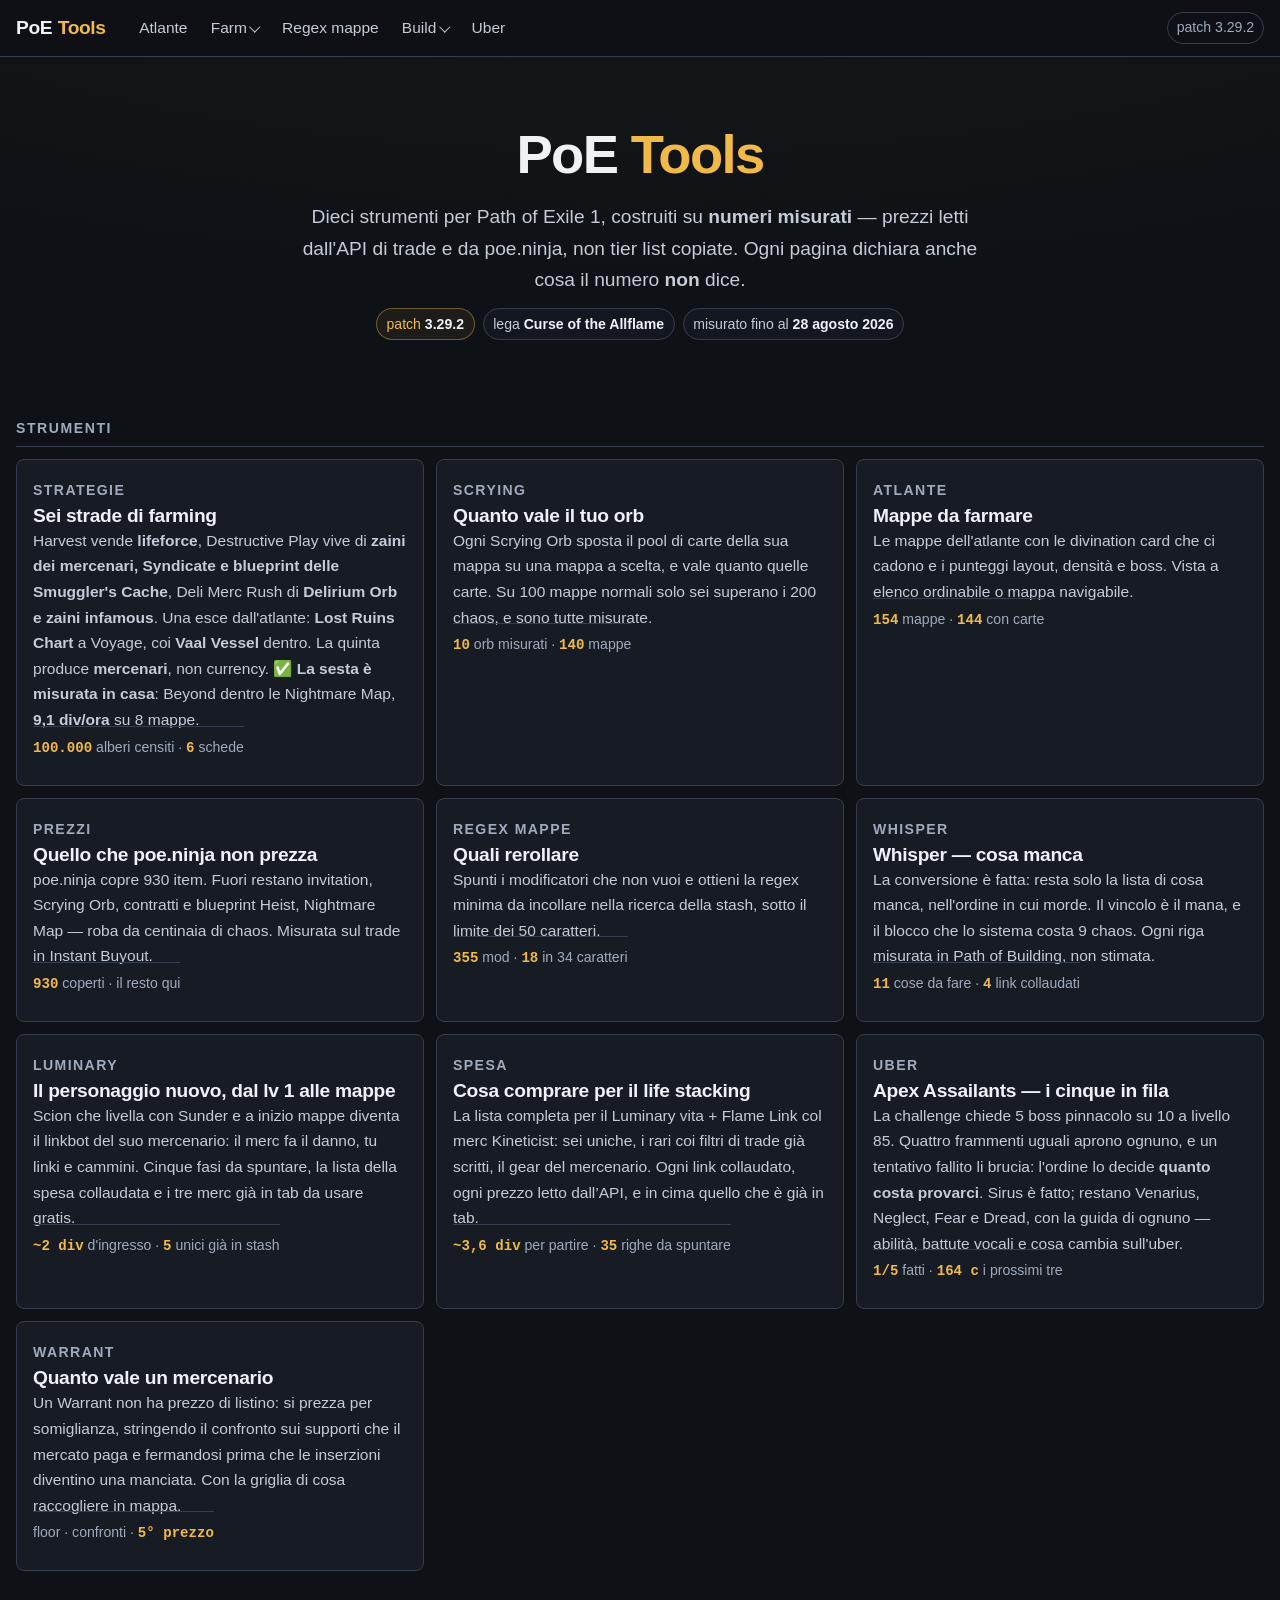
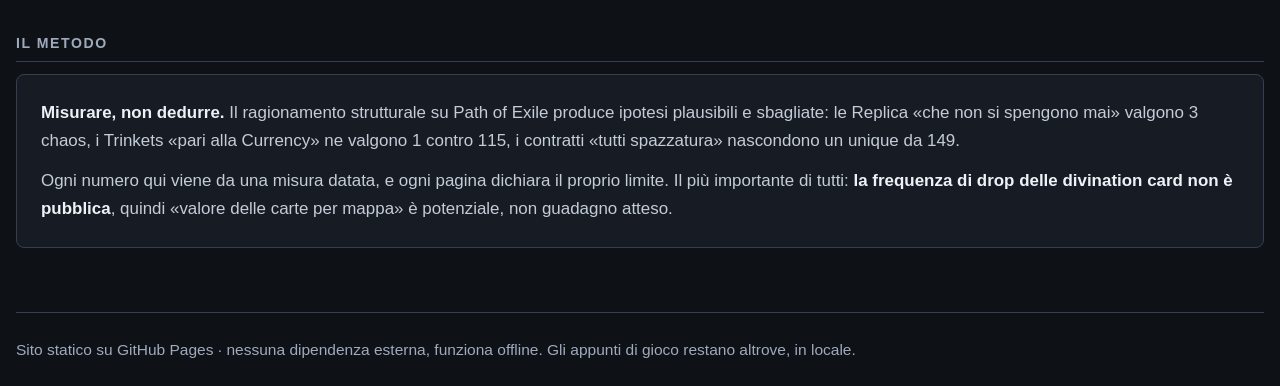
<file: index.html>
<!doctype html>
<html lang="it">
<head>
<meta charset="utf-8">
<meta name="viewport" content="width=device-width, initial-scale=1">
<title>PoE Tools — strumenti misurati per Path of Exile</title>
<meta name="description" content="Dieci strumenti per Path of Exile 1 costruiti su numeri misurati: i cinque uber della challenge Apex Assailants, atlante e divination card, valore degli Scrying Orb, quello che poe.ninja non prezza, regex per i mod di mappa, valore dei warrant dei mercenari.">
<link rel="stylesheet" href="stile.css">
<link rel="icon" href="favicon.svg" type="image/svg+xml">
<style>
  .hero{padding:var(--s8) 0 var(--s7);text-align:center}
  .hero h1{font-size:clamp(2.2rem,6vw,3.4rem);letter-spacing:-.03em;margin-bottom:var(--s3)}
  .hero h1 span{color:var(--gold)}
  .hero .sub{color:var(--muted);font-size:var(--t-md);max-width:44rem;margin:0 auto}
  .hero .badges{justify-content:center}

  .griglia{display:grid;gap:var(--s3);grid-template-columns:repeat(auto-fit,minmax(20rem,1fr))}
  .strumento{display:flex;flex-direction:column;gap:var(--s2);padding:var(--s4) var(--s4) var(--s5)}
  .strumento .etichetta{
    font-size:var(--t-xs);text-transform:uppercase;letter-spacing:.1em;
    color:var(--label);font-weight:600;
  }
  .strumento h3{font-size:var(--t-md)}
  .strumento p{color:var(--muted);font-size:var(--t-sm);flex:1}
  .strumento .dato{
    width:100%;margin-top:var(--s2);padding-top:var(--s3);
    border-top:1px solid var(--line);
    font-size:var(--t-xs);color:var(--label);
  }
  .strumento .dato b{color:var(--gold);font-family:var(--mono);font-weight:600}

  .metodo{margin-top:var(--s8)}
  .metodo .card{padding:var(--s5)}
  .metodo p{color:var(--muted);margin-bottom:var(--s3)}
  .metodo p:last-child{margin-bottom:0}
  .metodo b{color:var(--text)}
</style>
</head>
<body>

<nav class="nav">
  <div class="nav-in">
    <a class="marchio" href="index.html">PoE <span>Tools</span></a>
    <div class="nav-link">
      <a href="atlante/">Atlante</a>
      <button type="button" class="nav-gruppo" aria-controls="giu-farm" aria-expanded="true">Farm</button>
      <a href="mappe/">Regex mappe</a>
      <button type="button" class="nav-gruppo" aria-controls="giu-build" aria-expanded="true">Build</button>
      <a href="uber/">Uber</a>
    </div>
    <span class="nav-patch">patch 3.29.2</span>
  </div>
  <div class="nav-giu" id="giu-farm">
    <div class="nav-giu-in">
      <a href="strategie/">Strategie</a>
      <a href="farming/">Prezzi</a>
      <a href="scrying/">Scrying</a>
      <a href="warrant/">Warrant</a>
    </div>
  </div>
  <div class="nav-giu" id="giu-build">
    <div class="nav-giu-in">
      <a href="whisper/">Whisper</a>
      <a href="luminary/">Luminary</a>
      <a href="spesa/">Spesa</a>
    </div>
  </div>
</nav>

<div class="wrap">

  <header class="hero">
    <h1>PoE <span>Tools</span></h1>
    <p class="sub">Dieci strumenti per Path of Exile 1, costruiti su <b>numeri misurati</b> — prezzi letti dall'API di trade e da poe.ninja, non tier list copiate. Ogni pagina dichiara anche cosa il numero <b>non</b> dice.</p>
    <div class="badges">
      <span class="badge oro">patch <b>3.29.2</b></span>
      <span class="badge">lega <b>Curse of the Allflame</b></span>
      <span class="badge">misurato fino al <b>28 agosto 2026</b></span>
    </div>
  </header>

  <h2 class="sec">Strumenti</h2>
  <div class="griglia">

    <a class="card strumento" href="strategie/">
      <span class="etichetta">Strategie</span>
      <h3>Sei strade di farming</h3>
      <p>Harvest vende <b>lifeforce</b>, Destructive Play vive di <b>zaini dei mercenari, Syndicate e blueprint delle Smuggler's Cache</b>, Deli Merc Rush di <b>Delirium Orb e zaini infamous</b>. Una esce dall'atlante: <b>Lost Ruins Chart</b> a Voyage, coi <b>Vaal Vessel</b> dentro. La quinta produce <b>mercenari</b>, non currency. ✅ <b>La sesta è misurata in casa</b>: Beyond dentro le Nightmare Map, <b>9,1 div/ora</b> su 8 mappe.</p>
      <span class="dato"><b>100.000</b> alberi censiti · <b>6</b> schede</span>
    </a>

    <a class="card strumento" href="scrying/">
      <span class="etichetta">Scrying</span>
      <h3>Quanto vale il tuo orb</h3>
      <p>Ogni Scrying Orb sposta il pool di carte della sua mappa su una mappa a scelta, e vale quanto quelle carte. Su 100 mappe normali solo sei superano i 200 chaos, e sono tutte misurate.</p>
      <span class="dato"><b>10</b> orb misurati · <b>140</b> mappe</span>
    </a>

    <a class="card strumento" href="atlante/">
      <span class="etichetta">Atlante</span>
      <h3>Mappe da farmare</h3>
      <p>Le mappe dell'atlante con le divination card che ci cadono e i punteggi layout, densità e boss. Vista a elenco ordinabile o mappa navigabile.</p>
      <span class="dato"><b>154</b> mappe · <b>144</b> con carte</span>
    </a>

    <a class="card strumento" href="farming/">
      <span class="etichetta">Prezzi</span>
      <h3>Quello che poe.ninja non prezza</h3>
      <p>poe.ninja copre 930 item. Fuori restano invitation, Scrying Orb, contratti e blueprint Heist, Nightmare Map — roba da centinaia di chaos. Misurata sul trade in Instant Buyout.</p>
      <span class="dato"><b>930</b> coperti · il resto qui</span>
    </a>

    <a class="card strumento" href="mappe/">
      <span class="etichetta">Regex mappe</span>
      <h3>Quali rerollare</h3>
      <p>Spunti i modificatori che non vuoi e ottieni la regex minima da incollare nella ricerca della stash, sotto il limite dei 50 caratteri.</p>
      <span class="dato"><b>355</b> mod · <b>18</b> in 34 caratteri</span>
    </a>

    <a class="card strumento" href="whisper/">
      <span class="etichetta">Whisper</span>
      <h3>Whisper — cosa manca</h3>
      <p>La conversione è fatta: resta solo la lista di cosa manca, nell'ordine in cui morde. Il vincolo è il mana, e il blocco che lo sistema costa 9 chaos. Ogni riga misurata in Path of Building, non stimata.</p>
      <span class="dato"><b>11</b> cose da fare · <b>4</b> link collaudati</span>
    </a>

    <a class="card strumento" href="luminary/">
      <span class="etichetta">Luminary</span>
      <h3>Il personaggio nuovo, dal lv 1 alle mappe</h3>
      <p>Scion che livella con Sunder e a inizio mappe diventa il linkbot del suo mercenario: il merc fa il danno, tu linki e cammini. Cinque fasi da spuntare, la lista della spesa collaudata e i tre merc già in tab da usare gratis.</p>
      <span class="dato"><b>~2 div</b> d'ingresso · <b>5</b> unici già in stash</span>
    </a>

    <a class="card strumento" href="spesa/">
      <span class="etichetta">Spesa</span>
      <h3>Cosa comprare per il life stacking</h3>
      <p>La lista completa per il Luminary vita + Flame Link col merc Kineticist: sei uniche, i rari coi filtri di trade gi&agrave; scritti, il gear del mercenario. Ogni link collaudato, ogni prezzo letto dall&rsquo;API, e in cima quello che &egrave; gi&agrave; in tab.</p>
      <span class="dato"><b>~3,6 div</b> per partire &middot; <b>35</b> righe da spuntare</span>
    </a>

    <a class="card strumento" href="uber/">
      <span class="etichetta">Uber</span>
      <h3>Apex Assailants — i cinque in fila</h3>
      <p>La challenge chiede 5 boss pinnacolo su 10 a livello 85. Quattro frammenti uguali aprono ognuno, e un tentativo fallito li brucia: l'ordine lo decide <b>quanto costa provarci</b>. Sirus è fatto; restano Venarius, Neglect, Fear e Dread, con la guida di ognuno — abilità, battute vocali e cosa cambia sull'uber.</p>
      <span class="dato"><b>1/5</b> fatti · <b>164 c</b> i prossimi tre</span>
    </a>

    <a class="card strumento" href="warrant/">
      <span class="etichetta">Warrant</span>
      <h3>Quanto vale un mercenario</h3>
      <p>Un Warrant non ha prezzo di listino: si prezza per somiglianza, stringendo il confronto sui supporti che il mercato paga e fermandosi prima che le inserzioni diventino una manciata. Con la griglia di cosa raccogliere in mappa.</p>
      <span class="dato">floor · confronti · <b>5&deg; prezzo</b></span>
    </a>

  </div>

  <section class="metodo">
    <h2 class="sec">Il metodo</h2>
    <div class="card">
      <p><b>Misurare, non dedurre.</b> Il ragionamento strutturale su Path of Exile produce ipotesi plausibili e sbagliate: le Replica «che non si spengono mai» valgono 3 chaos, i Trinkets «pari alla Currency» ne valgono 1 contro 115, i contratti «tutti spazzatura» nascondono un unique da 149.</p>
      <p>Ogni numero qui viene da una misura datata, e ogni pagina dichiara il proprio limite. Il più importante di tutti: <b>la frequenza di drop delle divination card non è pubblica</b>, quindi «valore delle carte per mappa» è potenziale, non guadagno atteso.</p>
    </div>
  </section>

  <footer class="pie">
    Sito statico su GitHub Pages · nessuna dipendenza esterna, funziona offline.
    Gli appunti di gioco restano altrove, in locale.
  </footer>

</div>
<script src="menu.js" defer></script>
</body>
</html>
</file>
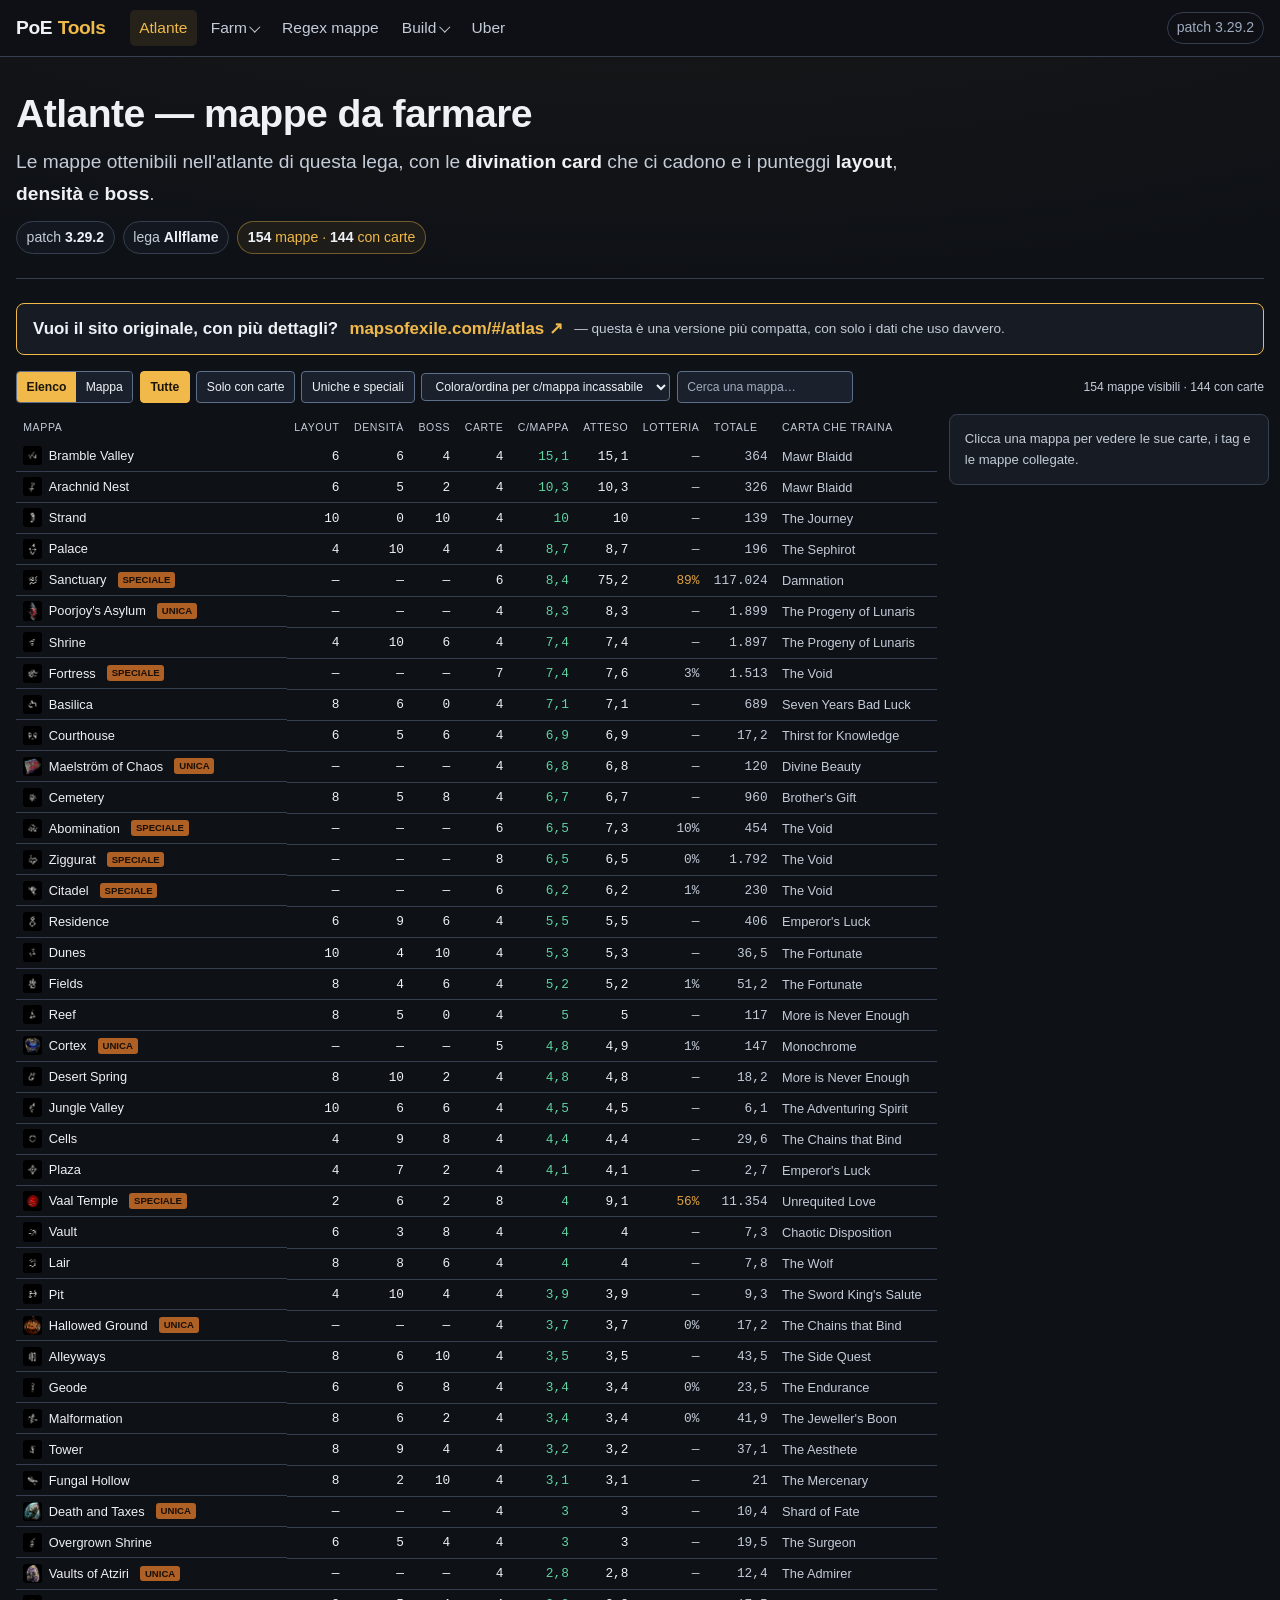
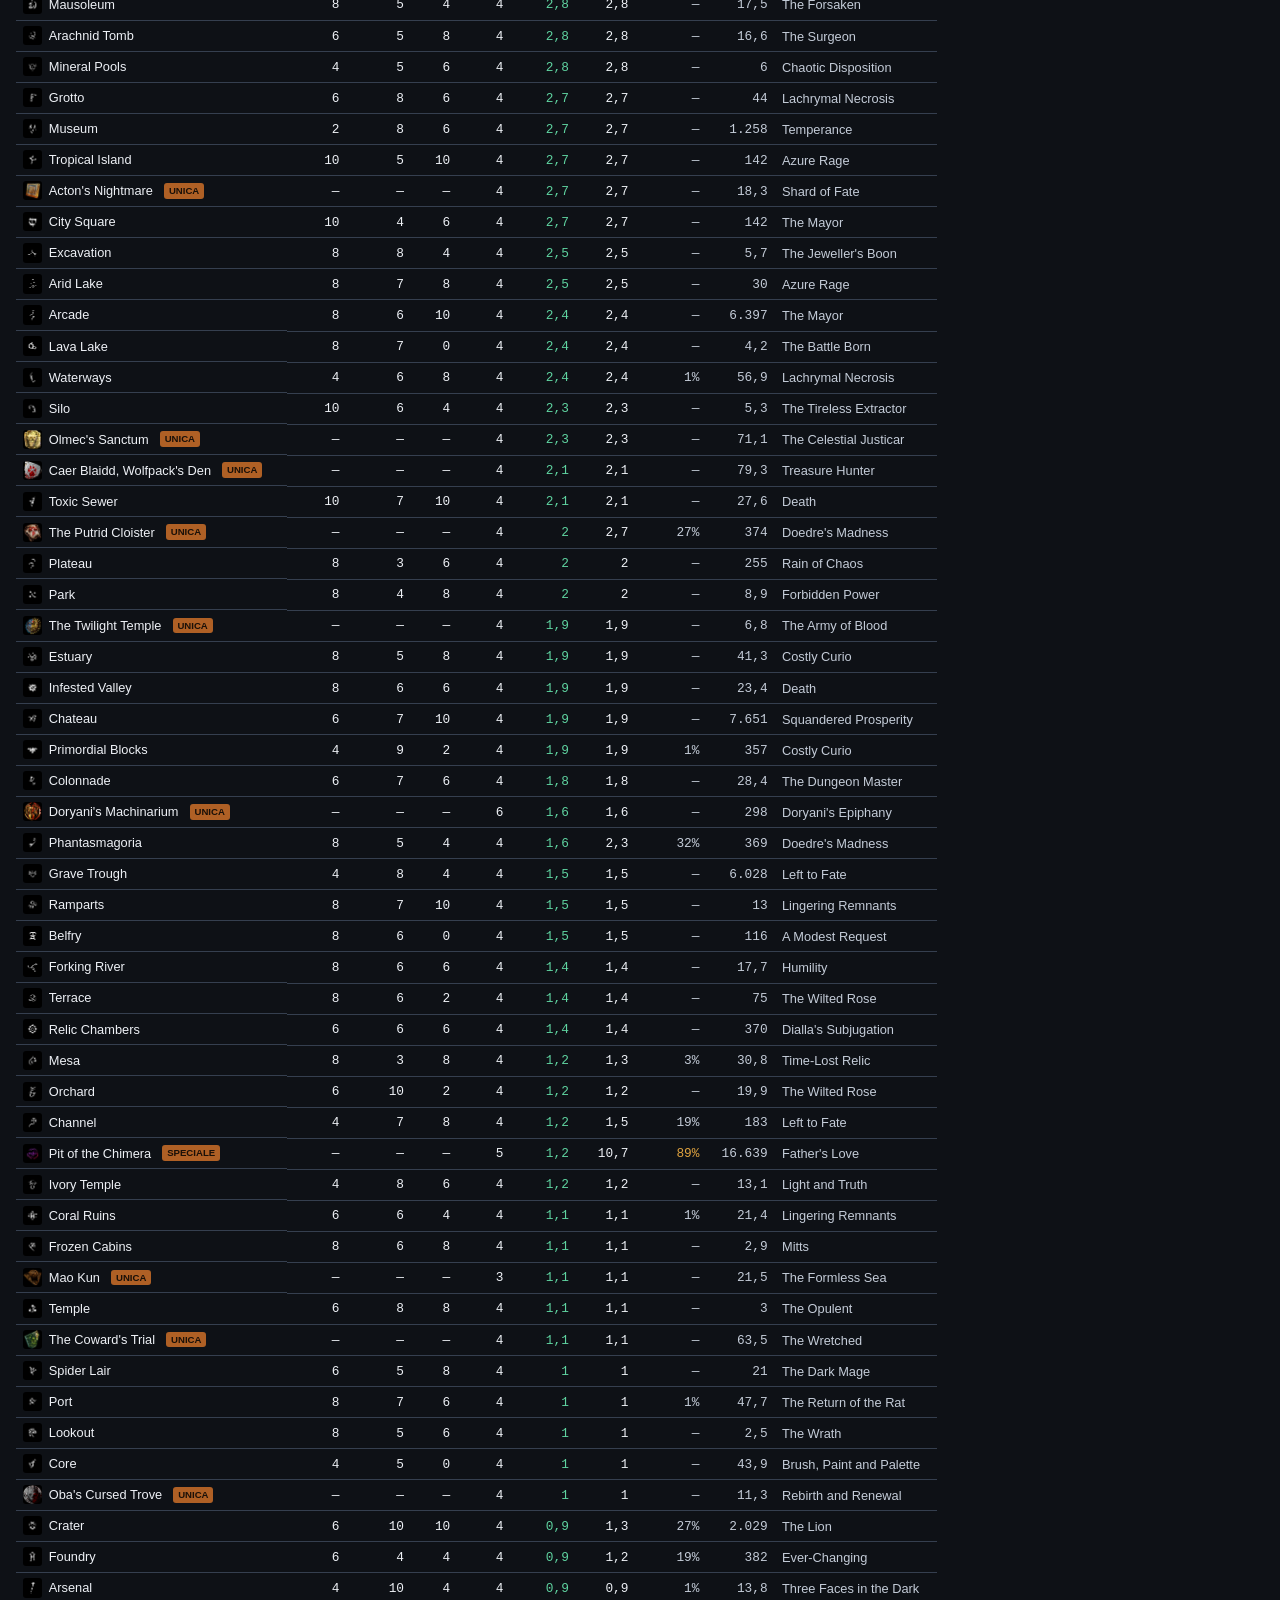
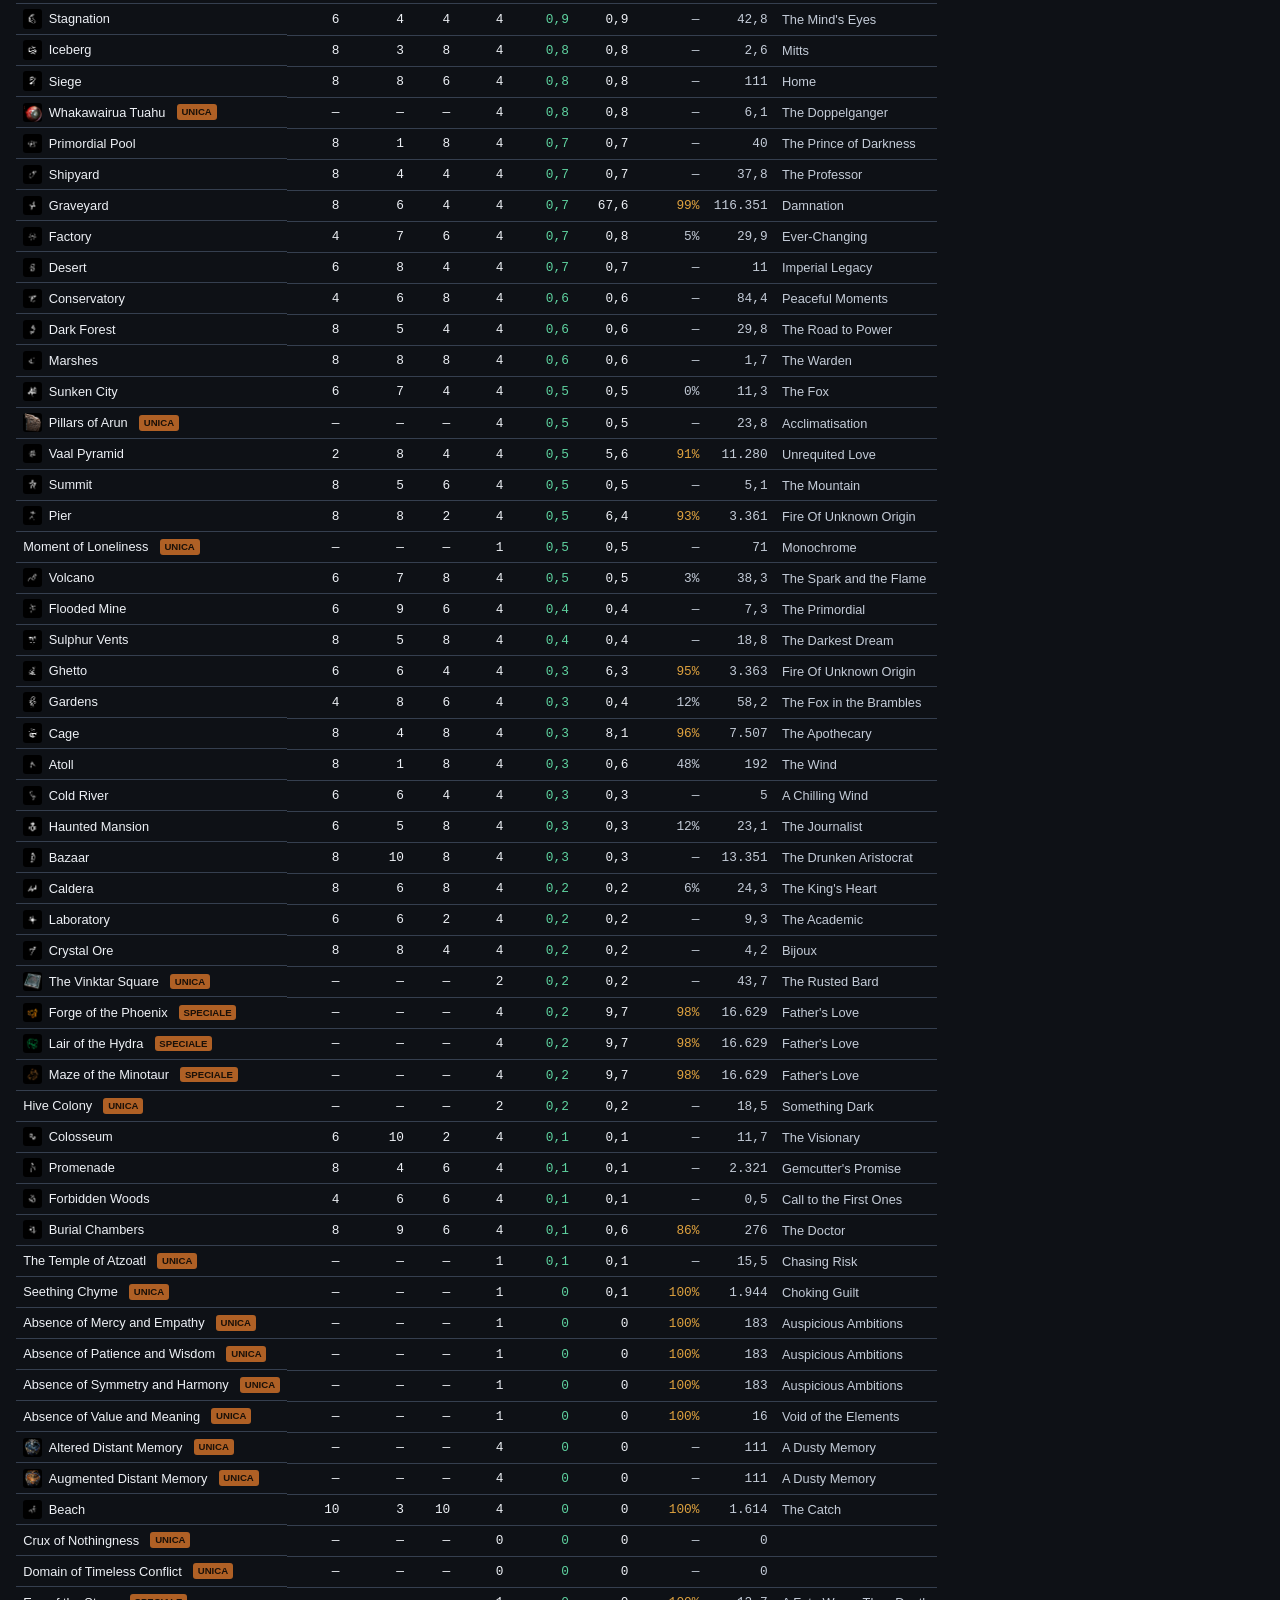
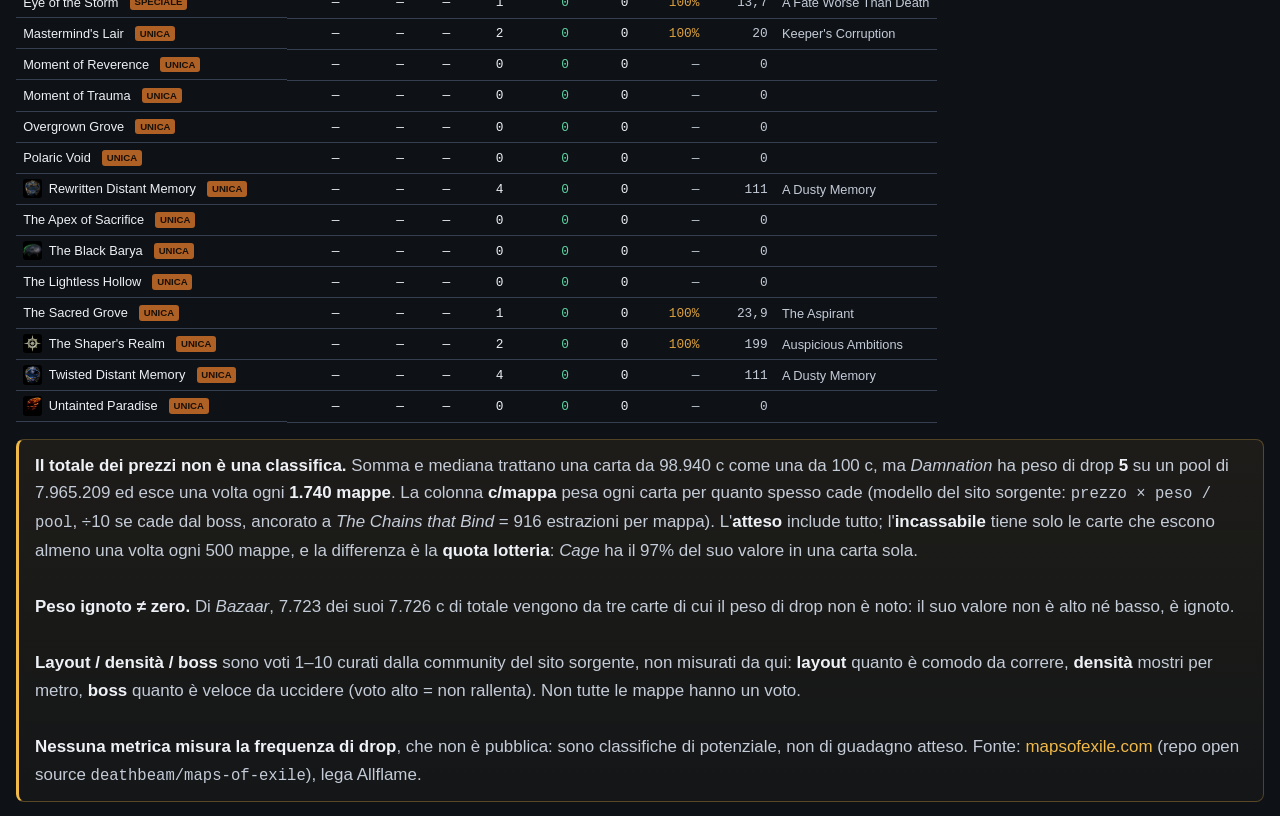
<file: atlante/index.html>
<!doctype html>
<html lang="it">
<head>
<meta charset="utf-8">
<meta name="viewport" content="width=device-width, initial-scale=1">
<title>Atlante — mappe da farmare, carte e punteggi</title>
<link rel="stylesheet" href="../stile.css">
<link rel="icon" href="../favicon.svg" type="image/svg+xml">
<style>
  img.ic{width:1.2rem;height:1.2rem;object-fit:contain;vertical-align:middle;border-radius:3px;background:#000}

  .esterno{display:flex;align-items:center;gap:.7rem;background:var(--panel);border:1px solid var(--gold);
           border-radius:8px;padding:.7rem 1rem;margin:0 0 1rem;flex-wrap:wrap}
  .esterno b{color:var(--text)}
  .esterno a{font-weight:600}
  .esterno span{color:var(--muted);font-size:.85rem}

  .barra{display:flex;gap:.4rem;flex-wrap:wrap;align-items:center;margin-bottom:.7rem}
  .barra button,.barra select,.barra input{font-size:.76rem;padding:.3rem .6rem;border-radius:4px;
    background:#1a212c;color:var(--text);border:1px solid var(--line2)}
  .barra button{cursor:pointer}
  .barra button.on{background:var(--gold);color:#1b1608;border-color:var(--gold);font-weight:600}
  .barra .vista{display:flex;border:1px solid var(--line2);border-radius:4px;overflow:hidden}
  .barra .vista button{border:0;border-radius:0}
  .barra input{min-width:11rem}
  .barra .sp{margin-left:auto;color:var(--muted);font-size:.76rem}

  .griglia{display:grid;grid-template-columns:1fr 20rem;gap:.8rem;align-items:start}
  table{width:100%;border-collapse:collapse;font-size:.8rem}
  th{text-align:left;color:var(--muted);font-weight:500;font-size:.66rem;
     text-transform:uppercase;letter-spacing:.06em;padding:.3rem .45rem;cursor:pointer;white-space:nowrap}
  th:hover{color:var(--text)}
  td{padding:.28rem .45rem;border-bottom:1px solid var(--line);white-space:nowrap}
  td.n{text-align:right;font-family:"Source Code Pro",Menlo,monospace}
  td.nome{display:flex;align-items:center;gap:.4rem}
  tbody tr{cursor:pointer}
  tbody tr:hover{background:var(--panel2)}
  tbody tr.sel{background:var(--panel2);outline:1px solid var(--gold)}
  .tag{font-size:.6rem;padding:0 .3rem;border-radius:3px;background:var(--uni);color:#1a1008;margin-left:.3rem}

  /* Vista mappa — struttura e misure riprese dal sito sorgente (mapsofexile.com):
     mondo di 3010,56px (le coordinate del dataset moltiplicate per 3), nodi da
     48px con cornice, etichetta-badge sotto, collegamenti a curva di Bézier. */
  /* user-select:none è essenziale: senza, trascinare la mappa seleziona icone ed
     etichette come fosse testo e tutto si riempie di evidenziazioni blu. */
  .mapparea{position:relative;width:100%;height:70vh;min-height:420px;max-height:760px;background:#000;
            border:1px solid var(--line);border-radius:8px;overflow:hidden;cursor:grab;touch-action:none;
            user-select:none;-webkit-user-select:none}
  .mapparea.trascina{cursor:grabbing}
  .mondo{position:absolute;left:0;top:0;width:3010.56px;height:3010.56px;transform-origin:0 0}
  /* Senza questo, trascinare partendo da un'icona avvia il drag nativo del
     browser — compare il fantasma dell'immagine invece di spostare la mappa. */
  .mondo img{-webkit-user-drag:none;user-select:none;pointer-events:none}
  .sfondoAtlante{position:absolute;left:-6px;top:-6px;width:3010.56px;height:3010.56px}
  .mondo svg{position:absolute;inset:0;width:100%;height:100%;overflow:visible;pointer-events:none}
  .link{stroke:#000;stroke-width:1;fill:none}

  .nodo{position:absolute;width:48px;height:48px;cursor:pointer;z-index:2}
  .nodo .cornice{width:48px;height:48px;padding:1px;display:block;
                 background-image:url("img/cornice-mappa.png");background-repeat:round}
  .nodo .cornice img{width:47px;height:47px;
                     filter:contrast(10) sepia(1) saturate(100) hue-rotate(300deg) saturate(100)}
  /* le uniche mostrano l'icona originale, senza cornice e senza virata al rosso */
  .nodo.unica .cornice{background-image:none}
  .nodo.unica .cornice img{filter:none}
  .nodo.sel{z-index:6}
  .nodo.sel .cornice{outline:2px solid #fff;outline-offset:-1px}
  .nodo.spento{opacity:.25}

  .etich{position:absolute;left:24px;top:50.4px;transform:translateX(-50%);
         font-size:12px;font-weight:700;line-height:12px;padding:4.2px 7.8px;border-radius:6px;
         color:#dc3545;background:#212529;border:1px solid #212529;
         white-space:nowrap;pointer-events:none;z-index:1}
  .nodo.unica .etich{color:#af6025}
  .nodo.sel .etich{color:#fff;border-color:#fff}
  .controlliMappa{position:absolute;right:.5rem;bottom:.5rem;z-index:20;display:flex;flex-direction:column;gap:.25rem}
  .controlliMappa button{width:1.9rem;height:1.9rem;border-radius:4px;background:rgba(23,29,39,.92);
                        color:var(--text);border:1px solid var(--line2);cursor:pointer;font-size:1rem;line-height:1}
  .controlliMappa button:hover{border-color:var(--gold);color:var(--gold)}

  .modaleMappa{position:fixed;inset:0;background:rgba(5,4,3,.88);z-index:100;
               display:flex;align-items:center;justify-content:center;padding:2.2rem}
  .modaleMappa[hidden]{display:none}
  .modaleMappaContenuto{position:relative;width:100%;height:100%;max-width:100rem;
                         background:#050403;border:1px solid var(--line2);border-radius:8px;overflow:hidden}
  .modaleMappaContenuto .mapparea{width:100%;height:100%;min-height:0;max-height:none;border:0;border-radius:0}
  .chiudiModale{position:absolute;top:.6rem;right:.6rem;z-index:30;padding:.4rem .8rem;border-radius:4px;
                background:rgba(23,29,39,.92);color:var(--text);border:1px solid var(--line2);
                cursor:pointer;font-size:.8rem}
  .chiudiModale:hover{border-color:var(--gold);color:var(--gold)}

  aside{background:var(--panel);border:1px solid var(--line);border-radius:8px;padding:.8rem .9rem;
        position:sticky;top:.6rem;max-height:calc(100vh - 2rem);overflow:auto}
  aside h2{margin:0 0 .1rem;font-size:1.05rem;display:flex;align-items:center;gap:.4rem}
  aside .meta{color:var(--muted);font-size:.76rem;margin-bottom:.6rem}
  aside .kpi{display:grid;grid-template-columns:1fr 1fr;gap:.4rem;margin-bottom:.7rem}
  aside .kpi div{background:var(--panel2);border:1px solid var(--line);border-radius:5px;padding:.35rem .5rem}
  aside .kpi b{display:block;font-size:1.05rem}
  aside .kpi span{font-size:.62rem;color:var(--label);text-transform:uppercase;letter-spacing:.06em}
  aside .rate{display:flex;gap:.5rem;margin-bottom:.6rem}
  aside .rate div{flex:1;background:var(--panel2);border:1px solid var(--line);border-radius:5px;
                  padding:.3rem .4rem;text-align:center}
  aside .rate b{display:block;font-size:1rem}
  aside .rate span{font-size:.6rem;color:var(--label);text-transform:uppercase}
  aside .tags{margin-bottom:.6rem}
  aside .tags span{display:inline-block;font-size:.64rem;color:var(--muted);border:1px solid var(--line);
                   border-radius:3px;padding:.05rem .35rem;margin:0 .25rem .25rem 0}
  aside .carta{display:flex;align-items:center;gap:.4rem;padding:.2rem 0;border-bottom:1px solid var(--line)}
  aside .carta img{width:1.5rem;height:2rem;object-fit:cover;border-radius:2px;background:#000}
  aside .carta b{flex:1;font-weight:400;font-size:.78rem}
  aside .carta span{font-family:"Source Code Pro",Menlo,monospace;font-size:.76rem;color:var(--good)}
  aside .collegate a{display:block;font-size:.78rem;margin:.1rem 0}
  .vuoto{color:var(--muted);font-size:.82rem}

  @media(max-width:960px){ .griglia{grid-template-columns:1fr} aside{position:static;max-height:none}
    table{display:block;overflow-x:auto} }
</style>
</head>
<body>

<nav class="nav">
  <div class="nav-in">
    <a class="marchio" href="../index.html">PoE <span>Tools</span></a>
    <div class="nav-link">
      <a href="../atlante/" aria-current="page">Atlante</a>
      <button type="button" class="nav-gruppo" aria-controls="giu-farm" aria-expanded="true">Farm</button>
      <a href="../mappe/">Regex mappe</a>
      <button type="button" class="nav-gruppo" aria-controls="giu-build" aria-expanded="true">Build</button>
      <a href="../uber/">Uber</a>
    </div>
    <span class="nav-patch">patch 3.29.2</span>
  </div>
  <div class="nav-giu" id="giu-farm">
    <div class="nav-giu-in">
      <a href="../strategie/">Strategie</a>
      <a href="../farming/">Prezzi</a>
      <a href="../scrying/">Scrying</a>
      <a href="../warrant/">Warrant</a>
    </div>
  </div>
  <div class="nav-giu" id="giu-build">
    <div class="nav-giu-in">
      <a href="../whisper/">Whisper</a>
      <a href="../luminary/">Luminary</a>
      <a href="../spesa/">Spesa</a>
    </div>
  </div>
</nav>

<div class="wrap">
  <header class="testata">
    <h1>Atlante — mappe da farmare</h1>
    <p class="sub">Le mappe ottenibili nell'atlante di questa lega, con le <b>divination card</b> che ci cadono e i punteggi <b>layout</b>, <b>densità</b> e <b>boss</b>.</p>
    <div class="badges">
      <span class="badge">patch <b>3.29.2</b></span>
      <span class="badge">lega <b>Allflame</b></span>
      <span class="badge oro"><b>154</b> mappe · <b>144</b> con carte</span>
    </div>
  </header>

  <div class="esterno">
    <b>Vuoi il sito originale, con più dettagli?</b>
    <a href="https://mapsofexile.com/#/atlas" target="_blank" rel="noopener">mapsofexile.com/#/atlas ↗</a>
    <span>— questa è una versione più compatta, con solo i dati che uso davvero.</span>
  </div>

  <div class="barra">
    <div class="vista">
      <button data-v="elenco" class="on">Elenco</button>
      <button data-v="mappa">Mappa</button>
    </div>
    <button data-f="tutte" class="on">Tutte</button>
    <button data-f="carte">Solo con carte</button>
    <button data-f="speciali">Uniche e speciali</button>
    <select id="colora">
      <option value="incassabile">Colora/ordina per c/mappa incassabile</option>
      <option value="ev">per c/mappa atteso</option>
      <option value="totale">per totale (metrica vecchia)</option>
      <option value="mediana">per mediana (metrica vecchia)</option>
      <option value="nCarte">per numero di carte</option>
    </select>
    <input id="cerca" type="search" placeholder="Cerca una mappa…">
    <span class="sp" id="conta"></span>
  </div>

  <div class="griglia">
    <div id="vistaElenco">
      <table id="cl">
        <thead><tr>
          <th data-k="nome">Mappa</th>
          <th data-k="layout" class="n">Layout</th><th data-k="density" class="n">Densità</th><th data-k="boss" class="n">Boss</th>
          <th data-k="nCarte" class="n">Carte</th>
          <th data-k="incassabile" class="n">c/mappa</th><th data-k="ev" class="n">Atteso</th><th data-k="lotteria" class="n">Lotteria</th>
          <th data-k="totale" class="n">Totale</th>
          <th>Carta che traina</th>
        </tr></thead>
        <tbody></tbody>
      </table>
    </div>
    <div id="vistaMappa" hidden>
      <div class="mapparea" id="mapparea">
        <div class="mondo" id="mondo">
          <img class="sfondoAtlante" src="img/atlante-sfondo.webp" alt="" draggable="false">
          <svg id="linee"></svg>
        </div>
        <div class="controlliMappa">
          <button id="zoomIn" title="Ingrandisci">+</button>
          <button id="zoomOut" title="Rimpicciolisci">−</button>
          <button id="zoomReset" title="Adatta alla finestra">⤢</button>
          <button id="apriGrande" title="Apri più grande">⛶</button>
        </div>
      </div>
      <p id="suggerimentoMappa" style="font-size:.74rem;color:var(--muted);margin:.4rem 0 0">Rotella per zoomare, trascina per spostarti. Sull'atlante compaiono le 135 mappe con un'icona: le altre 19 voci — arene di boss e contenuto di lega — restano solo nell'elenco.</p>
    </div>
    <aside id="pan"><div class="vuoto">Clicca una mappa per vedere le sue carte, i tag e le mappe collegate.</div></aside>
  </div>

  <div class="avviso">
    <b>Il totale dei prezzi non è una classifica.</b> Somma e mediana trattano una carta da 98.940 c come una da 100 c, ma <em>Damnation</em> ha peso di drop <b>5</b> su un pool di 7.965.209 ed esce una volta ogni <b>1.740 mappe</b>. La colonna <b>c/mappa</b> pesa ogni carta per quanto spesso cade (modello del sito sorgente: <code>prezzo × peso / pool</code>, ÷10 se cade dal boss, ancorato a <em>The Chains that Bind</em> = 916 estrazioni per mappa). L'<b>atteso</b> include tutto; l'<b>incassabile</b> tiene solo le carte che escono almeno una volta ogni 500 mappe, e la differenza è la <b>quota lotteria</b>: <em>Cage</em> ha il 97% del suo valore in una carta sola.
    <br><br><b>Peso ignoto ≠ zero.</b> Di <em>Bazaar</em>, 7.723 dei suoi 7.726 c di totale vengono da tre carte di cui il peso di drop non è noto: il suo valore non è alto né basso, è ignoto.
    <br><br><b>Layout / densità / boss</b> sono voti 1–10 curati dalla community del sito sorgente, non misurati da qui: <b>layout</b> quanto è comodo da correre, <b>densità</b> mostri per metro, <b>boss</b> quanto è veloce da uccidere (voto alto = non rallenta). Non tutte le mappe hanno un voto.
    <br><br><b>Nessuna metrica misura la frequenza di drop</b>, che non è pubblica: sono classifiche di potenziale, non di guadagno atteso. Fonte: <a href="https://mapsofexile.com" target="_blank" rel="noopener">mapsofexile.com</a> (repo open source <code>deathbeam/maps-of-exile</code>), lega <span id="lega"></span>.
  </div>
</div>

<div class="modaleMappa" id="modaleMappa" hidden>
  <div class="modaleMappaContenuto" id="modaleMappaContenuto">
    <button class="chiudiModale" id="chiudiModale" title="Chiudi">✕ Chiudi</button>
  </div>
</div>

<script>
let D=null, vista="elenco", filtro="tutte", campo="incassabile", sel=null, cerca="";
const q = s => document.querySelector(s);
// I prezzi in chaos non hanno bisogno dei centesimi: sopra 100 si arrotonda
// all'intero, sotto si tiene un decimale perche' li' la differenza conta.
const chaos = v => (v >= 100 ? Math.round(v) : Math.round(v * 10) / 10)
  .toLocaleString('it-IT', { maximumFractionDigits: 1 });
const iconaMappa = n => n.icona ? `img/mappe/${n.icona.split("/").pop()}.png` : "";
const iconaCarta = c => c.arte ? `img/carte/${c.arte}.png` : "";

const visibile = n => {
  if (cerca && !n.nome.toLowerCase().includes(cerca)) return false;
  if (filtro==="carte") return n.nCarte>0;
  if (filtro==="speciali") return n.tipo!=="map";
  return true;
};

function ordinati(){
  return D.mappe.slice().sort((a,b) => {
    if (campo==="layout"||campo==="density"||campo==="boss") return (b.rating[campo]||0)-(a.rating[campo]||0);
    return (b[campo]||0)-(a[campo]||0);
  });
}

function ridisegna(){
  q("#vistaElenco").hidden = vista!=="elenco";
  q("#vistaMappa").hidden = vista!=="mappa";
  if (vista==="elenco") elenco(); else mappa();
  q("#conta").textContent = D.mappe.filter(visibile).length + " mappe visibili · " + D.mappe.filter(n=>n.nCarte).length + " con carte";
}

function elenco(){
  const arr = ordinati().filter(visibile);
  q("#cl tbody").innerHTML = arr.map(n=>`
    <tr data-nome="${n.nome}" class="${sel===n.nome?'sel':''}">
      <td class="nome">${n.icona?`<img class="ic" src="${iconaMappa(n)}" loading="lazy">`:''}${n.nome}${n.tipo!=="map"?`<span class="tag">${n.tipo==='unique map'?'UNICA':'SPECIALE'}</span>`:''}</td>
      <td class="n">${n.rating.layout ?? '—'}</td>
      <td class="n">${n.rating.density ?? '—'}</td>
      <td class="n">${n.rating.boss ?? '—'}</td>
      <td class="n">${n.nCarte}</td>
      <td class="n" style="color:var(--good)">${chaos(n.incassabile)}</td>
      <td class="n">${chaos(n.ev)}</td>
      <td class="n" style="color:${n.lotteria>=.5?'var(--warn,#e0a030)':'var(--muted)'}">${n.lotteria?Math.round(n.lotteria*100)+'%':'—'}</td>
      <td class="n" style="color:var(--muted)">${chaos(n.totale)}</td>
      <td style="color:var(--muted)">${n.carte[0]?n.carte[0].nome:''}</td>
    </tr>`).join("");
  q("#cl tbody").querySelectorAll("tr").forEach(tr => tr.onclick = () => { sel = tr.dataset.nome; ridisegna(); pannello(); });
}

// ---------- vista Mappa: mondo fisso 3010.56x3010.56, zoom/pan via transform ----------
const MONDO_LATO = 3010.56;
let zoom = { scala: 1, tx: 0, ty: 0 };

function applicaZoom(){
  q("#mondo").style.transform = `translate(${zoom.tx}px,${zoom.ty}px) scale(${zoom.scala})`;
}
function adattaZoom(){
  const vp = q("#mapparea");
  const w = vp.clientWidth, h = vp.clientHeight;
  if (!w || !h) return;
  zoom.scala = Math.min(w, h) / MONDO_LATO * 0.97;
  zoom.tx = (w - MONDO_LATO * zoom.scala) / 2;
  zoom.ty = (h - MONDO_LATO * zoom.scala) / 2;
  applicaZoom();
}

// le coordinate del dataset sono nella scala 0–1003,52: il mondo disegnato è 3x
const SCALA_MONDO = 3;
const RAGGIO_NODO = 24;   // i nodi sono 48px, l'ancora è il loro centro

function mappa(){
  // Sull'atlante si disegnano solo le mappe con un'icona: le altre 19 voci sono
  // arene di boss e contenuto di lega, che senza icona lascerebbero un'etichetta
  // sospesa nel vuoto. Restano comunque nell'elenco.
  const suMappa = D.mappe.filter(n => n.icona);
  const idx = new Map(suMappa.map(n=>[n.nome,n]));
  const cx = n => n.x * SCALA_MONDO, cy = n => n.y * SCALA_MONDO;

  // Collegamenti come curve di Bézier con i punti di controllo alla quota
  // verticale intermedia — è la forma usata dal sito sorgente.
  const linee = [];
  const fatte = new Set();
  suMappa.forEach(n => (n.collegate||[]).forEach(c => {
    const v = idx.get(c);
    if (!v) return;
    const k = [n.nome,c].sort().join("|");
    if (fatte.has(k)) return;
    fatte.add(k);
    const x1 = cx(n), y1 = cy(n), x2 = cx(v), y2 = cy(v), ym = (y1+y2)/2;
    linee.push(`<path class="link" d="M${x1},${y1} C${x1},${ym} ${x2},${ym} ${x2},${y2}"/>`);
  }));
  q("#linee").innerHTML = linee.join("");

  q("#mondo").querySelectorAll(".nodo").forEach(e=>e.remove());
  const frammento = document.createDocumentFragment();
  suMappa.forEach(n => {
    const unica = n.tipo !== "map";
    const d = document.createElement("div");
    d.className = "nodo" + (unica?" unica":"") + (sel===n.nome?" sel":"") + (!visibile(n)?" spento":"");
    d.style.left = (cx(n) - RAGGIO_NODO) + "px";
    d.style.top  = (cy(n) - RAGGIO_NODO) + "px";
    d.title = `${n.nome} — ${chaos(n.totale)} c totale, ${n.nCarte} carte`;
    d.innerHTML =
      `<div class="cornice">${n.icona?`<img src="${iconaMappa(n)}" loading="lazy" alt="" draggable="false">`:""}</div>` +
      `<div class="etich">${n.nome}</div>`;
    d.onclick = () => { sel = n.nome; ridisegna(); pannello(); };
    frammento.appendChild(d);
  });
  q("#mondo").appendChild(frammento);
  if (zoom.scala === 1 && zoom.tx === 0 && zoom.ty === 0) adattaZoom();
  else applicaZoom();
}

(function panZoom(){
  const vp = q("#mapparea");
  vp.addEventListener("wheel", e => {
    e.preventDefault();
    const r = vp.getBoundingClientRect();
    const mx = e.clientX - r.left, my = e.clientY - r.top;
    const fattore = e.deltaY < 0 ? 1.16 : 1/1.16;
    const nuova = Math.min(9, Math.max(0.4, zoom.scala*fattore));
    const wx = (mx - zoom.tx) / zoom.scala, wy = (my - zoom.ty) / zoom.scala;
    zoom.scala = nuova;
    zoom.tx = mx - wx*zoom.scala; zoom.ty = my - wy*zoom.scala;
    applicaZoom();
  }, { passive:false });

  let trasc = null;
  vp.addEventListener("pointerdown", e => {
    if (e.target.closest(".nodo") || e.target.closest(".controlliMappa")) return;
    trasc = { x:e.clientX, y:e.clientY, tx:zoom.tx, ty:zoom.ty };
    vp.classList.add("trascina");
    vp.setPointerCapture(e.pointerId);
  });
  vp.addEventListener("pointermove", e => {
    if (!trasc) return;
    zoom.tx = trasc.tx + (e.clientX-trasc.x);
    zoom.ty = trasc.ty + (e.clientY-trasc.y);
    applicaZoom();
  });
  vp.addEventListener("pointerup", () => { trasc=null; vp.classList.remove("trascina"); });

  q("#zoomIn").onclick = () => { zoom.scala = Math.min(9, zoom.scala*1.35); applicaZoom(); };
  q("#zoomOut").onclick = () => { zoom.scala = Math.max(0.4, zoom.scala/1.35); applicaZoom(); };
  q("#zoomReset").onclick = adattaZoom;
  addEventListener("resize", () => { if (vista==="mappa") adattaZoom(); });
})();

// ---------- modale "più grande": sposta #mapparea dentro, poi lo rimette al suo posto ----------
(function modaleMappa(){
  const modale = q("#modaleMappa"), contenuto = q("#modaleMappaContenuto"), mapparea = q("#mapparea");
  const apri = () => {
    contenuto.insertBefore(mapparea, q("#chiudiModale"));
    modale.hidden = false;
    requestAnimationFrame(() => { adattaZoom(); });
  };
  const chiudi = () => {
    q("#vistaMappa").insertBefore(mapparea, q("#suggerimentoMappa"));
    modale.hidden = true;
    requestAnimationFrame(() => { adattaZoom(); });
  };
  q("#apriGrande").onclick = apri;
  q("#chiudiModale").onclick = chiudi;
  modale.addEventListener("click", e => { if (e.target === modale) chiudi(); });
  addEventListener("keydown", e => { if (e.key === "Escape" && !modale.hidden) chiudi(); });
})();

function pannello(){
  const n = D.mappe.find(x=>x.nome===sel);
  if (!n) return;
  q("#pan").innerHTML = `
    <h2>${n.icona?`<img class="ic" style="width:1.6rem;height:1.6rem" src="${iconaMappa(n)}">`:''}${n.nome}${n.tipo!=="map"?`<span class="tag">${n.tipo==='unique map'?'UNICA':'SPECIALE'}</span>`:''}</h2>
    <div class="meta">${n.tipo} · livello area ${n.livelli.join(', ')}</div>
    <div class="rate">
      <div><b>${n.rating.layout ?? '—'}</b><span>layout</span></div>
      <div><b>${n.rating.density ?? '—'}</b><span>densità</span></div>
      <div><b>${n.rating.boss ?? '—'}</b><span>boss</span></div>
    </div>
    <div class="kpi">
      <div><b>${chaos(n.incassabile)} c</b><span>per mappa · ${n.nCarte} carte</span></div>
      <div><b>${n.lotteria?Math.round(n.lotteria*100)+'%':'0%'}</b><span>quota lotteria</span></div>
    </div>
    ${n.tags.length ? `<div class="tags">${n.tags.map(t=>`<span>${t.replace(/_/g,' ')}</span>`).join("")}</div>` : ""}
    ${n.carte.length
      ? n.carte.map(c=>`<div class="carta">${c.arte?`<img src="${iconaCarta(c)}" loading="lazy">`:''}<b>${c.nome}</b><span>${chaos(c.prezzo)} c${c.ogniNMappe?` · 1 ogni ${c.ogniNMappe<10?c.ogniNMappe:Math.round(c.ogniNMappe)} mappe`:` · peso ignoto`}</span></div>`).join("")
      : `<div class="vuoto">Nessuna divination card nota qui.</div>`}
    ${n.collegate.length ? `<div class="collegate" style="margin-top:.6rem"><b style="font-size:.76rem;color:var(--label)">Collegate</b>${n.collegate.map(c=>`<a href="#" data-nome="${c}">${c}</a>`).join("")}</div>` : ""}
  `;
  q("#pan").querySelectorAll(".collegate a").forEach(a => a.onclick = e => {
    e.preventDefault();
    if (D.mappe.some(m=>m.nome===a.dataset.nome)) { sel = a.dataset.nome; ridisegna(); pannello(); }
  });
}

fetch("atlante.json").then(r=>r.json()).then(d=>{
  D = d;
  q("#lega").textContent = d.lega || "";
  ridisegna();
});

document.querySelectorAll(".vista button").forEach(b => b.onclick = () => {
  document.querySelectorAll(".vista button").forEach(x=>x.classList.remove("on"));
  b.classList.add("on"); vista = b.dataset.v; ridisegna();
});
document.querySelectorAll(".barra > button[data-f]").forEach(b => b.onclick = () => {
  document.querySelectorAll(".barra > button[data-f]").forEach(x=>x.classList.remove("on"));
  b.classList.add("on"); filtro = b.dataset.f; ridisegna();
});
q("#colora").onchange = e => { campo = e.target.value; ridisegna(); };
q("#cerca").oninput = e => { cerca = e.target.value.toLowerCase().trim(); ridisegna(); };
document.querySelectorAll("#cl th[data-k]").forEach(th => th.onclick = () => { campo = th.dataset.k; ridisegna(); });
</script>
<script src="../menu.js" defer></script>
</body>
</html>
</file>
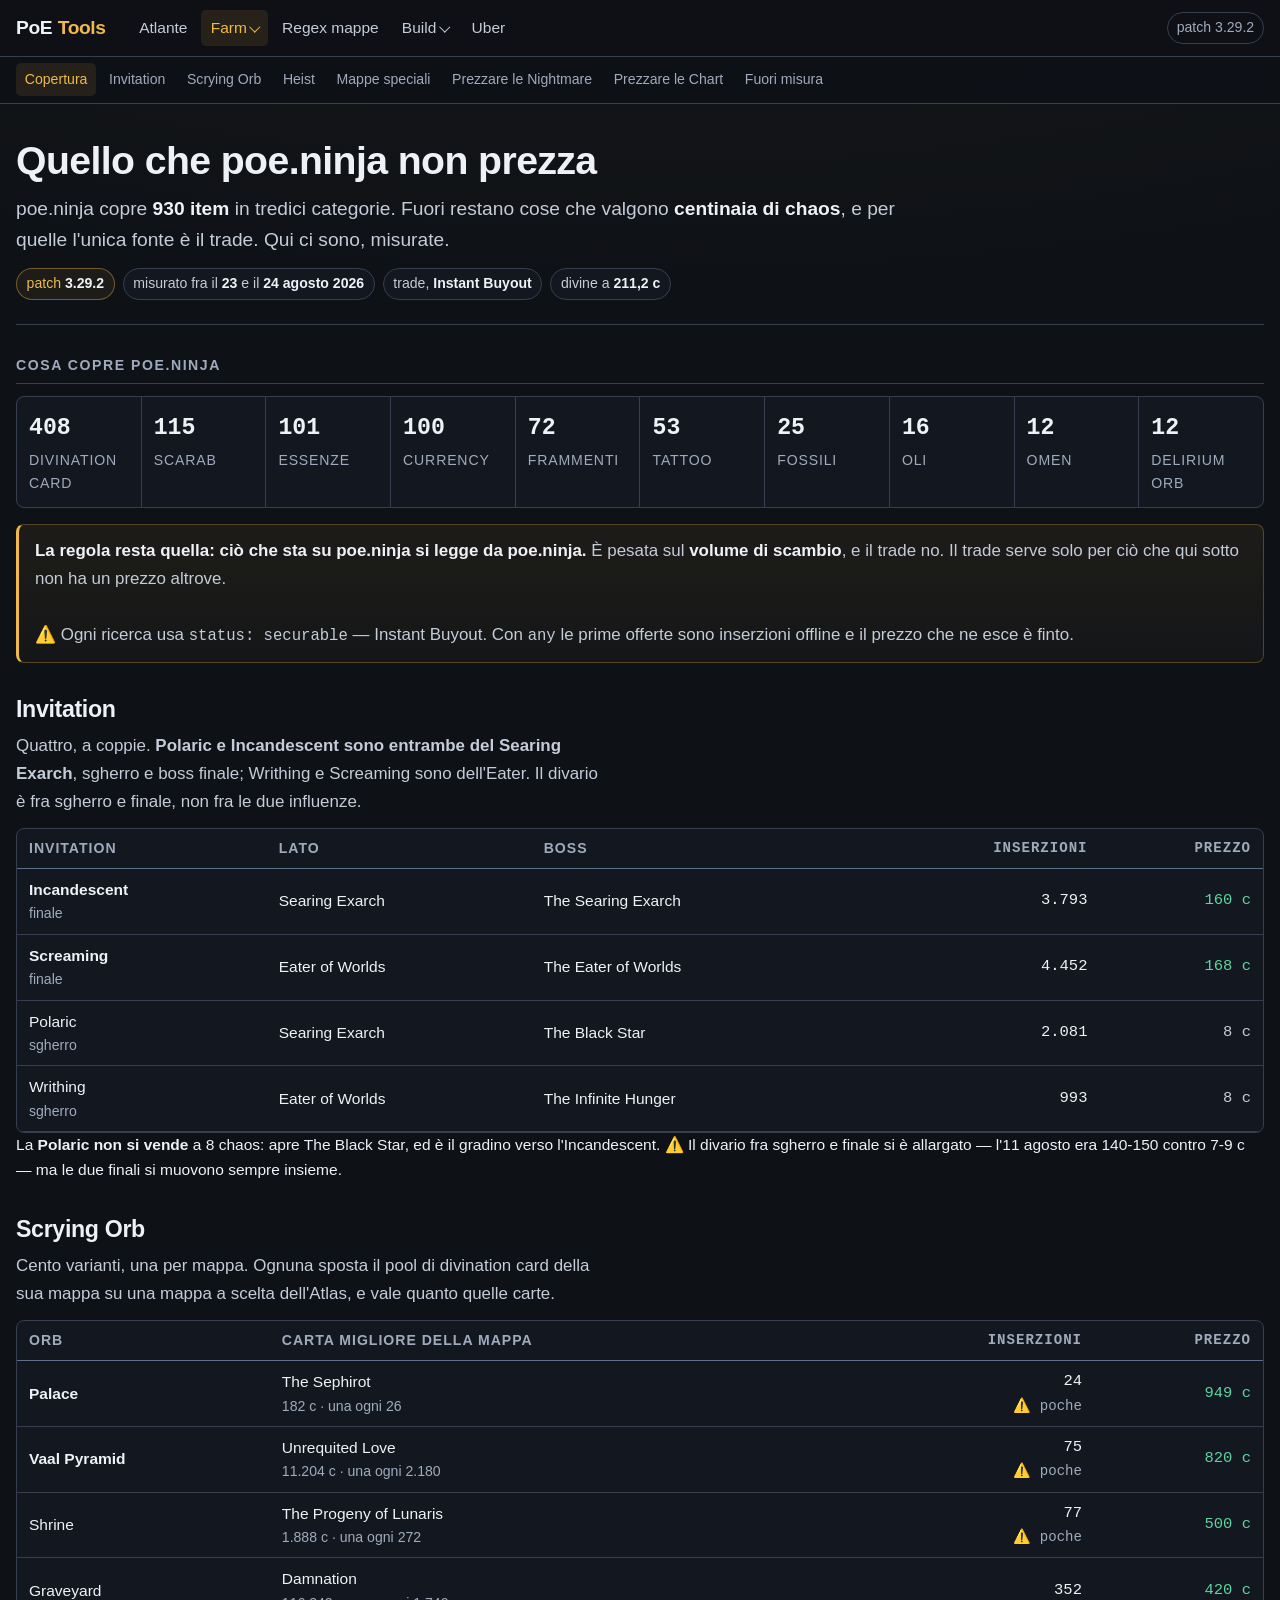
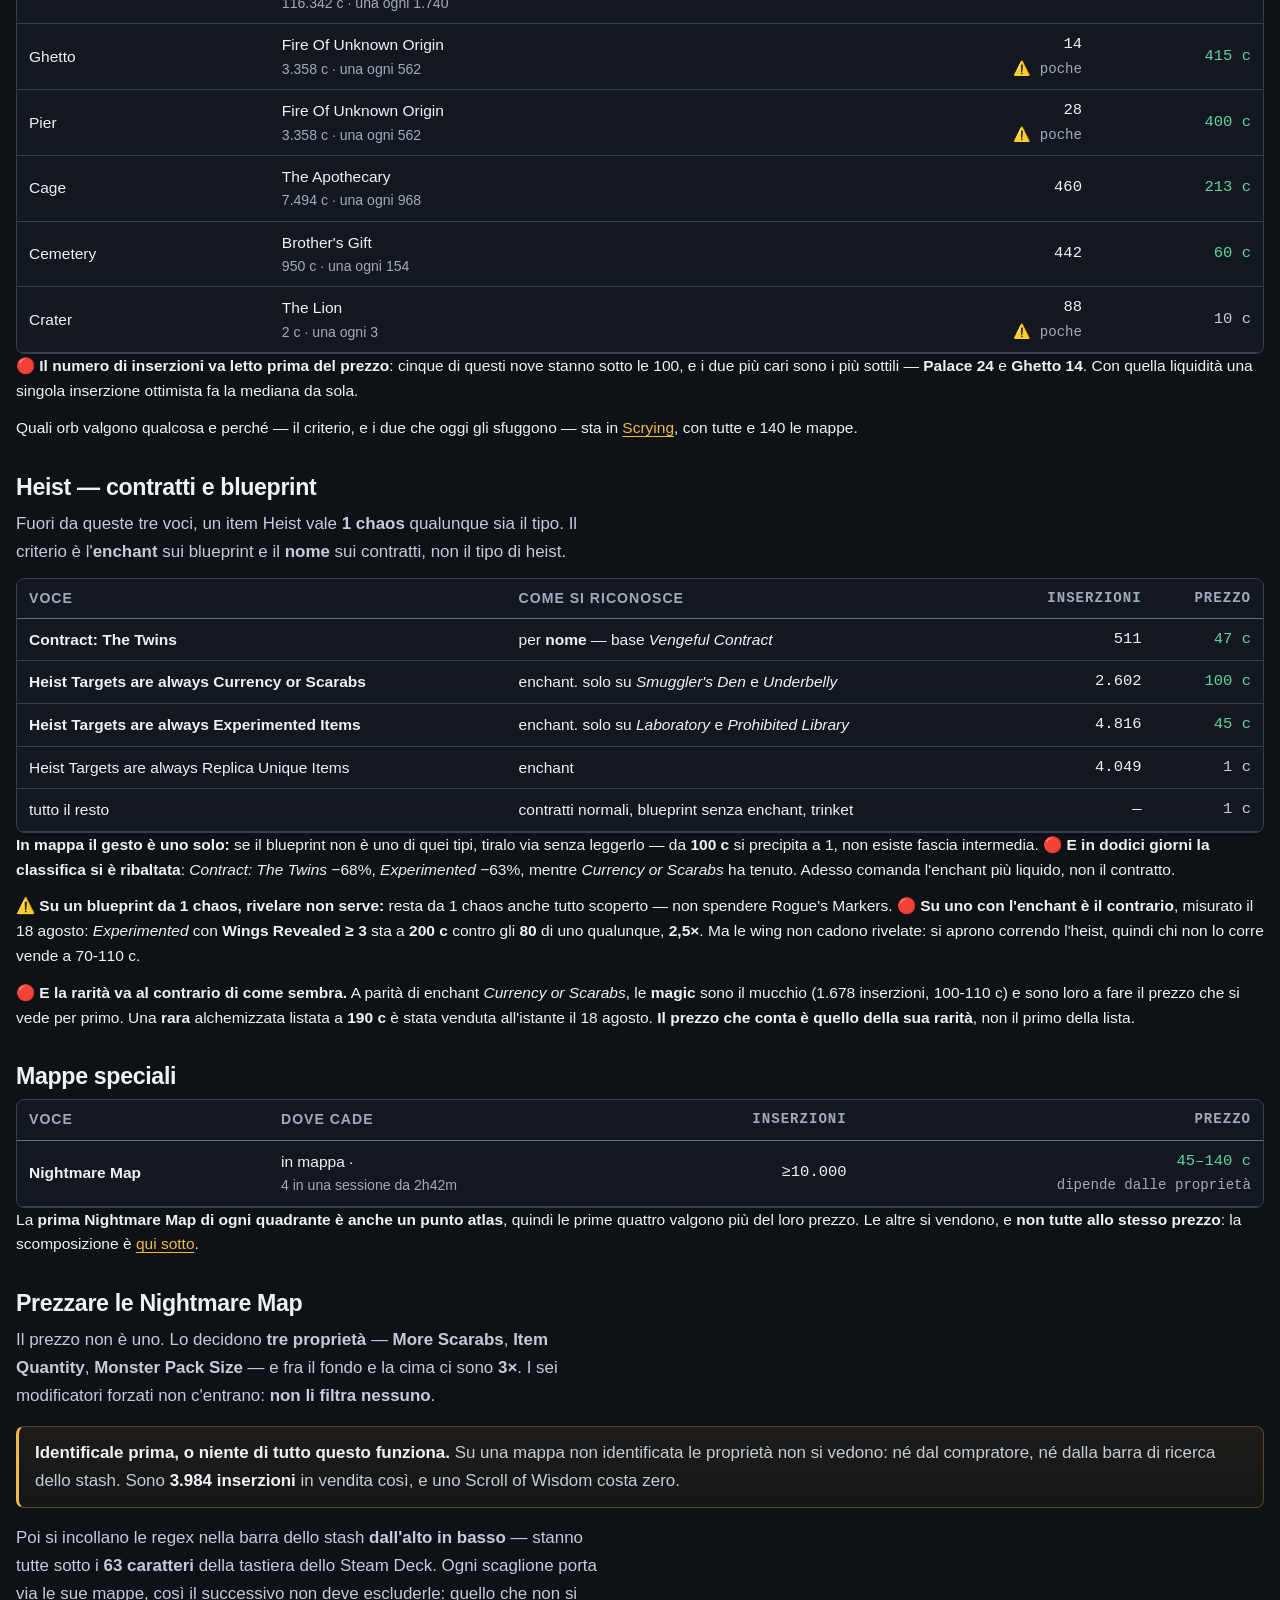
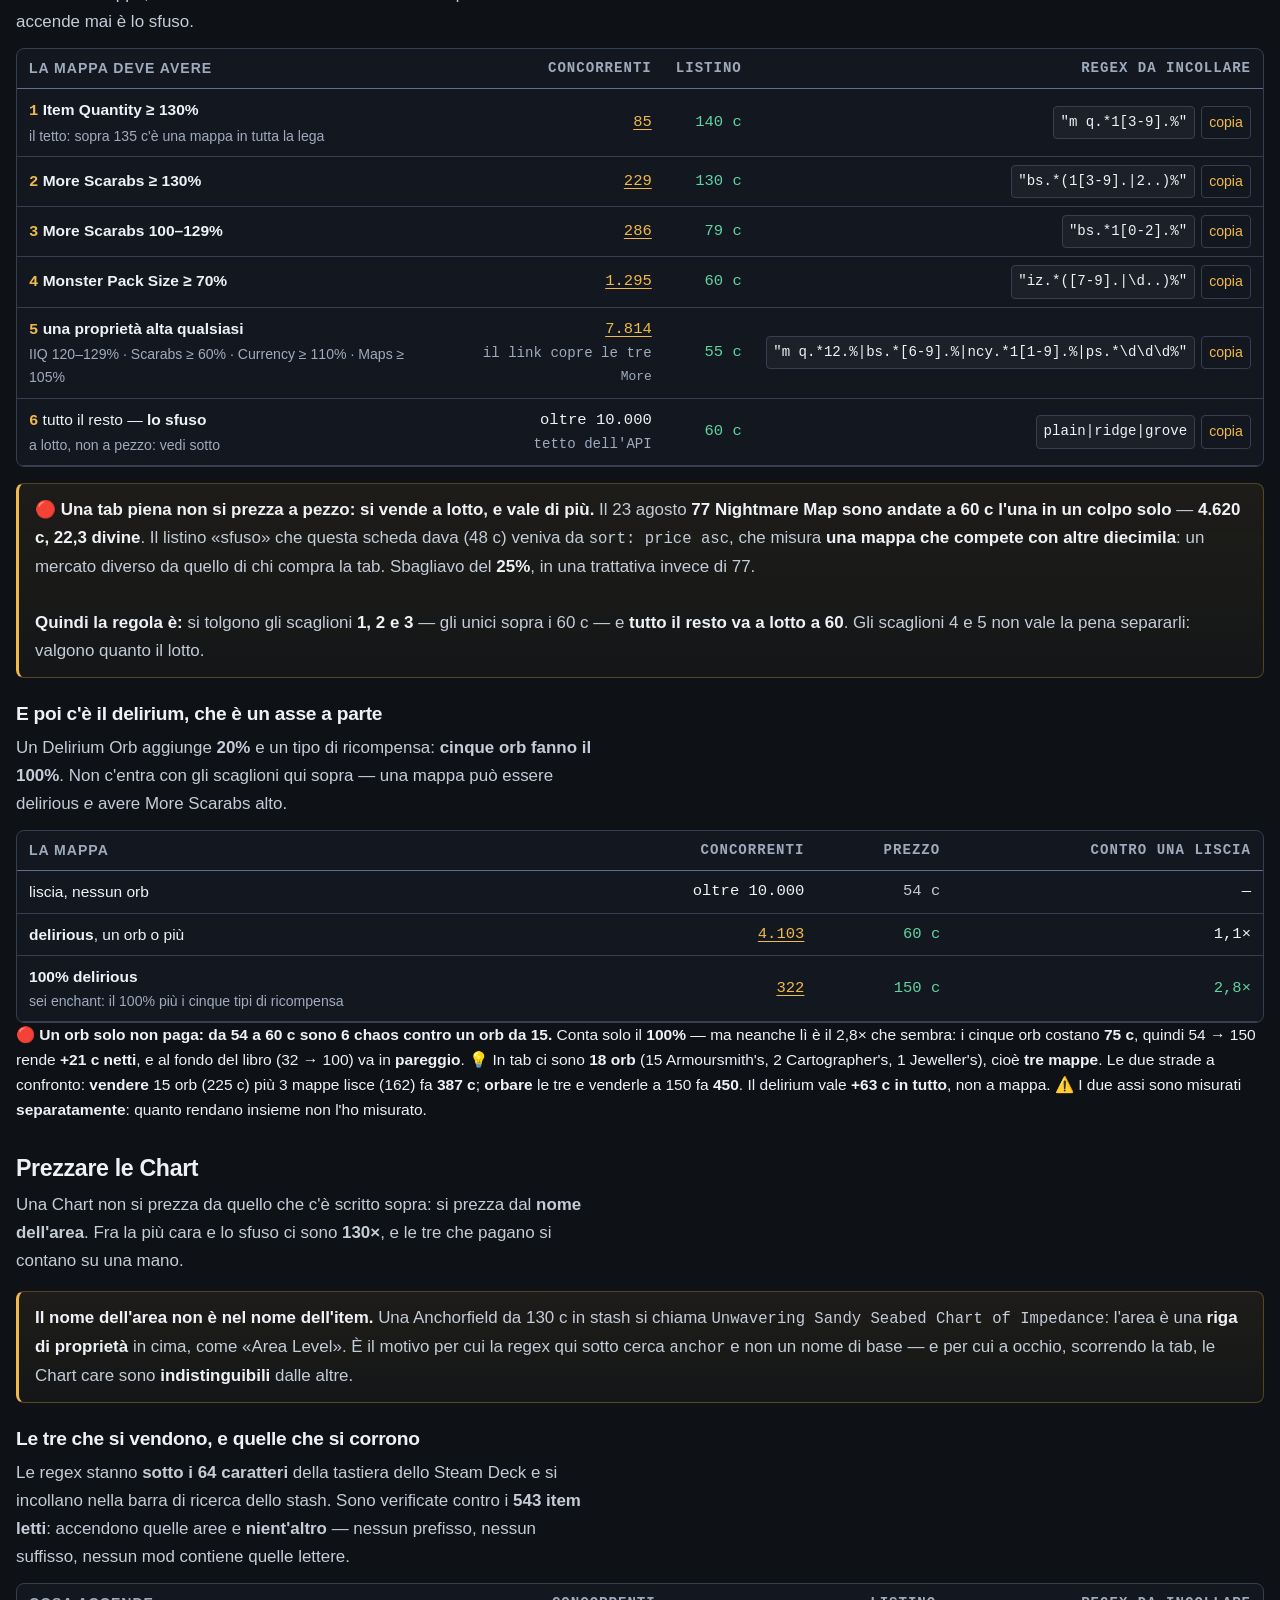
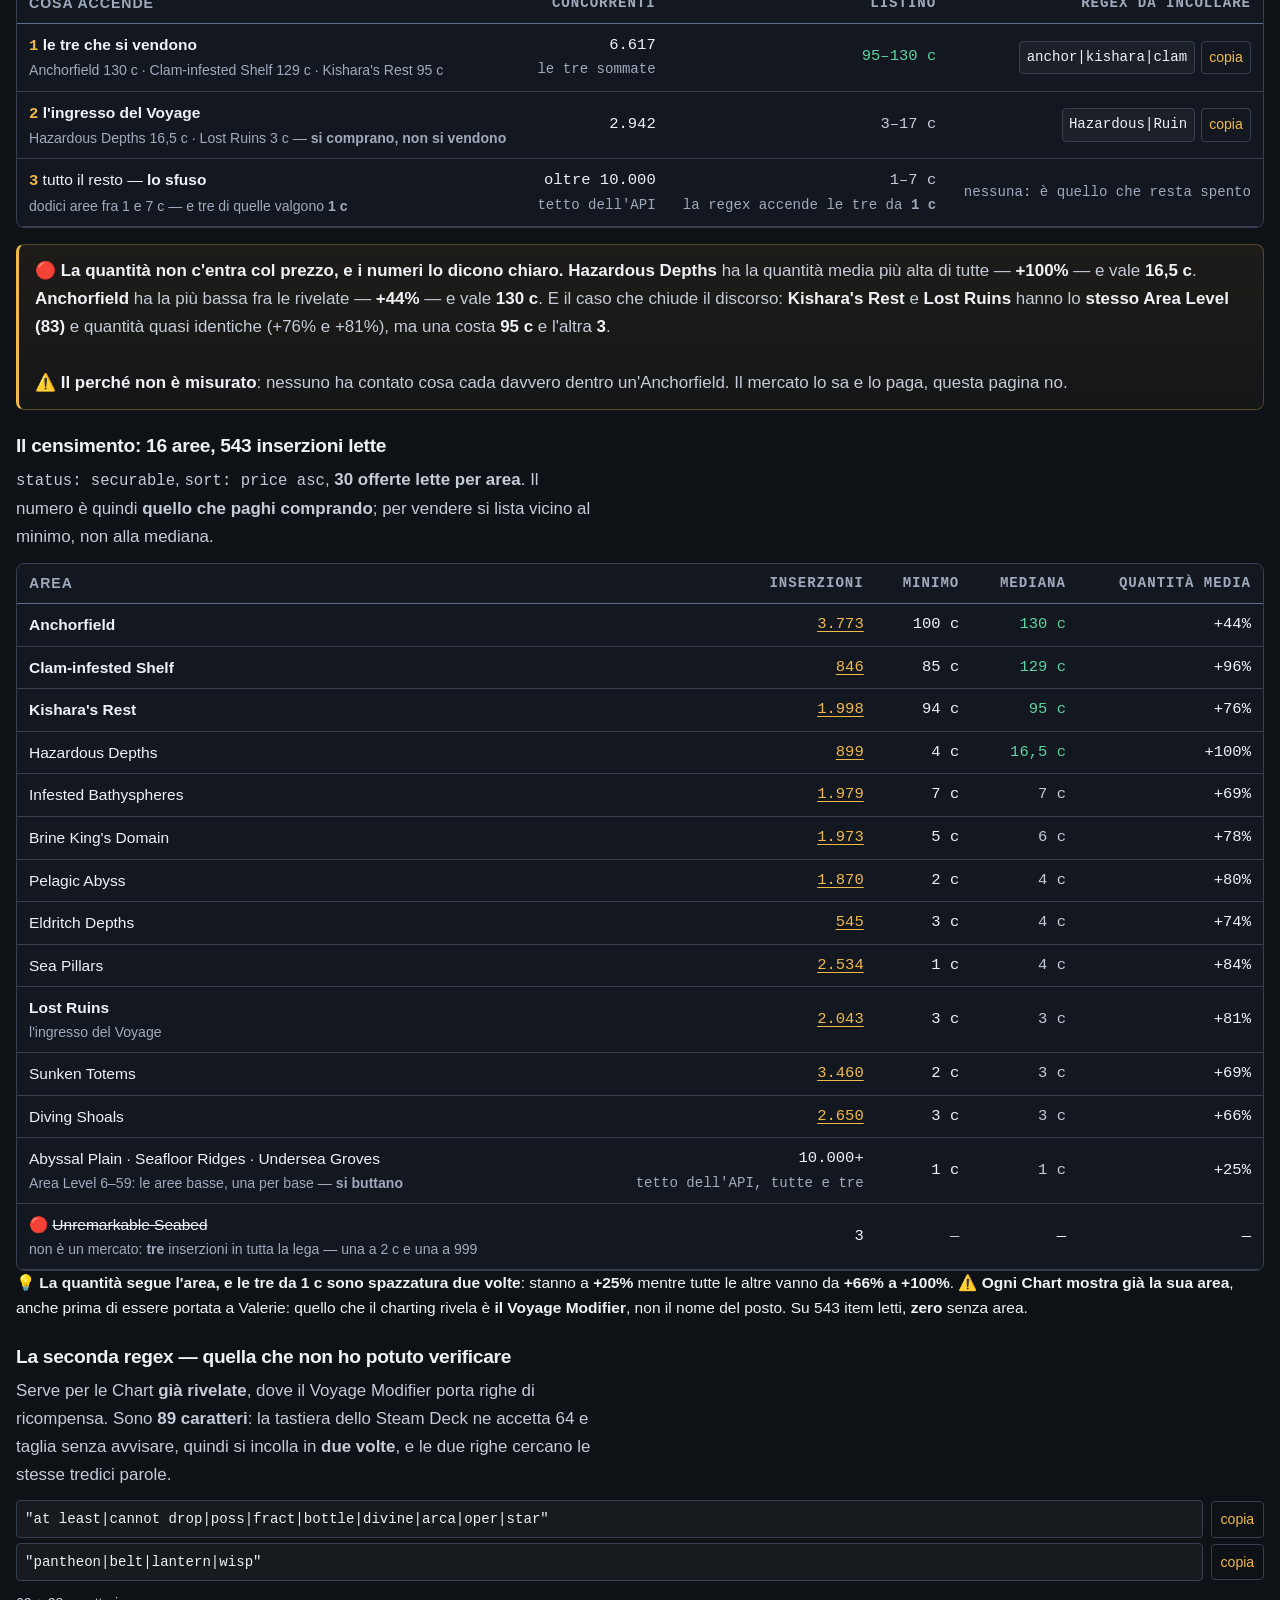
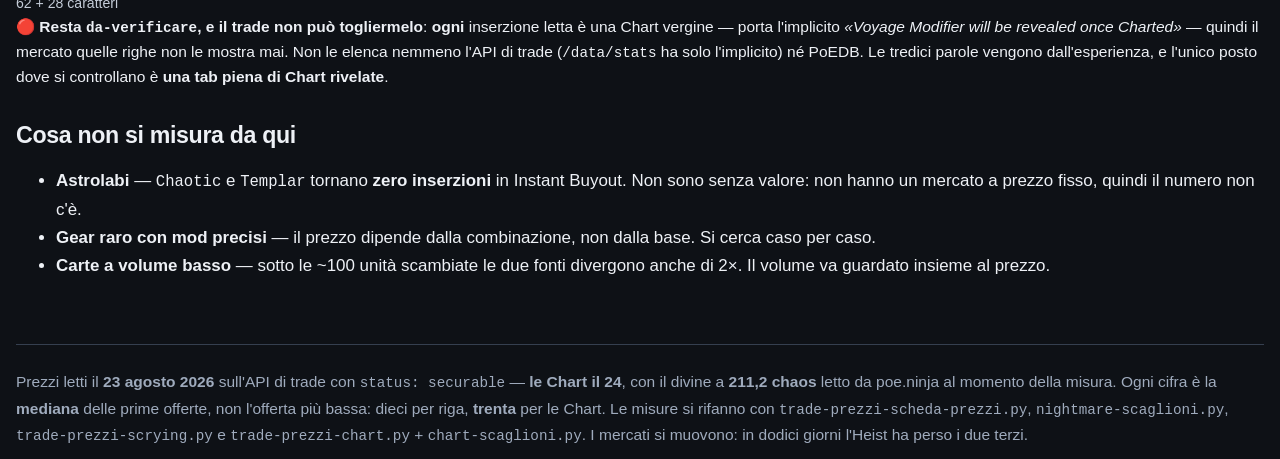
<file: farming/index.html>
<!doctype html>
<html lang="it">
<head>
<meta charset="utf-8">
<meta name="viewport" content="width=device-width, initial-scale=1">
<title>Prezzi — quello che poe.ninja non prezza</title>
<meta name="description" content="I 930 item prezzati da poe.ninja e quelli che restano fuori: invitation, Scrying Orb, contratti e blueprint Heist, Nightmare Map — con i sei scaglioni di prezzo della Nightmare Map e le regex da stash. Misurati sul trade in Instant Buyout.">
<link rel="stylesheet" href="../stile.css">
<link rel="icon" href="../favicon.svg" type="image/svg+xml">
<style>
  .gruppo{margin-top:var(--s6)}
  .gruppo > h2{font-size:var(--t-lg);margin-bottom:var(--s2)}
  /* 62ch e' la misura di lettura giusta per la prosa d'apertura di ogni sezione.
     ⚠️ `:not(.nota)` non e' un dettaglio: una nota e' figlia diretta di .gruppo
     come il paragrafo, e senza l'esclusione si tagliava a meta' sotto una
     tabella a tutta larghezza — sembrava un difetto di allineamento. */
  .gruppo > p:not(.nota){color:var(--muted);max-width:62ch;margin-bottom:var(--s3)}
  .gruppo > p.nota{margin-bottom:var(--s3)}
  .scroll{overflow-x:auto;border:1px solid var(--line);border-radius:var(--r);background:var(--panel2)}
  table{width:100%;border-collapse:collapse}
  .val{color:var(--gold);font-family:var(--mono);font-variant-numeric:tabular-nums;white-space:nowrap}
  .val.basso{color:var(--muted)}
  td .lim{display:block;font-size:var(--t-xs);color:var(--label)}
  .copertura{display:grid;grid-template-columns:repeat(auto-fit,minmax(7.5rem,1fr));gap:1px;
             background:var(--line);border:1px solid var(--line);border-radius:var(--r);overflow:hidden}
  .copertura div{background:var(--panel2);padding:var(--s3);display:flex;flex-direction:column;gap:.1rem}
  .copertura b{font-family:var(--mono);font-size:var(--t-lg);color:var(--text);font-variant-numeric:tabular-nums}
  .copertura span{font-size:var(--t-xs);color:var(--label);text-transform:uppercase;letter-spacing:.06em}
  .gruppo > h3{font-size:var(--t-md);margin:var(--s5) 0 var(--s2)}
  .scaglione{font-family:var(--mono);color:var(--gold);font-weight:700}
</style>
</head>
<body>

<nav class="nav">
  <div class="nav-in">
    <a class="marchio" href="../index.html">PoE <span>Tools</span></a>
    <div class="nav-link">
      <a href="../atlante/">Atlante</a>
      <button type="button" class="nav-gruppo attivo" aria-controls="giu-farm" aria-expanded="true">Farm</button>
      <a href="../mappe/">Regex mappe</a>
      <button type="button" class="nav-gruppo" aria-controls="giu-build" aria-expanded="true">Build</button>
      <a href="../uber/">Uber</a>
    </div>
    <span class="nav-patch">patch 3.29.2</span>
  </div>
  <div class="nav-giu" id="giu-farm">
    <div class="nav-giu-in">
      <a href="../strategie/">Strategie</a>
      <a href="../farming/" aria-current="page">Prezzi</a>
      <a href="../scrying/">Scrying</a>
      <a href="../warrant/">Warrant</a>
    </div>
  </div>
  <div class="nav-giu" id="giu-build">
    <div class="nav-giu-in">
      <a href="../whisper/">Whisper</a>
      <a href="../luminary/">Luminary</a>
      <a href="../spesa/">Spesa</a>
    </div>
  </div>
</nav>

<nav class="sezioni" aria-label="Sezioni di questa pagina">
  <div class="sezioni-in">
    <a href="#copertura">Copertura</a>
    <a href="#invitation">Invitation</a>
    <a href="#scrying">Scrying Orb</a>
    <a href="#heist">Heist</a>
    <a href="#mappe-speciali">Mappe speciali</a>
    <a href="#nightmare">Prezzare le Nightmare</a>
    <a href="#chart">Prezzare le Chart</a>
    <a href="#fuori-misura">Fuori misura</a>
  </div>
</nav>

<div class="wrap">

  <header class="testata">
    <h1>Quello che <span>poe.ninja non prezza</span></h1>
    <p class="sub">poe.ninja copre <b>930 item</b> in tredici categorie. Fuori restano cose che valgono <b>centinaia di chaos</b>, e per quelle l'unica fonte è il trade. Qui ci sono, misurate.</p>
    <div class="badges">
      <span class="badge oro">patch <b>3.29.2</b></span>
      <span class="badge">misurato fra il <b>23</b> e il <b>24 agosto 2026</b></span>
      <span class="badge">trade, <b>Instant Buyout</b></span>
      <span class="badge">divine a <b>211,2 c</b><span class="lim"></span></span>
    </div>
  </header>

  <h2 class="sec" id="copertura">Cosa copre poe.ninja</h2>
  <div class="copertura">
    <div><b>408</b><span>divination card</span></div>
    <div><b>115</b><span>scarab</span></div>
    <div><b>101</b><span>essenze</span></div>
    <div><b>100</b><span>currency</span></div>
    <div><b>72</b><span>frammenti</span></div>
    <div><b>53</b><span>tattoo</span></div>
    <div><b>25</b><span>fossili</span></div>
    <div><b>16</b><span>oli</span></div>
    <div><b>12</b><span>omen</span></div>
    <div><b>12</b><span>delirium orb</span></div>
  </div>

  <div class="avviso">
    <b>La regola resta quella: ciò che sta su poe.ninja si legge da poe.ninja.</b> È pesata sul <b>volume di scambio</b>, e il trade no. Il trade serve solo per ciò che qui sotto non ha un prezzo altrove.<br><br>
    ⚠️ Ogni ricerca usa <code>status: securable</code> — Instant Buyout. Con <code>any</code> le prime offerte sono inserzioni offline e il prezzo che ne esce è finto.
  </div>

  <section class="gruppo" id="invitation">
    <h2>Invitation</h2>
    <p>Quattro, a coppie. <b>Polaric e Incandescent sono entrambe del Searing Exarch</b>, sgherro e boss finale; Writhing e Screaming sono dell'Eater. Il divario è fra sgherro e finale, non fra le due influenze.</p>
    <div class="scroll"><table class="tabella">
      <thead><tr><th>Invitation</th><th>Lato</th><th>Boss</th><th class="n">Inserzioni</th><th class="n">Prezzo</th></tr></thead>
      <tbody>
        <tr><td><b>Incandescent</b><span class="lim">finale</span></td><td>Searing Exarch</td><td>The Searing Exarch</td><td class="n">3.793</td><td class="n val">160 c</td></tr>
        <tr><td><b>Screaming</b><span class="lim">finale</span></td><td>Eater of Worlds</td><td>The Eater of Worlds</td><td class="n">4.452</td><td class="n val">168 c</td></tr>
        <tr><td>Polaric<span class="lim">sgherro</span></td><td>Searing Exarch</td><td>The Black Star</td><td class="n">2.081</td><td class="n val basso">8 c</td></tr>
        <tr><td>Writhing<span class="lim">sgherro</span></td><td>Eater of Worlds</td><td>The Infinite Hunger</td><td class="n">993</td><td class="n val basso">8 c</td></tr>
      </tbody>
    </table></div>
    <p class="nota">La <b>Polaric non si vende</b> a 8 chaos: apre The Black Star, ed è il gradino verso l'Incandescent. ⚠️ Il divario fra sgherro e finale si è allargato — l'11 agosto era 140-150 contro 7-9 c — ma le due finali si muovono sempre insieme.</p>
  </section>

  <section class="gruppo" id="scrying">
    <h2>Scrying Orb</h2>
    <p>Cento varianti, una per mappa. Ognuna sposta il pool di divination card della sua mappa su una mappa a scelta dell'Atlas, e vale quanto quelle carte.</p>
    <div class="scroll"><table class="tabella">
      <thead><tr><th>Orb</th><th>Carta migliore della mappa</th><th class="n">Inserzioni</th><th class="n">Prezzo</th></tr></thead>
      <tbody>
        <tr><td><b>Palace</b></td><td>The Sephirot <span class="lim">182 c · una ogni 26</span></td><td class="n">24 <span class="lim">⚠️ poche</span></td><td class="n val">949 c</td></tr>
        <tr><td><b>Vaal Pyramid</b></td><td>Unrequited Love <span class="lim">11.204 c · una ogni 2.180</span></td><td class="n">75 <span class="lim">⚠️ poche</span></td><td class="n val">820 c</td></tr>
        <tr><td>Shrine</td><td>The Progeny of Lunaris <span class="lim">1.888 c · una ogni 272</span></td><td class="n">77 <span class="lim">⚠️ poche</span></td><td class="n val">500 c</td></tr>
        <tr><td>Graveyard</td><td>Damnation <span class="lim">116.342 c · una ogni 1.740</span></td><td class="n">352</td><td class="n val">420 c</td></tr>
        <tr><td>Ghetto</td><td>Fire Of Unknown Origin <span class="lim">3.358 c · una ogni 562</span></td><td class="n">14 <span class="lim">⚠️ poche</span></td><td class="n val">415 c</td></tr>
        <tr><td>Pier</td><td>Fire Of Unknown Origin <span class="lim">3.358 c · una ogni 562</span></td><td class="n">28 <span class="lim">⚠️ poche</span></td><td class="n val">400 c</td></tr>
        <tr><td>Cage</td><td>The Apothecary <span class="lim">7.494 c · una ogni 968</span></td><td class="n">460</td><td class="n val">213 c</td></tr>
        <tr><td>Cemetery</td><td>Brother's Gift <span class="lim">950 c · una ogni 154</span></td><td class="n">442</td><td class="n val">60 c</td></tr>
        <tr><td>Crater</td><td>The Lion <span class="lim">2 c · una ogni 3</span></td><td class="n">88 <span class="lim">⚠️ poche</span></td><td class="n val basso">10 c</td></tr>
      </tbody>
    </table></div>
    <p class="nota">🔴 <b>Il numero di inserzioni va letto prima del prezzo</b>: cinque di questi nove stanno sotto le 100, e i due più cari sono i più sottili — <b>Palace 24</b> e <b>Ghetto 14</b>. Con quella liquidità una singola inserzione ottimista fa la mediana da sola.</p>
    <p class="nota">Quali orb valgono qualcosa e perché — il criterio, e i due che oggi gli sfuggono — sta in <a href="../scrying/">Scrying</a>, con tutte e 140 le mappe.</p>
  </section>

  <section class="gruppo" id="heist">
    <h2>Heist — contratti e blueprint</h2>
    <p>Fuori da queste tre voci, un item Heist vale <b>1 chaos</b> qualunque sia il tipo. Il criterio è l'<b>enchant</b> sui blueprint e il <b>nome</b> sui contratti, non il tipo di heist.</p>
    <div class="scroll"><table class="tabella">
      <thead><tr><th>Voce</th><th>Come si riconosce</th><th class="n">Inserzioni</th><th class="n">Prezzo</th></tr></thead>
      <tbody>
        <tr><td><b>Contract: The Twins</b></td><td>per <b>nome</b> — base <i>Vengeful Contract</i></td><td class="n">511</td><td class="n val">47 c</td></tr>
        <tr><td><b>Heist Targets are always Currency or Scarabs</b></td><td>enchant. solo su <i>Smuggler's Den</i> e <i>Underbelly</i></td><td class="n">2.602</td><td class="n val">100 c</td></tr>
        <tr><td><b>Heist Targets are always Experimented Items</b></td><td>enchant. solo su <i>Laboratory</i> e <i>Prohibited Library</i></td><td class="n">4.816</td><td class="n val">45 c</td></tr>
        <tr><td>Heist Targets are always Replica Unique Items</td><td>enchant</td><td class="n">4.049</td><td class="n val basso">1 c</td></tr>
        <tr><td>tutto il resto</td><td>contratti normali, blueprint senza enchant, trinket</td><td class="n">—</td><td class="n val basso">1 c</td></tr>
      </tbody>
    </table></div>
    <p class="nota"><b>In mappa il gesto è uno solo:</b> se il blueprint non è uno di quei tipi, tiralo via senza leggerlo — da <b>100 c</b> si precipita a 1, non esiste fascia intermedia. 🔴 <b>E in dodici giorni la classifica si è ribaltata</b>: <i>Contract: The Twins</i> −68%, <i>Experimented</i> −63%, mentre <i>Currency or Scarabs</i> ha tenuto. Adesso comanda l'enchant più liquido, non il contratto.</p>
    <p class="nota">⚠️ <b>Su un blueprint da 1 chaos, rivelare non serve:</b> resta da 1 chaos anche tutto scoperto — non spendere Rogue's Markers. 🔴 <b>Su uno con l'enchant è il contrario</b>, misurato il 18 agosto: <i>Experimented</i> con <b>Wings Revealed ≥ 3</b> sta a <b>200 c</b> contro gli <b>80</b> di uno qualunque, <b>2,5×</b>. Ma le wing non cadono rivelate: si aprono correndo l'heist, quindi chi non lo corre vende a 70-110 c.</p>
    <p class="nota">🔴 <b>E la rarità va al contrario di come sembra.</b> A parità di enchant <i>Currency or Scarabs</i>, le <b>magic</b> sono il mucchio (1.678 inserzioni, 100-110 c) e sono loro a fare il prezzo che si vede per primo. Una <b>rara</b> alchemizzata listata a <b>190 c</b> è stata venduta all'istante il 18 agosto. <b>Il prezzo che conta è quello della sua rarità</b>, non il primo della lista.</p>
  </section>

  <section class="gruppo" id="mappe-speciali">
    <h2>Mappe speciali</h2>
    <div class="scroll"><table class="tabella">
      <thead><tr><th>Voce</th><th>Dove cade</th><th class="n">Inserzioni</th><th class="n">Prezzo</th></tr></thead>
      <tbody>
        <tr><td><b>Nightmare Map</b></td><td>in mappa · <span class="lim">4 in una sessione da 2h42m</span></td><td class="n">≥10.000</td><td class="n val">45–140 c<span class="lim">dipende dalle proprietà</span></td></tr>
      </tbody>
    </table></div>
    <p class="nota">La <b>prima Nightmare Map di ogni quadrante è anche un punto atlas</b>, quindi le prime quattro valgono più del loro prezzo. Le altre si vendono, e <b>non tutte allo stesso prezzo</b>: la scomposizione è <a href="#nightmare">qui sotto</a>.</p>
  </section>


  <section class="gruppo" id="nightmare">
    <h2>Prezzare le Nightmare Map</h2>
    <p>Il prezzo non è uno. Lo decidono <b>tre proprietà</b> — <b>More Scarabs</b>, <b>Item Quantity</b>, <b>Monster Pack Size</b> — e fra il fondo e la cima ci sono <b>3×</b>. I sei modificatori forzati non c'entrano: <b>non li filtra nessuno</b>.</p>

    <div class="avviso">
      <b>Identificale prima, o niente di tutto questo funziona.</b> Su una mappa non identificata le proprietà non si vedono: né dal compratore, né dalla barra di ricerca dello stash. Sono <b>3.984 inserzioni</b> in vendita così, e uno Scroll of Wisdom costa zero.
    </div>

    <p>Poi si incollano le regex nella barra dello stash <b>dall'alto in basso</b> — stanno tutte sotto i <b>63 caratteri</b> della tastiera dello Steam Deck. Ogni scaglione porta via le sue mappe, così il successivo non deve escluderle: quello che non si accende mai è lo sfuso.</p>

    <div class="scroll"><table class="tabella">
      <thead><tr><th>La mappa deve avere</th><th class="n">Concorrenti</th><th class="n">Listino</th><th class="n">Regex da incollare</th></tr></thead>
      <tbody>
        <tr>
          <td><span class="scaglione">1</span> <b>Item Quantity ≥ 130%</b><span class="lim">il tetto: sopra 135 c'è una mappa in tutta la lega</span></td>
          <td class="n"><a href="https://www.pathofexile.com/trade/search/Allflame/d85Q0QM3cJ" target="_blank" rel="noopener">85</a></td>
          <td class="n val">140 c</td>
          <td><div class="rx-cella"><code id="nmr1">"m q.*1[3-9].%"</code><button type="button" data-copia="nmr1">copia</button></div></td>
        </tr>
        <tr>
          <td><span class="scaglione">2</span> <b>More Scarabs ≥ 130%</b></td>
          <td class="n"><a href="https://www.pathofexile.com/trade/search/Allflame/3qp0kj3gu5" target="_blank" rel="noopener">229</a></td>
          <td class="n val">130 c</td>
          <td><div class="rx-cella"><code id="nmr2">"bs.*(1[3-9].|2..)%"</code><button type="button" data-copia="nmr2">copia</button></div></td>
        </tr>
        <tr>
          <td><span class="scaglione">3</span> <b>More Scarabs 100–129%</b></td>
          <td class="n"><a href="https://www.pathofexile.com/trade/search/Allflame/bG04E4QGUL" target="_blank" rel="noopener">286</a></td>
          <td class="n val">79 c</td>
          <td><div class="rx-cella"><code id="nmr3">"bs.*1[0-2].%"</code><button type="button" data-copia="nmr3">copia</button></div></td>
        </tr>
        <tr>
          <td><span class="scaglione">4</span> <b>Monster Pack Size ≥ 70%</b></td>
          <td class="n"><a href="https://www.pathofexile.com/trade/search/Allflame/8rK6G58VIV" target="_blank" rel="noopener">1.295</a></td>
          <td class="n val">60 c</td>
          <td><div class="rx-cella"><code id="nmr4">"iz.*([7-9].|\d..)%"</code><button type="button" data-copia="nmr4">copia</button></div></td>
        </tr>
        <tr>
          <td><span class="scaglione">5</span> <b>una proprietà alta qualsiasi</b><span class="lim">IIQ 120–129% · Scarabs ≥ 60% · Currency ≥ 110% · Maps ≥ 105%</span></td>
          <td class="n"><a href="https://www.pathofexile.com/trade/search/Allflame/BgP8Ow2aU8" target="_blank" rel="noopener">7.814</a><span class="lim">il link copre le tre <code>More</code></span></td>
          <td class="n val">55 c</td>
          <td><div class="rx-cella"><code id="nmr5">"m q.*12.%|bs.*[6-9].%|ncy.*1[1-9].%|ps.*\d\d\d%"</code><button type="button" data-copia="nmr5">copia</button></div></td>
        </tr>
        <tr>
          <td><span class="scaglione">6</span> tutto il resto — <b>lo sfuso</b><span class="lim">a lotto, non a pezzo: vedi sotto</span></td>
          <td class="n">oltre 10.000<span class="lim">tetto dell'API</span></td>
          <td class="n val">60 c</td>
          <td><div class="rx-cella"><code id="chr5">plain|ridge|grove</code><button type="button" data-copia="chr5">copia</button></div></td>
        </tr>
      </tbody>
    </table></div>

    <div class="avviso">
      <b>🔴 Una tab piena non si prezza a pezzo: si vende a lotto, e vale di più.</b> Il 23 agosto <b>77 Nightmare Map
      sono andate a 60 c l'una in un colpo solo</b> — <b>4.620 c, 22,3 divine</b>. Il listino «sfuso» che questa scheda
      dava (48 c) veniva da <code>sort: price asc</code>, che misura <b>una mappa che compete con altre diecimila</b>:
      un mercato diverso da quello di chi compra la tab. Sbagliavo del <b>25%</b>, in una trattativa invece di 77.
      <br><br>
      <b>Quindi la regola è:</b> si tolgono gli scaglioni <b>1, 2 e 3</b> — gli unici sopra i 60 c — e <b>tutto il resto
      va a lotto a 60</b>. Gli scaglioni 4 e 5 non vale la pena separarli: valgono quanto il lotto.
    </div>

    <h3>E poi c'è il delirium, che è un asse a parte</h3>
    <p>Un Delirium Orb aggiunge <b>20%</b> e un tipo di ricompensa: <b>cinque orb fanno il 100%</b>. Non c'entra con gli scaglioni qui sopra — una mappa può essere delirious <i>e</i> avere More Scarabs alto.</p>
    <div class="scroll"><table class="tabella">
      <thead><tr><th>La mappa</th><th class="n">Concorrenti</th><th class="n">Prezzo</th><th class="n">Contro una liscia</th></tr></thead>
      <tbody>
        <tr><td>liscia, nessun orb</td><td class="n">oltre 10.000</td><td class="n val basso">54 c</td><td class="n">—</td></tr>
        <tr><td><b>delirious</b>, un orb o più</td><td class="n"><a href="https://www.pathofexile.com/trade/search/Allflame/6z2l3w7MFG" target="_blank" rel="noopener">4.103</a></td><td class="n val">60 c</td><td class="n">1,1×</td></tr>
        <tr><td><b>100% delirious</b><span class="lim">sei enchant: il 100% più i cinque tipi di ricompensa</span></td><td class="n"><a href="https://www.pathofexile.com/trade/search/Allflame/G6PDOk4OUb" target="_blank" rel="noopener">322</a></td><td class="n val">150 c</td><td class="n val">2,8×</td></tr>
      </tbody>
    </table></div>
    <p class="nota">🔴 <b>Un orb solo non paga: da 54 a 60 c sono 6 chaos contro un orb da 15.</b> Conta solo il <b>100%</b> — ma neanche lì è il 2,8× che sembra: i cinque orb costano <b>75 c</b>, quindi 54 → 150 rende <b>+21 c netti</b>, e al fondo del libro (32 → 100) va in <b>pareggio</b>. 💡 In tab ci sono <b>18 orb</b> (15 Armoursmith's, 2 Cartographer's, 1 Jeweller's), cioè <b>tre mappe</b>. Le due strade a confronto: <b>vendere</b> 15 orb (225 c) più 3 mappe lisce (162) fa <b>387 c</b>; <b>orbare</b> le tre e venderle a 150 fa <b>450</b>. Il delirium vale <b>+63 c in tutto</b>, non a mappa. ⚠️ I due assi sono misurati <b>separatamente</b>: quanto rendano insieme non l'ho misurato.</p>
  </section>


  <section class="gruppo" id="chart">
    <h2>Prezzare le Chart</h2>
    <p>Una Chart non si prezza da quello che c'è scritto sopra: si prezza dal <b>nome dell'area</b>. Fra la più cara e lo sfuso ci sono <b>130×</b>, e le tre che pagano si contano su una mano.</p>

    <div class="avviso">
      <b>Il nome dell'area non è nel nome dell'item.</b> Una Anchorfield da 130 c in stash si chiama <code>Unwavering Sandy Seabed Chart of Impedance</code>: l'area è una <b>riga di proprietà</b> in cima, come «Area Level». È il motivo per cui la regex qui sotto cerca <code>anchor</code> e non un nome di base — e per cui a occhio, scorrendo la tab, le Chart care sono <b>indistinguibili</b> dalle altre.
    </div>

    <h3>Le tre che si vendono, e quelle che si corrono</h3>
    <p>Le regex stanno <b>sotto i 64 caratteri</b> della tastiera dello Steam Deck e si incollano nella barra di ricerca dello stash. Sono verificate contro i <b>543 item letti</b>: accendono quelle aree e <b>nient'altro</b> — nessun prefisso, nessun suffisso, nessun mod contiene quelle lettere.</p>

    <div class="scroll"><table class="tabella">
      <thead><tr><th>Cosa accende</th><th class="n">Concorrenti</th><th class="n">Listino</th><th class="n">Regex da incollare</th></tr></thead>
      <tbody>
        <tr>
          <td><span class="scaglione">1</span> <b>le tre che si vendono</b><span class="lim">Anchorfield 130 c · Clam-infested Shelf 129 c · Kishara's Rest 95 c</span></td>
          <td class="n">6.617<span class="lim">le tre sommate</span></td>
          <td class="n val">95–130 c</td>
          <td><div class="rx-cella"><code id="chr1">anchor|kishara|clam</code><button type="button" data-copia="chr1">copia</button></div></td>
        </tr>
        <tr>
          <td><span class="scaglione">2</span> <b>l'ingresso del Voyage</b><span class="lim">Hazardous Depths 16,5 c · Lost Ruins 3 c — <b>si comprano, non si vendono</b></span></td>
          <td class="n">2.942</td>
          <td class="n val basso">3–17 c</td>
          <td><div class="rx-cella"><code id="chr2">Hazardous|Ruin</code><button type="button" data-copia="chr2">copia</button></div></td>
        </tr>
        <tr>
          <td><span class="scaglione">3</span> tutto il resto — <b>lo sfuso</b><span class="lim">dodici aree fra 1 e 7 c — e tre di quelle valgono <b>1 c</b></span></td>
          <td class="n">oltre 10.000<span class="lim">tetto dell'API</span></td>
          <td class="n val basso">1–7 c<span class="lim">la regex accende le tre da <b>1 c</b></span></td>
          <td class="n"><span class="lim">nessuna: è quello che resta spento</span></td>
        </tr>
      </tbody>
    </table></div>

    <div class="avviso">
      <b>🔴 La quantità non c'entra col prezzo, e i numeri lo dicono chiaro.</b> <b>Hazardous Depths</b> ha la quantità media più alta di tutte — <b>+100%</b> — e vale <b>16,5 c</b>. <b>Anchorfield</b> ha la più bassa fra le rivelate — <b>+44%</b> — e vale <b>130 c</b>. E il caso che chiude il discorso: <b>Kishara's Rest</b> e <b>Lost Ruins</b> hanno lo <b>stesso Area Level (83)</b> e quantità quasi identiche (+76% e +81%), ma una costa <b>95 c</b> e l'altra <b>3</b>.
      <br><br>
      ⚠️ <b>Il perché non è misurato</b>: nessuno ha contato cosa cada davvero dentro un'Anchorfield. Il mercato lo sa e lo paga, questa pagina no.
    </div>

    <h3>Il censimento: 16 aree, 543 inserzioni lette</h3>
    <p><code>status: securable</code>, <code>sort: price asc</code>, <b>30 offerte lette per area</b>. Il numero è quindi <b>quello che paghi comprando</b>; per vendere si lista vicino al minimo, non alla mediana.</p>

    <div class="scroll"><table class="tabella">
      <thead><tr><th>Area</th><th class="n">Inserzioni</th><th class="n">Minimo</th><th class="n">Mediana</th><th class="n">Quantità media</th></tr></thead>
      <tbody>
        <tr><td><b>Anchorfield</b></td><td class="n"><a href="https://www.pathofexile.com/trade/search/Allflame/wv3JGR7rhb" target="_blank" rel="noopener">3.773</a></td><td class="n">100 c</td><td class="n val">130 c</td><td class="n">+44%</td></tr>
        <tr><td><b>Clam-infested Shelf</b></td><td class="n"><a href="https://www.pathofexile.com/trade/search/Allflame/PPa08d8vFL" target="_blank" rel="noopener">846</a></td><td class="n">85 c</td><td class="n val">129 c</td><td class="n">+96%</td></tr>
        <tr><td><b>Kishara's Rest</b></td><td class="n"><a href="https://www.pathofexile.com/trade/search/Allflame/4mPV5DbQh9" target="_blank" rel="noopener">1.998</a></td><td class="n">94 c</td><td class="n val">95 c</td><td class="n">+76%</td></tr>
        <tr><td>Hazardous Depths</td><td class="n"><a href="https://www.pathofexile.com/trade/search/Allflame/5ndJDkRoTa" target="_blank" rel="noopener">899</a></td><td class="n">4 c</td><td class="n val">16,5 c</td><td class="n">+100%</td></tr>
        <tr><td>Infested Bathyspheres</td><td class="n"><a href="https://www.pathofexile.com/trade/search/Allflame/bGDavRkDiL" target="_blank" rel="noopener">1.979</a></td><td class="n">7 c</td><td class="n val basso">7 c</td><td class="n">+69%</td></tr>
        <tr><td>Brine King's Domain</td><td class="n"><a href="https://www.pathofexile.com/trade/search/Allflame/jWRr45JdCX" target="_blank" rel="noopener">1.973</a></td><td class="n">5 c</td><td class="n val basso">6 c</td><td class="n">+78%</td></tr>
        <tr><td>Pelagic Abyss</td><td class="n"><a href="https://www.pathofexile.com/trade/search/Allflame/bGDaLvKdIL" target="_blank" rel="noopener">1.870</a></td><td class="n">2 c</td><td class="n val basso">4 c</td><td class="n">+80%</td></tr>
        <tr><td>Eldritch Depths</td><td class="n"><a href="https://www.pathofexile.com/trade/search/Allflame/rPaDVZJMCQ" target="_blank" rel="noopener">545</a></td><td class="n">3 c</td><td class="n val basso">4 c</td><td class="n">+74%</td></tr>
        <tr><td>Sea Pillars</td><td class="n"><a href="https://www.pathofexile.com/trade/search/Allflame/eRDeKpb6iL" target="_blank" rel="noopener">2.534</a></td><td class="n">1 c</td><td class="n val basso">4 c</td><td class="n">+84%</td></tr>
        <tr><td><b>Lost Ruins</b> <span class="lim">l'ingresso del Voyage</span></td><td class="n"><a href="https://www.pathofexile.com/trade/search/Allflame/kyD2LBKWS5" target="_blank" rel="noopener">2.043</a></td><td class="n">3 c</td><td class="n val basso">3 c</td><td class="n">+81%</td></tr>
        <tr><td>Sunken Totems</td><td class="n"><a href="https://www.pathofexile.com/trade/search/Allflame/V5p0QV72Sp" target="_blank" rel="noopener">3.460</a></td><td class="n">2 c</td><td class="n val basso">3 c</td><td class="n">+69%</td></tr>
        <tr><td>Diving Shoals</td><td class="n"><a href="https://www.pathofexile.com/trade/search/Allflame/Lgk0QLKXTn" target="_blank" rel="noopener">2.650</a></td><td class="n">3 c</td><td class="n val basso">3 c</td><td class="n">+66%</td></tr>
        <tr><td>Abyssal Plain · Seafloor Ridges · Undersea Groves<span class="lim">Area Level 6–59: le aree basse, una per base — <b>si buttano</b></span></td><td class="n">10.000+<span class="lim">tetto dell'API, tutte e tre</span></td><td class="n">1 c</td><td class="n val basso">1 c</td><td class="n">+25%</td></tr>
        <tr><td>🔴 <s>Unremarkable Seabed</s><span class="lim">non è un mercato: <b>tre</b> inserzioni in tutta la lega — una a 2 c e una a 999</span></td><td class="n">3</td><td class="n val basso">—</td><td class="n">—</td><td class="n">—</td></tr>
      </tbody>
    </table></div>
    <p class="nota">💡 <b>La quantità segue l'area, e le tre da 1 c sono spazzatura due volte</b>: stanno a <b>+25%</b> mentre tutte le altre vanno da <b>+66% a +100%</b>. ⚠️ <b>Ogni Chart mostra già la sua area</b>, anche prima di essere portata a Valerie: quello che il charting rivela è <b>il Voyage Modifier</b>, non il nome del posto. Su 543 item letti, <b>zero</b> senza area.</p>

    <h3>La seconda regex — quella che non ho potuto verificare</h3>
    <p>Serve per le Chart <b>già rivelate</b>, dove il Voyage Modifier porta righe di ricompensa. Sono <b>89 caratteri</b>: la tastiera dello Steam Deck ne accetta 64 e taglia senza avvisare, quindi si incolla in <b>due volte</b>, e le due righe cercano le stesse tredici parole.</p>
    <div class="frammento">
      <div class="riga"><code id="chr3">"at least|cannot drop|poss|fract|bottle|divine|arca|oper|star"</code><button type="button" data-copia="chr3">copia</button></div>
      <div class="riga"><code id="chr4">"pantheon|belt|lantern|wisp"</code><button type="button" data-copia="chr4">copia</button></div>
      <span class="et">62 + 28 caratteri</span>
    </div>
    <p class="nota">🔴 <b>Resta <code>da-verificare</code>, e il trade non può togliermelo</b>: <b>ogni</b> inserzione letta è una Chart vergine — porta l'implicito <i>«Voyage Modifier will be revealed once Charted»</i> — quindi il mercato quelle righe non le mostra mai. Non le elenca nemmeno l'API di trade (<code>/data/stats</code> ha solo l'implicito) né PoEDB. Le tredici parole vengono dall'esperienza, e l'unico posto dove si controllano è <b>una tab piena di Chart rivelate</b>.</p>
  </section>

  <section class="gruppo" id="fuori-misura">
    <h2>Cosa non si misura da qui</h2>
    <ul>
      <li><b>Astrolabi</b> — <code>Chaotic</code> e <code>Templar</code> tornano <b>zero inserzioni</b> in Instant Buyout. Non sono senza valore: non hanno un mercato a prezzo fisso, quindi il numero non c'è.</li>
      <li><b>Gear raro con mod precisi</b> — il prezzo dipende dalla combinazione, non dalla base. Si cerca caso per caso.</li>
      <li><b>Carte a volume basso</b> — sotto le ~100 unità scambiate le due fonti divergono anche di 2×. Il volume va guardato insieme al prezzo.</li>
    </ul>
  </section>

  <footer class="pie">
    Prezzi letti il <b>23 agosto 2026</b> sull'API di trade con <code>status: securable</code> — <b>le Chart il 24</b>, con il divine a <b>211,2 chaos</b> letto da poe.ninja al momento della misura.
    Ogni cifra è la <b>mediana</b> delle prime offerte, non l'offerta più bassa: dieci per riga, <b>trenta</b> per le Chart. Le misure si rifanno con
    <code>trade-prezzi-scheda-prezzi.py</code>, <code>nightmare-scaglioni.py</code>, <code>trade-prezzi-scrying.py</code> e <code>trade-prezzi-chart.py</code> + <code>chart-scaglioni.py</code>.
    I mercati si muovono: in dodici giorni l'Heist ha perso i due terzi.
  </footer>

</div>

<script>
// Il menu delle sezioni segna dove sei. Sceglie **l'ultima sezione che ha
// superato le due barre**, non la prima visibile: con un'occhiata sola sullo
// schermo ce ne stanno due o tre, e "la prima visibile" resta indietro di una.
{
  const voci = [...document.querySelectorAll(".sezioni-in a")];
  const mete = voci.map(a => document.querySelector(a.getAttribute("href"))).filter(Boolean);
  let ultima = null;
  const barre = () => {
    const s = getComputedStyle(document.documentElement);
    return parseFloat(s.getPropertyValue("--nav-h")) * 16 + parseFloat(s.getPropertyValue("--sezioni-h")) * 16 + 8;
  };
  const segna = () => {
    const soglia = barre();
    let dentro = mete.findLast(m => m.getBoundingClientRect().top <= soglia) || mete[0];
    // In fondo alla pagina l'ultima sezione puo' non arrivare mai alla soglia:
    // se non si puo' scorrere oltre, e' quella.
    if (innerHeight + scrollY >= document.body.scrollHeight - 2) dentro = mete[mete.length - 1];
    if (dentro === ultima) return;
    ultima = dentro;
    voci.forEach((a, i) => {
      if (mete[i] === dentro) a.setAttribute("aria-current", "true");
      else a.removeAttribute("aria-current");
    });
    // Su schermo stretto la barra scorre in orizzontale e la voce accesa puo'
    // finire fuori: si riporta dentro **a mano**, non con scrollIntoView, che
    // muoverebbe anche la pagina in verticale mentre la si sta scorrendo.
    const barra = document.querySelector(".sezioni-in");
    const v = voci[mete.indexOf(dentro)];
    if (!v || barra.scrollWidth <= barra.clientWidth) return;
    const sx = v.offsetLeft, dx = sx + v.offsetWidth;
    if (sx < barra.scrollLeft) barra.scrollLeft = sx - 12;
    else if (dx > barra.scrollLeft + barra.clientWidth) barra.scrollLeft = dx - barra.clientWidth + 12;
  };
  addEventListener("scroll", segna, {passive: true});
  addEventListener("resize", segna);
  segna();
}

document.querySelectorAll("button[data-copia]").forEach(b => {
  b.addEventListener("click", async () => {
    const box = document.getElementById(b.dataset.copia);
    try { await navigator.clipboard.writeText(box.textContent); } catch (e) {
      // niente clipboard (http, permessi negati): si seleziona, cosi' resta copiabile a mano
      const r = document.createRange(); r.selectNodeContents(box);
      const s = getSelection(); s.removeAllRanges(); s.addRange(r);
    }
    const prima = b.textContent; b.textContent = "copiato";
    setTimeout(() => { b.textContent = prima; }, 1200);
  });
});
</script>
<script src="../menu.js" defer></script>
</body>
</html>
</file>
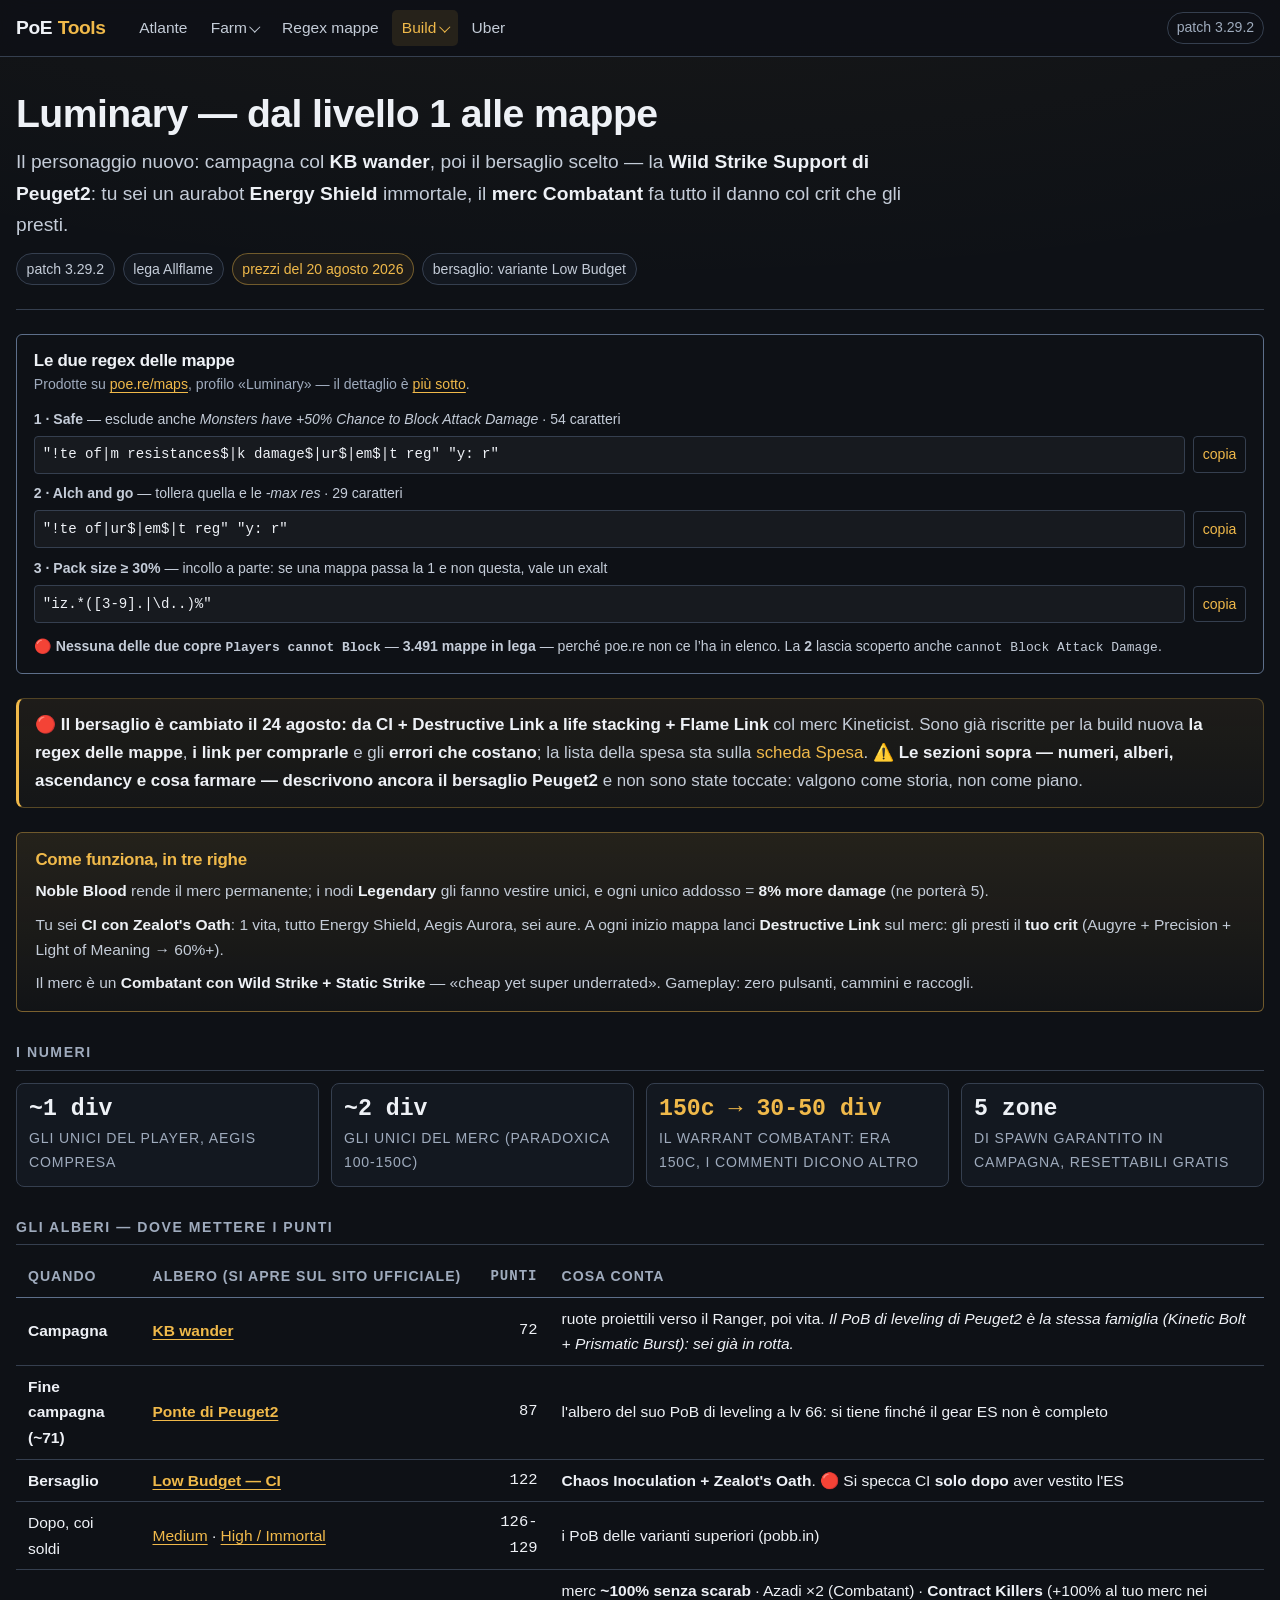
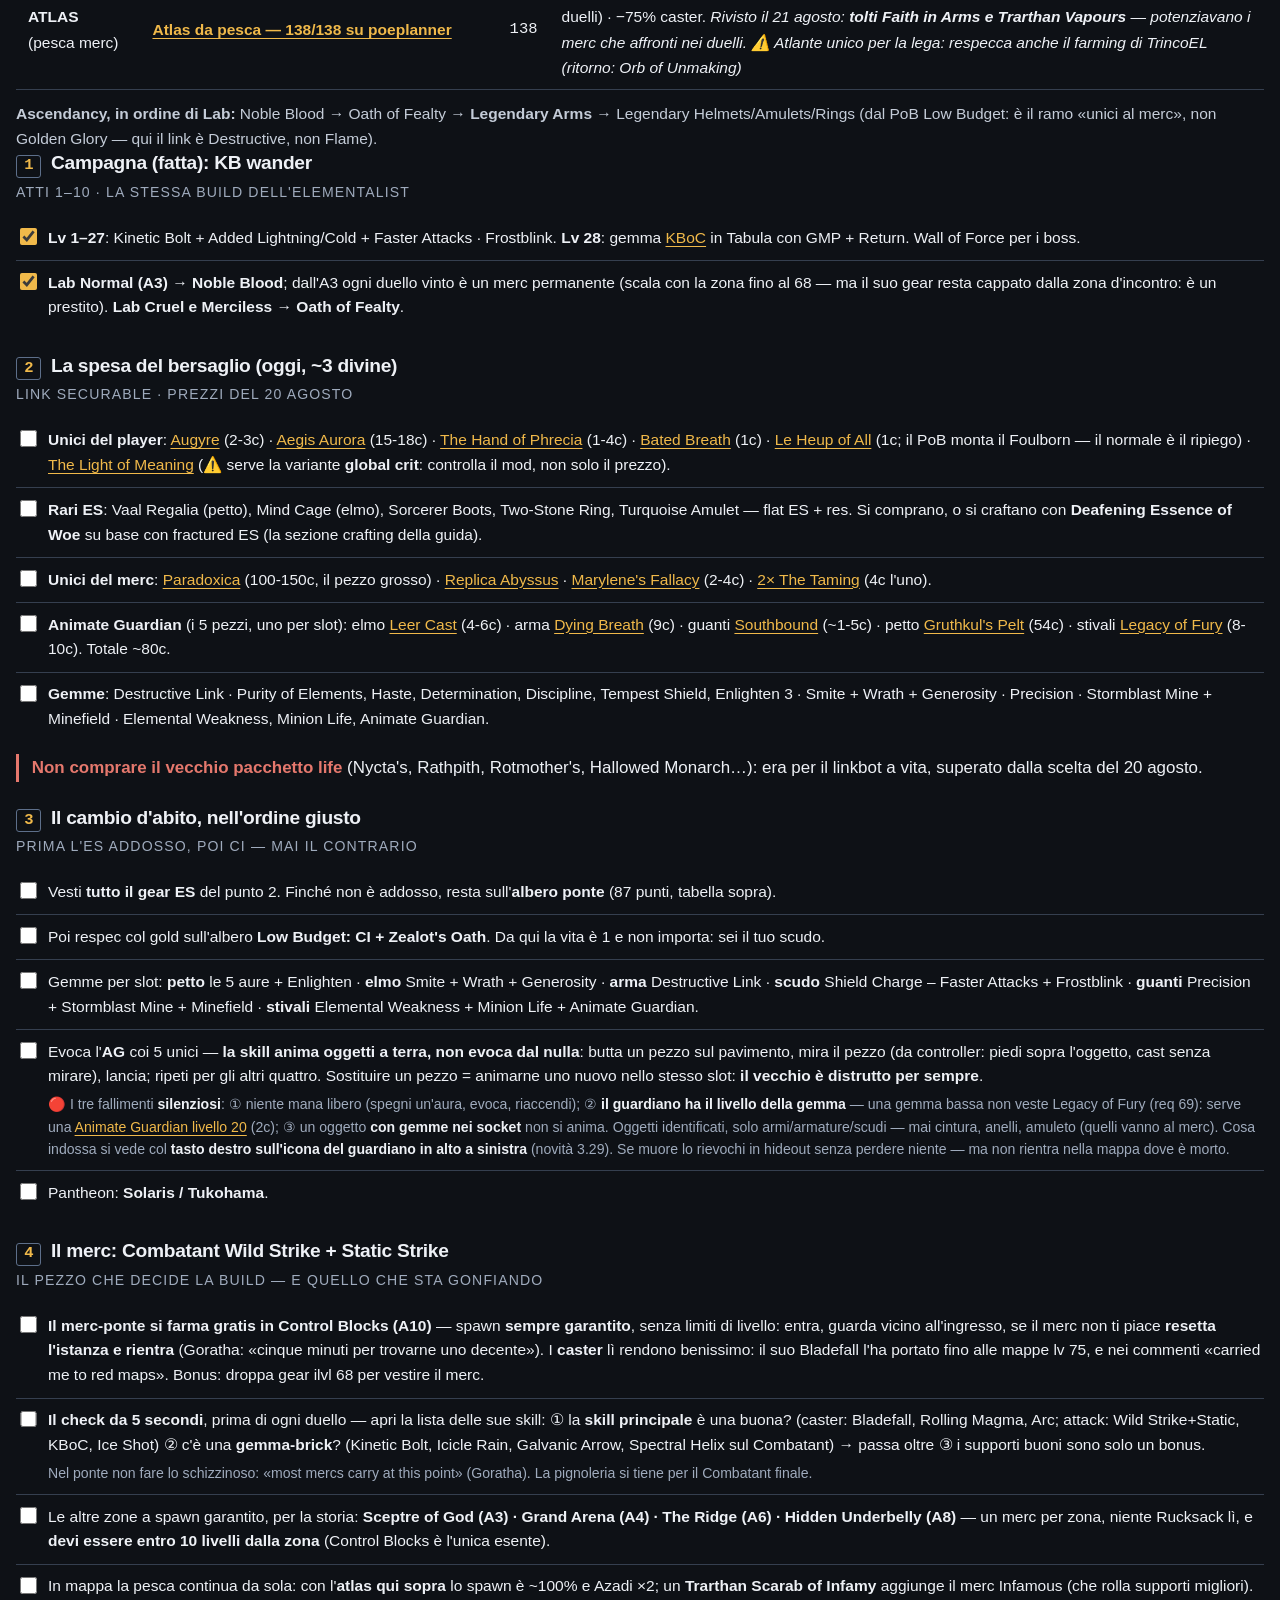
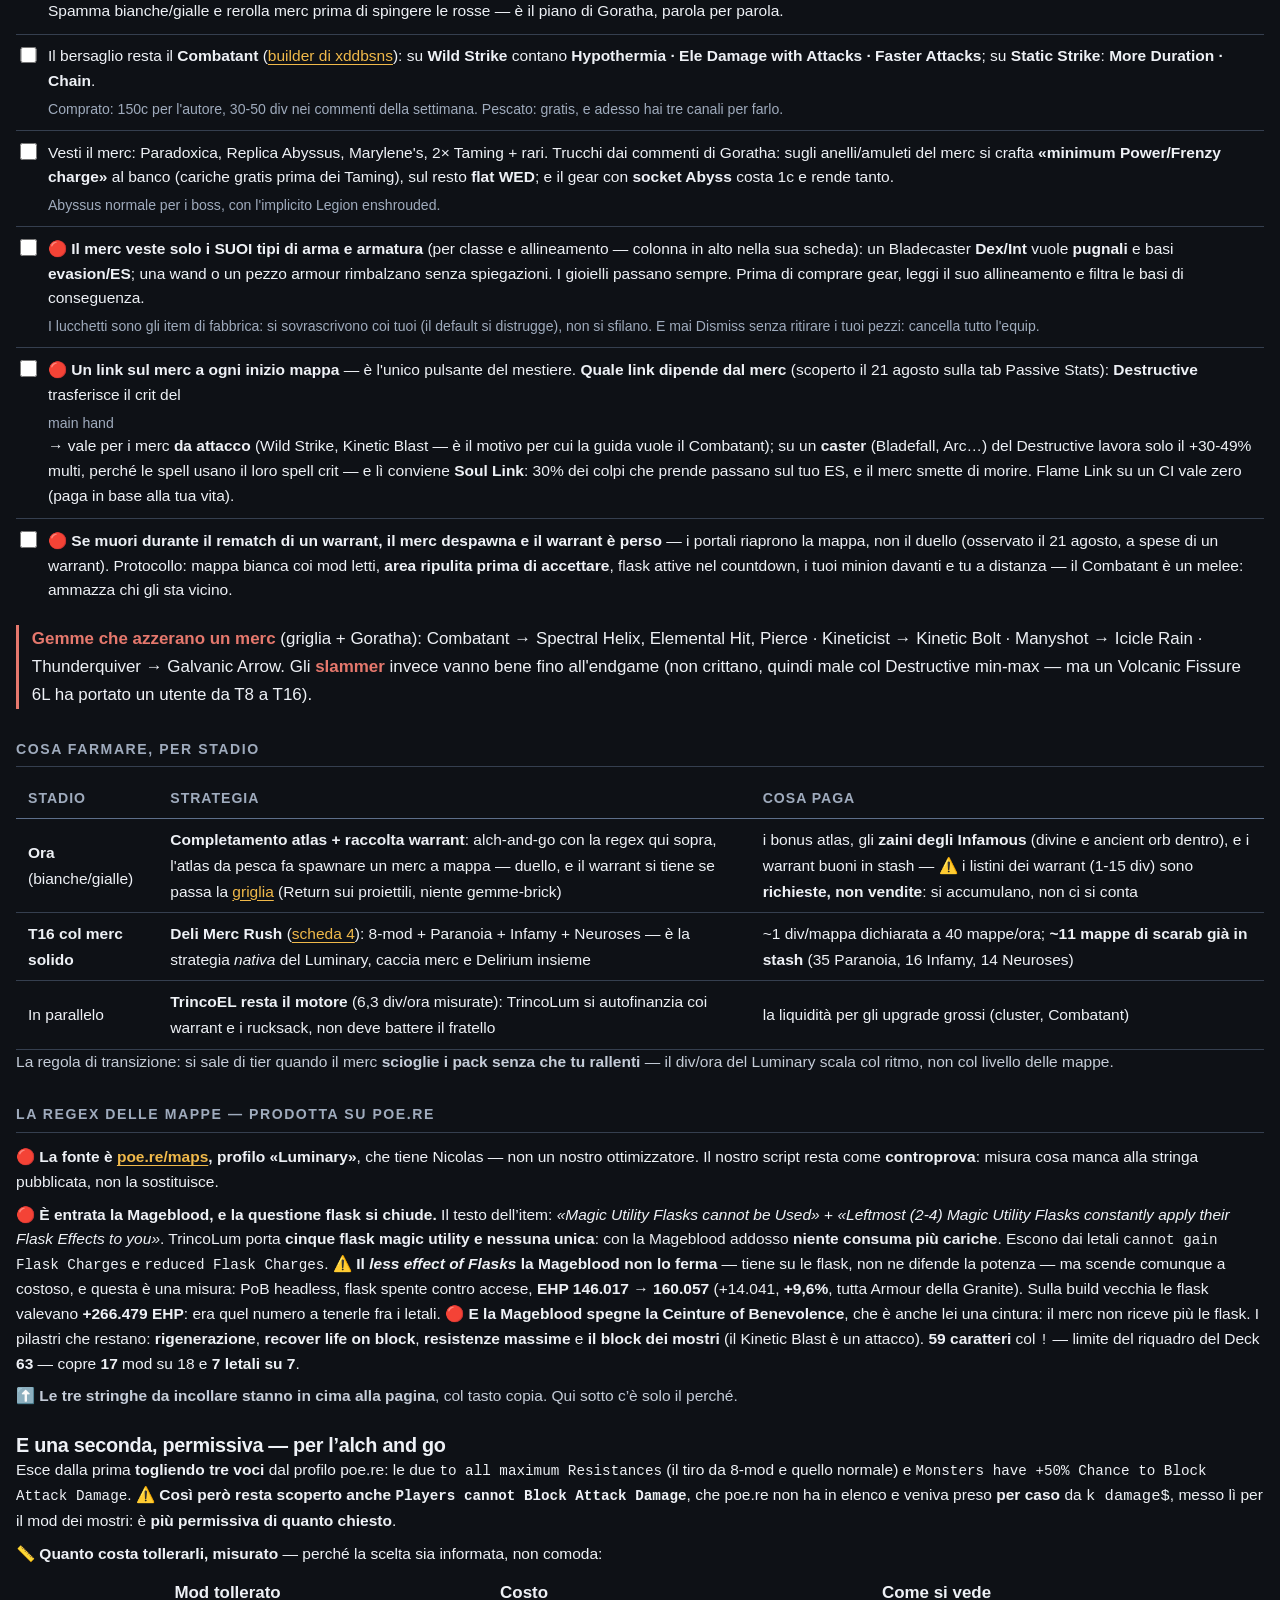
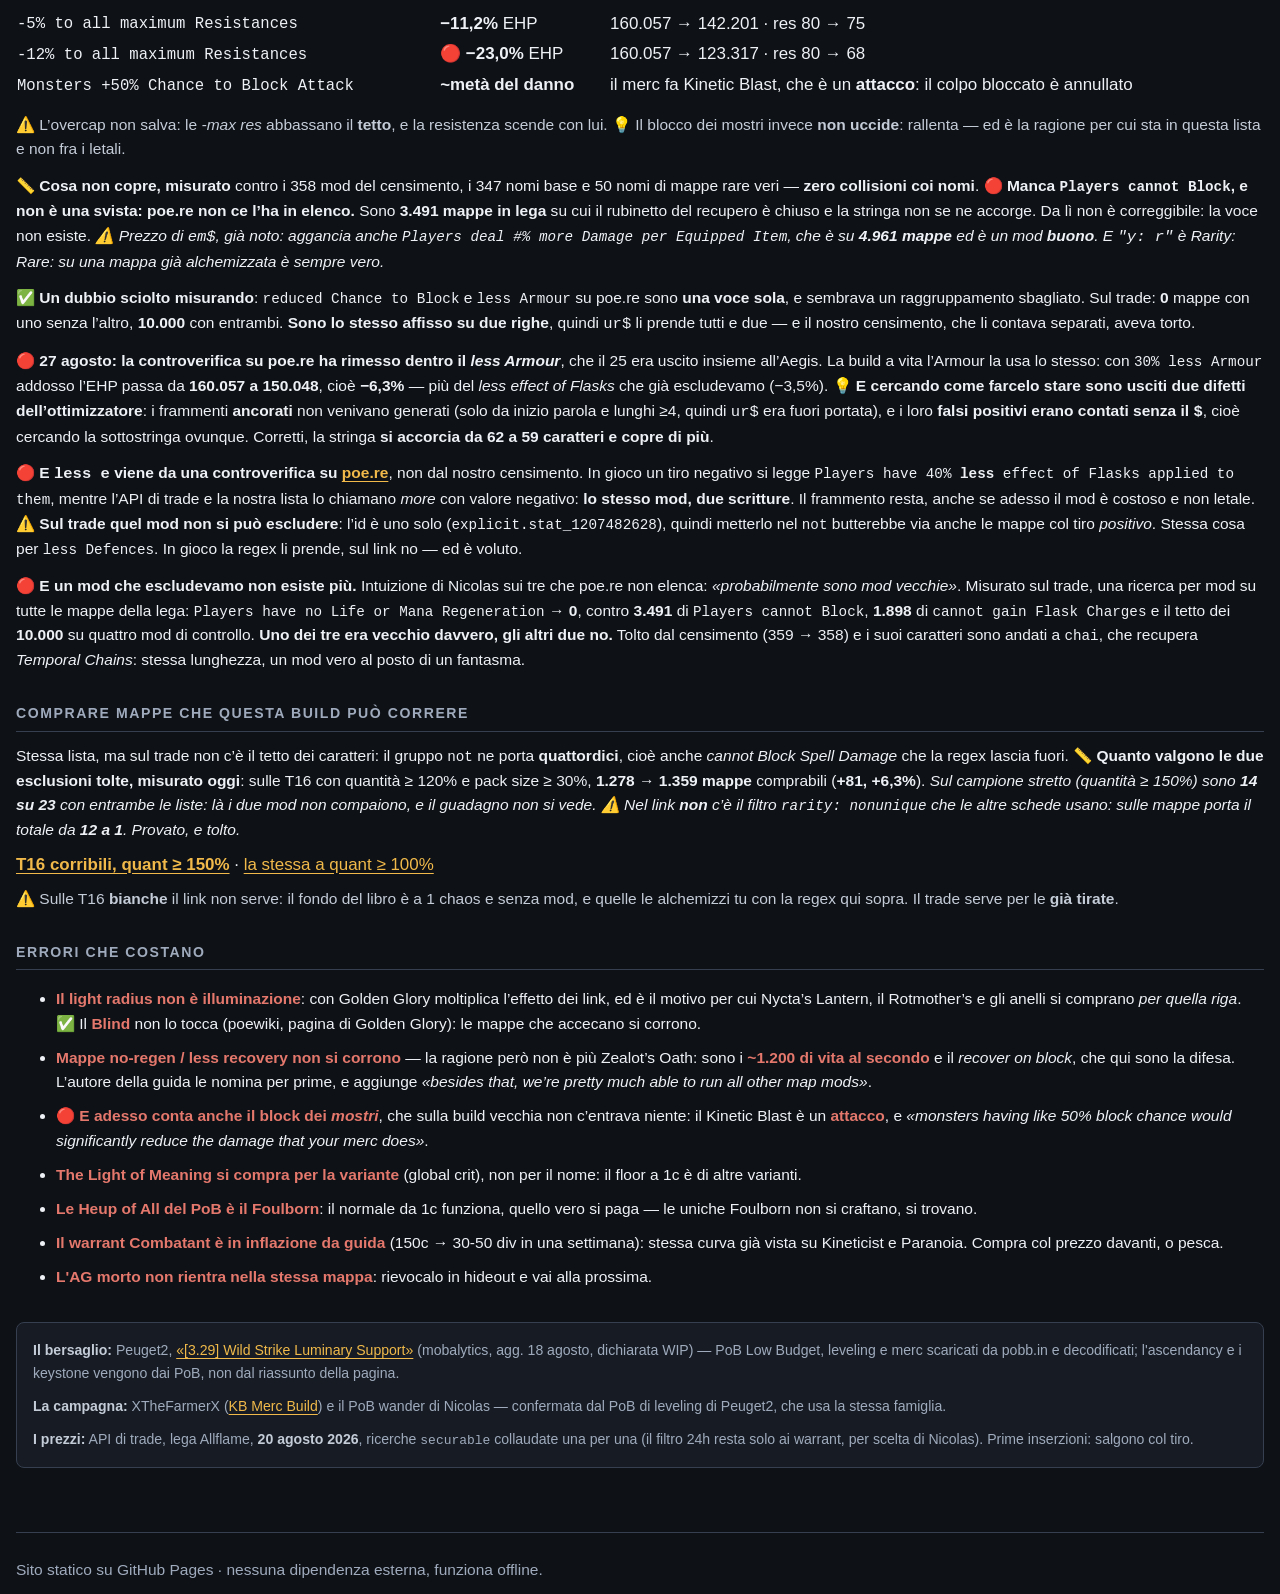
<file: luminary/index.html>
<!doctype html>
<html lang="it">
<head>
<meta charset="utf-8">
<meta name="viewport" content="width=device-width, initial-scale=1">
<title>Luminary — dal livello 1 alle mappe</title>
<meta name="description" content="Guida passo-passo alla Scion Luminary: leveling KB wander, i Lab nell'ordine giusto, e il bersaglio Wild Strike Support di Peuget2 — CI, Destructive Link e il merc Combatant — con link di trade collaudati.">
<link rel="stylesheet" href="../stile.css">
<link rel="icon" href="../favicon.svg" type="image/svg+xml">
<style>
  /* solo ciò che è davvero di questa pagina */
  /* .rxtop — le due regex in cima: sono la cosa che si apre la pagina per
     prendere, quindi stanno prima di tutto il resto e hanno il tasto copia. */
  .rxtop{border:1px solid var(--line2);border-radius:6px;padding:.9rem 1.05rem;margin-bottom:var(--s5)}
  .rxtop h2{margin:0 0 .15rem;font-size:var(--t-base)}
  .rxtop > p.fonte{margin:0 0 .7rem;font-size:var(--t-xs);color:var(--label)}
  .rxtop .frammento{margin-top:.55rem}
  .rxtop .frammento:first-of-type{margin-top:0}
  .rxtop .et{margin-top:0}
  .rxtop .avvertenza{margin:.75rem 0 0;font-size:var(--t-xs);color:var(--muted);line-height:1.6}

  .verdetto{
    background:linear-gradient(180deg,rgba(240,185,74,.10),rgba(240,185,74,.02));
    border:1px solid rgba(240,185,74,.42);border-radius:6px;
    padding:1rem 1.15rem;margin-bottom:var(--s5);
  }
  .verdetto h2{margin:0 0 .5rem;font-size:var(--t-base);color:var(--gold)}
  .verdetto p{margin:0 0 .5rem;font-size:var(--t-sm);color:var(--muted);line-height:1.62}
  .verdetto p:last-child{margin:0}
  .verdetto b{color:var(--text)}

  .fase{margin-bottom:var(--s5)}
  .fase > h3{display:flex;align-items:baseline;gap:.6rem;font-size:var(--t-md);margin-bottom:.2rem}
  .fase > h3 .num{
    font-family:var(--mono);font-size:var(--t-sm);color:var(--gold);
    border:1px solid var(--line2);border-radius:3px;padding:.05rem .45rem;flex:none;
  }
  .fase > .quando{font-size:var(--t-xs);color:var(--label);margin-bottom:var(--s3);
    text-transform:uppercase;letter-spacing:.08em}

  ol.spunte{list-style:none;margin:0;padding:0}
  ol.spunte > li{
    display:grid;grid-template-columns:1.4rem 1fr;gap:.6rem;
    padding:.6rem 0;border-bottom:1px solid var(--line);align-items:start;
  }
  ol.spunte > li:last-child{border-bottom:0}
  ol.spunte input[type=checkbox]{
    width:1.05rem;height:1.05rem;margin-top:.15rem;accent-color:var(--gold);cursor:pointer;
  }
  ol.spunte .testo{font-size:var(--t-sm);line-height:1.6}
  ol.spunte .testo b{color:var(--text)}
  ol.spunte .testo em{color:var(--label);font-style:normal;font-size:var(--t-xs);display:block;margin-top:.25rem}
  li.fatto .testo{opacity:.45;text-decoration:line-through;text-decoration-color:var(--line2)}

  .stop{border-left:3px solid var(--bad);padding-left:.8rem;margin:var(--s3) 0 0}
  .stop b{color:var(--bad)}

  .errori li{margin-bottom:.6rem;font-size:var(--t-sm);line-height:1.58}
  .errori b{color:var(--bad)}

  .fonte{font-size:var(--t-xs);color:var(--label);line-height:1.65}
  .fonte b{color:var(--muted)}

  .instash{color:var(--good);font-weight:600}
</style>
</head>
<body>

<nav class="nav">
  <div class="nav-in">
    <a class="marchio" href="../index.html">PoE <span>Tools</span></a>
    <div class="nav-link">
      <a href="../atlante/">Atlante</a>
      <button type="button" class="nav-gruppo" aria-controls="giu-farm" aria-expanded="true">Farm</button>
      <a href="../mappe/">Regex mappe</a>
      <button type="button" class="nav-gruppo attivo" aria-controls="giu-build" aria-expanded="true">Build</button>
      <a href="../uber/">Uber</a>
    </div>
    <span class="nav-patch">patch 3.29.2</span>
  </div>
  <div class="nav-giu" id="giu-farm">
    <div class="nav-giu-in">
      <a href="../strategie/">Strategie</a>
      <a href="../farming/">Prezzi</a>
      <a href="../scrying/">Scrying</a>
      <a href="../warrant/">Warrant</a>
    </div>
  </div>
  <div class="nav-giu" id="giu-build">
    <div class="nav-giu-in">
      <a href="../whisper/">Whisper</a>
      <a href="../luminary/" aria-current="page">Luminary</a>
      <a href="../spesa/">Spesa</a>
    </div>
  </div>
</nav>

<div class="wrap">

  <header class="testata">
    <h1>Luminary — dal livello 1 alle mappe</h1>
    <p class="sub">Il personaggio nuovo: campagna col <b>KB wander</b>, poi il bersaglio scelto — la <b>Wild Strike Support di Peuget2</b>: tu sei un aurabot <b>Energy Shield</b> immortale, il <b>merc Combatant</b> fa tutto il danno col crit che gli presti.</p>
    <div class="badges">
      <span class="badge">patch 3.29.2</span>
      <span class="badge">lega Allflame</span>
      <span class="badge oro">prezzi del 20 agosto 2026</span>
      <span class="badge">bersaglio: variante Low Budget</span>
    </div>
  </header>

  <div class="rxtop">
    <h2>Le due regex delle mappe</h2>
    <p class="fonte">Prodotte su <a href="https://poe.re/maps" target="_blank" rel="noopener">poe.re/maps</a>, profilo &laquo;Luminary&raquo; &mdash; il dettaglio &egrave; <a href="#regex">pi&ugrave; sotto</a>.</p>

    <div class="frammento">
      <span class="et"><b>1 &middot; Safe</b> &mdash; esclude anche <i>Monsters have +50% Chance to Block Attack Damage</i> &middot; 54 caratteri</span>
      <div class="riga"><code id="lumrx1">"!te of|m resistances$|k damage$|ur$|em$|t reg" "y: r"</code><button type="button" data-copia="lumrx1">copia</button></div>
    </div>
    <div class="frammento">
      <span class="et"><b>2 &middot; Alch and go</b> &mdash; tollera quella e le <i>-max res</i> &middot; 29 caratteri</span>
      <div class="riga"><code id="lumrx2">"!te of|ur$|em$|t reg" "y: r"</code><button type="button" data-copia="lumrx2">copia</button></div>
    </div>
    <div class="frammento">
      <span class="et"><b>3 &middot; Pack size &ge; 30%</b> &mdash; incollo a parte: se una mappa passa la 1 e non questa, vale un exalt</span>
      <div class="riga"><code id="lumrx3">"iz.*([3-9].|\d..)%"</code><button type="button" data-copia="lumrx3">copia</button></div>
    </div>

    <p class="avvertenza">🔴 <b>Nessuna delle due copre <code>Players cannot Block</code></b> &mdash; <b>3.491 mappe in lega</b> &mdash; perch&eacute; poe.re non ce l&rsquo;ha in elenco. La <b>2</b> lascia scoperto anche <code>cannot Block Attack Damage</code>.</p>
  </div>


  <div class="avviso" style="margin-bottom:var(--s5)">
    🔴 <b>Il bersaglio &egrave; cambiato il 24 agosto: da <span style="white-space:nowrap">CI + Destructive Link</span> a <span style="white-space:nowrap">life stacking + Flame Link</span></b> col merc Kineticist.
    Sono gi&agrave; riscritte per la build nuova <b>la regex delle mappe</b>, <b>i link per comprarle</b> e gli <b>errori che costano</b>; la lista della spesa sta sulla <a href="../spesa/">scheda Spesa</a>.
    ⚠️ <b>Le sezioni sopra &mdash; numeri, alberi, ascendancy e cosa farmare &mdash; descrivono ancora il bersaglio Peuget2</b> e non sono state toccate: valgono come storia, non come piano.
  </div>
  <div class="verdetto">
    <h2>Come funziona, in tre righe</h2>
    <p><b>Noble Blood</b> rende il merc permanente; i nodi <b>Legendary</b> gli fanno vestire unici, e ogni unico addosso = <b>8% more damage</b> (ne porterà 5).</p>
    <p>Tu sei <b>CI con Zealot's Oath</b>: 1 vita, tutto Energy Shield, Aegis Aurora, sei aure. A ogni inizio mappa lanci <b>Destructive Link</b> sul merc: gli presti il <b>tuo crit</b> (Augyre + Precision + Light of Meaning → 60%+).</p>
    <p>Il merc è un <b>Combatant con Wild Strike + Static Strike</b> — «cheap yet super underrated». Gameplay: zero pulsanti, cammini e raccogli.</p>
  </div>

  <h2 class="sec">I numeri</h2>
  <div class="kpi">
    <div><b class="val">~1 div</b><span>gli unici del player, Aegis compresa</span></div>
    <div><b class="val">~2 div</b><span>gli unici del merc (Paradoxica 100-150c)</span></div>
    <div><b style="color:var(--gold)">150c → 30-50 div</b><span>il warrant Combatant: era 150c, i commenti dicono altro</span></div>
    <div><b>5 zone</b><span>di spawn garantito in campagna, resettabili gratis</span></div>
  </div>

  <h2 class="sec">Gli alberi — dove mettere i punti</h2>
  <table class="tabella">
    <thead><tr><th>Quando</th><th>Albero (si apre sul sito ufficiale)</th><th class="n">Punti</th><th>Cosa conta</th></tr></thead>
    <tbody>
      <tr>
        <td><b>Campagna</b></td>
        <td><a href="https://www.pathofexile.com/passive-skill-tree/AAAABgICRn11cLuNfWwIxKLb542__W70-PDVYqxhEGyMw-ajisLssXzN6k2SSO5RRxudI_bxisM6ASSVLl5F6NYwfFqBYlqdqq0cIurpvf66-uu-FOwYfyski-sU2RMHHhbCRwZJUQNZL28B0Y25BbXTf" target="_blank" rel="noopener"><b>KB wander</b></a></td>
        <td class="n">72</td>
        <td>ruote proiettili verso il Ranger, poi vita. <em>Il PoB di leveling di Peuget2 è la stessa famiglia (Kinetic Bolt + Prismatic Burst): sei già in rotta.</em></td>
      </tr>
      <tr>
        <td><b>Fine campagna (~71)</b></td>
        <td><a href="https://www.pathofexile.com/passive-skill-tree/[base64]" target="_blank" rel="noopener"><b>Ponte di Peuget2</b></a></td>
        <td class="n">87</td>
        <td>l'albero del suo PoB di leveling a lv 66: si tiene finché il gear ES non è completo</td>
      </tr>
      <tr>
        <td><b>Bersaglio</b></td>
        <td><a href="https://www.pathofexile.com/passive-skill-tree/[base64]" target="_blank" rel="noopener"><b>Low Budget — CI</b></a></td>
        <td class="n">122</td>
        <td><b>Chaos Inoculation + Zealot's Oath</b>. 🔴 Si specca CI <b>solo dopo</b> aver vestito l'ES</td>
      </tr>
      <tr>
        <td>Dopo, coi soldi</td>
        <td><a href="https://pobb.in/tjMRZJOpdcPi" target="_blank" rel="noopener">Medium</a> · <a href="https://pobb.in/cc5KFfS5Qzx3" target="_blank" rel="noopener">High / Immortal</a></td>
        <td class="n">126-129</td>
        <td>i PoB delle varianti superiori (pobb.in)</td>
      </tr>
      <tr>
        <td><b>ATLAS</b> (pesca merc)</td>
        <td><a href="https://poeplanner.com/atlas-tree/[base64]" target="_blank" rel="noopener"><b>Atlas da pesca — 138/138 su poeplanner</b></a></td>
        <td class="n">138</td>
        <td>merc <b>~100% senza scarab</b> · Azadi ×2 (Combatant) · <b>Contract Killers</b> (+100% al tuo merc nei duelli) · −75% caster. <em>Rivisto il 21 agosto: <b>tolti Faith in Arms e Trarthan Vapours</b> — potenziavano i merc che affronti nei duelli. ⚠️ Atlante unico per la lega: respecca anche il farming di TrincoEL (ritorno: Orb of Unmaking)</em></td>
      </tr>
    </tbody>
  </table>
  <p class="nota muto" style="margin-top:var(--s3)">
    <b>Ascendancy, in ordine di Lab:</b> Noble Blood → Oath of Fealty → <b>Legendary Arms</b> → Legendary Helmets/Amulets/Rings (dal PoB Low Budget: è il ramo «unici al merc», non Golden Glory — qui il link è Destructive, non Flame).
  </p>

  <div class="fase">
    <h3><span class="num">1</span> Campagna (fatta): KB wander</h3>
    <p class="quando">Atti 1–10 · la stessa build dell'Elementalist</p>
    <ol class="spunte">
      <li data-p="c1-bolt"><input type="checkbox" checked><span class="testo"><b>Lv 1–27</b>: Kinetic Bolt + Added Lightning/Cold + Faster Attacks · Frostblink. <b>Lv 28</b>: gemma <a href="https://www.pathofexile.com/trade/search/Allflame/2KzEVbw0uk" target="_blank" rel="noopener">KBoC</a> in Tabula con GMP + Return. Wall of Force per i boss.</span></li>
      <li data-p="c1-lab"><input type="checkbox" checked><span class="testo"><b>Lab Normal (A3)</b> → <b>Noble Blood</b>; dall'A3 ogni duello vinto è un merc permanente (scala con la zona fino al 68 — ma il suo gear resta cappato dalla zona d'incontro: è un prestito). <b>Lab Cruel e Merciless</b> → <b>Oath of Fealty</b>.</span></li>
    </ol>
  </div>

  <div class="fase">
    <h3><span class="num">2</span> La spesa del bersaglio (oggi, ~3 divine)</h3>
    <p class="quando">Link securable · prezzi del 20 agosto</p>
    <ol class="spunte">
      <li data-p="w2-player"><input type="checkbox"><span class="testo"><b>Unici del player</b>: <a href="https://www.pathofexile.com/trade/search/Allflame/KlPpKwX6c5" target="_blank" rel="noopener">Augyre</a> (2-3c) · <a href="https://www.pathofexile.com/trade/search/Allflame/zbg5yXeac4" target="_blank" rel="noopener">Aegis Aurora</a> (15-18c) · <a href="https://www.pathofexile.com/trade/search/Allflame/KlP9E6XDI5" target="_blank" rel="noopener">The Hand of Phrecia</a> (1-4c) · <a href="https://www.pathofexile.com/trade/search/Allflame/rPoYk4yZuQ" target="_blank" rel="noopener">Bated Breath</a> (1c) · <a href="https://www.pathofexile.com/trade/search/Allflame/veDDv9kMCE" target="_blank" rel="noopener">Le Heup of All</a> (1c; il PoB monta il Foulborn — il normale è il ripiego) · <a href="https://www.pathofexile.com/trade/search/Allflame/QLBjLdwpSw" target="_blank" rel="noopener">The Light of Meaning</a> (⚠️ serve la variante <b>global crit</b>: controlla il mod, non solo il prezzo).</span></li>
      <li data-p="w2-rares"><input type="checkbox"><span class="testo"><b>Rari ES</b>: Vaal Regalia (petto), Mind Cage (elmo), Sorcerer Boots, Two-Stone Ring, Turquoise Amulet — flat ES + res. Si comprano, o si craftano con <b>Deafening Essence of Woe</b> su base con fractured ES (la sezione crafting della guida).</span></li>
      <li data-p="w2-merc"><input type="checkbox"><span class="testo"><b>Unici del merc</b>: <a href="https://www.pathofexile.com/trade/search/Allflame/jW5Eao2XsX" target="_blank" rel="noopener">Paradoxica</a> (100-150c, il pezzo grosso) · <a href="https://www.pathofexile.com/trade/search/Allflame/2K3eokwpfk" target="_blank" rel="noopener">Replica Abyssus</a> · <a href="https://www.pathofexile.com/trade/search/Allflame/3q9ZlkYGh5" target="_blank" rel="noopener">Marylene's Fallacy</a> (2-4c) · <a href="https://www.pathofexile.com/trade/search/Allflame/d85KaLVRsJ" target="_blank" rel="noopener">2× The Taming</a> (4c l'uno).</span></li>
      <li data-p="w2-ag"><input type="checkbox"><span class="testo"><b>Animate Guardian</b> (i 5 pezzi, uno per slot): elmo <a href="https://www.pathofexile.com/trade/search/Allflame/vevZjXo9fE" target="_blank" rel="noopener">Leer Cast</a> (4-6c) · arma <a href="https://www.pathofexile.com/trade/search/Allflame/bGo0RJkDfL" target="_blank" rel="noopener">Dying Breath</a> (9c) · guanti <a href="https://www.pathofexile.com/trade/search/Allflame/q9Blw7ZlSg" target="_blank" rel="noopener">Southbound</a> (~1-5c) · petto <a href="https://www.pathofexile.com/trade/search/Allflame/G6Own33Wsb" target="_blank" rel="noopener">Gruthkul's Pelt</a> (54c) · stivali <a href="https://www.pathofexile.com/trade/search/Allflame/MdOgMWB5iJ" target="_blank" rel="noopener">Legacy of Fury</a> (8-10c). Totale ~80c.</span></li>
      <li data-p="w2-gems"><input type="checkbox"><span class="testo"><b>Gemme</b>: Destructive Link · Purity of Elements, Haste, Determination, Discipline, Tempest Shield, Enlighten 3 · Smite + Wrath + Generosity · Precision · Stormblast Mine + Minefield · Elemental Weakness, Minion Life, Animate Guardian.</span></li>
    </ol>
    <p class="stop"><b>Non comprare il vecchio pacchetto life</b> (Nycta's, Rathpith, Rotmother's, Hallowed Monarch…): era per il linkbot a vita, superato dalla scelta del 20 agosto.</p>
  </div>

  <div class="fase">
    <h3><span class="num">3</span> Il cambio d'abito, nell'ordine giusto</h3>
    <p class="quando">Prima l'ES addosso, poi CI — mai il contrario</p>
    <ol class="spunte">
      <li data-p="w3-gear"><input type="checkbox"><span class="testo">Vesti <b>tutto il gear ES</b> del punto 2. Finché non è addosso, resta sull'<b>albero ponte</b> (87 punti, tabella sopra).</span></li>
      <li data-p="w3-ci"><input type="checkbox"><span class="testo">Poi respec col gold sull'albero <b>Low Budget: CI + Zealot's Oath</b>. Da qui la vita è 1 e non importa: sei il tuo scudo.</span></li>
      <li data-p="w3-gems"><input type="checkbox"><span class="testo">Gemme per slot: <b>petto</b> le 5 aure + Enlighten · <b>elmo</b> Smite + Wrath + Generosity · <b>arma</b> Destructive Link · <b>scudo</b> Shield Charge – Faster Attacks + Frostblink · <b>guanti</b> Precision + Stormblast Mine + Minefield · <b>stivali</b> Elemental Weakness + Minion Life + Animate Guardian.</span></li>
      <li data-p="w3-ag"><input type="checkbox"><span class="testo">Evoca l'<b>AG</b> coi 5 unici — <b>la skill anima oggetti a terra, non evoca dal nulla</b>: butta un pezzo sul pavimento, mira il pezzo (da controller: piedi sopra l'oggetto, cast senza mirare), lancia; ripeti per gli altri quattro. Sostituire un pezzo = animarne uno nuovo nello stesso slot: <b>il vecchio è distrutto per sempre</b>.<em>🔴 I tre fallimenti <b>silenziosi</b>: ① niente mana libero (spegni un'aura, evoca, riaccendi); ② <b>il guardiano ha il livello della gemma</b> — una gemma bassa non veste Legacy of Fury (req 69): serve una <a href="https://www.pathofexile.com/trade/search/Allflame/veY38Vp9IE" target="_blank" rel="noopener">Animate Guardian livello 20</a> (2c); ③ un oggetto <b>con gemme nei socket</b> non si anima. Oggetti identificati, solo armi/armature/scudi — mai cintura, anelli, amuleto (quelli vanno al merc). Cosa indossa si vede col <b>tasto destro sull'icona del guardiano in alto a sinistra</b> (novità 3.29). Se muore lo rievochi in hideout senza perdere niente — ma non rientra nella mappa dove è morto.</em></span></li>
      <li data-p="w3-panth"><input type="checkbox"><span class="testo">Pantheon: <b>Solaris / Tukohama</b>.</span></li>
    </ol>
  </div>

  <div class="fase">
    <h3><span class="num">4</span> Il merc: Combatant Wild Strike + Static Strike</h3>
    <p class="quando">Il pezzo che decide la build — e quello che sta gonfiando</p>
    <ol class="spunte">
      <li data-p="w4-cb"><input type="checkbox"><span class="testo"><b>Il merc-ponte si farma gratis in Control Blocks (A10)</b> — spawn <b>sempre garantito</b>, senza limiti di livello: entra, guarda vicino all'ingresso, se il merc non ti piace <b>resetta l'istanza e rientra</b> (Goratha: «cinque minuti per trovarne uno decente»). I <b>caster</b> lì rendono benissimo: il suo Bladefall l'ha portato fino alle mappe lv 75, e nei commenti «carried me to red maps». Bonus: droppa gear ilvl 68 per vestire il merc.</span></li>
      <li data-p="w4-check"><input type="checkbox"><span class="testo"><b>Il check da 5 secondi</b>, prima di ogni duello — apri la lista delle sue skill: ① la <b>skill principale</b> è una buona? (caster: Bladefall, Rolling Magma, Arc; attack: Wild Strike+Static, KBoC, Ice Shot) ② c'è una <b>gemma-brick</b>? (Kinetic Bolt, Icicle Rain, Galvanic Arrow, Spectral Helix sul Combatant) → passa oltre ③ i supporti buoni sono solo un bonus.<em>Nel ponte non fare lo schizzinoso: «most mercs carry at this point» (Goratha). La pignoleria si tiene per il Combatant finale.</em></span></li>
      <li data-p="w4-zones"><input type="checkbox"><span class="testo">Le altre zone a spawn garantito, per la storia: <b>Sceptre of God (A3) · Grand Arena (A4) · The Ridge (A6) · Hidden Underbelly (A8)</b> — un merc per zona, niente Rucksack lì, e <b>devi essere entro 10 livelli dalla zona</b> (Control Blocks è l'unica esente).</span></li>
      <li data-p="w4-fish"><input type="checkbox"><span class="testo">In mappa la pesca continua da sola: con l'<b>atlas qui sopra</b> lo spawn è ~100% e Azadi ×2; un <b>Trarthan Scarab of Infamy</b> aggiunge il merc Infamous (che rolla supporti migliori). Spamma bianche/gialle e rerolla merc prima di spingere le rosse — è il piano di Goratha, parola per parola.</span></li>
      <li data-p="w4-hunt"><input type="checkbox"><span class="testo">Il bersaglio resta il <b>Combatant</b> (<a href="https://xddbsns.com/mercenary-builder.html" target="_blank" rel="noopener">builder di xddbsns</a>): su <b>Wild Strike</b> contano <b>Hypothermia · Ele Damage with Attacks · Faster Attacks</b>; su <b>Static Strike</b>: <b>More Duration · Chain</b>.<em>Comprato: 150c per l'autore, 30-50 div nei commenti della settimana. Pescato: gratis, e adesso hai tre canali per farlo.</em></span></li>
      <li data-p="w4-gear"><input type="checkbox"><span class="testo">Vesti il merc: Paradoxica, Replica Abyssus, Marylene's, 2× Taming + rari. Trucchi dai commenti di Goratha: sugli anelli/amuleti del merc si crafta <b>«minimum Power/Frenzy charge»</b> al banco (cariche gratis prima dei Taming), sul resto <b>flat WED</b>; e il gear con <b>socket Abyss</b> costa 1c e rende tanto.<em>Abyssus normale per i boss, con l'implicito Legion enshrouded.</em></span></li>
      <li data-p="w4-types"><input type="checkbox"><span class="testo">🔴 <b>Il merc veste solo i SUOI tipi di arma e armatura</b> (per classe e allineamento — colonna in alto nella sua scheda): un Bladecaster <b>Dex/Int</b> vuole <b>pugnali</b> e basi <b>evasion/ES</b>; una wand o un pezzo armour rimbalzano senza spiegazioni. I gioielli passano sempre. Prima di comprare gear, leggi il suo allineamento e filtra le basi di conseguenza.<em>I lucchetti sono gli item di fabbrica: si sovrascrivono coi tuoi (il default si distrugge), non si sfilano. E mai Dismiss senza ritirare i tuoi pezzi: cancella tutto l'equip.</em></span></li>
      <li data-p="w4-link"><input type="checkbox"><span class="testo">🔴 <b>Un link sul merc a ogni inizio mappa</b> — è l'unico pulsante del mestiere. <b>Quale link dipende dal merc</b> (scoperto il 21 agosto sulla tab Passive Stats): <b>Destructive</b> trasferisce il crit del <em>main hand</em> → vale per i merc <b>da attacco</b> (Wild Strike, Kinetic Blast — è il motivo per cui la guida vuole il Combatant); su un <b>caster</b> (Bladefall, Arc…) del Destructive lavora solo il +30-49% multi, perché le spell usano il loro spell crit — e lì conviene <b>Soul Link</b>: 30% dei colpi che prende passano sul tuo ES, e il merc smette di morire. Flame Link su un CI vale zero (paga in base alla tua vita).</span></li>
      <li data-p="w4-rip"><input type="checkbox"><span class="testo">🔴 <b>Se muori durante il rematch di un warrant, il merc despawna e il warrant è perso</b> — i portali riaprono la mappa, non il duello (osservato il 21 agosto, a spese di un warrant). Protocollo: mappa bianca coi mod letti, <b>area ripulita prima di accettare</b>, flask attive nel countdown, i tuoi minion davanti e tu a distanza — il Combatant è un melee: ammazza chi gli sta vicino.</span></li>
    </ol>
    <p class="stop"><b>Gemme che azzerano un merc</b> (griglia + Goratha): Combatant → Spectral Helix, Elemental Hit, Pierce · Kineticist → Kinetic Bolt · Manyshot → Icicle Rain · Thunderquiver → Galvanic Arrow. Gli <b>slammer</b> invece vanno bene fino all'endgame (non crittano, quindi male col Destructive min-max — ma un Volcanic Fissure 6L ha portato un utente da T8 a T16).</p>
  </div>

  <h2 class="sec">Cosa farmare, per stadio</h2>
  <table class="tabella">
    <thead><tr><th>Stadio</th><th>Strategia</th><th>Cosa paga</th></tr></thead>
    <tbody>
      <tr>
        <td><b>Ora</b> (bianche/gialle)</td>
        <td><b>Completamento atlas + raccolta warrant</b>: alch-and-go con la regex qui sopra, l'atlas da pesca fa spawnare un merc a mappa — duello, e il warrant si tiene se passa la <a href="https://nicolasgor.github.io/poe-tools/warrant/" >griglia</a> (Return sui proiettili, niente gemme-brick)</td>
        <td>i bonus atlas, gli <b>zaini degli Infamous</b> (divine e ancient orb dentro), e i warrant buoni in stash — ⚠️ i listini dei warrant (1-15 div) sono <b>richieste, non vendite</b>: si accumulano, non ci si conta</td>
      </tr>
      <tr>
        <td><b>T16 col merc solido</b></td>
        <td><b>Deli Merc Rush</b> (<a href="../strategie/">scheda 4</a>): 8-mod + Paranoia + Infamy + Neuroses — è la strategia <em>nativa</em> del Luminary, caccia merc e Delirium insieme</td>
        <td>~1 div/mappa dichiarata a 40 mappe/ora; <b>~11 mappe di scarab già in stash</b> (35 Paranoia, 16 Infamy, 14 Neuroses)</td>
      </tr>
      <tr>
        <td>In parallelo</td>
        <td><b>TrincoEL resta il motore</b> (6,3 div/ora misurate): TrincoLum si autofinanzia coi warrant e i rucksack, non deve battere il fratello</td>
        <td>la liquidità per gli upgrade grossi (cluster, Combatant)</td>
      </tr>
    </tbody>
  </table>
  <p class="nota muto" style="margin-bottom:var(--s6)">La regola di transizione: si sale di tier quando il merc <b>scioglie i pack senza che tu rallenti</b> — il div/ora del Luminary scala col ritmo, non col livello delle mappe.</p>

  <h2 class="sec" id="regex">La regex delle mappe &mdash; prodotta su poe.re</h2>
  <p class="nota" style="margin-bottom:var(--s2)">🔴 <b>La fonte &egrave; <a href="https://poe.re/maps" target="_blank" rel="noopener">poe.re/maps</a>, profilo &laquo;Luminary&raquo;</b>, che tiene Nicolas &mdash; non un nostro ottimizzatore. Il nostro script resta come <b>controprova</b>: misura cosa manca alla stringa pubblicata, non la sostituisce.</p>
  <p class="nota" style="margin-bottom:var(--s2)">
    🔴 <b>&Egrave; entrata la Mageblood, e la questione flask si chiude.</b> Il testo dell&rsquo;item: <i>&laquo;Magic Utility Flasks cannot be Used&raquo;</i> + <i>&laquo;Leftmost (2-4) Magic Utility Flasks constantly apply their Flask Effects to you&raquo;</i>.
    TrincoLum porta <b>cinque flask magic utility e nessuna unica</b>: con la Mageblood addosso <b>niente consuma pi&ugrave; cariche</b>. Escono dai letali <code>cannot gain Flask Charges</code> e <code>reduced Flask Charges</code>.
    ⚠️ <b>Il <i>less effect of Flasks</i> la Mageblood non lo ferma</b> &mdash; tiene su le flask, non ne difende la potenza &mdash; ma scende comunque a costoso, e questa &egrave; una misura: PoB headless, flask spente contro accese, <b>EHP 146.017 &rarr; 160.057</b> (+14.041, <b>+9,6%</b>, tutta Armour della Granite). Sulla build vecchia le flask valevano <b>+266.479 EHP</b>: era quel numero a tenerle fra i letali.
    🔴 <b>E la Mageblood spegne la Ceinture of Benevolence</b>, che &egrave; anche lei una cintura: il merc non riceve pi&ugrave; le flask.
    I pilastri che restano: <b>rigenerazione</b>, <b>recover life on block</b>, <b>resistenze massime</b> e <b>il block dei mostri</b> (il Kinetic Blast &egrave; un attacco).
    <b>59 caratteri</b> col <code>!</code> &mdash; limite del riquadro del Deck <b>63</b> &mdash; copre <b>17</b> mod su 18 e <b>7 letali su 7</b>.
  </p>
  <p class="nota muto" style="margin-bottom:var(--s3)">⬆️ <b>Le tre stringhe da incollare stanno in cima alla pagina</b>, col tasto copia. Qui sotto c&rsquo;&egrave; solo il perch&eacute;.</p>
  <h3 style="margin-top:var(--s5)">E una seconda, permissiva &mdash; per l&rsquo;alch and go</h3>
  <p class="nota" style="margin-bottom:var(--s2)">
    Esce dalla prima <b>togliendo tre voci</b> dal profilo poe.re: le due <code>to all maximum Resistances</code> (il tiro da 8-mod e quello normale) e <code>Monsters have +50% Chance to Block Attack Damage</code>. ⚠️ <b>Cos&igrave; per&ograve; resta scoperto anche <code>Players cannot Block Attack Damage</code></b>, che poe.re non ha in elenco e veniva preso <b>per caso</b> da <span style="font-family:var(--mono)">k damage$</span>, messo l&igrave; per il mod dei mostri: &egrave; <b>pi&ugrave; permissiva di quanto chiesto</b>.
  </p>
  <p class="nota" style="margin-bottom:var(--s3)">
    📏 <b>Quanto costa tollerarli, misurato</b> &mdash; perch&eacute; la scelta sia informata, non comoda:
  </p>
  <table class="mini" style="margin-bottom:var(--s3)"><thead><tr><th>Mod tollerato</th><th>Costo</th><th>Come si vede</th></tr></thead><tbody>
  <tr><td><code>-5% to all maximum Resistances</code></td><td><b>&minus;11,2%</b> EHP</td><td>160.057 &rarr; 142.201 &middot; res 80 &rarr; 75</td></tr>
  <tr><td><code>-12% to all maximum Resistances</code></td><td>🔴 <b>&minus;23,0%</b> EHP</td><td>160.057 &rarr; 123.317 &middot; res 80 &rarr; 68</td></tr>
  <tr><td><code>Monsters +50% Chance to Block Attack</code></td><td><b>~metà del danno</b></td><td>il merc fa Kinetic Blast, che &egrave; un <b>attacco</b>: il colpo bloccato &egrave; annullato</td></tr>
  </tbody></table>
  <p class="nota muto" style="margin-bottom:var(--s3)">⚠️ L&rsquo;overcap non salva: le <i>-max res</i> abbassano il <b>tetto</b>, e la resistenza scende con lui. 💡 Il blocco dei mostri invece <b>non uccide</b>: rallenta &mdash; ed &egrave; la ragione per cui sta in questa lista e non fra i letali.</p>
  <p class="nota" style="margin-bottom:var(--s3)">
    📏 <b>Cosa non copre, misurato</b> contro i 358 mod del censimento, i 347 nomi base e 50 nomi di mappe rare veri &mdash; <b>zero collisioni coi nomi</b>.
    🔴 <b>Manca <code>Players cannot Block</code>, e non &egrave; una svista: poe.re non ce l&rsquo;ha in elenco.</b> Sono <b>3.491 mappe in lega</b> su cui il rubinetto del recupero &egrave; chiuso e la stringa non se ne accorge. Da l&igrave; non &egrave; correggibile: la voce non esiste.
    <em>⚠️ Prezzo di <span style="font-family:var(--mono)">em$</span>, gi&agrave; noto: aggancia anche <code>Players deal #% more Damage per Equipped Item</code>, che &egrave; su <b>4.961 mappe</b> ed &egrave; un mod <b>buono</b>. E <span style="font-family:var(--mono)">"y: r"</span> &egrave; <i>Rarity: Rare</i>: su una mappa gi&agrave; alchemizzata &egrave; sempre vero.</em>
  </p>
  <p class="nota" style="margin-bottom:var(--s3)">
    ✅ <b>Un dubbio sciolto misurando</b>: <code>reduced Chance to Block</code> e <code>less Armour</code> su poe.re sono <b>una voce sola</b>, e sembrava un raggruppamento sbagliato. Sul trade: <b>0</b> mappe con uno senza l&rsquo;altro, <b>10.000</b> con entrambi. <b>Sono lo stesso affisso su due righe</b>, quindi <span style="font-family:var(--mono)">ur$</span> li prende tutti e due &mdash; e il nostro censimento, che li contava separati, aveva torto.
  </p>
  <p class="nota" style="margin-bottom:var(--s3)">
    🔴 <b>27 agosto: la controverifica su poe.re ha rimesso dentro il <i>less Armour</i></b>, che il 25 era uscito insieme all&rsquo;Aegis. La build a vita l&rsquo;Armour la usa lo stesso: con <code>30% less Armour</code> addosso l&rsquo;EHP passa da <b>160.057 a 150.048</b>, cio&egrave; <b>&minus;6,3%</b> &mdash; pi&ugrave; del <i>less effect of Flasks</i> che gi&agrave; escludevamo (&minus;3,5%).
    💡 <b>E cercando come farcelo stare sono usciti due difetti dell&rsquo;ottimizzatore</b>: i frammenti <b>ancorati</b> non venivano generati (solo da inizio parola e lunghi &ge;4, quindi <span style="font-family:var(--mono)">ur$</span> era fuori portata), e i loro <b>falsi positivi erano contati senza il <span style="font-family:var(--mono)">$</span></b>, cio&egrave; cercando la sottostringa ovunque. Corretti, la stringa <b>si accorcia da 62 a 59 caratteri e copre di pi&ugrave;</b>.
  </p>

  <p class="nota" style="margin-bottom:var(--s3)">
    🔴 <b>E <span style="font-family:var(--mono)">less e</span> viene da una controverifica su <a href="https://poe.re/maps" target="_blank" rel="noopener">poe.re</a></b>, non dal nostro censimento.
    In gioco un tiro negativo si legge <code>Players have 40% <b>less</b> effect of Flasks applied to them</code>, mentre l&rsquo;API di trade e la nostra lista lo chiamano <i>more</i> con valore negativo: <b>lo stesso mod, due scritture</b>. Il frammento resta, anche se adesso il mod &egrave; costoso e non letale.
    ⚠️ <b>Sul trade quel mod non si pu&ograve; escludere</b>: l&rsquo;id &egrave; uno solo (<code>explicit.stat_1207482628</code>), quindi metterlo nel <code>not</code> butterebbe via anche le mappe col tiro <i>positivo</i>. Stessa cosa per <code>less Defences</code>. In gioco la regex li prende, sul link no &mdash; ed &egrave; voluto.
  </p>
  <p class="nota" style="margin-bottom:var(--s3)">
    🔴 <b>E un mod che escludevamo non esiste pi&ugrave;.</b> Intuizione di Nicolas sui tre che poe.re non elenca: <i>&laquo;probabilmente sono mod vecchie&raquo;</i>. Misurato sul trade, una ricerca per mod su tutte le mappe della lega:
    <code>Players have no Life or Mana Regeneration</code> &rarr; <b>0</b>, contro <b>3.491</b> di <code>Players cannot Block</code>, <b>1.898</b> di <code>cannot gain Flask Charges</code> e il tetto dei <b>10.000</b> su quattro mod di controllo.
    <b>Uno dei tre era vecchio davvero, gli altri due no.</b> Tolto dal censimento (359 &rarr; 358) e i suoi caratteri sono andati a <code>chai</code>, che recupera <i>Temporal Chains</i>: stessa lunghezza, un mod vero al posto di un fantasma.
  </p>

  <h2 class="sec">Comprare mappe che questa build pu&ograve; correre</h2>
  <p class="nota" style="margin-bottom:var(--s2)">
    Stessa lista, ma sul trade non c&rsquo;&egrave; il tetto dei caratteri: il gruppo <code>not</code> ne porta <b>quattordici</b>, cio&egrave; anche <i>cannot Block Spell Damage</i> che la regex lascia fuori.
    📏 <b>Quanto valgono le due esclusioni tolte, misurato oggi</b>: sulle T16 con quantit&agrave; &ge; 120% e pack size &ge; 30%, <b>1.278 &rarr; 1.359 mappe</b> comprabili (<b>+81, +6,3%</b>). <em>Sul campione stretto (quantit&agrave; &ge; 150%) sono <b>14 su 23</b> con entrambe le liste: l&agrave; i due mod non compaiono, e il guadagno non si vede.</em>
    <em>⚠️ Nel link <b>non</b> c&rsquo;&egrave; il filtro <code>rarity: nonunique</code> che le altre schede usano: sulle mappe porta il totale da <b>12 a 1</b>. Provato, e tolto.</em>
  </p>
  <p style="margin-bottom:var(--s6)">
    <a href="https://www.pathofexile.com/trade/search/Allflame?q=%7B%22query%22%3A%7B%22status%22%3A%7B%22option%22%3A%22securable%22%7D%2C%22filters%22%3A%7B%22type_filters%22%3A%7B%22filters%22%3A%7B%22category%22%3A%7B%22option%22%3A%22map%22%7D%7D%7D%2C%22map_filters%22%3A%7B%22filters%22%3A%7B%22map_tier%22%3A%7B%22min%22%3A16%2C%22max%22%3A16%7D%2C%22map_iiq%22%3A%7B%22min%22%3A150%7D%2C%22map_packsize%22%3A%7B%22min%22%3A30%7D%7D%7D%7D%2C%22stats%22%3A%5B%7B%22type%22%3A%22not%22%2C%22filters%22%3A%5B%7B%22id%22%3A%22explicit.stat_1910157106%22%7D%2C%7B%22id%22%3A%22explicit.stat_4181072906%22%7D%2C%7B%22id%22%3A%22explicit.stat_419810844%22%7D%2C%7B%22id%22%3A%22explicit.stat_2736953535%22%7D%2C%7B%22id%22%3A%22explicit.stat_4261179672%22%7D%2C%7B%22id%22%3A%22explicit.stat_3729221884%22%7D%2C%7B%22id%22%3A%22explicit.stat_3376488707%22%7D%2C%7B%22id%22%3A%22explicit.stat_881836292%22%7D%2C%7B%22id%22%3A%22explicit.stat_1472832594%22%7D%2C%7B%22id%22%3A%22explicit.stat_3938822425%22%7D%2C%7B%22id%22%3A%22explicit.stat_558910024%22%7D%2C%7B%22id%22%3A%22explicit.stat_2326202293%22%7D%2C%7B%22id%22%3A%22explicit.stat_337935900%22%7D%2C%7B%22id%22%3A%22explicit.stat_1140978125%22%7D%5D%2C%22disabled%22%3Afalse%7D%5D%7D%2C%22sort%22%3A%7B%22price%22%3A%22asc%22%7D%7D" target="_blank" rel="noopener"><b>T16 corribili, quant &ge; 150%</b></a> &middot; <a href="https://www.pathofexile.com/trade/search/Allflame?q=%7B%22query%22%3A%7B%22status%22%3A%7B%22option%22%3A%22securable%22%7D%2C%22filters%22%3A%7B%22type_filters%22%3A%7B%22filters%22%3A%7B%22category%22%3A%7B%22option%22%3A%22map%22%7D%7D%7D%2C%22map_filters%22%3A%7B%22filters%22%3A%7B%22map_tier%22%3A%7B%22min%22%3A16%2C%22max%22%3A16%7D%2C%22map_iiq%22%3A%7B%22min%22%3A100%7D%2C%22map_packsize%22%3A%7B%22min%22%3A30%7D%7D%7D%7D%2C%22stats%22%3A%5B%7B%22type%22%3A%22not%22%2C%22filters%22%3A%5B%7B%22id%22%3A%22explicit.stat_1910157106%22%7D%2C%7B%22id%22%3A%22explicit.stat_4181072906%22%7D%2C%7B%22id%22%3A%22explicit.stat_419810844%22%7D%2C%7B%22id%22%3A%22explicit.stat_2736953535%22%7D%2C%7B%22id%22%3A%22explicit.stat_4261179672%22%7D%2C%7B%22id%22%3A%22explicit.stat_3729221884%22%7D%2C%7B%22id%22%3A%22explicit.stat_3376488707%22%7D%2C%7B%22id%22%3A%22explicit.stat_881836292%22%7D%2C%7B%22id%22%3A%22explicit.stat_1472832594%22%7D%2C%7B%22id%22%3A%22explicit.stat_3938822425%22%7D%2C%7B%22id%22%3A%22explicit.stat_558910024%22%7D%2C%7B%22id%22%3A%22explicit.stat_2326202293%22%7D%2C%7B%22id%22%3A%22explicit.stat_337935900%22%7D%2C%7B%22id%22%3A%22explicit.stat_1140978125%22%7D%5D%2C%22disabled%22%3Afalse%7D%5D%7D%2C%22sort%22%3A%7B%22price%22%3A%22asc%22%7D%7D" target="_blank" rel="noopener">la stessa a quant &ge; 100%</a>
    <span class="nota muto" style="display:block;margin-top:.5rem">⚠️ Sulle T16 <b>bianche</b> il link non serve: il fondo del libro &egrave; a 1 chaos e senza mod, e quelle le alchemizzi tu con la regex qui sopra. Il trade serve per le <b>gi&agrave; tirate</b>.</span>
  </p>

  <h2 class="sec">Errori che costano</h2>
  <ul class="errori">
    <li><b>Il light radius non &egrave; illuminazione</b>: con Golden Glory moltiplica l&rsquo;effetto dei link, ed &egrave; il motivo per cui Nycta&rsquo;s Lantern, il Rotmother&rsquo;s e gli anelli si comprano <i>per quella riga</i>. ✅ Il <b>Blind</b> non lo tocca (poewiki, pagina di Golden Glory): le mappe che accecano si corrono.</li>
    <li><b>Mappe no-regen / less recovery non si corrono</b> &mdash; la ragione per&ograve; non &egrave; pi&ugrave; Zealot&rsquo;s Oath: sono i <b>~1.200 di vita al secondo</b> e il <i>recover on block</i>, che qui sono la difesa. L&rsquo;autore della guida le nomina per prime, e aggiunge <i>&laquo;besides that, we&rsquo;re pretty much able to run all other map mods&raquo;</i>.</li>
    <li>🔴 <b>E adesso conta anche il block dei <i>mostri</i></b>, che sulla build vecchia non c&rsquo;entrava niente: il Kinetic Blast &egrave; un <b>attacco</b>, e <i>&laquo;monsters having like 50% block chance would significantly reduce the damage that your merc does&raquo;</i>.</li>
    <li><b>The Light of Meaning si compra per la variante</b> (global crit), non per il nome: il floor a 1c è di altre varianti.</li>
    <li><b>Le Heup of All del PoB è il Foulborn</b>: il normale da 1c funziona, quello vero si paga — le uniche Foulborn non si craftano, si trovano.</li>
    <li><b>Il warrant Combatant è in inflazione da guida</b> (150c → 30-50 div in una settimana): stessa curva già vista su Kineticist e Paranoia. Compra col prezzo davanti, o pesca.</li>
    <li><b>L'AG morto non rientra nella stessa mappa</b>: rievocalo in hideout e vai alla prossima.</li>
  </ul>

  <div class="card" style="padding:var(--s4);margin-top:var(--s6)">
    <p class="fonte" style="margin:0 0 .6rem">
      <b>Il bersaglio:</b> Peuget2, <a href="https://mobalytics.gg/poe/builds/wild-strike-luminary-support-peuget2" target="_blank" rel="noopener">«[3.29] Wild Strike Luminary Support»</a> (mobalytics, agg. 18 agosto, dichiarata WIP) — PoB Low Budget, leveling e merc scaricati da pobb.in e decodificati; l'ascendancy e i keystone vengono dai PoB, non dal riassunto della pagina.
    </p>
    <p class="fonte" style="margin:0 0 .6rem">
      <b>La campagna:</b> XTheFarmerX (<a href="https://www.youtube.com/watch?v=LXoJCRmUaJI" target="_blank" rel="noopener">KB Merc Build</a>) e il PoB wander di Nicolas — confermata dal PoB di leveling di Peuget2, che usa la stessa famiglia.
    </p>
    <p class="fonte" style="margin:0">
      <b>I prezzi:</b> API di trade, lega Allflame, <b>20 agosto 2026</b>, ricerche <code>securable</code> collaudate una per una (il filtro 24h resta solo ai warrant, per scelta di Nicolas). Prime inserzioni: salgono col tiro.
    </p>
  </div>

  <footer class="pie">
    Sito statico su GitHub Pages · nessuna dipendenza esterna, funziona offline.
  </footer>

</div>
<script>
// Segnaposto dei passi fatti, in locale. Nessuna rete, nessuna dipendenza.
(function(){
  var CHIAVE='luminary-leveling';
  var stato={};
  try{ stato=JSON.parse(localStorage.getItem(CHIAVE)||'{}'); }catch(e){ stato={}; }
  document.querySelectorAll('ol.spunte > li[data-p]').forEach(function(li){
    var c=li.querySelector('input[type=checkbox]'), id=li.dataset.p;
    if(!c) return;
    if(stato[id]){ c.checked=true; li.classList.add('fatto'); }
    c.addEventListener('change',function(){
      li.classList.toggle('fatto',c.checked);
      stato[id]=c.checked;
      try{ localStorage.setItem(CHIAVE,JSON.stringify(stato)); }catch(e){}
    });
  });
})();
</script>
<script>
// Tasto copia delle regex — stesso comportamento della pagina Strategie.
document.querySelectorAll("button[data-copia]").forEach(function(b){
  b.addEventListener("click", async function(){
    var el = document.getElementById(b.dataset.copia);
    try { await navigator.clipboard.writeText(el.textContent); } catch (e) {
      // niente clipboard (http, permessi negati): si seleziona, così resta copiabile a mano
      var r = document.createRange(); r.selectNodeContents(el);
      var s = getSelection(); s.removeAllRanges(); s.addRange(r);
    }
    var prima = b.textContent; b.textContent = "copiato";
    setTimeout(function(){ b.textContent = prima; }, 1200);
  });
});
</script>
<script src="../menu.js" defer></script>
</body>
</html>
</file>
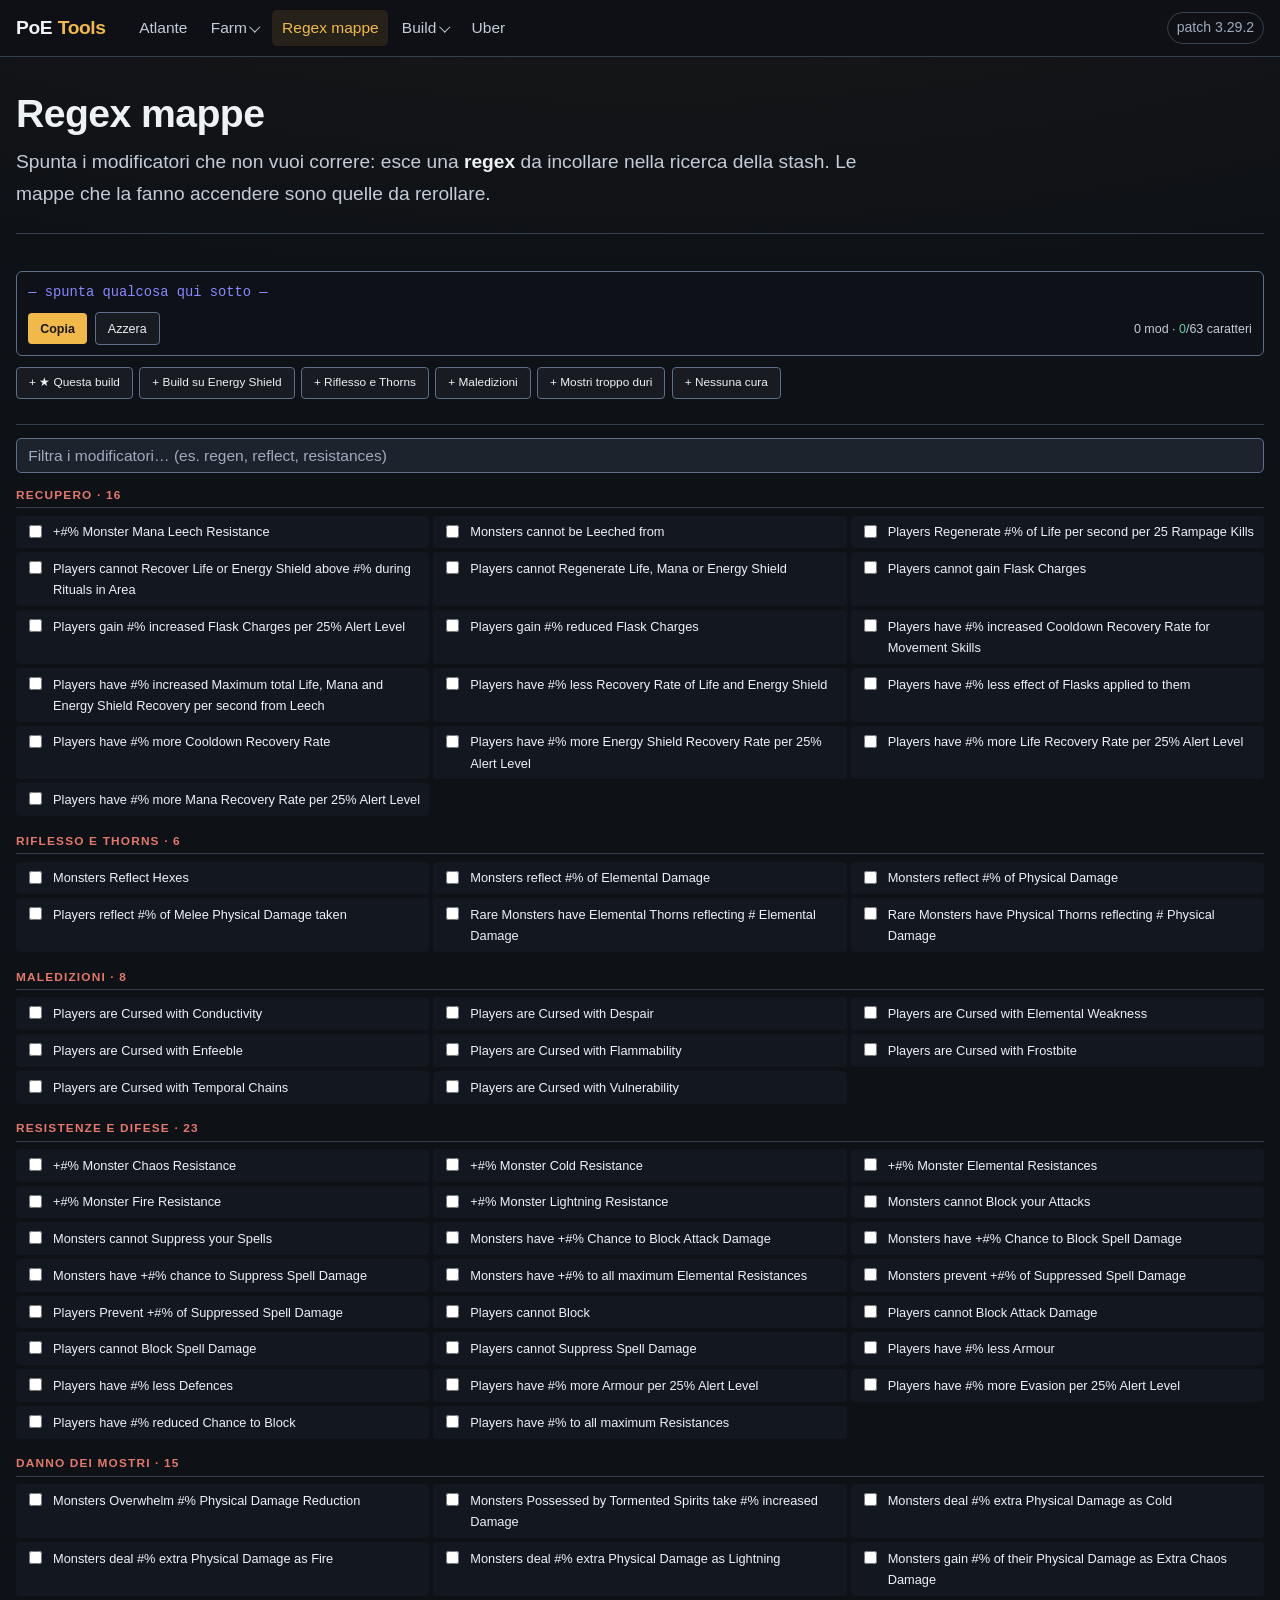
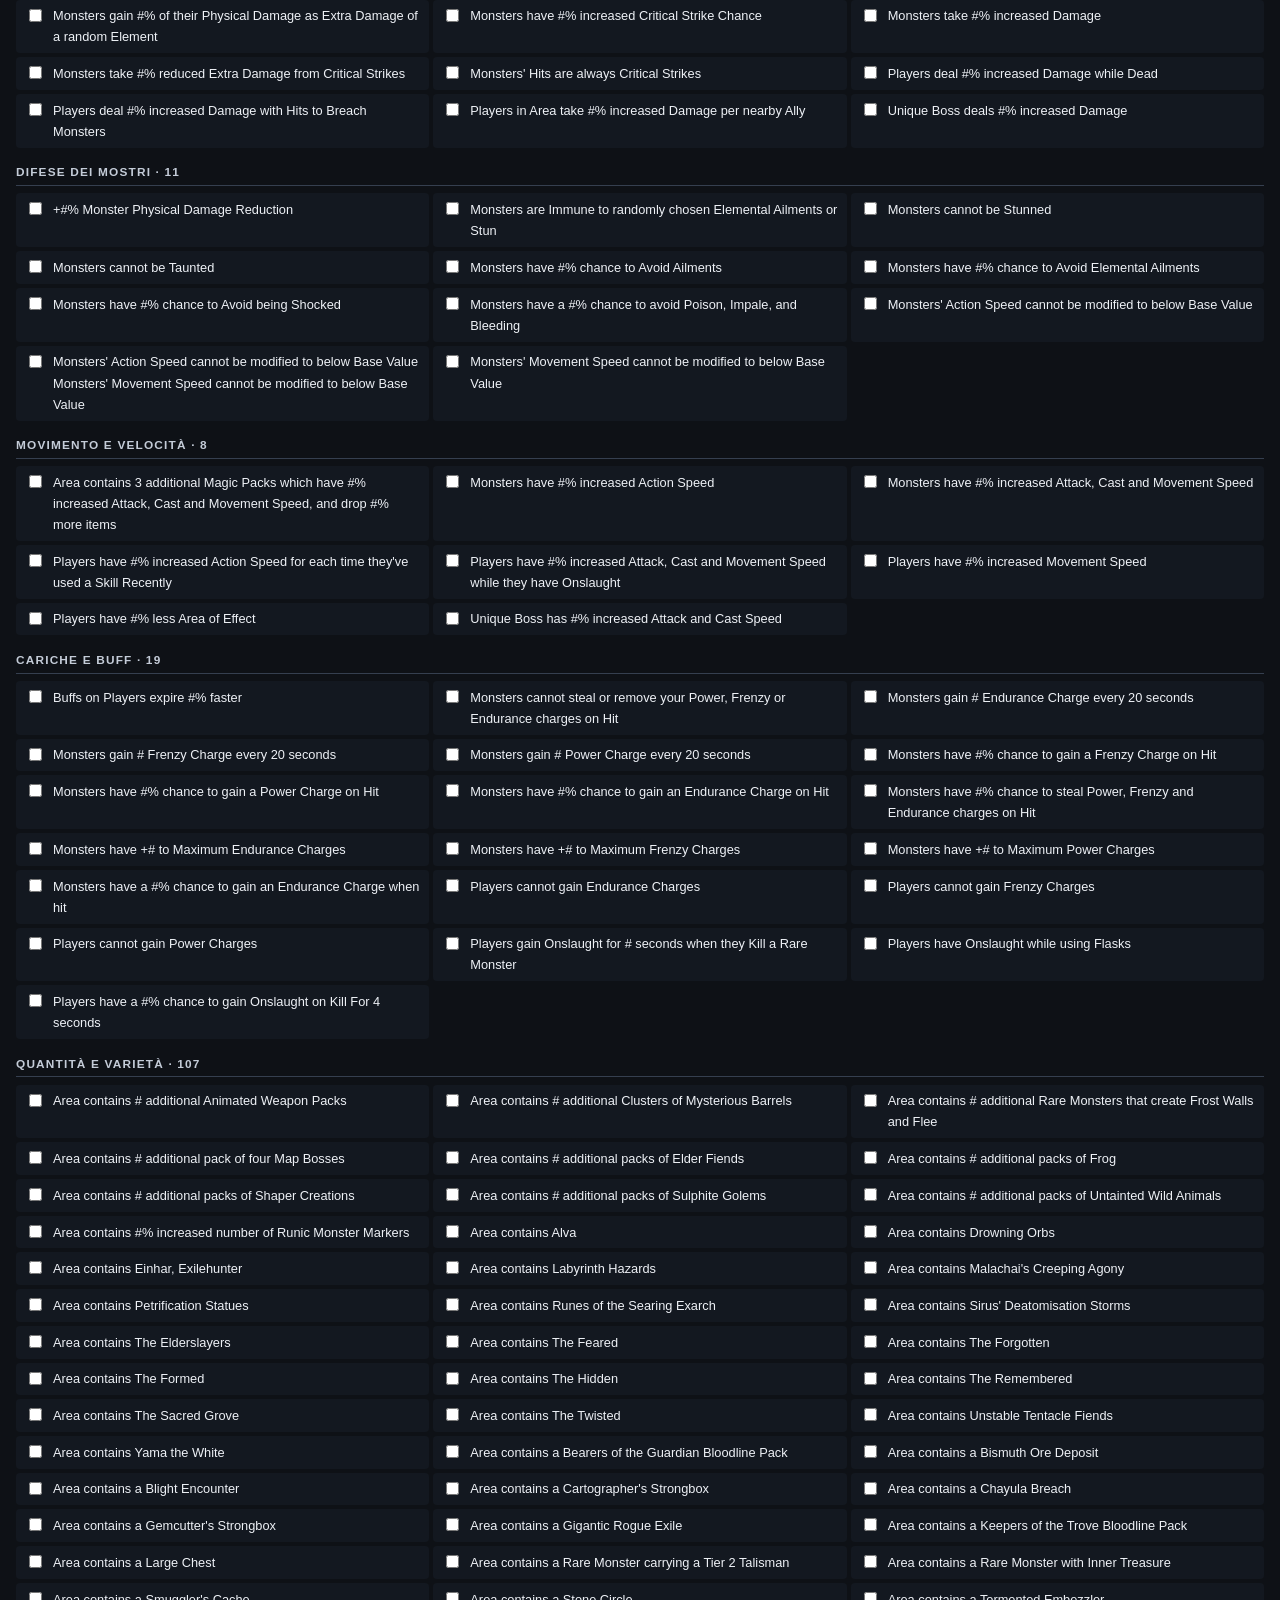
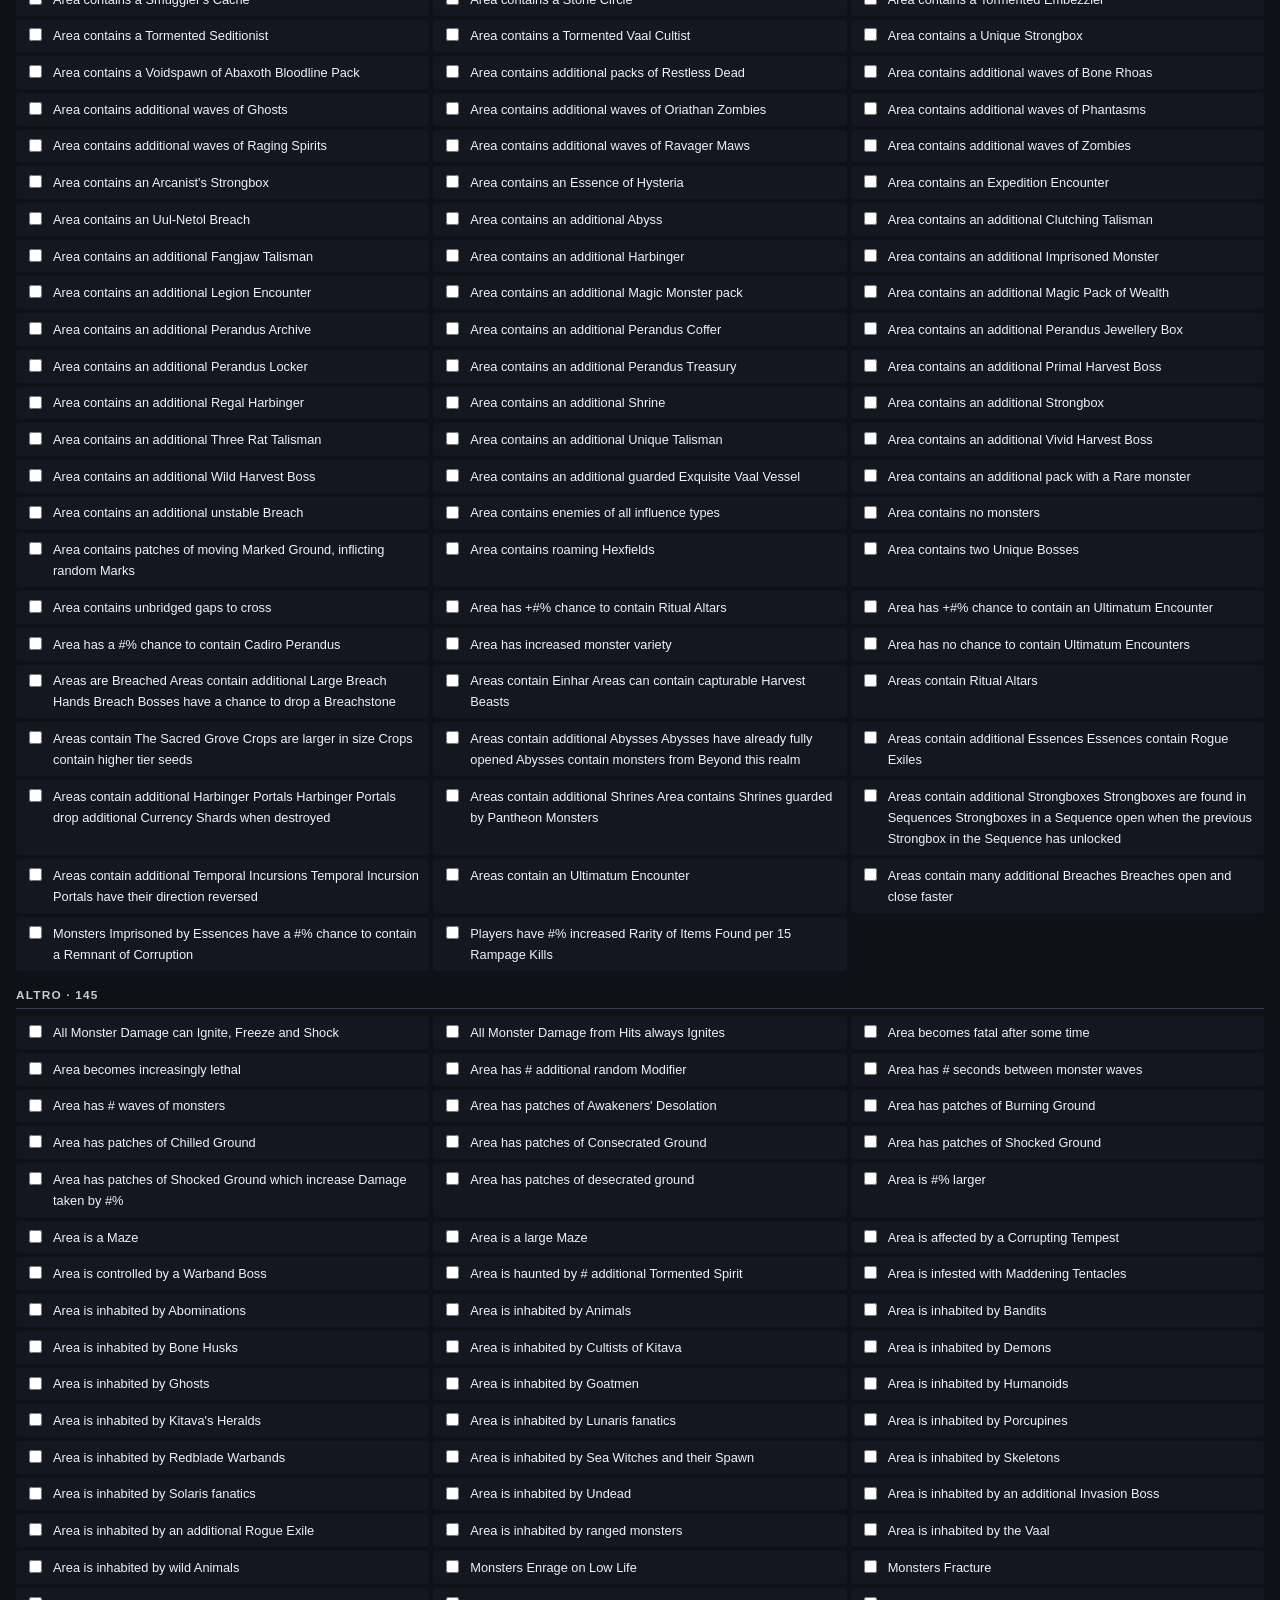
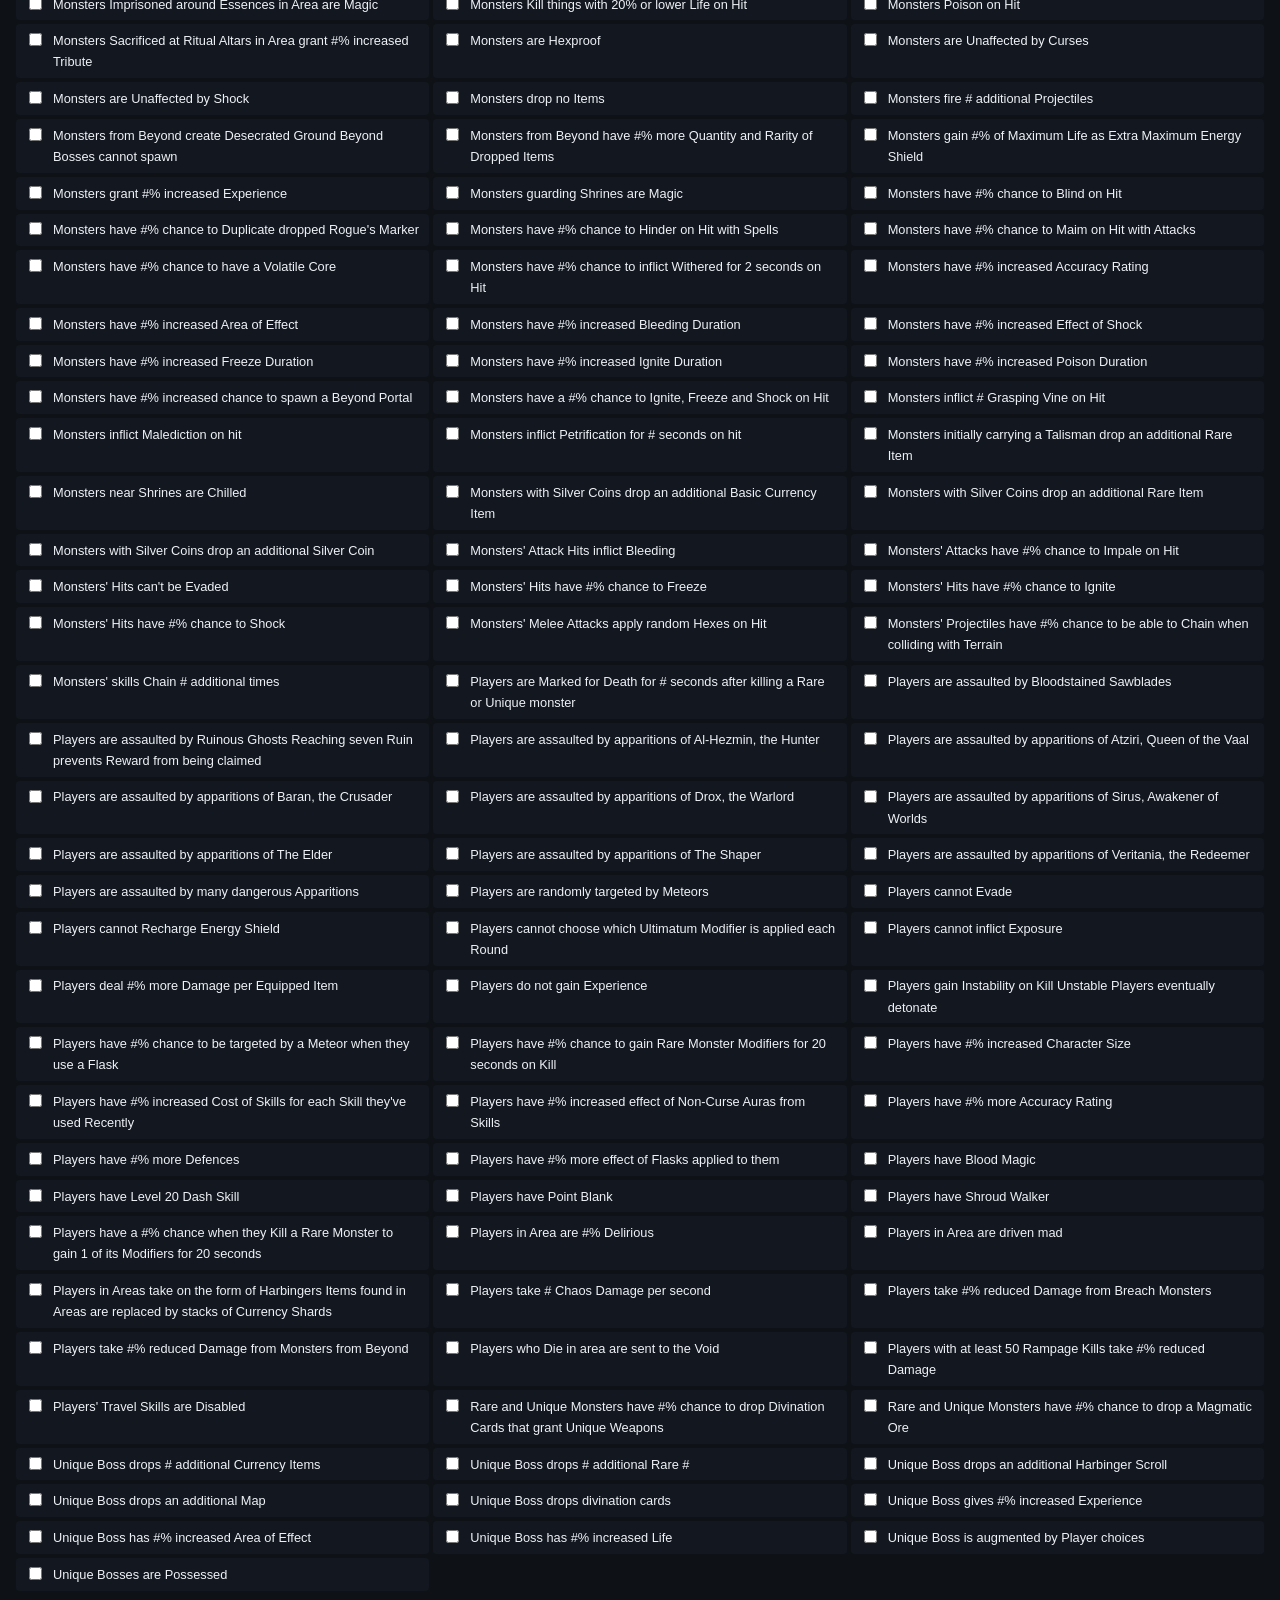
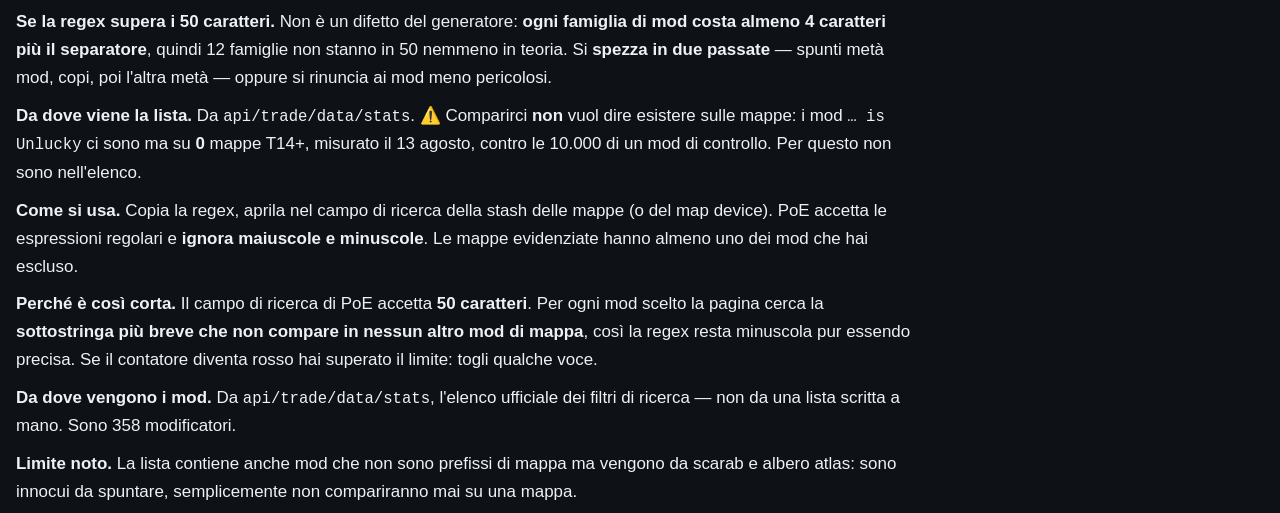
<file: mappe/index.html>
<!doctype html>
<html lang="it">
<head>
<meta charset="utf-8">
<meta name="viewport" content="width=device-width, initial-scale=1">
<title>Regex mappe — i mod da evitare, in una stringa</title>
<link rel="stylesheet" href="../stile.css">
<link rel="icon" href="../favicon.svg" type="image/svg+xml">
<style>

  .out{position:sticky;top:0;z-index:10;background:var(--bg);padding:.8rem 0 .6rem;margin-bottom:.8rem;
       border-bottom:1px solid var(--line)}
  .box{background:#0e1218;border:1px solid var(--line2);border-radius:6px;padding:.6rem .7rem}
  .box .rx{font-family:"Source Code Pro",Menlo,Consolas,monospace;font-size:.86rem;color:var(--magic);
           word-break:break-all;min-height:1.3rem}
  .riga{display:flex;gap:.5rem;align-items:center;flex-wrap:wrap;margin-top:.5rem}
  button{font-size:.78rem;padding:.32rem .75rem;cursor:pointer;border-radius:4px;
         background:#181b21;color:var(--text);border:1px solid var(--line2)}
  button:hover{border-color:var(--gold);color:var(--gold)}
  button.p{background:var(--gold);color:#1b1608;border:0;font-weight:600}
  .conta{color:var(--muted);font-size:.78rem;margin-left:auto}
  .len{font-variant-numeric:tabular-nums}
  .len.ok{color:var(--good)} .len.ko{color:var(--bad)}

  .preset{display:flex;gap:.4rem;flex-wrap:wrap;margin:.7rem 0 1rem}
  .preset button{font-size:.74rem}

  .cerca{width:100%;height:2.2rem;padding:0 .7rem;background:var(--panel);color:var(--text);
         border:1px solid var(--line2);border-radius:5px;font-size:.85rem;margin-bottom:.9rem}

  .cat{margin-bottom:1.1rem}
  .cat h2{font-size:.74rem;text-transform:uppercase;letter-spacing:.1em;color:var(--muted);
          margin:0 0 .45rem;padding-bottom:.3rem;border-bottom:1px solid var(--line)}
  .cat.pericolo h2{color:var(--bad)}
  .mods{display:grid;grid-template-columns:repeat(auto-fill,minmax(21rem,1fr));gap:.25rem}
  label.m{display:flex;gap:.5rem;align-items:flex-start;background:var(--panel2);
          border:1px solid transparent;border-radius:4px;padding:.3rem .5rem;font-size:.8rem;cursor:pointer}
  label.m:hover{border-color:var(--line2)}
  label.m.on{background:rgba(224,122,111,.12);border-color:var(--bad)}
  label.m input{margin-top:.2rem}
  label.m .fr{font-family:"Source Code Pro",Menlo,monospace;font-size:.68rem;color:var(--label);
              display:block;margin-top:.1rem}

  footer p{margin:0 0 .6rem;max-width:56rem}
  footer b{color:var(--text)}
</style>
</head>
<body>

<nav class="nav">
  <div class="nav-in">
    <a class="marchio" href="../index.html">PoE <span>Tools</span></a>
    <div class="nav-link">
      <a href="../atlante/">Atlante</a>
      <button type="button" class="nav-gruppo" aria-controls="giu-farm" aria-expanded="true">Farm</button>
      <a href="../mappe/" aria-current="page">Regex mappe</a>
      <button type="button" class="nav-gruppo" aria-controls="giu-build" aria-expanded="true">Build</button>
      <a href="../uber/">Uber</a>
    </div>
    <span class="nav-patch">patch 3.29.2</span>
  </div>
  <div class="nav-giu" id="giu-farm">
    <div class="nav-giu-in">
      <a href="../strategie/">Strategie</a>
      <a href="../farming/">Prezzi</a>
      <a href="../scrying/">Scrying</a>
      <a href="../warrant/">Warrant</a>
    </div>
  </div>
  <div class="nav-giu" id="giu-build">
    <div class="nav-giu-in">
      <a href="../whisper/">Whisper</a>
      <a href="../luminary/">Luminary</a>
      <a href="../spesa/">Spesa</a>
    </div>
  </div>
</nav>

<div class="wrap">
  <header class="testata">
    <h1>Regex mappe</h1>
    <p class="sub">Spunta i modificatori che non vuoi correre: esce una <b>regex</b> da incollare nella ricerca della stash. Le mappe che la fanno accendere sono quelle da rerollare.</p>
  </header>

  <div class="out">
    <div class="box">
      <div class="rx" id="rx">— spunta qualcosa qui sotto —</div>
      <div class="riga">
        <button class="p" id="copia">Copia</button>
        <button id="pulisci">Azzera</button>
        <span class="conta">
          <span id="nsel">0</span> mod ·
          <span class="len" id="len">0</span>/63 caratteri
        </span>
      </div>
    </div>
    <div class="preset" id="preset"></div>
  </div>

  <input class="cerca" id="cerca" type="search" placeholder="Filtra i modificatori… (es. regen, reflect, resistances)">
  <div id="lista"></div>

  <footer>
    <p><strong>Se la regex supera i 50 caratteri.</strong> Non è un difetto del generatore: <b>ogni famiglia di mod costa almeno 4 caratteri più il separatore</b>, quindi 12 famiglie non stanno in 50 nemmeno in teoria. Si <b>spezza in due passate</b> — spunti metà mod, copi, poi l'altra metà — oppure si rinuncia ai mod meno pericolosi.</p>
    <p><strong>Da dove viene la lista.</strong> Da <code>api/trade/data/stats</code>. ⚠️ Comparirci <b>non</b> vuol dire esistere sulle mappe: i mod <code>… is Unlucky</code> ci sono ma su <b>0</b> mappe T14+, misurato il 13 agosto, contro le 10.000 di un mod di controllo. Per questo non sono nell'elenco.</p>
    <p><strong>Come si usa.</strong> Copia la regex, aprila nel campo di ricerca della stash delle mappe (o del map device). PoE accetta le espressioni regolari e <b>ignora maiuscole e minuscole</b>. Le mappe evidenziate hanno almeno uno dei mod che hai escluso.</p>
    <p><strong>Perché è così corta.</strong> Il campo di ricerca di PoE accetta <b>50 caratteri</b>. Per ogni mod scelto la pagina cerca la <b>sottostringa più breve che non compare in nessun altro mod di mappa</b>, così la regex resta minuscola pur essendo precisa. Se il contatore diventa rosso hai superato il limite: togli qualche voce.</p>
    <p><strong>Da dove vengono i mod.</strong> Da <code>api/trade/data/stats</code>, l'elenco ufficiale dei filtri di ricerca — non da una lista scritta a mano. Sono <span id="tot">…</span> modificatori.</p>
    <p><strong>Limite noto.</strong> La lista contiene anche mod che non sono prefissi di mappa ma vengono da scarab e albero atlas: sono innocui da spuntare, semplicemente non compariranno mai su una mappa.</p>
  </footer>
</div>

<script>
const PRESET = {
  // Le 15 esclusioni della build in uso (low life, energy shield, block).
  // Sta per prima perche' e' quella che si usa a ogni rotazione di mappe.
  // Il criterio non e' «fa male» ma «spegne un pilastro»: rigenerazione,
  // cariche delle flask, block, resistenze massime, aure.
  // ⚠️ Erano 19: quattro erano fantasmi. I mod «... is Unlucky» non esistono
  // sulle mappe — misurati sul trade il 13 agosto, 0 inserzioni T14+ contro le
  // 10.000 del controllo. Restano esclusi dal link di trade, dove non costano.
  "★ Questa build": ["cannot Regenerate","no Life or Mana","less Recovery Rate",
    "cannot gain Flask Charges","reduced Flask Charges","reduced Chance to Block",
    "Players cannot Block","Non-Curse Auras","Exposure","maximum Resistances",
    "Runes of the Searing","Elemental Weakness","Leeched","Temporal Chains",
    "Elemental Thorns"],
  "Build su Energy Shield": ["Recover","Regenerat","Leech","maximum Resistances","less Recovery"],
  "Riflesso e Thorns": ["Reflect","Thorns"],
  "Maledizioni": ["Cursed with"],
  "Mostri troppo duri": ["Monster Physical Damage Reduction","Monster Elemental Resistances","Chaos Resistance","increased Critical"],
  "Nessuna cura": ["Cannot Regenerate","cannot Leech","less Recovery Rate","reduced Flask Charges"],
};

let MODS = {}, TUTTI = [], scelti = new Set();

// ---- il cuore: la sottostringa più corta che identifica un mod ----
function normalizza(t){ return t.replace(/#/g,"").replace(/\s+/g," ").trim().toLowerCase(); }
function frammento(testo, altri){
  const s = normalizza(testo);
  // I frammenti partono sempre dall'inizio di una parola e sono lunghi almeno 4.
  // Sottostringhe più corte o prese a metà parola (tipo "e n") sarebbero uniche
  // dentro questa lista ma colpirebbero qualsiasi cosa sull'item vero, dove
  // compaiono anche il nome della mappa e i numeri.
  const inizi = [0];
  for (let i = 1; i < s.length; i++) if (s[i-1] === " ") inizi.push(i);
  for (let L = 4; L <= 24; L++){
    for (const i of inizi){
      if (i + L > s.length) continue;
      const sub = s.slice(i, i+L);
      if (/[%+0-9]/.test(sub)) continue;
      if (sub.endsWith(" ")) continue;
      if (!altri.some(a => a.includes(sub))) return sub;
    }
  }
  return s.slice(0, 24);
}

// Copertura minima: non serve un frammento per ogni mod, serve il minor numero
// di frammenti che coprano tutti i mod scelti senza toccare quelli non scelti.
// "recover" da solo può valere per dieci righe diverse.
function regexMinima(sel){
  const S = sel.map(normalizza);
  const NO = TUTTI.filter(t => !scelti.has(t)).map(normalizza);
  // candidati: sottostringhe allineate a parola che non colpiscono nessun mod escluso
  const cand = new Map();                    // frammento → insieme di indici coperti
  S.forEach((s, idx) => {
    const inizi = [0];
    for (let i = 1; i < s.length; i++) if (s[i-1] === " ") inizi.push(i);
    for (const i of inizi) for (let L = 4; L <= 20 && i+L <= s.length; L++){
      const sub = s.slice(i, i+L);
      if (/[%+0-9]/.test(sub) || sub.endsWith(" ")) continue;
      if (NO.some(n => n.includes(sub))) continue;
      if (!cand.has(sub)) cand.set(sub, new Set());
      cand.get(sub).add(idx);
    }
  });
  const scoperti = new Set(S.map((_,i)=>i));
  const scelte = [];
  while (scoperti.size){
    let best = null, bestN = 0;
    for (const [f, set] of cand){
      let n = 0; for (const i of set) if (scoperti.has(i)) n++;
      if (n > bestN || (n === bestN && n > 0 && best && f.length < best.length)) { best = f; bestN = n; }
    }
    if (!best) {                              // mod non copribile: uso il testo intero
      const i = [...scoperti][0];
      scelte.push(S[i].slice(0, 20)); scoperti.delete(i); continue;
    }
    scelte.push(best);
    for (const i of cand.get(best)) scoperti.delete(i);
  }
  return scelte;
}

function aggiorna(){
  const sel = [...scelti];
  const rx = sel.length ? regexMinima(sel).join("|") : "";
  document.getElementById("rx").textContent = rx || "— spunta qualcosa qui sotto —";
  document.getElementById("nsel").textContent = sel.length;
  const len = document.getElementById("len");
  len.textContent = rx.length;
  len.className = "len " + (rx.length <= 50 ? "ok" : "ko");
  localStorage.setItem("mappe-scelti", JSON.stringify(sel));
  document.querySelectorAll("label.m").forEach(l => l.classList.toggle("on", scelti.has(l.dataset.t)));
}

function disegna(filtro=""){
  const f = filtro.toLowerCase();
  const ordine = ["Recupero","Riflesso e Thorns","Maledizioni","Resistenze e difese","Danno dei mostri",
                  "Difese dei mostri","Movimento e velocità","Cariche e buff","Quantità e varietà","Altro"];
  const pericolose = new Set(["Recupero","Riflesso e Thorns","Maledizioni","Resistenze e difese","Danno dei mostri"]);
  const el = document.getElementById("lista");
  el.innerHTML = ordine.filter(k => MODS[k]).map(k => {
    const voci = MODS[k].filter(t => !f || t.toLowerCase().includes(f));
    if (!voci.length) return "";
    return `<section class="cat ${pericolose.has(k)?"pericolo":""}">
      <h2>${k} · ${voci.length}</h2>
      <div class="mods">${voci.map(t => `
        <label class="m" data-t="${t.replace(/"/g,"&quot;")}">
          <input type="checkbox" ${scelti.has(t)?"checked":""}>
          <span>${t.replace(/</g,"&lt;")}</span>
        </label>`).join("")}</div>
    </section>`;
  }).join("");
  el.querySelectorAll("label.m").forEach(l => {
    l.querySelector("input").onchange = e => {
      e.target.checked ? scelti.add(l.dataset.t) : scelti.delete(l.dataset.t);
      aggiorna();
    };
  });
  aggiorna();
}

fetch("mod-mappa.json").then(r=>r.json()).then(d => {
  MODS = d;
  TUTTI = Object.values(d).flat();
  document.getElementById("tot").textContent = TUTTI.length;
  try { JSON.parse(localStorage.getItem("mappe-scelti")||"[]").forEach(t => scelti.add(t)); } catch(e){}
  document.getElementById("preset").innerHTML = Object.keys(PRESET)
    .map(k => `<button data-k="${k}">+ ${k}</button>`).join("");
  document.querySelectorAll("#preset button").forEach(b => b.onclick = () => {
    PRESET[b.dataset.k].forEach(ago => TUTTI.filter(t => t.toLowerCase().includes(ago.toLowerCase()))
      .forEach(t => scelti.add(t)));
    disegna(document.getElementById("cerca").value);
  });
  disegna();
});

document.getElementById("cerca").addEventListener("input", e => disegna(e.target.value));
document.getElementById("pulisci").onclick = () => { scelti.clear(); disegna(document.getElementById("cerca").value); };
document.getElementById("copia").onclick = async () => {
  const t = document.getElementById("rx").textContent;
  try { await navigator.clipboard.writeText(t); document.getElementById("copia").textContent = "Copiata ✓";
        setTimeout(()=>document.getElementById("copia").textContent="Copia", 1500); } catch(e){}
};
</script>
<script src="../menu.js" defer></script>
</body>
</html>
</file>
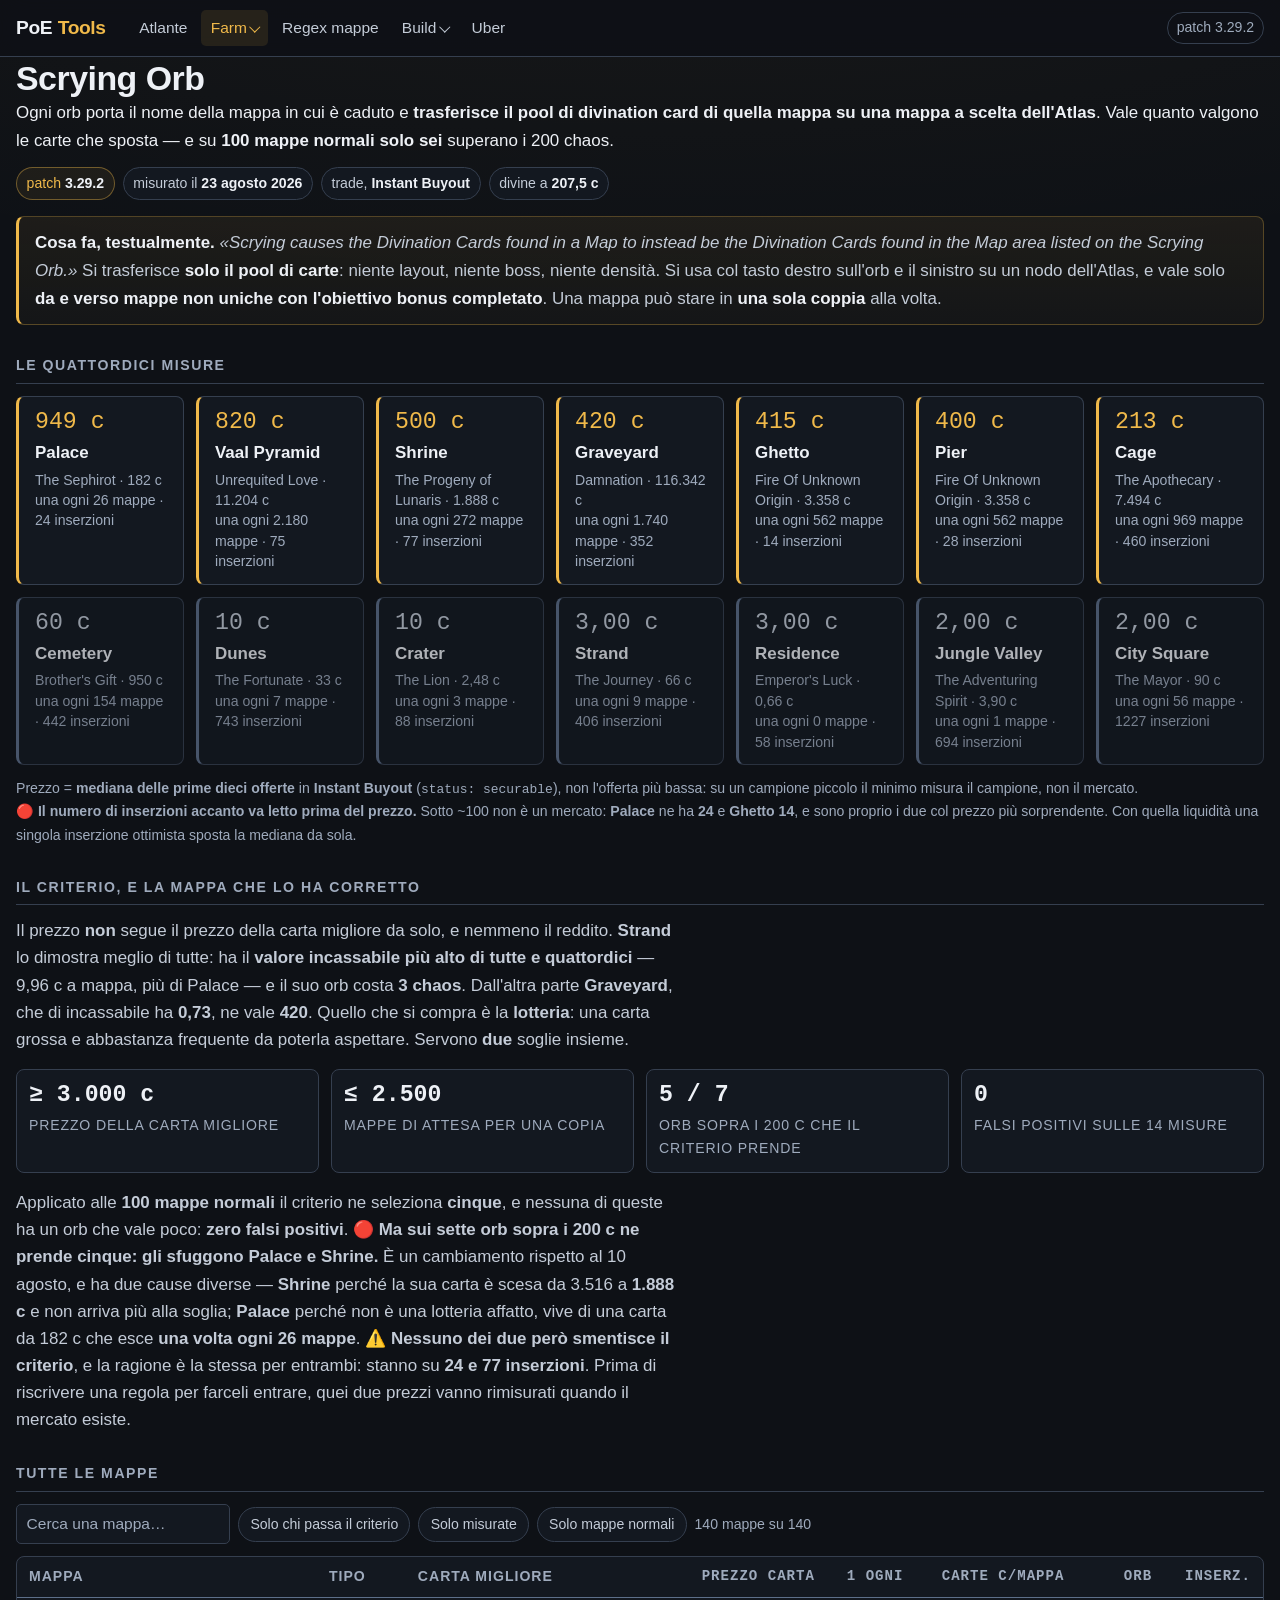
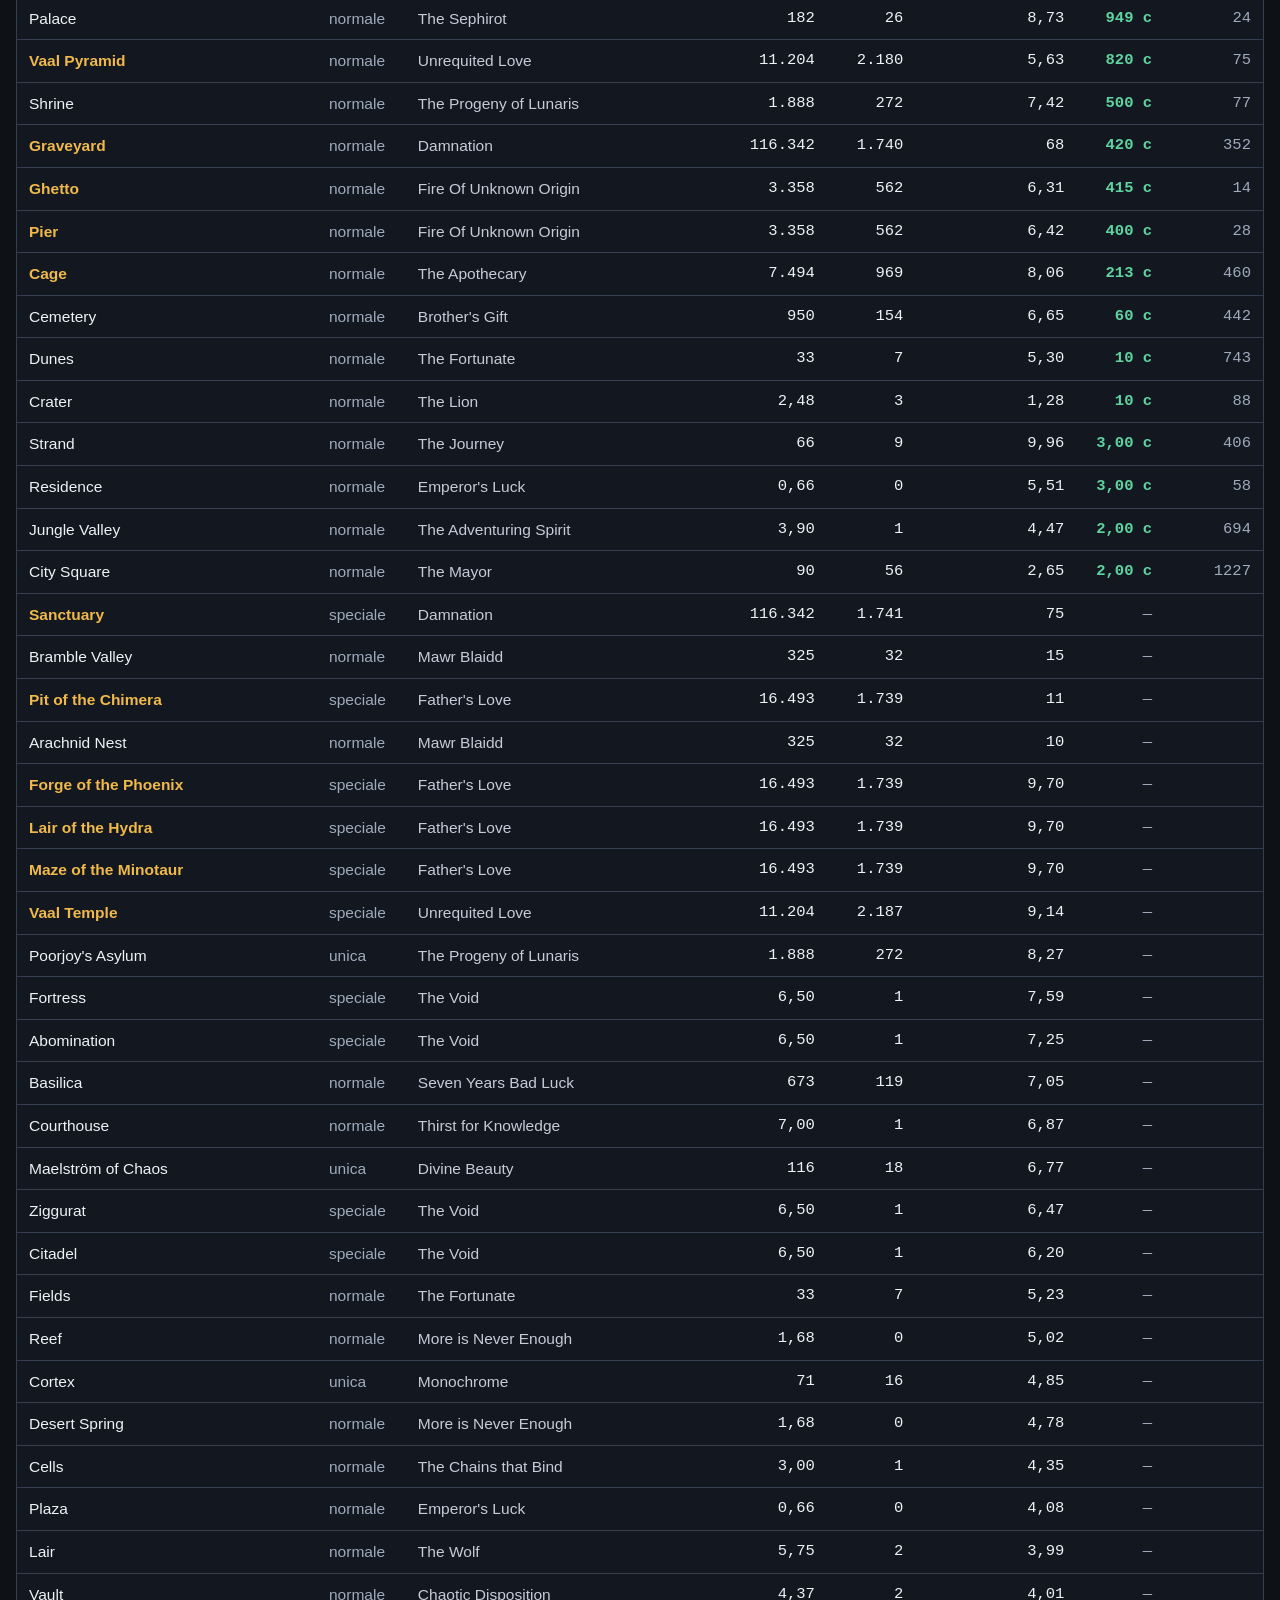
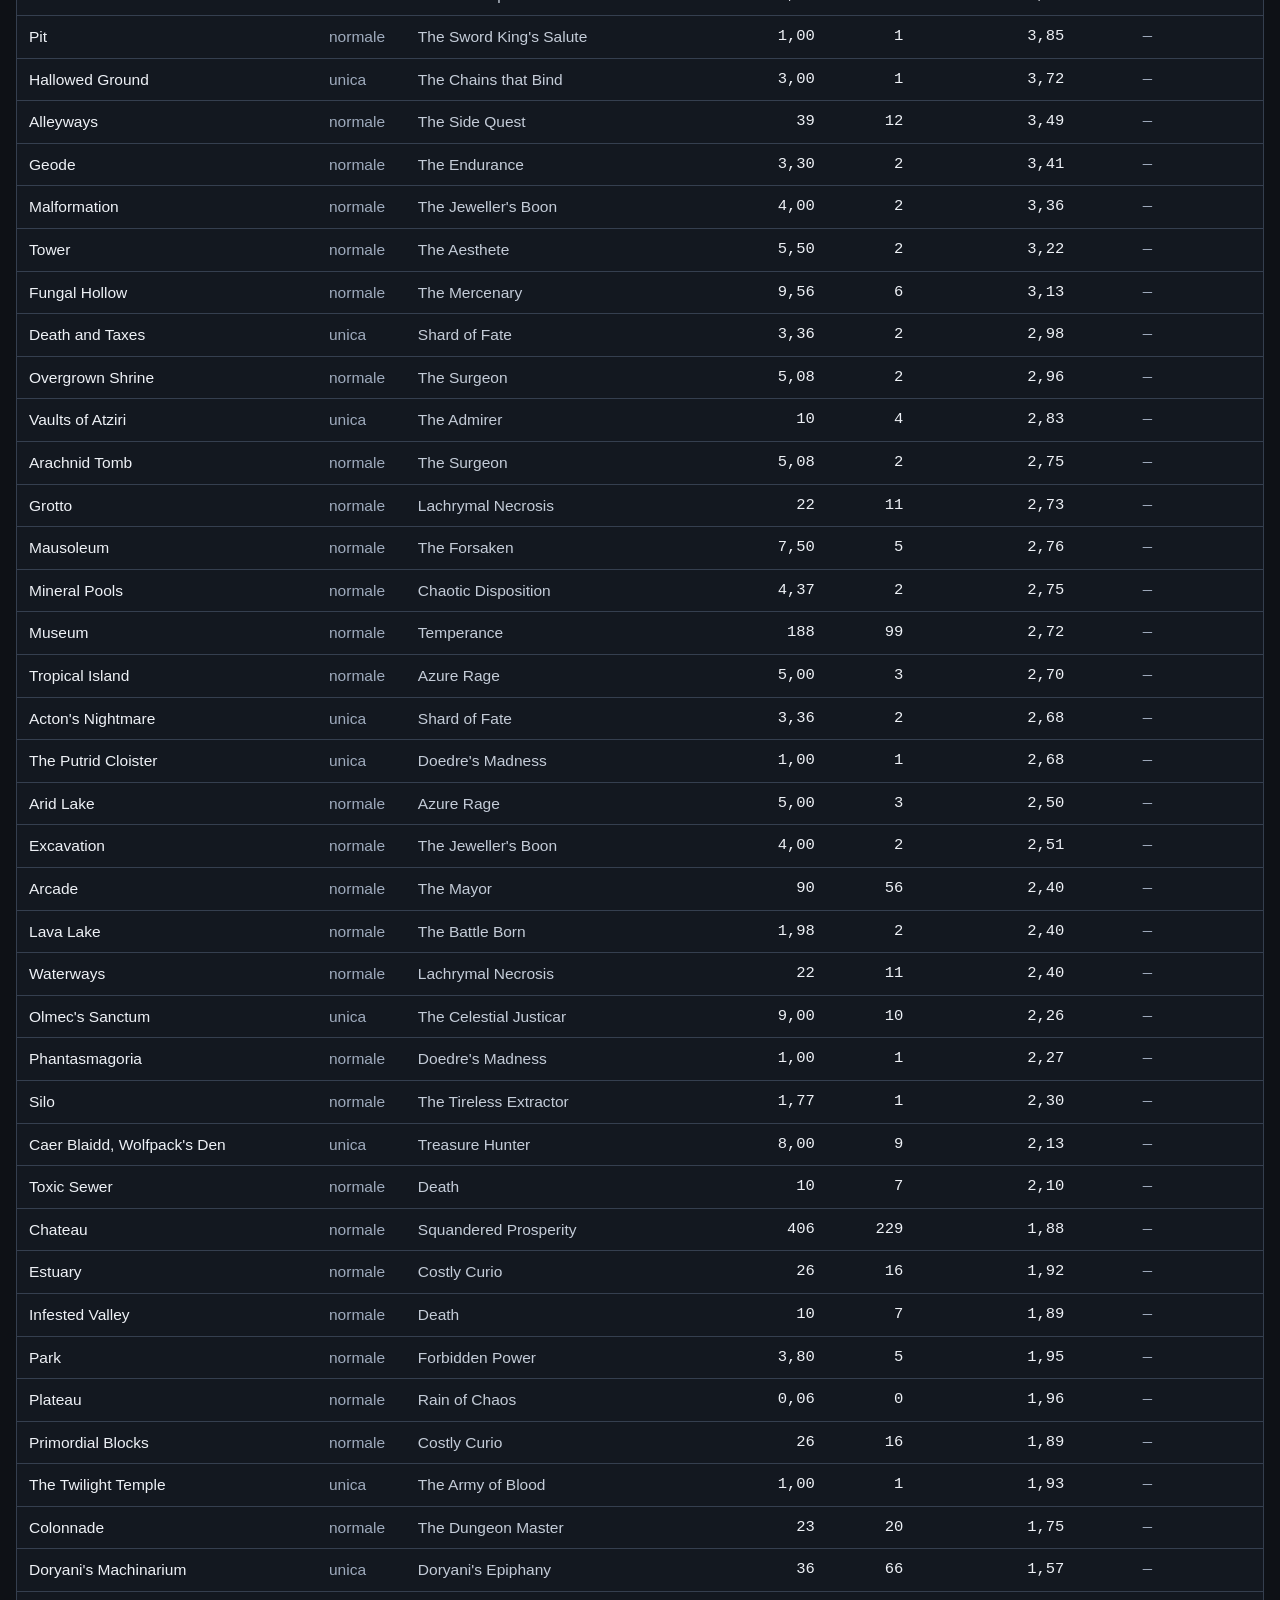
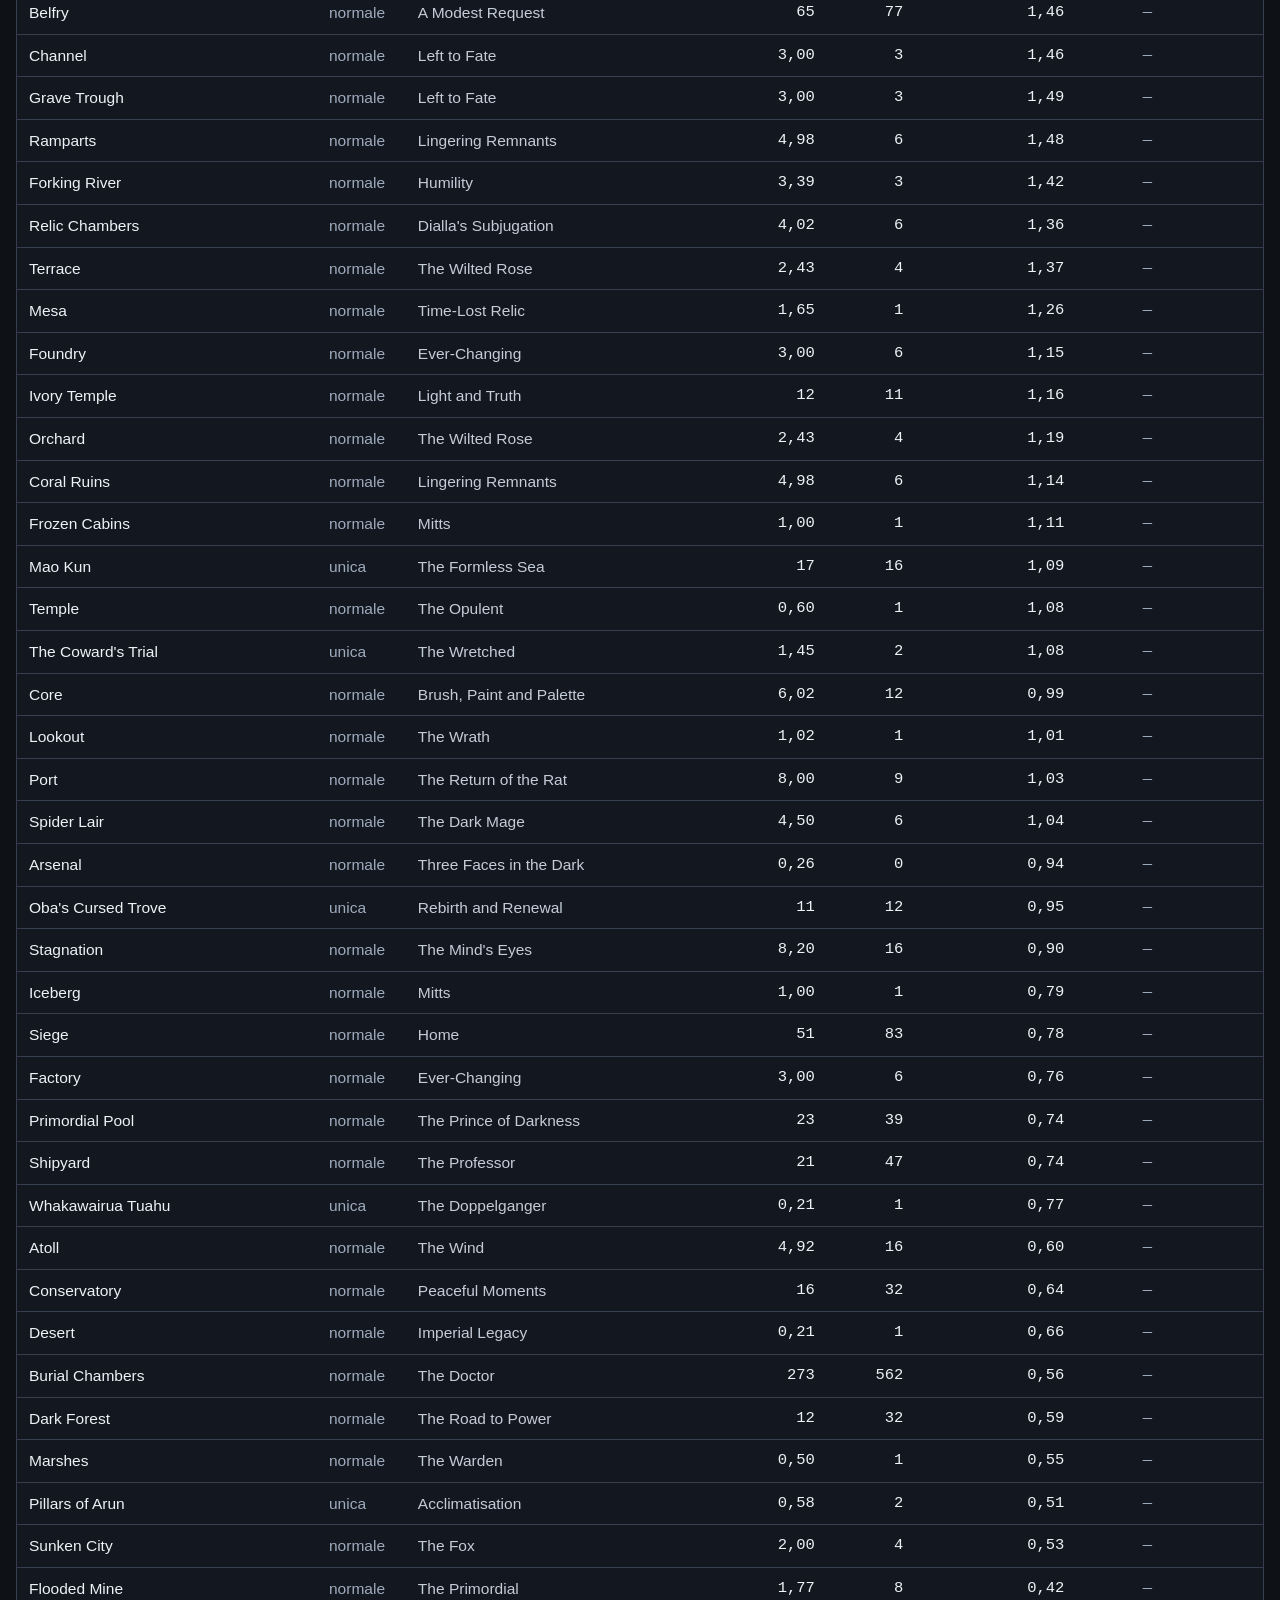
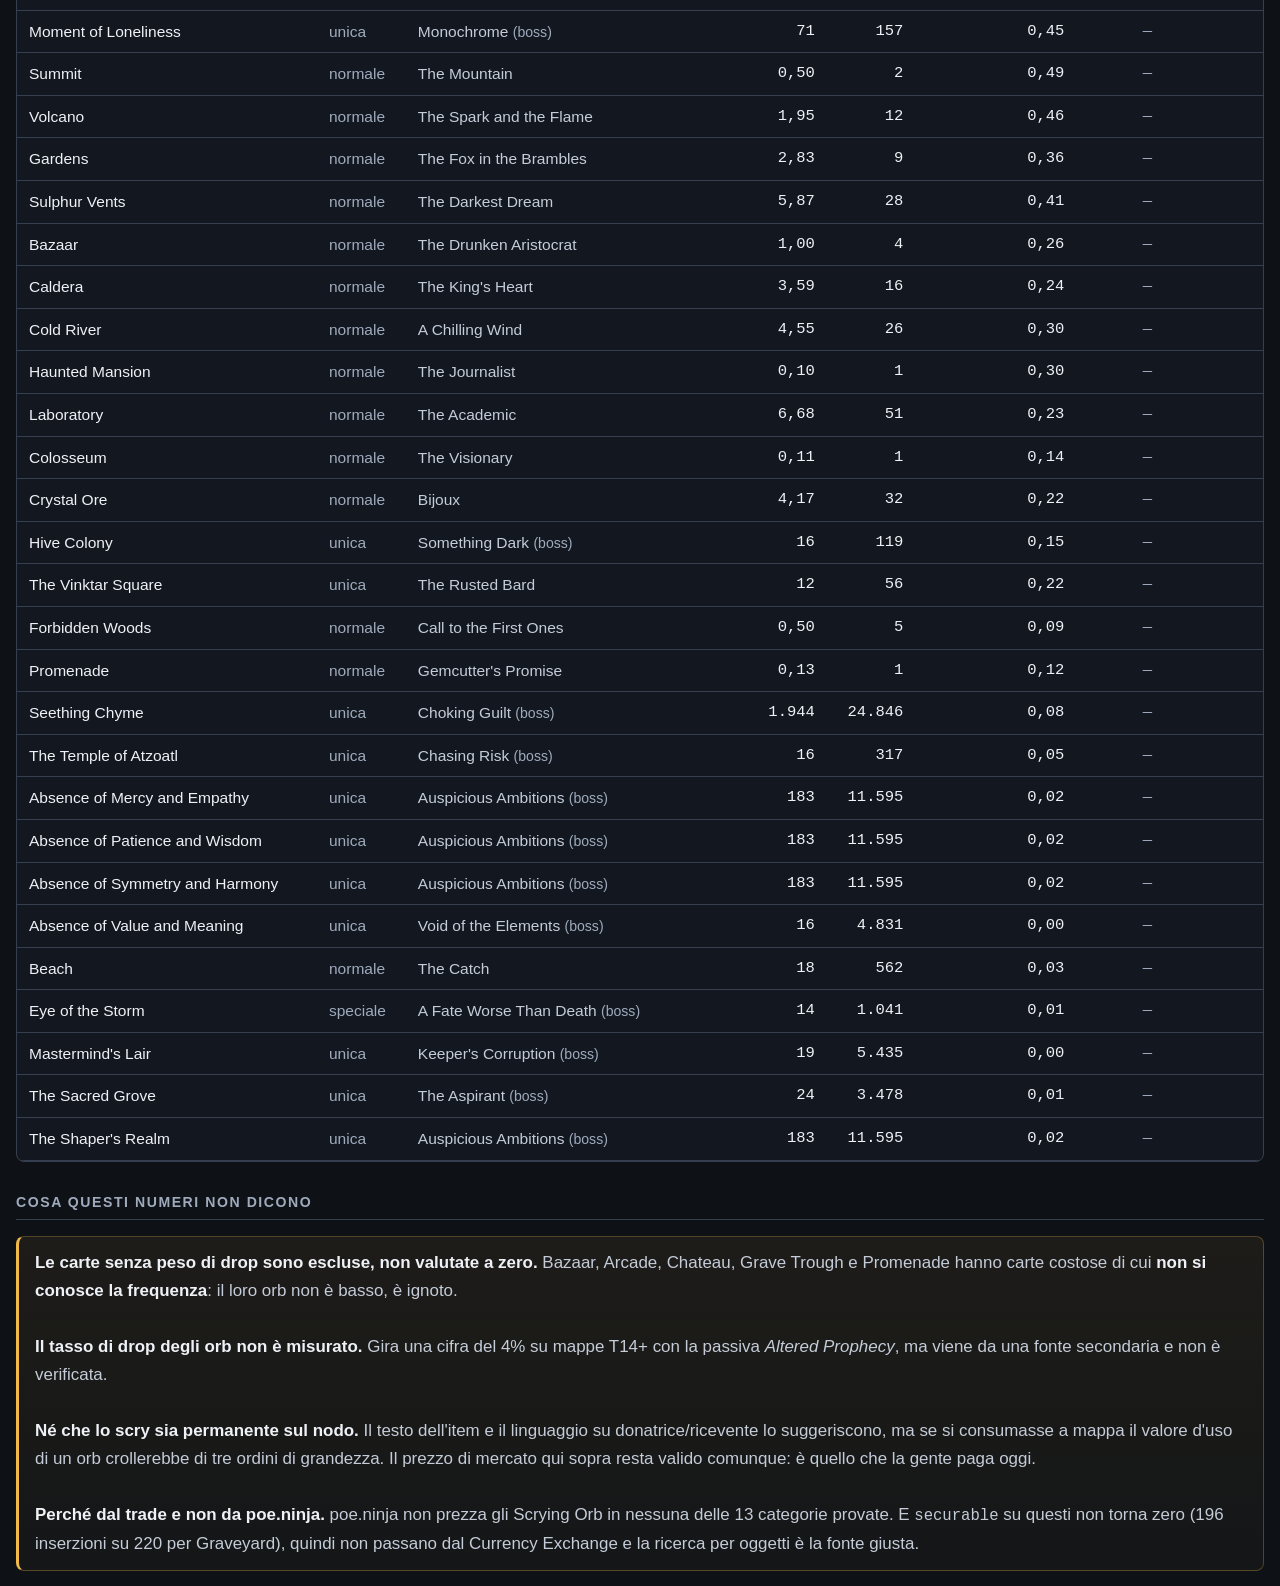
<file: scrying/index.html>
<!doctype html>
<html lang="it">
<head>
<meta charset="utf-8">
<meta name="viewport" content="width=device-width, initial-scale=1">
<title>Scrying Orb — quanto vale il tuo</title>
<link rel="stylesheet" href="../stile.css">
<link rel="icon" href="../favicon.svg" type="image/svg+xml">
<style>
  /* solo ciò che è davvero di questa pagina */
  .orb-mis{display:grid;grid-template-columns:repeat(auto-fit,minmax(10.5rem,1fr));gap:var(--s3)}
  .orb{background:var(--panel2);border:1px solid var(--line);border-left:3px solid var(--line2);
       border-radius:var(--r);padding:var(--s3) var(--s4);display:flex;flex-direction:column;gap:.15rem}
  .orb.alto{border-left-color:var(--gold)}
  .orb.basso{border-left-color:var(--line2);opacity:.72}
  .orb .p{font-family:var(--mono);font-variant-numeric:tabular-nums;font-size:var(--t-lg);line-height:1.2;color:var(--gold)}
  .orb.basso .p{color:var(--muted)}
  .orb .m{font-size:var(--t-base);color:var(--text);font-weight:600}
  .orb .d{font-size:var(--t-xs);color:var(--label);line-height:1.45}
  .filtri{display:flex;gap:var(--s2);flex-wrap:wrap;align-items:center;margin-bottom:var(--s3)}
  .filtri input{background:var(--panel2);border:1px solid var(--line);border-radius:var(--r-sm);
       color:var(--text);font:inherit;font-size:var(--t-sm);padding:.4rem .6rem;min-width:11rem}
  .filtri input:focus-visible{outline:2px solid var(--gold);outline-offset:1px}
  .chip{background:var(--panel2);border:1px solid var(--line);border-radius:var(--r-full);
       color:var(--muted);font:inherit;font-size:var(--t-xs);padding:.3rem .7rem;cursor:pointer}
  .chip[aria-pressed="true"]{border-color:var(--gold);color:var(--gold);background:rgba(240,185,74,.08)}
  .chip:focus-visible{outline:2px solid var(--gold);outline-offset:1px}
  .scroll{overflow-x:auto;border:1px solid var(--line);border-radius:var(--r);background:var(--panel2)}
  .tabella th[data-k]{cursor:pointer;user-select:none}
  .tabella th[data-k]:hover{color:var(--text)}
  .pass{color:var(--gold);font-weight:600}
  .mis{color:var(--good);font-weight:600}
  .nota-riga{font-size:var(--t-xs);color:var(--label)}
  @media (prefers-reduced-motion:reduce){*{transition:none!important;animation:none!important}}
</style>
</head>
<body>

<nav class="nav">
  <div class="nav-in">
    <a class="marchio" href="../index.html">PoE <span>Tools</span></a>
    <div class="nav-link">
      <a href="../atlante/">Atlante</a>
      <button type="button" class="nav-gruppo attivo" aria-controls="giu-farm" aria-expanded="true">Farm</button>
      <a href="../mappe/">Regex mappe</a>
      <button type="button" class="nav-gruppo" aria-controls="giu-build" aria-expanded="true">Build</button>
      <a href="../uber/">Uber</a>
    </div>
    <span class="nav-patch">patch 3.29.2</span>
  </div>
  <div class="nav-giu" id="giu-farm">
    <div class="nav-giu-in">
      <a href="../strategie/">Strategie</a>
      <a href="../farming/">Prezzi</a>
      <a href="../scrying/" aria-current="page">Scrying</a>
      <a href="../warrant/">Warrant</a>
    </div>
  </div>
  <div class="nav-giu" id="giu-build">
    <div class="nav-giu-in">
      <a href="../whisper/">Whisper</a>
      <a href="../luminary/">Luminary</a>
      <a href="../spesa/">Spesa</a>
    </div>
  </div>
</nav>

<div class="wrap">

  <header class="hero">
    <h1>Scrying <span>Orb</span></h1>
    <p class="sub">Ogni orb porta il nome della mappa in cui è caduto e <b>trasferisce il pool di divination card di quella mappa su una mappa a scelta dell'Atlas</b>. Vale quanto valgono le carte che sposta &mdash; e su <b>100 mappe normali solo sei</b> superano i 200 chaos.</p>
    <div class="badges">
      <span class="badge oro">patch <b>3.29.2</b></span>
      <span class="badge">misurato il <b>23 agosto 2026</b></span>
      <span class="badge">trade, <b>Instant Buyout</b></span>
      <span class="badge">divine a <b>207,5 c</b></span>
    </div>
  </header>

  <div class="avviso">
    <b>Cosa fa, testualmente.</b> <i>&laquo;Scrying causes the Divination Cards found in a Map to instead be the
    Divination Cards found in the Map area listed on the Scrying Orb.&raquo;</i> Si trasferisce <b>solo il pool di
    carte</b>: niente layout, niente boss, niente densità. Si usa col tasto destro sull'orb e il sinistro su un nodo
    dell'Atlas, e vale solo <b>da e verso mappe non uniche con l'obiettivo bonus completato</b>. Una mappa può stare
    in <b>una sola coppia</b> alla volta.
  </div>

  <h2 class="sec">Le quattordici misure</h2>
  <div class="orb-mis" id="misure"></div>
  <p class="nota-riga" style="margin-top:var(--s3)">Prezzo = <b>mediana delle prime dieci offerte</b> in
    <b>Instant Buyout</b> (<code>status: securable</code>), non l'offerta più bassa: su un campione piccolo il minimo
    misura il campione, non il mercato.</p>
  <p class="nota-riga">🔴 <b>Il numero di inserzioni accanto va letto prima del prezzo.</b> Sotto ~100 non è un
    mercato: <b>Palace</b> ne ha <b>24</b> e <b>Ghetto</b> <b>14</b>, e sono proprio i due col prezzo più
    sorprendente. Con quella liquidità una singola inserzione ottimista sposta la mediana da sola.</p>

  <h2 class="sec">Il criterio, e la mappa che lo ha corretto</h2>
  <p style="color:var(--muted);font-size:var(--t-base);max-width:70ch;line-height:1.6">
    Il prezzo <b>non</b> segue il prezzo della carta migliore da solo, e nemmeno il reddito. <b>Strand</b> lo
    dimostra meglio di tutte: ha il <b>valore incassabile più alto di tutte e quattordici</b> &mdash; 9,96 c a mappa,
    più di Palace &mdash; e il suo orb costa <b>3 chaos</b>. Dall'altra parte <b>Graveyard</b>, che di incassabile ha
    <b>0,73</b>, ne vale <b>420</b>. Quello che si compra è la <b>lotteria</b>: una carta grossa e abbastanza
    frequente da poterla aspettare. Servono <b>due</b> soglie insieme.
  </p>
  <div class="kpi" style="margin:var(--s4) 0">
    <div><b>&ge; 3.000 c</b><span>prezzo della carta migliore</span></div>
    <div><b>&le; 2.500</b><span>mappe di attesa per una copia</span></div>
    <div><b>5 / 7</b><span>orb sopra i 200 c che il criterio prende</span></div>
    <div><b>0</b><span>falsi positivi sulle 14 misure</span></div>
  </div>
  <p style="color:var(--muted);font-size:var(--t-base);max-width:70ch;line-height:1.6">
    Applicato alle <b>100 mappe normali</b> il criterio ne seleziona <b>cinque</b>, e nessuna di queste ha un orb
    che vale poco: <b>zero falsi positivi</b>. 🔴 <b>Ma sui sette orb sopra i 200 c ne prende cinque: gli sfuggono
    Palace e Shrine.</b> È un cambiamento rispetto al 10 agosto, e ha due cause diverse — <b>Shrine</b> perché la sua
    carta è scesa da 3.516 a <b>1.888 c</b> e non arriva più alla soglia; <b>Palace</b> perché non è una lotteria
    affatto, vive di una carta da 182 c che esce <b>una volta ogni 26 mappe</b>.
    ⚠️ <b>Nessuno dei due però smentisce il criterio</b>, e la ragione è la stessa per entrambi: stanno su
    <b>24 e 77 inserzioni</b>. Prima di riscrivere una regola per farceli entrare, quei due prezzi vanno rimisurati
    quando il mercato esiste.
  </p>

  <h2 class="sec">Tutte le mappe</h2>
  <div class="filtri">
    <input id="q" type="search" placeholder="Cerca una mappa&hellip;" aria-label="Cerca una mappa">
    <button class="chip" id="f-pass" aria-pressed="false">Solo chi passa il criterio</button>
    <button class="chip" id="f-mis" aria-pressed="false">Solo misurate</button>
    <button class="chip" id="f-norm" aria-pressed="false">Solo mappe normali</button>
    <span class="nota-riga" id="conta"></span>
  </div>
  <div class="scroll">
    <table class="tabella" style="width:100%;border-collapse:collapse">
      <thead><tr>
        <th data-k="n">Mappa</th>
        <th data-k="t">Tipo</th>
        <th data-k="c">Carta migliore</th>
        <th data-k="cp" class="n">Prezzo carta</th>
        <th data-k="cn" class="n">1 ogni</th>
        <th data-k="ev" class="n">Carte c/mappa</th>
        <th data-k="orb" class="n">Orb</th>
        <th data-k="ins" class="n">Inserz.</th>
      </tr></thead>
      <tbody id="righe"></tbody>
    </table>
  </div>

  <h2 class="sec">Cosa questi numeri non dicono</h2>
  <div class="avviso">
    <b>Le carte senza peso di drop sono escluse, non valutate a zero.</b> Bazaar, Arcade, Chateau, Grave Trough e
    Promenade hanno carte costose di cui <b>non si conosce la frequenza</b>: il loro orb non è basso, è ignoto.<br><br>
    <b>Il tasso di drop degli orb non è misurato.</b> Gira una cifra del 4% su mappe T14+ con la passiva
    <i>Altered Prophecy</i>, ma viene da una fonte secondaria e non è verificata.<br><br>
    <b>Né che lo scry sia permanente sul nodo.</b> Il testo dell'item e il linguaggio su donatrice/ricevente lo
    suggeriscono, ma se si consumasse a mappa il valore d'uso di un orb crollerebbe di tre ordini di grandezza. Il
    prezzo di mercato qui sopra resta valido comunque: è quello che la gente paga oggi.<br><br>
    <b>Perché dal trade e non da poe.ninja.</b> poe.ninja non prezza gli Scrying Orb in nessuna delle 13 categorie
    provate. E <code>securable</code> su questi non torna zero (196 inserzioni su 220 per Graveyard), quindi non
    passano dal Currency Exchange e la ricerca per oggetti è la fonte giusta.
  </div>

</div>

<script>
const D = [{"n":"Sanctuary","t":"special map","c":"Damnation","cp":116342,"cn":1740.6,"cb":0,"ev":75.22,"inc":8.39,"lay":null,"den":null,"bos":null,"ig":0,"orb":null,"ins":null},{"n":"Graveyard","t":"map","c":"Damnation","cp":116342,"cn":1739.9,"cb":0,"ev":67.6,"inc":0.73,"lay":8,"den":6,"bos":4,"ig":0,"orb":420,"ins":352},{"n":"Bramble Valley","t":"map","c":"Mawr Blaidd","cp":325.1,"cn":31.7,"cb":0,"ev":15.07,"inc":15.07,"lay":6,"den":6,"bos":4,"ig":0,"orb":null,"ins":null},{"n":"Pit of the Chimera","t":"special map","c":"Father's Love","cp":16493,"cn":1739.4,"cb":0,"ev":10.65,"inc":1.16,"lay":null,"den":null,"bos":null,"ig":124.8,"orb":null,"ins":null},{"n":"Arachnid Nest","t":"map","c":"Mawr Blaidd","cp":325.1,"cn":31.8,"cb":0,"ev":10.33,"inc":10.33,"lay":6,"den":5,"bos":2,"ig":0,"orb":null,"ins":null},{"n":"Strand","t":"map","c":"The Journey","cp":66.1,"cn":8.8,"cb":0,"ev":9.96,"inc":9.96,"lay":10,"den":0,"bos":10,"ig":0,"orb":3,"ins":406},{"n":"Forge of the Phoenix","t":"special map","c":"Father's Love","cp":16493,"cn":1739.4,"cb":0,"ev":9.7,"inc":0.21,"lay":null,"den":null,"bos":null,"ig":124.8,"orb":null,"ins":null},{"n":"Lair of the Hydra","t":"special map","c":"Father's Love","cp":16493,"cn":1739.4,"cb":0,"ev":9.7,"inc":0.21,"lay":null,"den":null,"bos":null,"ig":124.8,"orb":null,"ins":null},{"n":"Maze of the Minotaur","t":"special map","c":"Father's Love","cp":16493,"cn":1739.4,"cb":0,"ev":9.7,"inc":0.21,"lay":null,"den":null,"bos":null,"ig":124.8,"orb":null,"ins":null},{"n":"Vaal Temple","t":"special map","c":"Unrequited Love","cp":11204,"cn":2187.0,"cb":0,"ev":9.14,"inc":4.02,"lay":2,"den":6,"bos":2,"ig":0,"orb":null,"ins":null},{"n":"Palace","t":"map","c":"The Sephirot","cp":182.4,"cn":25.6,"cb":0,"ev":8.73,"inc":8.73,"lay":4,"den":10,"bos":4,"ig":0,"orb":949,"ins":24},{"n":"Poorjoy's Asylum","t":"unique map","c":"The Progeny of Lunaris","cp":1888,"cn":272.1,"cb":0,"ev":8.27,"inc":8.27,"lay":null,"den":null,"bos":null,"ig":0,"orb":null,"ins":null},{"n":"Cage","t":"map","c":"The Apothecary","cp":7494,"cn":968.5,"cb":0,"ev":8.06,"inc":0.31,"lay":8,"den":4,"bos":8,"ig":0,"orb":213,"ins":460},{"n":"Fortress","t":"special map","c":"The Void","cp":6.5,"cn":1.4,"cb":0,"ev":7.59,"inc":7.4,"lay":null,"den":null,"bos":null,"ig":1065,"orb":null,"ins":null},{"n":"Shrine","t":"map","c":"The Progeny of Lunaris","cp":1888,"cn":272.2,"cb":0,"ev":7.42,"inc":7.42,"lay":4,"den":10,"bos":6,"ig":0,"orb":500,"ins":77},{"n":"Abomination","t":"special map","c":"The Void","cp":6.5,"cn":1.4,"cb":0,"ev":7.25,"inc":6.53,"lay":null,"den":null,"bos":null,"ig":0,"orb":null,"ins":null},{"n":"Basilica","t":"map","c":"Seven Years Bad Luck","cp":673.3,"cn":119.3,"cb":0,"ev":7.05,"inc":7.05,"lay":8,"den":6,"bos":0,"ig":0,"orb":null,"ins":null},{"n":"Courthouse","t":"map","c":"Thirst for Knowledge","cp":7,"cn":1.1,"cb":0,"ev":6.87,"inc":6.87,"lay":6,"den":5,"bos":6,"ig":0,"orb":null,"ins":null},{"n":"Maelström of Chaos","t":"unique map","c":"Divine Beauty","cp":116.1,"cn":17.5,"cb":0,"ev":6.77,"inc":6.77,"lay":null,"den":null,"bos":null,"ig":0,"orb":null,"ins":null},{"n":"Cemetery","t":"map","c":"Brother's Gift","cp":950.4,"cn":154.0,"cb":0,"ev":6.65,"inc":6.65,"lay":8,"den":5,"bos":8,"ig":0,"orb":60,"ins":442},{"n":"Ziggurat","t":"special map","c":"The Void","cp":6.5,"cn":1.4,"cb":0,"ev":6.47,"inc":6.46,"lay":null,"den":null,"bos":null,"ig":1593,"orb":null,"ins":null},{"n":"Pier","t":"map","c":"Fire Of Unknown Origin","cp":3358,"cn":561.7,"cb":0,"ev":6.42,"inc":0.45,"lay":8,"den":8,"bos":2,"ig":0,"orb":400,"ins":28},{"n":"Ghetto","t":"map","c":"Fire Of Unknown Origin","cp":3358,"cn":561.6,"cb":0,"ev":6.31,"inc":0.33,"lay":6,"den":6,"bos":4,"ig":0,"orb":415.0,"ins":14},{"n":"Citadel","t":"special map","c":"The Void","cp":6.5,"cn":1.4,"cb":0,"ev":6.2,"inc":6.16,"lay":null,"den":null,"bos":null,"ig":0,"orb":null,"ins":null},{"n":"Vaal Pyramid","t":"map","c":"Unrequited Love","cp":11204,"cn":2180.3,"cb":0,"ev":5.63,"inc":0.49,"lay":2,"den":8,"bos":4,"ig":0,"orb":820,"ins":75},{"n":"Residence","t":"map","c":"Emperor's Luck","cp":0.66,"cn":0.2,"cb":0,"ev":5.51,"inc":5.51,"lay":6,"den":9,"bos":6,"ig":0,"orb":3,"ins":58},{"n":"Dunes","t":"map","c":"The Fortunate","cp":33.3,"cn":7.0,"cb":0,"ev":5.3,"inc":5.3,"lay":10,"den":4,"bos":10,"ig":0,"orb":10,"ins":743},{"n":"Fields","t":"map","c":"The Fortunate","cp":33.3,"cn":7.0,"cb":0,"ev":5.23,"inc":5.21,"lay":8,"den":4,"bos":6,"ig":0,"orb":null,"ins":null},{"n":"Reef","t":"map","c":"More is Never Enough","cp":1.68,"cn":0.4,"cb":0,"ev":5.02,"inc":5.02,"lay":8,"den":5,"bos":0,"ig":113.4,"orb":null,"ins":null},{"n":"Cortex","t":"unique map","c":"Monochrome","cp":71.03,"cn":15.7,"cb":0,"ev":4.85,"inc":4.8,"lay":null,"den":null,"bos":null,"ig":0,"orb":null,"ins":null},{"n":"Desert Spring","t":"map","c":"More is Never Enough","cp":1.68,"cn":0.4,"cb":0,"ev":4.78,"inc":4.78,"lay":8,"den":10,"bos":2,"ig":0,"orb":null,"ins":null},{"n":"Jungle Valley","t":"map","c":"The Adventuring Spirit","cp":3.9,"cn":0.9,"cb":0,"ev":4.47,"inc":4.47,"lay":10,"den":6,"bos":6,"ig":0,"orb":2,"ins":694},{"n":"Cells","t":"map","c":"The Chains that Bind","cp":3,"cn":1.0,"cb":0,"ev":4.35,"inc":4.35,"lay":4,"den":9,"bos":8,"ig":0,"orb":null,"ins":null},{"n":"Plaza","t":"map","c":"Emperor's Luck","cp":0.66,"cn":0.2,"cb":0,"ev":4.08,"inc":4.08,"lay":4,"den":7,"bos":2,"ig":0,"orb":null,"ins":null},{"n":"Lair","t":"map","c":"The Wolf","cp":5.75,"cn":1.8,"cb":0,"ev":3.99,"inc":3.99,"lay":8,"den":8,"bos":6,"ig":0,"orb":null,"ins":null},{"n":"Vault","t":"map","c":"Chaotic Disposition","cp":4.37,"cn":2.1,"cb":0,"ev":4.01,"inc":4.01,"lay":6,"den":3,"bos":8,"ig":0,"orb":null,"ins":null},{"n":"Pit","t":"map","c":"The Sword King's Salute","cp":1,"cn":0.6,"cb":0,"ev":3.85,"inc":3.85,"lay":4,"den":10,"bos":4,"ig":0,"orb":null,"ins":null},{"n":"Hallowed Ground","t":"unique map","c":"The Chains that Bind","cp":3,"cn":1.0,"cb":0,"ev":3.72,"inc":3.7,"lay":null,"den":null,"bos":null,"ig":0,"orb":null,"ins":null},{"n":"Alleyways","t":"map","c":"The Side Quest","cp":38.5,"cn":11.9,"cb":0,"ev":3.49,"inc":3.49,"lay":8,"den":6,"bos":10,"ig":0,"orb":null,"ins":null},{"n":"Geode","t":"map","c":"The Endurance","cp":3.3,"cn":1.7,"cb":0,"ev":3.41,"inc":3.4,"lay":6,"den":6,"bos":8,"ig":0,"orb":null,"ins":null},{"n":"Malformation","t":"map","c":"The Jeweller's Boon","cp":4,"cn":2.3,"cb":0,"ev":3.36,"inc":3.35,"lay":8,"den":6,"bos":2,"ig":0,"orb":null,"ins":null},{"n":"Tower","t":"map","c":"The Aesthete","cp":5.5,"cn":1.7,"cb":0,"ev":3.22,"inc":3.22,"lay":8,"den":9,"bos":4,"ig":31.56,"orb":null,"ins":null},{"n":"Fungal Hollow","t":"map","c":"The Mercenary","cp":9.56,"cn":5.5,"cb":0,"ev":3.13,"inc":3.13,"lay":8,"den":2,"bos":10,"ig":0,"orb":null,"ins":null},{"n":"Death and Taxes","t":"unique map","c":"Shard of Fate","cp":3.36,"cn":1.8,"cb":0,"ev":2.98,"inc":2.98,"lay":null,"den":null,"bos":null,"ig":0,"orb":null,"ins":null},{"n":"Overgrown Shrine","t":"map","c":"The Surgeon","cp":5.08,"cn":1.9,"cb":0,"ev":2.96,"inc":2.96,"lay":6,"den":5,"bos":4,"ig":0,"orb":null,"ins":null},{"n":"Vaults of Atziri","t":"unique map","c":"The Admirer","cp":10,"cn":4.3,"cb":0,"ev":2.83,"inc":2.83,"lay":null,"den":null,"bos":null,"ig":0,"orb":null,"ins":null},{"n":"Arachnid Tomb","t":"map","c":"The Surgeon","cp":5.08,"cn":1.9,"cb":0,"ev":2.75,"inc":2.75,"lay":6,"den":5,"bos":8,"ig":0,"orb":null,"ins":null},{"n":"Grotto","t":"map","c":"Lachrymal Necrosis","cp":22.03,"cn":10.8,"cb":0,"ev":2.73,"inc":2.73,"lay":6,"den":8,"bos":6,"ig":0,"orb":null,"ins":null},{"n":"Mausoleum","t":"map","c":"The Forsaken","cp":7.5,"cn":4.7,"cb":0,"ev":2.76,"inc":2.76,"lay":8,"den":5,"bos":4,"ig":0,"orb":null,"ins":null},{"n":"Mineral Pools","t":"map","c":"Chaotic Disposition","cp":4.37,"cn":2.1,"cb":0,"ev":2.75,"inc":2.75,"lay":4,"den":5,"bos":6,"ig":0,"orb":null,"ins":null},{"n":"Museum","t":"map","c":"Temperance","cp":188.1,"cn":98.9,"cb":0,"ev":2.72,"inc":2.72,"lay":2,"den":8,"bos":6,"ig":1065,"orb":null,"ins":null},{"n":"Tropical Island","t":"map","c":"Azure Rage","cp":5,"cn":2.7,"cb":0,"ev":2.7,"inc":2.7,"lay":10,"den":5,"bos":10,"ig":65.67,"orb":null,"ins":null},{"n":"Acton's Nightmare","t":"unique map","c":"Shard of Fate","cp":3.36,"cn":1.8,"cb":0,"ev":2.68,"inc":2.68,"lay":null,"den":null,"bos":null,"ig":0,"orb":null,"ins":null},{"n":"City Square","t":"map","c":"The Mayor","cp":90.19,"cn":56.0,"cb":0,"ev":2.65,"inc":2.65,"lay":10,"den":4,"bos":6,"ig":0,"orb":2,"ins":1227},{"n":"The Putrid Cloister","t":"unique map","c":"Doedre's Madness","cp":1,"cn":0.7,"cb":0,"ev":2.68,"inc":1.97,"lay":null,"den":null,"bos":null,"ig":0,"orb":null,"ins":null},{"n":"Arid Lake","t":"map","c":"Azure Rage","cp":5,"cn":2.7,"cb":0,"ev":2.5,"inc":2.5,"lay":8,"den":7,"bos":8,"ig":0,"orb":null,"ins":null},{"n":"Excavation","t":"map","c":"The Jeweller's Boon","cp":4,"cn":2.3,"cb":0,"ev":2.51,"inc":2.51,"lay":8,"den":8,"bos":4,"ig":0,"orb":null,"ins":null},{"n":"Arcade","t":"map","c":"The Mayor","cp":90.19,"cn":55.9,"cb":0,"ev":2.4,"inc":2.4,"lay":8,"den":6,"bos":10,"ig":6047,"orb":null,"ins":null},{"n":"Lava Lake","t":"map","c":"The Battle Born","cp":1.98,"cn":1.5,"cb":0,"ev":2.4,"inc":2.4,"lay":8,"den":7,"bos":0,"ig":0,"orb":null,"ins":null},{"n":"Waterways","t":"map","c":"Lachrymal Necrosis","cp":22.03,"cn":10.8,"cb":0,"ev":2.4,"inc":2.39,"lay":4,"den":6,"bos":8,"ig":0,"orb":null,"ins":null},{"n":"Olmec's Sanctum","t":"unique map","c":"The Celestial Justicar","cp":9,"cn":10.0,"cb":0,"ev":2.26,"inc":2.26,"lay":null,"den":null,"bos":null,"ig":0,"orb":null,"ins":null},{"n":"Phantasmagoria","t":"map","c":"Doedre's Madness","cp":1,"cn":0.7,"cb":0,"ev":2.27,"inc":1.55,"lay":8,"den":5,"bos":4,"ig":0,"orb":null,"ins":null},{"n":"Silo","t":"map","c":"The Tireless Extractor","cp":1.77,"cn":1.0,"cb":0,"ev":2.3,"inc":2.3,"lay":10,"den":6,"bos":4,"ig":0,"orb":null,"ins":null},{"n":"Caer Blaidd, Wolfpack's Den","t":"unique map","c":"Treasure Hunter","cp":8,"cn":8.9,"cb":0,"ev":2.13,"inc":2.13,"lay":null,"den":null,"bos":null,"ig":0,"orb":null,"ins":null},{"n":"Toxic Sewer","t":"map","c":"Death","cp":10.33,"cn":6.5,"cb":0,"ev":2.1,"inc":2.1,"lay":10,"den":7,"bos":10,"ig":0,"orb":null,"ins":null},{"n":"Chateau","t":"map","c":"Squandered Prosperity","cp":405.6,"cn":228.9,"cb":0,"ev":1.88,"inc":1.88,"lay":6,"den":7,"bos":10,"ig":7245,"orb":null,"ins":null},{"n":"Estuary","t":"map","c":"Costly Curio","cp":25.72,"cn":15.7,"cb":0,"ev":1.92,"inc":1.92,"lay":8,"den":5,"bos":8,"ig":0,"orb":null,"ins":null},{"n":"Infested Valley","t":"map","c":"Death","cp":10.33,"cn":6.5,"cb":0,"ev":1.89,"inc":1.89,"lay":8,"den":6,"bos":6,"ig":0,"orb":null,"ins":null},{"n":"Park","t":"map","c":"Forbidden Power","cp":3.8,"cn":4.5,"cb":0,"ev":1.95,"inc":1.95,"lay":8,"den":4,"bos":8,"ig":0,"orb":null,"ins":null},{"n":"Plateau","t":"map","c":"Rain of Chaos","cp":0.06,"cn":0.1,"cb":0,"ev":1.96,"inc":1.96,"lay":8,"den":3,"bos":6,"ig":0,"orb":null,"ins":null},{"n":"Primordial Blocks","t":"map","c":"Costly Curio","cp":25.72,"cn":15.7,"cb":0,"ev":1.89,"inc":1.87,"lay":4,"den":9,"bos":2,"ig":317.6,"orb":null,"ins":null},{"n":"The Twilight Temple","t":"unique map","c":"The Army of Blood","cp":1,"cn":1.0,"cb":0,"ev":1.93,"inc":1.93,"lay":null,"den":null,"bos":null,"ig":0,"orb":null,"ins":null},{"n":"Colonnade","t":"map","c":"The Dungeon Master","cp":23.33,"cn":20.3,"cb":0,"ev":1.75,"inc":1.75,"lay":6,"den":7,"bos":6,"ig":0,"orb":null,"ins":null},{"n":"Doryani's Machinarium","t":"unique map","c":"Doryani's Epiphany","cp":36.14,"cn":66.2,"cb":0,"ev":1.57,"inc":1.57,"lay":null,"den":null,"bos":null,"ig":252.3,"orb":null,"ins":null},{"n":"Belfry","t":"map","c":"A Modest Request","cp":64.61,"cn":77.3,"cb":0,"ev":1.46,"inc":1.46,"lay":8,"den":6,"bos":0,"ig":0,"orb":null,"ins":null},{"n":"Channel","t":"map","c":"Left to Fate","cp":3,"cn":2.8,"cb":0,"ev":1.46,"inc":1.18,"lay":4,"den":7,"bos":8,"ig":0,"orb":null,"ins":null},{"n":"Grave Trough","t":"map","c":"Left to Fate","cp":3,"cn":2.8,"cb":0,"ev":1.49,"inc":1.49,"lay":4,"den":8,"bos":4,"ig":6020,"orb":null,"ins":null},{"n":"Ramparts","t":"map","c":"Lingering Remnants","cp":4.98,"cn":6.1,"cb":0,"ev":1.48,"inc":1.48,"lay":8,"den":7,"bos":10,"ig":0,"orb":null,"ins":null},{"n":"Forking River","t":"map","c":"Humility","cp":3.39,"cn":3.2,"cb":0,"ev":1.42,"inc":1.42,"lay":8,"den":6,"bos":6,"ig":0,"orb":null,"ins":null},{"n":"Relic Chambers","t":"map","c":"Dialla's Subjugation","cp":4.02,"cn":5.6,"cb":0,"ev":1.36,"inc":1.36,"lay":6,"den":6,"bos":6,"ig":317.6,"orb":null,"ins":null},{"n":"Terrace","t":"map","c":"The Wilted Rose","cp":2.43,"cn":3.8,"cb":0,"ev":1.37,"inc":1.37,"lay":8,"den":6,"bos":2,"ig":67.74,"orb":null,"ins":null},{"n":"Crater","t":"map","c":"The Lion","cp":2.48,"cn":2.7,"cb":0,"ev":1.28,"inc":0.93,"lay":6,"den":10,"bos":10,"ig":0,"orb":10,"ins":88},{"n":"Mesa","t":"map","c":"Time-Lost Relic","cp":1.65,"cn":1.3,"cb":0,"ev":1.26,"inc":1.22,"lay":8,"den":3,"bos":8,"ig":0,"orb":null,"ins":null},{"n":"Foundry","t":"map","c":"Ever-Changing","cp":3,"cn":6.1,"cb":0,"ev":1.15,"inc":0.93,"lay":6,"den":4,"bos":4,"ig":0,"orb":null,"ins":null},{"n":"Ivory Temple","t":"map","c":"Light and Truth","cp":11.5,"cn":10.8,"cb":0,"ev":1.16,"inc":1.16,"lay":4,"den":8,"bos":6,"ig":0,"orb":null,"ins":null},{"n":"Orchard","t":"map","c":"The Wilted Rose","cp":2.43,"cn":3.8,"cb":0,"ev":1.19,"inc":1.19,"lay":6,"den":10,"bos":2,"ig":0,"orb":null,"ins":null},{"n":"Coral Ruins","t":"map","c":"Lingering Remnants","cp":4.98,"cn":6.1,"cb":0,"ev":1.14,"inc":1.13,"lay":6,"den":6,"bos":4,"ig":0,"orb":null,"ins":null},{"n":"Frozen Cabins","t":"map","c":"Mitts","cp":1,"cn":1.4,"cb":0,"ev":1.11,"inc":1.11,"lay":8,"den":6,"bos":8,"ig":0,"orb":null,"ins":null},{"n":"Mao Kun","t":"unique map","c":"The Formless Sea","cp":16.52,"cn":15.7,"cb":0,"ev":1.09,"inc":1.09,"lay":null,"den":null,"bos":null,"ig":0,"orb":null,"ins":null},{"n":"Temple","t":"map","c":"The Opulent","cp":0.6,"cn":0.8,"cb":0,"ev":1.08,"inc":1.08,"lay":6,"den":8,"bos":8,"ig":0,"orb":null,"ins":null},{"n":"The Coward's Trial","t":"unique map","c":"The Wretched","cp":1.45,"cn":2.3,"cb":0,"ev":1.08,"inc":1.08,"lay":null,"den":null,"bos":null,"ig":0,"orb":null,"ins":null},{"n":"Core","t":"map","c":"Brush, Paint and Palette","cp":6.02,"cn":11.9,"cb":0,"ev":0.99,"inc":0.99,"lay":4,"den":5,"bos":0,"ig":0,"orb":null,"ins":null},{"n":"Lookout","t":"map","c":"The Wrath","cp":1.02,"cn":1.2,"cb":0,"ev":1.01,"inc":1.01,"lay":8,"den":5,"bos":6,"ig":0,"orb":null,"ins":null},{"n":"Port","t":"map","c":"The Return of the Rat","cp":8,"cn":8.5,"cb":0,"ev":1.03,"inc":1.03,"lay":8,"den":7,"bos":6,"ig":0,"orb":null,"ins":null},{"n":"Spider Lair","t":"map","c":"The Dark Mage","cp":4.5,"cn":6.3,"cb":0,"ev":1.04,"inc":1.04,"lay":6,"den":5,"bos":8,"ig":0,"orb":null,"ins":null},{"n":"Arsenal","t":"map","c":"Three Faces in the Dark","cp":0.26,"cn":0.4,"cb":0,"ev":0.94,"inc":0.93,"lay":4,"den":10,"bos":4,"ig":0,"orb":null,"ins":null},{"n":"Oba's Cursed Trove","t":"unique map","c":"Rebirth and Renewal","cp":11.23,"cn":12.0,"cb":0,"ev":0.95,"inc":0.95,"lay":null,"den":null,"bos":null,"ig":0,"orb":null,"ins":null},{"n":"Stagnation","t":"map","c":"The Mind's Eyes","cp":8.2,"cn":15.7,"cb":0,"ev":0.9,"inc":0.9,"lay":6,"den":4,"bos":4,"ig":0,"orb":null,"ins":null},{"n":"Iceberg","t":"map","c":"Mitts","cp":1,"cn":1.4,"cb":0,"ev":0.79,"inc":0.79,"lay":8,"den":3,"bos":8,"ig":0,"orb":null,"ins":null},{"n":"Siege","t":"map","c":"Home","cp":51.24,"cn":82.9,"cb":0,"ev":0.78,"inc":0.78,"lay":8,"den":8,"bos":6,"ig":58.24,"orb":null,"ins":null},{"n":"Factory","t":"map","c":"Ever-Changing","cp":3,"cn":6.1,"cb":0,"ev":0.76,"inc":0.72,"lay":4,"den":7,"bos":6,"ig":0,"orb":null,"ins":null},{"n":"Primordial Pool","t":"map","c":"The Prince of Darkness","cp":22.87,"cn":38.8,"cb":0,"ev":0.74,"inc":0.74,"lay":8,"den":1,"bos":8,"ig":0,"orb":null,"ins":null},{"n":"Shipyard","t":"map","c":"The Professor","cp":20.8,"cn":46.8,"cb":0,"ev":0.74,"inc":0.74,"lay":8,"den":4,"bos":4,"ig":0,"orb":null,"ins":null},{"n":"Whakawairua Tuahu","t":"unique map","c":"The Doppelganger","cp":0.21,"cn":0.5,"cb":0,"ev":0.77,"inc":0.77,"lay":null,"den":null,"bos":null,"ig":0,"orb":null,"ins":null},{"n":"Atoll","t":"map","c":"The Wind","cp":4.92,"cn":15.7,"cb":0,"ev":0.6,"inc":0.31,"lay":8,"den":1,"bos":8,"ig":0,"orb":null,"ins":null},{"n":"Conservatory","t":"map","c":"Peaceful Moments","cp":16.45,"cn":31.8,"cb":0,"ev":0.64,"inc":0.64,"lay":4,"den":6,"bos":8,"ig":67.74,"orb":null,"ins":null},{"n":"Desert","t":"map","c":"Imperial Legacy","cp":0.21,"cn":0.8,"cb":0,"ev":0.66,"inc":0.66,"lay":6,"den":8,"bos":4,"ig":0,"orb":null,"ins":null},{"n":"Burial Chambers","t":"map","c":"The Doctor","cp":272.6,"cn":562.4,"cb":0,"ev":0.56,"inc":0.08,"lay":8,"den":9,"bos":6,"ig":0,"orb":null,"ins":null},{"n":"Dark Forest","t":"map","c":"The Road to Power","cp":12.03,"cn":31.7,"cb":0,"ev":0.59,"inc":0.59,"lay":8,"den":5,"bos":4,"ig":0,"orb":null,"ins":null},{"n":"Marshes","t":"map","c":"The Warden","cp":0.5,"cn":1.1,"cb":0,"ev":0.55,"inc":0.55,"lay":8,"den":8,"bos":8,"ig":0,"orb":null,"ins":null},{"n":"Pillars of Arun","t":"unique map","c":"Acclimatisation","cp":0.58,"cn":2.1,"cb":0,"ev":0.51,"inc":0.51,"lay":null,"den":null,"bos":null,"ig":0,"orb":null,"ins":null},{"n":"Sunken City","t":"map","c":"The Fox","cp":2,"cn":4.2,"cb":0,"ev":0.53,"inc":0.53,"lay":6,"den":7,"bos":4,"ig":0,"orb":null,"ins":null},{"n":"Flooded Mine","t":"map","c":"The Primordial","cp":1.77,"cn":7.5,"cb":0,"ev":0.42,"inc":0.42,"lay":6,"den":9,"bos":6,"ig":0,"orb":null,"ins":null},{"n":"Moment of Loneliness","t":"unique map","c":"Monochrome","cp":71.03,"cn":157.3,"cb":1,"ev":0.45,"inc":0.45,"lay":null,"den":null,"bos":null,"ig":0,"orb":null,"ins":null},{"n":"Summit","t":"map","c":"The Mountain","cp":0.5,"cn":1.6,"cb":0,"ev":0.49,"inc":0.49,"lay":8,"den":5,"bos":6,"ig":0,"orb":null,"ins":null},{"n":"Volcano","t":"map","c":"The Spark and the Flame","cp":1.95,"cn":11.9,"cb":0,"ev":0.46,"inc":0.45,"lay":6,"den":7,"bos":8,"ig":0,"orb":null,"ins":null},{"n":"Gardens","t":"map","c":"The Fox in the Brambles","cp":2.83,"cn":8.8,"cb":0,"ev":0.36,"inc":0.32,"lay":4,"den":8,"bos":6,"ig":0,"orb":null,"ins":null},{"n":"Sulphur Vents","t":"map","c":"The Darkest Dream","cp":5.87,"cn":27.9,"cb":0,"ev":0.41,"inc":0.41,"lay":8,"den":5,"bos":8,"ig":0,"orb":null,"ins":null},{"n":"Bazaar","t":"map","c":"The Drunken Aristocrat","cp":1,"cn":3.8,"cb":0,"ev":0.26,"inc":0.26,"lay":8,"den":10,"bos":8,"ig":13350.24,"orb":null,"ins":null},{"n":"Caldera","t":"map","c":"The King's Heart","cp":3.59,"cn":15.7,"cb":0,"ev":0.24,"inc":0.23,"lay":8,"den":6,"bos":8,"ig":0,"orb":null,"ins":null},{"n":"Cold River","t":"map","c":"A Chilling Wind","cp":4.55,"cn":25.6,"cb":0,"ev":0.3,"inc":0.3,"lay":6,"den":6,"bos":4,"ig":0,"orb":null,"ins":null},{"n":"Haunted Mansion","t":"map","c":"The Journalist","cp":0.1,"cn":0.7,"cb":0,"ev":0.3,"inc":0.27,"lay":6,"den":5,"bos":8,"ig":0,"orb":null,"ins":null},{"n":"Laboratory","t":"map","c":"The Academic","cp":6.68,"cn":51.0,"cb":0,"ev":0.23,"inc":0.23,"lay":6,"den":6,"bos":2,"ig":0,"orb":null,"ins":null},{"n":"Colosseum","t":"map","c":"The Visionary","cp":0.11,"cn":1.0,"cb":0,"ev":0.14,"inc":0.14,"lay":6,"den":10,"bos":2,"ig":0,"orb":null,"ins":null},{"n":"Crystal Ore","t":"map","c":"Bijoux","cp":4.17,"cn":31.7,"cb":0,"ev":0.22,"inc":0.22,"lay":8,"den":8,"bos":4,"ig":0,"orb":null,"ins":null},{"n":"Hive Colony","t":"unique map","c":"Something Dark","cp":16.02,"cn":119.4,"cb":1,"ev":0.15,"inc":0.15,"lay":null,"den":null,"bos":null,"ig":0,"orb":null,"ins":null},{"n":"The Vinktar Square","t":"unique map","c":"The Rusted Bard","cp":12.14,"cn":55.9,"cb":0,"ev":0.22,"inc":0.22,"lay":null,"den":null,"bos":null,"ig":31.56,"orb":null,"ins":null},{"n":"Forbidden Woods","t":"map","c":"Call to the First Ones","cp":0.5,"cn":5.3,"cb":0,"ev":0.09,"inc":0.09,"lay":4,"den":6,"bos":6,"ig":0,"orb":null,"ins":null},{"n":"Promenade","t":"map","c":"Gemcutter's Promise","cp":0.13,"cn":1.1,"cb":0,"ev":0.12,"inc":0.12,"lay":8,"den":4,"bos":6,"ig":2317,"orb":null,"ins":null},{"n":"Seething Chyme","t":"unique map","c":"Choking Guilt","cp":1944,"cn":24845.7,"cb":1,"ev":0.08,"inc":0.0,"lay":null,"den":null,"bos":null,"ig":0,"orb":null,"ins":null},{"n":"The Temple of Atzoatl","t":"unique map","c":"Chasing Risk","cp":15.5,"cn":316.8,"cb":1,"ev":0.05,"inc":0.05,"lay":null,"den":null,"bos":null,"ig":0,"orb":null,"ins":null},{"n":"Absence of Mercy and Empathy","t":"unique map","c":"Auspicious Ambitions","cp":183.4,"cn":11594.7,"cb":1,"ev":0.02,"inc":0.0,"lay":null,"den":null,"bos":null,"ig":0,"orb":null,"ins":null},{"n":"Absence of Patience and Wisdom","t":"unique map","c":"Auspicious Ambitions","cp":183.4,"cn":11594.7,"cb":1,"ev":0.02,"inc":0.0,"lay":null,"den":null,"bos":null,"ig":0,"orb":null,"ins":null},{"n":"Absence of Symmetry and Harmony","t":"unique map","c":"Auspicious Ambitions","cp":183.4,"cn":11594.7,"cb":1,"ev":0.02,"inc":0.0,"lay":null,"den":null,"bos":null,"ig":0,"orb":null,"ins":null},{"n":"Absence of Value and Meaning","t":"unique map","c":"Void of the Elements","cp":16,"cn":4831.1,"cb":1,"ev":0.0,"inc":0.0,"lay":null,"den":null,"bos":null,"ig":0,"orb":null,"ins":null},{"n":"Beach","t":"map","c":"The Catch","cp":18.2,"cn":562.2,"cb":0,"ev":0.03,"inc":0.0,"lay":10,"den":3,"bos":10,"ig":1593,"orb":null,"ins":null},{"n":"Eye of the Storm","t":"special map","c":"A Fate Worse Than Death","cp":13.73,"cn":1041.4,"cb":1,"ev":0.01,"inc":0.0,"lay":null,"den":null,"bos":null,"ig":0,"orb":null,"ins":null},{"n":"Mastermind's Lair","t":"unique map","c":"Keeper's Corruption","cp":19,"cn":5435.0,"cb":1,"ev":0.0,"inc":0.0,"lay":null,"den":null,"bos":null,"ig":0,"orb":null,"ins":null},{"n":"The Sacred Grove","t":"unique map","c":"The Aspirant","cp":23.93,"cn":3478.4,"cb":1,"ev":0.01,"inc":0.0,"lay":null,"den":null,"bos":null,"ig":0,"orb":null,"ins":null},{"n":"The Shaper's Realm","t":"unique map","c":"Auspicious Ambitions","cp":183.4,"cn":11594.7,"cb":1,"ev":0.02,"inc":0.0,"lay":null,"den":null,"bos":null,"ig":0,"orb":null,"ins":null}];
const passa = x => x.cp >= 3000 && x.cn <= 2500;
const c = n => n >= 1000 ? Math.round(n).toLocaleString('it-IT') : (n >= 10 ? Math.round(n) : n.toFixed(2).replace('.', ','));

// 💡 Non più una lista scritta a mano: si ordina il dato. Era la lista a
// tenere Palace fuori dalla classifica pur essendo l'orb più caro.
const ordine = D.filter(m => m.orb !== null).sort((a, b) => b.orb - a.orb).map(m => m.n);
document.getElementById('misure').innerHTML = ordine.map(nome => {
  const x = D.find(y => y.n === nome);
  return '<div class="orb ' + (x.orb >= 200 ? 'alto' : 'basso') + '">' +
    '<span class="p">' + c(x.orb) + ' c</span>' +
    '<span class="m">' + x.n + '</span>' +
    '<span class="d">' + x.c + ' &middot; ' + c(x.cp) + ' c<br>' +
    'una ogni ' + Math.round(x.cn).toLocaleString('it-IT') + ' mappe &middot; ' + x.ins + ' inserzioni</span></div>';
}).join('');

let sortK = 'orb', sortDir = -1;
const stato = { pass: false, mis: false, norm: false };

function vista() {
  const q = document.getElementById('q').value.trim().toLowerCase();
  let r = D.filter(x => (!q || x.n.toLowerCase().includes(q) || x.c.toLowerCase().includes(q))
    && (!stato.pass || passa(x)) && (!stato.mis || x.orb != null) && (!stato.norm || x.t === 'map'));
  r.sort((a, b) => {
    let va = a[sortK], vb = b[sortK];
    if (va == null) va = sortDir === -1 ? -Infinity : Infinity;
    if (vb == null) vb = sortDir === -1 ? -Infinity : Infinity;
    if (typeof va === 'string') return va.localeCompare(vb) * sortDir * -1;
    return (va - vb) * sortDir;
  });
  document.getElementById('conta').textContent = r.length + ' mappe su ' + D.length;
  document.getElementById('righe').innerHTML = r.map(x =>
    '<tr>' +
      '<td>' + (passa(x) ? '<span class="pass">' + x.n + '</span>' : x.n) + '</td>' +
      '<td style="color:var(--label)">' + (x.t === 'map' ? 'normale' : x.t === 'unique map' ? 'unica' : 'speciale') + '</td>' +
      '<td style="color:var(--muted)">' + x.c + (x.cb ? ' <span class="nota-riga">(boss)</span>' : '') + '</td>' +
      '<td class="n">' + c(x.cp) + '</td>' +
      '<td class="n">' + Math.round(x.cn).toLocaleString('it-IT') + '</td>' +
      '<td class="n">' + c(x.ev) + '</td>' +
      '<td class="n">' + (x.orb != null ? '<span class="mis">' + c(x.orb) + ' c</span>' : '<span style="color:var(--label)">&mdash;</span>') + '</td>' +
      '<td class="n" style="color:var(--label)">' + (x.ins != null ? x.ins : '') + '</td>' +
    '</tr>').join('');
}

document.querySelectorAll('th[data-k]').forEach(th => th.addEventListener('click', () => {
  const k = th.dataset.k;
  if (k === sortK) sortDir *= -1; else { sortK = k; sortDir = -1; }
  vista();
}));
document.getElementById('q').addEventListener('input', vista);
[['f-pass', 'pass'], ['f-mis', 'mis'], ['f-norm', 'norm']].forEach(([id, key]) => {
  const b = document.getElementById(id);
  b.addEventListener('click', () => {
    stato[key] = !stato[key];
    b.setAttribute('aria-pressed', String(stato[key]));
    vista();
  });
});
vista();
</script>
<script src="../menu.js" defer></script>
</body>
</html>
</file>
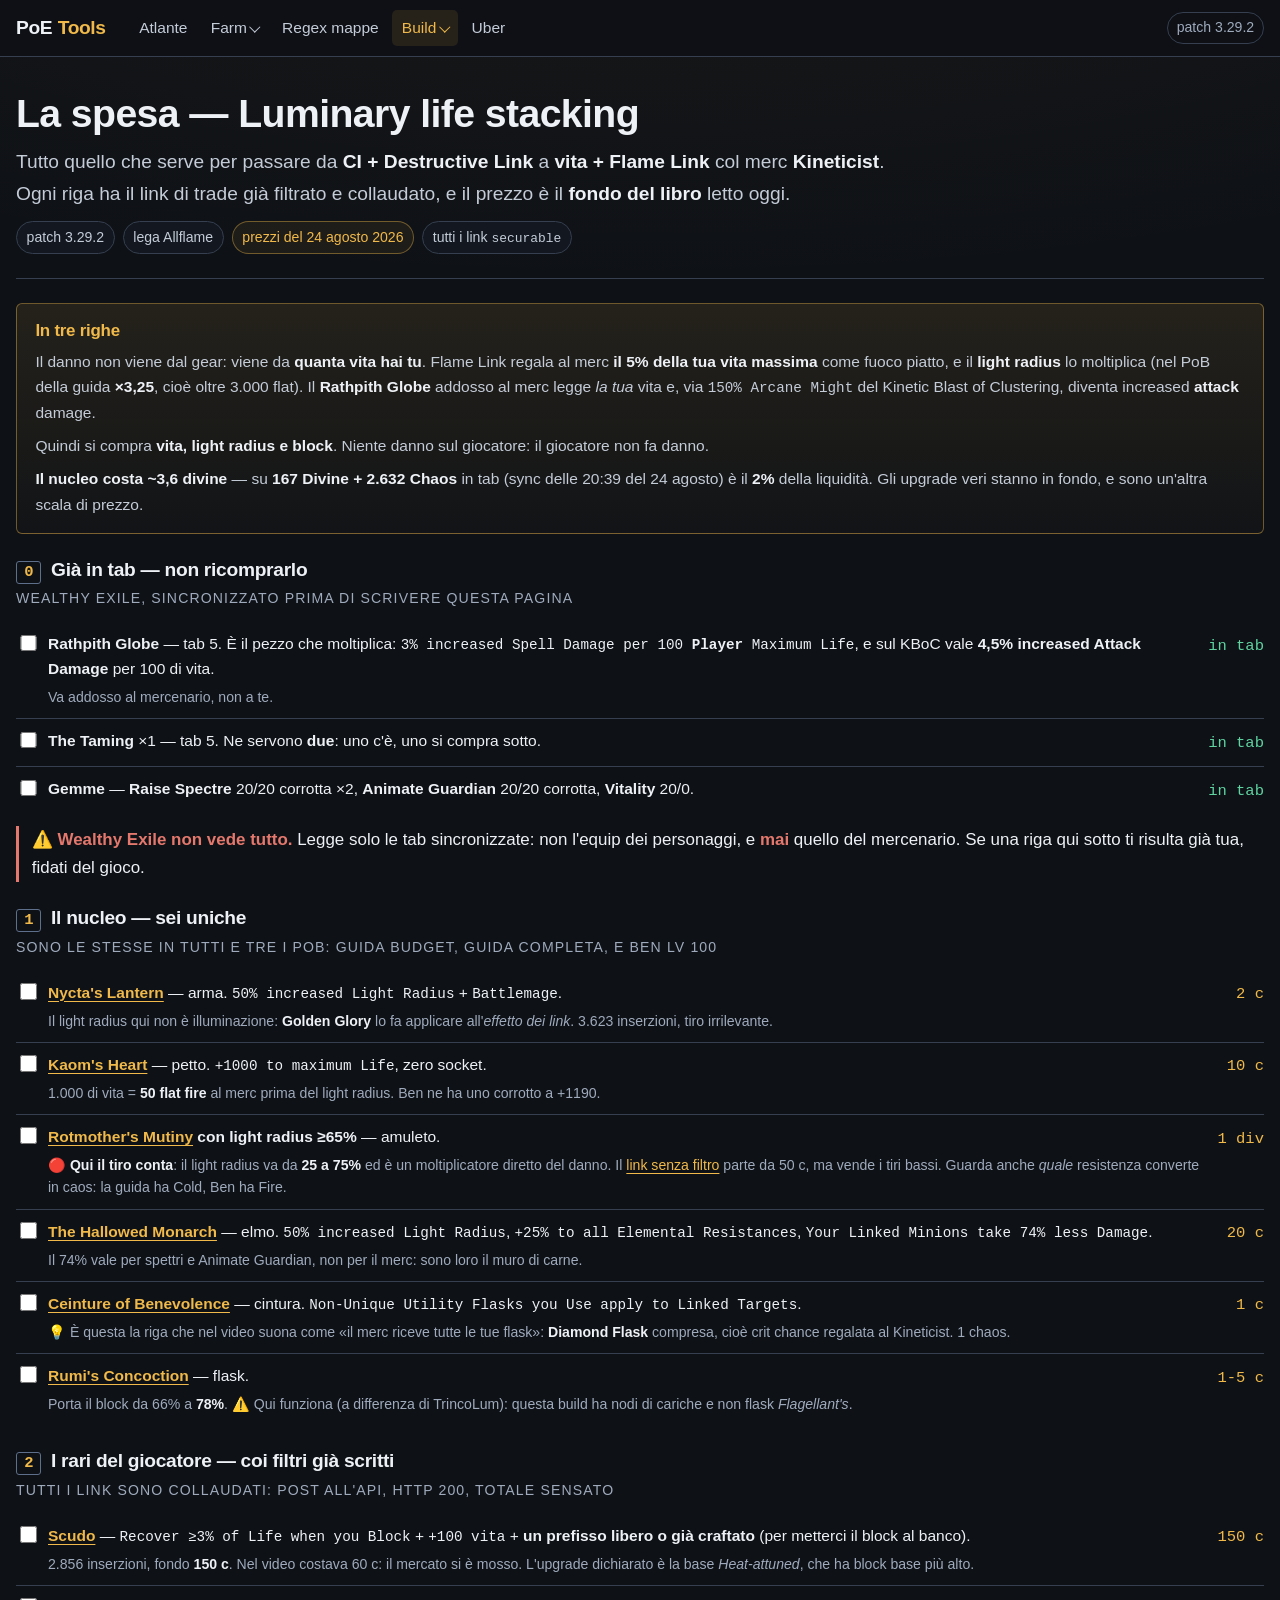
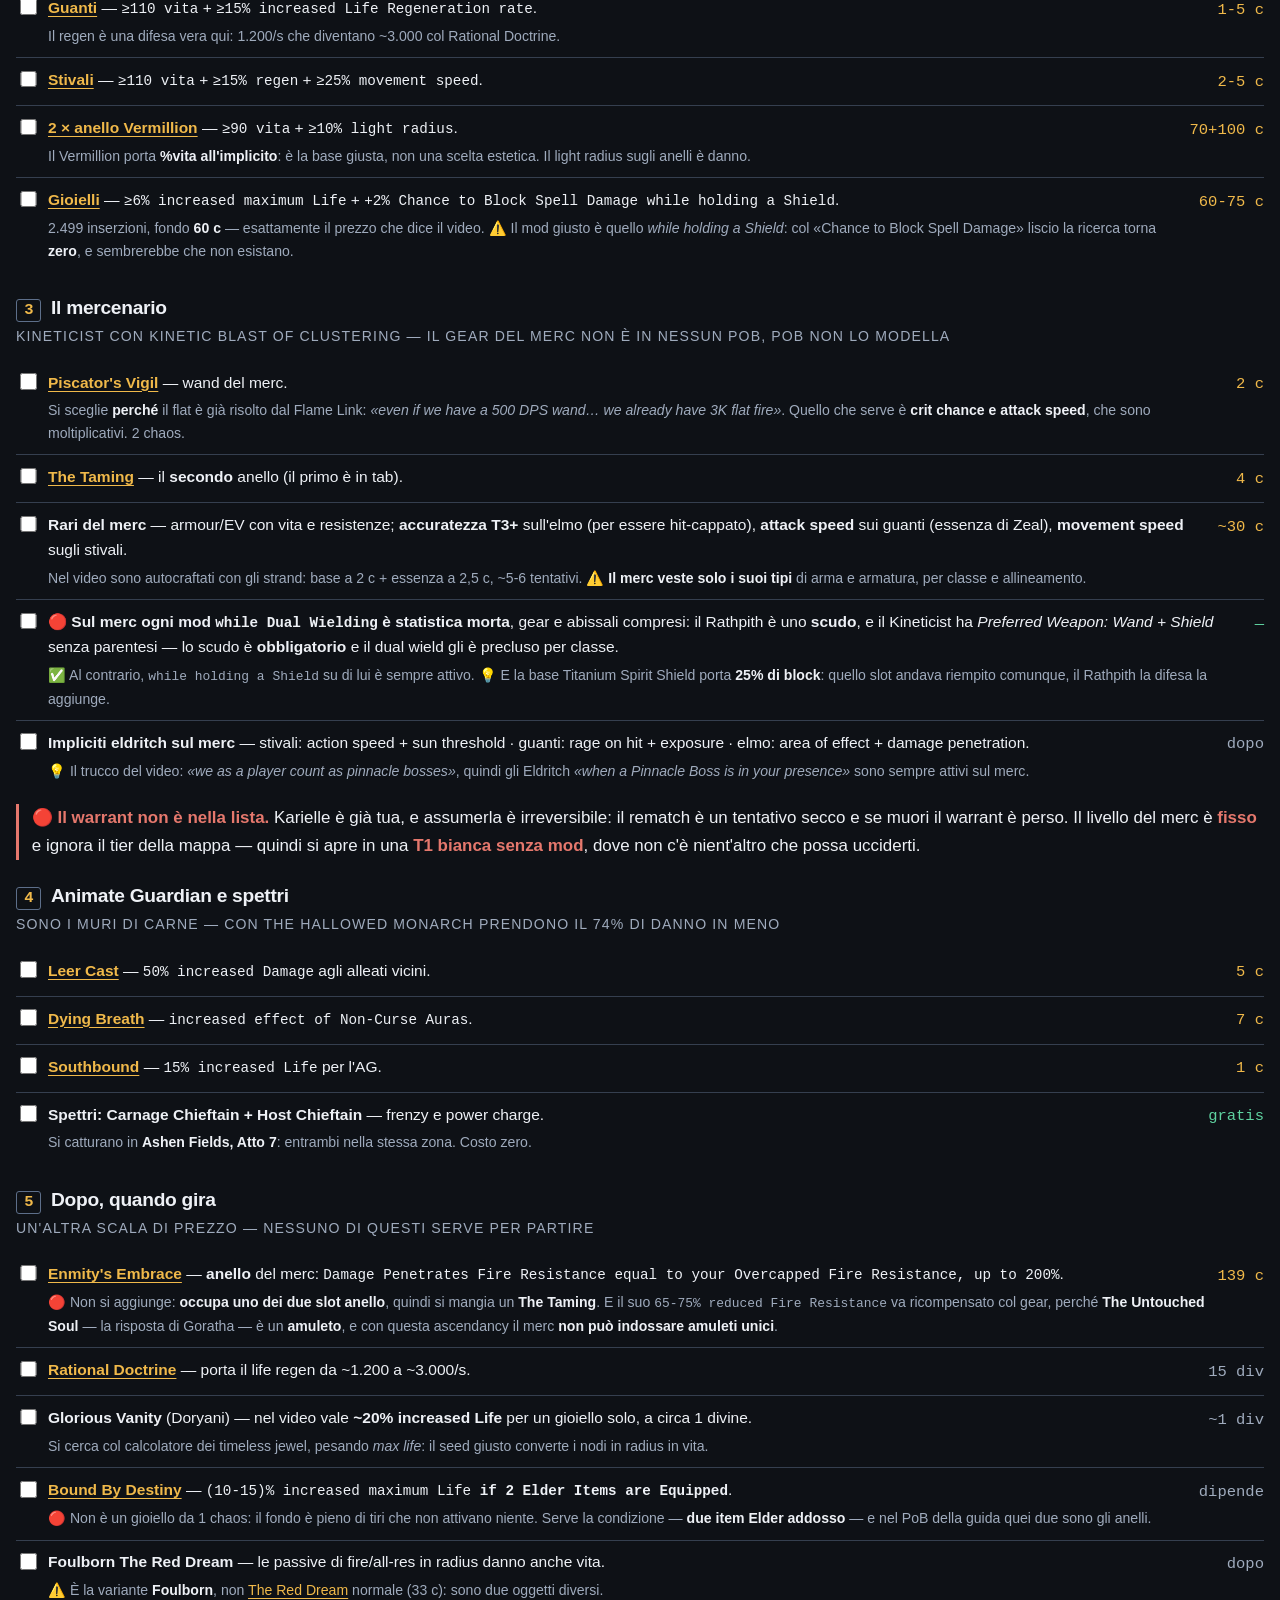
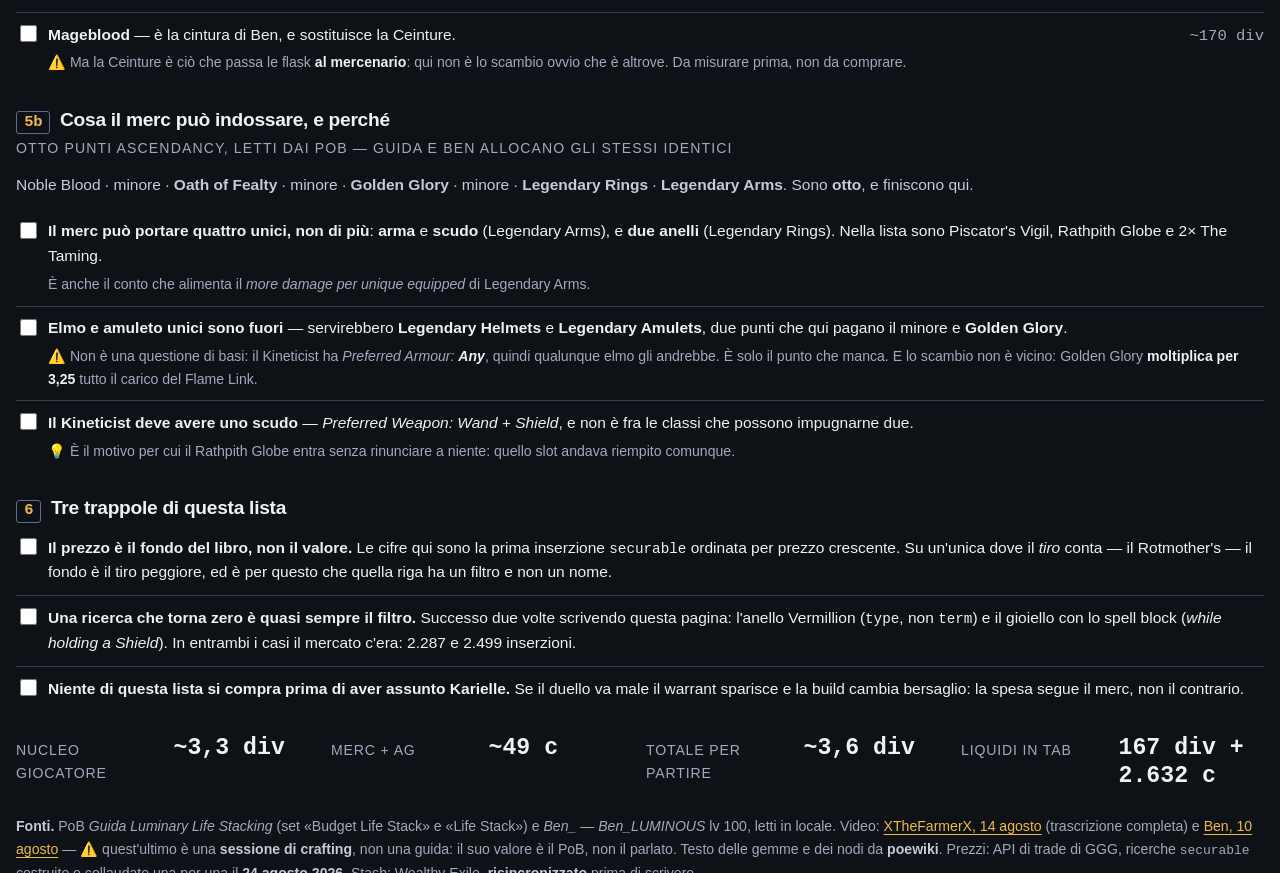
<file: spesa/index.html>
<!doctype html>
<html lang="it">
<head>
<meta charset="utf-8">
<meta name="viewport" content="width=device-width, initial-scale=1">
<title>La spesa — Luminary life stacking</title>
<meta name="description" content="Lista della spesa collaudata per il Luminary life stacking con merc Kineticist: sei uniche, i rari coi filtri di trade, il gear del mercenario. Prezzi letti dall'API il 24 agosto 2026, e cosa c'è già in tab.">
<link rel="stylesheet" href="../stile.css">
<link rel="icon" href="../favicon.svg" type="image/svg+xml">
<style>
  /* solo ciò che è davvero di questa pagina */
  .verdetto{
    background:linear-gradient(180deg,rgba(240,185,74,.10),rgba(240,185,74,.02));
    border:1px solid rgba(240,185,74,.42);border-radius:6px;
    padding:1rem 1.15rem;margin-bottom:var(--s5);
  }
  .verdetto h2{margin:0 0 .5rem;font-size:var(--t-base);color:var(--gold)}
  .verdetto p{margin:0 0 .5rem;font-size:var(--t-sm);color:var(--muted);line-height:1.62}
  .verdetto p:last-child{margin:0}
  .verdetto b{color:var(--text)}

  .blocco{margin-bottom:var(--s5)}
  .blocco > h3{display:flex;align-items:baseline;gap:.6rem;font-size:var(--t-md);margin-bottom:.2rem}
  .blocco > h3 .num{
    font-family:var(--mono);font-size:var(--t-sm);color:var(--gold);
    border:1px solid var(--line2);border-radius:3px;padding:.05rem .45rem;flex:none;
  }
  .blocco > .quando{font-size:var(--t-xs);color:var(--label);margin-bottom:var(--s3);
    text-transform:uppercase;letter-spacing:.08em}

  ol.spunte{list-style:none;margin:0;padding:0}
  ol.spunte > li{
    display:grid;grid-template-columns:1.4rem 1fr auto;gap:.6rem;
    padding:.62rem 0;border-bottom:1px solid var(--line);align-items:start;
  }
  ol.spunte > li:last-child{border-bottom:0}
  ol.spunte input[type=checkbox]{
    width:1.05rem;height:1.05rem;margin-top:.15rem;accent-color:var(--gold);cursor:pointer;
  }
  ol.spunte .testo{font-size:var(--t-sm);line-height:1.6}
  ol.spunte .testo b{color:var(--text)}
  ol.spunte .testo em{color:var(--label);font-style:normal;font-size:var(--t-xs);display:block;margin-top:.25rem}
  ol.spunte .testo a{color:var(--gold)}
  li.fatto .testo{opacity:.45;text-decoration:line-through;text-decoration-color:var(--line2)}
  .costo{font-family:var(--mono);font-size:var(--t-sm);color:var(--gold);white-space:nowrap;
    margin-top:.1rem;text-align:right}
  .costo.gratis{color:var(--good)}
  .costo.dopo{color:var(--label)}

  .instash{color:var(--good);font-weight:600}
  .stop{border-left:3px solid var(--bad);padding-left:.8rem;margin:var(--s3) 0 0}
  .stop b{color:var(--bad)}
  .fonte{font-size:var(--t-xs);color:var(--label);line-height:1.65}
  .fonte b{color:var(--muted)}
  .totale{display:flex;flex-wrap:wrap;gap:var(--s3);margin:var(--s4) 0 0}
  .totale .kpi{flex:1 1 10rem}
</style>
</head>
<body>

<nav class="nav">
  <div class="nav-in">
    <a class="marchio" href="../index.html">PoE <span>Tools</span></a>
    <div class="nav-link">
      <a href="../atlante/">Atlante</a>
      <button type="button" class="nav-gruppo" aria-controls="giu-farm" aria-expanded="true">Farm</button>
      <a href="../mappe/">Regex mappe</a>
      <button type="button" class="nav-gruppo attivo" aria-controls="giu-build" aria-expanded="true">Build</button>
      <a href="../uber/">Uber</a>
    </div>
    <span class="nav-patch">patch 3.29.2</span>
  </div>
  <div class="nav-giu" id="giu-farm">
    <div class="nav-giu-in">
      <a href="../strategie/">Strategie</a>
      <a href="../farming/">Prezzi</a>
      <a href="../scrying/">Scrying</a>
      <a href="../warrant/">Warrant</a>
    </div>
  </div>
  <div class="nav-giu" id="giu-build">
    <div class="nav-giu-in">
      <a href="../whisper/">Whisper</a>
      <a href="../luminary/">Luminary</a>
      <a href="../spesa/" aria-current="page">Spesa</a>
    </div>
  </div>
</nav>

<div class="wrap">

  <header class="testata">
    <h1>La spesa — Luminary life stacking</h1>
    <p class="sub">Tutto quello che serve per passare da <b>CI + Destructive Link</b> a <b>vita + Flame Link</b> col merc <b>Kineticist</b>. Ogni riga ha il link di trade già filtrato e collaudato, e il prezzo è il <b>fondo del libro</b> letto oggi.</p>
    <div class="badges">
      <span class="badge">patch 3.29.2</span>
      <span class="badge">lega Allflame</span>
      <span class="badge oro">prezzi del 24 agosto 2026</span>
      <span class="badge">tutti i link <code>securable</code></span>
    </div>
  </header>

  <div class="verdetto">
    <h2>In tre righe</h2>
    <p>Il danno non viene dal gear: viene da <b>quanta vita hai tu</b>. Flame Link regala al merc <b>il 5% della tua vita massima</b> come fuoco piatto, e il <b>light radius</b> lo moltiplica (nel PoB della guida <b>×3,25</b>, cioè oltre 3.000 flat). Il <b>Rathpith Globe</b> addosso al merc legge <i>la tua</i> vita e, via <code>150% Arcane Might</code> del Kinetic Blast of Clustering, diventa increased <b>attack</b> damage.</p>
    <p>Quindi si compra <b>vita, light radius e block</b>. Niente danno sul giocatore: il giocatore non fa danno.</p>
    <p><b>Il nucleo costa ~3,6 divine</b> — su <b>167 Divine + 2.632 Chaos</b> in tab (sync delle 20:39 del 24 agosto) è il <b>2%</b> della liquidità. Gli upgrade veri stanno in fondo, e sono un'altra scala di prezzo.</p>
  </div>

  <section class="blocco">
    <h3><span class="num">0</span> Già in tab — non ricomprarlo</h3>
    <p class="quando">Wealthy Exile, sincronizzato prima di scrivere questa pagina</p>
    <ol class="spunte">
      <li data-p="s0a"><input type="checkbox"><span class="testo"><b class="instash">Rathpith Globe</b> — tab 5. È il pezzo che moltiplica: <code>3% increased Spell Damage per 100 <b>Player</b> Maximum Life</code>, e sul KBoC vale <b>4,5% increased Attack Damage</b> per 100 di vita.<em>Va addosso al mercenario, non a te.</em></span><span class="costo gratis">in tab</span></li>
      <li data-p="s0b"><input type="checkbox"><span class="testo"><b class="instash">The Taming</b> ×1 — tab 5. Ne servono <b>due</b>: uno c'è, uno si compra sotto.</span><span class="costo gratis">in tab</span></li>
      <li data-p="s0c"><input type="checkbox"><span class="testo"><b class="instash">Gemme</b> — <b>Raise Spectre</b> 20/20 corrotta ×2, <b>Animate Guardian</b> 20/20 corrotta, <b>Vitality</b> 20/0.</span><span class="costo gratis">in tab</span></li>
    </ol>
    <div class="stop"><b>⚠️ Wealthy Exile non vede tutto.</b> Legge solo le tab sincronizzate: non l'equip dei personaggi, e <b>mai</b> quello del mercenario. Se una riga qui sotto ti risulta già tua, fidati del gioco.</div>
  </section>

  <section class="blocco">
    <h3><span class="num">1</span> Il nucleo — sei uniche</h3>
    <p class="quando">Sono le stesse in tutti e tre i PoB: guida budget, guida completa, e Ben lv 100</p>
    <ol class="spunte">
      <li data-p="s1a"><input type="checkbox"><span class="testo">
        <b><a href="https://www.pathofexile.com/trade/search/Allflame/9zLdWzeRCK" target="_blank" rel="noopener">Nycta's Lantern</a></b> — arma. <code>50% increased Light Radius</code> + <code>Battlemage</code>.
        <em>Il light radius qui non è illuminazione: <b>Golden Glory</b> lo fa applicare all'<i>effetto dei link</i>. 3.623 inserzioni, tiro irrilevante.</em></span><span class="costo">2 c</span></li>
      <li data-p="s1b"><input type="checkbox"><span class="testo">
        <b><a href="https://www.pathofexile.com/trade/search/Allflame/zb3YGpyKc4" target="_blank" rel="noopener">Kaom's Heart</a></b> — petto. <code>+1000 to maximum Life</code>, zero socket.
        <em>1.000 di vita = <b>50 flat fire</b> al merc prima del light radius. Ben ne ha uno corrotto a +1190.</em></span><span class="costo">10 c</span></li>
      <li data-p="s1c"><input type="checkbox"><span class="testo">
        <b><a href="https://www.pathofexile.com/trade/search/Allflame/bG0dYPELHL" target="_blank" rel="noopener">Rotmother's Mutiny</a> con light radius ≥65%</b> — amuleto.
        <em>🔴 <b>Qui il tiro conta</b>: il light radius va da <b>25 a 75%</b> ed è un moltiplicatore diretto del danno. Il <a href="https://www.pathofexile.com/trade/search/Allflame/jWQd2PBXcX" target="_blank" rel="noopener">link senza filtro</a> parte da 50 c, ma vende i tiri bassi. Guarda anche <i>quale</i> resistenza converte in caos: la guida ha Cold, Ben ha Fire.</em></span><span class="costo">1 div</span></li>
      <li data-p="s1d"><input type="checkbox"><span class="testo">
        <b><a href="https://www.pathofexile.com/trade/search/Allflame/pJ0dklkZS0" target="_blank" rel="noopener">The Hallowed Monarch</a></b> — elmo. <code>50% increased Light Radius</code>, <code>+25% to all Elemental Resistances</code>, <code>Your Linked Minions take 74% less Damage</code>.
        <em>Il 74% vale per spettri e Animate Guardian, non per il merc: sono loro il muro di carne.</em></span><span class="costo">20 c</span></li>
      <li data-p="s1e"><input type="checkbox"><span class="testo">
        <b><a href="https://www.pathofexile.com/trade/search/Allflame/wv9Z7pR9sb" target="_blank" rel="noopener">Ceinture of Benevolence</a></b> — cintura. <code>Non-Unique Utility Flasks you Use apply to Linked Targets</code>.
        <em>💡 È questa la riga che nel video suona come «il merc riceve tutte le tue flask»: <b>Diamond Flask</b> compresa, cioè crit chance regalata al Kineticist. 1 chaos.</em></span><span class="costo">1 c</span></li>
      <li data-p="s1f"><input type="checkbox"><span class="testo">
        <b><a href="https://www.pathofexile.com/trade/search/Allflame/8r8PWMO8IV" target="_blank" rel="noopener">Rumi's Concoction</a></b> — flask.
        <em>Porta il block da 66% a <b>78%</b>. ⚠️ Qui funziona (a differenza di TrincoLum): questa build ha nodi di cariche e non flask <i>Flagellant's</i>.</em></span><span class="costo">1-5 c</span></li>
    </ol>
  </section>

  <section class="blocco">
    <h3><span class="num">2</span> I rari del giocatore — coi filtri già scritti</h3>
    <p class="quando">Tutti i link sono collaudati: POST all'API, HTTP 200, totale sensato</p>
    <ol class="spunte">
      <li data-p="s2a"><input type="checkbox"><span class="testo">
        <b><a href="https://www.pathofexile.com/trade/search/Allflame/zb3YGYZqI4" target="_blank" rel="noopener">Scudo</a></b> — <code>Recover ≥3% of Life when you Block</code> + <code>+100 vita</code> + <b>un prefisso libero o già craftato</b> (per metterci il block al banco).
        <em>2.856 inserzioni, fondo <b>150 c</b>. Nel video costava 60 c: il mercato si è mosso. L'upgrade dichiarato è la base <i>Heat-attuned</i>, che ha block base più alto.</em></span><span class="costo">150 c</span></li>
      <li data-p="s2b"><input type="checkbox"><span class="testo">
        <b><a href="https://www.pathofexile.com/trade/search/Allflame/LgP3X3MZUn" target="_blank" rel="noopener">Guanti</a></b> — <code>≥110 vita</code> + <code>≥15% increased Life Regeneration rate</code>.
        <em>Il regen è una difesa vera qui: 1.200/s che diventano ~3.000 col Rational Doctrine.</em></span><span class="costo">1-5 c</span></li>
      <li data-p="s2c"><input type="checkbox"><span class="testo">
        <b><a href="https://www.pathofexile.com/trade/search/Allflame/WvGDMDoZTm" target="_blank" rel="noopener">Stivali</a></b> — <code>≥110 vita</code> + <code>≥15% regen</code> + <code>≥25% movement speed</code>.</span><span class="costo">2-5 c</span></li>
      <li data-p="s2d"><input type="checkbox"><span class="testo">
        <b><a href="https://www.pathofexile.com/trade/search/Allflame/q90dDKdlhg" target="_blank" rel="noopener">2 × anello Vermillion</a></b> — <code>≥90 vita</code> + <code>≥10% light radius</code>.
        <em>Il Vermillion porta <b>%vita all'implicito</b>: è la base giusta, non una scelta estetica. Il light radius sugli anelli è danno.</em></span><span class="costo">70+100 c</span></li>
      <li data-p="s2e"><input type="checkbox"><span class="testo">
        <b><a href="https://www.pathofexile.com/trade/search/Allflame/veYoJG2DcE" target="_blank" rel="noopener">Gioielli</a></b> — <code>≥6% increased maximum Life</code> + <code>+2% Chance to Block Spell Damage while holding a Shield</code>.
        <em>2.499 inserzioni, fondo <b>60 c</b> — esattamente il prezzo che dice il video. ⚠️ Il mod giusto è quello <i>while holding a Shield</i>: col «Chance to Block Spell Damage» liscio la ricerca torna <b>zero</b>, e sembrerebbe che non esistano.</em></span><span class="costo">60-75 c</span></li>
    </ol>
  </section>

  <section class="blocco">
    <h3><span class="num">3</span> Il mercenario</h3>
    <p class="quando">Kineticist con Kinetic Blast of Clustering — il gear del merc non è in nessun PoB, PoB non lo modella</p>
    <ol class="spunte">
      <li data-p="s3a"><input type="checkbox"><span class="testo">
        <b><a href="https://www.pathofexile.com/trade/search/Allflame/9zL87YoyTK" target="_blank" rel="noopener">Piscator's Vigil</a></b> — wand del merc.
        <em>Si sceglie <b>perché</b> il flat è già risolto dal Flame Link: <i>«even if we have a 500 DPS wand… we already have 3K flat fire»</i>. Quello che serve è <b>crit chance e attack speed</b>, che sono moltiplicativi. 2 chaos.</em></span><span class="costo">2 c</span></li>
      <li data-p="s3b"><input type="checkbox"><span class="testo">
        <b><a href="https://www.pathofexile.com/trade/search/Allflame/MdPpXVaqiJ" target="_blank" rel="noopener">The Taming</a></b> — il <b>secondo</b> anello (il primo è in tab).</span><span class="costo">4 c</span></li>
      <li data-p="s3c"><input type="checkbox"><span class="testo">
        <b>Rari del merc</b> — armour/EV con vita e resistenze; <b>accuratezza T3+</b> sull'elmo (per essere hit-cappato), <b>attack speed</b> sui guanti (essenza di Zeal), <b>movement speed</b> sugli stivali.
        <em>Nel video sono autocraftati con gli strand: base a 2 c + essenza a 2,5 c, ~5-6 tentativi. ⚠️ <b>Il merc veste solo i suoi tipi</b> di arma e armatura, per classe e allineamento.</em></span><span class="costo">~30 c</span></li>
      <li data-p="s3e"><input type="checkbox"><span class="testo">
        🔴 <b>Sul merc ogni mod <code>while Dual Wielding</code> &egrave; statistica morta</b>, gear e abissali compresi: il Rathpith &egrave; uno <b>scudo</b>, e il Kineticist ha <i>Preferred Weapon: Wand + Shield</i> senza parentesi &mdash; lo scudo &egrave; <b>obbligatorio</b> e il dual wield gli &egrave; precluso per classe.
        <em>✅ Al contrario, <code>while holding a Shield</code> su di lui &egrave; sempre attivo. 💡 E la base Titanium Spirit Shield porta <b>25% di block</b>: quello slot andava riempito comunque, il Rathpith la difesa la aggiunge.</em></span><span class="costo gratis">&mdash;</span></li>
      <li data-p="s3d"><input type="checkbox"><span class="testo">
        <b>Impliciti eldritch sul merc</b> — stivali: action speed + sun threshold · guanti: rage on hit + exposure · elmo: area of effect + damage penetration.
        <em>💡 Il trucco del video: <i>«we as a player count as pinnacle bosses»</i>, quindi gli Eldritch <i>«when a Pinnacle Boss is in your presence»</i> sono sempre attivi sul merc.</em></span><span class="costo dopo">dopo</span></li>
    </ol>
    <div class="stop"><b>🔴 Il warrant non è nella lista.</b> Karielle è già tua, e assumerla è irreversibile: il rematch è un tentativo secco e se muori il warrant è perso. Il livello del merc è <b>fisso</b> e ignora il tier della mappa &mdash; quindi si apre in una <b>T1 bianca senza mod</b>, dove non c'è nient'altro che possa ucciderti.</div>
  </section>

  <section class="blocco">
    <h3><span class="num">4</span> Animate Guardian e spettri</h3>
    <p class="quando">Sono i muri di carne — con The Hallowed Monarch prendono il 74% di danno in meno</p>
    <ol class="spunte">
      <li data-p="s4a"><input type="checkbox"><span class="testo">
        <b><a href="https://www.pathofexile.com/trade/search/Allflame/X3PgX8eJUP" target="_blank" rel="noopener">Leer Cast</a></b> — <code>50% increased Damage</code> agli alleati vicini.</span><span class="costo">5 c</span></li>
      <li data-p="s4b"><input type="checkbox"><span class="testo">
        <b><a href="https://www.pathofexile.com/trade/search/Allflame/op0d5MZYcl" target="_blank" rel="noopener">Dying Breath</a></b> — <code>increased effect of Non-Curse Auras</code>.</span><span class="costo">7 c</span></li>
      <li data-p="s4c"><input type="checkbox"><span class="testo">
        <b><a href="https://www.pathofexile.com/trade/search/Allflame/veYoJMO9TE" target="_blank" rel="noopener">Southbound</a></b> — <code>15% increased Life</code> per l'AG.</span><span class="costo">1 c</span></li>
      <li data-p="s4d"><input type="checkbox"><span class="testo">
        <b>Spettri: Carnage Chieftain + Host Chieftain</b> — frenzy e power charge.
        <em>Si catturano in <b>Ashen Fields, Atto 7</b>: entrambi nella stessa zona. Costo zero.</em></span><span class="costo gratis">gratis</span></li>
    </ol>
  </section>

  <section class="blocco">
    <h3><span class="num">5</span> Dopo, quando gira</h3>
    <p class="quando">Un'altra scala di prezzo — nessuno di questi serve per partire</p>
    <ol class="spunte">
      <li data-p="s5a"><input type="checkbox"><span class="testo">
        <b><a href="https://www.pathofexile.com/trade/search/Allflame/D6PoXqVvH5" target="_blank" rel="noopener">Enmity's Embrace</a></b> — <b>anello</b> del merc: <code>Damage Penetrates Fire Resistance equal to your Overcapped Fire Resistance, up to 200%</code>.
        <em>🔴 Non si aggiunge: <b>occupa uno dei due slot anello</b>, quindi si mangia un <b>The Taming</b>. E il suo <code>65-75% reduced Fire Resistance</code> va ricompensato col gear, perché <b>The Untouched Soul</b> — la risposta di Goratha — è un <b>amuleto</b>, e con questa ascendancy il merc <b>non può indossare amuleti unici</b>.</em></span><span class="costo">139 c</span></li>
      <li data-p="s5b"><input type="checkbox"><span class="testo">
        <b><a href="https://www.pathofexile.com/trade/search/Allflame/veYoJpgZfE" target="_blank" rel="noopener">Rational Doctrine</a></b> — porta il life regen da ~1.200 a ~3.000/s.</span><span class="costo dopo">15 div</span></li>
      <li data-p="s5c"><input type="checkbox"><span class="testo">
        <b>Glorious Vanity</b> (Doryani) — nel video vale <b>~20% increased Life</b> per un gioiello solo, a circa 1 divine.
        <em>Si cerca col calcolatore dei timeless jewel, pesando <i>max life</i>: il seed giusto converte i nodi in radius in vita.</em></span><span class="costo dopo">~1 div</span></li>
      <li data-p="s5d"><input type="checkbox"><span class="testo">
        <b><a href="https://www.pathofexile.com/trade/search/Allflame/KlPvXqwEs5" target="_blank" rel="noopener">Bound By Destiny</a></b> — <code>(10-15)% increased maximum Life <b>if 2 Elder Items are Equipped</b></code>.
        <em>🔴 Non è un gioiello da 1 chaos: il fondo è pieno di tiri che non attivano niente. Serve la condizione — <b>due item Elder addosso</b> — e nel PoB della guida quei due sono gli anelli.</em></span><span class="costo dopo">dipende</span></li>
      <li data-p="s5e"><input type="checkbox"><span class="testo">
        <b>Foulborn The Red Dream</b> — le passive di fire/all-res in radius danno anche vita.
        <em>⚠️ È la variante <b>Foulborn</b>, non <a href="https://www.pathofexile.com/trade/search/Allflame/MdPpXqjGFJ" target="_blank" rel="noopener">The Red Dream</a> normale (33 c): sono due oggetti diversi.</em></span><span class="costo dopo">dopo</span></li>
      <li data-p="s5f"><input type="checkbox"><span class="testo">
        <b>Mageblood</b> — è la cintura di Ben, e sostituisce la Ceinture.
        <em>⚠️ Ma la Ceinture è ciò che passa le flask <b>al mercenario</b>: qui non è lo scambio ovvio che è altrove. Da misurare prima, non da comprare.</em></span><span class="costo dopo">~170 div</span></li>
    </ol>
  </section>

  <section class="blocco">
    <h3><span class="num">5b</span> Cosa il merc pu&ograve; indossare, e perch&eacute;</h3>
    <p class="quando">Otto punti ascendancy, letti dai PoB — guida e Ben allocano gli stessi identici</p>
    <p style="font-size:var(--t-sm);line-height:1.62;color:var(--muted);margin:0 0 var(--s3)">
      Noble Blood &middot; minore &middot; <b>Oath of Fealty</b> &middot; minore &middot; <b>Golden Glory</b> &middot; minore &middot; <b>Legendary Rings</b> &middot; <b>Legendary Arms</b>.
      Sono <b>otto</b>, e finiscono qui.
    </p>
    <ol class="spunte">
      <li data-p="s5g"><input type="checkbox"><span class="testo">
        <b>Il merc pu&ograve; portare quattro unici, non di pi&ugrave;</b>: <b>arma</b> e <b>scudo</b> (Legendary Arms), e <b>due anelli</b> (Legendary Rings). Nella lista sono Piscator's Vigil, Rathpith Globe e 2&times; The Taming.
        <em>&Egrave; anche il conto che alimenta il <i>more damage per unique equipped</i> di Legendary Arms.</em></span></li>
      <li data-p="s5h"><input type="checkbox"><span class="testo">
        <b>Elmo e amuleto unici sono fuori</b> — servirebbero <b>Legendary Helmets</b> e <b>Legendary Amulets</b>, due punti che qui pagano il minore e <b>Golden Glory</b>.
        <em>⚠️ Non &egrave; una questione di basi: il Kineticist ha <i>Preferred Armour: <b>Any</b></i>, quindi qualunque elmo gli andrebbe. &Egrave; solo il punto che manca. E lo scambio non &egrave; vicino: Golden Glory <b>moltiplica per 3,25</b> tutto il carico del Flame Link.</em></span></li>
      <li data-p="s5i"><input type="checkbox"><span class="testo">
        <b>Il Kineticist deve avere uno scudo</b> — <i>Preferred Weapon: Wand + Shield</i>, e non &egrave; fra le classi che possono impugnarne due.
        <em>💡 &Egrave; il motivo per cui il Rathpith Globe entra senza rinunciare a niente: quello slot andava riempito comunque.</em></span></li>
    </ol>
  </section>

  <section class="blocco">
    <h3><span class="num">6</span> Tre trappole di questa lista</h3>
    <ol class="spunte">
      <li data-p="s6a"><input type="checkbox"><span class="testo">
        <b>Il prezzo è il fondo del libro, non il valore.</b> Le cifre qui sono la prima inserzione <code>securable</code> ordinata per prezzo crescente. Su un'unica dove il <i>tiro</i> conta — il Rotmother's — il fondo è il tiro peggiore, ed è per questo che quella riga ha un filtro e non un nome.</span></li>
      <li data-p="s6b"><input type="checkbox"><span class="testo">
        <b>Una ricerca che torna zero è quasi sempre il filtro.</b> Successo due volte scrivendo questa pagina: l'anello Vermillion (<code>type</code>, non <code>term</code>) e il gioiello con lo spell block (<i>while holding a Shield</i>). In entrambi i casi il mercato c'era: 2.287 e 2.499 inserzioni.</span></li>
      <li data-p="s6c"><input type="checkbox"><span class="testo">
        <b>Niente di questa lista si compra prima di aver assunto Karielle.</b> Se il duello va male il warrant sparisce e la build cambia bersaglio: la spesa segue il merc, non il contrario.</span></li>
    </ol>
  </section>

  <div class="totale">
    <div class="kpi"><span class="etichetta">Nucleo giocatore</span><b>~3,3 div</b></div>
    <div class="kpi"><span class="etichetta">Merc + AG</span><b>~49 c</b></div>
    <div class="kpi"><span class="etichetta">Totale per partire</span><b>~3,6 div</b></div>
    <div class="kpi"><span class="etichetta">Liquidi in tab</span><b>167 div + 2.632 c</b></div>
  </div>

  <p class="fonte" style="margin-top:var(--s5)">
    <b>Fonti.</b> PoB <i>Guida Luminary Life Stacking</i> (set «Budget Life Stack» e «Life Stack») e <i>Ben_ — Ben_LUMINOUS</i> lv 100, letti in locale.
    Video: <a href="https://www.youtube.com/watch?v=LXoJCRmUaJI" target="_blank" rel="noopener">XTheFarmerX, 14 agosto</a> (trascrizione completa) e <a href="https://www.youtube.com/watch?v=w-NL6LSZdco" target="_blank" rel="noopener">Ben, 10 agosto</a> — ⚠️ quest'ultimo è una <b>sessione di crafting</b>, non una guida: il suo valore è il PoB, non il parlato.
    Testo delle gemme e dei nodi da <b>poewiki</b>. Prezzi: API di trade di GGG, ricerche <code>securable</code> costruite e collaudate una per una il <b>24 agosto 2026</b>.
    Stash: Wealthy Exile, <b>risincronizzato</b> prima di scrivere.
  </p>

</div>

<script>
// Segnaposto della spesa, in locale. Nessuna rete, nessuna dipendenza.
(function(){
  var CHIAVE='spesa-life-stack';
  var stato={};
  try{ stato=JSON.parse(localStorage.getItem(CHIAVE)||'{}'); }catch(e){ stato={}; }
  document.querySelectorAll('ol.spunte > li[data-p]').forEach(function(li){
    var c=li.querySelector('input[type=checkbox]'), id=li.dataset.p;
    if(!c) return;
    if(stato[id]){ c.checked=true; li.classList.add('fatto'); }
    c.addEventListener('change',function(){
      li.classList.toggle('fatto',c.checked);
      stato[id]=c.checked;
      try{ localStorage.setItem(CHIAVE,JSON.stringify(stato)); }catch(e){}
    });
  });
})();
</script>
<script src="../menu.js" defer></script>
</body>
</html>
</file>
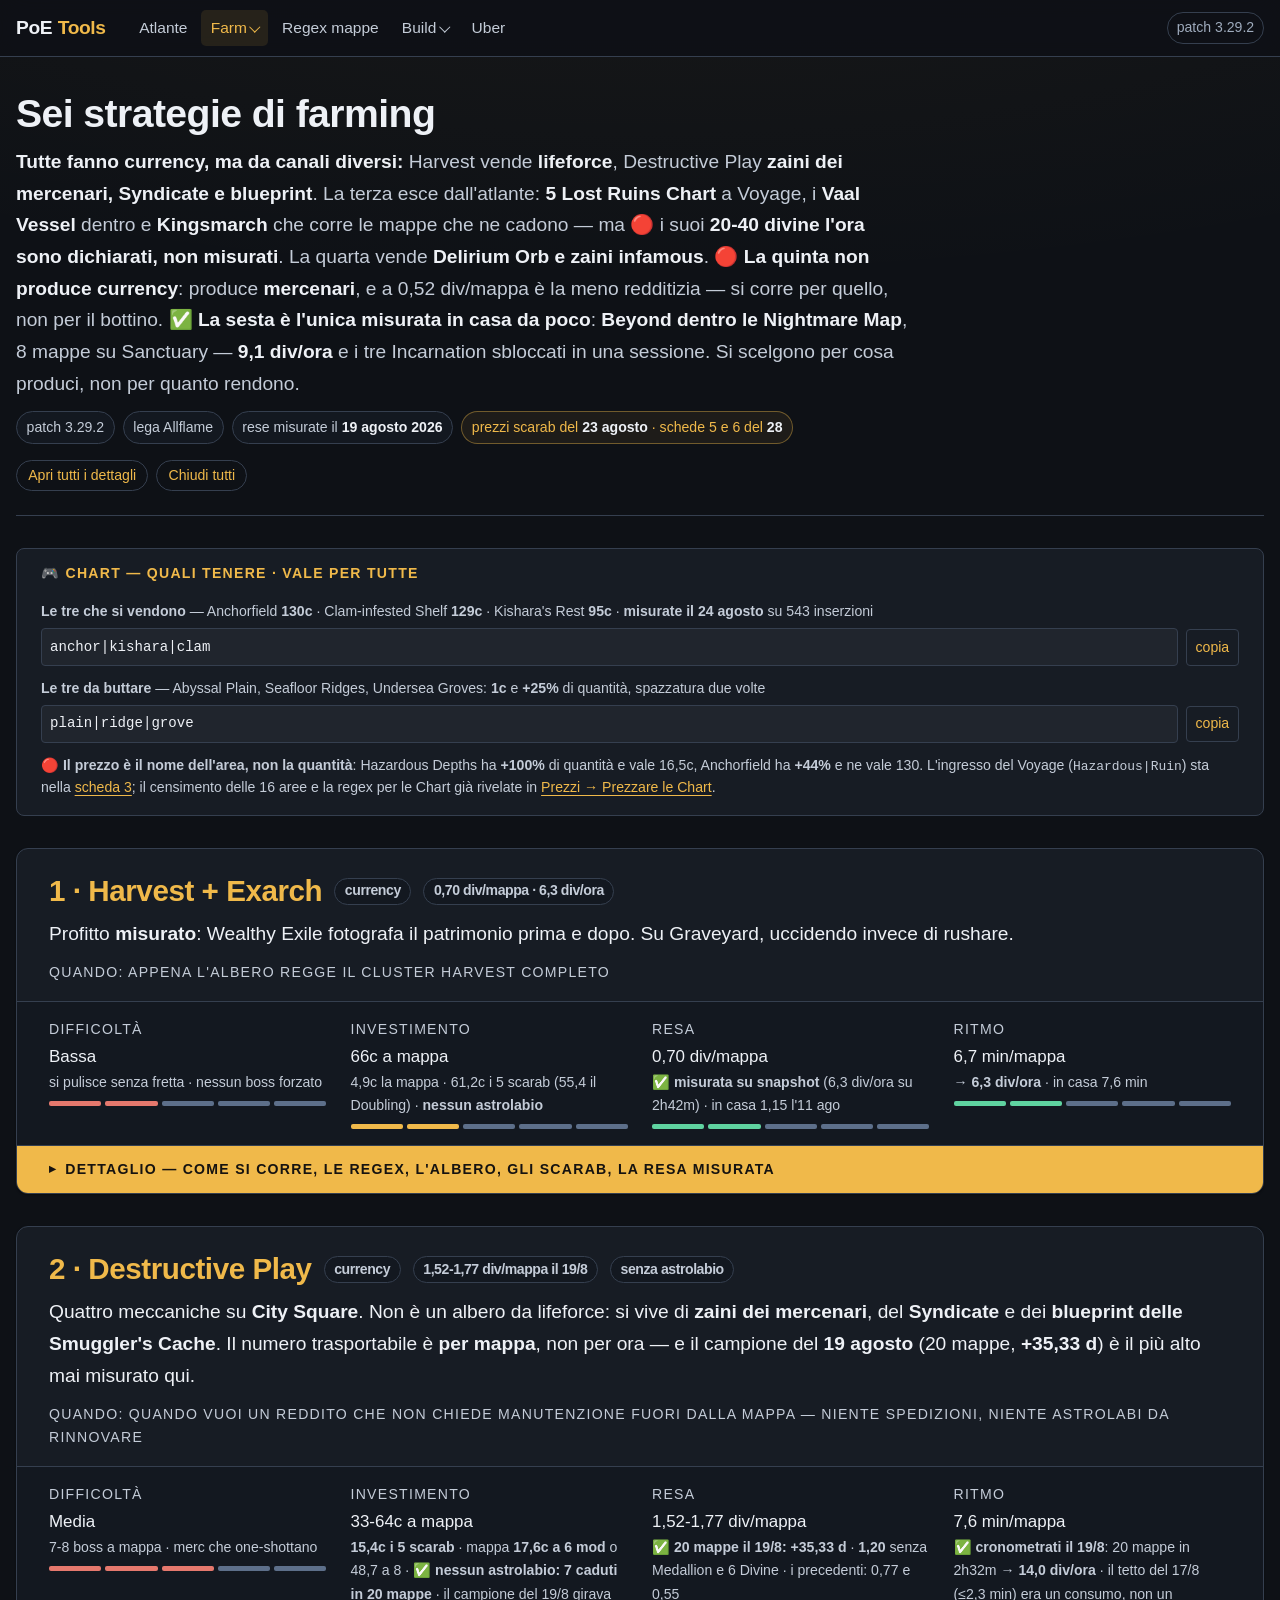
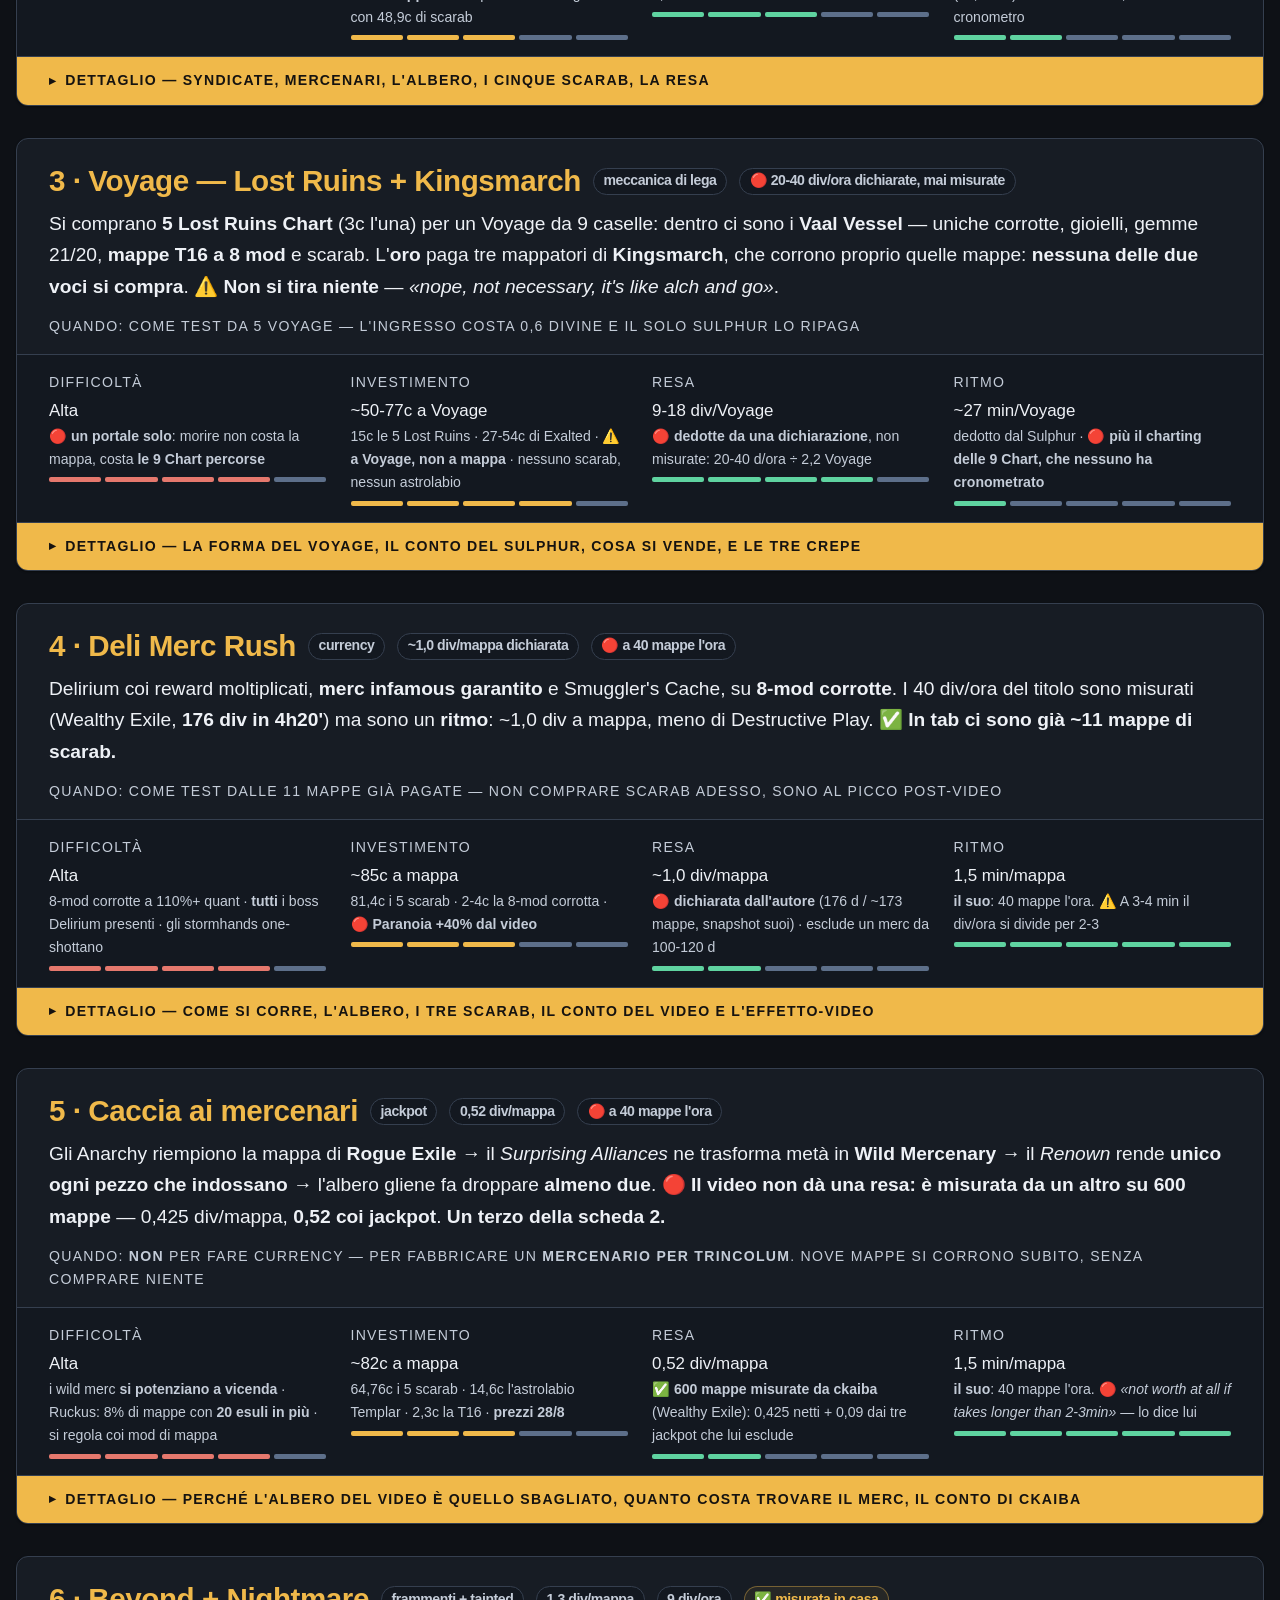
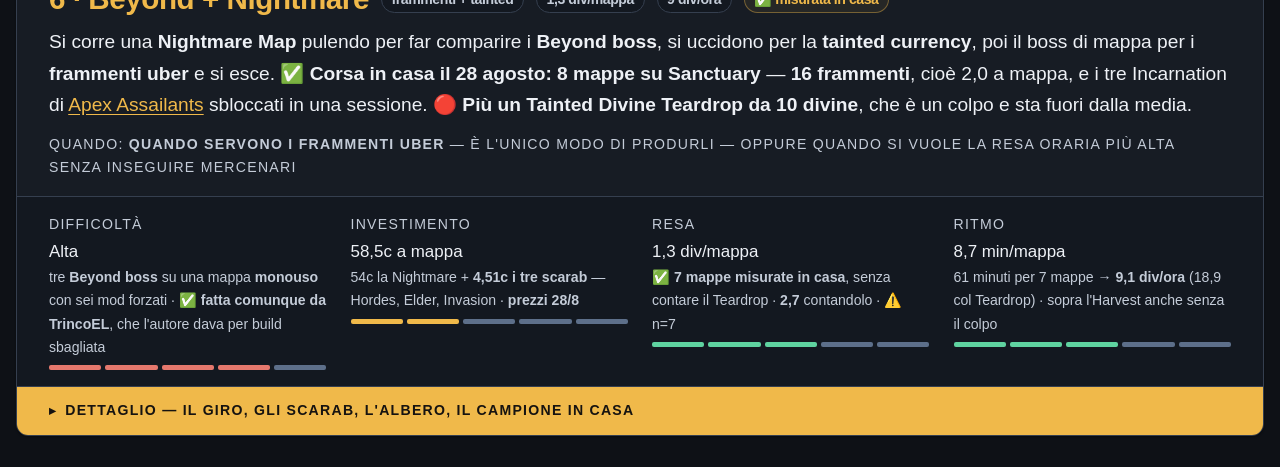
<file: strategie/index.html>
<!doctype html>
<html lang="it">
<head>
<meta charset="utf-8">
<meta name="viewport" content="width=device-width, initial-scale=1">
<title>Strategie di farming — sei strade</title>
<link rel="stylesheet" href="../stile.css">
<link rel="icon" href="../favicon.svg" type="image/svg+xml">
<style>
  /* la scheda strategia: intestazione, misuratori, due colonne */
  .strat{background:var(--panel);border:1px solid var(--line);border-radius:var(--r-lg);
         margin:var(--s6) 0;overflow:hidden;box-shadow:var(--ombra)}
  .strat > header{padding:var(--s5) var(--s6) var(--s4)}
  .strat h2{margin:0 0 var(--s2);font-size:var(--t-xl);color:var(--gold);display:flex;
            align-items:center;gap:var(--s3);flex-wrap:wrap}
  .strat .sommario{margin:0;color:var(--text);font-size:var(--t-md)}
  .strat .quando{margin:var(--s3) 0 0;font-size:var(--t-xs);color:var(--muted);
                 text-transform:uppercase;letter-spacing:.09em}

  .misure{display:grid;gap:var(--s5);grid-template-columns:repeat(4,1fr);
          padding:var(--s4) var(--s6);border-top:1px solid var(--line);border-bottom:1px solid var(--line);
          background:var(--panel2)}
  .misura .et{font-size:var(--t-xs);color:var(--muted);text-transform:uppercase;letter-spacing:.09em}
  .misura .val{font-size:var(--t-base);margin:.15rem 0 .4rem}
  .tacche{display:flex;gap:4px}
  .tacche i{flex:1;height:5px;border-radius:2px;background:var(--line2)}
  .tacche i.on{background:var(--gold)}
  .tacche.rischio i.on{background:var(--bad)}
  .tacche.resa i.on{background:var(--good)}
  .misura .val small{display:block;font-size:var(--t-xs);color:var(--muted);font-weight:400}

  /* il blocco albero sta nella colonna larga, sotto il testo */
  .blocco-albero{background:var(--panel2);border:1px solid var(--line);
                 border-radius:var(--r);padding:var(--s4);margin-top:var(--s2)}
  .blocco-albero h3{margin-bottom:var(--s3)}
  .punti{display:grid;grid-template-columns:repeat(auto-fit,minmax(15rem,1fr));gap:var(--s1) var(--s5)}
  .punti .voce{align-items:baseline;gap:var(--s2)}
  .punti .voce > span:first-child{display:flex;flex-direction:column;line-height:1.35}
  .spente{display:flex;flex-wrap:wrap;align-items:center;gap:.3rem;margin-top:var(--s3)}
  .spente .et{font-size:var(--t-xs);text-transform:uppercase;letter-spacing:.09em;color:var(--label);margin-right:.35rem}
  .spente .ch{font-size:var(--t-xs);color:var(--muted);background:var(--panel-alto);
              border:1px solid var(--line);border-radius:var(--r-full);padding:.1rem .55rem}

  /* accordion e comandi: il componente sta in stile.css, lo usa anche /uber/ */

  /* le Chart cadono in ogni strategia, quindi la loro regex sta fuori dalle schede
     e non dentro a una: e' l'unico blocco condiviso della pagina. `.frammento` e
     `.riga` vengono da stile.css, il titolo va riaffermato perche' le regole del
     `h3` piccolo valgono solo dentro `.corpo`. */
  .condiviso{background:var(--panel);border:1px solid var(--line);border-radius:var(--r);
             padding:var(--s4) var(--s5);margin:var(--s6) 0}
  .condiviso h3{font-size:var(--t-xs);text-transform:uppercase;letter-spacing:.09em;
                color:var(--gold);margin:0}

  .corpo{display:grid;gap:var(--s6);grid-template-columns:1.55fr 1fr;padding:var(--s5) var(--s6) var(--s6)}
  @media(max-width:880px){.corpo{grid-template-columns:1fr}
                          .misure{grid-template-columns:repeat(2,1fr)}}
  .corpo h3{font-size:var(--t-xs);text-transform:uppercase;letter-spacing:.09em;
            color:var(--gold);margin:0 0 var(--s2)}
  .corpo h3.rosso{color:var(--bad)}
  .corpo p{margin:0 0 var(--s4);font-size:var(--t-sm);line-height:1.62;color:var(--muted)}
  .corpo p b,.corpo li b{color:var(--text)}
  .corpo ul{margin:0 0 var(--s4);padding-left:1.1rem;font-size:var(--t-sm);
            line-height:1.62;color:var(--muted)}
  .corpo li{margin-bottom:.25rem}

  .pannello{background:var(--panel2);border:1px solid var(--line);border-radius:var(--r);
            padding:var(--s4);margin-bottom:var(--s4)}
  .pannello h3{margin-bottom:var(--s3)}
  .voce{display:flex;justify-content:space-between;gap:var(--s3);padding:.3rem 0;
        border-bottom:1px dashed var(--line);font-size:var(--t-sm)}
  .voce:last-child{border-bottom:0}
  .voce .p{font-family:var(--mono);color:var(--gold);white-space:nowrap}
  .voce .p.nulla{color:var(--muted)}
  .voce .n{display:flex;align-items:center;gap:.45rem;min-width:0}
  .voce img{width:26px;height:26px;object-fit:contain;flex:none;
            filter:drop-shadow(0 1px 2px rgba(0,0,0,.6))}

  /* caricamenti di scarab: quantita', effetto, limite */
  .carico{margin-bottom:var(--s4)}
  .carico:last-child{margin-bottom:0}
  .carico > .tit{display:flex;justify-content:space-between;align-items:baseline;gap:var(--s2);
                 font-size:var(--t-xs);text-transform:uppercase;letter-spacing:.09em;
                 color:var(--gold);margin-bottom:var(--s2)}
  .carico > .tit .tot{font-family:var(--mono);color:var(--muted);text-transform:none;letter-spacing:0}
  .sc{display:grid;grid-template-columns:auto 26px 1fr auto;gap:.5rem;align-items:start;
      padding:.4rem 0;border-bottom:1px dashed var(--line)}
  .sc:last-child{border-bottom:0}
  .sc .q{font-family:var(--mono);color:var(--text);font-weight:600;font-size:var(--t-sm);
         padding-top:1px;white-space:nowrap}
  .sc img{width:26px;height:26px;object-fit:contain;filter:drop-shadow(0 1px 2px rgba(0,0,0,.6))}
  .sc .nm{font-size:var(--t-sm);line-height:1.35}
  .sc .ef{display:block;font-size:var(--t-xs);color:var(--muted);line-height:1.45;margin-top:.1rem}
  .sc .pz{font-family:var(--mono);color:var(--gold);font-size:var(--t-sm);white-space:nowrap}
  .lim{color:var(--muted);font-size:var(--t-xs);font-family:var(--mono)}
  .quinto{border-top:1px solid var(--line);margin-top:var(--s3);padding-top:var(--s3)}
  .quinto .tit{color:var(--good)}

  /* board del syndicate: le quattro divisioni come si vedono in gioco */
  /* Ordine delle divisioni: Transportation, Fortification, Research, Intervention
     - scelto da Nicolas, ed e' anche quello della tabella delle ricompense su
     poewiki. ⚠️ Non e' la disposizione spaziale del tabellone, che in gioco e' un
     2x2 con Intervention in alto a destra: se qualcuno la rimette "come sullo
     schermo", questa e' la riga da leggere prima. */
  .board{display:grid;grid-template-columns:repeat(4,1fr);gap:var(--s2);margin:var(--s3) 0}
  @media(max-width:820px){.board{grid-template-columns:repeat(2,1fr)}}
  @media(max-width:430px){.board{grid-template-columns:1fr}}
  .divis{border:1px solid var(--line);border-radius:var(--r-sm);padding:var(--s2);
         background:rgba(255,255,255,.02);display:flex;flex-direction:column;gap:.35rem}
  .divis > .tit{font-size:var(--t-xs);text-transform:uppercase;letter-spacing:.08em;
                color:var(--gold);display:flex;align-items:center;gap:.35rem;
                padding-bottom:.35rem;border-bottom:1px solid var(--line)}
  .divis > .tit .ico{font-size:1rem;line-height:1}
  .divis.scarto > .tit{color:var(--muted)}
  .mb{font-size:var(--t-sm);line-height:1.3;padding:.3rem .4rem;border-radius:4px;
      background:rgba(255,255,255,.03);border-left:2px solid transparent}
  .mb b{display:block}
  .mb .ruolo{display:block;font-size:var(--t-xs);color:var(--muted);font-family:var(--mono);margin-top:.1rem}
  .mb.capo{border-left-color:var(--gold);background:rgba(240,185,74,.09)}
  .mb.paga{border-left-color:var(--good)}
  .mb.vuoto{color:var(--muted);background:none;border:1px dashed var(--line)}
  .albero{display:block;text-align:center;padding:.55rem;border-radius:var(--r-sm);
          background:var(--gold);color:#161310;font-weight:600;font-size:var(--t-sm);
          text-decoration:none;margin-top:var(--s3);border:1px solid transparent;
          transition:filter .12s, background .12s, color .12s, border-color .12s}
  /* ⚠️ stile.css ha un `button:hover` globale che mette `color:var(--gold)`.
     Su un pulsante col **fondo** gold quello e' oro su oro: il testo sparisce.
     Va riaffermato qui, ed e' il motivo per cui non basta il filtro. */
  .albero:hover{filter:brightness(1.1)}
  button.albero:hover{color:#161310;border-color:transparent}
  .albero.secondario:hover{background:var(--gold);color:#161310;filter:none}
  /* icona dentro al pulsante: si riconosce il link prima di leggerlo */
  .albero img{height:1.25em;width:auto;vertical-align:-.28em;margin-right:.3rem}
  .nota{font-size:var(--t-xs);color:var(--muted);margin:var(--s3) 0 0;line-height:1.55}
  .corpo ul.nota{padding-left:1.05rem;margin:var(--s2) 0 0;font-size:var(--t-xs);color:var(--muted)}
  .corpo ul.nota li{margin-bottom:.2rem}
  .corpo ul.nota li b{color:var(--text)}
  .mini{width:100%;border-collapse:collapse;font-size:var(--t-xs);margin:var(--s3) 0 0}
  .mini th{text-align:left;font-weight:600;color:var(--label);text-transform:uppercase;
           letter-spacing:.07em;padding:.25rem .5rem .25rem 0;border-bottom:1px solid var(--line)}
  .mini td{padding:.28rem .5rem .28rem 0;border-bottom:1px solid var(--line);color:var(--muted)}
  .mini td:last-child,.mini th:last-child{text-align:right;font-family:var(--mono);color:var(--text)}
  .mini tr.ex td:first-child{color:var(--gold)}

  .bottoni{display:flex;gap:var(--s2);margin-top:var(--s3)}
  .bottoni .albero{flex:1;margin-top:0;white-space:nowrap}
  .albero.secondario{background:transparent;color:var(--gold);border:1px solid var(--gold)}
  /* l'albero incorporato va a tutta larghezza della scheda: nella colonna
     laterale poe.ninja sta in 440px e la sua pagina non ci entra */
  .incorpora{margin:0 var(--s6) var(--s6);border:1px solid var(--line);
             border-radius:var(--r);overflow:hidden;background:var(--bg)}
  .incorpora .capo{display:flex;justify-content:space-between;align-items:center;
                   gap:var(--s3);padding:var(--s3) var(--s4);background:var(--panel2);
                   border-bottom:1px solid var(--line);font-size:var(--t-xs);color:var(--muted)}
  .incorpora .capo button{background:none;border:0;color:var(--muted);cursor:pointer;
                          font-size:var(--t-xs);text-decoration:underline}
  .incorpora iframe{display:block;width:100%;height:40rem;border:0}
  /* Mentre il puntatore e' sull'albero la pagina non scorre: la rotella deve
     zoomare l'iframe e basta. L'iframe e' cross-origin, quindi il suo evento
     wheel non e' intercettabile da qui — l'unico rimedio e' togliere lo scroll
     alla pagina finche' il puntatore sta sopra. */
  /* elenco dei downside d'altare: lungo, quindi a scomparsa */
  .elenco{margin-top:var(--s3)}
  .elenco summary{cursor:pointer;font-size:var(--t-sm);color:var(--gold);padding:.35rem 0}
  .elenco summary:hover{filter:brightness(1.15)}
  .dw{display:grid;grid-template-columns:1fr;gap:.15rem;margin:.3rem 0 var(--s4)}
  .dw .r{display:grid;grid-template-columns:auto 1fr;gap:.5rem;padding:.4rem 0;
         border-bottom:1px dashed var(--line);font-size:var(--t-sm);line-height:1.5}
  .dw .r:last-child{border-bottom:0}
  .dw code{font-size:var(--t-xs);display:block;color:var(--text)}
  .dw .perche{display:block;color:var(--muted);font-size:var(--t-xs);margin-top:.15rem}
  .dw .g{font-family:var(--mono);font-size:var(--t-xs);padding:.05rem .35rem;border-radius:3px;
         height:fit-content;white-space:nowrap}
  .g.mai{background:var(--bad);color:#1a1110}
  .g.quasi{background:var(--gold);color:#161310}
  .g.evita{background:var(--line2);color:var(--text)}
  .g.ok{background:transparent;color:var(--muted);border:1px solid var(--line)}
  html.albero-attivo{overflow:hidden}

  .build-box{border:1px solid var(--line);border-radius:6px;padding:.75rem .85rem;margin-top:var(--s3)}
  .build-box .capo-build{font-size:var(--t-xs);text-transform:uppercase;letter-spacing:.09em;color:var(--gold);font-weight:600;margin-bottom:.55rem}
</style>
</head>
<body>

<nav class="nav">
  <div class="nav-in">
    <a class="marchio" href="../index.html">PoE <span>Tools</span></a>
    <div class="nav-link">
      <a href="../atlante/">Atlante</a>
      <button type="button" class="nav-gruppo attivo" aria-controls="giu-farm" aria-expanded="true">Farm</button>
      <a href="../mappe/">Regex mappe</a>
      <button type="button" class="nav-gruppo" aria-controls="giu-build" aria-expanded="true">Build</button>
      <a href="../uber/">Uber</a>
    </div>
    <span class="nav-patch">patch 3.29.2</span>
  </div>
  <div class="nav-giu" id="giu-farm">
    <div class="nav-giu-in">
      <a href="../strategie/" aria-current="page">Strategie</a>
      <a href="../farming/">Prezzi</a>
      <a href="../scrying/">Scrying</a>
      <a href="../warrant/">Warrant</a>
    </div>
  </div>
  <div class="nav-giu" id="giu-build">
    <div class="nav-giu-in">
      <a href="../whisper/">Whisper</a>
      <a href="../luminary/">Luminary</a>
      <a href="../spesa/">Spesa</a>
    </div>
  </div>
</nav>

<div class="wrap">
  <header class="testata">
    <h1>Sei strategie di farming</h1>
    <p class="sub"><b>Tutte fanno currency, ma da canali diversi:</b> Harvest vende <b>lifeforce</b>, Destructive Play <b>zaini dei mercenari, Syndicate e blueprint</b>. La terza esce dall'atlante: <b>5 Lost Ruins Chart</b> a Voyage, i <b>Vaal Vessel</b> dentro e <b>Kingsmarch</b> che corre le mappe che ne cadono — ma 🔴 i suoi <b>20-40 divine l'ora sono dichiarati, non misurati</b>. La quarta vende <b>Delirium Orb e zaini infamous</b>. 🔴 <b>La quinta non produce currency</b>: produce <b>mercenari</b>, e a 0,52 div/mappa è la meno redditizia — si corre per quello, non per il bottino. ✅ <b>La sesta è l'unica misurata in casa da poco</b>: <b>Beyond dentro le Nightmare Map</b>, 8 mappe su Sanctuary — <b>9,1 div/ora</b> e i tre Incarnation sbloccati in una sessione. Si scelgono per cosa produci, non per quanto rendono.</p>
    <div class="badges">
      <span class="badge">patch 3.29.2</span>
      <span class="badge">lega Allflame</span>
      <span class="badge">rese misurate il <b>19 agosto 2026</b></span>
      <span class="badge oro">prezzi scarab del <b>23 agosto</b> · schede 5 e 6 del <b>28</b></span>
    </div>
    <!-- Le soglie delle tacche dei quattro misuratori (investimento in c/mappa,
         resa in div/mappa, ritmo in min/mappa) stanno in
         wiki/meta/strumenti-del-sito.md: sul sito i numeri, il perche' nella wiki. -->
    <div class="comandi">
      <button type="button" data-tutti="apri">Apri tutti i dettagli</button>
      <button type="button" data-tutti="chiudi">Chiudi tutti</button>
    </div>
  </header>

  <div class="condiviso">
    <h3>🎮 Chart — quali tenere · vale per tutte</h3>
    <div class="frammento">
      <span class="et"><b>Le tre che si vendono</b> — Anchorfield <b>130c</b> · Clam-infested Shelf <b>129c</b> · Kishara's Rest <b>95c</b> · <b>misurate il 24 agosto</b> su 543 inserzioni</span>
      <div class="riga"><code id="box20">anchor|kishara|clam</code><button type="button" data-copia="box20">copia</button></div>
      <span class="et"><b>Le tre da buttare</b> — Abyssal Plain, Seafloor Ridges, Undersea Groves: <b>1c</b> e <b>+25%</b> di quantità, spazzatura due volte</span>
      <div class="riga"><code id="box21">plain|ridge|grove</code><button type="button" data-copia="box21">copia</button></div>
    </div>
    <p class="nota">🔴 <b>Il prezzo è il nome dell'area, non la quantità</b>: Hazardous Depths ha <b>+100%</b> di quantità e vale 16,5c, Anchorfield ha <b>+44%</b> e ne vale 130. L'ingresso del Voyage (<code>Hazardous|Ruin</code>) sta nella <a href="#voyage">scheda 3</a>; il censimento delle 16 aree e la regex per le Chart già rivelate in <a href="../farming/#chart">Prezzi → Prezzare le Chart</a>.</p>
  </div>

  <article class="strat">
    <header>
      <h2>1 · Harvest + Exarch <span class="badge">currency</span> <span class="badge">0,70 div/mappa · 6,3 div/ora</span></h2>

      <p class="sommario">Profitto <b>misurato</b>: Wealthy Exile fotografa il patrimonio prima e dopo. Su Graveyard, uccidendo invece di rushare.</p>
      <p class="quando">Quando: appena l'albero regge il cluster Harvest completo</p>
    </header>

    <div class="misure">
      <div class="misura"><div class="et">Difficoltà</div><div class="val">Bassa<small>si pulisce senza fretta · nessun boss forzato</small></div>
        <div class="tacche rischio"><i class="on"></i><i class="on"></i><i></i><i></i><i></i></div></div>
      <div class="misura"><div class="et">Investimento</div><div class="val">66c a mappa<small>4,9c la mappa · 61,2c i 5 scarab (55,4 il Doubling) · <b>nessun astrolabio</b></small></div>
        <div class="tacche"><i class="on"></i><i class="on"></i><i></i><i></i><i></i></div></div>
      <div class="misura"><div class="et">Resa</div><div class="val">0,70 div/mappa<small>✅ <b>misurata su snapshot</b> (6,3 div/ora su 2h42m) · in casa 1,15 l'11 ago</small></div>
        <div class="tacche resa"><i class="on"></i><i class="on"></i><i></i><i></i><i></i></div></div>
      <div class="misura"><div class="et">Ritmo</div><div class="val">6,7 min/mappa<small>→ <b>6,3 div/ora</b> · in casa 7,6 min</small></div>
        <div class="tacche resa"><i class="on"></i><i class="on"></i><i></i><i></i><i></i></div></div>
    </div>

    <details class="dettaglio">
      <summary>Dettaglio — come si corre, le regex, l'albero, gli scarab, la resa misurata</summary>
    <div class="corpo">
      <div>
        <h3>Come si corre</h3>
        <table class="mini"><thead><tr><th>Stile</th><th>Ordine</th><th>Perché</th></tr></thead><tbody>
        <tr><td>rush</td><td>boss → Grove → esci</td><td>di altari se ne vedono pochi</td></tr>
        <tr class="ex"><td>si pulisce</td><td><b>altari → boss → Grove</b></td><td>gli altari col boss vivo danno 2-4 Divination Scarab</td></tr>
        </tbody></table>
        <ul>
          <li>⚠️ <b>Uccidere il boss spegne gli altari «Map Boss»</b>: valgono 54-107c.</li>
          <li><b>Il boss</b>: invitation di Exarch (140-150c) e Scrying Orb al 4%.</li>
          <li><b>Nel Grove</b>: priorità ai <b>gialli con un seme tier 3</b>, salta viola e blu scadenti.</li>
        </ul>
          <div class="blocco-albero" id="in-gioco">
            <h3>🎮 Da tenere aperto mentre giochi</h3>
          <div class="build-box"><div class="capo-build">TrincoEL — Elementalist</div>
            <div class="frammento">
              <span class="et"><b>1 · Le esclusioni</b> — 11 dei 13 mod del profilo «Elementalist Completo» · 62 caratteri</span>
              <div class="riga"><code id="box1">"!k ch|ss r|expo|ng e|l we|s ef|na o|on-c|um r|rom$|ock$|our$"</code><button type="button" data-copia="box1">copia</button></div>
              <span class="et"><b>2 · Temporal Chains, i thorns e i due requisiti</b> — quantity ≥ 100%, pack size ≥ 40% · 50 caratteri</span>
              <div class="riga"><code id="box2">"!h tem|2500" "m q.*[1-9]..%" "iz.*([4-9].|\d..)%"</code><button type="button" data-copia="box2">copia</button></div>
              
              
            </div>
            <div class="bottoni" style="margin-top:var(--s3)">
              <a class="albero" href="https://www.pathofexile.com/trade/search/Allflame/2K3mZl0VFk" target="_blank" rel="noopener">Comprare le mappe ↗</a><a class="albero secondario" href="https://www.pathofexile.com/trade/search/Allflame?q=%7B%22query%22%3A%7B%22status%22%3A%7B%22option%22%3A%22securable%22%7D%2C%22filters%22%3A%7B%22type_filters%22%3A%7B%22filters%22%3A%7B%22category%22%3A%7B%22option%22%3A%22map%22%7D%2C%22rarity%22%3A%7B%22option%22%3A%22nonunique%22%7D%7D%7D%2C%22map_filters%22%3A%7B%22filters%22%3A%7B%22map_tier%22%3A%7B%22min%22%3A16%2C%22max%22%3A16%7D%2C%22map_iiq%22%3A%7B%22min%22%3A100%7D%2C%22map_packsize%22%3A%7B%22min%22%3A40%7D%7D%7D%2C%22misc_filters%22%3A%7B%22filters%22%3A%7B%22foil_variation%22%3A%7B%22option%22%3A%22none%22%7D%7D%7D%7D%2C%22stats%22%3A%5B%7B%22type%22%3A%22not%22%2C%22filters%22%3A%5B%7B%22id%22%3A%22explicit.stat_1910157106%22%7D%2C%7B%22id%22%3A%22explicit.stat_4181072906%22%7D%2C%7B%22id%22%3A%22explicit.stat_36406748%22%7D%2C%7B%22id%22%3A%22explicit.stat_2549889921%22%7D%2C%7B%22id%22%3A%22explicit.stat_3729221884%22%7D%2C%7B%22id%22%3A%22explicit.stat_419810844%22%7D%2C%7B%22id%22%3A%22explicit.stat_2450628570%22%7D%2C%7B%22id%22%3A%22explicit.stat_1026390635%22%7D%2C%7B%22id%22%3A%22explicit.stat_3376488707%22%7D%2C%7B%22id%22%3A%22explicit.stat_2073168229%22%7D%2C%7B%22id%22%3A%22implicit.stat_1792283443%7C1%22%7D%2C%7B%22id%22%3A%22implicit.stat_1792283443%7C2%22%7D%2C%7B%22id%22%3A%22implicit.stat_3624393862%7C1%22%7D%2C%7B%22id%22%3A%22implicit.stat_3624393862%7C2%22%7D%2C%7B%22id%22%3A%22implicit.stat_3624393862%7C3%22%7D%2C%7B%22id%22%3A%22implicit.stat_3624393862%7C4%22%7D%2C%7B%22id%22%3A%22enchant.stat_1715784068%22%7D%2C%7B%22id%22%3A%22explicit.stat_558910024%22%7D%2C%7B%22id%22%3A%22explicit.stat_1140978125%22%7D%2C%7B%22id%22%3A%22explicit.stat_3938822425%22%7D%2C%7B%22id%22%3A%22explicit.stat_2326202293%22%7D%2C%7B%22id%22%3A%22explicit.stat_272758639%22%7D%2C%7B%22id%22%3A%22explicit.stat_1207482628%22%7D%5D%2C%22disabled%22%3Afalse%7D%2C%7B%22type%22%3A%22count%22%2C%22filters%22%3A%5B%7B%22id%22%3A%22explicit.stat_3126771445%22%7D%5D%2C%22value%22%3A%7B%22min%22%3A1%7D%2C%22disabled%22%3Afalse%7D%5D%7D%2C%22sort%22%3A%7B%22price%22%3A%22asc%22%7D%7D" target="_blank" rel="noopener">Versione completa ↗</a>
            </div>
          </div>
          <div class="build-box"><div class="capo-build">TrincoLum — Luminary</div>
            <div class="frammento"><span class="et"><b>1 · Le esclusioni</b> — da poe.re · 54 caratteri</span><div class="riga"><code id="box32">"!te of|m resistances$|k damage$|ur$|em$|t reg" "y: r"</code><button type="button" data-copia="box32">copia</button></div></div><div class="frammento"><span class="et"><b>2 · Pack size ≥ 30%</b> — se una mappa passa la 1 e non la 2, vale un exalt · 20 caratteri</span><div class="riga"><code id="box36">"iz.*([3-9].|\d..)%"</code><button type="button" data-copia="box36">copia</button></div></div>
            <div class="bottoni" style="margin-top:var(--s2)"><a class="albero secondario" href="https://www.pathofexile.com/trade/search/Allflame?q=%7B%22query%22%3A%7B%22status%22%3A%7B%22option%22%3A%22securable%22%7D%2C%22filters%22%3A%7B%22type_filters%22%3A%7B%22filters%22%3A%7B%22category%22%3A%7B%22option%22%3A%22map%22%7D%2C%22rarity%22%3A%7B%22option%22%3A%22nonunique%22%7D%7D%7D%2C%22map_filters%22%3A%7B%22filters%22%3A%7B%22map_tier%22%3A%7B%22min%22%3A16%2C%22max%22%3A16%7D%2C%22map_iiq%22%3A%7B%22min%22%3A100%7D%2C%22map_packsize%22%3A%7B%22min%22%3A40%7D%7D%7D%2C%22misc_filters%22%3A%7B%22filters%22%3A%7B%22foil_variation%22%3A%7B%22option%22%3A%22none%22%7D%7D%7D%7D%2C%22stats%22%3A%5B%7B%22type%22%3A%22not%22%2C%22filters%22%3A%5B%7B%22id%22%3A%22explicit.stat_1910157106%22%7D%2C%7B%22id%22%3A%22explicit.stat_4181072906%22%7D%2C%7B%22id%22%3A%22explicit.stat_419810844%22%7D%2C%7B%22id%22%3A%22explicit.stat_2736953535%22%7D%2C%7B%22id%22%3A%22explicit.stat_4261179672%22%7D%2C%7B%22id%22%3A%22explicit.stat_3729221884%22%7D%2C%7B%22id%22%3A%22explicit.stat_3376488707%22%7D%2C%7B%22id%22%3A%22explicit.stat_881836292%22%7D%2C%7B%22id%22%3A%22explicit.stat_1472832594%22%7D%2C%7B%22id%22%3A%22explicit.stat_3938822425%22%7D%2C%7B%22id%22%3A%22explicit.stat_558910024%22%7D%2C%7B%22id%22%3A%22explicit.stat_2326202293%22%7D%2C%7B%22id%22%3A%22explicit.stat_337935900%22%7D%2C%7B%22id%22%3A%22explicit.stat_1140978125%22%7D%5D%2C%22disabled%22%3Afalse%7D%2C%7B%22type%22%3A%22count%22%2C%22filters%22%3A%5B%7B%22id%22%3A%22explicit.stat_3126771445%22%7D%5D%2C%22value%22%3A%7B%22min%22%3A1%7D%2C%22disabled%22%3Afalse%7D%5D%7D%2C%22sort%22%3A%7B%22price%22%3A%22asc%22%7D%7D" target="_blank" rel="noopener">Comprare le mappe per TrincoLum ↗</a></div>
          </div>
        </div>

        <div class="blocco-albero">
          <h3>Albero atlas</h3>
          <div class="punti">
          <div class="voce"><span>Harvest <span class="lim">Sacred Grove garantito</span></span><span class="p">completo</span></div>
          <div class="voce"><span>Scarab <span class="lim">Divination ×2</span></span><span class="p">105%</span></div>
          <div class="voce"><span>Searing Exarch</span><span class="p">sì</span></div>

          </div>
          <p class="spente"><span class="et">8 meccaniche spente</span><span class="ch">Expedition</span><span class="ch">Ritual</span><span class="ch">Delirium</span><span class="ch">Blight</span><span class="ch">Abyss</span><span class="ch">Breach</span><span class="ch">Ultimatum</span><span class="ch">Kalguuran</span></p>
          <p class="nota"><b>Concorrenza: il 7% degli alberi censiti su poe.ninja</b> — è l'unica delle cinque schede per cui questo numero esista. ⚠️ Per le altre quattro servirebbe rileggere la pagina degli atlas tree, e nessuno l'ha fatto.</p>
          <div class="bottoni"><button class="albero" type="button" data-albero="https://poeplanner.com/atlas-tree/[base64]">Mostra l'albero qui ↓</button><a class="albero secondario" href="https://poeplanner.com/atlas-tree/[base64]" target="_blank" rel="noopener">Apri ↗</a></div>
        </div>
      </div>

      <div>
        <div class="pannello">
          <h3>Scarab</h3>
          <div class="carico"><div class="tit"><span>I quattro fissi · 4 slot</span><span class="tot">5,88 chaos</span></div>
          <div class="sc"><span class="q">1×</span><img src="img/titanic-scarab-of-treasures.png" alt="" loading="lazy"><span class="nm">Titanic Scarab of Treasures<span class="ef">Un premio in più dal boss</span></span><span class="pz">1,36c</span></div>
          <div class="sc"><span class="q">1×</span><img src="img/scarab-of-adversaries.png" alt="" loading="lazy"><span class="nm">Scarab of Adversaries<span class="ef">4 pacchi di rari specchiati</span></span><span class="pz">1,6c</span></div>
          <div class="sc"><span class="q">1×</span><img src="img/scarab-of-divinity.png" alt="" loading="lazy"><span class="nm">Scarab of Divinity<span class="ef">3 rari Pantheon-Touched</span></span><span class="pz">1,21c</span></div>
          <div class="sc"><span class="q">1×</span><img src="img/domination-scarab.png" alt="" loading="lazy"><span class="nm">Domination Scarab<span class="ef">3 shrine · <span class="lim">buffano te, non i mostri</span></span></span><span class="pz">1,71c</span></div>
          </div>
          <div class="carico"><div class="tit"><span>5° slot — medio</span><span class="tot">18,94 chaos in tutto</span></div>
          <div class="sc"><span class="q">1×</span><img src="img/horned-scarab-of-nemeses.png" alt="" loading="lazy"><span class="nm">Horned Scarab of Nemeses<span class="ef">2 modificatori in più su <b>ogni</b> raro</span></span><span class="pz">18,94c</span></div>
          </div>
          <div class="carico"><div class="tit"><span>5° slot — alto</span><span class="tot">55,35 chaos in tutto</span></div>
          <div class="sc"><span class="q">1×</span><img src="img/harvest-scarab-of-doubling.png" alt="" loading="lazy"><span class="nm">Harvest Scarab of Doubling<span class="ef">Lifeforce raddoppiata · <span class="lim">🔴 24c l'8 ago, 39,2 il 13, <b>55,4 il 23</b>: in due settimane ×2,3. ⚠️ Il netto a mappa qui sotto è quello del 13 e va rimisurato</span></span></span><span class="pz">55,35c</span></div>
          </div>
          <p class="nota">Nel device basta lo <b>Scarab of Stability</b>.</p>
          <a class="albero secondario" href="https://www.pathofexile.com/trade/search/Allflame?q=%7B%22query%22%3A%7B%22status%22%3A%7B%22option%22%3A%22securable%22%7D%2C%22type%22%3A%22Nightmare%20Map%22%2C%22stats%22%3A%5B%7B%22type%22%3A%22not%22%2C%22filters%22%3A%5B%7B%22id%22%3A%22explicit.stat_1910157106%22%7D%2C%7B%22id%22%3A%22explicit.stat_4181072906%22%7D%2C%7B%22id%22%3A%22explicit.stat_36406748%22%7D%2C%7B%22id%22%3A%22explicit.stat_2549889921%22%7D%2C%7B%22id%22%3A%22explicit.stat_3729221884%22%7D%2C%7B%22id%22%3A%22explicit.stat_419810844%22%7D%2C%7B%22id%22%3A%22explicit.stat_2450628570%22%7D%2C%7B%22id%22%3A%22explicit.stat_1026390635%22%7D%2C%7B%22id%22%3A%22explicit.stat_3376488707%22%7D%2C%7B%22id%22%3A%22explicit.stat_2073168229%22%7D%2C%7B%22id%22%3A%22explicit.stat_558910024%22%7D%2C%7B%22id%22%3A%22explicit.stat_1140978125%22%7D%2C%7B%22id%22%3A%22explicit.stat_3938822425%22%7D%2C%7B%22id%22%3A%22explicit.stat_2326202293%22%7D%2C%7B%22id%22%3A%22explicit.stat_272758639%22%7D%2C%7B%22id%22%3A%22explicit.stat_1207482628%22%7D%5D%2C%22disabled%22%3Afalse%7D%5D%2C%22filters%22%3A%7B%7D%7D%2C%22sort%22%3A%7B%22price%22%3A%22asc%22%7D%7D" target="_blank" rel="noopener">Nightmare Map corribili ↗</a>
        </div>
        <div class="pannello">
          <h3>Mappa — Graveyard</h3>
          <div class="voce"><span>Layout</span><span class="p">8 <span class="lim">92° percentile</span></span></div>
          <div class="voce"><span>Densità</span><span class="p">6</span></div>
          <div class="voce"><span>Boss</span><span class="p">4 <span class="lim">senza fasi</span></span></div>
          <div class="voce"><span>Damnation</span><span class="p">120.059c <span class="lim">1 ogni 1.740</span></span></div>
          <div class="voce"><span>Scrying Orb (Graveyard)</span><span class="p">690c <span class="lim">4% a mappa</span></span></div>
        </div>
        <div class="pannello">
          <h3>Resa misurata — 6,3d/ora</h3>
          <div class="voce"><span>Lifeforce <i>(le tre)</i></span><span class="p">6,0d · 34%</span></div>
          <div class="voce"><span>Scarab · 53 pezzi</span><span class="p">516c · 15%</span></div>
          <div class="voce"><span>Valdo's Puzzle Box · 2</span><span class="p">2,4d</span></div>
          <div class="voce"><span>Divine Orb · 2</span><span class="p">2,0d</span></div>
          <div class="voce"><span>Map T16 · 45</span><span class="p">1,0d</span></div>
          <div class="voce"><span>Rogue's Marker + blueprint <i>(Heist)</i></span><span class="p nulla">0</span></div>
        </div>
      </div>
    </div>
    </details>
  </article>

  <article class="strat">
    <header>
      <h2>2 · Destructive Play <span class="badge">currency</span> <span class="badge">1,52-1,77 div/mappa il 19/8</span> <span class="badge">senza astrolabio</span></h2>

      <p class="sommario">Quattro meccaniche su <b>City Square</b>. Non è un albero da lifeforce: si vive di <b>zaini dei mercenari</b>, del <b>Syndicate</b> e dei <b>blueprint delle Smuggler's Cache</b>. Il numero trasportabile è <b>per mappa</b>, non per ora — e il campione del <b>19 agosto</b> (20 mappe, <b>+35,33 d</b>) è il più alto mai misurato qui.</p>
      <p class="quando">Quando: quando vuoi un reddito che non chiede manutenzione fuori dalla mappa — niente spedizioni, niente astrolabi da rinnovare</p>
    </header>

    <div class="misure">
      <div class="misura"><div class="et">Difficoltà</div><div class="val">Media<small>7-8 boss a mappa · merc che one-shottano</small></div>
        <div class="tacche rischio"><i class="on"></i><i class="on"></i><i class="on"></i><i></i><i></i></div></div>
      <div class="misura"><div class="et">Investimento</div><div class="val">33-64c a mappa<small><b>15,4c i 5 scarab</b> · mappa <b>17,6c a 6 mod</b> o 48,7 a 8 · ✅ <b>nessun astrolabio: 7 caduti in 20 mappe</b> · il campione del 19/8 girava con 48,9c di scarab</small></div>
        <div class="tacche"><i class="on"></i><i class="on"></i><i class="on"></i><i></i><i></i></div></div>
      <div class="misura"><div class="et">Resa</div><div class="val">1,52-1,77 div/mappa<small>✅ <b>20 mappe il 19/8: +35,33 d</b> · <b>1,20</b> senza Medallion e 6 Divine · i precedenti: 0,77 e 0,55</small></div>
        <div class="tacche resa"><i class="on"></i><i class="on"></i><i class="on"></i><i></i><i></i></div></div>
      <div class="misura"><div class="et">Ritmo</div><div class="val">7,6 min/mappa<small>✅ <b>cronometrati il 19/8</b>: 20 mappe in 2h32m → <b>14,0 div/ora</b> · il tetto del 17/8 (≤2,3 min) era un consumo, non un cronometro</small></div>
        <div class="tacche resa"><i class="on"></i><i class="on"></i><i></i><i></i><i></i></div></div>
    </div>

    <details class="dettaglio">
      <summary>Dettaglio — Syndicate, mercenari, l'albero, i cinque scarab, la resa</summary>
    <div class="corpo">
      <div>
        <h3>Come si corre</h3>
        <ul>
          <li><b>Destructive Play</b> — la Maven spawna fino a 3 boss extra.</li>
          <li><b>Betrayal</b> — Syndicate Medallion <b>1.110 c</b> <span class="lim">5,6 divine, 18 ago</span>, il 12,5% dei tiri del leader a 3 stelle.</li>
          <li><b>Mercenari</b> — merc garantito + uno infamous. Zaini con divine e ancient orb.</li>
          <li><b>Heist</b> — clicca le <b>Smuggler's Cache</b>. Sul blueprint guarda <b>enchant</b> e <b>rarità</b>: <i>Currency or Scarabs</i> e <i>Experimented Items</i> valgono, gli altri tre no. 🔴 <b>La magic vale metà di bianca e rara</b> — 100-110c contro <b>180-200c</b>. Sui contratti l'unico è <b>The Twins, 40c</b>.</li>
        </ul>
        <p class="nota">🔴 <b>Pulisci tutta la mappa prima del boss</b>: la Maven evoca <b>1-3</b> boss extra, e il numero scala coi <b>mostri ancora vivi</b> quando lancia. Conta <b>qualunque</b> mostro — mercenario e Syndicate compresi. 💡 Rushare non fa perdere i boss, fa perdere il <b>numero</b>.</p>
        <table class="mini"><thead><tr><th>Cosa</th><th>Come</th><th>Perché</th></tr></thead><tbody>
        <tr><td>mercenari</td><td>i <b>vile</b> in qualsiasi ordine</td><td>dal 13 agosto non diventano più NPC uccidendo il main</td></tr>
        <tr class="ex"><td>anomalie</td><td>solo <b>Gambling District</b> e <b>Manor Foyer</b></td><td>le altre si lasciano lì, così la prossima è una buona</td></tr>
        <tr><td>invitation</td><td>alch, ed exalt se la build regge</td><td>le conqueror exalt scalano con la quant del boss</td></tr>
        </tbody></table>
        <p class="nota">⚠️ Entrare in un'<b>anomalia</b> butta gli scarab fuori dal map device.</p>

          <div class="blocco-albero" id="in-gioco-3">
            <h3>🎮 Da tenere aperto mentre giochi</h3>
          <div class="build-box"><div class="capo-build">TrincoEL — Elementalist</div>
            <div class="frammento">
              <span class="et"><b>1 · Le esclusioni</b> — 11 dei 13 mod del profilo «Elementalist Completo» · 62 caratteri</span>
              <div class="riga"><code id="box5">"!k ch|ss r|expo|ng e|l we|s ef|na o|on-c|um r|rom$|ock$|our$"</code><button type="button" data-copia="box5">copia</button></div>
              <span class="et"><b>2 · Temporal Chains e i thorns</b> — i due mod che non stanno nell'altra regex · 13 caratteri</span>
              <div class="riga"><code id="box6">"!h tem|2500"</code><button type="button" data-copia="box6">copia</button></div>
              
              
            </div>
            <p class="nota"><b>6 mod</b> · non corrotte · quantity ≥84%</p>
            <div class="bottoni">
              <a class="albero" href="https://www.pathofexile.com/trade/search/Allflame?q=%7B%22query%22%3A%7B%22status%22%3A%7B%22option%22%3A%22securable%22%7D%2C%22filters%22%3A%7B%22type_filters%22%3A%7B%22filters%22%3A%7B%22category%22%3A%7B%22option%22%3A%22map%22%7D%2C%22rarity%22%3A%7B%22option%22%3A%22nonunique%22%7D%7D%7D%2C%22misc_filters%22%3A%7B%22filters%22%3A%7B%22foil_variation%22%3A%7B%22option%22%3A%22none%22%7D%2C%22corrupted%22%3A%7B%22option%22%3A%22false%22%7D%7D%7D%2C%22map_filters%22%3A%7B%22filters%22%3A%7B%22map_tier%22%3A%7B%22min%22%3A16%7D%2C%22map_iiq%22%3A%7B%22min%22%3A84%7D%7D%7D%7D%2C%22stats%22%3A%5B%7B%22type%22%3A%22count%22%2C%22value%22%3A%7B%22min%22%3A1%7D%2C%22filters%22%3A%5B%7B%22id%22%3A%22implicit.stat_2563183002%7C1%22%7D%2C%7B%22id%22%3A%22implicit.stat_2563183002%7C2%22%7D%2C%7B%22id%22%3A%22implicit.stat_2563183002%7C3%22%7D%2C%7B%22id%22%3A%22implicit.stat_2563183002%7C4%22%7D%5D%2C%22disabled%22%3Afalse%7D%2C%7B%22type%22%3A%22and%22%2C%22filters%22%3A%5B%7B%22id%22%3A%22pseudo.pseudo_number_of_affix_mods%22%2C%22value%22%3A%7B%22min%22%3A6%7D%7D%5D%2C%22disabled%22%3Afalse%7D%2C%7B%22type%22%3A%22not%22%2C%22filters%22%3A%5B%7B%22id%22%3A%22explicit.stat_1910157106%22%7D%2C%7B%22id%22%3A%22explicit.stat_4181072906%22%7D%2C%7B%22id%22%3A%22explicit.stat_36406748%22%7D%2C%7B%22id%22%3A%22explicit.stat_2549889921%22%7D%2C%7B%22id%22%3A%22explicit.stat_3729221884%22%7D%2C%7B%22id%22%3A%22explicit.stat_419810844%22%7D%2C%7B%22id%22%3A%22explicit.stat_2450628570%22%7D%2C%7B%22id%22%3A%22explicit.stat_1026390635%22%7D%2C%7B%22id%22%3A%22explicit.stat_3376488707%22%7D%2C%7B%22id%22%3A%22explicit.stat_2073168229%22%7D%2C%7B%22id%22%3A%22enchant.stat_1715784068%22%7D%2C%7B%22id%22%3A%22explicit.stat_558910024%22%7D%2C%7B%22id%22%3A%22explicit.stat_1140978125%22%7D%2C%7B%22id%22%3A%22explicit.stat_3938822425%22%7D%2C%7B%22id%22%3A%22explicit.stat_2326202293%22%7D%2C%7B%22id%22%3A%22explicit.stat_272758639%22%7D%2C%7B%22id%22%3A%22explicit.stat_1207482628%22%7D%5D%2C%22disabled%22%3Afalse%7D%5D%7D%2C%22sort%22%3A%7B%22price%22%3A%22asc%22%7D%7D" target="_blank" rel="noopener">Tutte e 4</a>
              <a class="albero secondario" href="https://www.pathofexile.com/trade/search/Allflame?q=%7B%22query%22%3A%7B%22status%22%3A%7B%22option%22%3A%22securable%22%7D%2C%22filters%22%3A%7B%22type_filters%22%3A%7B%22filters%22%3A%7B%22category%22%3A%7B%22option%22%3A%22map%22%7D%2C%22rarity%22%3A%7B%22option%22%3A%22nonunique%22%7D%7D%7D%2C%22misc_filters%22%3A%7B%22filters%22%3A%7B%22foil_variation%22%3A%7B%22option%22%3A%22none%22%7D%2C%22corrupted%22%3A%7B%22option%22%3A%22false%22%7D%7D%7D%2C%22map_filters%22%3A%7B%22filters%22%3A%7B%22map_tier%22%3A%7B%22min%22%3A16%7D%2C%22map_iiq%22%3A%7B%22min%22%3A84%7D%7D%7D%7D%2C%22stats%22%3A%5B%7B%22type%22%3A%22and%22%2C%22filters%22%3A%5B%7B%22id%22%3A%22implicit.stat_2563183002%7C1%22%7D%2C%7B%22id%22%3A%22pseudo.pseudo_number_of_affix_mods%22%2C%22value%22%3A%7B%22min%22%3A6%7D%7D%5D%2C%22disabled%22%3Afalse%7D%2C%7B%22type%22%3A%22not%22%2C%22filters%22%3A%5B%7B%22id%22%3A%22explicit.stat_1910157106%22%7D%2C%7B%22id%22%3A%22explicit.stat_4181072906%22%7D%2C%7B%22id%22%3A%22explicit.stat_36406748%22%7D%2C%7B%22id%22%3A%22explicit.stat_2549889921%22%7D%2C%7B%22id%22%3A%22explicit.stat_3729221884%22%7D%2C%7B%22id%22%3A%22explicit.stat_419810844%22%7D%2C%7B%22id%22%3A%22explicit.stat_2450628570%22%7D%2C%7B%22id%22%3A%22explicit.stat_1026390635%22%7D%2C%7B%22id%22%3A%22explicit.stat_3376488707%22%7D%2C%7B%22id%22%3A%22explicit.stat_2073168229%22%7D%2C%7B%22id%22%3A%22enchant.stat_1715784068%22%7D%2C%7B%22id%22%3A%22explicit.stat_558910024%22%7D%2C%7B%22id%22%3A%22explicit.stat_1140978125%22%7D%2C%7B%22id%22%3A%22explicit.stat_3938822425%22%7D%2C%7B%22id%22%3A%22explicit.stat_2326202293%22%7D%2C%7B%22id%22%3A%22explicit.stat_272758639%22%7D%2C%7B%22id%22%3A%22explicit.stat_1207482628%22%7D%5D%2C%22disabled%22%3Afalse%7D%5D%7D%2C%22sort%22%3A%7B%22price%22%3A%22asc%22%7D%7D" target="_blank" rel="noopener"><img src="img/map-baran.png" alt="" loading="lazy">Baran</a>
              <a class="albero secondario" href="https://www.pathofexile.com/trade/search/Allflame?q=%7B%22query%22%3A%7B%22status%22%3A%7B%22option%22%3A%22securable%22%7D%2C%22filters%22%3A%7B%22type_filters%22%3A%7B%22filters%22%3A%7B%22category%22%3A%7B%22option%22%3A%22map%22%7D%2C%22rarity%22%3A%7B%22option%22%3A%22nonunique%22%7D%7D%7D%2C%22misc_filters%22%3A%7B%22filters%22%3A%7B%22foil_variation%22%3A%7B%22option%22%3A%22none%22%7D%2C%22corrupted%22%3A%7B%22option%22%3A%22false%22%7D%7D%7D%2C%22map_filters%22%3A%7B%22filters%22%3A%7B%22map_tier%22%3A%7B%22min%22%3A16%7D%2C%22map_iiq%22%3A%7B%22min%22%3A84%7D%7D%7D%7D%2C%22stats%22%3A%5B%7B%22type%22%3A%22and%22%2C%22filters%22%3A%5B%7B%22id%22%3A%22implicit.stat_2563183002%7C2%22%7D%2C%7B%22id%22%3A%22pseudo.pseudo_number_of_affix_mods%22%2C%22value%22%3A%7B%22min%22%3A6%7D%7D%5D%2C%22disabled%22%3Afalse%7D%2C%7B%22type%22%3A%22not%22%2C%22filters%22%3A%5B%7B%22id%22%3A%22explicit.stat_1910157106%22%7D%2C%7B%22id%22%3A%22explicit.stat_4181072906%22%7D%2C%7B%22id%22%3A%22explicit.stat_36406748%22%7D%2C%7B%22id%22%3A%22explicit.stat_2549889921%22%7D%2C%7B%22id%22%3A%22explicit.stat_3729221884%22%7D%2C%7B%22id%22%3A%22explicit.stat_419810844%22%7D%2C%7B%22id%22%3A%22explicit.stat_2450628570%22%7D%2C%7B%22id%22%3A%22explicit.stat_1026390635%22%7D%2C%7B%22id%22%3A%22explicit.stat_3376488707%22%7D%2C%7B%22id%22%3A%22explicit.stat_2073168229%22%7D%2C%7B%22id%22%3A%22enchant.stat_1715784068%22%7D%2C%7B%22id%22%3A%22explicit.stat_558910024%22%7D%2C%7B%22id%22%3A%22explicit.stat_1140978125%22%7D%2C%7B%22id%22%3A%22explicit.stat_3938822425%22%7D%2C%7B%22id%22%3A%22explicit.stat_2326202293%22%7D%2C%7B%22id%22%3A%22explicit.stat_272758639%22%7D%2C%7B%22id%22%3A%22explicit.stat_1207482628%22%7D%5D%2C%22disabled%22%3Afalse%7D%5D%7D%2C%22sort%22%3A%7B%22price%22%3A%22asc%22%7D%7D" target="_blank" rel="noopener"><img src="img/map-veritania.png" alt="" loading="lazy">Veritania</a>
              <a class="albero secondario" href="https://www.pathofexile.com/trade/search/Allflame?q=%7B%22query%22%3A%7B%22status%22%3A%7B%22option%22%3A%22securable%22%7D%2C%22filters%22%3A%7B%22type_filters%22%3A%7B%22filters%22%3A%7B%22category%22%3A%7B%22option%22%3A%22map%22%7D%2C%22rarity%22%3A%7B%22option%22%3A%22nonunique%22%7D%7D%7D%2C%22misc_filters%22%3A%7B%22filters%22%3A%7B%22foil_variation%22%3A%7B%22option%22%3A%22none%22%7D%2C%22corrupted%22%3A%7B%22option%22%3A%22false%22%7D%7D%7D%2C%22map_filters%22%3A%7B%22filters%22%3A%7B%22map_tier%22%3A%7B%22min%22%3A16%7D%2C%22map_iiq%22%3A%7B%22min%22%3A84%7D%7D%7D%7D%2C%22stats%22%3A%5B%7B%22type%22%3A%22and%22%2C%22filters%22%3A%5B%7B%22id%22%3A%22implicit.stat_2563183002%7C3%22%7D%2C%7B%22id%22%3A%22pseudo.pseudo_number_of_affix_mods%22%2C%22value%22%3A%7B%22min%22%3A6%7D%7D%5D%2C%22disabled%22%3Afalse%7D%2C%7B%22type%22%3A%22not%22%2C%22filters%22%3A%5B%7B%22id%22%3A%22explicit.stat_1910157106%22%7D%2C%7B%22id%22%3A%22explicit.stat_4181072906%22%7D%2C%7B%22id%22%3A%22explicit.stat_36406748%22%7D%2C%7B%22id%22%3A%22explicit.stat_2549889921%22%7D%2C%7B%22id%22%3A%22explicit.stat_3729221884%22%7D%2C%7B%22id%22%3A%22explicit.stat_419810844%22%7D%2C%7B%22id%22%3A%22explicit.stat_2450628570%22%7D%2C%7B%22id%22%3A%22explicit.stat_1026390635%22%7D%2C%7B%22id%22%3A%22explicit.stat_3376488707%22%7D%2C%7B%22id%22%3A%22explicit.stat_2073168229%22%7D%2C%7B%22id%22%3A%22enchant.stat_1715784068%22%7D%2C%7B%22id%22%3A%22explicit.stat_558910024%22%7D%2C%7B%22id%22%3A%22explicit.stat_1140978125%22%7D%2C%7B%22id%22%3A%22explicit.stat_3938822425%22%7D%2C%7B%22id%22%3A%22explicit.stat_2326202293%22%7D%2C%7B%22id%22%3A%22explicit.stat_272758639%22%7D%2C%7B%22id%22%3A%22explicit.stat_1207482628%22%7D%5D%2C%22disabled%22%3Afalse%7D%5D%7D%2C%22sort%22%3A%7B%22price%22%3A%22asc%22%7D%7D" target="_blank" rel="noopener"><img src="img/map-al-hezmin.png" alt="" loading="lazy">Al-Hezmin</a>
              <a class="albero secondario" href="https://www.pathofexile.com/trade/search/Allflame?q=%7B%22query%22%3A%7B%22status%22%3A%7B%22option%22%3A%22securable%22%7D%2C%22filters%22%3A%7B%22type_filters%22%3A%7B%22filters%22%3A%7B%22category%22%3A%7B%22option%22%3A%22map%22%7D%2C%22rarity%22%3A%7B%22option%22%3A%22nonunique%22%7D%7D%7D%2C%22misc_filters%22%3A%7B%22filters%22%3A%7B%22foil_variation%22%3A%7B%22option%22%3A%22none%22%7D%2C%22corrupted%22%3A%7B%22option%22%3A%22false%22%7D%7D%7D%2C%22map_filters%22%3A%7B%22filters%22%3A%7B%22map_tier%22%3A%7B%22min%22%3A16%7D%2C%22map_iiq%22%3A%7B%22min%22%3A84%7D%7D%7D%7D%2C%22stats%22%3A%5B%7B%22type%22%3A%22and%22%2C%22filters%22%3A%5B%7B%22id%22%3A%22implicit.stat_2563183002%7C4%22%7D%2C%7B%22id%22%3A%22pseudo.pseudo_number_of_affix_mods%22%2C%22value%22%3A%7B%22min%22%3A6%7D%7D%5D%2C%22disabled%22%3Afalse%7D%2C%7B%22type%22%3A%22not%22%2C%22filters%22%3A%5B%7B%22id%22%3A%22explicit.stat_1910157106%22%7D%2C%7B%22id%22%3A%22explicit.stat_4181072906%22%7D%2C%7B%22id%22%3A%22explicit.stat_36406748%22%7D%2C%7B%22id%22%3A%22explicit.stat_2549889921%22%7D%2C%7B%22id%22%3A%22explicit.stat_3729221884%22%7D%2C%7B%22id%22%3A%22explicit.stat_419810844%22%7D%2C%7B%22id%22%3A%22explicit.stat_2450628570%22%7D%2C%7B%22id%22%3A%22explicit.stat_1026390635%22%7D%2C%7B%22id%22%3A%22explicit.stat_3376488707%22%7D%2C%7B%22id%22%3A%22explicit.stat_2073168229%22%7D%2C%7B%22id%22%3A%22enchant.stat_1715784068%22%7D%2C%7B%22id%22%3A%22explicit.stat_558910024%22%7D%2C%7B%22id%22%3A%22explicit.stat_1140978125%22%7D%2C%7B%22id%22%3A%22explicit.stat_3938822425%22%7D%2C%7B%22id%22%3A%22explicit.stat_2326202293%22%7D%2C%7B%22id%22%3A%22explicit.stat_272758639%22%7D%2C%7B%22id%22%3A%22explicit.stat_1207482628%22%7D%5D%2C%22disabled%22%3Afalse%7D%5D%7D%2C%22sort%22%3A%7B%22price%22%3A%22asc%22%7D%7D" target="_blank" rel="noopener"><img src="img/map-drox.png" alt="" loading="lazy">Drox</a>
            </div>
            <p class="nota"><b>8 mod</b> · quantity 110-125% di serie · <b>+12%</b> su chisel, mappe e scarab</p>
            <div class="bottoni">
              <a class="albero" href="https://www.pathofexile.com/trade/search/Allflame?q=%7B%22query%22%3A%7B%22status%22%3A%7B%22option%22%3A%22securable%22%7D%2C%22filters%22%3A%7B%22type_filters%22%3A%7B%22filters%22%3A%7B%22category%22%3A%7B%22option%22%3A%22map%22%7D%2C%22rarity%22%3A%7B%22option%22%3A%22nonunique%22%7D%7D%7D%2C%22misc_filters%22%3A%7B%22filters%22%3A%7B%22foil_variation%22%3A%7B%22option%22%3A%22none%22%7D%7D%7D%7D%2C%22stats%22%3A%5B%7B%22type%22%3A%22count%22%2C%22value%22%3A%7B%22min%22%3A1%7D%2C%22filters%22%3A%5B%7B%22id%22%3A%22implicit.stat_2563183002%7C1%22%7D%2C%7B%22id%22%3A%22implicit.stat_2563183002%7C2%22%7D%2C%7B%22id%22%3A%22implicit.stat_2563183002%7C3%22%7D%2C%7B%22id%22%3A%22implicit.stat_2563183002%7C4%22%7D%5D%2C%22disabled%22%3Afalse%7D%2C%7B%22type%22%3A%22and%22%2C%22filters%22%3A%5B%7B%22id%22%3A%22pseudo.pseudo_number_of_affix_mods%22%2C%22value%22%3A%7B%22min%22%3A8%7D%7D%5D%2C%22disabled%22%3Afalse%7D%2C%7B%22type%22%3A%22not%22%2C%22filters%22%3A%5B%7B%22id%22%3A%22explicit.stat_1910157106%22%7D%2C%7B%22id%22%3A%22explicit.stat_4181072906%22%7D%2C%7B%22id%22%3A%22explicit.stat_36406748%22%7D%2C%7B%22id%22%3A%22explicit.stat_2549889921%22%7D%2C%7B%22id%22%3A%22explicit.stat_3729221884%22%7D%2C%7B%22id%22%3A%22explicit.stat_419810844%22%7D%2C%7B%22id%22%3A%22explicit.stat_2450628570%22%7D%2C%7B%22id%22%3A%22explicit.stat_1026390635%22%7D%2C%7B%22id%22%3A%22explicit.stat_3376488707%22%7D%2C%7B%22id%22%3A%22explicit.stat_2073168229%22%7D%2C%7B%22id%22%3A%22enchant.stat_1715784068%22%7D%2C%7B%22id%22%3A%22explicit.stat_558910024%22%7D%2C%7B%22id%22%3A%22explicit.stat_1140978125%22%7D%2C%7B%22id%22%3A%22explicit.stat_3938822425%22%7D%2C%7B%22id%22%3A%22explicit.stat_2326202293%22%7D%2C%7B%22id%22%3A%22explicit.stat_272758639%22%7D%2C%7B%22id%22%3A%22explicit.stat_1207482628%22%7D%5D%2C%22disabled%22%3Afalse%7D%5D%7D%2C%22sort%22%3A%7B%22price%22%3A%22asc%22%7D%7D" target="_blank" rel="noopener">Tutte e 4</a>
              <a class="albero secondario" href="https://www.pathofexile.com/trade/search/Allflame?q=%7B%22query%22%3A%7B%22status%22%3A%7B%22option%22%3A%22securable%22%7D%2C%22filters%22%3A%7B%22type_filters%22%3A%7B%22filters%22%3A%7B%22category%22%3A%7B%22option%22%3A%22map%22%7D%2C%22rarity%22%3A%7B%22option%22%3A%22nonunique%22%7D%7D%7D%2C%22misc_filters%22%3A%7B%22filters%22%3A%7B%22foil_variation%22%3A%7B%22option%22%3A%22none%22%7D%7D%7D%7D%2C%22stats%22%3A%5B%7B%22type%22%3A%22and%22%2C%22filters%22%3A%5B%7B%22id%22%3A%22implicit.stat_2563183002%7C1%22%7D%2C%7B%22id%22%3A%22pseudo.pseudo_number_of_affix_mods%22%2C%22value%22%3A%7B%22min%22%3A8%7D%7D%5D%2C%22disabled%22%3Afalse%7D%2C%7B%22type%22%3A%22not%22%2C%22filters%22%3A%5B%7B%22id%22%3A%22explicit.stat_1910157106%22%7D%2C%7B%22id%22%3A%22explicit.stat_4181072906%22%7D%2C%7B%22id%22%3A%22explicit.stat_36406748%22%7D%2C%7B%22id%22%3A%22explicit.stat_2549889921%22%7D%2C%7B%22id%22%3A%22explicit.stat_3729221884%22%7D%2C%7B%22id%22%3A%22explicit.stat_419810844%22%7D%2C%7B%22id%22%3A%22explicit.stat_2450628570%22%7D%2C%7B%22id%22%3A%22explicit.stat_1026390635%22%7D%2C%7B%22id%22%3A%22explicit.stat_3376488707%22%7D%2C%7B%22id%22%3A%22explicit.stat_2073168229%22%7D%2C%7B%22id%22%3A%22enchant.stat_1715784068%22%7D%2C%7B%22id%22%3A%22explicit.stat_558910024%22%7D%2C%7B%22id%22%3A%22explicit.stat_1140978125%22%7D%2C%7B%22id%22%3A%22explicit.stat_3938822425%22%7D%2C%7B%22id%22%3A%22explicit.stat_2326202293%22%7D%2C%7B%22id%22%3A%22explicit.stat_272758639%22%7D%2C%7B%22id%22%3A%22explicit.stat_1207482628%22%7D%5D%2C%22disabled%22%3Afalse%7D%5D%7D%2C%22sort%22%3A%7B%22price%22%3A%22asc%22%7D%7D" target="_blank" rel="noopener"><img src="img/map-baran.png" alt="" loading="lazy">Baran</a>
              <a class="albero secondario" href="https://www.pathofexile.com/trade/search/Allflame?q=%7B%22query%22%3A%7B%22status%22%3A%7B%22option%22%3A%22securable%22%7D%2C%22filters%22%3A%7B%22type_filters%22%3A%7B%22filters%22%3A%7B%22category%22%3A%7B%22option%22%3A%22map%22%7D%2C%22rarity%22%3A%7B%22option%22%3A%22nonunique%22%7D%7D%7D%2C%22misc_filters%22%3A%7B%22filters%22%3A%7B%22foil_variation%22%3A%7B%22option%22%3A%22none%22%7D%7D%7D%7D%2C%22stats%22%3A%5B%7B%22type%22%3A%22and%22%2C%22filters%22%3A%5B%7B%22id%22%3A%22implicit.stat_2563183002%7C2%22%7D%2C%7B%22id%22%3A%22pseudo.pseudo_number_of_affix_mods%22%2C%22value%22%3A%7B%22min%22%3A8%7D%7D%5D%2C%22disabled%22%3Afalse%7D%2C%7B%22type%22%3A%22not%22%2C%22filters%22%3A%5B%7B%22id%22%3A%22explicit.stat_1910157106%22%7D%2C%7B%22id%22%3A%22explicit.stat_4181072906%22%7D%2C%7B%22id%22%3A%22explicit.stat_36406748%22%7D%2C%7B%22id%22%3A%22explicit.stat_2549889921%22%7D%2C%7B%22id%22%3A%22explicit.stat_3729221884%22%7D%2C%7B%22id%22%3A%22explicit.stat_419810844%22%7D%2C%7B%22id%22%3A%22explicit.stat_2450628570%22%7D%2C%7B%22id%22%3A%22explicit.stat_1026390635%22%7D%2C%7B%22id%22%3A%22explicit.stat_3376488707%22%7D%2C%7B%22id%22%3A%22explicit.stat_2073168229%22%7D%2C%7B%22id%22%3A%22enchant.stat_1715784068%22%7D%2C%7B%22id%22%3A%22explicit.stat_558910024%22%7D%2C%7B%22id%22%3A%22explicit.stat_1140978125%22%7D%2C%7B%22id%22%3A%22explicit.stat_3938822425%22%7D%2C%7B%22id%22%3A%22explicit.stat_2326202293%22%7D%2C%7B%22id%22%3A%22explicit.stat_272758639%22%7D%2C%7B%22id%22%3A%22explicit.stat_1207482628%22%7D%5D%2C%22disabled%22%3Afalse%7D%5D%7D%2C%22sort%22%3A%7B%22price%22%3A%22asc%22%7D%7D" target="_blank" rel="noopener"><img src="img/map-veritania.png" alt="" loading="lazy">Veritania</a>
              <a class="albero secondario" href="https://www.pathofexile.com/trade/search/Allflame?q=%7B%22query%22%3A%7B%22status%22%3A%7B%22option%22%3A%22securable%22%7D%2C%22filters%22%3A%7B%22type_filters%22%3A%7B%22filters%22%3A%7B%22category%22%3A%7B%22option%22%3A%22map%22%7D%2C%22rarity%22%3A%7B%22option%22%3A%22nonunique%22%7D%7D%7D%2C%22misc_filters%22%3A%7B%22filters%22%3A%7B%22foil_variation%22%3A%7B%22option%22%3A%22none%22%7D%7D%7D%7D%2C%22stats%22%3A%5B%7B%22type%22%3A%22and%22%2C%22filters%22%3A%5B%7B%22id%22%3A%22implicit.stat_2563183002%7C3%22%7D%2C%7B%22id%22%3A%22pseudo.pseudo_number_of_affix_mods%22%2C%22value%22%3A%7B%22min%22%3A8%7D%7D%5D%2C%22disabled%22%3Afalse%7D%2C%7B%22type%22%3A%22not%22%2C%22filters%22%3A%5B%7B%22id%22%3A%22explicit.stat_1910157106%22%7D%2C%7B%22id%22%3A%22explicit.stat_4181072906%22%7D%2C%7B%22id%22%3A%22explicit.stat_36406748%22%7D%2C%7B%22id%22%3A%22explicit.stat_2549889921%22%7D%2C%7B%22id%22%3A%22explicit.stat_3729221884%22%7D%2C%7B%22id%22%3A%22explicit.stat_419810844%22%7D%2C%7B%22id%22%3A%22explicit.stat_2450628570%22%7D%2C%7B%22id%22%3A%22explicit.stat_1026390635%22%7D%2C%7B%22id%22%3A%22explicit.stat_3376488707%22%7D%2C%7B%22id%22%3A%22explicit.stat_2073168229%22%7D%2C%7B%22id%22%3A%22enchant.stat_1715784068%22%7D%2C%7B%22id%22%3A%22explicit.stat_558910024%22%7D%2C%7B%22id%22%3A%22explicit.stat_1140978125%22%7D%2C%7B%22id%22%3A%22explicit.stat_3938822425%22%7D%2C%7B%22id%22%3A%22explicit.stat_2326202293%22%7D%2C%7B%22id%22%3A%22explicit.stat_272758639%22%7D%2C%7B%22id%22%3A%22explicit.stat_1207482628%22%7D%5D%2C%22disabled%22%3Afalse%7D%5D%7D%2C%22sort%22%3A%7B%22price%22%3A%22asc%22%7D%7D" target="_blank" rel="noopener"><img src="img/map-al-hezmin.png" alt="" loading="lazy">Al-Hezmin</a>
              <a class="albero secondario" href="https://www.pathofexile.com/trade/search/Allflame?q=%7B%22query%22%3A%7B%22status%22%3A%7B%22option%22%3A%22securable%22%7D%2C%22filters%22%3A%7B%22type_filters%22%3A%7B%22filters%22%3A%7B%22category%22%3A%7B%22option%22%3A%22map%22%7D%2C%22rarity%22%3A%7B%22option%22%3A%22nonunique%22%7D%7D%7D%2C%22misc_filters%22%3A%7B%22filters%22%3A%7B%22foil_variation%22%3A%7B%22option%22%3A%22none%22%7D%7D%7D%7D%2C%22stats%22%3A%5B%7B%22type%22%3A%22and%22%2C%22filters%22%3A%5B%7B%22id%22%3A%22implicit.stat_2563183002%7C4%22%7D%2C%7B%22id%22%3A%22pseudo.pseudo_number_of_affix_mods%22%2C%22value%22%3A%7B%22min%22%3A8%7D%7D%5D%2C%22disabled%22%3Afalse%7D%2C%7B%22type%22%3A%22not%22%2C%22filters%22%3A%5B%7B%22id%22%3A%22explicit.stat_1910157106%22%7D%2C%7B%22id%22%3A%22explicit.stat_4181072906%22%7D%2C%7B%22id%22%3A%22explicit.stat_36406748%22%7D%2C%7B%22id%22%3A%22explicit.stat_2549889921%22%7D%2C%7B%22id%22%3A%22explicit.stat_3729221884%22%7D%2C%7B%22id%22%3A%22explicit.stat_419810844%22%7D%2C%7B%22id%22%3A%22explicit.stat_2450628570%22%7D%2C%7B%22id%22%3A%22explicit.stat_1026390635%22%7D%2C%7B%22id%22%3A%22explicit.stat_3376488707%22%7D%2C%7B%22id%22%3A%22explicit.stat_2073168229%22%7D%2C%7B%22id%22%3A%22enchant.stat_1715784068%22%7D%2C%7B%22id%22%3A%22explicit.stat_558910024%22%7D%2C%7B%22id%22%3A%22explicit.stat_1140978125%22%7D%2C%7B%22id%22%3A%22explicit.stat_3938822425%22%7D%2C%7B%22id%22%3A%22explicit.stat_2326202293%22%7D%2C%7B%22id%22%3A%22explicit.stat_272758639%22%7D%2C%7B%22id%22%3A%22explicit.stat_1207482628%22%7D%5D%2C%22disabled%22%3Afalse%7D%5D%7D%2C%22sort%22%3A%7B%22price%22%3A%22asc%22%7D%7D" target="_blank" rel="noopener"><img src="img/map-drox.png" alt="" loading="lazy">Drox</a>
            </div>
          </div>
          <div class="build-box"><div class="capo-build">TrincoLum — Luminary</div>
            <div class="frammento"><span class="et"><b>1 · Le esclusioni</b> — da poe.re · 54 caratteri</span><div class="riga"><code id="box33">"!te of|m resistances$|k damage$|ur$|em$|t reg" "y: r"</code><button type="button" data-copia="box33">copia</button></div><span class="et"><b>2 · Quantity ≥ 84%</b> — 20 caratteri</span><div class="riga"><code id="box39">"m q.*\+(8|9|1\d)\d"</code><button type="button" data-copia="box39">copia</button></div></div>
            <p class="nota"><b>6 mod</b> · non corrotte · quantity ≥84%</p>
            <div class="bottoni"><a class="albero" href="https://www.pathofexile.com/trade/search/Allflame?q=%7B%22query%22%3A%7B%22status%22%3A%7B%22option%22%3A%22securable%22%7D%2C%22filters%22%3A%7B%22type_filters%22%3A%7B%22filters%22%3A%7B%22category%22%3A%7B%22option%22%3A%22map%22%7D%2C%22rarity%22%3A%7B%22option%22%3A%22nonunique%22%7D%7D%7D%2C%22misc_filters%22%3A%7B%22filters%22%3A%7B%22foil_variation%22%3A%7B%22option%22%3A%22none%22%7D%2C%22corrupted%22%3A%7B%22option%22%3A%22false%22%7D%7D%7D%2C%22map_filters%22%3A%7B%22filters%22%3A%7B%22map_tier%22%3A%7B%22min%22%3A16%7D%2C%22map_iiq%22%3A%7B%22min%22%3A84%7D%7D%7D%7D%2C%22stats%22%3A%5B%7B%22type%22%3A%22count%22%2C%22value%22%3A%7B%22min%22%3A1%7D%2C%22filters%22%3A%5B%7B%22id%22%3A%22implicit.stat_2563183002%7C1%22%7D%2C%7B%22id%22%3A%22implicit.stat_2563183002%7C2%22%7D%2C%7B%22id%22%3A%22implicit.stat_2563183002%7C3%22%7D%2C%7B%22id%22%3A%22implicit.stat_2563183002%7C4%22%7D%5D%2C%22disabled%22%3Afalse%7D%2C%7B%22type%22%3A%22and%22%2C%22filters%22%3A%5B%7B%22id%22%3A%22pseudo.pseudo_number_of_affix_mods%22%2C%22value%22%3A%7B%22min%22%3A6%7D%7D%5D%2C%22disabled%22%3Afalse%7D%2C%7B%22type%22%3A%22not%22%2C%22filters%22%3A%5B%7B%22id%22%3A%22explicit.stat_1910157106%22%7D%2C%7B%22id%22%3A%22explicit.stat_4181072906%22%7D%2C%7B%22id%22%3A%22explicit.stat_419810844%22%7D%2C%7B%22id%22%3A%22explicit.stat_2736953535%22%7D%2C%7B%22id%22%3A%22explicit.stat_4261179672%22%7D%2C%7B%22id%22%3A%22explicit.stat_3729221884%22%7D%2C%7B%22id%22%3A%22explicit.stat_3376488707%22%7D%2C%7B%22id%22%3A%22explicit.stat_881836292%22%7D%2C%7B%22id%22%3A%22explicit.stat_1472832594%22%7D%2C%7B%22id%22%3A%22explicit.stat_3938822425%22%7D%2C%7B%22id%22%3A%22explicit.stat_558910024%22%7D%2C%7B%22id%22%3A%22explicit.stat_2326202293%22%7D%2C%7B%22id%22%3A%22explicit.stat_337935900%22%7D%2C%7B%22id%22%3A%22explicit.stat_1140978125%22%7D%5D%2C%22disabled%22%3Afalse%7D%5D%7D%2C%22sort%22%3A%7B%22price%22%3A%22asc%22%7D%7D" target="_blank" rel="noopener">Tutte e 4</a><a class="albero secondario" href="https://www.pathofexile.com/trade/search/Allflame?q=%7B%22query%22%3A%7B%22status%22%3A%7B%22option%22%3A%22securable%22%7D%2C%22filters%22%3A%7B%22type_filters%22%3A%7B%22filters%22%3A%7B%22category%22%3A%7B%22option%22%3A%22map%22%7D%2C%22rarity%22%3A%7B%22option%22%3A%22nonunique%22%7D%7D%7D%2C%22misc_filters%22%3A%7B%22filters%22%3A%7B%22foil_variation%22%3A%7B%22option%22%3A%22none%22%7D%2C%22corrupted%22%3A%7B%22option%22%3A%22false%22%7D%7D%7D%2C%22map_filters%22%3A%7B%22filters%22%3A%7B%22map_tier%22%3A%7B%22min%22%3A16%7D%2C%22map_iiq%22%3A%7B%22min%22%3A84%7D%7D%7D%7D%2C%22stats%22%3A%5B%7B%22type%22%3A%22and%22%2C%22filters%22%3A%5B%7B%22id%22%3A%22implicit.stat_2563183002%7C1%22%7D%2C%7B%22id%22%3A%22pseudo.pseudo_number_of_affix_mods%22%2C%22value%22%3A%7B%22min%22%3A6%7D%7D%5D%2C%22disabled%22%3Afalse%7D%2C%7B%22type%22%3A%22not%22%2C%22filters%22%3A%5B%7B%22id%22%3A%22explicit.stat_1910157106%22%7D%2C%7B%22id%22%3A%22explicit.stat_4181072906%22%7D%2C%7B%22id%22%3A%22explicit.stat_419810844%22%7D%2C%7B%22id%22%3A%22explicit.stat_2736953535%22%7D%2C%7B%22id%22%3A%22explicit.stat_4261179672%22%7D%2C%7B%22id%22%3A%22explicit.stat_3729221884%22%7D%2C%7B%22id%22%3A%22explicit.stat_3376488707%22%7D%2C%7B%22id%22%3A%22explicit.stat_881836292%22%7D%2C%7B%22id%22%3A%22explicit.stat_1472832594%22%7D%2C%7B%22id%22%3A%22explicit.stat_3938822425%22%7D%2C%7B%22id%22%3A%22explicit.stat_558910024%22%7D%2C%7B%22id%22%3A%22explicit.stat_2326202293%22%7D%2C%7B%22id%22%3A%22explicit.stat_337935900%22%7D%2C%7B%22id%22%3A%22explicit.stat_1140978125%22%7D%5D%2C%22disabled%22%3Afalse%7D%5D%7D%2C%22sort%22%3A%7B%22price%22%3A%22asc%22%7D%7D" target="_blank" rel="noopener"><img src="img/map-baran.png" alt="" loading="lazy">Baran</a><a class="albero secondario" href="https://www.pathofexile.com/trade/search/Allflame?q=%7B%22query%22%3A%7B%22status%22%3A%7B%22option%22%3A%22securable%22%7D%2C%22filters%22%3A%7B%22type_filters%22%3A%7B%22filters%22%3A%7B%22category%22%3A%7B%22option%22%3A%22map%22%7D%2C%22rarity%22%3A%7B%22option%22%3A%22nonunique%22%7D%7D%7D%2C%22misc_filters%22%3A%7B%22filters%22%3A%7B%22foil_variation%22%3A%7B%22option%22%3A%22none%22%7D%2C%22corrupted%22%3A%7B%22option%22%3A%22false%22%7D%7D%7D%2C%22map_filters%22%3A%7B%22filters%22%3A%7B%22map_tier%22%3A%7B%22min%22%3A16%7D%2C%22map_iiq%22%3A%7B%22min%22%3A84%7D%7D%7D%7D%2C%22stats%22%3A%5B%7B%22type%22%3A%22and%22%2C%22filters%22%3A%5B%7B%22id%22%3A%22implicit.stat_2563183002%7C2%22%7D%2C%7B%22id%22%3A%22pseudo.pseudo_number_of_affix_mods%22%2C%22value%22%3A%7B%22min%22%3A6%7D%7D%5D%2C%22disabled%22%3Afalse%7D%2C%7B%22type%22%3A%22not%22%2C%22filters%22%3A%5B%7B%22id%22%3A%22explicit.stat_1910157106%22%7D%2C%7B%22id%22%3A%22explicit.stat_4181072906%22%7D%2C%7B%22id%22%3A%22explicit.stat_419810844%22%7D%2C%7B%22id%22%3A%22explicit.stat_2736953535%22%7D%2C%7B%22id%22%3A%22explicit.stat_4261179672%22%7D%2C%7B%22id%22%3A%22explicit.stat_3729221884%22%7D%2C%7B%22id%22%3A%22explicit.stat_3376488707%22%7D%2C%7B%22id%22%3A%22explicit.stat_881836292%22%7D%2C%7B%22id%22%3A%22explicit.stat_1472832594%22%7D%2C%7B%22id%22%3A%22explicit.stat_3938822425%22%7D%2C%7B%22id%22%3A%22explicit.stat_558910024%22%7D%2C%7B%22id%22%3A%22explicit.stat_2326202293%22%7D%2C%7B%22id%22%3A%22explicit.stat_337935900%22%7D%2C%7B%22id%22%3A%22explicit.stat_1140978125%22%7D%5D%2C%22disabled%22%3Afalse%7D%5D%7D%2C%22sort%22%3A%7B%22price%22%3A%22asc%22%7D%7D" target="_blank" rel="noopener"><img src="img/map-veritania.png" alt="" loading="lazy">Veritania</a><a class="albero secondario" href="https://www.pathofexile.com/trade/search/Allflame?q=%7B%22query%22%3A%7B%22status%22%3A%7B%22option%22%3A%22securable%22%7D%2C%22filters%22%3A%7B%22type_filters%22%3A%7B%22filters%22%3A%7B%22category%22%3A%7B%22option%22%3A%22map%22%7D%2C%22rarity%22%3A%7B%22option%22%3A%22nonunique%22%7D%7D%7D%2C%22misc_filters%22%3A%7B%22filters%22%3A%7B%22foil_variation%22%3A%7B%22option%22%3A%22none%22%7D%2C%22corrupted%22%3A%7B%22option%22%3A%22false%22%7D%7D%7D%2C%22map_filters%22%3A%7B%22filters%22%3A%7B%22map_tier%22%3A%7B%22min%22%3A16%7D%2C%22map_iiq%22%3A%7B%22min%22%3A84%7D%7D%7D%7D%2C%22stats%22%3A%5B%7B%22type%22%3A%22and%22%2C%22filters%22%3A%5B%7B%22id%22%3A%22implicit.stat_2563183002%7C3%22%7D%2C%7B%22id%22%3A%22pseudo.pseudo_number_of_affix_mods%22%2C%22value%22%3A%7B%22min%22%3A6%7D%7D%5D%2C%22disabled%22%3Afalse%7D%2C%7B%22type%22%3A%22not%22%2C%22filters%22%3A%5B%7B%22id%22%3A%22explicit.stat_1910157106%22%7D%2C%7B%22id%22%3A%22explicit.stat_4181072906%22%7D%2C%7B%22id%22%3A%22explicit.stat_419810844%22%7D%2C%7B%22id%22%3A%22explicit.stat_2736953535%22%7D%2C%7B%22id%22%3A%22explicit.stat_4261179672%22%7D%2C%7B%22id%22%3A%22explicit.stat_3729221884%22%7D%2C%7B%22id%22%3A%22explicit.stat_3376488707%22%7D%2C%7B%22id%22%3A%22explicit.stat_881836292%22%7D%2C%7B%22id%22%3A%22explicit.stat_1472832594%22%7D%2C%7B%22id%22%3A%22explicit.stat_3938822425%22%7D%2C%7B%22id%22%3A%22explicit.stat_558910024%22%7D%2C%7B%22id%22%3A%22explicit.stat_2326202293%22%7D%2C%7B%22id%22%3A%22explicit.stat_337935900%22%7D%2C%7B%22id%22%3A%22explicit.stat_1140978125%22%7D%5D%2C%22disabled%22%3Afalse%7D%5D%7D%2C%22sort%22%3A%7B%22price%22%3A%22asc%22%7D%7D" target="_blank" rel="noopener"><img src="img/map-al-hezmin.png" alt="" loading="lazy">Al-Hezmin</a><a class="albero secondario" href="https://www.pathofexile.com/trade/search/Allflame?q=%7B%22query%22%3A%7B%22status%22%3A%7B%22option%22%3A%22securable%22%7D%2C%22filters%22%3A%7B%22type_filters%22%3A%7B%22filters%22%3A%7B%22category%22%3A%7B%22option%22%3A%22map%22%7D%2C%22rarity%22%3A%7B%22option%22%3A%22nonunique%22%7D%7D%7D%2C%22misc_filters%22%3A%7B%22filters%22%3A%7B%22foil_variation%22%3A%7B%22option%22%3A%22none%22%7D%2C%22corrupted%22%3A%7B%22option%22%3A%22false%22%7D%7D%7D%2C%22map_filters%22%3A%7B%22filters%22%3A%7B%22map_tier%22%3A%7B%22min%22%3A16%7D%2C%22map_iiq%22%3A%7B%22min%22%3A84%7D%7D%7D%7D%2C%22stats%22%3A%5B%7B%22type%22%3A%22and%22%2C%22filters%22%3A%5B%7B%22id%22%3A%22implicit.stat_2563183002%7C4%22%7D%2C%7B%22id%22%3A%22pseudo.pseudo_number_of_affix_mods%22%2C%22value%22%3A%7B%22min%22%3A6%7D%7D%5D%2C%22disabled%22%3Afalse%7D%2C%7B%22type%22%3A%22not%22%2C%22filters%22%3A%5B%7B%22id%22%3A%22explicit.stat_1910157106%22%7D%2C%7B%22id%22%3A%22explicit.stat_4181072906%22%7D%2C%7B%22id%22%3A%22explicit.stat_419810844%22%7D%2C%7B%22id%22%3A%22explicit.stat_2736953535%22%7D%2C%7B%22id%22%3A%22explicit.stat_4261179672%22%7D%2C%7B%22id%22%3A%22explicit.stat_3729221884%22%7D%2C%7B%22id%22%3A%22explicit.stat_3376488707%22%7D%2C%7B%22id%22%3A%22explicit.stat_881836292%22%7D%2C%7B%22id%22%3A%22explicit.stat_1472832594%22%7D%2C%7B%22id%22%3A%22explicit.stat_3938822425%22%7D%2C%7B%22id%22%3A%22explicit.stat_558910024%22%7D%2C%7B%22id%22%3A%22explicit.stat_2326202293%22%7D%2C%7B%22id%22%3A%22explicit.stat_337935900%22%7D%2C%7B%22id%22%3A%22explicit.stat_1140978125%22%7D%5D%2C%22disabled%22%3Afalse%7D%5D%7D%2C%22sort%22%3A%7B%22price%22%3A%22asc%22%7D%7D" target="_blank" rel="noopener"><img src="img/map-drox.png" alt="" loading="lazy">Drox</a></div>
            <p class="nota"><b>8 mod</b> · quantity 110-125% di serie</p>
            <div class="bottoni"><a class="albero" href="https://www.pathofexile.com/trade/search/Allflame?q=%7B%22query%22%3A%7B%22status%22%3A%7B%22option%22%3A%22securable%22%7D%2C%22filters%22%3A%7B%22type_filters%22%3A%7B%22filters%22%3A%7B%22category%22%3A%7B%22option%22%3A%22map%22%7D%2C%22rarity%22%3A%7B%22option%22%3A%22nonunique%22%7D%7D%7D%2C%22misc_filters%22%3A%7B%22filters%22%3A%7B%22foil_variation%22%3A%7B%22option%22%3A%22none%22%7D%7D%7D%7D%2C%22stats%22%3A%5B%7B%22type%22%3A%22count%22%2C%22value%22%3A%7B%22min%22%3A1%7D%2C%22filters%22%3A%5B%7B%22id%22%3A%22implicit.stat_2563183002%7C1%22%7D%2C%7B%22id%22%3A%22implicit.stat_2563183002%7C2%22%7D%2C%7B%22id%22%3A%22implicit.stat_2563183002%7C3%22%7D%2C%7B%22id%22%3A%22implicit.stat_2563183002%7C4%22%7D%5D%2C%22disabled%22%3Afalse%7D%2C%7B%22type%22%3A%22and%22%2C%22filters%22%3A%5B%7B%22id%22%3A%22pseudo.pseudo_number_of_affix_mods%22%2C%22value%22%3A%7B%22min%22%3A8%7D%7D%5D%2C%22disabled%22%3Afalse%7D%2C%7B%22type%22%3A%22not%22%2C%22filters%22%3A%5B%7B%22id%22%3A%22explicit.stat_1910157106%22%7D%2C%7B%22id%22%3A%22explicit.stat_4181072906%22%7D%2C%7B%22id%22%3A%22explicit.stat_419810844%22%7D%2C%7B%22id%22%3A%22explicit.stat_2736953535%22%7D%2C%7B%22id%22%3A%22explicit.stat_4261179672%22%7D%2C%7B%22id%22%3A%22explicit.stat_3729221884%22%7D%2C%7B%22id%22%3A%22explicit.stat_3376488707%22%7D%2C%7B%22id%22%3A%22explicit.stat_881836292%22%7D%2C%7B%22id%22%3A%22explicit.stat_1472832594%22%7D%2C%7B%22id%22%3A%22explicit.stat_3938822425%22%7D%2C%7B%22id%22%3A%22explicit.stat_558910024%22%7D%2C%7B%22id%22%3A%22explicit.stat_2326202293%22%7D%2C%7B%22id%22%3A%22explicit.stat_337935900%22%7D%2C%7B%22id%22%3A%22explicit.stat_1140978125%22%7D%5D%2C%22disabled%22%3Afalse%7D%5D%7D%2C%22sort%22%3A%7B%22price%22%3A%22asc%22%7D%7D" target="_blank" rel="noopener">Tutte e 4</a><a class="albero secondario" href="https://www.pathofexile.com/trade/search/Allflame?q=%7B%22query%22%3A%7B%22status%22%3A%7B%22option%22%3A%22securable%22%7D%2C%22filters%22%3A%7B%22type_filters%22%3A%7B%22filters%22%3A%7B%22category%22%3A%7B%22option%22%3A%22map%22%7D%2C%22rarity%22%3A%7B%22option%22%3A%22nonunique%22%7D%7D%7D%2C%22misc_filters%22%3A%7B%22filters%22%3A%7B%22foil_variation%22%3A%7B%22option%22%3A%22none%22%7D%7D%7D%7D%2C%22stats%22%3A%5B%7B%22type%22%3A%22and%22%2C%22filters%22%3A%5B%7B%22id%22%3A%22implicit.stat_2563183002%7C1%22%7D%2C%7B%22id%22%3A%22pseudo.pseudo_number_of_affix_mods%22%2C%22value%22%3A%7B%22min%22%3A8%7D%7D%5D%2C%22disabled%22%3Afalse%7D%2C%7B%22type%22%3A%22not%22%2C%22filters%22%3A%5B%7B%22id%22%3A%22explicit.stat_1910157106%22%7D%2C%7B%22id%22%3A%22explicit.stat_4181072906%22%7D%2C%7B%22id%22%3A%22explicit.stat_419810844%22%7D%2C%7B%22id%22%3A%22explicit.stat_2736953535%22%7D%2C%7B%22id%22%3A%22explicit.stat_4261179672%22%7D%2C%7B%22id%22%3A%22explicit.stat_3729221884%22%7D%2C%7B%22id%22%3A%22explicit.stat_3376488707%22%7D%2C%7B%22id%22%3A%22explicit.stat_881836292%22%7D%2C%7B%22id%22%3A%22explicit.stat_1472832594%22%7D%2C%7B%22id%22%3A%22explicit.stat_3938822425%22%7D%2C%7B%22id%22%3A%22explicit.stat_558910024%22%7D%2C%7B%22id%22%3A%22explicit.stat_2326202293%22%7D%2C%7B%22id%22%3A%22explicit.stat_337935900%22%7D%2C%7B%22id%22%3A%22explicit.stat_1140978125%22%7D%5D%2C%22disabled%22%3Afalse%7D%5D%7D%2C%22sort%22%3A%7B%22price%22%3A%22asc%22%7D%7D" target="_blank" rel="noopener"><img src="img/map-baran.png" alt="" loading="lazy">Baran</a><a class="albero secondario" href="https://www.pathofexile.com/trade/search/Allflame?q=%7B%22query%22%3A%7B%22status%22%3A%7B%22option%22%3A%22securable%22%7D%2C%22filters%22%3A%7B%22type_filters%22%3A%7B%22filters%22%3A%7B%22category%22%3A%7B%22option%22%3A%22map%22%7D%2C%22rarity%22%3A%7B%22option%22%3A%22nonunique%22%7D%7D%7D%2C%22misc_filters%22%3A%7B%22filters%22%3A%7B%22foil_variation%22%3A%7B%22option%22%3A%22none%22%7D%7D%7D%7D%2C%22stats%22%3A%5B%7B%22type%22%3A%22and%22%2C%22filters%22%3A%5B%7B%22id%22%3A%22implicit.stat_2563183002%7C2%22%7D%2C%7B%22id%22%3A%22pseudo.pseudo_number_of_affix_mods%22%2C%22value%22%3A%7B%22min%22%3A8%7D%7D%5D%2C%22disabled%22%3Afalse%7D%2C%7B%22type%22%3A%22not%22%2C%22filters%22%3A%5B%7B%22id%22%3A%22explicit.stat_1910157106%22%7D%2C%7B%22id%22%3A%22explicit.stat_4181072906%22%7D%2C%7B%22id%22%3A%22explicit.stat_419810844%22%7D%2C%7B%22id%22%3A%22explicit.stat_2736953535%22%7D%2C%7B%22id%22%3A%22explicit.stat_4261179672%22%7D%2C%7B%22id%22%3A%22explicit.stat_3729221884%22%7D%2C%7B%22id%22%3A%22explicit.stat_3376488707%22%7D%2C%7B%22id%22%3A%22explicit.stat_881836292%22%7D%2C%7B%22id%22%3A%22explicit.stat_1472832594%22%7D%2C%7B%22id%22%3A%22explicit.stat_3938822425%22%7D%2C%7B%22id%22%3A%22explicit.stat_558910024%22%7D%2C%7B%22id%22%3A%22explicit.stat_2326202293%22%7D%2C%7B%22id%22%3A%22explicit.stat_337935900%22%7D%2C%7B%22id%22%3A%22explicit.stat_1140978125%22%7D%5D%2C%22disabled%22%3Afalse%7D%5D%7D%2C%22sort%22%3A%7B%22price%22%3A%22asc%22%7D%7D" target="_blank" rel="noopener"><img src="img/map-veritania.png" alt="" loading="lazy">Veritania</a><a class="albero secondario" href="https://www.pathofexile.com/trade/search/Allflame?q=%7B%22query%22%3A%7B%22status%22%3A%7B%22option%22%3A%22securable%22%7D%2C%22filters%22%3A%7B%22type_filters%22%3A%7B%22filters%22%3A%7B%22category%22%3A%7B%22option%22%3A%22map%22%7D%2C%22rarity%22%3A%7B%22option%22%3A%22nonunique%22%7D%7D%7D%2C%22misc_filters%22%3A%7B%22filters%22%3A%7B%22foil_variation%22%3A%7B%22option%22%3A%22none%22%7D%7D%7D%7D%2C%22stats%22%3A%5B%7B%22type%22%3A%22and%22%2C%22filters%22%3A%5B%7B%22id%22%3A%22implicit.stat_2563183002%7C3%22%7D%2C%7B%22id%22%3A%22pseudo.pseudo_number_of_affix_mods%22%2C%22value%22%3A%7B%22min%22%3A8%7D%7D%5D%2C%22disabled%22%3Afalse%7D%2C%7B%22type%22%3A%22not%22%2C%22filters%22%3A%5B%7B%22id%22%3A%22explicit.stat_1910157106%22%7D%2C%7B%22id%22%3A%22explicit.stat_4181072906%22%7D%2C%7B%22id%22%3A%22explicit.stat_419810844%22%7D%2C%7B%22id%22%3A%22explicit.stat_2736953535%22%7D%2C%7B%22id%22%3A%22explicit.stat_4261179672%22%7D%2C%7B%22id%22%3A%22explicit.stat_3729221884%22%7D%2C%7B%22id%22%3A%22explicit.stat_3376488707%22%7D%2C%7B%22id%22%3A%22explicit.stat_881836292%22%7D%2C%7B%22id%22%3A%22explicit.stat_1472832594%22%7D%2C%7B%22id%22%3A%22explicit.stat_3938822425%22%7D%2C%7B%22id%22%3A%22explicit.stat_558910024%22%7D%2C%7B%22id%22%3A%22explicit.stat_2326202293%22%7D%2C%7B%22id%22%3A%22explicit.stat_337935900%22%7D%2C%7B%22id%22%3A%22explicit.stat_1140978125%22%7D%5D%2C%22disabled%22%3Afalse%7D%5D%7D%2C%22sort%22%3A%7B%22price%22%3A%22asc%22%7D%7D" target="_blank" rel="noopener"><img src="img/map-al-hezmin.png" alt="" loading="lazy">Al-Hezmin</a><a class="albero secondario" href="https://www.pathofexile.com/trade/search/Allflame?q=%7B%22query%22%3A%7B%22status%22%3A%7B%22option%22%3A%22securable%22%7D%2C%22filters%22%3A%7B%22type_filters%22%3A%7B%22filters%22%3A%7B%22category%22%3A%7B%22option%22%3A%22map%22%7D%2C%22rarity%22%3A%7B%22option%22%3A%22nonunique%22%7D%7D%7D%2C%22misc_filters%22%3A%7B%22filters%22%3A%7B%22foil_variation%22%3A%7B%22option%22%3A%22none%22%7D%7D%7D%7D%2C%22stats%22%3A%5B%7B%22type%22%3A%22and%22%2C%22filters%22%3A%5B%7B%22id%22%3A%22implicit.stat_2563183002%7C4%22%7D%2C%7B%22id%22%3A%22pseudo.pseudo_number_of_affix_mods%22%2C%22value%22%3A%7B%22min%22%3A8%7D%7D%5D%2C%22disabled%22%3Afalse%7D%2C%7B%22type%22%3A%22not%22%2C%22filters%22%3A%5B%7B%22id%22%3A%22explicit.stat_1910157106%22%7D%2C%7B%22id%22%3A%22explicit.stat_4181072906%22%7D%2C%7B%22id%22%3A%22explicit.stat_419810844%22%7D%2C%7B%22id%22%3A%22explicit.stat_2736953535%22%7D%2C%7B%22id%22%3A%22explicit.stat_4261179672%22%7D%2C%7B%22id%22%3A%22explicit.stat_3729221884%22%7D%2C%7B%22id%22%3A%22explicit.stat_3376488707%22%7D%2C%7B%22id%22%3A%22explicit.stat_881836292%22%7D%2C%7B%22id%22%3A%22explicit.stat_1472832594%22%7D%2C%7B%22id%22%3A%22explicit.stat_3938822425%22%7D%2C%7B%22id%22%3A%22explicit.stat_558910024%22%7D%2C%7B%22id%22%3A%22explicit.stat_2326202293%22%7D%2C%7B%22id%22%3A%22explicit.stat_337935900%22%7D%2C%7B%22id%22%3A%22explicit.stat_1140978125%22%7D%5D%2C%22disabled%22%3Afalse%7D%5D%7D%2C%22sort%22%3A%7B%22price%22%3A%22asc%22%7D%7D" target="_blank" rel="noopener"><img src="img/map-drox.png" alt="" loading="lazy">Drox</a></div>
          </div>
        </div>



        <div class="blocco-albero">
          <h3>Albero atlas</h3>
          <div class="punti">
          <div class="voce"><span>Destructive Play <span class="lim">3 boss extra</span></span><span class="p">sì</span></div>
          <div class="voce"><span>🔴 <b>Synthesised Stability</b> <span class="lim">funziona solo dentro una Shaped Region, e la crea l'astrolabio — che questa strategia non usa. Al prossimo respec, rifondalo e prendi <b>High Stakes</b></span></span><span class="p nulla">0 effetto qui</span></div>
          <div class="voce"><span>Betrayal <span class="lim">Bribery · Effective Leadership · Test of Loyalty · Lethal Extraction</span></span><span class="p">✅ tutte e quattro</span></div>
          <div class="voce"><span><b>Heist</b> <span class="lim">Secret Stash + 6 Cache Chance · Casing the Joint · No Honour · Dutiful Soldier</span></span><span class="p"><b>cache +100%</b></span></div>
          <div class="voce"><span>Mercenari <span class="lim">zaini pieni · 10% droppa tutto · 2 item in più · <b>Contract Killers</b> · presenza e Infamous dagli scarab</span></span><span class="p">solo loot</span></div>
          <div class="voce"><span>Jun in mappa <span class="lim">10 Betrayal Chance + Obsessed with Vengeance</span></span><span class="p">+104%</span></div>
          <div class="voce"><span>Effetto dei mod di mappa <span class="lim">Mounting + Multiplying Modifiers · Invasive Adversaries · più rari</span></span><span class="p">sì</span></div>
          <div class="voce"><span>Amplified Artefacts <span class="lim">+50% scarab per ogni mod sul raro</span></span><span class="p">sì</span></div>
          <div class="voce"><span>Scarab <span class="lim">per i boss extra, non per il ground loot</span></span><span class="p">66%</span></div>
          </div>
          <p class="spente"><span class="et">meccaniche spente</span><span class="ch">Harvest</span><span class="ch">Kingsmarch</span><span class="ch">Delve</span><span class="ch">Expedition</span><span class="ch">Ritual</span><span class="ch">Blight</span><span class="ch">Delirium</span><span class="ch">Legion</span><span class="ch">Breach</span></p>
          <div class="bottoni"><button class="albero" type="button" data-albero="https://poeplanner.com/atlas-tree/[base64]">Mostra l'albero qui ↓</button><a class="albero secondario" href="https://poeplanner.com/atlas-tree/[base64]" target="_blank" rel="noopener">Apri ↗</a></div>
        </div>
      </div>

      <div>
        <div class="pannello">
          <h3>Scarab — 5 slot</h3>
          <div class="carico"><div class="tit"><span>Il carico · 5 slot</span><span class="tot">25,4 chaos</span></div>
          <div class="sc"><span class="q">1×</span><img src="img/trarthan-scarab.png" alt="" loading="lazy"><span class="nm">Trarthan Scarab<span class="ef">🔴 <b>obbligatorio</b> — un mercenario in area, garantito</span></span><span class="pz">1,44c</span></div>
          <div class="sc"><span class="q">1×</span><img src="img/influencing-scarab-of-interference.png" alt="" loading="lazy"><span class="nm">Influencing Scarab of Interference<span class="ef">un boss extra attorno a <b>ogni</b> boss di mappa</span></span><span class="pz">1,82c</span></div>
          <div class="sc"><span class="q">1×</span><img src="img/horned-scarab-of-nemeses.png" alt="" loading="lazy"><span class="nm">Horned Scarab of Nemeses<span class="ef"><b>2 modificatori in più su ogni raro</b> — Amplified Artefacts paga per modificatore</span></span><span class="pz">18,94c</span></div>
          <div class="sc"><span class="q"><b>2×</b></span><img src="img/scarab-of-adversaries.png" alt="" loading="lazy"><span class="nm">Scarab of Adversaries<span class="ef">4 pacchi di <b>rari specchiati</b> in più ciascuno — <b>limite 2</b></span></span><span class="pz">3,2c</span></div>
          </div>
          <p class="nota">💡 <b>Nemeses aggiunge modificatori per raro, Adversaries aggiunge rari</b> — i secondi costano 1,50c contro 18,3. ⚠️ <b>Niente Betrayal Scarab</b>: Jun è già garantita dall'albero.</p>
          <div class="carico"><div class="tit"><span>Gli scambi possibili</span><span class="tot">nessuno è di default</span></div>
          <div class="sc"><span class="q">2°</span><img src="img/horned-scarab-of-nemeses.png" alt="" loading="lazy"><span class="nm">Horned Scarab of Nemeses<span class="ef">il <b>limite è 2</b>: il secondo porta i modificatori da +2 a +4 su ogni raro</span></span><span class="pz">+18,94c</span></div>
          <div class="sc"><span class="q">1×</span><img src="img/trarthan-scarab-of-infamy.png" alt="" loading="lazy"><span class="nm">Trarthan Scarab of Infamy<span class="ef">merc <b>infamous garantito</b> + 2 wild mercenaries · 🔬 col netto del 19/8 deve rendere il <b>7,4%</b>, non più il 25%</span></span><span class="pz">18,93c</span></div>
          <div class="sc"><span class="q">1×</span><img src="img/horned-scarab-of-awakening.png" alt="" loading="lazy"><span class="nm">Horned Scarab of Awakening<span class="ef">i boss di una <b>Maven Invitation</b> a caso — solo su <b>T16+</b></span></span><span class="pz">88,53c</span></div>
          </div>
          <p class="nota">🔬 <b>Il secondo Nemeses vale 190c sul ciclo da 20</b>: è un A/B, non un acquisto. ⚠️ <b>Infamy e Awakening costano sei volte il carico</b> — e i 4 nodi infamous <b>non</b> lo sostituiscono: danno <i>«increased chance»</i>, lo scarab una <b>garanzia</b> più 2 wild mercenaries.</p>
          <p class="nota">🔴 <b>Il Renown è misurato (19/8) e resta fuori</b>: rendeva 18,8c contro i 18,7 di costo — e oggi che costa 16,0c il margine resta ~2c, troppo poco per un verdetto nuovo senza rimisurare — e <b>200 dei 377c di uniche sono un singolo Paradoxica</b> di origine non stabilita. Senza di lui: 8,8c a mappa, meno della metà del costo.</p>
        </div>
        <div class="pannello">
          <h3>Mappa — City Square</h3>
          <div class="voce"><span>Layout</span><span class="p">10 <span class="lim">il migliore del pool</span></span></div>
          <div class="voce"><span>Densità</span><span class="p">4 <span class="lim">bassa: media 6,29</span></span></div>
          <div class="voce"><span>Boss</span><span class="p">6 <span class="lim">tre boss di mappa</span></span></div>
          <div class="voce"><span>Scrying Orb consigliato</span><span class="p">Strand <span class="lim">3c · +4,1c a mappa</span></span></div>
          <h3 style="margin-top:var(--s4)">Perché cinque per tipologia</h3>
          <div class="voce"><span>Ogni conquistatore ucciso lascia</span><span class="p">il suo Crest</span></div>
          <div class="voce"><span>I quattro Crest insieme fanno</span><span class="p">1 Maven's Invitation</span></div>
          <div class="voce"><span>20 mappe = 5 set completi</span><span class="p">5 invitation</span></div>
          <p class="nota">🔴 <b>Un set incompleto non vale niente</b>: servono i quattro conquistatori.</p>
          <h3 style="margin-top:var(--s4)">Che valori deve avere la mappa</h3>
          <div class="voce"><span>1 · Quale conqueror</span><span class="p">vincolo assoluto</span></div>
          <div class="voce"><span>2 · Che la build la corra</span><span class="p">la regex</span></div>
          <div class="voce"><span>3 · Quantity, più alta possibile</span><span class="p">nessuna soglia</span></div>
          <div class="voce"><span>4 · Pack size</span><span class="p nulla">rema contro</span></div>
          <div class="voce"><span>Item rarity</span><span class="p nulla">non è un criterio</span></div>
        </div>
        <div class="pannello">
          <h3>Resa — il campione del 19 agosto</h3>
          <div class="carico"><div class="tit"><span>🏠 20 mappe · 2h32m · carico Infamy+Renown</span><span class="tot">1,52-1,77 div/mappa</span></div>
          <div class="voce"><span>Netto <span class="lim">177 righe · la somma torna col badge</span></span><span class="p"><b>+35,33 d</b></span></div>
          <div class="voce"><span>Forbice <span class="lim">il prelievo del carico (48,9c/mappa) cade in parte fuori finestra</span></span><span class="p">1,52-1,77</span></div>
          <div class="voce"><span>🔴 Medallion 1.084c + 6 Divine grezzi <span class="lim">il 32% del bottino</span></span><span class="p">senza: <b>1,20 d</b></span></div>
          <div class="voce"><span>✅ Astrolabi caduti <span class="lim">7 = 639c · +39% sopra la stima del 18/8</span></span><span class="p"><b>32c a mappa</b></span></div>
          <div class="voce"><span>⚠️ Maven's Chisel <span class="lim">7 in 20 · erano 0,90, ma su un altro albero</span></span><span class="p nulla">0,35 a mappa</span></div>
          </div>
          <table class="mini"><thead><tr><th>Campione</th><th>Mappe</th><th>d/mappa</th></tr></thead><tbody>
          <tr><td>Sessione dell'autore, riprezzata</td><td>13</td><td>1,28</td></tr>
          <tr><td>Ciclo in casa, 15-16/8</td><td>20</td><td>0,77</td></tr>
          <tr><td>Con astrolabio, 17/8</td><td>10</td><td>0,55</td></tr>
          <tr class="ex"><td><b>19/8 · Renown+Infamy, senza astrolabio</b></td><td>20</td><td><b>1,52-1,77</b></td></tr>
          </tbody></table>
          <p class="nota">⚠️ <b>Questo snapshot non è netto per costruzione</b>: lo stash conta gli scarab al <b>prelievo</b>, non al consumo — 19 Renown e 19 Reinforcements stanno nella finestra prima. Composizione: currency 32% · mappe e frammenti 28% · scarab 26% · <b>astrolabi 9%</b> · uniche 5%.</p>
          <p class="nota">✅ <b>I 7 astrolabi valgono due terzi del carico da soli</b>: <i>«you can only drop Astrolabes if you're not using Astrolabes»</i> non è una clausola, è la voce che paga. La scelta «senza astrolabio» ora è misurata, non argomentata.</p>
          <p class="nota">🔴 <b>L'Heist non paga i suoi 17 punti</b> (ciclo del 15-16/8): 2 blueprint in 20 mappe, e solo <b>2 enchant su 5</b> valgono. Valore atteso <b>~4c a mappa</b> — il <b>3%</b> del ciclo per il <b>12%</b> dell'albero.</p>
        </div>
      </div>
    </div>
    </details>
  </article>


  <article class="strat" id="voyage">
    <header>
      <h2>3 · Voyage — Lost Ruins + Kingsmarch <span class="badge">meccanica di lega</span> <span class="badge">🔴 20-40 div/ora dichiarate, mai misurate</span></h2>

      <p class="sommario">Si comprano <b>5 Lost Ruins Chart</b> (3c l'una) per un Voyage da 9 caselle: dentro ci sono i <b>Vaal Vessel</b> — uniche corrotte, gioielli, gemme 21/20, <b>mappe T16 a 8 mod</b> e scarab. L'<b>oro</b> paga tre mappatori di <b>Kingsmarch</b>, che corrono proprio quelle mappe: <b>nessuna delle due voci si compra</b>. ⚠️ <b>Non si tira niente</b> — <i>«nope, not necessary, it's like alch and go»</i>.</p>
      <p class="quando">Quando: come test da 5 Voyage — l'ingresso costa 0,6 divine e il solo Sulphur lo ripaga</p>
    </header>

    <div class="misure">
      <div class="misura"><div class="et">Difficoltà</div><div class="val">Alta<small>🔴 <b>un portale solo</b>: morire non costa la mappa, costa <b>le 9 Chart percorse</b></small></div>
        <div class="tacche rischio"><i class="on"></i><i class="on"></i><i class="on"></i><i class="on"></i><i></i></div></div>
      <div class="misura"><div class="et">Investimento</div><div class="val">~50-77c a Voyage<small>15c le 5 Lost Ruins · 27-54c di Exalted · ⚠️ <b>a Voyage, non a mappa</b> · nessuno scarab, nessun astrolabio</small></div>
        <div class="tacche"><i class="on"></i><i class="on"></i><i class="on"></i><i class="on"></i><i></i></div></div>
      <div class="misura"><div class="et">Resa</div><div class="val">9-18 div/Voyage<small>🔴 <b>dedotte da una dichiarazione</b>, non misurate: 20-40 d/ora ÷ 2,2 Voyage</small></div>
        <div class="tacche resa"><i class="on"></i><i class="on"></i><i class="on"></i><i class="on"></i><i></i></div></div>
      <div class="misura"><div class="et">Ritmo</div><div class="val">~27 min/Voyage<small>dedotto dal Sulphur · 🔴 <b>più il charting delle 9 Chart, che nessuno ha cronometrato</b></small></div>
        <div class="tacche resa"><i class="on"></i><i></i><i></i><i></i><i></i></div></div>
    </div>

    <details class="dettaglio">
      <summary>Dettaglio — la forma del Voyage, il conto del Sulphur, cosa si vende, e le tre crepe</summary>
    <div class="corpo">
      <div>
        <h3>Come si compone — 5 Lost Ruins su 9 caselle</h3>
        <ul>
          <li><b>Si comprano le Lost Ruins</b>, non si farmano. 🔴 A chi scrive <i>«out of my 250+ charts there is not a single Lost Ruin»</i> l'autore risponde: <i>«<b>I always just trade for them.</b> I've never actually tried farming them. I should have mentioned I don't play SSF»</i>.</li>
          <li><b>La forma:</b> <i>«one elbow down here, <b>four Lost Ruins</b>, another one to the right, and three other elbows»</i> — ⚠️ cosa siano le «elbow» resta irrisolto, ma <b>cinque Lost Ruins</b> è esplicito.</li>
          <li><b>Non si tira niente.</b> Alla domanda <i>«do you roll the charts for quantity?»</i>: <i>«<b>Nope. Not necessary.</b> That's why I love this strat so much. It's like alch and go»</i>. E: <i>«I don't even worry about the implicit that's revealed once it's been charted»</i>.</li>
          <li><b>Si entra con 20-40 Exalted Orb</b>, per <i>«identify them and <b>add mods to the strongbox</b>»</i> → più scarab e più carte per forziere.</li>
          <li><b>Le T16 corrotte a 8 mod che cadono vanno ai mappatori</b>, non in vendita.</li>
        </ul>
        <p class="nota">✅ <b>Il suo prezzo delle Lost Ruins combaciava col nostro</b>: dice <i>«five to eight chaos… between 10 and 15»</i>, e il censimento del 17 agosto dava <b>minimo 5c, mediana 13c</b>. 🔴 <b>Una settimana dopo sono a 3c</b> su 2.043 inserzioni: il video, il suo prezzo e il nostro sono tutti invecchiati insieme.</p>

        <h3>Il ritmo, dedotto dal Sulphur</h3>
        <p>Il video non cronometra niente, ma nel capitolo sul Dead Man's Sulphur infila quattro numeri che insieme danno il passo — <i>«124 to one chaos… currently I have <b>165k</b>, after doing like <b>six or seven Voyages</b>… if you just sold it you'd be making <b>two or three divines an hour</b>»</i>.</p>
        <table class="mini"><thead><tr><th>Passaggio</th><th></th></tr></thead><tbody>
        <tr><td>Sulphur per Voyage <span class="lim">165k ÷ 6,5</span></td><td><b>~25.000</b></td></tr>
        <tr><td>a 0,008906c <span class="lim">poe.ninja, volume 1,42M</span></td><td><b>226c a Voyage</b></td></tr>
        <tr><td>2-3 d/ora di solo Sulphur = 494 c/ora</td><td>~55.500 Sulphur/ora</td></tr>
        <tr class="ex"><td><b>→ Ritmo</b></td><td><b>~2,2 Voyage/ora · 27 min l'uno</b></td></tr>
        <tr class="ex"><td><b>→ Quindi i 20-40 d/ora valgono</b></td><td><b>9-18 divine a Voyage</b></td></tr>
        </tbody></table>
        <ul class="nota">
          <li>✅ <b>Il Sulphur da solo ripaga il Voyage quasi due volte</b>: 226c contro ~130 di ingresso. È il pavimento, e non dipende da nessuna fortuna.</li>
          <li>⚠️ <b>Il suo tasso non torna con sé stesso</b>: <i>«124 per chaos»</i> fa 0,00806c, ma <i>«300k = 10 divine»</i> fa <b>152 per chaos</b>, e poe.ninja ne dà <b>112</b>. 🔴 <b>Chi vende in blocco incassa ~30% meno del listino.</b></li>
        </ul>

        <h3 class="rosso">Le tre cose che possono far crollare il numero</h3>
        <ul>
          <li>🔴 <b>Il tempo di charting non è nel conto.</b> Le 9 Chart vanno <b>percorse una per una</b> prima di combinarle, e lui ci mette una clausola: <i>«if you don't mind just running the charts first before you do the Voyages»</i>. 💡 <b>A 2 minuti a Chart sono 18 minuti sopra i 27 del Voyage</b>: il ritmo quasi si dimezza e i 20-40 diventano <b>12-24 d/ora</b>. Quei 2 minuti sono un'ipotesi, non una misura.</li>
          <li><b>I totali sono cumulativi.</b> 150 divine di carte e 29 di scarab sono <b>quanto ha in tab</b>, su un periodo che non dichiara: non si dividono per un'ora.</li>
          <li><b>Il Kingsmarch è dentro il numero e fuori dall'ora</b>: tre mappatori producono mentre lui fa altro. Quanto renda un mappatore <b>non lo quantifica mai</b>.</li>
        </ul>
        <p class="nota">È lo stesso difetto già trovato sul video Harvest di Empyrian, dove le 2h41m dichiarate erano <b>4 ore</b> per chi guardava lo stream.</p>

        <div class="blocco-albero">
          <h3>🎮 Smistare la tab delle Chart — tre regex, in quest'ordine</h3>
          <div class="frammento">
            <span class="et"><b>1 · Tieni e vendi</b> — Anchorfield <b>130c</b> · Clam-infested Shelf <b>129c</b> · Kishara's Rest <b>95c</b>. Si passa <b>per prima</b>: se ne accende una, sono 130c che stavi per bruciare in un Voyage da 15</span>
            <div class="riga"><code id="box23">anchor|kishara|clam</code><button type="button" data-copia="box23">copia</button></div>
            <span class="et"><b>2 · L'ingresso</b> — le 5 caselle di questa scheda: Lost Ruins <b>3c</b>, Hazardous Depths <b>16,5c</b>. Si compra, non si vende</span>
            <div class="riga"><code id="box37">Hazardous|Ruin</code><button type="button" data-copia="box37">copia</button></div>
            <span class="et"><b>3 · Butta</b> — Abyssal Plain, Seafloor Ridges, Undersea Groves: <b>1c</b> e <b>+25%</b> di quantità, l'unica famiglia che non vale nemmeno come casella</span>
            <div class="riga"><code id="box38">plain|ridge|grove</code><button type="button" data-copia="box38">copia</button></div>
            <span class="et"><b>Se corre TrincoLum (Luminary)</b> — le esclusioni della sua build · da poe.re · 54 caratteri</span><div class="riga"><code id="box34">"!te of|m resistances$|k damage$|ur$|em$|t reg" "y: r"</code><button type="button" data-copia="box34">copia</button></div>
          </div>
          <p class="nota">🔴 <b>Le altre nove aree (2-7c) non si buttano</b>: valgono poco da vendere ma portano <b>+66-84%</b> di quantità, cioè come casella rendono il doppio delle tre da 1c. Se serve spazio, quelle vanno <i>nel</i> Voyage. ⚠️ <b>Lo stash online non può smistarle</b>: il nome dell'item non contiene l'area — una Chart da 1c e una da 130 si chiamano entrambe «Coral Forest Chart». Solo la barra di ricerca in gioco le distingue. Censimento in <a href="../farming/#chart">Prezzi → Prezzare le Chart</a>. <b>Nessun albero atlas</b>: la meccanica non passa dall'atlante.</p>
        </div>
      </div>

      <div>
        <div class="pannello">
          <h3>L'ingresso, misurato</h3>
          <div class="carico"><div class="tit"><span>Per un Voyage</span><span class="tot">~50-77 chaos</span></div>
          <div class="voce"><span>5× <b>Lost Ruins Chart</b> <span class="lim">3c, mediana su 2.043 inserzioni · <b>era 13c il 17 agosto</b></span></span><span class="p">15c</span></div>
          <div class="voce"><span>4× le altre caselle <span class="lim">1-3c</span></span><span class="p">~8c</span></div>
          <div class="voce"><span>20-40× <b>Exalted Orb</b> <span class="lim">sui forzieri · 1,35c l'uno</span></span><span class="p">27-54c</span></div>
          </div>
          <p class="nota">⚠️ <b>Gli Exalted sono da un terzo a metà dell'ingresso</b>, e sono l'unica voce che il video non giustifica con un numero: <i>«that alone has been insanely profitable»</i> è tutto ciò che dice. Senza, l'ingresso scende a <b>23c</b> — ed è un test da 27-54c. 🔴 <b>Le Chart sono crollate</b>: le stesse cinque costavano 65c il 17 agosto e oggi 15, cioè <b>l'ingresso si è più che dimezzato in una settimana</b>.</p>
        </div>

        <div class="pannello">
          <h3>Da dove viene il ricavo</h3>
          <p class="nota">Per sua ammissione <b>non sono i Vaal Vessel</b>: <i>«the big majority of your profit is going to be coming from <b>divination cards and scarabs</b>»</i>.</p>
          <div class="voce"><span><b>Scarab</b> <span class="lim">«29 divines just in scarabs»</span></span><span class="p">cumulativo</span></div>
          <div class="voce"><span><b>Carte</b> <span class="lim">«at least 150 divines worth»</span></span><span class="p">cumulativo</span></div>
          <div class="voce"><span>Uniche corrotte a <b>doppio implicito</b></span><span class="p">variabile</span></div>
          <div class="voce"><span>Gioielli corrotti <span class="lim">«most of them are trash»</span></span><span class="p">dump tab a 1d</span></div>
          <div class="voce"><span>Gemme 21/20 e <b>23% quality</b></span><span class="p">non prezzate</span></div>
          <div class="voce"><span>Sacrifice at Dawn / at Dusk</span><span class="p nulla">0,63 · 0,30c</span></div>
          <p class="nota">💡 <b>Il metodo di prezzo delle uniche a doppio implicito</b>, che è la parte operativa che nessun altro spiega: <i>«if it's just one of them and it's an astronomical price, <b>I'll list it at half price</b>, and then go back in if it hasn't sold in a couple days and drop it down until it does»</i>.</p>
        </div>

        <div class="pannello">
          <h3>✅ Le due carte che nomina, e le loro catene</h3>
          <div class="voce"><span><b>The Slumbering Beast</b> <span class="lim">volume 348k</span></span><span class="p">5.252c · <b>26,6d</b></span></div>
          <div class="voce"><span>×5 → Hinekora's Lock</span><span class="p">26.671c · <b>−1,5%</b></span></div>
          <div class="voce"><span><b>The Immortal</b> <span class="lim">volume 1,04M</span></span><span class="p">1.895c · <b>9,6d</b></span></div>
          <div class="voce"><span>×10 → House of Mirrors ×9 → Mirror</span><span class="p">166.060c · <b>−2,4%</b></span></div>
          <p class="nota">Entrambe le catene del valore intrinseco tornano. <b>Novanta The Immortal fanno un Mirror.</b> ⚠️ Le due carte hanno un salto di <b>+60%</b> nella sparkline: sono salite <b>insieme al loro premio</b>, non è un prezzo rotto.</p>
        </div>

        <div class="pannello">
          <h3>Kingsmarch — il circuito chiuso</h3>
          <div class="voce"><span>Il Voyage produce <b>oro</b></span><span class="p">paga i mappatori</span></div>
          <div class="voce"><span>Il Voyage produce <b>T16 corrotte 8 mod</b></span><span class="p">le corrono loro</span></div>
          <div class="voce"><span><b>Tre mappatori</b> <i>«running constantly»</i></span><span class="p">scarab, divine, jackpot</span></div>
          <p class="nota"><i>«Because you're going to be getting so much gold, <b>I can infinitely fund my Kingsmarch mappers</b>»</i>. 🔴 <b>Ed è anche il motivo per cui il numero non è un divine/ora</b>: producono mentre lui fa altro.</p>
        </div>

        <div class="pannello">
          <h3 class="rosso">⚠️ Un portale solo</h3>
          <p class="nota">Dal commento più utile dei dieci, <code>@WildVii</code>: <i>«<b>it's one portal and you're done</b>. Getting one-shot in Voyages is insanely annoying, especially when you spend all that time getting the charts done… <b>monsters clump up around the edges of all the areas</b>… you get shotgunned when they spam all those projectiles <b>regardless of your mitigation or skill</b>»</i>. Risposta dell'autore: <i>«Yeah it's lame. I typically don't die but <b>I'm playing something relatively tanky</b>»</i> — con Mageblood.</p>
          <div class="voce"><span>🔴 <code>Monsters steal Power, Frenzy and Endurance charges</code></span><span class="p nulla">5 su 183</span></div>
          <div class="voce"><span><code>Hexproof</code> · <code>50% less effect of Curses</code></span><span class="p">22 su 183</span></div>
          <div class="voce"><span>Killer da mappa <span class="lim">regen, recovery, block, flask</span></span><span class="p">0 su 183</span></div>
          <p class="nota">Il furto di cariche riporta la riduzione fisica da <b>90% a 63%</b>. 💡 <b>Ogni mod di Chart è solo pericolo e paga solo in Sulphur</b> (30-45% l'uno, fino al 105%): niente quantità, niente rarità. È esattamente perché la strategia funziona <i>«like alch and go»</i>.</p>
        </div>

        <div class="pannello">
          <h3>Il censimento delle Chart — 16 aree, 543 inserzioni</h3>
          <div class="voce"><span><b>Anchorfield</b> <span class="lim">3.773 inserz.</span></span><span class="p">100 / <b>130c</b></span></div>
          <div class="voce"><span><b>Clam-infested Shelf</b> <span class="lim">846</span></span><span class="p">85 / <b>129c</b></span></div>
          <div class="voce"><span><b>Kishara's Rest</b> <span class="lim">1.998</span></span><span class="p">94 / <b>95c</b></span></div>
          <div class="voce"><span>Hazardous Depths <span class="lim">899</span></span><span class="p">16,5c</span></div>
          <div class="voce"><span><b>Lost Ruins</b> <span class="lim">2.043 · l'ingresso</span></span><span class="p">3 / <b>3c</b></span></div>
          <div class="voce"><span>Le altre undici aree</span><span class="p nulla">1-7c</span></div>
          <p class="nota">🔴 <b>Tutte le inserzioni lette sono Chart vergini</b> — portano <i>«Voyage Modifier will be revealed once Charted»</i>. Il mercato <b>non prezza il modificatore</b>: prezza <b>il nome dell'area</b>, e nemmeno la quantità — Hazardous Depths ne ha <b>+100%</b> e vale 16,5c, Anchorfield <b>+44%</b> e ne vale 130. 💡 <b>Correre Lost Ruins costa oggi 43 volte meno</b> che correre Anchorfield — ma <b>cosa renda un Anchorfield non l'ha misurato nessuno</b>. Tabella intera in <a href="../farming/#chart">Prezzi → Prezzare le Chart</a>.</p>
        </div>
      </div>
    </div>
    </details>
  </article>

  <article class="strat" id="deli-merc-rush">
    <header>
      <h2>4 · Deli Merc Rush <span class="badge">currency</span> <span class="badge">~1,0 div/mappa dichiarata</span> <span class="badge">🔴 a 40 mappe l'ora</span></h2>

      <p class="sommario">Delirium coi reward moltiplicati, <b>merc infamous garantito</b> e Smuggler's Cache, su <b>8-mod corrotte</b>. I 40 div/ora del titolo sono misurati (Wealthy Exile, <b>176 div in 4h20'</b>) ma sono un <b>ritmo</b>: ~1,0 div a mappa, meno di Destructive Play. ✅ <b>In tab ci sono già ~11 mappe di scarab.</b></p>
      <p class="quando">Quando: come test dalle 11 mappe già pagate — non comprare scarab adesso, sono al picco post-video</p>
    </header>

    <div class="misure">
      <div class="misura"><div class="et">Difficoltà</div><div class="val">Alta<small>8-mod corrotte a 110%+ quant · <b>tutti</b> i boss Delirium presenti · gli stormhands one-shottano</small></div>
        <div class="tacche rischio"><i class="on"></i><i class="on"></i><i class="on"></i><i class="on"></i><i></i></div></div>
      <div class="misura"><div class="et">Investimento</div><div class="val">~85c a mappa<small>81,4c i 5 scarab · 2-4c la 8-mod corrotta · 🔴 <b>Paranoia +40% dal video</b></small></div>
        <div class="tacche"><i class="on"></i><i class="on"></i><i class="on"></i><i></i><i></i></div></div>
      <div class="misura"><div class="et">Resa</div><div class="val">~1,0 div/mappa<small>🔴 <b>dichiarata dall'autore</b> (176 d / ~173 mappe, snapshot suoi) · esclude un merc da 100-120 d</small></div>
        <div class="tacche resa"><i class="on"></i><i class="on"></i><i></i><i></i><i></i></div></div>
      <div class="misura"><div class="et">Ritmo</div><div class="val">1,5 min/mappa<small><b>il suo</b>: 40 mappe l'ora. ⚠️ A 3-4 min il div/ora si divide per 2-3</small></div>
        <div class="tacche resa"><i class="on"></i><i class="on"></i><i class="on"></i><i class="on"></i><i class="on"></i></div></div>
    </div>

    <details class="dettaglio">
      <summary>Dettaglio — come si corre, l'albero, i tre scarab, il conto del video e l'effetto-video</summary>
    <div class="corpo">
      <div>
        <h3>Come si corre</h3>
        <ul>
          <li><b>Apri il Mirror of Delirium e aspetta 1-2 s</b> che la nube si spanda: correre subito perde i kill della progressione.</li>
          <li><b>Il merc si controlla in due mosse</b>: la base (Cruel Mistress, Sniper, Combatant, Kineticist) e la <b>cintura unique</b>. Tutto il resto: zaino e via.</li>
          <li>🔴 <b>Uccidi tutto il pacco del merc</b>: con l'Infamy i 2 wild sono infamous anche loro, con zaini propri — lo zaino del principale non li mostra.</li>
          <li><b>Boss Delirium: uccidili quasi sempre</b> — +1 reward l'uno (Neuroses).</li>
          <li><b>Smuggler's Cache: apri e scappa.</b> Il suono del filtro dice se il blueprint vale (<i>Currency or Scarabs</i> · <i>Experimented Items</i>).</li>
          <li><b>Boss di mappa → chiudi il Delirium → portale</b> e aspetta che il loot cada.</li>
          <li>⚠️ <b>Non inseguire l'ultimo tier di reward</b>: finire la mappa vale di più — lo dice l'autore.</li>
        </ul>
        <p class="nota">💡 <b>Routing dai commenti</b>: supera i boss Delirium senza allontanarti troppo (despawnano), sali di tier reward, poi torna a ucciderli insieme al boss di mappa. ⚠️ <b>Da Steam Deck il check dei merc è la parte scomoda</b>: la griglia va tenuta su un altro schermo.</p>

        <div class="blocco-albero" id="in-gioco-5">
          <h3>🎮 Comprare le mappe</h3>
          <div class="build-box"><div class="capo-build">TrincoEL — Elementalist</div>
          <div class="bottoni">
            <a class="albero" href="https://www.pathofexile.com/trade/search/Allflame?q=%7B%22query%22%3A%7B%22status%22%3A%7B%22option%22%3A%22securable%22%7D%2C%22filters%22%3A%7B%22type_filters%22%3A%7B%22filters%22%3A%7B%22category%22%3A%7B%22option%22%3A%22map%22%7D%2C%22rarity%22%3A%7B%22option%22%3A%22nonunique%22%7D%7D%7D%2C%22misc_filters%22%3A%7B%22filters%22%3A%7B%22foil_variation%22%3A%7B%22option%22%3A%22none%22%7D%2C%22corrupted%22%3A%7B%22option%22%3A%22true%22%7D%7D%7D%2C%22map_filters%22%3A%7B%22filters%22%3A%7B%22map_tier%22%3A%7B%22min%22%3A16%7D%2C%22map_iiq%22%3A%7B%22min%22%3A100%7D%7D%7D%7D%2C%22stats%22%3A%5B%7B%22type%22%3A%22and%22%2C%22filters%22%3A%5B%7B%22id%22%3A%22pseudo.pseudo_number_of_affix_mods%22%2C%22value%22%3A%7B%22min%22%3A8%7D%7D%5D%2C%22disabled%22%3Afalse%7D%2C%7B%22type%22%3A%22not%22%2C%22filters%22%3A%5B%7B%22id%22%3A%22explicit.stat_1910157106%22%7D%2C%7B%22id%22%3A%22explicit.stat_4181072906%22%7D%2C%7B%22id%22%3A%22explicit.stat_36406748%22%7D%2C%7B%22id%22%3A%22explicit.stat_2549889921%22%7D%2C%7B%22id%22%3A%22explicit.stat_3729221884%22%7D%2C%7B%22id%22%3A%22explicit.stat_419810844%22%7D%2C%7B%22id%22%3A%22explicit.stat_2450628570%22%7D%2C%7B%22id%22%3A%22explicit.stat_1026390635%22%7D%2C%7B%22id%22%3A%22explicit.stat_3376488707%22%7D%2C%7B%22id%22%3A%22explicit.stat_2073168229%22%7D%2C%7B%22id%22%3A%22enchant.stat_1715784068%22%7D%2C%7B%22id%22%3A%22explicit.stat_558910024%22%7D%2C%7B%22id%22%3A%22explicit.stat_1140978125%22%7D%2C%7B%22id%22%3A%22explicit.stat_3938822425%22%7D%2C%7B%22id%22%3A%22explicit.stat_2326202293%22%7D%2C%7B%22id%22%3A%22explicit.stat_272758639%22%7D%2C%7B%22id%22%3A%22explicit.stat_1207482628%22%7D%5D%2C%22disabled%22%3Afalse%7D%5D%7D%2C%22sort%22%3A%7B%22price%22%3A%22asc%22%7D%7D" target="_blank" rel="noopener">8-mod corrotte corribili — quant ≥ 100% ↗</a>
          </div>
          <p class="nota"><b>2-4c l'una</b> · 🔴 <b>corrotte: i mod non si rirollano</b>, il link esclude i letali della build e Temporal Chains. Neuroses chiede solo <b>T11+</b>: qualunque T16 va bene.</p>
          
          </div>
          <div class="build-box"><div class="capo-build">TrincoLum — Luminary</div>
            <div class="frammento"><span class="et"><b>1 · Le esclusioni</b> — da poe.re · 54 caratteri</span><div class="riga"><code id="box35">"!te of|m resistances$|k damage$|ur$|em$|t reg" "y: r"</code><button type="button" data-copia="box35">copia</button></div><span class="et"><b>2 · Quantity ≥ 100%</b> — 15 caratteri</span><div class="riga"><code id="box40">"m q.*\+1\d\d"</code><button type="button" data-copia="box40">copia</button></div></div>
            <div class="bottoni" style="margin-top:var(--s2)"><a class="albero secondario" href="https://www.pathofexile.com/trade/search/Allflame?q=%7B%22query%22%3A%7B%22status%22%3A%7B%22option%22%3A%22securable%22%7D%2C%22filters%22%3A%7B%22type_filters%22%3A%7B%22filters%22%3A%7B%22category%22%3A%7B%22option%22%3A%22map%22%7D%2C%22rarity%22%3A%7B%22option%22%3A%22nonunique%22%7D%7D%7D%2C%22misc_filters%22%3A%7B%22filters%22%3A%7B%22foil_variation%22%3A%7B%22option%22%3A%22none%22%7D%2C%22corrupted%22%3A%7B%22option%22%3A%22true%22%7D%7D%7D%2C%22map_filters%22%3A%7B%22filters%22%3A%7B%22map_tier%22%3A%7B%22min%22%3A16%7D%2C%22map_iiq%22%3A%7B%22min%22%3A100%7D%7D%7D%7D%2C%22stats%22%3A%5B%7B%22type%22%3A%22and%22%2C%22filters%22%3A%5B%7B%22id%22%3A%22pseudo.pseudo_number_of_affix_mods%22%2C%22value%22%3A%7B%22min%22%3A8%7D%7D%5D%2C%22disabled%22%3Afalse%7D%2C%7B%22type%22%3A%22not%22%2C%22filters%22%3A%5B%7B%22id%22%3A%22explicit.stat_1910157106%22%7D%2C%7B%22id%22%3A%22explicit.stat_4181072906%22%7D%2C%7B%22id%22%3A%22explicit.stat_419810844%22%7D%2C%7B%22id%22%3A%22explicit.stat_2736953535%22%7D%2C%7B%22id%22%3A%22explicit.stat_4261179672%22%7D%2C%7B%22id%22%3A%22explicit.stat_3729221884%22%7D%2C%7B%22id%22%3A%22explicit.stat_3376488707%22%7D%2C%7B%22id%22%3A%22explicit.stat_881836292%22%7D%2C%7B%22id%22%3A%22explicit.stat_1472832594%22%7D%2C%7B%22id%22%3A%22explicit.stat_3938822425%22%7D%2C%7B%22id%22%3A%22explicit.stat_558910024%22%7D%2C%7B%22id%22%3A%22explicit.stat_2326202293%22%7D%2C%7B%22id%22%3A%22explicit.stat_337935900%22%7D%2C%7B%22id%22%3A%22explicit.stat_1140978125%22%7D%5D%2C%22disabled%22%3Afalse%7D%5D%7D%2C%22sort%22%3A%7B%22price%22%3A%22asc%22%7D%7D" target="_blank" rel="noopener">Comprare le mappe per TrincoLum ↗</a></div>
          </div>
        </div>

        <div class="blocco-albero">
          <h3>Albero atlas</h3>
          <div class="punti">
          <div class="voce"><span>Delirium <span class="lim">That Which You Seek + 8 piccoli: mirror di fatto garantito</span></span><span class="p">completo</span></div>
          <div class="voce"><span>Delusions of Persecution <span class="lim">boss unici ×2 · droppano meglio</span></span><span class="p">sì</span></div>
          <div class="voce"><span>Imagined Pursuits <span class="lim">+1 reward a fine mappa</span></span><span class="p">sì</span></div>
          <div class="voce"><span>Mercenari <span class="lim">⚠️ bastano <b>92%</b>: c'è un 8% di base nascosto</span></span><span class="p">92%</span></div>
          <div class="voce"><span>Heist <span class="lim">Secret Stash · Casing the Joint · Dutiful Soldier</span></span><span class="p">cache +100%</span></div>
          <div class="voce"><span>Shrine ×3 <span class="lim">Supplication · Syncretism · Drawn to Power</span></span><span class="p">velocità</span></div>
          </div>
          <p class="spente"><span class="et">meccaniche spente</span><span class="ch">Harvest</span><span class="ch">Breach</span><span class="ch">Abyss</span><span class="ch">Expedition</span><span class="ch">Ritual</span><span class="ch">Blight</span><span class="ch">Legion</span><span class="ch">Ultimatum</span></p>
          <p class="nota">✅ <b>Albero decodificato dal codice</b> (138/138 nodi validi), non dal parlato. Il video dice «serve il 100% merc»: è il pezzo che poeplanner non mostra, non un requisito.</p>
          <div class="bottoni"><button class="albero" type="button" data-albero="https://poeplanner.com/atlas-tree/[base64]">Mostra l'albero qui ↓</button><a class="albero secondario" href="https://poeplanner.com/a/650c" target="_blank" rel="noopener">Apri ↗</a></div>
        </div>
      </div>

      <div>
        <div class="pannello">
          <h3>Scarab — 5 slot</h3>
          <div class="carico"><div class="tit"><span>Il carico · 5 slot</span><span class="tot">81,31 chaos</span></div>
          <div class="sc"><span class="q"><b>3×</b></span><img src="img/delirium-scarab-of-paranoia.png" alt="" loading="lazy"><span class="nm">Delirium Scarab of Paranoia<span class="ef"><b>+2 Reward types</b> l'uno → 7 reward minimi · 🔴 <b>12-14c al video, 19,9 oggi</b></span></span><span class="pz">59,67c</span></div>
          <div class="sc"><span class="q">1×</span><img src="img/trarthan-scarab-of-infamy.png" alt="" loading="lazy"><span class="nm">Trarthan Scarab of Infamy<span class="ef">merc <b>infamous garantito</b> + 2 wild infamous — tre zaini potenziati</span></span><span class="pz">18,93c</span></div>
          <div class="sc"><span class="q">1×</span><img src="img/delirium-scarab-of-neuroses.png" alt="" loading="lazy"><span class="nm">Delirium Scarab of Neuroses<span class="ef"><b>tutti</b> i boss unici Delirium + <b>1 reward per boss ucciso</b> · <span class="lim">T11+</span></span></span><span class="pz">2,71c</span></div>
          </div>
          <p class="nota">✅ <b>In tab, sincronizzato il 19/8: 35 Paranoia · 16 Infamy · 14 Neuroses ≈ 11 mappe pagate</b> (<b>1.037c</b> ai prezzi del 23/8). L'Infamy serve anche al carico di Destructive Play.</p>
        </div>

        <div class="pannello">
          <h3>Il conto dell'autore — Wealthy Exile</h3>
          <div class="voce"><span>4 campioni <span class="lim">12 + 57 + 61,2 + 45 d</span></span><span class="p"><b>176 d / 4h20'</b></span></div>
          <div class="voce"><span>Div/ora <span class="lim">lui lo taglia a 35 «per l'inflazione da video»</span></span><span class="p">40,6</span></div>
          <div class="voce"><span><b>Per mappa</b> <span class="lim">~173 mappe</span></span><span class="p"><b>~1,0 d</b></span></div>
          <div class="voce"><span>Escluso: merc da 100-120 d <span class="lim">🔴 i warrant non si vendono: mediana 165 h</span></span><span class="p nulla">jackpot</span></div>
          <div class="voce"><span>Deli orb ~3+ a mappa <span class="lim">era ~45c, oggi ~33</span></span><span class="p">10-11c l'uno</span></div>
          <p class="nota">🔴 <b>L'effetto-video è nei commenti, in diretta</b>: Paranoia 12-14 → 19,9c, Deli orb 14-15 → 10-11c, <i>«barely cut even in 30 maps»</i>, <i>«lost more than I invested»</i>. L'input +40%, l'output −25%, in tre giorni.</p>
        </div>

        <div class="pannello">
          <h3>Confronto — divine a mappa</h3>
          <div class="voce"><span><b>Destructive Play</b> <span class="lim">✅ misurata il 19/8</span></span><span class="p"><b>1,52-1,77</b></span></div>
          <div class="voce"><span>Harvest + Exarch <span class="lim">✅ misurata</span></span><span class="p">1,15</span></div>
          <div class="voce"><span><b>Deli Merc Rush</b> <span class="lim">🔴 dichiarata</span></span><span class="p nulla">~1,0</span></div>
          <p class="nota">💡 <b>Il suo vantaggio è il ritmo, non il bottino</b>: a 1,5 min/mappa fa 40 d/ora, a 3-4 min ne fa <b>15-20</b>. Delirium premia il kill-rate dentro la nube: è una strategia da rush, per una build da rush.</p>
        </div>
      </div>
    </div>
    </details>
  </article>

  <article class="strat" id="caccia-mercenari">
    <header>
      <h2>5 · Caccia ai mercenari <span class="badge">jackpot</span> <span class="badge">0,52 div/mappa</span> <span class="badge">🔴 a 40 mappe l'ora</span></h2>

      <p class="sommario">Gli Anarchy riempiono la mappa di <b>Rogue Exile</b> → il <i>Surprising Alliances</i> ne trasforma metà in <b>Wild Mercenary</b> → il <i>Renown</i> rende <b>unico ogni pezzo che indossano</b> → l'albero gliene fa droppare <b>almeno due</b>. 🔴 <b>Il video non dà una resa: è misurata da un altro su 600 mappe</b> — 0,425 div/mappa, <b>0,52 coi jackpot</b>. <b>Un terzo della scheda 2.</b></p>
      <p class="quando">Quando: <b>non</b> per fare currency — per fabbricare un <b>mercenario per TrincoLum</b>. Nove mappe si corrono subito, senza comprare niente</p>
    </header>

    <div class="misure">
      <div class="misura"><div class="et">Difficoltà</div><div class="val">Alta<small>i wild merc <b>si potenziano a vicenda</b> · Ruckus: 8% di mappe con <b>20 esuli in più</b> · si regola coi mod di mappa</small></div>
        <div class="tacche rischio"><i class="on"></i><i class="on"></i><i class="on"></i><i class="on"></i><i></i></div></div>
      <div class="misura"><div class="et">Investimento</div><div class="val">~82c a mappa<small>64,76c i 5 scarab · 14,6c l'astrolabio Templar · 2,3c la T16 · <b>prezzi 28/8</b></small></div>
        <div class="tacche"><i class="on"></i><i class="on"></i><i class="on"></i><i></i><i></i></div></div>
      <div class="misura"><div class="et">Resa</div><div class="val">0,52 div/mappa<small>✅ <b>600 mappe misurate da ckaiba</b> (Wealthy Exile): 0,425 netti + 0,09 dai tre jackpot che lui esclude</small></div>
        <div class="tacche resa"><i class="on"></i><i class="on"></i><i></i><i></i><i></i></div></div>
      <div class="misura"><div class="et">Ritmo</div><div class="val">1,5 min/mappa<small><b>il suo</b>: 40 mappe l'ora. 🔴 <i>«not worth at all if takes longer than 2-3min»</i> — lo dice lui</small></div>
        <div class="tacche resa"><i class="on"></i><i class="on"></i><i class="on"></i><i class="on"></i><i class="on"></i></div></div>
    </div>

    <details class="dettaglio">
      <summary>Dettaglio — perché l'albero del video è quello sbagliato, quanto costa trovare il merc, il conto di ckaiba</summary>
    <div class="corpo">
      <div>
        <h3>Come si corre</h3>
        <ul>
          <li><b>Boss rush, 2 minuti o meno.</b> Non si pulisce la mappa.</li>
          <li><b>Prendi tutti gli altari di duplicazione</b> — unique e scarab prima di tutto, poi currency.</li>
          <li>🔴 <b>Gli altari sui mercenari funzionano</b>, contro quanto si legge in giro: ckaiba scriveva <i>«even eldritch altars for %duplicate DON'T work»</i> e poi si corregge — <i>«recent patch bug fixed altars not working on mercenaries, <b>TAKE duplicate now</b>»</i>.</li>
          <li><b>Zaino pieno → assassinalo. Zaino vuoto → reclutalo</b>: combatte per te per il resto della mappa.</li>
          <li><b>Uccidi tutto il pacco</b>: i wild hanno zaini propri, quello del principale non li mostra.</li>
          <li><b>La difficoltà si regola coi mod</b>: 8-mod → alch&amp;go → scour&amp;go. 💡 <b>Scour&amp;go perde poco</b>: i premi dei Rogue Exile e le uniche dei merc <b>non scalano con quantità e rarità</b>.</li>
          <li>⚠️ <b>Da evitare</b>: <i>more monster life</i>, crit chance/multi, <i>unique monster damage and life</i>. <b>Niente Delirium, T16.5, nightmare.</b></li>
        </ul>
        <p class="nota">🗺️ <b>Mappe</b>: Mesa · City Square · Strand · Dunes (video) — Toxic Sewers · Haunted Mansion (ckaiba). ⚠️ <b>Jungle Valley no</b> col Templar Astrolabe: obbliga a uccidere il boss.</p>

        <div class="blocco-albero">
          <h3>Albero atlas — 🔴 non quello del video</h3>
          <div class="punti">
          <div class="voce"><span>Mercenari <span class="lim">⚠️ bastano <b>92%</b>: c'è un 8% di base nascosto — il video ne spende 100%</span></span><span class="p">92%</span></div>
          <div class="voce"><span>Loot and Pillage <span class="lim">10% droppa <b>tutto</b> · zaini sempre pieni</span></span><span class="p">sì</span></div>
          <div class="voce"><span>Additional Item Dropped ×2 <span class="lim">2 uniche garantite da ogni merc</span></span><span class="p">2 item</span></div>
          <div class="voce"><span>Additional Supports ×2 <span class="lim">è il nodo che <b>fabbrica</b> il merc buono</span></span><span class="p">40%</span></div>
          <div class="voce"><span>Contract Killers <span class="lim">il tuo merc fa ×2 danno su merc e esuli</span></span><span class="p">sì</span></div>
          <div class="voce"><span>Rogue Exile <span class="lim">Unexpected Stranger · Ruckus · Royal Guard · Rogue Trader</span></span><span class="p">completo</span></div>
          <div class="voce"><span>🔴 <b>Cyaxan Supremacy + Absent Warriors + Education Cuts</b> <span class="lim">i tre che il video butta via — orientano il merc verso <b>Dex</b>, cioè il Manyshot</span></span><span class="p"><b>+3</b></span></div>
          </div>
          <p class="spente"><span class="et">tolte al video</span><span class="ch">Eater of Worlds ×13</span></p>
          <p class="nota">✅ <b>Albero decodificato dal codice</b> (138/138 nodi validi) e <b>riaperto su poeplanner: 138/138 allocati</b>. I 13 punti recuperati sono il <b>pilastro Eater of Worlds che il video spende senza mai nominarlo</b> — e <i>Eldritch Gaze</i> aggiunge pure un <b>Downside</b> agli altari.</p>
          <div class="bottoni"><button class="albero" type="button" data-albero="https://poeplanner.com/atlas-tree/[base64]">Mostra l'albero qui ↓</button><a class="albero secondario" href="https://poeplanner.com/atlas-tree/[base64]" target="_blank" rel="noopener">Apri ↗</a><a class="albero secondario" href="https://poeplanner.com/a/6R6K" target="_blank" rel="noopener">L'albero del video ↗</a></div>
        </div>
      </div>

      <div>
        <div class="pannello">
          <h3>Scarab — 5 slot</h3>
          <div class="carico"><div class="tit"><span>Il carico · 5 slot</span><span class="tot">64,76 chaos</span></div>
          <div class="sc"><span class="q">1×</span><img src="img/trarthan-scarab-of-surprising-alliances.png" alt="" loading="lazy"><span class="nm">Trarthan Scarab of Surprising Alliances<span class="ef"><b>metà degli esuli porta un Wild Mercenary</b> · 🔴 volume 20.594, il decimo dell'Infamy</span></span><span class="pz">29,69c</span></div>
          <div class="sc"><span class="q">1×</span><img src="img/trarthan-scarab-of-infamy.png" alt="" loading="lazy"><span class="nm">Trarthan Scarab of Infamy<span class="ef">merc infamous garantito <b>+ 2 wild</b></span></span><span class="pz">17,42c</span></div>
          <div class="sc"><span class="q">1×</span><img src="img/trarthan-scarab-of-renown.png" alt="" loading="lazy"><span class="nm">Trarthan Scarab of Renown<span class="ef">🔴 <b>ogni pezzo addosso ai merc diventa unico</b> — è il motore</span></span><span class="pz">14,83c</span></div>
          <div class="sc"><span class="q"><b>2×</b></span><img src="img/anarchy-scarab.png" alt="" loading="lazy"><span class="nm">Anarchy Scarab<span class="ef">+5 Rogue Exile l'uno → ~5 wild merc in più</span></span><span class="pz">2,82c</span></div>
          </div>
          <p class="nota">✅ <b>In tab il 28/8: 50 Infamy · 49 Renown · 107 Anarchy</b> — ma solo <b>9 Surprising Alliances</b>, che è il collo di bottiglia: <b>nove mappe gratis</b>, e arrivare a 50 costa <b>1.217c ≈ 5,4 div</b>. ⚠️ Si comprano dal <b>Currency Exchange</b>, non dal trade.</p>
        </div>

        <div class="pannello">
          <h3>🔴 Quanto costa trovare il merc</h3>
          <div class="voce"><span><b>Kineticist</b> — il bersaglio del video <span class="lim">1 su 510 merc: 34 classi × coppia di skill 1 su 15</span></span><span class="p nulla">1 ogni 51 mappe</span></div>
          <div class="voce"><span>Manyshot, albero del video <span class="lim">2,9% del pool × 33% di coppia giusta</span></span><span class="p">1 ogni 10 mappe</span></div>
          <div class="voce"><span><b>Manyshot, albero Cyaxan</b> <span class="lim">11,6% del pool: ×4</span></span><span class="p"><b>1 ogni 2,6 mappe</b></span></div>
          <p class="nota">🔴 <b>Il Kineticist non è «difficile»: non è orientabile per costruzione.</b> I <code>Supremacy</code> sono tre — Keita, Cyaxan, Azadi — e <b>Bardiya non ce l'ha</b>, mentre tutti e tre i «75% less» la colpiscono perché è l'unica tri-attributo. Il video butta quei nodi <i>«because they reduce your chance of getting a kineticist»</i>: non ne dà di più, ne dà <b>non meno</b>. ⚠️ <b>Le due cacce sono incompatibili</b>: l'albero Cyaxan porta i tri-attributo allo 0,7%.</p>
        </div>

        <div class="pannello">
          <h3>Il conto di ckaiba — Wealthy Exile</h3>
          <div class="voce"><span>Campione <span class="lim">stessi cinque scarab</span></span><span class="p"><b>600 mappe / 15h</b></span></div>
          <div class="voce"><span>Ricavo − costo <span class="lim">32 − 15 d/ora</span></span><span class="p">17 d/ora</span></div>
          <div class="voce"><span><b>Per mappa</b> <span class="lim">a 40 mappe l'ora</span></span><span class="p"><b>0,425 d</b></span></div>
          <div class="voce"><span>+ i 3 jackpot esclusi <span class="lim">Svalinn 5.810c · Mageblood 4.772c · Headhunter 1.868c</span></span><span class="p">+20,7c</span></div>
          <p class="nota">💡 <b>Il costo che avevo ricostruito dai testi degli scarab torna col suo</b>: ~82c contro 84 dichiarati. ⚠️ <b>La Mageblood non è orientabile</b>: le cinture non hanno requisito di attributo, quindi nessun nodo Casa la rende più probabile — al contrario di <b>Svalinn</b> (Str 123) e di ogni pezzo d'armatura.</p>
        </div>

        <div class="pannello">
          <h3>Confronto — divine a mappa</h3>
          <div class="voce"><span><b>Destructive Play</b> <span class="lim">✅ misurata il 19/8</span></span><span class="p"><b>1,52-1,77</b></span></div>
          <div class="voce"><span>Deli Merc Rush <span class="lim">🔴 dichiarata</span></span><span class="p">~1,0</span></div>
          <div class="voce"><span>Harvest + Exarch <span class="lim">✅ misurata</span></span><span class="p">0,70</span></div>
          <div class="voce"><span><b>Caccia ai mercenari</b> <span class="lim">✅ misurata da ckaiba</span></span><span class="p nulla">0,52</span></div>
          <p class="nota">🔴 <b>I suoi 17 div/ora sono ritmo, non bottino</b>: 40 mappe l'ora. A <b>9 mappe l'ora</b> — quelle misurate qui — questa fa <b>4,7 div/ora</b> contro i <b>6,3</b> della Harvest già in uso. ⚠️ Regge anche prendendo l'<b>1,20</b> della scheda 2, cioè il campione tolte le due teste: resta sotto della metà.</p>
        </div>
      </div>
    </div>
    </details>
  </article>
  <article class="strat" id="beyond-nightmare">
    <header>
      <h2>6 · Beyond + Nightmare <span class="badge">frammenti + tainted</span> <span class="badge">1,3 div/mappa</span> <span class="badge">9 div/ora</span> <span class="badge oro">✅ misurata in casa</span></h2>

      <p class="sommario">Si corre una <b>Nightmare Map</b> pulendo per far comparire i <b>Beyond boss</b>, si uccidono per la <b>tainted currency</b>, poi il boss di mappa per i <b>frammenti uber</b> e si esce. ✅ <b>Corsa in casa il 28 agosto: 8 mappe su Sanctuary</b> — <b>16 frammenti</b>, cioè 2,0 a mappa, e i tre Incarnation di <a href="../uber/">Apex Assailants</a> sbloccati in una sessione. 🔴 <b>Più un Tainted Divine Teardrop da 10 divine</b>, che è un colpo e sta fuori dalla media.</p>
      <p class="quando">Quando: <b>quando servono i frammenti uber</b> — è l'unico modo di produrli — oppure quando si vuole la resa oraria più alta senza inseguire mercenari</p>
    </header>

    <div class="misure">
      <div class="misura"><div class="et">Difficoltà</div><div class="val">Alta<small>tre <b>Beyond boss</b> su una mappa <b>monouso</b> con sei mod forzati · ✅ <b>fatta comunque da TrincoEL</b>, che l'autore dava per build sbagliata</small></div>
        <div class="tacche rischio"><i class="on"></i><i class="on"></i><i class="on"></i><i class="on"></i><i></i></div></div>
      <div class="misura"><div class="et">Investimento</div><div class="val">58,5c a mappa<small>54c la Nightmare + <b>4,51c i tre scarab</b> — Hordes, Elder, Invasion · <b>prezzi 28/8</b></small></div>
        <div class="tacche"><i class="on"></i><i class="on"></i><i></i><i></i><i></i></div></div>
      <div class="misura"><div class="et">Resa</div><div class="val">1,3 div/mappa<small>✅ <b>7 mappe misurate in casa</b>, senza contare il Teardrop · <b>2,7</b> contandolo · ⚠️ n=7</small></div>
        <div class="tacche resa"><i class="on"></i><i class="on"></i><i class="on"></i><i></i><i></i></div></div>
      <div class="misura"><div class="et">Ritmo</div><div class="val">8,7 min/mappa<small>61 minuti per 7 mappe → <b>9,1 div/ora</b> (18,9 col Teardrop) · sopra l'Harvest anche senza il colpo</small></div>
        <div class="tacche resa"><i class="on"></i><i class="on"></i><i class="on"></i><i></i><i></i></div></div>
    </div>

    <details class="dettaglio">
      <summary>Dettaglio — il giro, gli scarab, l'albero, il campione in casa</summary>
    <div class="corpo">
      <div>
        <h3>Come si corre</h3>
        <ul>
          <li><b>Si pulisce per far comparire i Beyond</b>, girando il perimetro esterno. Poi si risale al centro e si fa il boss di mappa.</li>
          <li><b>Si uccidono i Beyond boss</b> — è da lì che viene la tainted currency — <b>poi</b> il boss per i frammenti uber, <b>poi si esce</b>.</li>
          <li><b>Se i Beyond non compaiono, non si insiste</b>: si va al boss e via.</li>
          <li><b>Altari eldritch</b>: si prende <b>quantity</b>, poi le opzioni minion se buone, i drop del boss, essence e divination scarab.</li>
          <li><b>Serve il 5° slot</b> del map device — già sbloccato.</li>
        </ul>
        <p class="nota">🔴 <b>Non si spengono i mod della mappa.</b> Maxroll consiglia <code>Dextral</code> + <code>Sinistral</code> per azzerarli, ma su una Nightmare l'<b>Item Quantity viene dai sei mod forzati</b>. ⚠️ <b>La mappa è monouso</b>: non si rirolla, quindi la sicurezza si prende <b>scegliendo quale correre</b>.</p>

        <table class="mini"><thead><tr><th>Cosa</th><th>Come</th><th>Perché</th></tr></thead><tbody>
        <tr class="ex"><td>la mappa</td><td><b>Sanctuary</b></td><td>è l'unica che droppa <b>Lonely, Traumatic e Reverent</b>, i tre frammenti Incarnation</td></tr>
        <tr><td>quali correre</td><td>la <b>regex 1</b> nella tab</td><td>si accendono quelle senza i 13 mod che rompono la build</td></tr>
        <tr><td>quali per prime</td><td>la <b>regex 2</b> — pack size ≥ 70%</td><td>più mostri, più Beyond: è la densità che accende il motore</td></tr>
        </tbody></table>

        <h3>Nightmare of Lycia colpisce dove TrincoEL è debole</h3>
        <p class="nota">Letti i valori delle skill su <a href="https://poedb.tw/us/Nightmare_of_Lycia" target="_blank" rel="noopener">PoEDB</a>: su otto abilità <b>sei sono fisiche o fisiche convertite in caos</b> — i due max hit più bassi del personaggio, <b>25.294</b> e <b>25.632</b> — mentre i 66-83k elementali restano inutilizzati.</p>
        <table class="mini"><thead><tr><th>Skill</th><th>Danno base</th><th>Tipo</th></tr></thead><tbody>
        <tr class="ex"><td><b>Delayed Blast</b> <span class="lim">cd 15 s</span></td><td><b>9.201 – 13.802</b></td><td><b>fisico puro</b></td></tr>
        <tr><td>Dash Slam</td><td>5.819 × 220%</td><td>fisico, 25% → caos</td></tr>
        <tr><td>Default Attack</td><td>3.879 – 5.819</td><td>fisico, 25% → caos · <b>knockback</b></td></tr>
        <tr><td>3 palle che tornano</td><td>4.696 – 7.043</td><td>fuoco</td></tr>
        <tr><td>Circle Wave</td><td>2.609 – 7.826</td><td>fulmine</td></tr>
        </tbody></table>
        <p class="nota">⚠️ <b>Quei valori non includono</b> — lo dice PoEDB — il moltiplicatore di rarità del mostro, i mod della mappa, gli altari e l'albero.<br>
        💡 <b>Da cui una regola che si rovescia</b>: i mod che <b>convertono il danno dei mostri in elementale</b> qui giocano <b>a favore</b>. Da rifiutare sono <code>Physical as Extra Chaos</code> e la coppia dei critici.<br>
        🔴 <b>Il pericolo per un canalizzatore non è il danno: è il knockback</b> del Default Attack — spezza il canale.<br>
        <b>Due fasi</b>: al 50% è invulnerabile e chiama <b>Nightmare of Beidat</b>. <b>Quattro staves rotanti</b> lasciano DoT da caos, e <b>i pilastri sul bordo bloccano Heretic's Ire</b>.</p>

          <div class="blocco-albero" id="in-gioco-beyond">
            <h3>🎮 Da tenere aperto mentre giochi</h3>

          <div class="build-box"><div class="capo-build">TrincoEL — Elementalist</div>
            <div class="frammento">
              <span class="et"><b>1 · Quali correre</b> — si accendono quelle senza i 13 mod che ti rompono · 62 caratteri</span>
              <div class="riga"><code id="box7">"!k ch|ss r|expo|ng e|l we|s ef|na o|on-c|um r|rom$|ock$|our$"</code><button type="button" data-copia="box7">copia</button></div>
              <span class="et"><b>2 · Fra quelle, le più dense</b> — Monster Pack Size ≥ 70%, che è quello che accende il Beyond · 20 caratteri</span>
              <div class="riga"><code id="box8">"iz.*([7-9].|\d..)%"</code><button type="button" data-copia="box8">copia</button></div>
            </div>
            <p class="nota">🔴 <b>Il criterio è la pack size, non la quantity</b>: il Beyond si accende <b>uccidendo mostri</b>, e l'Invasion fa <b>8-12 portali per ogni raro ucciso</b>.<br>
            ⚠️ <b>Sulla quantity non c'è niente da comprare</b>: misurato sul trade, a ≥40%, ≥80% e ≥100% la ricerca sbatte contro il tetto di 10.000, a ≥130% restano 72 mappe e <b>sopra il 150% non ne esiste una</b>.</p>
            <table class="mini"><thead><tr><th>Filtro</th><th>Inserzioni</th><th></th></tr></thead><tbody>
            <tr><td>pack size ≥ 40%</td><td>oltre 10.000</td><td class="lim">non filtra</td></tr>
            <tr><td>pack size ≥ 60%</td><td>2.544</td><td></td></tr>
            <tr class="ex"><td><b>pack size ≥ 70%</b></td><td><b>1.072</b></td><td class="lim">il gradino da usare</td></tr>
            <tr><td>pack size ≥ 80%</td><td>164</td><td class="lim">mercato sottile</td></tr>
            <tr><td>pack size ≥ 100%</td><td>1</td><td class="lim">non esiste</td></tr>
            </tbody></table>
            <div class="bottoni" style="margin-top:var(--s3)">
              <a class="albero" href="https://www.pathofexile.com/trade/search/Allflame/yYvydGqjIR" target="_blank" rel="noopener">Filtrate per la build ↗</a><a class="albero secondario" href="https://www.pathofexile.com/trade/search/Allflame/pJ0vjYQeu0" target="_blank" rel="noopener">+ pack size ≥ 70% · 121 ↗</a>
            </div>
          </div>
          </div>

        <div class="blocco-albero">
          <h3>Albero atlas</h3>
          <div class="punti">
          <div class="voce"><span><b>Beyond</b> <span class="lim">Scent of Blood · Torn Veil · Demonic Power · Fiendish Opulence</span></span><span class="p"><b>11 + 5 nodi</b></span></div>
          <div class="voce"><span>Altari eldritch <span class="lim">🔑 <b>Wrath of the Cosmos</b> · The Light of Dawn</span></span><span class="p">Searing Exarch</span></div>
          <div class="voce"><span>Effetto dei mod di mappa <span class="lim">Mounting + Multiplying Modifiers</span></span><span class="p">16 nodi</span></div>
          <div class="voce"><span>Quantity e rarità</span><span class="p">15 nodi</span></div>
          <div class="voce"><span>Scarab <span class="lim">Divination · Remarkable Relics</span></span><span class="p">13 nodi</span></div>
          <div class="voce"><span>Shrine <span class="lim">Drawn to Power · Supplication · Syncretism</span></span><span class="p">9 + 3 nodi</span></div>
          <div class="voce"><span>Harvest <span class="lim">Tier 3 Plant Chance</span></span><span class="p">3 nodi</span></div>
          <div class="voce"><span>Rari e tier <span class="lim">Shaping the Mountains · Shaping the Skies</span></span><span class="p">+4 nodi</span></div>
          </div>
          <p class="spente"><span class="et">7 meccaniche spente</span><span class="ch">Ritual</span><span class="ch">Breach</span><span class="ch">Delirium</span><span class="ch">Legion</span><span class="ch">Abyss</span><span class="ch">Blight</span><span class="ch">Expedition</span><span class="ch">Kalguuran</span></p>
          <p class="nota">✅ <b>È l'albero di Nicolas</b>, decodificato dal codice: 138 punti, <b>138 id validi su 138</b>. Parte da quello del video e ne sposta <b>11 punti</b>: via il Ritual e tre spegnimenti, dentro <b>Harvest</b>, quantità e <b>Shaping the Mountains</b>.<br>
          💡 <b>Shaping the Mountains alimenta il motore</b>: +10% di rari sono +10% di portali Beyond, perché l'Invasion ne fa 8-12 per ogni raro ucciso.<br>
          ⚠️ Riaprendo tre spegnimenti si perde il <b>2% di «other Extra Content»</b> per ciascuno — netto <b>−4%</b> — ma il pool degli scarab ci guadagna, e <b>nella sessione si vede</b>.</p>
          <div class="bottoni"><button class="albero" type="button" data-albero="https://poeplanner.com/atlas-tree/[base64]">Mostra l'albero qui ↓</button><a class="albero secondario" href="https://poeplanner.com/atlas-tree/[base64]" target="_blank" rel="noopener">Apri ↗</a></div>
        </div>
      </div>

      <div>
        <div class="pannello">
          <h3>Scarab — quelli usati davvero</h3>
          <div class="carico"><div class="tit"><span>Il carico · 3 slot</span><span class="tot">4,51 chaos</span></div>
          <div class="sc"><span class="q">1×</span><img src="img/influencing-scarab-of-hordes.png" alt="" loading="lazy"><span class="nm">Influencing Scarab of Hordes<span class="ef">+40% pack size ai pacchi influenzati — più pacchi, più Beyond</span></span><span class="pz">1,52c</span></div>
          <div class="sc"><span class="q">1×</span><img src="img/beyond-scarab-of-the-invasion.png" alt="" loading="lazy"><span class="nm">Beyond Scarab of the Invasion<span class="ef">ogni <b>raro o unico ucciso</b> crea <b>8-12 portali Beyond</b> in più</span></span><span class="pz">1,64c</span></div>
          <div class="sc"><span class="q">1×</span><img src="img/influencing-scarab-of-the-elder.png" alt="" loading="lazy"><span class="nm">Influencing Scarab of the Elder<span class="ef">aggiunge l'influenza Elder all'area</span></span><span class="pz">1,35c</span></div>
          </div>
          <p class="nota">✅ <b>Sono i tre che risultano dal prelievo dello stash</b> — 20, 20 e 19 pezzi usciti in un colpo — non quelli che consiglia il video.</p>
          <div class="carico"><div class="tit"><span>I due slot lasciati vuoti</span><span class="tot">+2,40 chaos</span></div>
          <div class="sc"><span class="q">🔴</span><img src="img/beyond-scarab-of-resurgence.png" alt="" loading="lazy"><span class="nm">Beyond Scarab of Resurgence<span class="ef"><b>è il perno del video</b>: i Beyond boss arrivano <b>accompagnati da quelli di altre fazioni</b>, +20% tainted currency, +30% chance di unique boss dai portali</span></span><span class="pz">1,14c</span></div>
          <div class="sc"><span class="q">·</span><img src="img/beyond-scarab-of-haemophilia.png" alt="" loading="lazy"><span class="nm">Beyond Scarab of Haemophilia<span class="ef">+50% raggio di fusione dei portali · <b>limite 2</b></span></span><span class="pz">1,26c</span></div>
          </div>
          <p class="nota">🔴 <b>Il Resurgence costa 1,14 c e non c'era.</b> Con 5 slot su 5 il carico salirebbe da 4,51 a 6,91 c — <b>due chaos e mezzo su 58 di costo</b> — ed è quello che moltiplica i Beyond boss, cioè la parte che ha fatto il Teardrop.</p>
        </div>

        <div class="pannello">
          <h3>Resa — il campione in casa</h3>
          <div class="carico"><div class="tit"><span>🏠 7 mappe · 61 minuti · Sanctuary · 28 agosto</span><span class="tot">1,3 div/mappa</span></div>
          <div class="voce"><span>Bottino <span class="lim">snapshot Wealthy Exile delle 19:21</span></span><span class="p">21,0 d</span></div>
          <div class="voce"><span>Costo <span class="lim">7 × 58,5 c</span></span><span class="p">−410 c</span></div>
          <div class="voce"><span><b>Netto</b></span><span class="p"><b>19,2 d</b></span></div>
          <div class="voce"><span>🔴 Tainted Divine Teardrop <span class="lim">un colpo, non una frequenza</span></span><span class="p nulla">−10 d</span></div>
          <div class="voce"><span><b>Netto senza il colpo</b></span><span class="p"><b>9,2 d = 1,3 div/mappa</b></span></div>
          <div class="voce"><span>All'ora</span><span class="p"><b>9,1 div/h</b> <span class="lim">18,9 col Teardrop</span></span></div>
          </div>
          <p class="nota">⚠️ <b>L'ottava mappa è fuori finestra</b>: è caduta in un altro snapshot, col suo bottino (~320 c). Il campione della resa è di <b>7</b>; quello dei frammenti di <b>8</b>.<br>
          🔴 <b>E il dettaglio è troncato, il totale no</b>: Wealthy Exile gratuito mostra <b>11 righe su 25</b>. Le undici sommano <b>18 d</b> contro i <b>21</b> del badge — <b>3 divine stanno in righe che non si vedono</b>.</p>
        </div>

        <div class="pannello">
          <h3>Cosa è caduto</h3>
          <div class="voce"><span>🔴 Tainted Divine Teardrop</span><span class="p"><b>10 d</b></span></div>
          <div class="voce"><span><b>Reverent Fragment</b> ×5</span><span class="p">3,1 d</span></div>
          <div class="voce"><span>Incandescent Invitation</span><span class="p">200 c</span></div>
          <div class="voce"><span><b>Lonely Fragment</b> ×7</span><span class="p">210 c</span></div>
          <div class="voce"><span><b>Traumatic Fragment</b> ×4</span><span class="p">138 c</span></div>
          <div class="voce"><span>Trarthan Scarab of Infamy ×7</span><span class="p">126 c</span></div>
          <div class="voce"><span>Harvest Scarab of Cornucopia</span><span class="p">112 c</span></div>
          <div class="voce"><span>Deceptive Astrolabe</span><span class="p">106 c</span></div>
          <div class="voce"><span>Tainted Chromatic Orb ×16</span><span class="p">81 c</span></div>
          <div class="voce"><span>Legion Scarab of Eternal Conflict</span><span class="p">80 c</span></div>
          <p class="nota">✅ <b>16 frammenti netti su 8 mappe: 2,0 a mappa</b>, e con quelli i tre Incarnation di <a href="../uber/">Apex Assailants</a> sono aperti tutti in una sessione — Reverent da 0 a 6, Lonely da 2 a 8, Traumatic da 1 a 5.<br>
          💡 <b>I 7 Trarthan of Infamy e il Legion of Eternal Conflict valgono 206 c, cioè 29 c a mappa</b>, e vengono <b>dalle due famiglie che l'albero del video blocca</b>. Con quell'albero non sarebbero caduti: è la prova che riaprire quei due spegnimenti paga.</p>
        </div>

        <div class="pannello">
          <h3>Confronto — divine a mappa</h3>
          <div class="voce"><span><b>Destructive Play</b> <span class="lim">✅ misurata il 19/8</span></span><span class="p"><b>1,52-1,77</b></span></div>
          <div class="voce"><span><b>Beyond + Nightmare</b> <span class="lim">✅ misurata il 28/8, senza il colpo</span></span><span class="p"><b>1,32</b></span></div>
          <div class="voce"><span>Deli Merc Rush <span class="lim">🔴 dichiarata</span></span><span class="p">~1,0</span></div>
          <div class="voce"><span>Harvest + Exarch <span class="lim">✅ misurata</span></span><span class="p">0,70</span></div>
          <div class="voce"><span>Caccia ai mercenari <span class="lim">✅ misurata da ckaiba</span></span><span class="p nulla">0,52</span></div>
          <p class="nota">💡 <b>All'ora è la seconda delle sei</b>: <b>9,1 div/h</b> contro i 12-14 della Destructive Play e i 6,3 dell'Harvest — e col Teardrop sarebbe la prima con 18,9. ⚠️ <b>Ma n=7</b>, e una sola sessione non è una resa.<br>
          <b>Per riferimento</b>: l'autore del <a href="https://www.youtube.com/watch?v=vPECTvHOGQQ" target="_blank" rel="noopener">video da cui viene la strategia ↗</a> dichiara 30-36 div/ora su 100 mappe, ma erano il 29 luglio <b>col divine a 120 chaos</b>: gli stessi chaos oggi, che ne costa 229, fanno <b>16-19 div/ora</b>. E lui corre a <b>1,5-2 min a mappa</b>, quattro volte più veloce.</p>
        </div>
      </div>
    </div>
    </details>
  </article>




  <footer>
  </footer>
</div>

<script>
// L'albero di poe.ninja si carica **solo se richiesto**, non all'apertura della
// pagina: cosi' la regola «zero dipendenze esterne a runtime» resta rispettata —
// senza rete la pagina funziona per intero, manca solo un riquadro che nessuno
// ha chiesto di aprire. Il link diretto resta sempre disponibile accanto.
// La rotella sull'albero deve zoomare, non far scorrere la pagina. L'iframe e'
// cross-origin: il suo evento wheel non arriva qui e non si puo' annullare.
// L'unico rimedio dal lato pagina e' toglierle lo scroll finche' il puntatore
// sta sopra il riquadro, compensando la barra che sparisce per non far saltare
// il layout.
const doc = document.documentElement;
function scrollPagina(attivo){
  if (attivo) {
    doc.style.paddingRight = (window.innerWidth - doc.clientWidth) + "px";
    doc.classList.add("albero-attivo");
  } else {
    doc.classList.remove("albero-attivo");
    doc.style.paddingRight = "";
  }
}

// I due pulsanti sopra le schede aprono o chiudono tutti i dettagli in un colpo.
// Agiscono solo sulle <details class="dettaglio">: quelle dentro al corpo
// (`.elenco`, la board del Syndicate) restano come le ha lasciate chi legge.
// Chiudendo un dettaglio con l'albero aperto dentro, il puntatore non passa piu'
// sopra al riquadro e il `mouseleave` non arriva: lo scroll della pagina va
// riattivato a mano, o resta bloccato.
document.querySelectorAll("details.dettaglio").forEach(d => {
  d.addEventListener("toggle", () => { if (!d.open) scrollPagina(false); });
});

document.querySelectorAll("button[data-tutti]").forEach(b => {
  b.onclick = () => {
    const apri = b.dataset.tutti === "apri";
    document.querySelectorAll("details.dettaglio").forEach(d => { d.open = apri; });
  };
});

document.querySelectorAll("button[data-copia]").forEach(b => {
  b.addEventListener("click", async () => {
    const testo = document.getElementById(b.dataset.copia).textContent;
    try { await navigator.clipboard.writeText(testo); } catch (e) {
      // niente clipboard (http, permessi negati): si seleziona, cosi' resta copiabile a mano
      const r = document.createRange(); r.selectNodeContents(document.getElementById(b.dataset.copia));
      const s = getSelection(); s.removeAllRanges(); s.addRange(r);
    }
    const prima = b.textContent; b.textContent = "copiato";
    setTimeout(() => { b.textContent = prima; }, 1200);
  });
});
document.querySelectorAll("button[data-albero]").forEach(b => {
  b.onclick = () => {
    const url = b.dataset.albero;
    const box = document.createElement("div");
    box.className = "incorpora";
    box.innerHTML = '<div class="capo"><span>Albero completo — poeplanner '
      + '<em>(mentre il puntatore e\' qui la pagina non scorre)</em></span>'
      + '<button type="button">chiudi</button></div>'
      + '<iframe src="' + url + '" loading="lazy" '
      + 'title="Albero atlas completo su poe.ninja" referrerpolicy="no-referrer"></iframe>';
    // In coda al **dettaglio**, non alla scheda: fuori dalla griglia a due colonne
    // ma dentro al <details>, altrimenti chiudendo l'accordion l'albero resta
    // visibile sotto la riga chiusa (succedeva fino al 17 agosto).
    (b.closest("details.dettaglio") || b.closest("article.strat")).appendChild(box);
    box.querySelector("button").onclick = () => {
      scrollPagina(false); box.remove(); b.style.display = "";
    };
    box.addEventListener("mouseenter", () => scrollPagina(true));
    box.addEventListener("mouseleave", () => scrollPagina(false));
    b.style.display = "none";
    box.scrollIntoView({behavior: "smooth", block: "nearest"});
  };
});
</script>

<script src="../menu.js" defer></script>
</body>
</html>
</file>
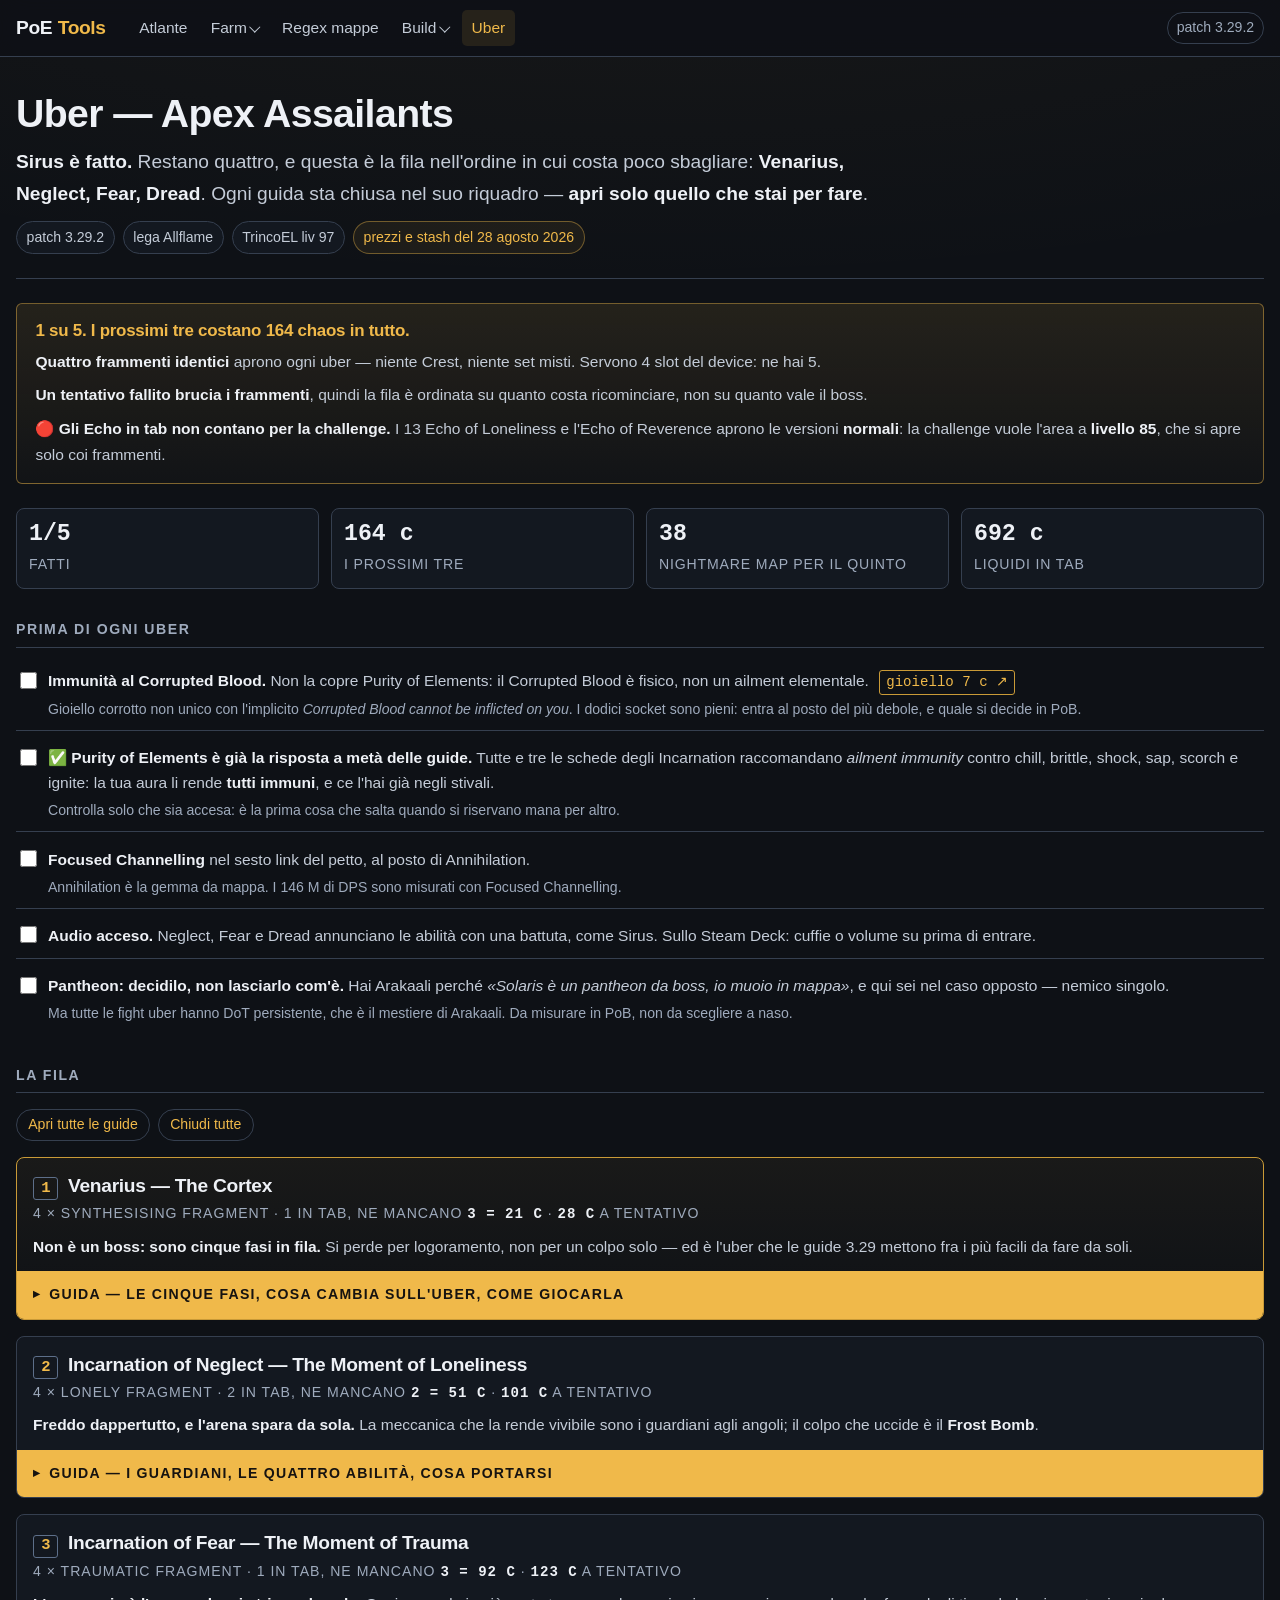
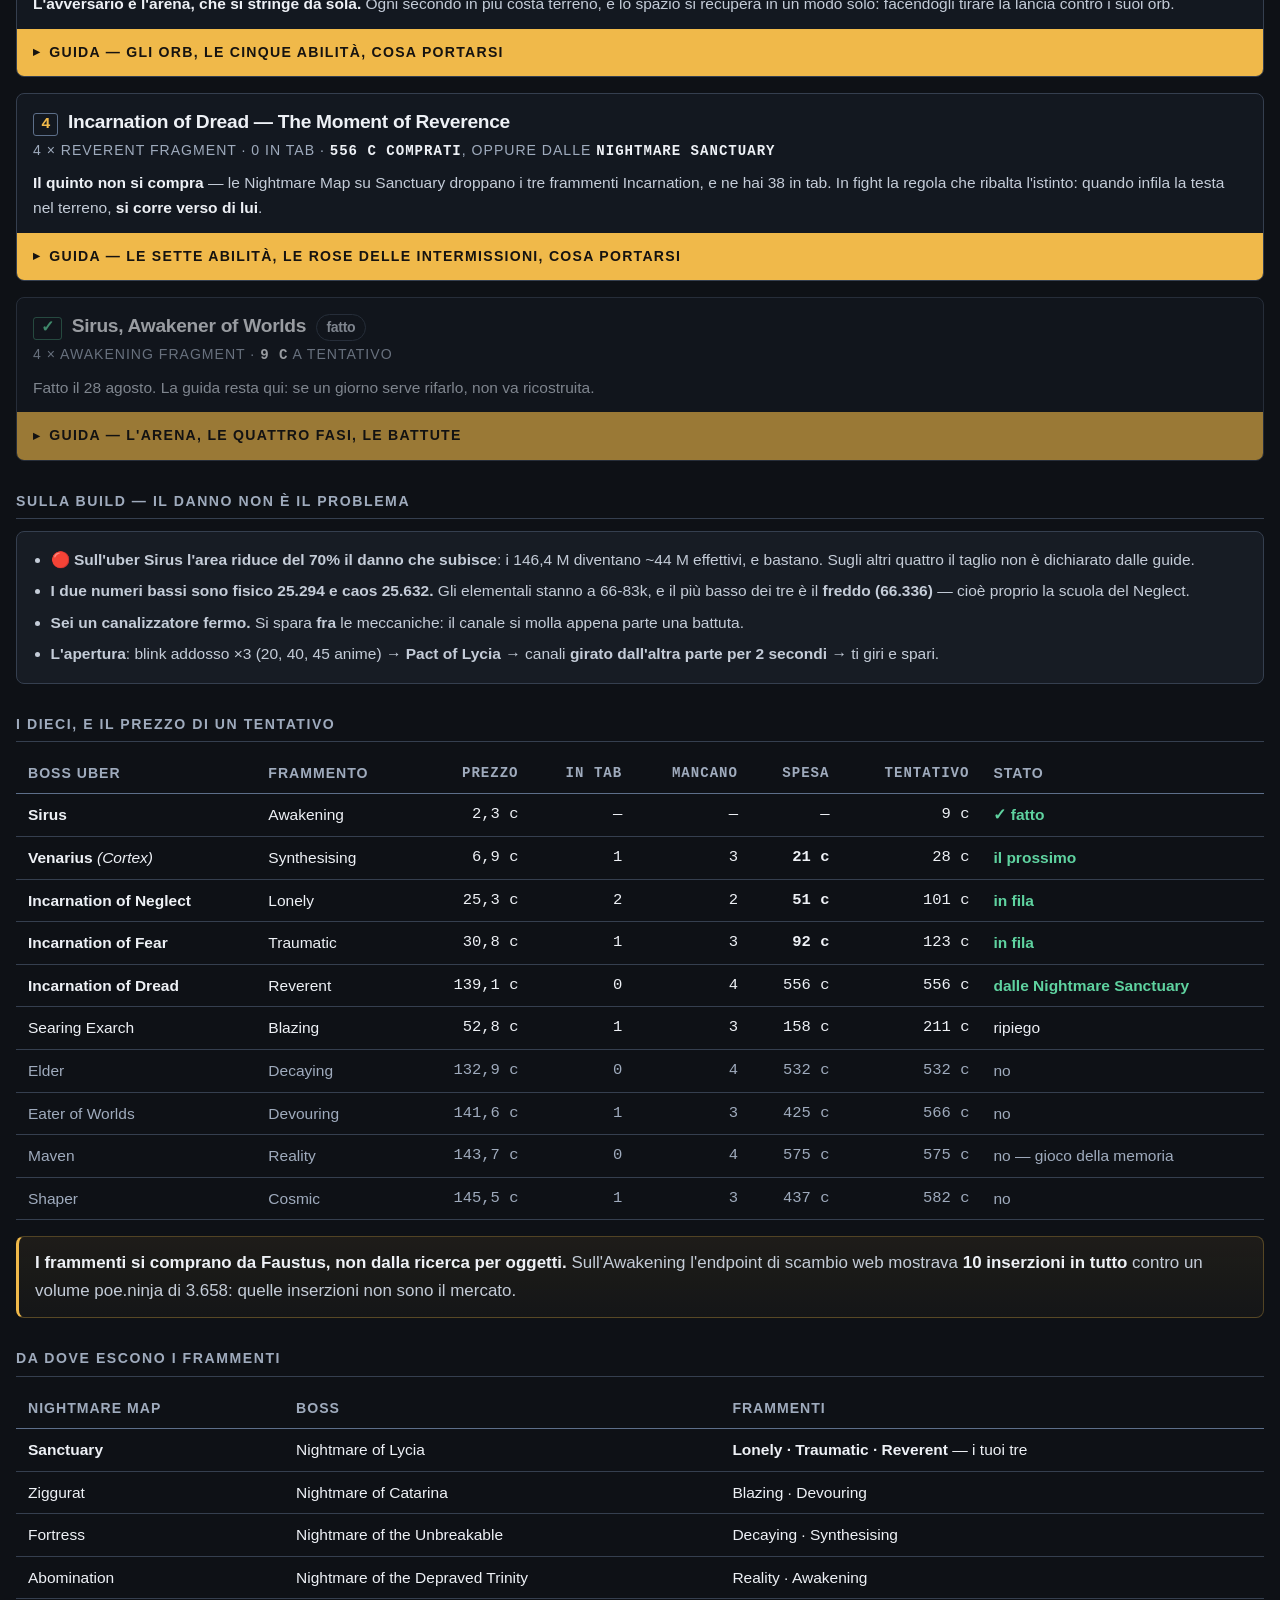
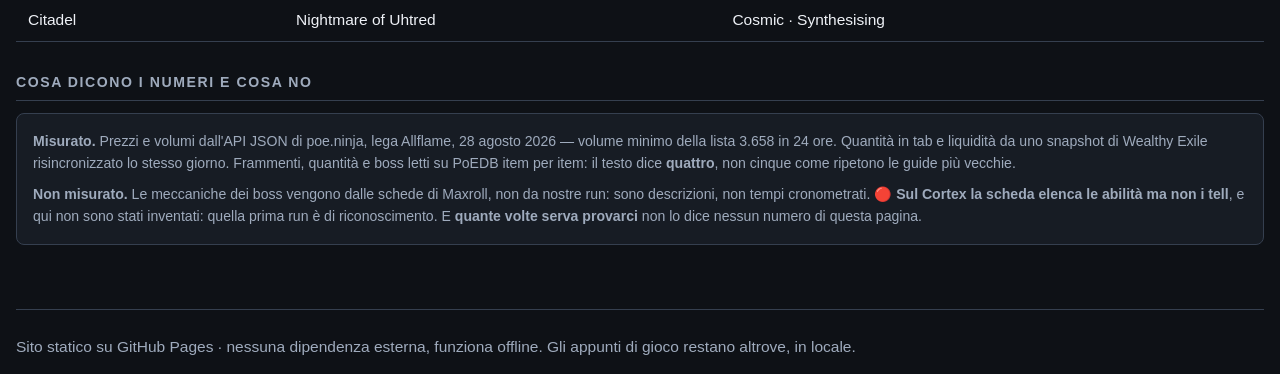
<file: uber/index.html>
<!doctype html>
<html lang="it">
<head>
<meta charset="utf-8">
<meta name="viewport" content="width=device-width, initial-scale=1">
<title>Uber — Apex Assailants, i cinque in fila | PoE Tools</title>
<meta name="description" content="La challenge Apex Assailants chiede 5 boss pinnacolo su 10 a livello area 85. La fila da fare in ordine — Sirus fatto, poi Venarius, Neglect, Fear, Dread — con la guida di ognuno ad accordion: abilità, battute vocali, cosa cambia sull'uber e cosa portarsi.">
<link rel="stylesheet" href="../stile.css">
<link rel="icon" href="../favicon.svg" type="image/svg+xml">
<style>
  /* solo ciò che è davvero di questa pagina — l'accordion `.dettaglio` e i
     `.comandi` stanno in stile.css, condivisi con /strategie/ */
  .verdetto{
    background:linear-gradient(180deg,rgba(240,185,74,.10),rgba(240,185,74,.02));
    border:1px solid rgba(240,185,74,.45);border-radius:6px;
    padding:1rem 1.15rem;margin-bottom:var(--s5);
  }
  .verdetto h2{margin:0 0 .5rem;font-size:var(--t-base);color:var(--gold)}
  .verdetto p{margin:0 0 .5rem;font-size:var(--t-sm);color:var(--muted)}
  .verdetto p:last-child{margin:0}
  .verdetto b{color:var(--text)}

  /* la fila: un boss per riquadro, con la guida dentro un accordion.
     Da chiusi i cinque riquadri sono cinque righe confrontabili — numero, cosa
     apre la porta, quanto costa un tentativo — ed e' il motivo per cui il
     riassunto di una riga sta FUORI dal <details>: serve a scegliere quale
     aprire. */
  .boss{
    border:1px solid var(--line);border-radius:var(--r);overflow:hidden;
    background:var(--panel2);padding:var(--s4);margin-bottom:var(--s4);
  }
  .boss.done{opacity:.62}
  .boss.next{border-color:var(--gold-scuro);background:linear-gradient(180deg,rgba(240,185,74,.05),transparent)}
  .boss > h3{display:flex;align-items:baseline;gap:.6rem;font-size:var(--t-md);margin-bottom:.15rem;flex-wrap:wrap}
  .boss > h3 .num{
    font-family:var(--mono);font-size:var(--t-sm);color:var(--gold);
    border:1px solid var(--line2);border-radius:3px;padding:.05rem .45rem;flex:none;
  }
  .boss > h3 .num.ok{color:var(--good);border-color:rgba(95,211,160,.45)}
  .boss > .apri{
    font-size:var(--t-xs);color:var(--label);margin-bottom:var(--s2);
    text-transform:uppercase;letter-spacing:.07em;
  }
  .boss > .apri b{color:var(--text);font-family:var(--mono)}
  .boss > .unariga{font-size:var(--t-sm);line-height:1.6;color:var(--muted);margin:0}
  .boss > .unariga b{color:var(--text)}

  /* l'accordion prende tutta la larghezza del riquadro e ne chiude il fondo */
  .boss > details.dettaglio{margin:var(--s4) calc(var(--s4) * -1) calc(var(--s4) * -1)}
  .boss > details.dettaglio:only-of-type{margin-top:var(--s3)}
  .boss > details.dettaglio > summary{padding:var(--s3) var(--s4)}
  .boss .guida{padding:var(--s4) var(--s4) var(--s2)}

  .boss h4{font-size:var(--t-sm);color:var(--label);text-transform:uppercase;letter-spacing:.07em;
    margin:var(--s4) 0 var(--s2);font-weight:600}
  .boss .guida > h4:first-child{margin-top:0}
  .boss ul{margin:0;padding-left:1.1rem}
  .boss li{font-size:var(--t-sm);line-height:1.6;color:var(--muted);margin-bottom:.35rem}
  .boss li b{color:var(--text)}

  ol.passi{list-style:none;margin:0;padding:0}
  ol.passi > li{
    display:grid;grid-template-columns:1.4rem 1fr;gap:.6rem;
    padding:.6rem 0;border-bottom:1px solid var(--line);align-items:start;
  }
  ol.passi > li:last-child{border-bottom:0}
  ol.passi input[type=checkbox]{
    width:1.05rem;height:1.05rem;margin-top:.15rem;accent-color:var(--gold);cursor:pointer;
  }
  ol.passi .testo{font-size:var(--t-sm);line-height:1.6}
  ol.passi .testo b{color:var(--text)}
  ol.passi .testo em{color:var(--label);font-style:normal;font-size:var(--t-xs);display:block;margin-top:.2rem}
  li.fatto .testo{opacity:.45;text-decoration:line-through;text-decoration-color:var(--line2)}

  a.compra{
    display:inline-block;margin-left:.35rem;font-size:var(--t-xs);font-family:var(--mono);
    color:var(--gold);border:1px solid var(--gold-scuro);border-radius:3px;
    padding:0 .4rem;text-decoration:none;white-space:nowrap;
  }
  a.compra:hover{background:rgba(240,185,74,.12)}

  .voce{font-family:var(--mono);font-size:var(--t-xs);color:var(--gold)}
  .scelto{color:var(--good);font-weight:600}
  .scarta{color:var(--label)}
  .fonte{font-size:var(--t-xs);color:var(--label);line-height:1.6}
</style>
</head>
<body>

<nav class="nav">
  <div class="nav-in">
    <a class="marchio" href="../index.html">PoE <span>Tools</span></a>
    <div class="nav-link">
      <a href="../atlante/">Atlante</a>
      <button type="button" class="nav-gruppo" aria-controls="giu-farm" aria-expanded="true">Farm</button>
      <a href="../mappe/">Regex mappe</a>
      <button type="button" class="nav-gruppo" aria-controls="giu-build" aria-expanded="true">Build</button>
      <a href="../uber/" aria-current="page">Uber</a>
    </div>
    <span class="nav-patch">patch 3.29.2</span>
  </div>
  <div class="nav-giu" id="giu-farm">
    <div class="nav-giu-in">
      <a href="../strategie/">Strategie</a>
      <a href="../farming/">Prezzi</a>
      <a href="../scrying/">Scrying</a>
      <a href="../warrant/">Warrant</a>
    </div>
  </div>
  <div class="nav-giu" id="giu-build">
    <div class="nav-giu-in">
      <a href="../whisper/">Whisper</a>
      <a href="../luminary/">Luminary</a>
      <a href="../spesa/">Spesa</a>
    </div>
  </div>
</nav>

<div class="wrap">

  <header class="testata">
    <h1>Uber — Apex Assailants</h1>
    <p class="sub"><b>Sirus è fatto.</b> Restano quattro, e questa è la fila nell'ordine in cui costa poco sbagliare: <b>Venarius, Neglect, Fear, Dread</b>. Ogni guida sta chiusa nel suo riquadro — <b>apri solo quello che stai per fare</b>.</p>
    <div class="badges">
      <span class="badge">patch 3.29.2</span>
      <span class="badge">lega Allflame</span>
      <span class="badge">TrincoEL liv 97</span>
      <span class="badge oro">prezzi e stash del 28 agosto 2026</span>
    </div>
  </header>

  <div class="verdetto">
    <h2>1 su 5. I prossimi tre costano 164 chaos in tutto.</h2>
    <p><b>Quattro frammenti identici</b> aprono ogni uber — niente Crest, niente set misti. Servono 4 slot del device: ne hai 5.</p>
    <p><b>Un tentativo fallito brucia i frammenti</b>, quindi la fila è ordinata su quanto costa ricominciare, non su quanto vale il boss.</p>
    <p>🔴 <b>Gli Echo in tab non contano per la challenge.</b> I 13 Echo of Loneliness e l'Echo of Reverence aprono le versioni <b>normali</b>: la challenge vuole l'area a <b>livello 85</b>, che si apre solo coi frammenti.</p>
  </div>

  <div class="kpi">
    <div><b>1/5</b><span>fatti</span></div>
    <div><b>164 c</b><span>i prossimi tre</span></div>
    <div><b>38</b><span>Nightmare Map per il quinto</span></div>
    <div><b>692 c</b><span>liquidi in tab</span></div>
  </div>

  <h2 class="sec">Prima di ogni uber</h2>

  <ol class="passi">
    <li data-p="cb">
      <input type="checkbox" aria-label="fatto">
      <span class="testo">
        <b>Immunità al Corrupted Blood.</b> Non la copre Purity of Elements: il Corrupted Blood è fisico, non un ailment elementale.
        <a class="compra" href="https://www.pathofexile.com/trade/search/Allflame/PPGYr4bgFL" target="_blank" rel="noopener">gioiello 7 c ↗</a>
        <em>Gioiello corrotto non unico con l'implicito <i>Corrupted Blood cannot be inflicted on you</i>. I dodici socket sono pieni: entra al posto del più debole, e quale si decide in PoB.</em>
      </span>
    </li>
    <li data-p="ailment">
      <input type="checkbox" aria-label="fatto">
      <span class="testo">
        ✅ <b>Purity of Elements è già la risposta a metà delle guide.</b> Tutte e tre le schede degli Incarnation raccomandano <i>ailment immunity</i> contro chill, brittle, shock, sap, scorch e ignite: la tua aura li rende <b>tutti immuni</b>, e ce l'hai già negli stivali.
        <em>Controlla solo che sia accesa: è la prima cosa che salta quando si riservano mana per altro.</em>
      </span>
    </li>
    <li data-p="fc">
      <input type="checkbox" aria-label="fatto">
      <span class="testo">
        <b>Focused Channelling</b> nel sesto link del petto, al posto di Annihilation.
        <em>Annihilation è la gemma da mappa. I 146 M di DPS sono misurati con Focused Channelling.</em>
      </span>
    </li>
    <li data-p="audio">
      <input type="checkbox" aria-label="fatto">
      <span class="testo">
        <b>Audio acceso.</b> Neglect, Fear e Dread annunciano le abilità con una battuta, come Sirus. Sullo Steam Deck: cuffie o volume su prima di entrare.
      </span>
    </li>
    <li data-p="pantheon">
      <input type="checkbox" aria-label="fatto">
      <span class="testo">
        <b>Pantheon: decidilo, non lasciarlo com'è.</b> Hai Arakaali perché <i>«Solaris è un pantheon da boss, io muoio in mappa»</i>, e qui sei nel caso opposto — nemico singolo.
        <em>Ma tutte le fight uber hanno DoT persistente, che è il mestiere di Arakaali. Da misurare in PoB, non da scegliere a naso.</em>
      </span>
    </li>
  </ol>

  <h2 class="sec">La fila</h2>

  <div class="comandi">
    <button type="button" data-tutti="apri">Apri tutte le guide</button>
    <button type="button" data-tutti="chiudi">Chiudi tutte</button>
  </div>

  <div class="boss next" style="margin-top:var(--s4)">
    <h3><span class="num">1</span> Venarius — The Cortex</h3>
    <p class="apri">4 × Synthesising Fragment · 1 in tab, ne mancano <b>3 = 21 c</b> · <b>28 c</b> a tentativo</p>
    <p class="unariga"><b>Non è un boss: sono cinque fasi in fila.</b> Si perde per logoramento, non per un colpo solo — ed è l'uber che le guide 3.29 mettono fra i più facili da fare da soli.</p>

    <details class="dettaglio">
      <summary>Guida — le cinque fasi, cosa cambia sull'uber, come giocarla</summary>
      <div class="guida">

        <h4>Le cinque fasi</h4>
        <table class="tabella" style="width:100%">
          <thead><tr><th>Fase</th><th>Chi c'è</th><th>Cosa c'è nell'arena</th></tr></thead>
          <tbody>
            <tr><td><b>1</b></td><td>Fractal Gargantuan</td><td><b>Void zone</b> che restano fino a fine fase</td></tr>
            <tr><td><b>2</b></td><td>Synthete Masterpiece</td><td><b>Energy Pylon</b>: si caricano quando vengono colpiti e scoppiano al colpo dopo</td></tr>
            <tr><td><b>3</b></td><td>nessuno — <b>intermissione</b></td><td>Un <b>Decaying Map Device</b> al centro apre 4 portali che vomitano mostri per ~30 s</td></tr>
            <tr><td><b>4</b></td><td>Fractal Titan <i>(la 1 potenziata)</i></td><td>Energy Pylon in posizioni casuali</td></tr>
            <tr><td><b>5</b></td><td>Synthete Nightmare <i>(la 2 potenziata)</i></td><td>Aggiunge teletrasporti e proiettili</td></tr>
          </tbody>
        </table>

        <h4>Cosa cambia sull'uber</h4>
        <ul>
          <li><b>Ogni fase unica ne fa comparire un Synthete unico in più</b>: Altered in fase 1, Augmented in 2, Twisted in 4, Rewritten in 5.</li>
          <li>Gli <b>Energy Pylon compaiono in tutte e quattro</b> le fasi uniche, non solo nella 2.</li>
        </ul>

        <h4>Come giocarla, da canalizzatore</h4>
        <ul>
          <li><b>L'intermissione della fase 3 è la tua fase.</b> Mostri normali, nessun boss: è il momento in cui il clear vale e in cui si recupera ES prima della 4.</li>
          <li><b>I pylon non si ignorano</b>: si caricano quando li colpisci. Canalizzare addosso a un pacco che ne contiene uno è il modo di farselo scoppiare in faccia.</li>
          <li>⚠️ <b>Qui la guida non dà i tell delle singole abilità</b>, e non li invento: la prima run è di riconoscimento. Con 28 c a tentativo, puoi permettertela.</li>
        </ul>

      </div>
    </details>
  </div>

  <div class="boss">
    <h3><span class="num">2</span> Incarnation of Neglect — The Moment of Loneliness</h3>
    <p class="apri">4 × Lonely Fragment · 2 in tab, ne mancano <b>2 = 51 c</b> · <b>101 c</b> a tentativo</p>
    <p class="unariga"><b>Freddo dappertutto, e l'arena spara da sola.</b> La meccanica che la rende vivibile sono i guardiani agli angoli; il colpo che uccide è il <b>Frost Bomb</b>.</p>

    <details class="dettaglio">
      <summary>Guida — i guardiani, le quattro abilità, cosa portarsi</summary>
      <div class="guida">

        <h4>L'arena decide la fight</h4>
        <ul>
          <li>Sui bordi galleggiano dei <b>dischi</b> che sparano <b>raggi</b> attraverso l'arena, uno dopo l'altro o in sequenza. I raggi freddi danno <b>Chill e Brittle</b>, quelli fulmine <b>Shock e Sap</b>.</li>
          <li>🔴 <b>In ogni angolo c'è un guardiano fermo che blocca i raggi</b>: si attiva <b>camminando nel cerchietto viola</b> attorno a lui. È la meccanica che rende la stanza vivibile, e non è ovvia.</li>
          <li>✅ <b>Chill, Brittle, Shock e Sap non ti toccano</b>: Purity of Elements li rende tutti immuni. Resta il danno del raggio, non il debuff.</li>
        </ul>

        <h4>Le abilità</h4>
        <table class="tabella" style="width:100%">
          <thead><tr><th>Dice / fa</th><th>Cosa arriva</th><th>Cosa fai</th></tr></thead>
          <tbody>
            <tr>
              <td><span class="voce">Negligence</span><br><span class="voce">Intolerance</span></td>
              <td><b>Chilling Slam</b> — alza il bastone e lo sbatte a terra, grande AoE da freddo</td>
              <td>Esci dalla zona dell'impatto</td>
            </tr>
            <tr>
              <td><span class="voce">You cannot hide from fate</span></td>
              <td><b>Hailstorm</b> — schegge di ghiaccio dal cielo su un'area</td>
              <td>Esci dall'area segnata</td>
            </tr>
            <tr>
              <td><span class="voce">I am not the end</span></td>
              <td><b>Frost Bomb</b> — canalizza una chiazza di terreno gelato che cresce, poi <b>esplode per un danno enorme</b></td>
              <td>Vattene <b>prima</b> che finisca il canale: è l'abilità che uccide</td>
            </tr>
            <tr>
              <td>animazione del bastone</td>
              <td><b>Chilling Cutters</b> — 3 raggi da freddo verso terra che avanzano lasciando terreno gelato. <b>Salgono a 5 mentre perde vita</b></td>
              <td>Stai fuori dalle traiettorie: sotto metà vita l'arena si riempie</td>
            </tr>
          </tbody>
        </table>

        <h4>Cosa portarsi</h4>
        <ul>
          <li><b>Le pozze verdi-nere sono l'altra metà del pericolo</b>: danno un <b>DoT da caos che si somma</b> e resta addosso 3-5 secondi dopo esserne usciti. Il tuo max hit da caos è <b>25.632</b>, il più basso insieme al fisico.</li>
          <li>Il boss <b>non si rallenta e non si spinge indietro</b>, e ha <b>50% di resistenza a fuoco, freddo, fulmine e caos</b>.</li>
          <li>Il tuo max hit da <b>freddo è 66.336</b>, il più basso dei tre elementali: qui è freddo quasi tutto.</li>
        </ul>

      </div>
    </details>
  </div>

  <div class="boss">
    <h3><span class="num">3</span> Incarnation of Fear — The Moment of Trauma</h3>
    <p class="apri">4 × Traumatic Fragment · 1 in tab, ne mancano <b>3 = 92 c</b> · <b>123 c</b> a tentativo</p>
    <p class="unariga"><b>L'avversario è l'arena, che si stringe da sola.</b> Ogni secondo in più costa terreno, e lo spazio si recupera in un modo solo: facendogli tirare la lancia contro i suoi orb.</p>

    <details class="dettaglio">
      <summary>Guida — gli orb, le cinque abilità, cosa portarsi</summary>
      <div class="guida">

        <h4>Come si recupera spazio</h4>
        <ul>
          <li>I <b>Solar Orb</b> creano zone che bruciano e <b>lo spazio sicuro si riduce di continuo</b>. Più la fight dura, meno arena hai.</li>
          <li>🔴 <b>Gli orb si tolgono facendoglieli colpire</b>: quando sta mirando lo <b>Spear Throw</b>, mettiti <b>dietro un orb</b> — la lancia lo fa detonare invece di prenderti.</li>
          <li>Quindi <b>non è una fight in cui trascinare per le lunghe</b>.</li>
        </ul>

        <h4>Le abilità</h4>
        <table class="tabella" style="width:100%">
          <thead><tr><th>Dice / fa</th><th>Cosa arriva</th><th>Cosa fai</th></tr></thead>
          <tbody>
            <tr>
              <td>l'orb brilla, poi il boss <b>pulsa arancione</b></td>
              <td><b>Spear Throw</b> — ha finito di mirare, la lancia parte</td>
              <td>Scarta di lato. Oppure <b>mettiti dietro un orb</b> e usalo per pulire l'arena</td>
            </tr>
            <tr>
              <td><span class="voce">Scar!</span></td>
              <td><b>Volcanic Fissure</b> — una fiammata serpeggiante <b>ti insegue</b> e poi scoppia</td>
              <td>Non fermarti: si scappa, non si schiva sul posto</td>
            </tr>
            <tr>
              <td>sbatte prima i pugni a terra</td>
              <td><b>Spear Slam</b> — lascia terreno che brucia e dà Scorch</td>
              <td>Esci dal terreno. ✅ Lo Scorch non ti tocca (Purity of Elements)</td>
            </tr>
            <tr>
              <td><span class="voce">Explosive Rapture</span></td>
              <td><b>Scorching Beam</b> — raggio che ti insegue mentre carica</td>
              <td><b>Girargli attorno restando vicino</b>, oppure <b>attraversarlo col blink</b> e uscire dietro</td>
            </tr>
          </tbody>
        </table>

        <h4>Cosa portarsi</h4>
        <ul>
          <li>Fa danno <b>fisico e da fuoco</b>. Il fuoco è il tuo max hit più alto (<b>82.919</b>): il pericolo è il <b>fisico, 25.294</b>.</li>
          <li>La guida chiede <b>mitigazione al fuoco e rigenerazione</b>: hai 432/s di ES netti, ed è il tuo pezzo forte contro il terreno che brucia.</li>
          <li><b>Frostblink è la gemma della fight</b>, sia per lo Scorching Beam sia per non finire chiuso in un angolo dagli orb.</li>
        </ul>

      </div>
    </details>
  </div>

  <div class="boss">
    <h3><span class="num">4</span> Incarnation of Dread — The Moment of Reverence</h3>
    <p class="apri">4 × Reverent Fragment · 0 in tab · <b>556 c comprati</b>, oppure dalle <b>Nightmare Sanctuary</b></p>
    <p class="unariga"><b>Il quinto non si compra</b> — le Nightmare Map su Sanctuary droppano i tre frammenti Incarnation, e ne hai 38 in tab. In fight la regola che ribalta l'istinto: quando infila la testa nel terreno, <b>si corre verso di lui</b>.</p>

    <details class="dettaglio">
      <summary>Guida — le sette abilità, le rose delle intermissioni, cosa portarsi</summary>
      <div class="guida">

        <h4>Come procurarsi i frammenti</h4>
        <ul>
          <li>Le <b>Nightmare Map su Sanctuary</b> (Nightmare of Lycia) droppano <b>Lonely, Traumatic e Reverent</b>: gli stessi tre frammenti che servono ai boss 2, 3 e 4 di questa fila. Ne hai <b>38</b> in tab.</li>
          <li>⚠️ <b>Non è gratis e va detto</b>: valgono 65 c l'una vendute. Un run rende ~2 frammenti di quel gruppo, quindi conviene — ma è currency che stai spendendo.</li>
        </ul>

        <h4>Le abilità</h4>
        <table class="tabella" style="width:100%">
          <thead><tr><th>Dice / fa</th><th>Cosa arriva</th><th>Cosa fai</th></tr></thead>
          <tbody>
            <tr>
              <td>compaiono 4 sfere</td>
              <td><b>Void Sphere</b> — ti inseguono e <b>accelerano</b></td>
              <td>🔴 <b>Falle unire</b> girando per l'arena, poi <b>mollale in un angolo</b> e torna al centro</td>
            </tr>
            <tr>
              <td>sbatte le mani a terra</td>
              <td><b>Sunder</b> — onda d'urto in linea retta</td>
              <td><b>Perpendicolare</b> alla linea</td>
            </tr>
            <tr>
              <td>sbatte le braccia a terra</td>
              <td><b>Chilling Blast</b> — onda gelata che avanza</td>
              <td>Passo di lato. ✅ Il Chill non ti tocca</td>
            </tr>
            <tr>
              <td>alza la testa</td>
              <td><b>Static Burst</b> — arco largo di raggi fulmine più proiettili. <b>Una delle abilità più letali</b></td>
              <td><b>Non stargli incollato</b> quando alza la testa</td>
            </tr>
            <tr>
              <td><span class="voce">Means to an End</span></td>
              <td><b>Aerial Slam</b> — salta addosso <b>se ti allontani</b>, danno enorme sulla zona segnata</td>
              <td><b>Resta vicino.</b> È la battuta che punisce chi scappa</td>
            </tr>
            <tr>
              <td>carica</td>
              <td><b>Eye Beam</b> — raggio fulmine con <b>danno nel tempo enorme</b>, più proiettili insieme</td>
              <td>Esci dalla traiettoria e non rientrarci</td>
            </tr>
            <tr>
              <td>infila la testa nel terreno</td>
              <td><b>Dread Furnace</b> — Flameblast al contrario che copre <b>tutta l'arena</b></td>
              <td>🔴 <b>L'unico posto sicuro è addosso a lui.</b> Qui si corre verso il boss, non via</td>
            </tr>
          </tbody>
        </table>

        <h4>Le tre intermissioni — le rose</h4>
        <ul>
          <li>Compaiono una <b>rosa rossa</b> e una <b>blu</b>: si raccolgono e poi <b>si torna a toccare il boss</b> per applicargli il debuff. Prese entrambe, lui barcolla e la fight riparte.</li>
          <li><b>Intermissione 1</b>: 3 sfere fulmine (proiettili + Shock) e 2 sfere fredde rotanti. <b>Sotto il boss si sta al sicuro.</b></li>
          <li><b>Intermissione 2</b>: 3 sfere fredde e 3 sfere di fuoco con Scorching Ray. Sempre vicino a lui, evitando il raggio.</li>
          <li><b>Intermissione 3</b>: sfere di fuoco più <b>2 sfere di caos rotanti</b> con proiettili grossi. ⚠️ È l'unica in cui il caos entra in gioco, e il caos è il tuo max hit più basso.</li>
        </ul>

        <h4>Cosa portarsi — e qui sei già a posto</h4>
        <ul>
          <li>La guida chiede <b>spell suppression o molto spell block</b>: hai <b>75% di block magie</b>, al tetto.</li>
          <li>Chiede <b>Tempest Shield per l'immunità allo shock</b>: ce l'hai da <b>Purity of Elements</b>, senza spendere un socket.</li>
          <li>Chiede <b>Flame Dash per raccogliere le rose</b>: hai Frostblink.</li>
          <li>Droppa garantiti <b>Whispers of Infinity, The Dark Monarch, Seven Teachings, Wine of the Prophet</b>.</li>
        </ul>

      </div>
    </details>
  </div>

  <div class="boss done">
    <h3><span class="num ok">✓</span> Sirus, Awakener of Worlds <span class="badge">fatto</span></h3>
    <p class="apri">4 × Awakening Fragment · <b>9 c</b> a tentativo</p>
    <p class="unariga">Fatto il 28 agosto. La guida resta qui: se un giorno serve rifarlo, non va ricostruita.</p>

    <details class="dettaglio">
      <summary>Guida — l'arena, le quattro fasi, le battute</summary>
      <div class="guida">

        <h4>L'arena</h4>
        <ul>
          <li>Oriath piena di <b>Deatomization Storm</b>. Attorno a Sirus un <b>cerchio rosso</b> le tiene lontane: <b>uscirne fa partire un'intermission senza far avanzare la fase</b>.</li>
          <li>Sull'uber una tempesta <b>ti insegue per tutta la fight</b>.</li>
        </ul>

        <h4>Le fasi</h4>
        <ul>
          <li><b>1 — 100→75%</b>: quasi tutto si aggancia alla posizione da cui lanci, muoversi è la difesa. Sull'uber il <b>Die Beam è già a piena potenza qui</b>.</li>
          <li><b>Intermission (75, 50, 25%)</b>: porta la tempesta al bordo, poi <b>mettiti sotto Sirus</b>.</li>
          <li><b>2 — 75→50%</b>: <b>Corridor Blast</b> (si spezza col blink dietro Sirus) e <b>labirinto di meteore, 1 anello</b>. Non si schiva: si esce, dall'uscita segnata dai bagliori. Sull'uber i ritardi sono più corti.</li>
          <li><b>3 — 50→25%</b>: identica, labirinto a <b>3 anelli</b>.</li>
          <li><b>4 — riparte dal 75%</b>: Die Beam a 4 raggi traccianti; core rotante a <b>6 raggi</b> sull'uber, la cui area spegne il leech e abbassa le resistenze; <b>Multi Clone Beam</b> con 12 cloni che sull'uber ti seguono. Sirus è l'unico con la barra della vita. La <b>Desolation non si pulisce più</b>.</li>
        </ul>

        <h4>Le battute</h4>
        <table class="tabella" style="width:100%">
          <thead><tr><th>Dice</th><th>Arriva</th><th>Cosa fai</th></tr></thead>
          <tbody>
            <tr><td><span class="voce">DIE!</span></td><td>3 raggi sulla tua posizione (4 in fase 4)</td><td>Passo di lato; in fase 4 blink dietro Sirus</td></tr>
            <tr><td><span class="voce">Rain of stars!</span></td><td>pioggia di meteore</td><td>Esci dai bagliori a terra</td></tr>
            <tr><td><span class="voce">Be utterly annihilated!</span><br><span class="voce">Creation itself!</span></td><td>due raggi che collassano al centro</td><td>Perpendicolare, o lontano</td></tr>
            <tr><td><span class="voce">Fury of the cosmos!</span><br><span class="voce">You are nothing!</span><br><span class="voce">Why resist!</span></td><td>geyser di fuoco</td><td>Esci dalla loro portata</td></tr>
            <tr><td><span class="voce">Feel the thrill of THE VOID!</span><br><span class="voce">You will long for NON-EXISTENCE.</span><br><span class="voce">Meaning is AN ILLUSION.</span></td><td>12 cloni, poi raggi multipli</td><td>Guarda dove è scattato: da lì parte il raggio</td></tr>
          </tbody>
        </table>

      </div>
    </details>
  </div>

  <h2 class="sec">Sulla build — il danno non è il problema</h2>

  <div class="card" style="padding:var(--s4)">
    <ul style="margin:0;padding-left:1.1rem">
      <li style="font-size:var(--t-sm);line-height:1.6;color:var(--muted);margin-bottom:.4rem">🔴 <b>Sull'uber Sirus l'area riduce del 70% il danno che subisce</b>: i 146,4 M diventano ~44 M effettivi, e bastano. Sugli altri quattro il taglio non è dichiarato dalle guide.</li>
      <li style="font-size:var(--t-sm);line-height:1.6;color:var(--muted);margin-bottom:.4rem"><b>I due numeri bassi sono fisico 25.294 e caos 25.632.</b> Gli elementali stanno a 66-83k, e il più basso dei tre è il <b>freddo (66.336)</b> — cioè proprio la scuola del Neglect.</li>
      <li style="font-size:var(--t-sm);line-height:1.6;color:var(--muted);margin-bottom:.4rem"><b>Sei un canalizzatore fermo.</b> Si spara <b>fra</b> le meccaniche: il canale si molla appena parte una battuta.</li>
      <li style="font-size:var(--t-sm);line-height:1.6;color:var(--muted)"><b>L'apertura</b>: blink addosso ×3 (20, 40, 45 anime) → <b>Pact of Lycia</b> → canali <b>girato dall'altra parte per 2 secondi</b> → ti giri e spari.</li>
    </ul>
  </div>

  <h2 class="sec">I dieci, e il prezzo di un tentativo</h2>

  <table class="tabella" style="width:100%">
    <thead>
      <tr>
        <th>Boss uber</th><th>Frammento</th>
        <th class="n">prezzo</th><th class="n">in tab</th><th class="n">mancano</th>
        <th class="n">spesa</th><th class="n">tentativo</th><th>stato</th>
      </tr>
    </thead>
    <tbody>
      <tr>
        <td><b>Sirus</b></td><td>Awakening</td>
        <td class="n">2,3 c</td><td class="n">—</td><td class="n">—</td>
        <td class="n">—</td><td class="n">9 c</td><td class="scelto">✓ fatto</td>
      </tr>
      <tr>
        <td><b>Venarius</b> <i>(Cortex)</i></td><td>Synthesising</td>
        <td class="n">6,9 c</td><td class="n">1</td><td class="n">3</td>
        <td class="n"><b>21 c</b></td><td class="n">28 c</td><td class="scelto">il prossimo</td>
      </tr>
      <tr>
        <td><b>Incarnation of Neglect</b></td><td>Lonely</td>
        <td class="n">25,3 c</td><td class="n">2</td><td class="n">2</td>
        <td class="n"><b>51 c</b></td><td class="n">101 c</td><td class="scelto">in fila</td>
      </tr>
      <tr>
        <td><b>Incarnation of Fear</b></td><td>Traumatic</td>
        <td class="n">30,8 c</td><td class="n">1</td><td class="n">3</td>
        <td class="n"><b>92 c</b></td><td class="n">123 c</td><td class="scelto">in fila</td>
      </tr>
      <tr>
        <td><b>Incarnation of Dread</b></td><td>Reverent</td>
        <td class="n">139,1 c</td><td class="n">0</td><td class="n">4</td>
        <td class="n">556 c</td><td class="n">556 c</td><td class="scelto">dalle Nightmare Sanctuary</td>
      </tr>
      <tr>
        <td>Searing Exarch</td><td>Blazing</td>
        <td class="n">52,8 c</td><td class="n">1</td><td class="n">3</td>
        <td class="n">158 c</td><td class="n">211 c</td><td>ripiego</td>
      </tr>
      <tr>
        <td class="scarta">Elder</td><td class="scarta">Decaying</td>
        <td class="n scarta">132,9 c</td><td class="n scarta">0</td><td class="n scarta">4</td>
        <td class="n scarta">532 c</td><td class="n scarta">532 c</td><td class="scarta">no</td>
      </tr>
      <tr>
        <td class="scarta">Eater of Worlds</td><td class="scarta">Devouring</td>
        <td class="n scarta">141,6 c</td><td class="n scarta">1</td><td class="n scarta">3</td>
        <td class="n scarta">425 c</td><td class="n scarta">566 c</td><td class="scarta">no</td>
      </tr>
      <tr>
        <td class="scarta">Maven</td><td class="scarta">Reality</td>
        <td class="n scarta">143,7 c</td><td class="n scarta">0</td><td class="n scarta">4</td>
        <td class="n scarta">575 c</td><td class="n scarta">575 c</td><td class="scarta">no — gioco della memoria</td>
      </tr>
      <tr>
        <td class="scarta">Shaper</td><td class="scarta">Cosmic</td>
        <td class="n scarta">145,5 c</td><td class="n scarta">1</td><td class="n scarta">3</td>
        <td class="n scarta">437 c</td><td class="n scarta">582 c</td><td class="scarta">no</td>
      </tr>
    </tbody>
  </table>

  <div class="avviso">
    <b>I frammenti si comprano da Faustus, non dalla ricerca per oggetti.</b> Sull'Awakening l'endpoint di scambio web mostrava <b>10 inserzioni in tutto</b> contro un volume poe.ninja di 3.658: quelle inserzioni non sono il mercato.
  </div>

  <h2 class="sec">Da dove escono i frammenti</h2>

  <table class="tabella" style="width:100%">
    <thead><tr><th>Nightmare Map</th><th>Boss</th><th>Frammenti</th></tr></thead>
    <tbody>
      <tr><td><b>Sanctuary</b></td><td>Nightmare of Lycia</td><td><b>Lonely · Traumatic · Reverent</b> — i tuoi tre</td></tr>
      <tr><td>Ziggurat</td><td>Nightmare of Catarina</td><td>Blazing · Devouring</td></tr>
      <tr><td>Fortress</td><td>Nightmare of the Unbreakable</td><td>Decaying · Synthesising</td></tr>
      <tr><td>Abomination</td><td>Nightmare of the Depraved Trinity</td><td>Reality · Awakening</td></tr>
      <tr><td>Citadel</td><td>Nightmare of Uhtred</td><td>Cosmic · Synthesising</td></tr>
    </tbody>
  </table>

  <h2 class="sec">Cosa dicono i numeri e cosa no</h2>

  <div class="card" style="padding:var(--s4)">
    <p class="fonte" style="margin:0 0 .5rem"><b>Misurato.</b> Prezzi e volumi dall'API JSON di poe.ninja, lega Allflame, 28 agosto 2026 — volume minimo della lista 3.658 in 24 ore. Quantità in tab e liquidità da uno snapshot di Wealthy Exile risincronizzato lo stesso giorno. Frammenti, quantità e boss letti su PoEDB item per item: il testo dice <b>quattro</b>, non cinque come ripetono le guide più vecchie.</p>
    <p class="fonte" style="margin:0"><b>Non misurato.</b> Le meccaniche dei boss vengono dalle schede di Maxroll, non da nostre run: sono descrizioni, non tempi cronometrati. 🔴 <b>Sul Cortex la scheda elenca le abilità ma non i tell</b>, e qui non sono stati inventati: quella prima run è di riconoscimento. E <b>quante volte serva provarci</b> non lo dice nessun numero di questa pagina.</p>
  </div>

  <footer class="pie">
    Sito statico su GitHub Pages · nessuna dipendenza esterna, funziona offline.
    Gli appunti di gioco restano altrove, in locale.
  </footer>

</div>
<script>
// Due comportamenti, entrambi locali: le spunte dei preparativi e i pulsanti
// che aprono o chiudono tutte le guide. Gli accordion funzionano senza JS —
// sono <details> — quindi qui c'e' solo la comodita', non la meccanica.
(function(){
  var CHIAVE='uber-apex-assailants';
  var stato={};
  try{ stato=JSON.parse(localStorage.getItem(CHIAVE)||'{}'); }catch(e){ stato={}; }
  document.querySelectorAll('ol.passi > li[data-p]').forEach(function(li){
    var c=li.querySelector('input[type=checkbox]'), id=li.dataset.p;
    if(!c) return;
    if(stato[id]){ c.checked=true; li.classList.add('fatto'); }
    c.addEventListener('change',function(){
      li.classList.toggle('fatto',c.checked);
      stato[id]=c.checked;
      try{ localStorage.setItem(CHIAVE,JSON.stringify(stato)); }catch(e){}
    });
  });

  document.querySelectorAll('button[data-tutti]').forEach(function(b){
    b.onclick=function(){
      var apri=b.dataset.tutti==='apri';
      document.querySelectorAll('details.dettaglio').forEach(function(d){ d.open=apri; });
    };
  });
})();
</script>
<script src="../menu.js" defer></script>
</body>
</html>
</file>
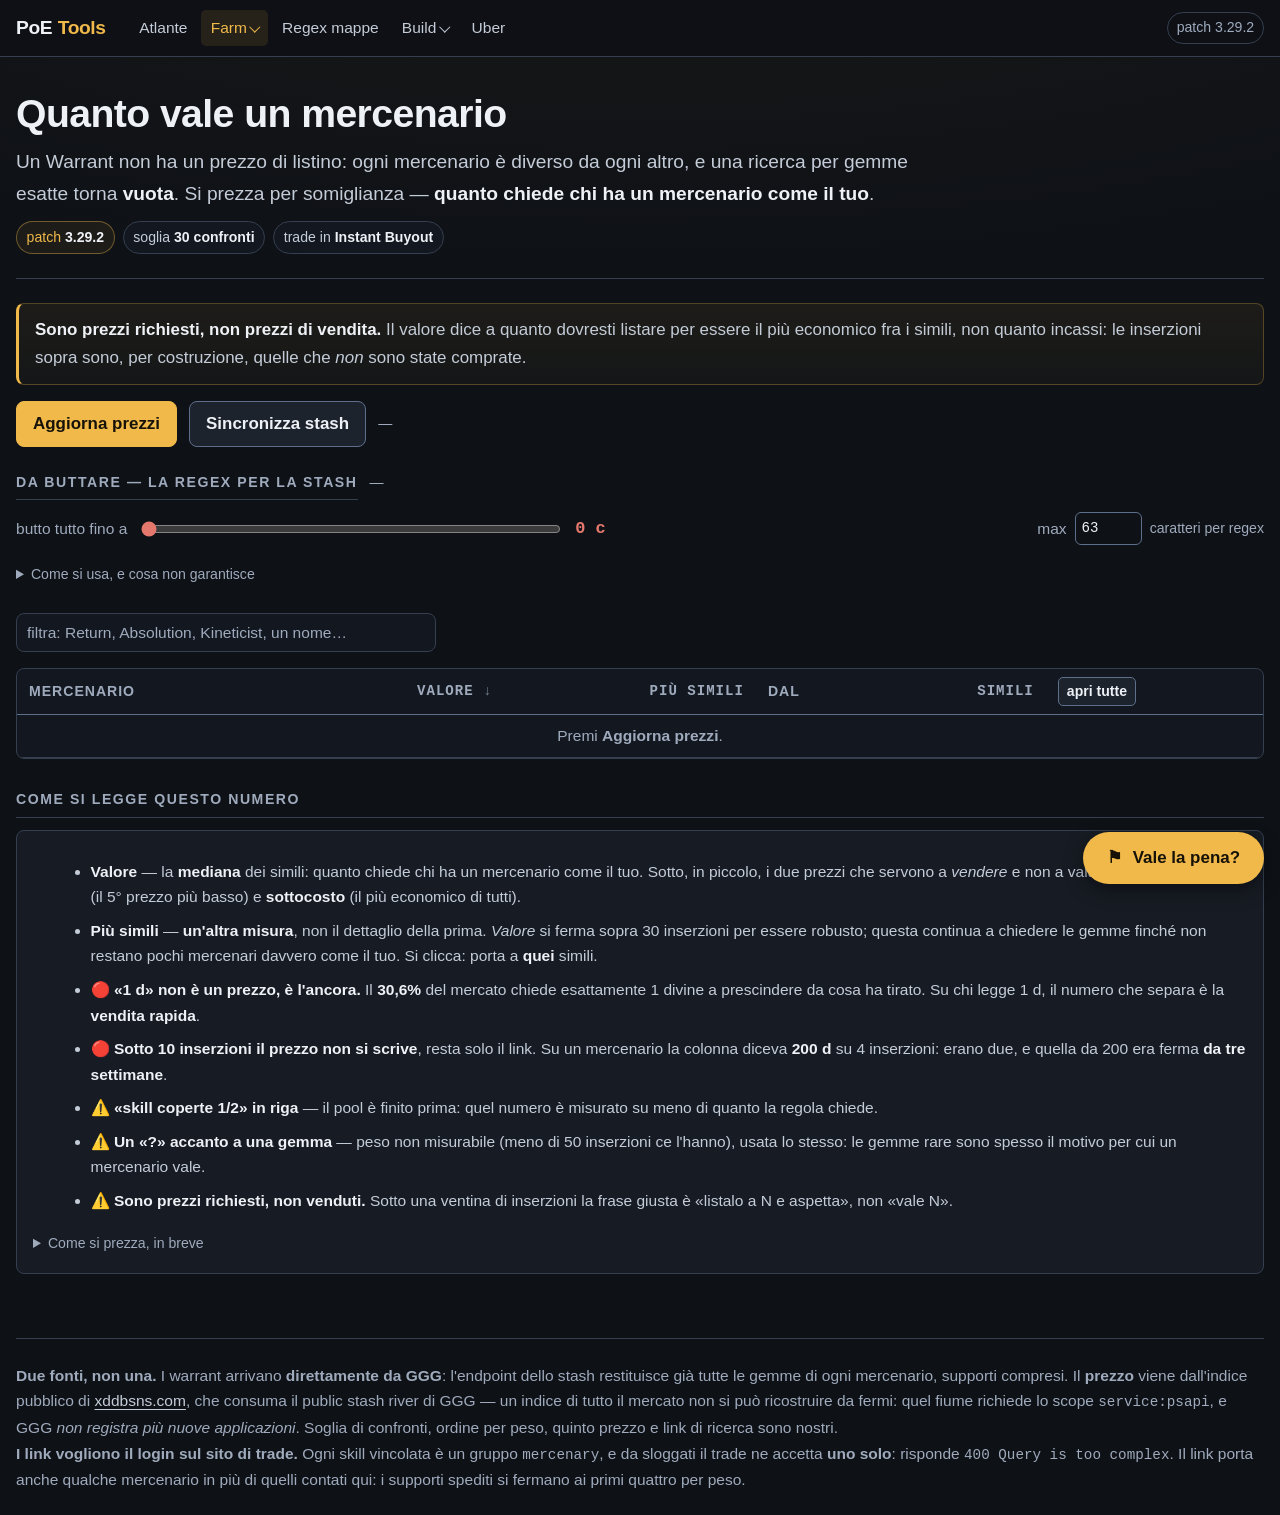
<file: warrant/index.html>
<!doctype html>
<html lang="it">
<head>
<meta charset="utf-8">
<meta name="viewport" content="width=device-width, initial-scale=1">
<title>Warrant — quanto vale un mercenario</title>
<meta name="description" content="Come si prezza un Mercenary Warrant: si stringe il confronto sui supporti che il mercato paga, e ci si ferma prima che le inserzioni diventino una manciata. Con la griglia di cosa raccogliere in mappa.">
<link rel="stylesheet" href="../stile.css">
<link rel="icon" href="../favicon.svg" type="image/svg+xml">
<style>
  .barra{display:flex;gap:var(--s3);flex-wrap:wrap;align-items:center;margin-top:var(--s4)}
  .barra button{font:inherit;font-weight:600;cursor:pointer;border-radius:var(--r);
                padding:var(--s2) var(--s4);border:1px solid var(--line2);
                background:var(--panel-alto);color:var(--text)}
  .barra button.primario{background:var(--gold);border-color:var(--gold);color:#171208}
  .barra button:disabled{opacity:.5;cursor:default}
  .stato{font-size:var(--t-xs);color:var(--label)}
  .stato b{color:var(--muted)}
  .scroll{overflow-x:auto;border:1px solid var(--line);border-radius:var(--r);background:var(--panel2);margin-top:var(--s4)}
  table{width:100%;border-collapse:collapse}
  .nome{font-weight:600}
  .arche{display:block;font-size:var(--t-xs);color:var(--label)}
  .arche.vend{color:var(--gold)}
  .prezzo{font-family:var(--mono);font-variant-numeric:tabular-nums;color:var(--good);white-space:nowrap}
  .prezzo.basso{color:var(--muted)}
  .reggono{font-size:var(--t-xs);color:var(--muted);max-width:34ch}
  .reggono i{color:var(--label);font-style:normal}
  .conf{font-family:var(--mono);font-variant-numeric:tabular-nums;text-align:right;color:var(--muted)}
  .conf.magro{color:var(--warn)}
  .oltre.mov{color:var(--good)}
  .oltre{display:block;font-size:var(--t-xs);color:var(--label)}
  /* Il confronto stretto: stessa scala del sottocosto ma acceso, perche' e'
     un prezzo piu' alto e non piu' basso di quello grande. */
  .simili-cel{white-space:nowrap}
  /* 🔴 **`display:flex` su un `<td>` lo toglie dal layout della tabella.** La
     cella smette di essere una cella: non si allunga piu' con la riga —
     misurato il 27 agosto, **47 px contro gli 89 delle altre cinque** — quindi
     bordo e sfondo si fermano a meta' e i bottoni non sono piu' centrati sulla
     riga ma appoggiati in alto. Il flex serviva solo ad allineare due bottoni a
     destra: lo fanno `text-align` e il `vertical-align:middle` che la riga ha
     gia'. Segnalato da Nicolas guardando l'ultima colonna. */
  .azioni{white-space:nowrap;text-align:right}
  .azioni > button{vertical-align:middle}
  .azioni > button + button{margin-left:.3rem}
  .controlla{display:inline-flex;align-items:center;gap:.3rem;padding:.25rem .4rem;line-height:1}
  .controlla .eti:empty{display:none}
  .controlla .eti{font-size:var(--t-xs);font-family:var(--mono)}
  .controlla.gira svg{animation:ruota 1.1s linear infinite}
  @keyframes ruota{to{transform:rotate(360deg)}}
  .controllo{display:block;font-size:var(--t-xs);color:var(--good);margin-top:.15rem}
  .controllo b{font-family:var(--mono)}
  .controllo.male{color:var(--bad)}
  .stretto-riga{display:block;font-size:var(--t-xs);color:var(--muted);text-decoration:none}
  .stretto-riga b{color:var(--gold);font-family:var(--mono)}
  a.stretto-riga:hover{color:var(--text)}
  .stretto-riga .pochi{color:var(--label);font-family:var(--sans);font-weight:400;font-size:.95em}
  a.stretto-riga:hover b{text-decoration:underline}
  /* Il pulsante dei simili e' secondario: stessa forma, meno peso — la ricerca
     principale resta quella della configurazione ticchettata. */
  .trade-btn.simili{background:transparent;border:1px solid var(--line2);color:var(--muted)}
  .trade-btn.simili:hover{border-color:var(--gold);color:var(--gold)}
  .tr-link{color:var(--gold);white-space:nowrap;font-size:var(--t-xs)}
  .vuoto{padding:var(--s5);color:var(--label);text-align:center}
  .pannello{border:1px solid var(--line);border-radius:var(--r);background:var(--panel2);
            padding:var(--s4);margin-top:var(--s3)}
  .pannello[hidden]{display:none}
  .pannello ol{margin:var(--s3) 0 0 1.1rem;color:var(--muted);font-size:var(--t-sm)}
  .pannello li{margin-bottom:var(--s2)}
  .pannello input{font:inherit;font-family:var(--mono);font-size:var(--t-xs);width:min(22rem,100%);
                  padding:var(--s2);border-radius:var(--r);border:1px solid var(--line2);
                  background:var(--bg);color:var(--text)}
  .segnalibro{display:inline-block;margin-top:var(--s2);padding:var(--s2) var(--s3);
              border:1px dashed var(--gold);border-radius:var(--r);color:var(--gold);font-weight:600}
  .griglia{width:100%;border-collapse:collapse;font-size:var(--t-sm)}
  .griglia td{padding:var(--s2) var(--s3);border-bottom:1px solid var(--line);vertical-align:top}
  .griglia td:first-child{color:var(--gold);white-space:nowrap;font-weight:600}
  .no{color:var(--bad)}

  /* il pulsante che segue la pagina, e la modale della griglia */
  .fisso{position:fixed;right:var(--s4);bottom:var(--s4);z-index:40;font:inherit;font-weight:700;
         cursor:pointer;border:none;border-radius:999px;padding:var(--s3) var(--s5);
         background:var(--gold);color:#171208;box-shadow:0 6px 20px rgba(0,0,0,.45)}
  .fisso:hover{background:var(--gold-scuro)}
  .fisso span{margin-right:.35rem}
  .velo{position:fixed;inset:0;z-index:50;background:rgba(6,8,12,.72);backdrop-filter:blur(2px);
        display:flex;align-items:flex-start;justify-content:center;padding:var(--s5) var(--s4);overflow:auto}
  .velo[hidden]{display:none}
  .modale{background:var(--panel);border:1px solid var(--line2);border-radius:var(--r);
          width:min(84rem,100%);max-height:92vh;display:flex;flex-direction:column;overflow:hidden}
  .modale-testa{display:flex;gap:var(--s3);align-items:center;padding:var(--s4);
                border-bottom:1px solid var(--line)}
  .modale-testa h2{font-size:var(--t-lg);margin:0;flex:0 0 auto}
  .modale-testa input{flex:1;font:inherit;font-size:var(--t-sm);padding:var(--s2) var(--s3);
                      border-radius:var(--r);border:1px solid var(--line2);background:var(--bg);color:var(--text)}
  .chiudi{font-size:1.6rem;line-height:1;background:none;border:none;color:var(--label);cursor:pointer}
  .chiudi:hover{color:var(--text)}
  .modale-corpo{padding:0;overflow:auto}
  /* la data del ricalcolo: il panorama e' un'istantanea rigenerata da una
     Action, non lo stato del mercato adesso — e va detto dove si legge. */
  /* il pulsante che aspetta: pulsa piano. Non una rotella — il lavoro vero lo fa
     un altro computer, e un'animazione veloce direbbe una fretta che non c'e'. */
  /* le intestazioni che ordinano: si vede che si cliccano, e in che verso */
  /* «ne hai N»: verde come le gemme chiave, perche' e' la stessa cosa detta sul
     proprio stash invece che sul mercato */
  .tuoi{background:rgba(95,211,160,.14);color:#5fd3a0;border-radius:999px;
        padding:1px 7px;font-size:var(--t-xs);font-weight:600;white-space:nowrap}
  .tuoi.grande{margin-left:var(--s2);vertical-align:middle}
  .tuoi.clic{cursor:pointer}
  .tuoi.clic:hover{background:rgba(95,211,160,.3)}
  /* «ne hai N, nessuno con queste combinazioni»: neutro, non verde — non e' una
     buona notizia, e' solo una risposta */
  .tuoi.vuoto{background:var(--panel2);color:var(--muted)}
  .tuoi.vuoto.clic:hover{background:var(--panel-alto);color:var(--testo)}
  .nessuno{margin-top:var(--s2)}
  /* Evidenza piena, non una velatura: deve saltare all'occhio in mezzo a una
     modale gia' fitta di colori.
     ⚠️ Qui il testo prende un colore suo, e va detto perche' e' una rinuncia:
     sotto, il colore diceva qualcosa (verde «ce l'hai», rosso «lo azzera»). Ma
     su un fondo pieno quei colori diventano illeggibili, e l'informazione non
     si perde — resta nel riquadro della gemma, che continua a essere verde o
     rosso attorno alla parola evidenziata. */
  mark.trova{background:#e8b04a;color:#12161c;font-weight:700;
             border-radius:3px;padding:0 3px;box-shadow:0 0 0 1px rgba(232,176,74,.55)}
  .targa{display:inline-flex;align-items:center;gap:var(--s2)}
  .cerca-barra{margin-top:calc(var(--s2) * -1)}
  #cerca{flex:1;min-width:220px;max-width:420px;padding:6px 10px;border-radius:8px;
         border:1px solid var(--line);background:var(--panel2);color:var(--testo);
         font:inherit;font-size:var(--t-sm)}
  #cerca:focus{outline:none;border-color:var(--oro,#d5a34a)}
  tr.fuori{display:none}
  th.ord{cursor:pointer;user-select:none}
  th.ord:hover{color:var(--testo)}
  th.ord.attivo::after{content:" \2193";opacity:.7}
  th.ord.attivo[data-verso="su"]::after{content:" \2191"}
  td.dal{font-size:var(--t-xs);white-space:nowrap}
  td.dal .oltre{display:block}
  /* il confronto ristretto, sfrattato dalla tabella: qui sopra la scheda */
  .ristretto{font-size:var(--t-xs);color:var(--muted);padding:0 0 var(--s2)}
  /* la copertura: verde quando la regola e' rispettata, ambra quando il pool e'
     finito prima. Non e' decorazione — e' la differenza fra «vale poco» e «non
     sono riuscito a guardarlo». */
  .cop{background:rgba(232,176,74,.14);color:var(--gold);border-radius:999px;
       padding:1px 7px;font-size:var(--t-xs);font-weight:600;white-space:nowrap}
  .cop.piena{background:rgba(95,211,160,.14);color:#5fd3a0}
  .cop.vuota{background:rgba(224,122,111,.14);color:var(--bad)}
  .ristretto sup{color:var(--warn);font-weight:700;cursor:help}
  .base-riga{font-size:var(--t-xs);color:var(--label);padding:0 0 var(--s2)}
  .base-riga b{color:var(--muted);font-family:var(--mono)}
  button.mini{font-size:var(--t-xs);padding:2px 8px}
  @keyframes respira{0%,100%{opacity:1}50%{opacity:.55}}
  button.attesa{animation:respira 1.6s ease-in-out infinite;cursor:progress}
  .quando{opacity:.7;font-style:italic;font-size:var(--t-xs);white-space:nowrap}
  .quando:empty{display:none}
  /* una riga per archetipo: col mercenario davanti si scorre una lista, non si
     naviga una griglia di riquadri */
  .arche-card{display:grid;grid-template-columns:13rem 1fr;gap:var(--s3);align-items:start;
              padding:var(--s3) var(--s4);border-bottom:1px solid var(--line)}
  .arche-card:nth-child(odd){background:var(--panel2)}
  .arche-card.fuori{display:none}
  .arche-card h3{font-size:var(--t-md);color:var(--gold);margin:0;display:flex;align-items:baseline;
                 gap:var(--s2);flex-wrap:wrap}
  .arche-card h3 b{font-family:var(--mono);font-size:var(--t-xs);color:var(--good)}
  .arche-card .casa{font-size:var(--t-xs);color:var(--label);text-transform:uppercase;letter-spacing:.05em}
  .arche-card .misura{font-size:var(--t-xs);color:var(--muted);margin-top:.35rem;line-height:1.35}
  .arche-card .misura b{color:var(--good);font-family:var(--mono)}
  /* .scaglioni — i gradini di qualita' di un archetipo, dal minimo al GG.
     Nascono dalla serie di Nerotox: ogni gradino e' una ricerca di trade sua,
     collaudata. Stanno dentro la scheda perche' la domanda «questo warrant lo
     tengo?» e' la stessa domanda a cinque livelli di ambizione. */
  /* ⚠️ `.lista dd` e' `display:flex` e ha specificita' maggiore di `.scaglioni`:
     senza questa riga ogni scaglione diventa un item flex largo quanto il suo
     contenuto, e le colonne non si allineano da una riga all'altra. Stessa
     soluzione della vecchia `dd.comb`. */
  dd.scaglioni{flex-direction:column;gap:2px;align-items:stretch;margin-top:.35rem}
  /* Cinque colonne, le stesse della vecchia riga «pagano»: nome, gemme,
     possesso, valore, trade. Il possesso e' l'unica che puo' essere vuota, e
     resta uno spazio invece di far ballare le colonne. */
  /* Colonne fisse tranne le gemme, che prendono tutto il resto: le pillole
     vanno a capo, le altre quattro colonne restano allineate fra le righe. */
  .riga-scg{display:grid;grid-template-columns:5.8rem minmax(0, 1fr) 4.3rem 4.6rem 4.2rem;gap:var(--s2);
            align-items:baseline;font-size:var(--t-xs);padding:.3rem .35rem;border-radius:var(--r-sm)}
  .riga-scg > *{min-width:0}
  .riga-scg .sc{display:flex;flex-wrap:wrap;gap:.25rem;align-items:center}
  /* Niente fondo sul gruppo: andando a capo l'arrotondamento si allargava
     sulle due righe e sembrava un alone. A legare le pillole basta il "N fra". */
  .riga-scg .grp{display:inline-flex;flex-wrap:wrap;gap:.25rem;align-items:center}
  .riga-scg .qt{color:var(--muted);font-size:.9em;white-space:nowrap}
  .riga-scg .gem{padding:.1rem .45rem;line-height:1.5}
  .riga-scg .gem i{font-style:normal;opacity:.7}
  .riga-scg .nt{color:var(--muted);opacity:.85;font-style:italic}
  .riga-scg:nth-child(odd){background:rgba(255,255,255,.03)}
  .riga-scg .sn{color:var(--gold);font-weight:600}
  .riga-scg .sc{color:var(--muted);line-height:1.4}
  .riga-scg .sv{font-family:var(--mono);color:var(--good);text-align:right;white-space:nowrap}
  .riga-scg .st{text-align:right}
  .riga-scg a{white-space:nowrap;font-family:var(--mono)}
  dd.comb{flex-direction:column;gap:.15rem;align-items:stretch}
  .riga-comb{display:grid;grid-template-columns:minmax(0,1fr) 4rem 7.2rem 3.4rem 4.6rem 3.4rem;gap:.35rem;
             align-items:baseline;text-decoration:none;padding:.1rem .35rem;border-radius:var(--r);
             font-size:var(--t-xs);line-height:1.5;color:var(--muted);border:1px solid transparent}
  .riga-comb > span,.riga-comb > a{white-space:nowrap;overflow:hidden;text-overflow:ellipsis}
  .riga-comb .cl{text-decoration:none}
  .riga-comb .cl:hover{text-decoration:underline}
  .riga-comb:hover{background:var(--panel-alto);border-color:var(--line2)}
  .riga-comb .cg{color:var(--text)}
  .riga-comb .cp{font-family:var(--mono);color:var(--good);text-align:right;font-weight:600}
  .riga-comb .ca,.riga-comb .ci{font-family:var(--mono);color:var(--label);text-align:right}
  .riga-comb .cl{color:var(--gold);text-align:right;white-space:nowrap}
  @media (max-width:46rem){
    .riga-comb{grid-template-columns:1fr auto auto;row-gap:.1rem}
    /* sullo stretto cadono i due numeri di contorno, non il proprio conteggio */
    .riga-comb .ca,.riga-comb .ci{display:none}
  }
  .arche-card.extra h3{color:var(--muted)}
  /* Le schede che vengono da una fonte diversa portano il nome della fonte e
     una barra a sinistra: si distinguono scorrendo, senza leggere la nota. */
  .arche-card.nuovo{box-shadow:inset 3px 0 0 var(--warn)}
  .arche-card .marca{font-size:var(--t-xs);font-weight:600;letter-spacing:.04em;
                     text-transform:uppercase;color:var(--warn);border:1px solid rgba(224,163,63,.45);
                     background:rgba(224,163,63,.09);padding:.1rem .45rem;border-radius:999px}
  .lista{margin:0}
  .lista dt{font-size:.72rem;letter-spacing:.05em;text-transform:uppercase;color:var(--label);
            float:left;width:5.5rem;clear:left;line-height:1.6}
  .lista dd{margin:0 0 .3rem 5.5rem;display:flex;flex-wrap:wrap;gap:.3rem}
  @media (max-width:46rem){
    .arche-card{grid-template-columns:1fr;gap:var(--s2)}
    .lista dt{float:none;width:auto}
    .lista dd{margin-left:0}
  }
  .gem{font-size:var(--t-xs);padding:.15rem .5rem;border-radius:999px;border:1px solid var(--line2);color:var(--muted)}
  .gem.serve{border-color:rgba(95,211,160,.5);color:var(--good)}
  .gem.serve.chiave{background:rgba(95,211,160,.12);font-weight:600}
  .gem.azzera{border-color:rgba(229,120,109,.55);color:var(--bad)}
  .arche-card .nota{font-size:var(--t-xs);color:var(--label);margin-top:var(--s2)}

  /* la scheda delle gemme, aperta sotto la riga */
  .apri{background:none;border:1px solid var(--line2);color:var(--muted);border-radius:var(--r);
        font:inherit;font-size:var(--t-xs);padding:.15rem .5rem;cursor:pointer;white-space:nowrap}
  .apri[aria-expanded="true"]{border-color:var(--gold);color:var(--gold)}
  /* ⚠️ Il padding sta sulla cella, non sul solo `.scheda-in`: sopra c'erano
     `.ristretto` e `.base-riga`, che restavano incollate al bordo. */
  tr.scheda > td{padding:var(--s3) var(--s4) 0;border-bottom:1px solid var(--line);background:var(--bg-alt)}
  .scheda-in{padding:0 0 var(--s4)}
  .scheda-cima{display:flex;gap:var(--s5);align-items:baseline;flex-wrap:wrap;margin-bottom:var(--s3)}
  .scheda-cima b{font-family:var(--mono);font-size:var(--t-lg);font-variant-numeric:tabular-nums}
  .scheda-cima span{font-size:var(--t-xs);color:var(--label);text-transform:uppercase;letter-spacing:.06em;display:block}
  .scheda-cima .conta b{color:var(--text)}
  .scheda-cima .floor b{color:var(--good)}
  .scheda-cima .floor.magro b{color:var(--warn)}
  .gemme{display:grid;grid-template-columns:repeat(auto-fit,minmax(21rem,1fr));gap:var(--s3)}
  .gemma{border:1px solid var(--line);border-radius:var(--r);background:var(--panel2);padding:var(--s3)}
  .gemma h4{color:var(--gold);font-size:var(--t-sm);margin:0 0 var(--s2);display:flex;align-items:center;gap:var(--s2)}
  .gemma h4 em{color:var(--label);font-style:normal;font-family:var(--mono);font-size:var(--t-xs);margin-left:auto}
  .gemma h4.sw{cursor:pointer;user-select:none}
  .gemma h4.sw:hover .casella{border-color:var(--gold)}
  .casella{flex:0 0 auto;width:.95rem;height:.95rem;border-radius:.2rem;border:1.5px solid var(--line2);
           display:inline-flex;align-items:center;justify-content:center;font-size:.7rem;line-height:1;
           color:var(--bg);background:transparent}
  .casella.on{background:var(--gold);border-color:var(--gold)}
  .gemma.spenta{opacity:.45}
  .gemma.spenta h4{text-decoration:line-through;text-decoration-thickness:1px}
  .gemma.spenta .sup{pointer-events:none}
  .sup{display:grid;grid-template-columns:1rem minmax(0,1fr) 3.4rem 4.4rem 2.6rem;gap:var(--s2);align-items:baseline;
       padding:.15rem 0;cursor:pointer;font-size:var(--t-xs);color:var(--label)}
  .sup-cap{display:grid;grid-template-columns:1rem minmax(0,1fr) 3.4rem 4.4rem 2.6rem;gap:var(--s2);
           font-size:.72rem;letter-spacing:.05em;text-transform:uppercase;color:var(--label);
           opacity:.75;padding-bottom:.15rem;border-bottom:1px solid var(--line);margin-bottom:.25rem;cursor:default}
  .sup-cap span:nth-child(3),.sup-cap span:nth-child(4),.sup-cap span:nth-child(5){text-align:right}
  .sup .peso{font-family:var(--mono);text-align:right;color:var(--label)}
  .sup .peso.paga{color:var(--text);font-weight:600}
  .sup:hover{color:var(--text)}
  .sup.on{color:var(--text);font-weight:600}
  .sup .segno{color:var(--gold)}
  .sup .delta{font-family:var(--mono);color:var(--good);text-align:right}
  .sup .delta.zero{color:var(--label)}
  .sup .delta.giu{color:var(--bad)}
  /* un salto calcolato su tre inserzioni non e' un prezzo: si smorza, cosi' non
     si legge come una promessa */
  .sup .delta.irreale{color:var(--label);opacity:.6}
  .sup .resta{font-family:var(--mono);color:var(--label);text-align:right;min-width:3rem}
  .sup .resta.magro{color:var(--bad)}
  .scheda-pie{margin-top:var(--s3);display:flex;gap:var(--s3);align-items:center;flex-wrap:wrap;
              font-size:var(--t-xs);color:var(--label)}
  .scheda-pie a.trade-btn{background:var(--gold);color:#171208;font-weight:700;text-decoration:none;
                          padding:var(--s2) var(--s4);border-radius:var(--r);white-space:nowrap;
                          font-size:var(--t-sm)}
  .scheda-pie a.trade-btn:hover{background:var(--gold-scuro)}
  .scheda-pie a.trade-btn em{font-style:normal;font-weight:500;opacity:.75}

  /* ------------------------------------------------ la regex dei warrant da buttare
     Il cursore e la regex stanno **sopra** la tabella dei rifiuti, non dentro una
     modale: e' la stessa lista di sotto guardata da un'altra parte, e le righe
     colpite si accendono li'. */
  .butta{margin-top:var(--s5)}
  .butta-testa{display:flex;gap:var(--s3);align-items:baseline;flex-wrap:wrap}
  .butta-testa h2{margin:0}
  .butta-cursore{display:flex;gap:var(--s3);align-items:center;flex-wrap:wrap;margin-top:var(--s3)}
  .butta-cursore label{font-size:var(--t-sm);color:var(--label)}
  .butta-cursore input[type=range]{flex:1;min-width:220px;max-width:420px;accent-color:var(--bad)}
  .butta-cursore output{font-family:var(--mono);font-variant-numeric:tabular-nums;
                        font-weight:700;color:var(--bad);min-width:5.5rem}
  .butta-cursore .limite{margin-left:auto;display:flex;gap:var(--s2);align-items:center;
                         font-size:var(--t-xs);color:var(--label)}
  .butta-cursore .limite input{width:4.2rem;font:inherit;font-family:var(--mono);padding:4px 6px;
                               border-radius:6px;border:1px solid var(--line2);background:var(--bg);color:var(--text)}
  .rx-riga{display:flex;gap:var(--s3);align-items:center;flex-wrap:wrap;margin-top:var(--s2);
           background:var(--panel2);border:1px solid var(--line);border-radius:var(--r);padding:var(--s3)}
  .rx-riga code{flex:1;min-width:240px;font-family:var(--mono);font-size:var(--t-sm);
                color:var(--gold);word-break:break-all}
  .rx-riga .len{font-family:var(--mono);font-size:var(--t-xs);color:var(--label);white-space:nowrap}
  .rx-riga .len.ko{color:var(--bad)}
  .butta-persi{margin-top:var(--s3)}
  .butta-persi .avviso-mini{font-size:var(--t-sm);color:var(--warn)}
  .butta-persi ul{margin:var(--s2) 0 0 1.1rem;color:var(--muted);font-size:var(--t-xs)}
  .butta-nota{font-size:var(--t-xs);color:var(--label);margin-top:var(--s3);max-width:64rem}
  .butta-nota b{color:var(--muted)}
  /* ⚠️ Il campo di ricerca ha un `margin-top` **negativo** per stare attaccato
     alla barra dei pulsanti: spostando la sezione qui in mezzo, quel -8px
     saliva sopra il «Come si usa» e glielo tagliava a meta'. Lo si annulla
     dove la sezione precede il campo, invece di togliere il negativo — sulle
     altre pagine quella riga serve com'e'. */
  .butta{margin-bottom:var(--s5)}
  .butta + .cerca-barra{margin-top:var(--s4)}
  .butta-piu{margin-top:var(--s4)}
  .butta-piu summary{cursor:pointer;font-size:var(--t-xs);color:var(--label);width:max-content;
                     padding:2px 0}
  .butta-piu summary:hover{color:var(--gold)}
  /* La riga dei warrant in vendita: sta sotto la barra perche' completa il totale,
     non perche' sia un'altra sezione. */
  .in-vendita{margin-top:var(--s3);padding:var(--s3);border:1px solid var(--line);
              border-radius:var(--r);background:var(--panel2);font-size:var(--t-sm)}
  .in-vendita[hidden]{display:none}
  .in-vendita h3{margin:0 0 var(--s2);font-size:var(--t-sm);color:var(--muted);
                 font-weight:600;letter-spacing:.04em;text-transform:uppercase}
  .in-vendita ul{margin:0;padding-left:1.1rem;color:var(--muted)}
  .in-vendita li{margin-bottom:2px}
  .in-vendita b{color:var(--text)}
  .in-vendita .vecchia{color:var(--bad)}
  /* Passare il divine non e' vietato, e' segnalato: il numero si accende e il
     conteggio dice quanti pezzi prezzati stanno per finire nella regex. */
  #soglia-eti.oltre-divine{color:var(--bad)}
  .avviso-divine{color:var(--bad)}
  /* La legenda e' a elenco e non a paragrafi: qui si cerca una riga, non si legge
     un testo. Ogni voce dice una cosa che cambia un gesto; il perche' sta nel log. */
  ul.legge{margin:var(--s3) 0 0 1.1rem;color:var(--muted);font-size:var(--t-sm)}
  ul.legge li{margin-bottom:var(--s2)}
  ul.legge b{color:var(--text)}
  .butta-piu .butta-nota{margin-top:var(--s2)}
  /* la riga colpita dalla regex: si vede sulla tabella, che e' dove si controlla */
  tr.da-buttare td:first-child{box-shadow:inset 3px 0 0 var(--bad)}
  tr.da-buttare .nome{color:var(--bad)}
</style>
</head>
<body>

<nav class="nav">
  <div class="nav-in">
    <a class="marchio" href="../index.html">PoE <span>Tools</span></a>
    <div class="nav-link">
      <a href="../atlante/">Atlante</a>
      <button type="button" class="nav-gruppo attivo" aria-controls="giu-farm" aria-expanded="true">Farm</button>
      <a href="../mappe/">Regex mappe</a>
      <button type="button" class="nav-gruppo" aria-controls="giu-build" aria-expanded="true">Build</button>
      <a href="../uber/">Uber</a>
    </div>
    <span class="nav-patch">patch 3.29.2</span>
  </div>
  <div class="nav-giu" id="giu-farm">
    <div class="nav-giu-in">
      <a href="../strategie/">Strategie</a>
      <a href="../farming/">Prezzi</a>
      <a href="../scrying/">Scrying</a>
      <a href="../warrant/" aria-current="page">Warrant</a>
    </div>
  </div>
  <div class="nav-giu" id="giu-build">
    <div class="nav-giu-in">
      <a href="../whisper/">Whisper</a>
      <a href="../luminary/">Luminary</a>
      <a href="../spesa/">Spesa</a>
    </div>
  </div>
</nav>

<div class="wrap">

  <header class="testata">
    <h1>Quanto vale <span>un mercenario</span></h1>
    <p class="sub">Un Warrant non ha un prezzo di listino: ogni mercenario è diverso da ogni altro, e una ricerca per gemme esatte torna <b>vuota</b>. Si prezza per somiglianza — <b>quanto chiede chi ha un mercenario come il tuo</b>.</p>
    <div class="badges" id="badge">
      <span class="badge oro">patch <b>3.29.2</b></span>
      <span class="badge">soglia <b>30 confronti</b></span>
      <span class="badge">trade in <b>Instant Buyout</b></span>
    </div>
  </header>

  <div class="avviso">
    <b>Sono prezzi richiesti, non prezzi di vendita.</b> Il valore dice a quanto
    dovresti listare per essere il più economico fra i simili, non quanto incassi:
    le inserzioni sopra sono, per costruzione, quelle che <i>non</i> sono state
    comprate.
  </div>

  <div class="barra">
    <button id="b-prezzi" class="primario">Aggiorna prezzi</button>
    <button id="b-stash">Sincronizza stash</button>
    <span class="stato" id="stato">—</span>
  </div>

  <!-- 🔴 I warrant che NON stanno piu' nello stash perche' sono in vendita: senza
       questa riga il totale qui sopra significa «quello che non sto vendendo», e
       nessuno lo dice. -->
  <div id="in-vendita" class="in-vendita" hidden></div>

  <!-- ------------------------------------------------ la regex dei warrant da buttare -->
  <section class="butta" id="butta">
    <div class="butta-testa">
      <h2 class="sec">Da buttare — la regex per la stash</h2>
      <span class="stato" id="butta-conta">—</span>
    </div>

    <div class="butta-cursore">
      <label for="soglia" title="Taglia sulla stessa mediana della colonna Valore">butto tutto fino a</label>
      <input type="range" id="soglia" min="0" max="1" step="1" value="0">
      <output id="soglia-eti" for="soglia">0 c</output>
      <span class="limite">
        <label for="limite">max</label>
        <input type="number" id="limite" min="20" max="250" step="1" value="63">
        <span>caratteri per regex</span>
      </span>
    </div>

    <div id="butta-rx"></div>
    <div id="butta-persi" class="butta-persi"></div>

    <details class="butta-piu">
      <summary>Come si usa, e cosa non garantisce</summary>
    <p class="butta-nota">
      <b>Come si usa.</b> Copi una riga alla volta nel campo di ricerca della stash: si
      accendono i warrant di quella riga, e sono quelli da buttare. Se le righe sono più
      d'una si fanno più passate — <b>non si incollano insieme</b>, il campo non le regge.
      <b>«mostrali»</b> filtra la tabella qui sopra sugli stessi warrant, così si controlla
      cosa si sta per buttare prima di andare in gioco.<br>
      <b>Su cosa scorre il cursore.</b> Un asse solo, ma <b>due metri</b>, perché i due
      gruppi hanno due numeri buoni diversi:<br>
      • <b>sotto 1 divine</b> ci sono i warrant fermi sull'<b>ancora</b> — leggono tutti
      «1 d», che non è un prezzo ma il numero che il <b>30,6% del mercato</b> scrive a
      prescindere dal tiro. Lì il <i>Valore</i> non separa niente e conta la
      <b>vendita rapida</b>.<br>
      • <b>sopra 1 divine</b> ci sono quelli che il mercato ha <b>prezzato davvero</b>, e lì
      si rinuncia al loro <i>Valore</i>.<br>
      🔴 <b>Non sono intercambiabili</b>, ed è la ragione per cui non basta alzare il tetto:
      la vendita rapida dei warrant prezzati <b>satura a 214 c</b>, appena sotto il divine —
      un cursore che usasse quella per tutti non riuscirebbe <b>mai</b> a separarli, per
      quanto lo si alzi.<br>
      ⚠️ <b>Oltre il divine la soglia si accende in rosso</b> e il conteggio dice quanti
      pezzi prezzati stanno entrando nella regex, col loro <i>Valore</i>. Non è vietato: è
      una decisione, e si vede mentre la si prende.<br>
      ⚠️ <b>Della vendita rapida, una parte è artefatto</b>: è la 5ª inserzione più
      economica <b>in assoluto</b>, quindi su un pool da 30 è il 17° percentile e su uno da
      255 il 2°. Sui warrant dell'ancora il suo ordine sta a <b>Spearman −0,49</b> con la
      taglia del pool. La cura è un <b>percentile fisso</b> lato server, che oggi non c'è.<br>
      <b>Perché i frammenti sono così corti.</b> Per ogni warrant sotto soglia la pagina
      cerca la <b>sottostringa più breve del nome o dell'archetipo che non compare in
      nessun warrant che tieni</b> — gemme comprese. Poi tiene i pochi frammenti che
      coprono tutti gli altri: <i>kei</i> vale per tutti i Keitan, <i>amb</i> per gli
      Ambusher. <b>Niente spazi dentro un frammento</b>, e non è prudenza: nella ricerca
      della stash lo spazio <b>separa due termini che devono valere entrambi</b> — è il
      motivo per cui le regex della pagina <a href="../strategie/">Strategie</a> mettono le
      virgolette attorno ai termini che ne contengono uno. Toglierli non costa niente:
      misurato su questa lista, le righe generate sono le stesse.<br>
      ⚠️ <b>Il controllo guarda solo gli altri warrant</b>: usala nella tab dei warrant. In
      una tab mista un frammento di tre lettere può accendere altro.<br>
      🔴 <b>Da verificare in gioco, una volta sola:</b> che la ricerca della stash legga il
      <b>nome del mercenario</b> e l'<b>archetipo</b> scritti sul warrant. Se non li legge,
      la regex non accende niente — si incolla una riga e si conta.
<br>
      <b>Da dove viene il 63.</b> È la <b>tastiera dello Steam Deck</b>, che oltre quel
      punto <b>taglia senza avvisare</b> — misurato il 22 agosto, ed è lo stesso tetto delle
      regex della pagina Strategie. Da tastiera vera il campo ne regge di più: si alza il
      numero qui sopra e le righe diventano meno.
    </p>
    </details>
  </section>

  <div class="barra cerca-barra">
    <input id="cerca" type="search" autocomplete="off" spellcheck="false"
           placeholder="filtra: Return, Absolution, Kineticist, un nome…">
    <span class="stato" id="conta-cerca"></span>
    <span id="targa-filtro" class="targa" hidden></span>
  </div>


  <div class="scroll">
    <table class="tabella">
      <thead>
        <tr>
          <th>Mercenario</th>
          <th class="n ord" data-ord="valore" title="Ordina per valore">Valore</th>
          <th class="n ord" data-ord="simili" title="Ordina per quanto chiedono i piu' simili">Pi&ugrave; simili</th>
          <th class="ord" data-ord="dal" title="Ordina per data di ingresso">Dal</th>
          <th class="n">Simili</th>
          <th><button id="b-tutti" class="mini" title="Apre o chiude tutte le schede">apri tutte</button></th>
        </tr>
      </thead>
      <tbody id="righe">
        <tr><td colspan="6" class="vuoto">Premi <b>Aggiorna prezzi</b>.</td></tr>
      </tbody>
    </table>
  </div>

  <h2 class="sec">Come si legge questo numero</h2>

  <div class="card">
    <ul class="legge">
      <li><b>Valore</b> — la <b>mediana</b> dei simili: quanto chiede chi ha un mercenario
        come il tuo. Sotto, in piccolo, i due prezzi che servono a <i>vendere</i> e non a
        valutare: <b>vendita rapida</b> (il 5° prezzo più basso) e <b>sottocosto</b> (il più
        economico di tutti).</li>
      <li><b>Più simili</b> — <b>un'altra misura</b>, non il dettaglio della prima. <i>Valore</i>
        si ferma sopra 30 inserzioni per essere robusto; questa continua a chiedere le gemme
        finché non restano pochi mercenari davvero come il tuo. Si clicca: porta a
        <b>quei</b> simili.</li>
      <li>🔴 <b>«1 d» non è un prezzo, è l'ancora.</b> Il <b>30,6%</b> del mercato chiede
        esattamente 1 divine a prescindere da cosa ha tirato. Su chi legge 1 d, il numero che
        separa è la <b>vendita rapida</b>.</li>
      <li>🔴 <b>Sotto 10 inserzioni il prezzo non si scrive</b>, resta solo il link. Su un
        mercenario la colonna diceva <b>200 d</b> su 4 inserzioni: erano due, e quella da 200
        era ferma <b>da tre settimane</b>.</li>
      <li>⚠️ <b>«skill coperte 1/2» in riga</b> — il pool è finito prima: quel numero è
        misurato su meno di quanto la regola chiede.</li>
      <li>⚠️ <b>Un «?» accanto a una gemma</b> — peso non misurabile (meno di 50
        inserzioni ce l'hanno), usata lo stesso: le gemme rare sono spesso il motivo per cui
        un mercenario vale.</li>
      <li>⚠️ <b>Sono prezzi richiesti, non venduti.</b> Sotto una ventina di inserzioni la
        frase giusta è «listalo a N e aspetta», non «vale N».</li>
    </ul>

    <details class="butta-piu">
      <summary>Come si prezza, in breve</summary>
      <ul class="legge">
        <li>Il pool di partenza sono le inserzioni con <b>esattamente le tue skill</b>: contiene
          ogni scarto, quindi il suo floor è sempre 1 c. Va stretto.</li>
        <li>Si stringe sulle <b>skill da 4+ gemme</b> — quelle che portano il danno — chiedendo
          solo le gemme con <b>peso sopra 1,00×</b>, una per skill alla volta.</li>
        <li>Ci si ferma a <b>30 confronti</b>: sotto, il prezzo è un venditore e non un mercato.
          Il primo passo scartato per quella soglia resta scritto in riga.</li>
      </ul>
    </details>
  </div>

  <button class="fisso" id="b-griglia" title="Cosa raccogliere in mappa">
    <span>&#9873;</span> Vale la pena?
  </button>

  <div class="velo" id="griglia-modale" hidden>
    <div class="modale" role="dialog" aria-labelledby="griglia-titolo" aria-modal="true">
      <div class="modale-testa">
        <h2 id="griglia-titolo">Vale la pena fermarsi?</h2>
        <input id="griglia-cerca" type="search" placeholder="filtra: nome, gemma, casa…" autocomplete="off">
        <span id="panorama-quando" class="quando"></span>
        <button class="chiudi" id="griglia-chiudi" aria-label="Chiudi">&times;</button>
      </div>
      <div class="modale-corpo" id="griglia-corpo"></div>
    </div>
  </div>

  <footer class="pie">
    <p><b>Due fonti, non una.</b> I warrant arrivano <b>direttamente da GGG</b>:
    l'endpoint dello stash restituisce già tutte le gemme di ogni mercenario,
    supporti compresi. Il <b>prezzo</b> viene dall'indice pubblico di
    <a href="https://xddbsns.com/mercenary-price-check.html">xddbsns.com</a>, che
    consuma il public stash river di GGG — un indice di tutto il mercato non si può
    ricostruire da fermi: quel fiume richiede lo scope <code>service:psapi</code>, e
    GGG <i>non registra più nuove applicazioni</i>. Soglia di confronti, ordine per
    peso, quinto prezzo e link di ricerca sono nostri.</p>
    <p><b>I link vogliono il login sul sito di trade.</b> Ogni skill vincolata è un
    gruppo <code>mercenary</code>, e da sloggati il trade ne accetta <b>uno solo</b>:
    risponde <code>400 Query is too complex</code>. Il link porta anche qualche
    mercenario in più di quelli contati qui: i supporti spediti si fermano ai primi
    quattro per peso.</p>
  </footer>

</div>

<script>
/* L'indirizzo del pezzo di server. Si puo' scavalcare con `?api=...` — serve per
   provarlo in locale e per cambiarlo di host senza toccare il file. Senza, la
   pagina resta leggibile: quello che sparisce sono i numeri, non il metodo. */
/* 🔴 **L'unica riga da cambiare quando il Worker va online.** Deve essere giusta
   qui dentro, non nelle impostazioni: se ogni dispositivo dovesse configurarsi,
   la pagina non si aprirebbe "ovunque" — che e' esattamente cio' che si vuole. */
const SERVER_PREDEFINITO = "https://api.poewarrant.workers.dev";

let API = (() => {
  const q = new URLSearchParams(location.search).get("api");
  if (q !== null) { localStorage.setItem("warrant-api", q.replace(/\/$/, "")); }
  return localStorage.getItem("warrant-api") || SERVER_PREDEFINITO;
})();

const VENDIBILI = new Set(["Kineticist","Manyshot","Sniper","Cruel Mistress","Stormhand","Combatant","Blade Ambusher"]);
const $ = (id) => document.getElementById(id);
const esc = (t) => String(t).replace(/[&<>"]/g, (c) => ({'&':'&amp;','<':'&lt;','>':'&gt;','"':'&quot;'}[c]));

/* La cache locale non e' un'ottimizzazione: e' cio' che fa aprire la pagina sullo
   Steam Deck e vedere subito l'ultima lettura, senza aspettare una richiesta. */
function salvaCache(dati) { try { localStorage.setItem("warrant-dati", JSON.stringify(dati)); } catch (e) {} }
function leggiCache() { try { return JSON.parse(localStorage.getItem("warrant-dati") || "null"); } catch (e) { return null; } }

function dataIt(iso) {
  if (!iso) return "mai";
  const d = new Date(iso);
  const mesi = ["gennaio","febbraio","marzo","aprile","maggio","giugno","luglio","agosto","settembre","ottobre","novembre","dicembre"];
  return `${d.getDate()} ${mesi[d.getMonth()]}, ${String(d.getHours()).padStart(2,"0")}:${String(d.getMinutes()).padStart(2,"0")}`;
}

/* L'ultimo dato disegnato. Dichiarato qui, sopra a chi lo scrive e a chi lo
   legge, perche' un `let` usato prima della sua riga esplode a runtime. */
let ULTIMI = null;

/* Da quando ogni warrant e' in casa. GGG non lo dice — lo stash risponde *cosa
   c'e' adesso* — quindi la data la fa nascere il Worker la prima volta che vede
   un id, e qui si unisce ai prezzi per id. Sta in un file suo perche' cambia con
   ritmi diversi: i prezzi si rifanno a ogni giro, queste date quasi mai. */
let PRIMI_VISTI = {};
let ORDINE = { campo: "valore", verso: -1 };

/* 🔴 **Quanto vale un warrant: la MEDIANA del gruppo di confronto.**
 *
 * Fino al 24 agosto era il **quinto prezzo piu' basso**, scelto per non farsi
 * ingannare dalle inserzioni sbagliate — vero, ma su un pool di 30-100 il quinto
 * e' ancora **il fondo del libro**: risponde a «a quanto devo listare per essere
 * fra i piu' economici», non a «quanto chiede chi ha un mercenario come il mio»,
 * che e' la frase in cima alla pagina.
 *
 * 📏 Misurato sui 38 warrant con un confronto stretto: passare dal quinto alla
 * mediana **sullo stesso identico pool** vale **8,0x**, mentre restringere il
 * pool fino ai piu' simili vale **1,0x**. Cioe' il divario fra le due colonne
 * non veniva dalle gemme chieste: veniva dalla statistica.
 *
 * ⚠️ Il quinto resta, in piccolo, come **prezzo di vendita rapida** — quello si',
 * e' quello che serve per liquidare. E il floor resta il sottocosto. */
const valoreDi = (w) => w.mediana ?? w.quinto ?? w.prezzo;

/* 🔴 **Il prezzo che taglia il «da buttare», e perche' NON e' `valoreDi`.**
 * Rilievo di Nicolas, 25 agosto: «vedo che la vendita rapida e' molto diversa
 * fra i vari warrant da 1 divine». E' esatto, ed e' il punto: **dentro il
 * gradino dell'ancora la mediana ha risoluzione zero** — 52 degli 87 leggono
 * tutti «1 d» — mentre la vendita rapida li' dentro va da **2 c a 212 c**.
 * ⚠️ **Una parte di quella varianza e' artefatto**, e va saputa: il quinto e' la
 * 5a inserzione piu' economica **in assoluto**, quindi su un pool da 30 e' il
 * 17o percentile e su uno da 255 il 2o. Misurato sui 52: l'ordine del quinto
 * sta a **Spearman −0,49** con la taglia del pool, cioe' ~un quarto della
 * classifica e' la dimensione del confronto e non il mercenario. Resta la
 * misura piu' informativa che abbiamo **dentro il gradino**; la cura vera e' un
 * percentile fisso calcolato dal server, che qui non c'e'. */
const incassoDi = (w) => w.quinto ?? w.prezzo;

/* 🔴 **Chi non si tocca: la mediana lo mette SOPRA l'ancora.** Regola di
 * Nicolas — «non voglio buttare i warrant che valgono 1 divine o piu': se
 * effettivamente quello e' il prezzo, piuttosto li vendo» — letta come la sua
 * seconda osservazione impone. **1 divine esatto non e' un prezzo, e' l'ancora**:
 * il 30,6% del mercato chiede quella cifra a prescindere da cosa ha tirato,
 * quindi «vale 1 d» significa «nessuno l'ha prezzato». Sopra l'ancora invece
 * qualcuno ha deciso, e quel warrant **si vende, non si butta** — a qualunque
 * vendita rapida. Sotto e dentro l'ancora si guarda la vendita rapida. */
const intoccabile = (w) => valoreDi(w) > TASSO_DIVINE + 0.5;

/* 🔴 **Il prezzo su cui scorre il cursore: quanto rinuncio buttando questo.**
 * Un solo asse, ma **due metri**, perche' i due gruppi hanno due numeri buoni
 * diversi — e nessuno dei due funziona per l'altro:
 *
 *  - **sopra l'ancora** il `Valore` e' un prezzo vero (1,1 d → 3 d → 12 d sui 41
 *    di oggi), quindi si rinuncia a quello;
 *  - **sull'ancora** il `Valore` legge «1 d» per tutti e non separa niente,
 *    quindi vale la **vendita rapida** (2 c → 212 c dentro lo stesso gradino).
 *
 * 📏 **E non e' intercambiabile**: la vendita rapida dei 41 sopra l'ancora
 * satura a **214,56 c**, cioe' appena sotto il divine — un cursore che la usasse
 * per tutti non riuscirebbe **mai** a separarli, per quanto lo si alzi. Misurato
 * il 25 agosto, ed e' la ragione per cui questa funzione esiste invece di un
 * tetto piu' alto.
 *
 * ✅ L'asse resta monotono: sotto il divine ci sono solo i warrant dell'ancora,
 * sopra solo quelli che il mercato ha prezzato. */
const scartoDi = (w) => (intoccabile(w) ? valoreDi(w) : incassoDi(w));

/* 🔴 **I controlli sul trade: l'unica riga della pagina con una data dentro.**
 * L'indice di mercato non porta l'eta' delle inserzioni, quindi qualunque
 * statistica costruita su pochi pezzi puo' essere decisa da una richiesta ferma
 * da settimane — misurato su Dorian il 24 agosto: 200 divine erano **una sola**
 * inserzione vecchia di tre settimane. Qui invece si conta solo cio' che e'
 * comparso negli **ultimi 7 giorni**: `medianaRecenti` e' la mediana di quelle,
 * `recenti` quante sono. Zero recenti e' a sua volta una risposta. */
/* La freccia circolare del ricarica, disegnata a mano: due archi e due punte.
   ⚠️ Sta in una costante e non nel markup della riga perche' le righe sono 80 e
   il suo `d` e' lungo: ripeterlo ottanta volte peserebbe piu' dell'icona. */
const ICONA_GIRA = `<svg viewBox="0 0 24 24" width="13" height="13" fill="none" stroke="currentColor"
  stroke-width="2.2" stroke-linecap="round" stroke-linejoin="round" aria-hidden="true">
  <path d="M21 12a9 9 0 1 1-2.64-6.36"/><path d="M21 3v6h-6"/></svg>`;

let CONTROLLI = {};
const GIORNI_VIVO = 7;

async function leggiControlli() {
  if (!API) return;
  try {
    const d = await (await fetch(`${API}/controlli`)).json();
    const fuori = {};
    for (const [id, c] of Object.entries(d.controlli || {})) {
      if (c.errore) { fuori[id] = { errore: c.errore }; continue; }
      const limite = Date.now() - GIORNI_VIVO * 86400000;
      const vive = (c.inserzioni || []).filter((x) => x.indexed && new Date(x.indexed).getTime() >= limite);
      const inChaos = (x) => x.valuta === "divine" ? x.quanto * (TASSO_DIVINE || 199)
        : x.valuta === "mirror" ? x.quanto * (TASSO_DIVINE || 199) * 220
        : x.valuta === "chaos" ? x.quanto : null;
      const p = vive.map(inChaos).filter((n) => n != null).sort((a, b) => a - b);
      fuori[id] = { totale: c.totale ?? 0, lette: (c.inserzioni || []).length, recenti: p.length,
                    medianaRecenti: p.length ? p[Math.floor(p.length / 2)] : null, quando: c.quando };
    }
    CONTROLLI = fuori;
  } catch (e) { /* il controllo e' un di piu': se non arriva, la pagina resta quella */ }
}

/* 🔴 **E «da buttare» non usa questo numero, ne usa un altro — di proposito.**
 * Li' la domanda non e' «quanto vale» ma «quanto ci ricavo se lo vendo subito»,
 * e la risposta e' il **quinto prezzo**: quello che serve per essere fra i piu'
 * economici e uscire in fretta. ⚠️ Passandola alla mediana il 24 agosto la
 * sezione si era svuotata — «nessun warrant sotto soglia» — e non era un difetto
 * del cursore: col metro sbagliato **non c'e' piu' niente da buttare**, perche'
 * ogni scarto sembra valere un divine. Due domande, due statistiche. */
/* 🔴 **I warrant che sto vendendo non sono nello stash**, quindi non sono nella
 * tabella ne' nel totale: un item affidato allo scambio esce dalle tab. Senza
 * questa riga il numero in cima significa «quello che non sto vendendo» — il 27
 * agosto diceva 208 d **con i quattro pezzi piu' cari fuori**, e da quella
 * sparizione avevo dedotto quattro vendite mai avvenute.
 * ⚠️ La lista la porta la Action insieme ai prezzi: dal browser non si puo',
 * `www.pathofexile.com/api/trade` non manda gli header CORS. */
function disegnaInVendita(v) {
  const el = $("in-vendita");
  if (!el) return;
  const lista = (v && v.warrant) || [];
  if (!lista.length) {
    // un errore si dice, il silenzio no: se la lettura e' fallita, non e' «zero».
    if (v && v.errore) { el.hidden = false; el.innerHTML =
      `<h3>In vendita</h3><p class="oltre">⚠️ non letta: ${esc(v.errore)}</p>`; return; }
    el.hidden = true; el.innerHTML = ""; return;
  }
  const inChaos = (x) => x.valuta === "divine" ? x.quanto * TASSO_DIVINE
    : x.valuta === "mirror" ? x.quanto * TASSO_DIVINE * 220
    : x.valuta === "chaos" ? x.quanto : null;
  const tot = lista.reduce((a, x) => a + (inChaos(x) || 0), 0);
  const eta = (iso) => {
    if (!iso) return "";
    const g = Math.floor((Date.now() - new Date(iso)) / 86400000);
    return g === 0 ? "da oggi" : g === 1 ? "da 1 giorno" : `da ${g} giorni`;
  };
  el.hidden = false;
  el.innerHTML = `<h3>In vendita &mdash; ${lista.length} warrant, ${prezzo(tot)} chiesti</h3>
    <ul>${lista.slice().sort((a, b) => (inChaos(b) || 0) - (inChaos(a) || 0)).map((x) => {
      const g = x.indexed ? Math.floor((Date.now() - new Date(x.indexed)) / 86400000) : null;
      return `<li><b>${prezzo(inChaos(x))}</b> &middot; ${esc(x.nome)}${
        x.build ? ` <i>${esc(x.build)}</i>` : ""}<span class="oltre${g >= 7 ? " vecchia" : ""}"> ${eta(x.indexed)}${
        g >= 7 ? " &mdash; nessuno la compra" : ""}</span></li>`;
    }).join("")}</ul>
    <p class="oltre">Non sono nella tabella qui sotto: quello che &egrave; in vendita esce dallo stash.</p>`;
}

const dal = (id) => {
  const v = PRIMI_VISTI[id];
  if (!v) return '<span class="oltre">—</span>';
  const g = Math.floor((Date.now() - new Date(v)) / 86400000);
  // il numero di giorni dice piu' della data quando si guarda «da quanto ce l'ho»
  // data **e ora**: finche' entrano tutti lo stesso giorno, il giorno da solo non
  // distingue niente e la colonna sembrerebbe rotta
  return `${dataIt(v)}<span class="oltre">${g === 0 ? "oggi" : g === 1 ? "1 giorno fa" : g + " giorni fa"}</span>`;
};

/* **Quanto vale la sola combinazione di skill**, prima di chiedere una gemma.
 * E' il punto da cui parte la regola: certe combinazioni perdono molto valore di
 * default, e finora era un numero che il calcolo attraversava senza mostrarlo.
 * Serve a leggere il resto — se la combinazione nuda gia' non vale niente, le
 * gemme sopra non la salvano — e serve a capire **quanto lavoro ha fatto il
 * confronto**: da 1 c a 199 c e' il confronto, non il mercenario.
 */
function base(w) {
  const b = w.base;
  if (!b || !b.confronti) return "";
  const v = b.mediana ?? b.quinto ?? b.floor;
  /* ⚠️ Dal 24 agosto il gruppo di confronto sono le inserzioni che hanno le
     skill **portanti** — quelle con 4+ gemme — non tutte le skill del warrant.
     La frase lo dice, altrimenti prometterebbe una somiglianza che non c'e': le
     utility (Haste, Flame Wall, un grido) non le guarda piu' nessuno. */
  return `<div class="base-riga">Le sole skill che portano il valore valgono <b>${prezzo(v)}</b>` +
    ` su <b>${b.confronti.toLocaleString("it")}</b> inserzioni che le hanno</div>`;
}

/* **La copertura, e perche' sta in riga e non in una nota.**
 * Il valore si misura chiedendo le gemme che pagano sulle skill che ne portano
 * di piu': le skill da 4+ gemme vanno coperte tutte. Ma il pool a volte finisce
 * prima — 30 confronti sono il pavimento — e allora il numero e' misurato su meno
 * di quanto la regola chiede. 🔴 **Un prezzo coperto su una skill e uno coperto su
 * tre si somigliano da morire**: senza questa riga sembrano la stessa misura.
 */
function copertura(w) {
  const c = w.copertura;
  if (!c || !c.chieste || !c.chieste.length) return "";
  const n = (c.coperte || []).length, m = c.chieste.length;
  const stim = (c.stimate || []).length
    ? ` · <i>${c.stimate.length === 1 ? "una" : c.stimate.length} su gemme troppo rare per misurarle</i>` : "";
  const mute = (c.mute || []).length
    ? ` · <i>${esc(c.mute.join(", "))}: nessuna gemma che il mercato paga</i>` : "";
  const classe = n >= m ? "cop piena" : n ? "cop" : "cop vuota";
  return ` <span class="${classe}">skill coperte ${n}/${m}</span>${stim}${mute}`;
}

function disegna(dati) {
  // il tasso prima di ogni formattazione: `prezzo()` lo legge da qui
  if (dati && dati.divine_in_chaos) TASSO_DIVINE = dati.divine_in_chaos;
  /* 🔴 **L'ultimo dato disegnato, e serve a chi ridisegna dopo.** Al
     caricamento si disegna prima la cache e poi il dato fresco; se un'altra
     funzione asincrona tiene stretto il dato che le era stato passato e
     ridisegna quello, riporta indietro lo schermo. Successo il 19 agosto:
     `caricaLiquidita(cache)` ripitturava **47 warrant** sopra i 49 appena
     letti, e in pagina non si vedeva niente di rotto — solo un numero vecchio. */
  ULTIMI = dati;
  const corpo = $("righe");
  if (!dati || !dati.warrant || !dati.warrant.length) {
    corpo.innerHTML = '<tr><td colspan="6" class="vuoto">Nessun warrant. Sincronizza lo stash, poi aggiorna i prezzi.</td></tr>';
    return;
  }
  /* 🔴 **Si ordina l'array vero, non una copia.** L'accordion pesca il
     mercenario per **indice** (`ULTIMI.warrant[i]`): se la tabella mostrasse un
     ordine e l'array ne avesse un altro, «gemme» aprirebbe la scheda di un altro
     mercenario — e nessuno se ne accorgerebbe, perche' la scheda e' plausibile
     comunque. Ordinando in posto i due restano per forza allineati. */
  const verso = ORDINE.verso;
  /* ⚠️ Si confrontano **numeri in chaos**, mai il testo mostrato: la colonna
     scrive «7 d» e «10 c», e ordinare quelle stringhe metterebbe il 10 sopra il 7.
     Chi non ha un confronto stretto va in fondo (-1), non in cima. */
  const simile = (w) => w.stretto && w.stretto.mediana != null ? w.stretto.mediana : -1;
  dati.warrant.sort((a, b) => ORDINE.campo === "dal"
    ? verso * String(PRIMI_VISTI[a.id] || "").localeCompare(String(PRIMI_VISTI[b.id] || ""))
    : ORDINE.campo === "simili"
      ? verso * ((simile(a) - simile(b)) || (valoreDi(a) - valoreDi(b)))
      : verso * ((valoreDi(a) - valoreDi(b)) || (a.prezzo - b.prezzo)));
  salvaCache(dati);   // la cache segue l'ordine mostrato, per la stessa ragione

  corpo.innerHTML = dati.warrant.map((w, i) => {
    const passi = w.passi.slice(0, 4).map((p) =>
        `${esc(p.supporto)}${p.stimato ? "<sup title=\"peso non misurabile: meno di 50 inserzioni hanno questa gemma\">?</sup>" : ""} <i>su ${esc(p.skill)}</i>`).join(" · ")
      || "<i>nessun supporto regge la soglia</i>";
    const piu = w.passi.length > 4 ? ` <i>+${w.passi.length - 4}</i>` : "";
    // Il numero grande e' **il quinto prezzo del pool**: il floor e' una sola
    // inserzione (spesso una sbagliata: su pool grossi il minimo converge su chi
    // lista a caso — regola del 22 agosto, rilievo di Nicolas: «solo 15 sopra i
    // 10c, qualcosa non va»). Il sottocosto resta come dettaglio: e' il prezzo
    // della vendita-lampo, non il valore.
    const valore = valoreDi(w);
    /* 🔴 **Il confronto stretto, che prima si buttava via.** La misura grande si
       ferma sopra 30 inserzioni per essere robusta; ma continuando a chiedere le
       gemme si arriva a un pugno di mercenari **davvero** come il nostro, e li'
       il prezzo e' un altro. Su Karielle: 3.798 c sopra 30 confronti, **1.000
       divine** sui cinque simili veri. Si mostra con **quanti sono** e come
       mediana, non come floor — su tre pezzi il minimo e' un venditore. */
    /* 🔴 **Colonna sua, e non una riga sotto il prezzo** — richiesta di Nicolas,
       ed e' la ragione giusta: una riga non si ordina. Il valore mostrato e' la
       **mediana** dei piu' simili; l'ordinamento pero' non guarda il testo ma
       `stretto.mediana`, che e' **in chaos**, cosi' 7 d sta sopra 10 c da solo. */
    /* ⚠️ Senza abbastanza inserzioni il prezzo non si scrive: resta il link e
       il conteggio. Su pochi pezzi una sola inserzione vecchia fa la mediana —
       su Dorian erano 200 d, ed era una ferma da tre settimane. */
    /* Il controllo vero, se c'e': viene dal trade e **porta le date**, che
       l'indice non ha. E' l'unica riga della pagina che non sia una richiesta
       vecchia di chissa' quanto. */
    const ct = CONTROLLI[w.id];
    const contr = ct ? `<span class="controllo${ct.errore ? " male" : ""}">${
      ct.errore ? esc(ct.errore)
      : ct.recenti ? `<b>${prezzo(ct.medianaRecenti)}</b> su ${ct.recenti} viv${ct.recenti === 1 ? "a" : "e"}`
      : `${ct.totale} sul trade, <b>nessuna</b> fresca`}</span>` : "";
    const st = w.stretto
      ? `<a class="stretto-riga${w.stretto.mediana == null ? " muto" : ""}" ${w.stretto.trade ? `href="${esc(w.stretto.trade)}" target="_blank" rel="noopener"` : ""}
           title="${esc((w.stretto.gemme || []).join(" · "))}">${
             w.stretto.mediana != null ? `<b>${prezzo(w.stretto.mediana)}</b>` : `<b class="pochi">troppo pochi</b>`
           }<span class="oltre">${w.stretto.confronti} pi&ugrave; simili &rarr;</span></a>`
      : `<span class="oltre">&mdash;</span>`;
    const simili = st + contr;
    /* Sotto il valore, i due prezzi che servono a vendere e non a valutare: il
       quinto e' «per uscire in fretta», il floor e' «il piu' economico di tutti». */
    const sotto = (w.quinto && w.quinto < valore
        ? `<span class="oltre">vendita rapida: ${prezzo(w.quinto)}</span>` : "")
      + (w.prezzo && w.prezzo < (w.quinto ?? valore)
        ? `<span class="oltre">sottocosto: da ${prezzo(w.prezzo)}</span>` : "");
    const magro = w.confronti < 10 ? " magro" : "";
    const vend = VENDIBILI.has(w.build) ? "arche vend" : "arche";
    /* Il testo su cui si filtra sta **nella riga**, non ricalcolato a ogni tasto:
       nome, archetipo, e **tutte** le skill coi loro supporti — non solo i
       supporti che reggono la soglia, altrimenti cercare una gemma che il
       mercenario ha davvero non lo troverebbe. */
    const cercabile = [w.nome, w.build, ...(w.gemme || []).flatMap((g) => [g.s, ...(g.sup || [])])]
      .join(" ").toLowerCase();
    return `<tr data-cerca="${esc(cercabile)}" data-id="${esc(w.id || "")}">
      <td><span class="nome">${esc(w.nome)}</span><span class="${vend}">${esc(w.build)}${w.infamous ? " · Infamous" : ""} · lvl ${esc(w.livello)}</span></td>
      <td class="n"><span class="prezzo${valore >= 10 ? "" : " basso"}">${prezzo(valore)}</span>${sotto}</td>
      <td class="n simili-cel">${simili}</td>
      <td class="dal">${dal(w.id)}</td>
      <td class="conf${magro}">${w.confronti}<span class="oltre">inserzioni simili</span>${movimento(w.chiave) ? `<span class="oltre mov">${esc(movimento(w.chiave))}</span>` : ""}</td>
      <td class="azioni"><button class="apri" aria-expanded="false" data-i="${i}">gemme &#9662;</button>
        <button class="mini controlla" data-id="${esc(w.id || "")}" data-nome="${esc(w.nome)}"
                aria-label="Controlla sul trade"
                title="Fa cercare al Mac questo mercenario sul trade vero, con le date delle inserzioni">${ICONA_GIRA}<span class="eti"></span></button></td>
    </tr>
    <tr class="scheda" hidden><td colspan="6">
      <div class="ristretto"><b>Confronto ristretto a</b> ${passi}${piu}${copertura(w)}</div>
      ${base(w)}
      <div class="scheda-in" id="scheda-${i}">Apri per caricare le inserzioni simili…</div>
    </td></tr>`;
  }).join("");

  // dopo un ridisegno le righe sono nuove: il filtro va rimesso, o sembrerebbe
  // essersi svuotato da solo
  if (typeof filtra === "function") filtra();
  // ⚠️ e se la modale e' aperta va ridisegnata anche lei: i suoi «ne hai N»
  // leggono ULTIMI, che e' appena cambiato
  const velo = $("griglia-modale");
  if (velo && !velo.hidden) disegnaGriglia($("griglia-cerca").value);

  disegnaInVendita(dati.inVendita);

  // il totale segue la colonna: prima sommava il floor e diceva un altro numero
  const tot = dati.warrant.reduce((s, w) => s + valoreDi(w), 0);
  $("stato").innerHTML = `<b>${dati.warrant.length}</b> warrant · <b>${prezzo(tot)}</b> in tutto · dato del <b>${dataIt(dati.generato_il)}</b>` +
    (dati.divine_in_chaos ? ` \u00b7 divine a <b>${dati.divine_in_chaos.toFixed(0)} c</b>` : "");

  // il cursore vive sugli stessi numeri della tabella: ogni ridisegno lo rifa'
  preparaSoglia();
}

/* **Leggere e ricalcolare sono due cose diverse, adesso.** Leggere e' una GET
   senza chiave che torna il risultato gia' pronto dal KV: costa ~0,3 ms al
   Worker e funziona su qualsiasi dispositivo appena aperto. Ricalcolare fa
   partire una GitHub Action, perche' il piano gratuito di Cloudflare concede
   **10 ms di CPU** per invocazione e una prezzatura ne vuole **2.774**. */
async function leggiStato() {
  try { return await (await fetch(`${API}/stato`)).json(); } catch (e) { return null; }
}

async function leggiPrezzi() {
  leggiControlli();   // in parallelo: se tarda, la tabella si disegna lo stesso
  /* Le due letture insieme: senza le date la colonna «Dal» comparirebbe vuota per
     un istante e poi si riempirebbe, che e' peggio di aspettarle. */
  const [r, rv] = await Promise.all([
    fetch(`${API}/prezzo`),
    fetch(`${API}/primi-visti`).catch(() => null),
  ]);
  const dati = await r.json();
  if (dati.errore) return { errore: dati.errore };
  if (rv && rv.ok) PRIMI_VISTI = await rv.json().catch(() => ({}));
  dati.letto_il = new Date().toISOString();
  disegna(dati); caricaLiquidita(dati);   // disegna() salva la cache nell'ordine mostrato
  return dati;
}

async function aggiornaPrezzi() {
  if (!API) { $("stato").textContent = "server non configurato"; return; }
  const b = $("b-prezzi");
  b.disabled = true;
  const etichetta = b.textContent;
  try {
    b.textContent = "chiedo il calcolo…";
    const prima = (await leggiStato())?.prezzi?.generato || null;

    const r = await fetch(`${API}/aggiorna`, { method: "POST" });
    const d = await r.json().catch(() => ({}));

    /* ⚠️ Il 429 non e' un errore: e' il Worker che dice che il conto e' stato
       rifatto da poco. La fonte rigenera i suoi dati ogni ~10 minuti, quindi
       rifarlo prima darebbe lo stesso numero — si mostra quello che c'e'. */
    if (r.status === 429) {
      const esito = await leggiPrezzi();
      $("stato").insertAdjacentHTML("beforeend",
        ` · <b>gia' aggiornato</b>: si puo' rifare fra ${d.restanoMinuti} min`);
      return esito;
    }
    if (!r.ok || d.errore) { $("stato").textContent = d.errore || `il server risponde ${r.status}`; return; }

    /* L'attesa. La Action gira in ~30 s (misurati: 23 s di calcolo piu' l'avvio),
       ma la coda di GitHub puo' allungarli: si aspetta fino a due minuti e mezzo
       e poi si dice che non e' arrivato, invece di restare a girare. */
    for (let i = 0; i < 30; i++) {
      await new Promise((f) => setTimeout(f, 5000));
      b.textContent = `calcolo in corso… ${(i + 1) * 5}s`;
      const s = await leggiStato();
      if (s?.prezzi?.generato && s.prezzi.generato !== prima) return leggiPrezzi();
    }
    $("stato").textContent = "il calcolo non e' arrivato entro due minuti e mezzo: riprova fra poco";
  } catch (e) {
    $("stato").textContent = "il server non risponde: " + e.message;
  } finally { b.disabled = false; b.textContent = etichetta || "Aggiorna prezzi"; }
}

/* 🔴 Qui stava `costruisciSegnalibro()`, e con lei il campo della chiave segreta.
   Il segnalibro esisteva perche' era **la pagina** a scrivere lo stash, e per
   generarlo bisognava incollarle dentro la chiave — la cosa che a Nicolas
   piaceva meno di tutte, e aveva ragione: un sito statico e pubblico non e' il
   posto di un segreto. Spostata la scrittura su
   `strumenti/misure/sincronizza-warrant.mjs`, che gira sul Mac e tiene la chiave
   nel Portachiavi, qui non serve piu' niente: questa pagina **legge e basta**. */

/* **Sincronizza stash — cioe': lascia un biglietto e aspetta.**
 *
 * La pagina non puo' leggere le tab: serve la sessione di pathofexile, che vive
 * solo sul Mac. Quindi qui si chiede, e un agente sul Mac raccoglie la richiesta
 * entro un paio di minuti, rilegge lo stash e fa ripartire il calcolo.
 *
 * 🔴 **Si aspetta che i prezzi siano quelli del nuovo stash, non che lo stash sia
 * arrivato.** Sono due momenti diversi a ~40 secondi di distanza: fermarsi al
 * primo mostrerebbe warrant nuovi con prezzi calcolati su quelli vecchi, ed e' il
 * genere di disallineamento che non si vede guardando lo schermo. Il confronto e'
 * `prezzi.stashDel === stash.quando`.
 */
async function sincronizzaStash() {
  if (!API) return;
  const b = $("b-stash");
  const etichetta = b.textContent;
  b.disabled = true;
  b.classList.add("attesa");
  try {
    const prima = (await leggiStato())?.stash?.quando || null;
    b.textContent = "chiedo al Mac…";
    const r = await fetch(`${API}/chiedi-stash`, { method: "POST" });
    const d = await r.json().catch(() => ({}));
    // il 429 non e' un errore: una richiesta e' gia' in coda, quindi si aspetta lei
    if (!r.ok && r.status !== 429) { $("stato").textContent = d.errore || `il server risponde ${r.status}`; return; }

    /* ⚠️ **Quattro minuti, non tre.** Il percorso e' lungo: fino a 45 s prima che
       l'agente sul Mac veda la richiesta, ~25 s per leggere le tab, ~40 s per la
       Action che prezza. Il tetto era 200 s e col campionatore in mezzo veniva
       superato davvero, quindi chi guardava vedeva la resa invece del risultato.
       Meglio abbondare: se il Mac e' spento lo si scopre comunque, solo dopo. */
    for (let i = 0; i < 48; i++) {
      await new Promise((f) => setTimeout(f, 5000));
      const s = await leggiStato();
      const letto = s?.stash?.quando && s.stash.quando !== prima;
      b.textContent = letto ? `calcolo i prezzi… ${(i + 1) * 5}s` : `attendo il Mac… ${(i + 1) * 5}s`;
      if (letto && s?.prezzi?.stashDel === s.stash.quando) {
        await leggiPrezzi();
        b.textContent = "\u2713 aggiornato";
        return;
      }
    }
    $("stato").textContent = "il Mac non ha risposto in quattro minuti: probabilmente è spento. Resta l'ultima lettura.";
  } catch (e) {
    $("stato").textContent = "il server non risponde: " + e.message;
  } finally {
    b.disabled = false;
    b.classList.remove("attesa");
    setTimeout(() => { b.textContent = etichetta; }, 2500);
  }
}

async function stato() {
  if (!API) return;
  // niente chiave: /stato e' aperto di proposito, cosi' un dispositivo appena
  // aperto sa subito se c'e' un risultato e di quando e'
  const s = await leggiStato();
  if (s?.stash?.quando) {
    // niente riga in piu' in pagina: l'ora sta nel titolo del pulsante, dove la
    // si cerca solo se la si vuole
    $("b-stash").title = `Ultima lettura dal Mac: ${dataIt(s.stash.quando)} · ${s.stash.warrant} warrant`;
  }
}

/* Ordinare significa ridisegnare, e ridisegnare rifa' le righe: le schede gia'
   aperte vanno chiuse, altrimenti resterebbero appese a indici che non esistono
   piu'. Il loro contenuto e' nel KV, quindi riaprirle non costa quasi niente. */
document.querySelectorAll("th.ord").forEach((th) => th.addEventListener("click", () => {
  const campo = th.dataset.ord;
  ORDINE = { campo, verso: ORDINE.campo === campo ? -ORDINE.verso : -1 };
  SCHEDE.clear();
  document.querySelectorAll("th.ord").forEach((x) => {
    x.classList.toggle("attivo", x.dataset.ord === campo);
    x.dataset.verso = x.dataset.ord === campo ? (ORDINE.verso < 0 ? "giu" : "su") : "";
  });
  if (ULTIMI) disegna(ULTIMI);
}));

/* Apri tutte: le schede stanno gia' nel KV e il Worker le rigira senza parsarle,
   quindi si possono chiedere insieme. ⚠️ Sono comunque ~5 MB per 49 mercenari:
   il pulsante lo dice mentre lavora, invece di sembrare fermo. */
/* Un controllo per volta, e la pagina lo dice: e' la ricerca dell'account di
   Nicolas, e mentre gira lui non puo' cercare sul trade. */
$("righe").addEventListener("click", async (e) => {
  const b = e.target.closest("button.controlla");
  if (!b || !API) return;
  /* 🔴 Lo stato va nello `<span>`, non in `textContent`: scrivendo sul pulsante
     si cancellerebbe l'SVG, e al secondo click non ci sarebbe piu' un'icona. */
  const eti = b.querySelector(".eti");
  const dillo = (s) => { if (eti) eti.textContent = s; };
  b.disabled = true; b.classList.add("gira"); dillo("chiedo…");
  try {
    const r = await fetch(`${API}/chiedi-trade`, {
      method: "POST", headers: { "content-type": "application/json" },
      body: JSON.stringify({ id: b.dataset.id, nome: b.dataset.nome }),
    });
    const d = await r.json().catch(() => ({}));
    if (!r.ok && r.status !== 429) { dillo(d.errore || `errore ${r.status}`); return; }
    // 45 s per l'agente + il tempo del browser: si aspetta, mostrando che si aspetta
    for (let i = 0; i < 36; i++) {
      await new Promise((f) => setTimeout(f, 5000));
      dillo(`${(i + 1) * 5}s`);
      const prima = CONTROLLI[b.dataset.id]?.quando;
      await leggiControlli();
      const ora = CONTROLLI[b.dataset.id]?.quando;
      if (ora && ora !== prima) { if (ULTIMI) disegna(ULTIMI); return; }
    }
    dillo("il Mac non risponde");
  } catch (err) { dillo("errore di rete"); }
  finally { setTimeout(() => { b.disabled = false; b.classList.remove("gira"); dillo(""); }, 4000); }
});

$("b-tutti").addEventListener("click", async (e) => {
  const b = e.currentTarget;
  const bottoni = [...document.querySelectorAll("button.apri")];
  const daAprire = bottoni.filter((x) => x.getAttribute("aria-expanded") !== "true");
  const apri = daAprire.length > 0;
  b.disabled = true;
  b.textContent = apri ? "apro…" : "chiudo…";
  try {
    await Promise.all((apri ? daAprire : bottoni).map((x) => apriScheda(Number(x.dataset.i), x)));
  } finally {
    b.disabled = false;
    b.textContent = apri ? "chiudi tutte" : "apri tutte";
  }
});

/* **Filtrare nasconde righe, non ridisegna la tabella.** Ridisegnare
   rinumererebbe gli indici, e l'accordion pesca il mercenario per indice: una
   scheda si aprirebbe su un altro mercenario. Nascondere lascia tutto al suo
   posto, e costa meno.
   ⚠️ Si nasconde **anche la riga della scheda**, che e' quella dopo: senza,
   filtrando con una scheda aperta resterebbe a mezz'aria un pannello di gemme
   senza piu' il mercenario sopra. */
/* Il secondo filtro: un **insieme di id**, deciso dalla modale. Vive accanto a
   quello testuale invece di sostituirlo, cosi' si possono usare insieme — «solo i
   miei Combatant con Return» e poi cercare un nome dentro a quelli. */
let FILTRO_IDS = null;      // null = nessun filtro; altrimenti un Set di id
let FILTRO_ETICHETTA = "";

function mostraSolo(ids, etichetta) {
  FILTRO_IDS = ids && ids.size ? ids : null;
  FILTRO_ETICHETTA = FILTRO_IDS ? etichetta : "";
  disegnaTarga();
  filtra();
}

function disegnaTarga() {
  const t = $("targa-filtro");
  if (!FILTRO_IDS) { t.hidden = true; t.innerHTML = ""; return; }
  t.hidden = false;
  t.innerHTML = `<span class="tuoi">solo: ${esc(FILTRO_ETICHETTA)}</span>` +
    `<button class="mini" id="azzera-filtro" title="Torna a mostrarli tutti">azzera &#10005;</button>`;
  $("azzera-filtro").addEventListener("click", () => mostraSolo(null, ""));
}

/* ------------------------------------------------------------- evidenziazione
 * **Si lavora sui nodi di testo, non sull'HTML.** Cercare e sostituire nella
 * stringa di markup significherebbe colpire anche i nomi dei tag, le classi e
 * gli `href`: basta cercare «a» o «div» per sfasciare la pagina. Camminare
 * sull'albero tocca solo cio' che si legge davvero.
 *
 * ⚠️ E prima si ripulisce: la tabella **non si ridisegna** a ogni tasto — filtra
 * nascondendo righe — quindi senza togliere i `<mark>` precedenti si
 * accumulerebbero uno dentro l'altro a ogni lettera battuta.
 */
function pulisciEvidenza(radice) {
  radice.querySelectorAll("mark.trova").forEach((m) => {
    m.replaceWith(document.createTextNode(m.textContent));
  });
  radice.normalize();   // ricuce i frammenti, o la ricerca dopo non li vedrebbe interi
}

function evidenzia(radice, termini) {
  pulisciEvidenza(radice);
  const buoni = termini.filter((x) => x && x.length >= 2);   // una lettera sola colorerebbe tutto
  if (!buoni.length) return;
  const re = new RegExp("(" + buoni.map((x) => x.replace(/[.*+?^${}()|[\]\\]/g, "\\$&")).join("|") + ")", "gi");
  const cammino = document.createTreeWalker(radice, NodeFilter.SHOW_TEXT, {
    acceptNode: (n) => (n.nodeValue.trim() && n.parentElement.tagName !== "MARK")
      ? NodeFilter.FILTER_ACCEPT : NodeFilter.FILTER_REJECT,
  });
  const daFare = [];
  while (cammino.nextNode()) if (re.test(cammino.currentNode.nodeValue)) daFare.push(cammino.currentNode);
  for (const n of daFare) {
    const pezzo = document.createElement("span");
    pezzo.innerHTML = esc(n.nodeValue).replace(re, '<mark class="trova">$1</mark>');
    n.replaceWith(...pezzo.childNodes);
  }
}

function filtra() {
  const q = $("cerca").value.trim().toLowerCase();
  // più parole = tutte devono esserci: «return fork» sono due gemme, non una frase
  const termini = q.split(/\s+/).filter(Boolean);
  let visti = 0, totale = 0;
  document.querySelectorAll("#righe tr:not(.scheda)").forEach((tr) => {
    totale++;
    const testo = tr.dataset.cerca || "";
    const dentro = termini.every((x) => testo.includes(x))
      && (!FILTRO_IDS || FILTRO_IDS.has(tr.dataset.id));
    if (dentro) visti++;
    tr.classList.toggle("fuori", !dentro);
    if (tr.nextElementSibling) tr.nextElementSibling.classList.toggle("fuori", !dentro);
  });
  evidenzia($("righe"), termini);
  $("conta-cerca").textContent = (termini.length || FILTRO_IDS)
    ? (visti ? `${visti} di ${totale}` : "nessun mercenario con queste gemme")
    : "";
}
$("cerca").addEventListener("input", filtra);

/* 💡 Il link al trade sta **solo su «cerca →»**, non su tutta la riga: prima
   l'intera combinazione era un `<a>`, quindi qualunque click — compreso quello
   sul contatore — apriva pathofexile. Cosi' ogni cosa cliccabile fa una cosa
   sola, e non serve piu' scavalcare eventi. */
$("griglia-corpo").addEventListener("click", (e) => {
  const b = e.target.closest(".tuoi.clic");
  if (!b) return;
  const arch = b.dataset.arch;
  const ci = Number(b.dataset.ci);
  const c = ci >= 0 ? (COMBINAZIONI[arch] || [])[ci] : null;
  const ids = new Set((ULTIMI && ULTIMI.warrant || [])
    .filter((w) => w.build === arch && (!c || (haCoppia(w, c.skill[0], c.gemme[0]) && haCoppia(w, c.skill[1], c.gemme[1]))))
    .map((w) => w.id));
  mostraSolo(ids, c ? `${arch} · ${c.gemme[0]} + ${c.gemme[1]}` : arch);
  apriGriglia(false);
});
document.addEventListener("keydown", (e) => {
  if (e.key === "Escape" && document.activeElement === $("cerca")) { $("cerca").value = ""; filtra(); }
});

$("b-prezzi").addEventListener("click", aggiornaPrezzi);
$("b-stash").addEventListener("click", sincronizzaStash);

/* ------------------------------------------------------------------ la scheda
 * Le spunte non descrivono il mercenario: **restringono il gruppo di confronto**.
 * Spuntarle tutte non da' il prezzo giusto, da' zero risultati — nessun
 * mercenario e' uguale a un altro. Il senso e' il contrario: si chiede solo cio'
 * che il mercato paga, e si guarda quante inserzioni restano.
 *
 * Il server manda il pool una volta sola, ridotto a [prezzo, maschera]: da li' in
 * poi ogni click e' un filtro su un array in memoria, senza rimbalzi.
 */
const SCHEDE = new Map();   // indice riga -> {dati, sel}

/* Due filtri, non uno: quali **skill** deve avere l'inserzione e quali **gemme**.
   Le skill di servizio si possono togliere — e togliendole il confronto si
   allarga davvero, cosi' il prezzo e il link di ricerca restano d'accordo. */
const conta = (righe, sel, selSkill) => {
  let n = 0, floor = null;
  for (const [prezzo, m, ms] of righe) {
    if ((ms & selSkill) !== selSkill) continue;
    if ((m & sel) !== sel) continue;
    n++;
    if (floor === null || prezzo < floor) floor = prezzo;
  }
  return {n, floor};
};

function disegnaScheda(i) {
  const suo = (ULTIMI && ULTIMI.warrant && ULTIMI.warrant[i]) || {};
  const stato = SCHEDE.get(i);
  const box = $(`scheda-${i}`);
  if (!stato) return;
  const {dati, sel} = stato;
  const selSkill = stato.selSkill;
  const ora = conta(dati.righe, sel, selSkill);

  /* 🔴 **Il secondo pulsante, e perche' non basta il primo.** Quello sotto cerca
     la configurazione **ticchettata adesso**, che parte dai passi della misura
     prudente. La riga «i N piu' simili» viene invece da una catena piu' stretta,
     che continua sotto le 30 inserzioni: senza un link suo, quel numero e' un
     prezzo che non si puo' andare a vedere. Le gemme stanno nel `title`. */
  const st = suo.stretto;
  const bottoneStretto = st && st.trade
    ? `<a class="trade-btn simili" href="${esc(st.trade)}" target="_blank" rel="noopener"
         title="${esc((st.gemme || []).join(" \u00b7 "))}">I ${st.confronti} pi&ugrave; simili
         <em>&middot; ${(st.gemme || []).length} gemme &middot; mediana ${prezzo(st.mediana)}</em></a>`
    : "";

  /* 🔴 **La mappa parte dalle skill del warrant, non dai supporti.** Prima
     nasceva da `dati.supporti`, quindi una skill **senza supporti non esisteva**:
     su Dorian se ne vedevano 3 su 6 — mancavano Herald of Ice, Purity of Ice e
     Hatred. ⚠️ E non sono contorno: le skill **definiscono il gruppo di
     confronto**, e li' dentro stanno **aure e skill di movimento**, cioe' quello
     che si guarda per capire se un mercenario e' brickato. */
  const perSkill = new Map();
  for (const g of suo.gemme || []) perSkill.set(g.s, []);
  for (const s of dati.supporti) {
    if (!perSkill.has(s.skill)) perSkill.set(s.skill, []);
    perSkill.get(s.skill).push(s);
  }

  const bitSkill = new Map((dati.skill || []).map((k) => [k.nome, k]));
  const carte = [...perSkill].map(([skill, sups]) => {
    const info = bitSkill.get(skill);
    const richiesta = !info || info.bit < 0 || (selSkill & (1 << info.bit));
    const spuntati = sups.filter((s) => sel & (1 << s.i)).length;
    const righe = sups.sort((a, b) => b.peso - a.peso).map((s) => {
      const acceso = !!(sel & (1 << s.i));
      // spuntare una gemma richiede la sua skill: il contrario non esiste
      const skillDopo = acceso ? selSkill : (info && info.bit >= 0 ? selSkill | (1 << info.bit) : selSkill);
      const dopo = conta(dati.righe, sel ^ (1 << s.i), skillDopo);
      const salto = dopo.floor === null || ora.floor === null ? null : dopo.floor - ora.floor;
      const testoSalto = salto === null ? "—"
        : salto === 0 ? "0"
        : (salto > 0 ? "+" : "\u2212") + chaos(Math.abs(salto));
      return `<div class="sup ${acceso ? "on" : ""}" data-i="${i}" data-bit="${s.i}"
                   title="Peso ${s.peso}\u00d7: fra le inserzioni simili al tuo, chi ha questa gemma finisce sopra 5 divine ${s.peso}\u00d7 piu' spesso della media">
        <span class="segno">${acceso ? "\u2713" : ""}</span>
        <span>${esc(s.supporto)}</span>
        <span class="peso ${s.peso >= 1.05 ? "paga" : ""}">${s.peso.toFixed(2)}\u00d7</span>
        <span class="delta ${dopo.n < 5 ? "irreale" : Math.abs(salto || 0) < 2 ? "zero" : (salto < 0 ? "giu" : "")}">${testoSalto}</span>
        <span class="resta ${dopo.n < 5 ? "magro" : ""}">${dopo.n}</span>
      </div>`;
    }).join("");
    const senza = info && info.bit >= 0 && dati.rilassabili !== false
      ? conta(dati.righe, sel & ~sups.reduce((m, x) => m | (1 << x.i), 0), selSkill & ~(1 << info.bit))
      : null;
    const puoi = info && info.bit >= 0 && dati.rilassabili !== false;
    const casella = puoi
      ? `<span class="casella ${richiesta ? "on" : ""}">${richiesta ? "\u2713" : ""}</span>`
      : "";
    const titolo = puoi
      ? (richiesta
          ? `Clicca per non chiedere questa skill: il confronto passerebbe a ${senza ? senza.n : "?"} inserzioni`
          : "Clicca per richiedere di nuovo questa skill")
      : "";
    return `<div class="gemma ${richiesta ? "" : "spenta"}">
      <h4 class="${puoi ? "sw" : ""}" ${puoi ? `data-i="${i}" data-skillbit="${info.bit}"` : ""} title="${esc(titolo)}">${casella}${esc(skill)}<em>${spuntati}/${sups.length}</em></h4>
      <div class="sup-cap"><span></span><span>gemma</span><span>peso</span><span>valore</span><span>restano</span></div>
      ${righe}</div>`;
  }).join("");

  const scelti = dati.supporti.filter((s) => sel & (1 << s.i)).length;
  const link = linkTrade(dati, sel, selSkill);
  box.innerHTML = `
    <div class="scheda-cima">
      <div class="conta"><span>inserzioni simili</span><b>${ora.n.toLocaleString("it")}</b></div>
      <div class="floor ${ora.n < 10 ? "magro" : ""}"><span>quanto vale</span><b>${chaos(ora.floor)}</b></div>
      <div><span>gli altri fino a</span><b>${quintoDi(dati.righe, sel, selSkill)}</b></div>
      ${stato.movimento ? `<div><span>movimento</span><b style="font-size:var(--t-base)">${esc(stato.movimento)}</b></div>` : ""}
    </div>
    <div class="gemme">${carte}</div>
    <div class="scheda-pie">
      ${bottoneStretto}
      <a class="trade-btn" href="${esc(link.url)}" target="_blank" rel="noopener">Cerca sul trade <em>&middot; ${link.skill} skill${link.skill < link.chieste ? " su " + link.chieste : ""} &middot; ${link.gemme} gemme${link.gemme < link.gemmeChieste ? " su " + link.gemmeChieste : ""}</em></a>
      <span><b>Peso</b>: quanto spesso chi ha quella gemma finisce sopra 5 divine, rispetto alla media dei mercenari come il tuo — <b>1,00× vuol dire che il mercato non la paga</b>. <b>Valore</b> e <b>restano</b> dicono cosa succede a cliccarla: di quanto si sposta il prezzo e quante inserzioni resterebbero per confrontarlo. ⚠️ <b>Sotto le 5 il numero è spento apposta</b>: è il prezzo di un venditore, non di un mercato.</span>
      ${dati.tagliate ? `<span>\u26a0\ufe0f ${dati.tagliate} supporti non mostrati: la maschera ne regge 31.</span>` : ""}
    </div>`;
}

/* Sopra i 10 chaos i centesimi sono rumore: nessuno lista a 199,11. */
const chaos = (n) => n === null || n === undefined ? "\u2014"
  : (n >= 10 ? Math.round(n) : +n.toFixed(2)) + " c";

/* ⚠️ Sopra il divine i chaos smettono di dire qualcosa: «152.984 c» non si legge
   e non si confronta, «769 d» si'. Il tasso arriva col dato (`divine_in_chaos`)
   e non e' una costante, perche' cambia di lega in lega. */
let TASSO_DIVINE = 199;
const prezzo = (n) => n === null || n === undefined ? "\u2014"
  : n >= TASSO_DIVINE ? `${Math.round(n / TASSO_DIVINE)} d` : chaos(n);

function quintoDi(righe, sel, selSkill) {
  const prezzi = righe.filter(([, m, ms]) => (ms & selSkill) === selSkill && (m & sel) === sel)
                      .map(([p]) => p).sort((a, b) => a - b);
  return prezzi.length < 5 ? "\u2014" : chaos(prezzi[4]);
}

/**
 * Il link di ricerca.
 *
 * 🔴 **Il difetto che ha visto Nicolas**: mandavo solo le skill che portavano un
 * supporto spuntato, mentre il prezzo si calcola su chi ha **tutte** le skill del
 * suo mercenario. La ricerca era piu' larga del conto e in cima uscivano warrant
 * da 1-3 chaos con Blight e Altar of Chaos al posto di Greater Soulrend e Wither
 * Totem: un altro mercenario, non uno piu' economico.
 *
 * ⚠️ **Mandarle tutte non si puo'**, e il limite del trade non e' lineare.
 * Misurato il 19 agosto da loggati: **6 gruppi con 3 gemme viene rifiutato**
 * (`400 Query is too complex`), 6 gruppi con 1 gemma passa, 5 gruppi con 6 gemme
 * passa, 4 gruppi con 6 gemme passa. Quindi il tetto prudente e' **5 gruppi**.
 *
 * 💡 **La cosa che ha sbloccato il problema**: su Withertouch, `Bane` e
 * `Temporal Chains` stanno sul **100%** delle inserzioni dell'archetipo — due
 * gruppi spesi per non escludere nessuno. Togliendoli e tenendo le quattro skill
 * rare la ricerca torna **51 risultati, tutti mercenari identici al suo**. Le
 * skill che identificano la build non servono: **ci pensano quelle rare**.
 */
const MAX_GRUPPI = 5;
const MAX_GEMME = 6;

function linkTrade(dati, sel, selSkill) {
  const scelti = dati.supporti.filter((s) => sel & (1 << s.i)).sort((a, b) => b.peso - a.peso);
  const conSupporto = new Set(scelti.map((s) => s.skillHash));

  // 🔴 Si cercano **solo le skill che hai lasciato richieste**: e' la stessa
  // condizione con cui la scheda ha contato le inserzioni, quindi il prezzo qui
  // sopra e la ricerca laggiu' parlano dello stesso mercenario.
  const richieste = (dati.skill || []).filter((k) => k.bit < 0 || (selSkill & (1 << k.bit)));
  // fra quelle, prima le rare: una skill che ha il 97% dell'archetipo costa un
  // gruppo e non esclude nessuno
  const skill = richieste.slice().sort((a, b) => a.diffusione - b.diffusione);
  const dentro = [];
  for (const k of skill) {
    if (dentro.length >= MAX_GRUPPI) break;
    if (k.diffusione >= 0.97 && !conSupporto.has(k.hash) && skill.length > MAX_GRUPPI) continue;
    dentro.push(k);
  }
  // se il mercenario non ha nessuna skill rara, restano le firma: senza almeno
  // due gruppi la ricerca non dice nemmeno di che build si tratta
  if (dentro.length < 2) {
    for (const h of dati.signature || []) {
      if (dentro.length >= MAX_GRUPPI) break;
      if (!dentro.some((k) => k.hash === h)) dentro.push({hash: h, nome: "", diffusione: 1});
    }
  }

  const perSkill = new Map(dentro.map((k) => [k.hash, []]));
  let spazio = MAX_GEMME;
  for (const s of scelti) {
    if (spazio <= 0) break;
    if (!perSkill.has(s.skillHash)) continue;   // la sua skill non e' nella ricerca
    perSkill.get(s.skillHash).push(s.supHash);
    spazio--;
  }

  const stats = [...perSkill].map(([h, sups]) => ({
    type: "mercenary",
    filters: [{id: `mercenary.skill_${h}`}, ...sups.map((x) => ({id: `mercenary.support_${x}`}))],
  }));
  const q = {query: {status: {option: "securable"}, stats}, sort: {price: "asc"}};
  return {
    url: `https://www.pathofexile.com/trade/search/${dati.lega}?q=${encodeURIComponent(JSON.stringify(q))}`,
    skill: dentro.length, chieste: richieste.length,
    gemme: MAX_GEMME - spazio, gemmeChieste: scelti.length,
  };
}

/* Quante inserzioni sono sparite fra due fotografie: l'unico segnale di
   movimento che un libro di sole richieste concede. ⚠️ Sparire non vuol dire
   venduto — puo' essere tolto o riprezzato — ma un libro dove non sparisce
   niente non sta vendendo, e questo lo dice. */
let LIQUIDITA = {};

async function caricaLiquidita(dati) {
  if (!API || !dati || !dati.warrant) return;
  const chiavi = dati.warrant.map((w) => w.chiave).filter(Boolean);
  if (!chiavi.length) return;
  try {
    const r = await fetch(`${API}/liquidita?chiavi=${encodeURIComponent(chiavi.join(","))}`);
    LIQUIDITA = (await r.json()).campioni || {};
    // si ridisegna **l'ultimo** dato, non quello di partenza: vedi ULTIMI
    if (Object.keys(LIQUIDITA).length) disegna(ULTIMI || dati);
  } catch (e) {}
}

function movimento(chiave) {
  const v = chiave && LIQUIDITA[chiave];
  if (!v || !v.storia || !v.storia.length) return null;
  const ultimo = v.storia[v.storia.length - 1];
  return `${ultimo.sparite} su ${ultimo.viste} sparite in ${ultimo.ore} h`;
}

async function apriScheda(i, bottone) {
  const riga = bottone.closest("tr").nextElementSibling;
  const aperta = bottone.getAttribute("aria-expanded") === "true";
  bottone.setAttribute("aria-expanded", String(!aperta));
  bottone.innerHTML = aperta ? "gemme \u25be" : "gemme \u25b4";
  riga.hidden = aperta;
  if (aperta || SCHEDE.has(i)) { if (!aperta) disegnaScheda(i); return; }

  // 🔴 `ULTIMI`, non `leggiCache()`: e' l'array **nell'ordine disegnato**, e
  // l'indice del pulsante viene da li'. Con la cache si aprirebbe un'altra riga.
  const w = ULTIMI && ULTIMI.warrant[i];
  if (!w) return;
  $(`scheda-${i}`).textContent = "carico le inserzioni simili…";
  try {
    /* Per id, e in GET: la scheda e' gia' stata calcolata dalla Action e sta nel
       KV sotto `scheda:<id>`. Il Worker la rigira senza parsarla — 477 KB, la piu'
       grossa misurata, costano 0,3 ms. Prima qui si ricostruiva il mercenario per
       farlo ricalcolare al server, che era il pezzo da 206 ms. */
    const r = await fetch(`${API}/dettaglio?id=${encodeURIComponent(w.id || "")}`);
    const dati = await r.json();
    if (dati.errore) { $(`scheda-${i}`).textContent = dati.errore; return; }
    // 🔴 Si apre **sulla selezione della riga**, non su una di comodo. La fonte
    // parte dal supporto piu' pesante e basta: qui darebbe 373 inserzioni sotto
    // una riga che ne dichiara 35, cioe' due numeri diversi sullo stesso
    // mercenario a due centimetri di distanza. Da qui si allarga o si stringe.
    let sel = 0;
    for (const passo of (w.passi || [])) {
      const s = dati.supporti.find((x) => x.skill === passo.skill && x.supporto === passo.supporto);
      if (s) sel |= (1 << s.i);
    }
    if (!sel && dati.supporti.length) {
      const migliore = dati.supporti.reduce((a, b) => (b.peso > a.peso ? b : a));
      sel = 1 << migliore.i;
    }
    const tutteSkill = (dati.skill || []).reduce((m, k) => (k.bit >= 0 ? m | (1 << k.bit) : m), 0);
    SCHEDE.set(i, {dati, sel, selSkill: tutteSkill, movimento: movimento(w.chiave)});
    disegnaScheda(i);
  } catch (e) {
    $(`scheda-${i}`).textContent = "il server non risponde: " + e.message;
  }
}

document.addEventListener("click", (e) => {
  const apri = e.target.closest(".apri");
  if (apri) { apriScheda(Number(apri.dataset.i), apri); return; }
  const sw = e.target.closest("h4.sw");
  if (sw) {
    const i = Number(sw.dataset.i), bit = Number(sw.dataset.skillbit);
    const stato = SCHEDE.get(i);
    if (!stato) return;
    const era = stato.selSkill & (1 << bit);
    stato.selSkill ^= (1 << bit);
    // togliendo la skill se ne vanno anche le sue gemme: chiederle senza di lei
    // non vorrebbe dire niente
    if (era) {
      for (const s of stato.dati.supporti) {
        const k = (stato.dati.skill || []).find((x) => x.nome === s.skill);
        if (k && k.bit === bit) stato.sel &= ~(1 << s.i);
      }
    }
    disegnaScheda(i);
    return;
  }
  const sup = e.target.closest(".sup");
  if (sup) {
    const i = Number(sup.dataset.i), bit = Number(sup.dataset.bit);
    const stato = SCHEDE.get(i);
    if (!stato) return;
    stato.sel ^= (1 << bit);
    if (stato.sel & (1 << bit)) {
      const s = stato.dati.supporti.find((x) => x.i === bit);
      const k = s && (stato.dati.skill || []).find((x) => x.nome === s.skill);
      if (k && k.bit >= 0) stato.selSkill |= (1 << k.bit);
    }
    disegnaScheda(i);
  }
});

/* ------------------------------------------------------ cosa raccogliere
 * La griglia di chi **compra** — il Luminary, che combatte attraverso il
 * mercenario assunto. Sta in una modale perche' serve **in gioco**, davanti a un
 * mercenario appena battuto: il taglio si fa in pochi secondi, e la pagina dei
 * prezzi non c'entra niente in quel momento.
 *
 * ⚠️ La fonte e' la griglia in wiki (mercenari-di-trarthus.md), che viene dalla
 * lista della spesa di chi quei mercenari li compra. Un nome sbagliato qui costa
 * un mercenario buttato: dove il mercato non conosce la gemma, e' segnalato.
 */
/* Le combinazioni che il mercato paga, misurate il 19 agosto 2026 sull'indice
 * delle inserzioni: per ogni archetipo le coppie fra le sei gemme piu' pesanti,
 * con almeno 30 inserzioni, ordinate per quanto chiedono. ⚠️ Sono richieste, non
 * vendite: la mediana dell'eta' di quelle inserzioni e' di 165 ore.
 * Si rigenerano con /panorama sul server. */
/* 🔴 Fino al 19 agosto 2026 queste combinazioni stavano **incollate qui a mano**:
 * 39943 byte su una riga sola, rigenerati chiamando /panorama e ricopiando il
 * risultato dentro al sorgente. Erano quindi ferme al giorno in cui qualcuno si
 * ricordava di rifarlo, e pesavano su **ogni** caricamento della pagina, anche
 * per chi la griglia non la apriva mai.
 *
 * Adesso stanno in `panorama.json`, che una GitHub Action ricalcola e committa
 * (vedi server/genera-panorama.mjs). Sta sulla **stessa origine** di GitHub
 * Pages: niente CORS, niente server, nessun tetto di consumo da sfondare — ed e'
 * il motivo per cui la meta' pubblica di questo strumento continua a funzionare
 * mentre il server e' sospeso.
 *
 * ⚠️ Se il file manca, la griglia si disegna lo stesso, senza la riga "pagano":
 * meglio una griglia incompleta che una pagina che non apre. */
let COMBINAZIONI = {};
let panoramaChiesto = null;

function caricaPanorama() {
  if (!panoramaChiesto) {
    panoramaChiesto = fetch(new URL("panorama.json", location.href))
      .then((r) => (r.ok ? r.json() : Promise.reject(new Error("HTTP " + r.status))))
      .then((d) => {
        COMBINAZIONI = Object.fromEntries((d.archetipi || []).map((a) => [a.archetipo, a.combinazioni || []]));
        const q = $("panorama-quando");
        if (q && d.generato) {
          q.textContent = "Combinazioni e pesi ricalcolati il "
            + new Date(d.generato).toLocaleString("it", { dateStyle: "short", timeStyle: "short" })
            + " su " + (d.totale || "?") + " archetipi.";
        }
        return d;
      })
      .catch((e) => { console.warn("panorama.json non letto:", e.message); return null; });
  }
  return panoramaChiesto;
}

const GRIGLIA = [
  /* 🔴 Dal 23 agosto 2026 questa griglia contiene **solo** i quattro archetipi
     coperti dalla serie «How to search for a good X Mercenary» di Nerotox, con
     le trascrizioni lette (in sources/). Le voci precedenti venivano dalla
     lista della spesa di chi li compra — un dato di mercato, non di gioco — e
     Nicolas le ha fatte togliere: meglio quattro archetipi con una fonte che
     dodici con un'inferenza.
     `chiave` e' l'archetipo vero: serve a panorama.json e ai warrant in tab,
     che non sanno niente dei nomi sdoppiati. */
  {nome: "Combatant · Wild Strike", chiave: "Combatant", casa: "Azadi", compratori: "tuttofare",
   mercato: {gemme: ["Return", "Lightning Penetration"], ins: 3497, mediana: "10 d", alto: "100 d"},
   serve: [["Wild Strike", 1], ["Static Strike", 1], ["Herald of Ice", 1], ["Inspiring Cry", 1],
           ["Ele Damage with Attacks", 0], ["Hypothermia", 0], ["Faster Attacks", 0], ["Return", 0]],
   azzera: ["Multistrike", "Frost Blades insieme", "Spectral Helix", "Elemental Hit"],
   scaglioni: [
     {"n": "Minimum", "v": "5 div", "url": "https://www.pathofexile.com/trade/search/Allflame/3q6awYZPc5", "sk": "Wild Strike", "gruppi": [{"min": 2, "fra": ["Elemental Damage with Attacks", "Greater Elemental Damage with Attacks", "Hypothermia", "Greater Hypothermia"]}], "senza": [["Wild Strike", "Multistrike"], ["Wild Strike", "Greater Multistrike"]], "senzaSkill": ["Frost Blades"]},
     {"n": "Midgame", "v": "10 div", "url": "https://www.pathofexile.com/trade/search/Allflame/mkgR2DbeS6", "sk": "Wild Strike", "gruppi": [{"min": 2, "fra": ["Elemental Damage with Attacks", "Greater Elemental Damage with Attacks", "Hypothermia", "Greater Hypothermia"]}, {"min": 1, "fra": ["Greater Faster Attacks"]}, {"min": 1, "fra": ["Greater Hypothermia", "Greater Elemental Damage with Attacks"]}], "senza": [["Wild Strike", "Multistrike"], ["Wild Strike", "Greater Multistrike"]], "senzaSkill": ["Frost Blades"]},
     {"n": "Endgame", "v": "45 div", "url": "https://www.pathofexile.com/trade/search/Allflame/jWRDpypkCX", "sk": "Wild Strike", "gruppi": [{"min": 2, "fra": ["Elemental Damage with Attacks", "Greater Elemental Damage with Attacks", "Hypothermia", "Greater Hypothermia"]}, {"min": 1, "fra": ["Faster Attacks", "Greater Faster Attacks"]}, {"min": 2, "fra": ["Greater Hypothermia", "Greater Elemental Damage with Attacks"]}], "senza": [["Wild Strike", "Multistrike"], ["Wild Strike", "Greater Multistrike"]], "senzaSkill": ["Frost Blades"]},
     {"n": "GG Merc", "v": "100 div", "url": "https://www.pathofexile.com/trade/search/Allflame/bGDrZYZaCL", "sk": "Wild Strike", "tutti": [["Wild Strike", "Return"]], "gruppi": [{"min": 2, "fra": ["Elemental Damage with Attacks", "Greater Elemental Damage with Attacks", "Hypothermia", "Greater Hypothermia"]}, {"min": 1, "fra": ["Greater Faster Attacks"]}, {"min": 1, "fra": ["Greater Hypothermia", "Greater Elemental Damage with Attacks"]}], "senza": [["Wild Strike", "Multistrike"], ["Wild Strike", "Greater Multistrike"]], "senzaSkill": ["Frost Blades"]}],
      nota: "\ud83d\udcb0 <b>Il pi&ugrave; conveniente dei quattro</b>, <i>\u00abnot very contested and a little bit underplayed\u00bb</i>. \u26a0\ufe0f Nel video il GG &egrave; dato a <b>5 div</b>, ma la sua stessa ricerca oggi torna <b>3 risultati a 100-350</b>: quel numero era un&rsquo;inserzione indicata a schermo, non la fascia. \u26a0\ufe0f Ma il clear <i>\u00abfeels quite a bit worse than Frost Blades\u00bb</i> ed &egrave; <i>\u00abextremely clunky with multistrike\u00bb</i> — che infatti <b>raddoppia la stessa variante</b> invece di cambiarla. Da prendere se il single target &egrave; la tua esigenza. \u26a0\ufe0f <b>Nelle sue ricerche il <i>Faster Attacks Tier 2</i> &egrave; spento su Midgame e GG e acceso sull&rsquo;Endgame</b>: lo scaglione di mezzo finisce cos&igrave; pi&ugrave; severo di quello sopra — sembra una svista, e conviene spegnerlo anche l&igrave;. <a href=\"https://www.youtube.com/watch?v=45aM9242Umo\" target=\"_blank\" rel=\"noopener\">video</a>"},

  {nome: "Combatant · Frost Blades", chiave: "Combatant", casa: "Azadi", compratori: "tuttofare",
   mercato: {gemme: ["Return", "Lightning Penetration"], ins: 3497, mediana: "10 d", alto: "100 d"},
   serve: [["Frost Blades", 1], ["Static Strike", 1], ["Herald of Ice", 1], ["Inspiring Cry", 1],
           ["Chain", 1], ["Ele Damage with Attacks", 0], ["Hypothermia", 0], ["Faster Attacks", 0]],
   azzera: ["Pierce", "Wild Strike insieme", "Spectral Helix", "Elemental Hit"],
   scaglioni: [
     {"n": "Minimum", "v": "1 div", "url": "https://www.pathofexile.com/trade/search/Allflame/Kld4gv0Pi5", "sk": "Frost Blades", "gruppi": [{"min": 1, "fra": ["Elemental Damage with Attacks", "Greater Elemental Damage with Attacks", "Hypothermia", "Greater Hypothermia"]}], "tutti": [["Frost Blades", "Chain"]], "senza": [["Frost Blades", "Pierce"], ["Frost Blades", "Greater Pierce"]], "senzaSkill": ["Wild Strike"]},
     {"n": "Midgame", "v": "5 div", "url": "https://www.pathofexile.com/trade/search/Allflame/Kld4gM7yi5", "sk": "Frost Blades", "gruppi": [{"min": 2, "fra": ["Elemental Damage with Attacks", "Greater Elemental Damage with Attacks", "Hypothermia", "Greater Hypothermia"]}], "tutti": [["Frost Blades", "Chain"]], "senza": [["Frost Blades", "Pierce"], ["Frost Blades", "Greater Pierce"]], "senzaSkill": ["Wild Strike"]},
     {"n": "Endgame", "v": "20 div", "url": "https://www.pathofexile.com/trade/search/Allflame/q9l6yK0psg", "sk": "Frost Blades", "gruppi": [{"min": 2, "fra": ["Elemental Damage with Attacks", "Greater Elemental Damage with Attacks", "Hypothermia", "Greater Hypothermia"]}, {"min": 1, "fra": ["Faster Attacks", "Greater Faster Attacks"]}], "tutti": [["Frost Blades", "Chain"]], "senza": [["Frost Blades", "Pierce"], ["Frost Blades", "Greater Pierce"]], "senzaSkill": ["Wild Strike"]},
     {"n": "Endgame <span class=\"lim\">col return</span>", "v": "40 div", "url": "https://www.pathofexile.com/trade/search/Allflame/OglBJZoQIE", "sk": "Frost Blades", "tutti": [["Frost Blades", "Chain"], ["Frost Blades", "Return"]], "gruppi": [{"min": 2, "fra": ["Elemental Damage with Attacks", "Greater Elemental Damage with Attacks", "Hypothermia", "Greater Hypothermia"]}], "senza": [["Frost Blades", "Pierce"], ["Frost Blades", "Greater Pierce"]], "senzaSkill": ["Wild Strike"]},
     {"n": "GG Merc", "v": "100 div+", "url": "https://www.pathofexile.com/trade/search/Allflame/PPaX7lLqUL", "sk": "Frost Blades", "tutti": [["Frost Blades", "Chain"], ["Frost Blades", "Return"]], "gruppi": [{"min": 2, "fra": ["Elemental Damage with Attacks", "Greater Elemental Damage with Attacks", "Hypothermia", "Greater Hypothermia"]}, {"min": 1, "fra": ["Faster Attacks", "Greater Faster Attacks"]}], "senza": [["Frost Blades", "Pierce"], ["Frost Blades", "Greater Pierce"]], "senzaSkill": ["Wild Strike"]}],
      nota: "\ud83d\udd34 <b>Chain obbligatorio, Pierce brick</b>, ed &egrave; la stessa regola: <i>\u00abchain happens after piercing\u00bb</i> — col pierce il chain non parte. <b>Il clear migliore dei quattro.</b> \u26a0\ufe0f Per mappare il <b>Return non va comprato</b>: <i>\u00abI would highly recommend to not buy a mercenary with return\u00bb</i>, poco consistente e caro. <a href=\"https://www.youtube.com/watch?v=45aM9242Umo\" target=\"_blank\" rel=\"noopener\">video</a>"},

  {nome: "Manyshot", chiave: "Manyshot", casa: "Cyaxan", compratori: "clear",
   mercato: {gemme: ["Return", "Greater Multiple Projectiles"], ins: 1912, mediana: "14 d", alto: "150 d"},
   serve: [["Ice Shot", 1], ["Vaal Ice Shot", 1], ["Return <i>sul Vaal</i>", 1],
           ["Grace <i>o</i> Hatred", 0], ["chain / fork / GMP <i>sull&rsquo;Ice Shot</i>", 0],
           ["Greater Hypothermia", 0], ["Greater Ele Damage", 0]],
   azzera: ["Icicle Rain"],
   scaglioni: [
     {"n": "Earlygame", "g": "basta per le T16", "v": "~20 c", "url": "https://www.pathofexile.com/trade/search/Allflame/4mP3V2jQT9", "sk": "Ice Shot", "gruppi": [{"min": 1, "fra": ["Chain", "Fork", "Greater Fork", "Pierce", "Greater Pierce", "Greater Multiple Projectiles"]}], "senzaSkill": ["Icicle Rain"]},
     {"n": "Midgame", "v": "2-3 div", "url": "https://www.pathofexile.com/trade/search/Allflame/Z6Em09GmHQ", "tutti": [["Vaal Ice Shot", "Return"]], "senzaSkill": ["Icicle Rain"]},
     {"n": "Endgame", "v": "60-70 div", "url": "https://www.pathofexile.com/trade/search/Allflame/JBnK2YKRFl", "sk": "Vaal Ice Shot", "tutti": [["Vaal Ice Shot", "Return"]], "gruppi": [{"min": 2, "fra": ["Elemental Damage with Attacks", "Greater Elemental Damage with Attacks", "Hypothermia", "Greater Hypothermia"]}], "senzaSkill": ["Icicle Rain"]},
     {"n": "GG Merc", "v": "100 div", "url": "https://www.pathofexile.com/trade/search/Allflame/d86ymvXRsJ", "tutti": [["Vaal Ice Shot", "Return"], ["Ice Shot", "Return"]], "senzaSkill": ["Icicle Rain"]}],
      nota: "\ud83d\udd34 <b>L&rsquo;unica cosa che lo brica &egrave; Icicle Rain.</b> Il Return va sul <b>Vaal</b> Ice Shot: &egrave; l&rsquo;unico salto che cambia fascia di prezzo. \u26a0\ufe0f <b>Il Pierce &egrave; da evitare</b>: <i>\u00abchain and fork lose a lot of priority and get pushed back\u00bb</i> — <i>\u00abpersonally I don&rsquo;t have one with pierce\u00bb</i>. Le skill di movimento non contano. <a href=\"https://www.youtube.com/watch?v=ljaXlGLdyxM\" target=\"_blank\" rel=\"noopener\">video</a>"},

  {nome: "Kineticist", chiave: "Kineticist", casa: "Bardiya", compratori: "15 d+",
   mercato: {gemme: ["Return", "Greater Fork"], ins: 1208, mediana: "50 d", alto: "450 d"},
   serve: [["Kinetic Blast of Clustering", 1], ["Greater Kinetic Blast <i>2&ordf; skill</i>", 1],
           ["Return", 1], ["chain <i>o</i> fork <i>o</i> pierce", 1],
           ["Haste", 0], ["GMP", 0], ["Greater Ele Damage", 0], ["crit multi", 0]],
   azzera: ["Kinetic Bolt", "Kinetic Rain", "Power Siphon", "Kinetic Blast of Impact", "crit chance"],
   scaglioni: [
     {"n": "Minimo viabile", "v": "~10 div", "url": "https://www.pathofexile.com/trade/search/Allflame/7nRvBzl2S5", "sk": "Kinetic Blast of Clustering", "tutti": [["Kinetic Blast of Clustering", "Return"]], "gruppi": [{"min": 1, "fra": ["Chain", "Fork", "Greater Fork", "Pierce", "Greater Pierce", "Greater Multiple Projectiles"]}], "senzaSkill": ["Kinetic Bolt", "Kinetic Rain", "Power Siphon", "Kinetic Blast of Impact"]},
     {"n": "Midgame", "v": "15 div+", "url": "https://www.pathofexile.com/trade/search/Allflame/BgzkZKGQF8", "sk": "Kinetic Blast of Clustering", "tutti": [["Kinetic Blast of Clustering", "Return"]], "gruppi": [{"min": 1, "fra": ["Chain", "Fork", "Greater Fork", "Pierce", "Greater Pierce", "Greater Multiple Projectiles"]}], "conSkill": ["Haste"], "senzaSkill": ["Kinetic Bolt", "Kinetic Rain", "Power Siphon", "Kinetic Blast of Impact"]},
     {"n": "Endgame", "v": "40-50 div", "url": "https://www.pathofexile.com/trade/search/Allflame/LgkGrPO5Fn", "sk": "Kinetic Blast of Clustering", "tutti": [["Kinetic Blast of Clustering", "Return"]], "conSkill": ["Haste"], "gruppi": [{"min": 1, "fra": ["Chain", "Fork", "Greater Fork", "Pierce", "Greater Pierce", "Greater Multiple Projectiles"]}, {"min": 1, "fra": ["Greater Elemental Damage with Attacks", "Elemental Damage with Attacks", "Critical Damage", "Greater Critical Damage"]}], "senzaSkill": ["Kinetic Bolt", "Kinetic Rain", "Power Siphon", "Kinetic Blast of Impact"]},
     {"n": "GG Merc", "v": "1 specchio+", "url": "https://www.pathofexile.com/trade/search/Allflame/zbrQyEqah4", "sk": "Kinetic Blast of Clustering", "tutti": [["Kinetic Blast of Clustering", "Return"], ["Kinetic Blast of Clustering", "Greater Multiple Projectiles"]], "gruppi": [{"min": 1, "fra": ["Chain", "Fork", "Greater Fork", "Pierce", "Greater Pierce", "Greater Multiple Projectiles"]}], "senzaSkill": ["Kinetic Bolt", "Kinetic Rain", "Power Siphon", "Kinetic Blast of Impact"]}],
      nota: "\ud83d\udd34 <b>Non &egrave; farmabile dall&rsquo;albero atlas</b>, e per questo costa un&rsquo;altra cosa: <i>\u00abyou can buy a Wild Strike merc for a tenth of the price\u00bb</i>. La seconda skill deve essere <b>Greater Kinetic Blast</b> (cooldown 8s, quindi non ruba turni) — Barrage passa solo a budget. \u26a0\ufe0f <b>Il crit chance &egrave; bait</b>: il Kineticist &egrave; gi&agrave; crit-cappato. \ud83d\udca1 E il suo consiglio: <i>\u00abgo for a combatant first\u00bb</i> — <i>\u00abcombatant definitely can do everything that kineticist can do\u00bb</i>, la differenza &egrave; solo il single target in cima. <a href=\"https://www.youtube.com/watch?v=HKTVN4sENvg\" target=\"_blank\" rel=\"noopener\">video</a>"},

  /* \u2b07\ufe0f I cinque di BalorMage (video del 2 agosto, letto il 24). Fuori meta
     per una ragione economica, non meccanica: un mercenario non si crea per
     sbaglio, qualcuno deve vederlo, saperlo e listarlo — quindi il prezzo
     basso misura quanti lo raccolgono, non quanto vale.
     \u26a0\ufe0f Il video NON ha link in descrizione: queste ricerche sono costruite
     e collaudate da strumenti/misure/trade-mercenari-balormage.py. */

  {nome: "Sniper", chiave: "Sniper", nuovo: "BalorMage", casa: "Cyaxan", compratori: "clear",
   mercato: {gemme: ["Gilded Secondary Shots", "Mirage Archer"], mediana: "6 d"},
   serve: [["Tornado Shot", 1], ["Gilded Secondary Shots", 1], ["GMP", 1],
           ["Chain", 0], ["Greater Fork", 0], ["Faster Attacks", 0], ["Mirage Archer <i>(mercato)</i>", 0],
           ["Grace <i>o</i> Haste", 0]],
   azzera: ["Brutality", "Arrow Nova", "Rain of Arrows of Saturation", "Blink Arrow + Dash <i>insieme</i>", "Return <i>non esiste</i>"],
   scaglioni: [
     {"n": "Minimum", "v": "6 d", "url": "https://www.pathofexile.com/trade/search/Allflame/EBPZJpBVu5", "sk": "Tornado Shot", "tutti": [["Tornado Shot", "Gilded Secondary Shots"]], "gruppi": [{"min": 1, "fra": ["Greater Multiple Projectiles", "Multiple Projectiles"]}], "senzaSkill": ["Rain of Arrows of Saturation"]},
     {"n": "Midgame", "v": "30 d", "url": "https://www.pathofexile.com/trade/search/Allflame/ky0d4P6Qt5", "sk": "Tornado Shot", "tutti": [["Tornado Shot", "Gilded Secondary Shots"], ["Tornado Shot", "Greater Fork"]], "gruppi": [{"min": 1, "fra": ["Greater Multiple Projectiles", "Multiple Projectiles"]}], "senzaSkill": ["Rain of Arrows of Saturation"]},
     {"n": "GG Merc", "v": "50 d", "url": "https://www.pathofexile.com/trade/search/Allflame/q90d4EnPhg", "sk": "Tornado Shot", "tutti": [["Tornado Shot", "Gilded Secondary Shots"], ["Tornado Shot", "Greater Fork"], ["Tornado Shot", "Chain"]], "gruppi": [{"min": 1, "fra": ["Greater Multiple Projectiles", "Multiple Projectiles"]}], "senzaSkill": ["Rain of Arrows of Saturation"]}],
      nota: "\ud83d\udd34 <b>Il video chiede due gemme e chiude la lista</b>: <i>\u00abmultiple projectiles is mandatory\u00bb</i>, <i>\u00abmust have gilded secondary shot \u2014 that&rsquo;s it\u00bb</i>. Il gilded &egrave; il vecchio enchant da elmo (<i>\u00absupported Tornado Shots fire two secondary projectiles\u00bb</i>): con quello <i>\u00abhe&rsquo;s actually very, very strong\u00bb</i>, single target ~10% sotto il Manyshot per meno di met&agrave; prezzo. <b>Chain e Fork stanno sullo stesso piano</b> — <i>\u00abchain would be fantastic, I would love that; fork would be fantastic\u00bb</i> — e insieme fanno il GG. \ud83d\udd34 <b>Il Return sul Tornado Shot non esiste</b>: <b>0 inserzioni</b> su un archetipo che ne ha 60.321, contro le 3.704 del gilded. Quando l&rsquo;indice sembra mostrare uno Sniper col Return, quel Return sta sul <b>Greater Split Arrow</b>, non sul Tornado Shot. \u26a0\ufe0f <b>Il Mirage Archer non &egrave; del video</b>: &egrave; la seconda gemma pi&ugrave; pagata dell&rsquo;indice di mercato (<b>1,17\u00d7 su 12.200 inserzioni</b>), ma nel parlato &egrave; solo quella che il <i>suo</i> merc <i>\u00abhappens to also come with\u00bb</i>. \u26a0\ufe0f <b>Il Brutality lo azzera</b> (converte in fisico); sul GG la ricerca sfonda il tetto di complessit&agrave;, quindi <b>Lesser Brutality e Rain of Arrows restano fuori</b> e si guardano a occhio. \u26a0\ufe0f <b>Guarda le skill di movimento</b>: fra le utility prende due fra Grace, <b>Blink Arrow</b>, <b>Dash</b>, Frenzy e Haste — <b>se le prende entrambe &egrave; un brick e resta senza aura</b>. Misurato il 24 agosto: <b>35 \u00b7 8 \u00b7 4</b> inserzioni. <a href=\"https://www.youtube.com/watch?v=hQBmh3sA0tE\" target=\"_blank\" rel=\"noopener\">video</a>"},

  {nome: "Thunderquiver", chiave: "Thunderquiver", nuovo: "BalorMage", casa: "Cyaxan", compratori: "clear",
   mercato: {gemme: ["Gilded Extra Targets", "Return"], mediana: "pochi c"},
   serve: [["Lightning Arrow", 1], ["Gilded Extra Targets", 1], ["Return", 0], ["GMP", 0],
           ["Greater Lightning Arrow", 0], ["Vaal Lightning Arrow", 0],
           ["Wrath <i>o</i> Precision", 0]],
   azzera: ["Storm Rain", "Arrow Nova", "Blink Arrow + Dash <i>insieme</i>"],
   scaglioni: [
     {"n": "Minimum", "v": "pochi c", "url": "https://www.pathofexile.com/trade/search/Allflame/BgPVba5Kt8", "sk": "Lightning Arrow", "tutti": [["Lightning Arrow", "Gilded Extra Targets"]], "senzaSkill": ["Storm Rain"]},
     {"n": "Midgame", "v": "~20 c", "url": "https://www.pathofexile.com/trade/search/Allflame/eRbqRk6WUL", "sk": "Lightning Arrow", "tutti": [["Lightning Arrow", "Gilded Extra Targets"], ["Lightning Arrow", "Return"]], "senzaSkill": ["Storm Rain"]},
     {"n": "GG Merc", "v": "2 d", "url": "https://www.pathofexile.com/trade/search/Allflame/wv9Zv43dIb", "sk": "Lightning Arrow", "tutti": [["Lightning Arrow", "Gilded Extra Targets"], ["Lightning Arrow", "Return"]], "gruppi": [{"min": 1, "fra": ["Greater Multiple Projectiles", "Multiple Projectiles"]}], "senzaSkill": ["Storm Rain"]}],
      nota: "\ud83d\udd34 <b>Lo Storm Rain lo azzera</b>: <i>\u00abif it has storm rain, you cannot use him\u00bb</i>. \u26a0\ufe0f E qui il mercato porta fuori strada: l&rsquo;indice paga di pi&ugrave; il <b>Gilded Additional Pulses</b>, che &egrave; il gilded <i>dello Storm Rain</i> — cio&egrave; esattamente il pezzo da non comprare. \u2705 <b>Greater e Vaal Lightning Arrow non brikkano</b> (cooldown 4,5s e 8,5s). \u2753 Del <b>Galvanic Arrow</b> non si sa: chiede lui stesso a chi lo prova di dirglielo. Misurato: <b>164 · 36 · 4</b> inserzioni. <a href=\"https://www.youtube.com/watch?v=hQBmh3sA0tE\" target=\"_blank\" rel=\"noopener\">video</a>"},

  {nome: "Toxicologist", chiave: "Toxicologist", nuovo: "BalorMage", casa: "Cyaxan", compratori: "single target",
   mercato: {gemme: ["Gilded Additional Pods", "Mirage Archer"], mediana: "pochi c"},
   serve: [["Scourge Arrow of Menace", 1], ["Gilded Additional Pods", 1], ["GMP", 0],
           ["Mirage Archer", 0], ["Faster Attacks", 0], ["Arrow Nova", 0]],
   azzera: ["Blink Arrow + Dash <i>insieme</i>"],
   scaglioni: [
     {"n": "Minimum", "v": "pochi c", "url": "https://www.pathofexile.com/trade/search/Allflame/LgP3gvy5Cn", "sk": "Scourge Arrow of Menace", "tutti": [["Scourge Arrow of Menace", "Gilded Additional Pods"]]},
     {"n": "Midgame", "v": "pochi c", "url": "https://www.pathofexile.com/trade/search/Allflame/JBPeB9D9hl", "sk": "Scourge Arrow of Menace", "tutti": [["Scourge Arrow of Menace", "Gilded Additional Pods"]], "gruppi": [{"min": 1, "fra": ["Greater Multiple Projectiles", "Multiple Projectiles"]}]},
     {"n": "GG Merc", "v": "~1 d", "url": "https://www.pathofexile.com/trade/search/Allflame/KlPvllBRc5", "sk": "Scourge Arrow of Menace", "tutti": [["Scourge Arrow of Menace", "Gilded Additional Pods"], ["Scourge Arrow of Menace", "Mirage Archer"]], "gruppi": [{"min": 1, "fra": ["Greater Multiple Projectiles", "Multiple Projectiles"]}]}],
      nota: "\ud83d\udd34 <b>Il Gilded Additional Pods vale il doppio del danno</b>: <i>\u00abeach arrow from supported scourge arrow leaves +1 spore pod \u2014 essentially 100% more damage\u00bb</i>. \u2705 <b>Il Toxic Rain non &egrave; un rischio: &egrave; impossibile.</b> La tabella delle classi dice <b>\u00abOne of\u00bb</b> fra Vaal Caustic Arrow, Toxic Rain, Scourge Arrow of Menace e Caustic Arrow — chi ha lo Scourge Arrow <b>non pu&ograve; avere il Toxic Rain</b>, e il sospetto del video cade da solo. \ud83d\udca1 <b>&Egrave; l&rsquo;archetipo pi&ugrave; tollerante</b>: i supporti sbagliati (dot multi) non brikkano, <i>\u00abyou can just pretend the link isn&rsquo;t there\u00bb</i> — e l&rsquo;<b>Arrow Nova qui va bene</b>, mentre sullo Sniper &egrave; un brick. \u26a0\ufe0f <b>Guarda le skill di movimento</b>: fra le utility pu&ograve; prendere <b>Blink Arrow e Dash</b>, e <b>due insieme sono un brick</b> — si vedono sull&rsquo;inserzione, per questo il link non le filtra. Misurato: <b>1.164 \u00b7 197 \u00b7 23</b> inserzioni. <a href=\"https://www.youtube.com/watch?v=hQBmh3sA0tE\" target=\"_blank\" rel=\"noopener\">video</a>"},

  {nome: "Flamehand", chiave: "Flamehand", nuovo: "BalorMage", casa: "Cyaxan", compratori: "spell",
   mercato: {gemme: ["Return", "Greater Multiple Projectiles"], mediana: "pochi c"},
   serve: [["Fireball", 1], ["GMP", 1], ["Return", 0], ["Greater Fork", 0],
           ["Vaal Flameblast", 0], ["Anger <i>o</i> Purity of Fire", 0]],
   azzera: ["Greater Flame Dash", "Flameblast", "Rolling Magma", "Fireball of Impact <i>da solo</i>"],
   scaglioni: [
     {"n": "Minimum", "v": "pochi c", "url": "https://www.pathofexile.com/trade/search/Allflame/veYoaeeDIE", "sk": "Fireball", "gruppi": [{"min": 1, "fra": ["Greater Multiple Projectiles", "Multiple Projectiles"]}], "senzaSkill": ["Greater Flame Dash", "Flameblast", "Rolling Magma"]},
     {"n": "Midgame", "v": "pochi c", "url": "https://www.pathofexile.com/trade/search/Allflame/bG0dvG0KSL", "sk": "Fireball", "tutti": [["Fireball", "Return"]], "gruppi": [{"min": 1, "fra": ["Greater Multiple Projectiles", "Multiple Projectiles"]}], "senzaSkill": ["Greater Flame Dash", "Flameblast", "Rolling Magma"]},
     {"n": "GG Merc", "v": "1 d", "url": "https://www.pathofexile.com/trade/search/Allflame/zb3Yvb60i4", "sk": "Fireball", "tutti": [["Fireball", "Return"], ["Fireball", "Greater Fork"]], "gruppi": [{"min": 1, "fra": ["Greater Multiple Projectiles", "Multiple Projectiles"]}], "senzaSkill": ["Greater Flame Dash", "Flameblast", "Rolling Magma"]}],
      nota: "\ud83d\udd34 <b>Il Greater Flame Dash azzera l&rsquo;archetipo</b>, e questa riga costa un divine: su Flamehand le skill \u00abgrosse\u00bb sono <b>due</b> e il Flame Dash occupa una delle due — un merc che ce l&rsquo;ha <b>ha una sola skill di danno e passa il tempo a spostarsi</b>. \u26a0\ufe0f Non basta che abbia un cooldown: col <b>Second Wind e il Cooldown Recovery</b> addosso lo lancia in continuazione. <b>&Egrave; in un terzo delle inserzioni</b> (335 \u2192 218 escludendolo). \ud83d\udd34 <b>E serve il Fireball liscio, non il Fireball of Impact</b>: <i>\u00abwhen you put GMP or LMP with fireball of impact, it doesn&rsquo;t actually get multiple projectiles\u00bb</i>. \u2705 <b>Vaal Flameblast &egrave; attivamente buono</b> (cooldown 10s), mentre <b>Flameblast e Rolling Magma lisci azzerano</b>. Misurato: <b>218 \u00b7 44 \u00b7 3</b> inserzioni. <a href=\"https://www.youtube.com/watch?v=hQBmh3sA0tE\" target=\"_blank\" rel=\"noopener\">video</a>"},

  {nome: "Cruel Mistress", chiave: "Cruel Mistress", nuovo: "BalorMage", casa: "Bardiya", compratori: "mai provato",
   mercato: {gemme: ["Return", "Greater Multiple Projectiles", "Chain"], mediana: "pochi c"},
   serve: [["Soulrend of Reaping", 1], ["Return", 1], ["GMP", 1], ["Chain", 1],
           ["Envy <i>o</i> Zealotry", 0], ["Void Sphere <i>(sempre)</i>", 0], ["Summon Seeking Void", 0]],
   azzera: ["Profane Cascade <i>(sospetto)</i>", "due skill di movimento"],
   scaglioni: [
     {"n": "Minimum", "v": "pochi c", "url": "https://www.pathofexile.com/trade/search/Allflame/pJ0dJK8JT0", "sk": "Soulrend of Reaping", "tutti": [["Soulrend of Reaping", "Return"]]},
     {"n": "Midgame", "v": "~20 c", "url": "https://www.pathofexile.com/trade/search/Allflame/wv9Zvryrsb", "sk": "Soulrend of Reaping", "tutti": [["Soulrend of Reaping", "Return"]], "gruppi": [{"min": 1, "fra": ["Greater Multiple Projectiles", "Multiple Projectiles"]}]},
     {"n": "GG Merc", "v": "1 d", "url": "https://www.pathofexile.com/trade/search/Allflame/BgPVg9nLu8", "sk": "Soulrend of Reaping", "tutti": [["Soulrend of Reaping", "Return"], ["Soulrend of Reaping", "Chain"]], "gruppi": [{"min": 1, "fra": ["Greater Multiple Projectiles", "Multiple Projectiles"]}]}],
      nota: "\ud83d\udd34 <b>Tre supporti e basta</b>: <i>\u00abit is just the chain GMP return \u2014 any extra stuff is bonus\u00bb</i>. \u26a0\ufe0f <b>Non l&rsquo;ha mai provato</b>, e nemmeno visto: <i>\u00abI have been looking for one for days\u00bb</i>. \u2705 <b>Void Sphere, Forbidden Rite Totem e Summon Seeking Void non brikkano</b>: cooldown da 10-18 secondi — e il Void Sphere <b>ce l&rsquo;hanno tutti</b>, &egrave; una skill primaria. \u2705 <b>Il Dark Pact che il video sospetta non esiste su questo archetipo</b>: non &egrave; nella sua lista di skill n&eacute; fra gli id del trade. Resta il <b>Profane Cascade</b>, e nel link il gruppo che lo esclude &egrave; <b>spento</b>. \ud83d\udd34 <b>&Egrave; l&rsquo;archetipo col rischio movimento pi&ugrave; alto dei cinque</b>: <b>tre</b> delle cinque utility sono <b>Lightning Warp, Frostblink e Flame Dash</b>, e ne prende due — <b>guarda l&rsquo;inserzione prima di comprare</b>. \ud83d\udca1 Il GG a <b>1 d con 291 inserzioni</b> dice la stessa cosa del video al contrario: costa poco perch&eacute; nessuno lo cerca. <a href=\"https://www.youtube.com/watch?v=hQBmh3sA0tE\" target=\"_blank\" rel=\"noopener\">video</a>"},

];

/* I prezzi degli archetipi si leggono in divine: sono decine o centinaia di
   chaos, e "50 d" si confronta a occhio meglio di "9.946 c". */
const DIVINE = 199;
const div = (c) => (c >= DIVINE ? `${Math.round(c / DIVINE)} d` : `${Math.round(c)} c`);

/* **Quanti dei miei somigliano a questa riga.**
 *
 * 🔴 Si conta la gemma **su quella skill**, non la gemma da qualche parte. E' la
 * regola gia' pagata di questo strumento: il mercato mette 4,6-4,7 gemme sulle
 * skill che portano il danno e 2 su quelle di servizio, quindi lo stesso
 * supporto vale cose diverse a seconda di dove sta. Contare «ce l'ho» senza
 * guardare dove darebbe numeri alti e inutili.
 *
 * ⚠️ Il conto e' sui warrant **prezzati**, cioe' quelli dell'ultima lettura: se
 * lo stash non e' mai stato sincronizzato non c'e' niente da contare, e la riga
 * semplicemente non compare.
 */
function haCoppia(w, skill, gemma) {
  if (!skill || !gemma) return false;
  const g = (w.gemme || []).find((x) => x.s === skill);
  return !!g && (g.sup || []).includes(gemma);
}

/* 🔴 **Niente «mezzi agganci», ed e' una correzione.** Per un giorno la riga
 * diceva anche «1 a meta'» quando un warrant aveva una sola delle due gemme, per
 * non lasciare mute le schede dove nessuno aggancia. Rilievo di Nicolas — *«quei
 * cosi a meta' sono inutili»* — e aveva ragione per una ragione di gioco che non
 * avevo verificato: **le gemme di un Warrant sono fissate alla generazione**. Un
 * Warrant rievoca lo stesso mercenario *«with the same skills»*, e cambia solo
 * l'equipaggiamento. Quindi «ti manca una gemma» e' un'informazione su cui non si
 * potra' mai agire: non e' un quasi, e' un no.
 *
 * 💡 Il vuoto lo riempie una riga sola sulla scheda — «ne hai N, nessuno con
 * queste combinazioni» — che dice la stessa cosa senza far sperare in un passo
 * che non esiste. */
function mieiSimili(archetipo, c) {
  const miei = (ULTIMI && ULTIMI.warrant || []).filter((w) => w.build === archetipo);
  if (!c) return miei.length;
  return miei.filter((w) => haCoppia(w, c.skill[0], c.gemme[0]) && haCoppia(w, c.skill[1], c.gemme[1])).length;
}

/* Quanti dei tuoi warrant soddisfano uno scaglione.
 *
 * Stessa disciplina di `mieiSimili`: **nessun mezzo aggancio**. Le gemme di un
 * warrant sono fissate alla generazione, quindi «gli manca un supporto» non e'
 * un quasi, e' un no — e contarlo darebbe una speranza su cui non si puo' agire.
 *
 * Le quattro condizioni possibili, tutte da soddisfare insieme:
 *   tutti      coppie (skill, supporto) obbligatorie
 *   gruppi     «almeno N fra questi supporti», sulla skill principale
 *   senza      coppie che lo squalificano
 *   senzaSkill skill che da sole sono un brick (il merc le alterna)
 *   conSkill   skill che devono esserci (aure)
 */
function scagliMiei(chiave, s) {
  const miei = (ULTIMI && ULTIMI.warrant || []).filter((w) => w.build === chiave);
  return miei.filter((w) => {
    const skill = (w.gemme || []).map((g) => g.s);
    if ((s.senzaSkill || []).some((k) => skill.includes(k))) return false;
    if ((s.conSkill || []).some((k) => !skill.includes(k))) return false;
    if ((s.tutti || []).some(([sk, g]) => !haCoppia(w, sk, g))) return false;
    if ((s.senza || []).some(([sk, g]) => haCoppia(w, sk, g))) return false;
    return (s.gruppi || []).every((gr) => (gr.fra || []).filter((g) => haCoppia(w, s.sk, g)).length >= gr.min);
  }).length;
}

/* Le pillole di uno scaglione NON sono scritte a mano: le costruisce questa
   funzione dagli stessi campi che decidono il "ne hai N" (`tutti`, `gruppi`,
   `conSkill`). Se cambia il matcher cambiano loro, e non possono mentire. */
const BREVE = {
  "Elemental Damage with Attacks": "Ele Damage",
  "Greater Elemental Damage with Attacks": "Greater Ele Damage",
  "Greater Multiple Projectiles": "GMP",
  "Kinetic Blast of Clustering": "Kinetic Blast",
};
const breve = (g) => BREVE[g] || g;

function pilloleScaglione(s) {
  const p = [];
  const chiave = (testo) => `<span class="gem serve chiave">\u2713 ${testo}</span>`;
  (s.conSkill || []).forEach((k) => p.push(chiave(esc(breve(k)))));
  (s.tutti || []).forEach(([sk, g]) => p.push(
    chiave(esc(breve(g)) + (sk !== s.sk ? ` <i>su ${esc(breve(sk))}</i>` : ""))));
  /* Un gruppo gia' soddisfatto da un altro non si mostra: sull'Endgame Wild
     Strike "2 fra i due Tier 3" implica "2 fra i quattro", e ripeterlo fa
     leggere due volte la stessa condizione. Idem per i gruppi che le gemme
     obbligatorie coprono da sole (il GMP del Kineticist GG). */
  const obblig = (s.tutti || []).map(([, g]) => g);
  const gruppi = (s.gruppi || []).filter((gr, i, tutti) => {
    const fra = gr.fra || [];
    if (obblig.filter((g) => fra.includes(g)).length >= gr.min) return false;
    return !tutti.some((alt, j) => j !== i && alt.min >= gr.min
      && (alt.fra || []).length < fra.length && (alt.fra || []).every((g) => fra.includes(g)));
  });
  gruppi.forEach((gr) => {
    /* "X" e "Greater X" sono la stessa gemma a due tier: una pillola sola,
       altrimenti l'elenco raddoppia e non si legge piu'. */
    const viste = new Set(), voci = [];
    (gr.fra || []).forEach((g) => {
      const base = g.replace(/^Greater /, "");
      const etichetta = (gr.fra.includes(base) && gr.fra.includes("Greater " + base)) ? base : g;
      if (!viste.has(etichetta)) { viste.add(etichetta); voci.push(etichetta); }
    });
    const quanti = voci.length > 1 ? `<span class="qt">${gr.min} fra</span>` : "";
    p.push(`<span class="grp">${quanti}${voci.map((g) => `<span class="gem serve">${esc(breve(g))}</span>`).join("")}</span>`);
  });
  return p.join("");
}

function disegnaGriglia(filtro = "") {
  const f = filtro.trim().toLowerCase();
  $("griglia-corpo").innerHTML = GRIGLIA.map((a) => {
    const testo = [a.nome, a.casa, ...(a.mercato ? a.mercato.gemme : []),
                   ...a.serve.map((x) => x[0]), ...a.azzera,
                   ...(a.scaglioni || []).flatMap((s) => [s.n, s.g || "", s.v,
                     ...(s.tutti || []).flat(), ...(s.conSkill || []),
                     ...(s.gruppi || []).flatMap((g) => g.fra || [])])]
                  .join(" ").replace(/<[^>]+>/g, " ").toLowerCase();
    const fuori = f && !testo.includes(f) ? " fuori" : "";
    const serve = a.serve.map(([g, chiave]) => `<span class="gem serve${chiave ? " chiave" : ""}">${chiave ? "\u2713 " : ""}${g}</span>`).join("");
    const azzera = a.azzera.length
      ? /* Come `serve` qui sopra: niente esc(), sono letterali di questo file e
         portano corsivi. Con esc() i <i> finivano a schermo come testo. */
      `<dt>lo azzera</dt><dd>${a.azzera.map((g) => `<span class="gem azzera">\u2715 ${g}</span>`).join("")}</dd>`
      : "";
    /* Gli scaglioni: dal minimo giocabile al GG, ognuno con la sua ricerca.
       Il testo e' HTML gia' scritto nella GRIGLIA (contiene <b> e <span>), quindi
       NON passa da esc(): passa da li' solo l'URL, che e' l'unico campo che
       potrebbe venire da fuori. */
    const scaglioni = a.scaglioni
      ? `<dt>scaglioni</dt><dd class="scaglioni">${a.scaglioni.map((s) => {
          const n = scagliMiei(a.chiave || a.nome, s);
          return `<div class="riga-scg">
            <span class="sn">${s.n}</span>
            <span class="sc">${pilloleScaglione(s)}${s.g ? `<span class="nt">${s.g}</span>` : ""}</span>
            <span class="sv">${esc(s.v)}</span>
            <span class="sp">${n ? `<span class="tuoi">ne hai ${n}</span>` : ""}</span>
            <span class="st"><a href="${esc(s.url)}" target="_blank" rel="noopener">cerca &rarr;</a></span>
          </div>`;
        }).join("")}</dd>`
      : "";
    const m = a.mercato;
    const quanti = mieiSimili(a.chiave || a.nome, null);
    const nessunoScaglione = (a.scaglioni || []).every((s) => !scagliMiei(a.chiave || a.nome, s));
    const nessuno = quanti && nessunoScaglione
      ? `<p class="nota nessuno"><span class="tuoi vuoto clic" role="button" tabindex="0"
           data-arch="${esc(a.chiave || a.nome)}" data-ci="-1"
           title="Mostra i tuoi ${esc(a.chiave || a.nome)}">ne hai ${quanti}</span>, nessuno arriva al primo scaglione.</p>`
      : "";
    return `<div class="arche-card${fuori}${a.fuori ? " extra" : ""}${a.nuovo ? " nuovo" : ""}">
      <div>
        <h3>${esc(a.nome)} ${m ? `<b>${esc(m.mediana)}</b>` : ""}${
          a.nuovo ? `<span class="marca">${esc(a.nuovo)}</span>` : ""}</h3>
        <div class="casa">${a.fuori ? "fuori griglia" : "casa " + esc(a.casa)}</div>
        ${a.compratori ? `<div class="misura">chi compra dice <b>${esc(a.compratori)}</b></div>` : ""}
      </div>
      <div>
        <dl class="lista">
          <dt>deve avere</dt><dd>${serve}</dd>
          ${azzera}
          ${scaglioni}
        </dl>
        ${a.nota ? `<p class="nota">${a.nota}</p>` : ""}
        ${nessuno}
      </div>
    </div>`;
  }).join("");

  // la griglia si ridisegna a ogni tasto, quindi qui non serve ripulire: basta
  // rimettere l'evidenza sul testo appena creato
  evidenzia($("griglia-corpo"), f ? f.split(/\s+/).filter(Boolean) : []);
}

function apriGriglia(apri) {
  const v = $("griglia-modale");
  v.hidden = !apri;
  document.body.style.overflow = apri ? "hidden" : "";
  if (apri) {
    // si disegna subito con quello che c'e', e si ridisegna quando panorama.json
    // arriva: la modale non deve aspettare 183 KB per comparire.
    disegnaGriglia($("griglia-cerca").value);
    $("griglia-cerca").focus();
    caricaPanorama().then((d) => { if (d && !v.hidden) disegnaGriglia($("griglia-cerca").value); });
  }
}

$("b-griglia").addEventListener("click", () => apriGriglia(true));
$("griglia-chiudi").addEventListener("click", () => apriGriglia(false));
$("griglia-modale").addEventListener("click", (e) => { if (e.target.id === "griglia-modale") apriGriglia(false); });
$("griglia-cerca").addEventListener("input", (e) => disegnaGriglia(e.target.value));
document.addEventListener("keydown", (e) => { if (e.key === "Escape" && !$("griglia-modale").hidden) apriGriglia(false); });


/* ==================================================== la regex dei warrant da buttare
 *
 * **Il problema non e' scrivere una regex: e' non accendere quelli che tengo.**
 * Un falso positivo costa un warrant da 100 c distrutto per sbaglio; un falso
 * negativo costa che una schifezza resta in tab. I due errori non pesano uguale,
 * quindi la regola e' secca: **un frammento e' ammesso solo se non compare in
 * nessun warrant sopra soglia** — nome, archetipo, skill e supporti compresi.
 * Cio' che non si riesce a separare non finisce nella regex: finisce nell'elenco
 * di sotto, dichiarato.
 *
 * ⚠️ **Il controllo si ferma ai warrant.** Un frammento di tre lettere in una tab
 * mista puo' accendere altro: la regex e' fatta per la tab dei warrant.
 *
 * 🔴 **E resta un'assunzione da verificare in gioco**: che il campo di ricerca
 * della stash legga il nome del mercenario e l'archetipo scritti sul warrant.
 * Sono righe del tooltip, non il nome base dell'oggetto — se la ricerca guarda
 * solo il nome base, ogni riga qui sotto accende **tutti** i warrant o nessuno.
 * Si prova una volta sola, incollando una riga e contando.
 */

/* Il testo che il gioco potrebbe leggere di un warrant. **Si prende largo**: se
   la ricerca guarda anche le gemme, un frammento che ne colpisce una su un
   warrant che tengo sarebbe un falso positivo. Escludendole comunque, la regex
   e' giusta sotto tutte e due le ipotesi. */
function testoWarrant(w) {
  return [w.nome, w.build, ...(w.gemme || []).flatMap((g) => [g.s, ...(g.sup || [])])]
    .join(" ").toLowerCase();
}

/* I frammenti candidati di una stringa: sottostringhe **allineate a inizio
   parola**, da 3 a 14 caratteri, senza spazi ne' punteggiatura.
   💡 Allineate a parola perche' un pezzo a meta' di sillaba e' illeggibile e non
   si controlla a occhio.
   🔴 **Senza spazi perche' nella ricerca della stash lo spazio non e' un
   carattere qualunque: separa due termini che devono valere entrambi.** Un
   frammento con uno spazio dentro diventerebbe una condizione in AND e non
   accenderebbe piu' niente — a meno di virgolette, che e' come la pagina
   Strategie scrive i suoi termini con spazio. E togliendoli **non si perde
   niente**: misurato su questa lista, il numero di righe generate e' lo stesso. */
function frammentiDi(s) {
  const t = String(s || "").toLowerCase();
  const inizi = [0];
  for (let i = 1; i < t.length; i++) if (" ,-'".includes(t[i - 1])) inizi.push(i);
  const fuori = new Set();
  for (const i of inizi) for (let L = 3; L <= 14 && i + L <= t.length; L++) {
    const f = t.slice(i, i + L);
    if (/[^a-z0-9']/.test(f)) continue;
    fuori.add(f);
  }
  return fuori;
}

/* Il testo che ogni warrant si porta dietro comunque: nessun frammento puo'
   venire da qui, o accenderebbe tutta la tab. Serve solo quando non tengo
   niente — negli altri casi lo stesso controllo lo fa gia' il primo warrant
   sopra soglia. */
const COMUNE_STASH = "mercenary warrant build mercenary level requires right click fragment";

function calcolaButta(soglia, limite) {
  const tutti = (ULTIMI && ULTIMI.warrant) || [];
  /* 🔴 **Niente piu' gruppo intoccabile per costruzione.** Fino al 25 agosto chi
     stava sopra l'ancora non era candidato a nessun cursore: regola di Nicolas,
     «se effettivamente quello e' il prezzo piuttosto li vendo». L'ha revocata lo
     stesso giorno guardando la lista — «di quei 41, almeno 37/38 sono da
     buttare» — e aveva ragione a poterlo fare: la protezione era una **sua
     stima**, non una misura, e cablarla gli toglieva la decisione. Adesso il
     limite e' dove mette il cursore, e la pagina si limita a **dirglielo**
     quando passa il divine. */
  const butta = tutti.filter((w) => scartoDi(w) <= soglia + 1e-9);
  const tieni = tutti.filter((w) => scartoDi(w) > soglia + 1e-9);
  const vietati = tieni.map(testoWarrant).concat([COMUNE_STASH]);

  /* separabili / ciechi: un warrant e' cieco quando **ogni** suo frammento
     compare in qualcosa che tengo. Succede davvero — due warrant con lo stesso
     nome e lo stesso archetipo esistono in questa tab, e nessun testo li
     distingue. */
  const cand = new Map();
  const separabili = [];
  for (const w of butta) {
    const suoi = [...frammentiDi(w.nome), ...frammentiDi(w.build)]
      .filter((f) => f.length <= limite && !vietati.some((v) => v.includes(f)));
    if (!suoi.length) continue;   // nessun testo suo lo distingue: lo raccoglie il conto finale
    const idx = separabili.push(w) - 1;
    for (const f of suoi) {
      if (!cand.has(f)) cand.set(f, new Set());
      cand.get(f).add(idx);
    }
  }

  /* Copertura minima, come sulla pagina dei mod di mappa: non serve un frammento
     per warrant, serve il minor numero di frammenti che li coprano tutti. `kei`
     vale per tutti i Keitan, `amb` per tutti gli Ambusher. A parita' di warrant
     coperti vince il frammento piu' corto: i caratteri sono la risorsa scarsa. */
  const scoperti = new Set(separabili.map((_, i) => i));
  const frammenti = [];
  while (scoperti.size) {
    let best = null, bestN = 0;
    for (const [f, set] of cand) {
      let n = 0; for (const i of set) if (scoperti.has(i)) n++;
      if (n > bestN || (n === bestN && n > 0 && best && f.length < best.length)) { best = f; bestN = n; }
    }
    if (!best) break;   // non puo' capitare: chi non aveva frammenti e' gia' fra i ciechi
    frammenti.push(best);
    for (const i of cand.get(best)) scoperti.delete(i);
  }

  /* L'impacchettamento: **piu' lungo per primo, nel primo posto dove entra.**
     Su bin packing e' l'euristica che spreca meno, e qui uno spreco si paga con
     una passata in piu' davanti alla stash. */
  frammenti.sort((a, b) => b.length - a.length || a.localeCompare(b));
  const righe = [];
  for (const f of frammenti) {
    const r = righe.find((r) => r.join("|").length + 1 + f.length <= limite);
    if (r) r.push(f); else righe.push([f]);
  }

  /* 🔴 **Chi viene acceso si conta sullo stesso testo largo del divieto.** Un
     frammento nato dal nome di un warrant puo' comparire dentro una gemma di un
     altro: in gioco quello si accende comunque, e dirlo dopo non serve. Contarlo
     qui non e' un rischio — su cio' che tengo quel frammento non compare per
     costruzione, e' la condizione con cui e' stato ammesso. */
  const conRighe = righe.map((r) => {
    const rx = r.join("|");
    const presi = butta.filter((w) => r.some((f) => testoWarrant(w).includes(f)));
    return { rx, presi };
  });

  /* I ciechi si dichiarano **dopo**, e sono quelli che nessuna riga accende: non
     coincidono con quelli senza frammenti propri, perche' uno di loro puo'
     finire preso da un frammento nato per un altro. Guardare il risultato invece
     dell'intenzione e' l'unico modo di non dichiarare il falso. */
  const ciechi = butta.filter((w) => !conRighe.some((r) => r.presi.includes(w)));

  return { butta, tieni, ciechi, righe: conRighe };
}

/* ------------------------------------------------------------------ il cursore
 * Le tacche sono i **valori che esistono davvero**, non una scala regolare: fra
 * 100 c e 206 c non c'e' niente, e una tacca la' in mezzo sposterebbe il cursore
 * senza cambiare la lista — cioe' mentirebbe. Cosi' ogni scatto cambia qualcosa.
 */
let SOGLIE = [0];

function preparaSoglia() {
  const tutti = (ULTIMI && ULTIMI.warrant) || [];
  const val = scartoDi;
  /* ⚠️ **Il cursore arriva dove servono i dati, non fino a un tetto.** Il tetto
     al divine c'e' stato per mezza giornata, il 25 agosto, ed era la regola di
     Nicolas: «non voglio buttare i warrant che valgono 1 divine o piu'». L'ha
     revocata lui guardando la lista — «di quei 41, almeno 37/38 sono da
     buttare» — quindi la scala copre **tutti** i valori e a fermarsi sotto il
     divine e' lui, con la riga d'avviso che glielo dice. */
  const scala = [...new Set(tutti.map(val))].sort((a, b) => a - b);
  /* ⚠️ **Due tacche che si leggono uguali sono una tacca sola.** `prezzo()`
     arrotonda al divine intero, quindi 212, 240 e 250 c si scrivono tutte
     «1 d»: tre scatti con la stessa etichetta che pero' cambiano la lista si
     leggono come un cursore rotto. Di ogni gruppo che si scrive uguale si tiene
     il valore **piu' alto**, cosi' etichetta ed effetto coincidono. */
  const perEtichetta = new Map();
  for (const v of scala) perEtichetta.set(prezzo(v), v);
  const tacche = [...perEtichetta.values()];
  /* ⚠️ **L'ultima tacca si toglie solo se butterebbe tutto.** Col tetto al
     divine di solito qualcuno sopravvive gia' da se'; ma se un giorno tutti gli
     87 fossero sotto il divine, la posizione piu' alta tornerebbe a dire «87 su
     87, ne restano 0» — vera per costruzione, quindi non una scelta. */
  if (tacche.length && tutti.every((w) => val(w) <= tacche[tacche.length - 1] + 1e-9)) tacche.pop();
  SOGLIE = [0, ...tacche];
  const c = $("soglia");
  c.max = String(Math.max(1, SOGLIE.length - 1));
  c.disabled = SOGLIE.length < 2;
  /* 🔴 **Una soglia salvata fuori scala si butta, non si arrotonda al massimo.**
     Era il secondo pezzo dell'incastro: `preparaSoglia` avanzava finche'
     `SOGLIE[i+1] <= salvata` e `disegnaButta` risalvava subito la soglia
     corrente. Una soglia scelta quando la scala arrivava a 6 d (24 agosto)
     mandava il cursore a fine corsa su una scala che oggi si ferma molto piu'
     in basso, e **ogni ricarica la riscriveva li'**. Ora fuori scala si torna a
     zero: si perde l'impostazione, ma il modo di sbagliare diventa «non butta
     niente» invece di «butta tutto», ed e' l'unico verso accettabile qui. */
  const salvata = Number(localStorage.getItem("warrant-soglia") || "0");
  let i = 0;
  if (salvata <= (SOGLIE[SOGLIE.length - 1] ?? 0))
    while (i + 1 < SOGLIE.length && SOGLIE[i + 1] <= salvata) i++;
  c.value = String(i);
  disegnaButta();
}

function disegnaButta() {
  const el = $("butta-rx"), pe = $("butta-persi");
  const tutti = (ULTIMI && ULTIMI.warrant) || [];
  if (!tutti.length) { el.innerHTML = ""; pe.innerHTML = ""; $("butta-conta").textContent = "—"; return; }

  const soglia = SOGLIE[Number($("soglia").value)] ?? 0;
  const limite = Math.max(20, Math.min(250, Number($("limite").value) || 63));
  localStorage.setItem("warrant-soglia", String(soglia));
  localStorage.setItem("warrant-limite", String(limite));
  /* La soglia si accende quando passa il divine: e' la riga che Nicolas si era
     dato, e attraversarla resta una scelta visibile invece che silenziosa. */
  const oltre = soglia > TASSO_DIVINE + 0.5;
  $("soglia-eti").textContent = `≤ ${prezzo(soglia)}`;
  $("soglia-eti").classList.toggle("oltre-divine", oltre);

  const r = calcolaButta(soglia, limite);
  const persi = r.butta.reduce((s, w) => s + scartoDi(w), 0);
  /* 🔴 **Due modi diversi di non avere niente da buttare**, e confonderli fa
     sembrare rotto lo strumento: «ho alzato poco il cursore» non e' «nessuno di
     questi warrant vale meno di un divine». Il secondo caso e' una risposta
     compiuta, e va detta come tale. */
  /* 🔴 **Chi passa il divine si conta a parte, sempre.** Sopra quella riga non
     si stanno buttando warrant che il mercato ignora: si stanno buttando warrant
     che qualcuno ha prezzato. Non e' vietato — e' una decisione, e una decisione
     va vista mentre la si prende, non scoperta dopo. */
  const prezzati = r.butta.filter((w) => intoccabile(w));
  const valPrezzati = prezzati.reduce((a, w) => a + valoreDi(w), 0);
  const coda = prezzati.length
    ? ` · <span class="avviso-divine">⚠️ <b>${prezzati.length}</b> sopra 1 divine`
      + ` (<b>${prezzo(valPrezzati)}</b> di Valore)</span>`
    : "";
  $("butta-conta").innerHTML = r.butta.length
    ? `<b>${r.butta.length}</b> su ${tutti.length} · <b>${prezzo(persi)}</b> buttati${coda}`
      + ` · ne restano <b>${r.tieni.length}</b>`
    : "nessun warrant sotto soglia";

  el.innerHTML = r.righe.map((riga, i) => `
    <div class="rx-riga">
      <code>${esc(riga.rx)}</code>
      <span class="len${riga.rx.length > limite ? " ko" : ""}">${riga.rx.length}/${limite}</span>
      <span class="stato">${riga.presi.length} warrant</span>
      <button class="mini copia-rx" data-rx="${esc(riga.rx)}">Copia</button>
      <button class="mini mostra-rx" data-i="${i}">mostrali</button>
    </div>`).join("")
    || (r.butta.length ? "" : '<p class="butta-nota">Alza il cursore: sotto soglia non c’è niente.</p>');

  /* 🔴 I non separabili si dichiarano, non si nascondono e nemmeno si infilano
     nella regex "tanto e' poca roba": e' l'unico punto dove lo strumento puo'
     far buttare un warrant che vale. */
  pe.innerHTML = r.ciechi.length ? `
    <p class="avviso-mini">⚠️ <b>${r.ciechi.length} warrant nessuna regex li isola</b>:
    ogni pezzo del loro nome e del loro archetipo compare anche su uno che tieni
    — spesso è un omonimo con lo stesso archetipo. Vanno tolti a mano.</p>
    <ul>${r.ciechi.map((w) => `<li>${esc(w.nome)} · ${esc(w.build)} · ${prezzo(valoreDi(w))}</li>`).join("")}</ul>` : "";

  // le righe colpite si accendono nella tabella: il controllo si fa li', non
  // leggendo la regex carattere per carattere
  const dentro = new Set(r.butta.map((w) => w.id));
  document.querySelectorAll("#righe tr:not(.scheda)").forEach((tr) => {
    tr.classList.toggle("da-buttare", dentro.has(tr.dataset.id));
  });

  RIGHE_BUTTA = r.righe;
}

let RIGHE_BUTTA = [];

$("soglia").addEventListener("input", disegnaButta);
$("limite").addEventListener("input", disegnaButta);
$("limite").value = localStorage.getItem("warrant-limite") || "63";
$("butta-rx").addEventListener("click", async (e) => {
  const c = e.target.closest(".copia-rx");
  if (c) {
    try { await navigator.clipboard.writeText(c.dataset.rx); c.textContent = "copiata ✓";
          setTimeout(() => { c.textContent = "Copia"; }, 1500); } catch (err) {}
    return;
  }
  const m = e.target.closest(".mostra-rx");
  if (!m) return;
  const riga = RIGHE_BUTTA[Number(m.dataset.i)];
  if (riga) mostraSolo(new Set(riga.presi.map((w) => w.id)), `regex ${Number(m.dataset.i) + 1}`);
});

/* 🔴 **Prima la cache, poi comunque il server.** Sullo Steam Deck la cache fa
   comparire subito l'ultima lettura; ma su un dispositivo mai usato la cache non
   c'e', e senza questa lettura la pagina resterebbe vuota finche' qualcuno non
   preme un pulsante. Leggere costa una GET senza chiave, quindi si fa sempre. */
const cache = leggiCache();
if (cache) { disegna(cache); caricaLiquidita(cache); }
leggiPrezzi().catch(() => {});
// l'intestazione attiva va segnata anche prima del primo click, altrimenti la
// tabella e' gia' ordinata per valore e non lo dice
document.querySelector('th.ord[data-ord="valore"]')?.classList.add("attivo");
// l'ora dell'ultima lettura dal Mac finisce nel titolo del pulsante: senza questa
// chiamata resterebbe vuoto per sempre, perche' il pannello che la faceva non c'e' piu'
stato();
</script>
<script src="../menu.js" defer></script>
</body>
</html>
</file>
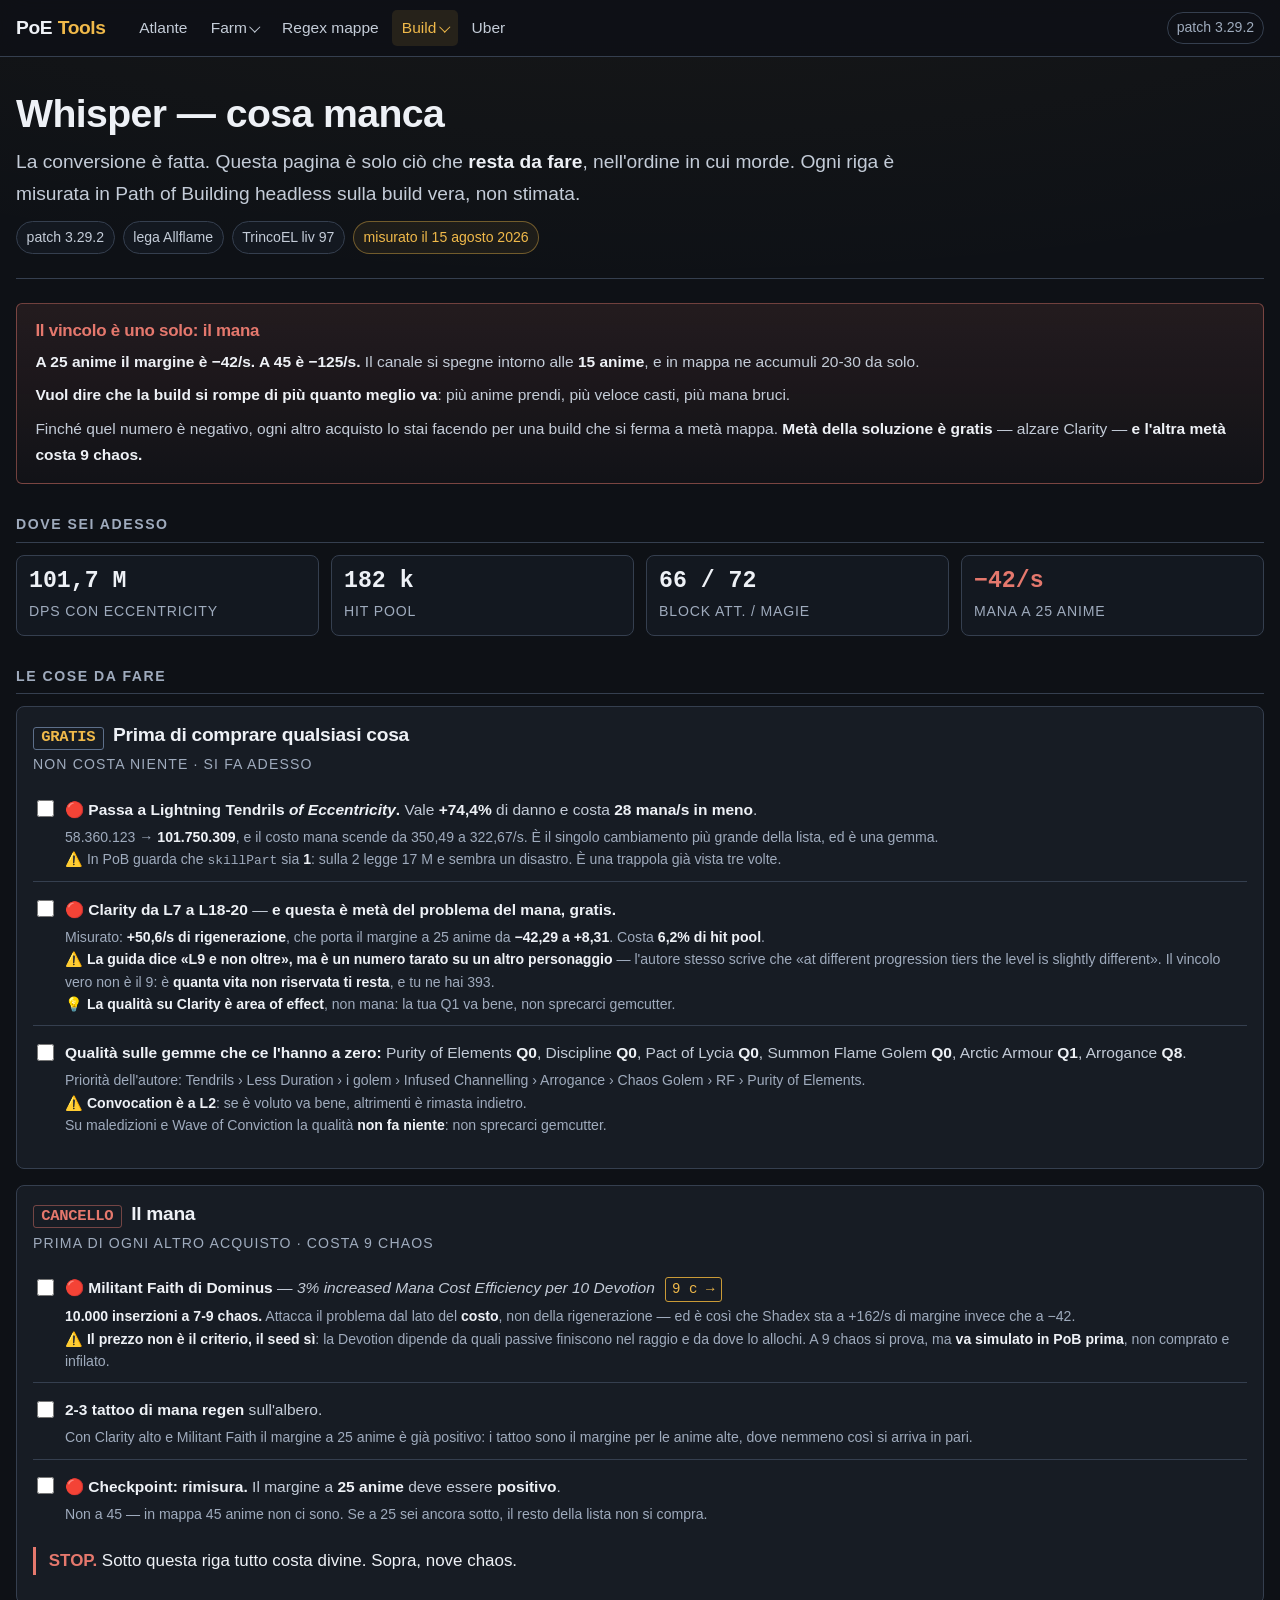
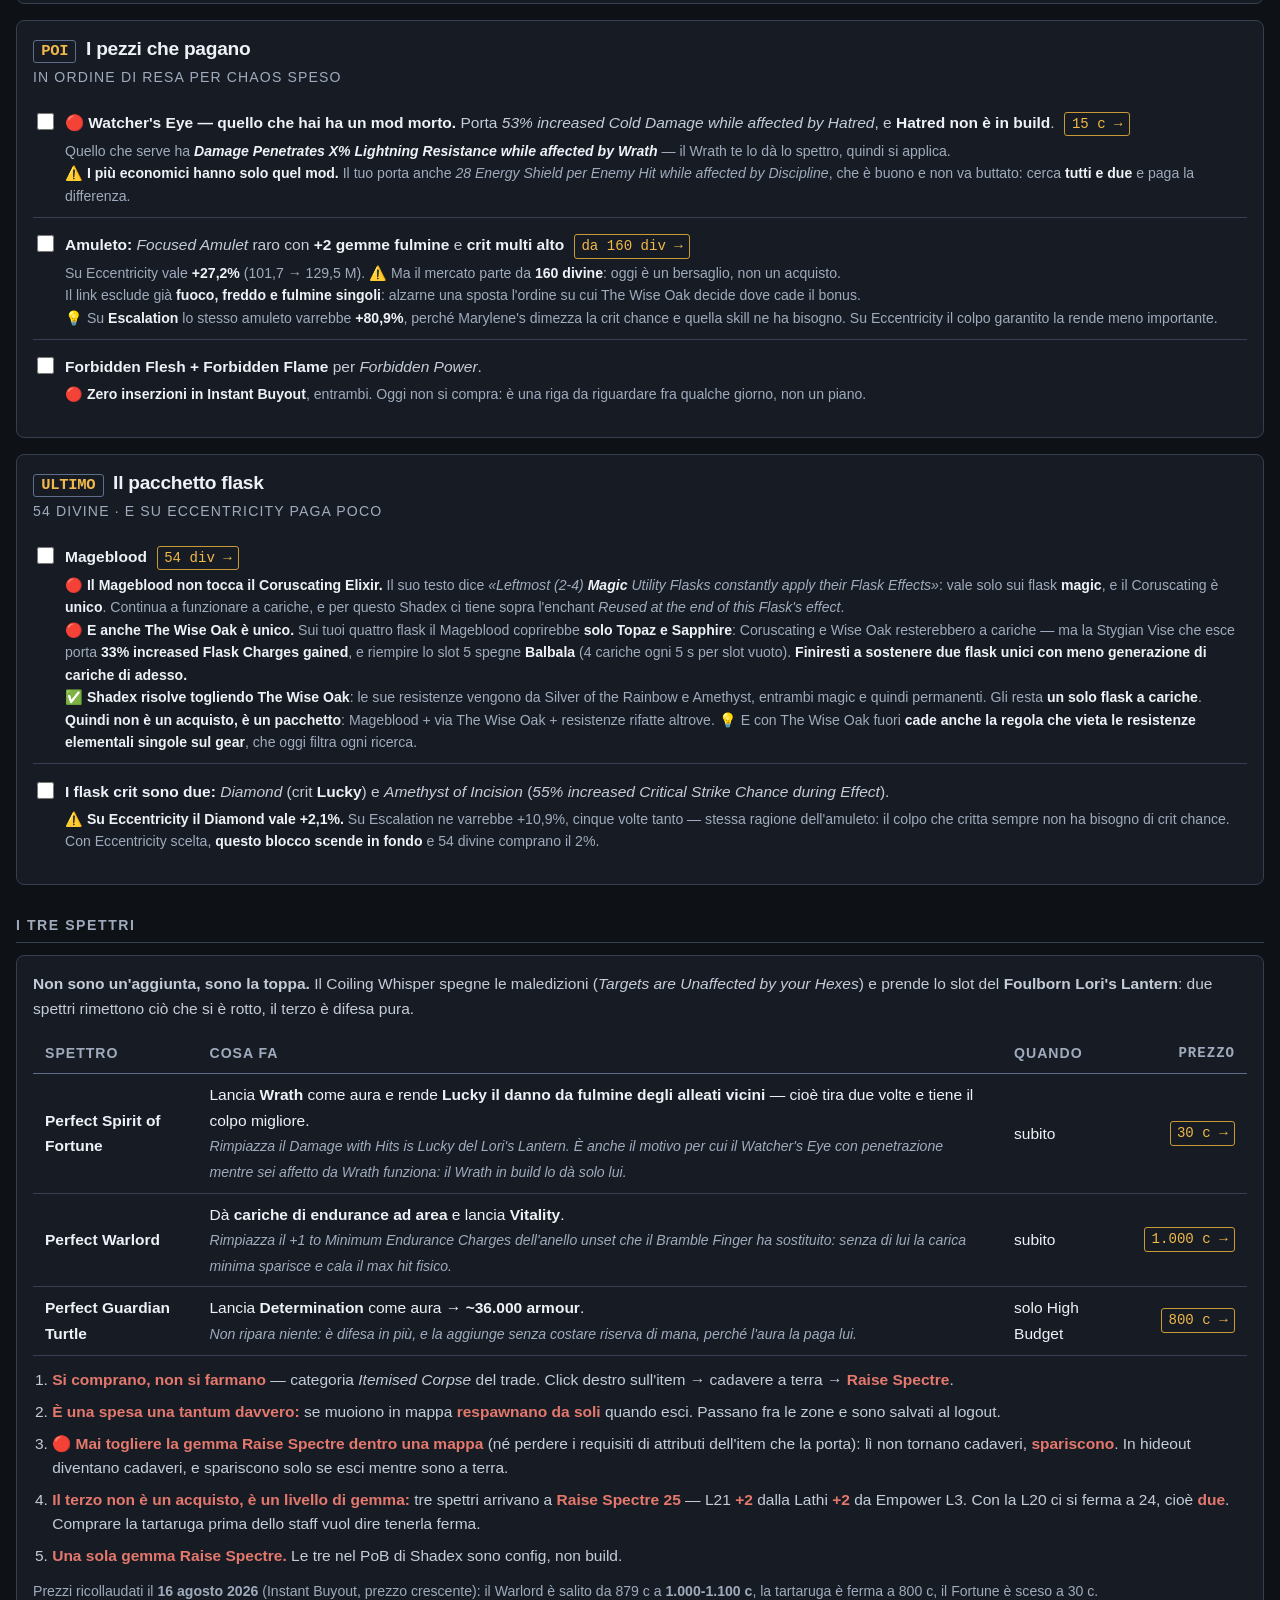
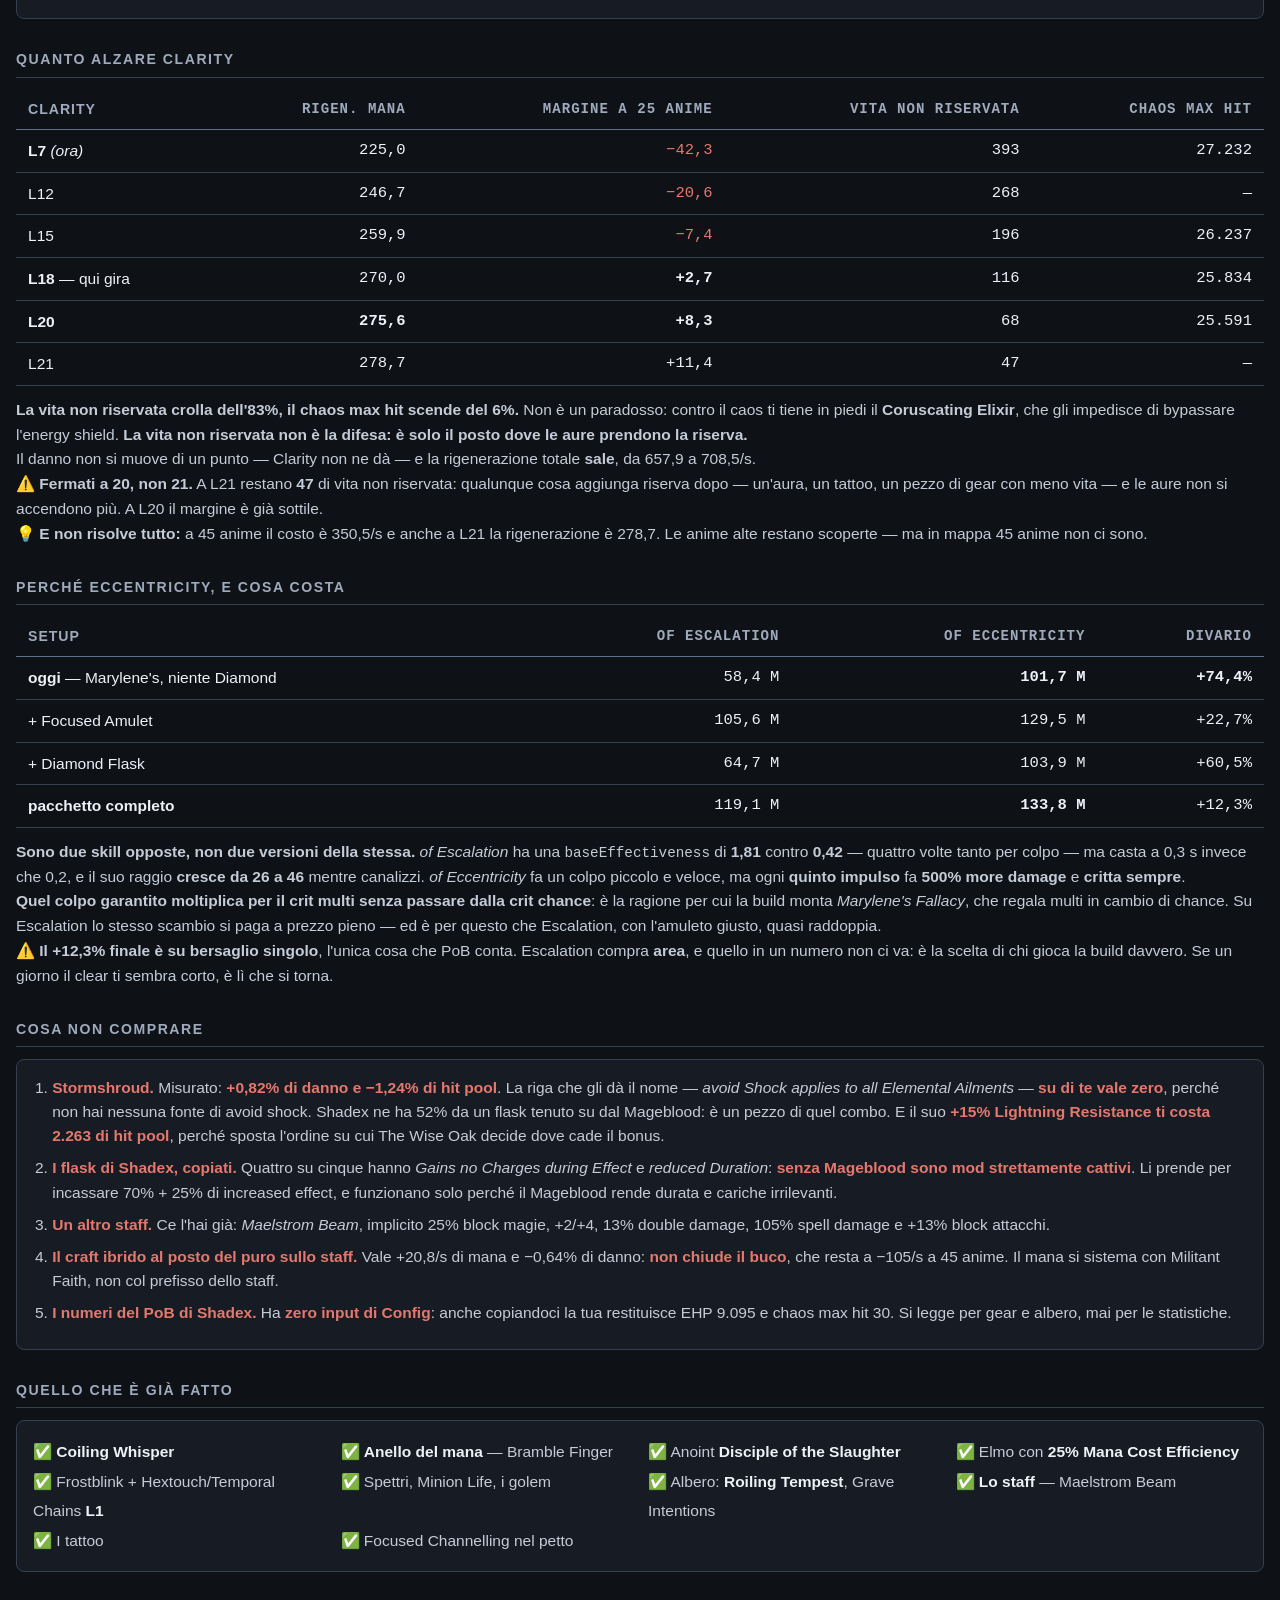
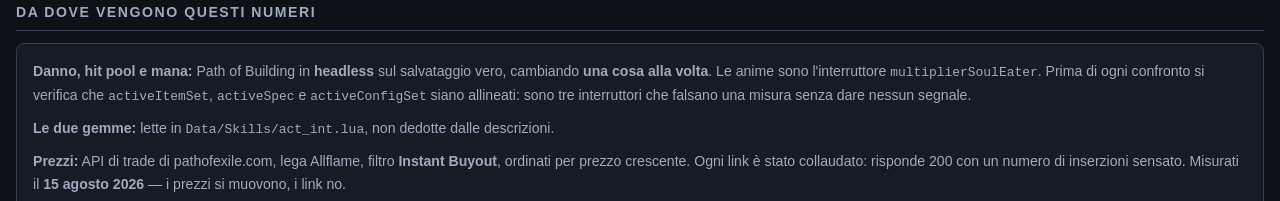
<file: whisper/index.html>
<!doctype html>
<html lang="it">
<head>
<meta charset="utf-8">
<meta name="viewport" content="width=device-width, initial-scale=1">
<title>Whisper — cosa manca</title>
<meta name="description" content="Cosa resta da fare sulla Lightning Tendrils Whisper: il vincolo di mana che blocca tutto, i pezzi che valgono davvero e quelli che sembrano upgrade e non lo sono. Ogni riga misurata in Path of Building.">
<link rel="stylesheet" href="../stile.css">
<link rel="icon" href="../favicon.svg" type="image/svg+xml">
<style>
  /* solo ciò che è davvero di questa pagina */
  .verdetto{
    background:linear-gradient(180deg,rgba(229,120,109,.10),rgba(229,120,109,.02));
    border:1px solid rgba(229,120,109,.45);border-radius:6px;
    padding:1rem 1.15rem;margin-bottom:var(--s5);
  }
  .verdetto h2{margin:0 0 .5rem;font-size:var(--t-base);color:var(--bad)}
  .verdetto p{margin:0 0 .5rem;font-size:var(--t-sm);color:var(--muted)}
  .verdetto p:last-child{margin:0}
  .verdetto b{color:var(--text)}

  .fase{margin-bottom:var(--s4)}
  .fase > h3{display:flex;align-items:baseline;gap:.6rem;font-size:var(--t-md);margin-bottom:.2rem}
  .fase > h3 .num{
    font-family:var(--mono);font-size:var(--t-sm);color:var(--gold);
    border:1px solid var(--line2);border-radius:3px;padding:.05rem .45rem;flex:none;
  }
  .fase > h3 .num.grave{color:var(--bad);border-color:rgba(229,120,109,.45)}
  .fase > .quando{font-size:var(--t-xs);color:var(--label);margin-bottom:var(--s3);
    text-transform:uppercase;letter-spacing:.08em}

  ol.passi{list-style:none;margin:0;padding:0}
  ol.passi > li{
    display:grid;grid-template-columns:1.4rem 1fr;gap:.6rem;
    padding:.6rem 0;border-bottom:1px solid var(--line);align-items:start;
  }
  ol.passi > li:last-child{border-bottom:0}
  ol.passi input[type=checkbox]{
    width:1.05rem;height:1.05rem;margin-top:.15rem;accent-color:var(--gold);cursor:pointer;
  }
  ol.passi .testo{font-size:var(--t-sm);line-height:1.6}
  ol.passi .testo b{color:var(--text)}
  ol.passi .testo em{color:var(--label);font-style:normal;font-size:var(--t-xs);display:block;margin-top:.2rem}
  li.fatto .testo{opacity:.45;text-decoration:line-through;text-decoration-color:var(--line2)}

  a.compra{
    display:inline-block;margin-left:.35rem;font-size:var(--t-xs);font-family:var(--mono);
    color:var(--gold);border:1px solid var(--gold-scuro);border-radius:3px;
    padding:0 .4rem;text-decoration:none;white-space:nowrap;
  }
  a.compra:hover{background:rgba(240,185,74,.12)}

  .stop{border-left:3px solid var(--bad);padding-left:.8rem;margin:var(--s3) 0}
  .stop b{color:var(--bad)}

  .errori li{margin-bottom:.5rem;font-size:var(--t-sm);line-height:1.55}
  .errori b{color:var(--bad)}

  .fatto-elenco{font-size:var(--t-sm);color:var(--muted);line-height:1.9;margin:0;padding:0;list-style:none;
    display:grid;grid-template-columns:repeat(auto-fill,minmax(15rem,1fr));gap:0 var(--s4)}
  .fatto-elenco b{color:var(--text)}

  .fonte{font-size:var(--t-xs);color:var(--label);line-height:1.6}
</style>
</head>
<body>

<nav class="nav">
  <div class="nav-in">
    <a class="marchio" href="../index.html">PoE <span>Tools</span></a>
    <div class="nav-link">
      <a href="../atlante/">Atlante</a>
      <button type="button" class="nav-gruppo" aria-controls="giu-farm" aria-expanded="true">Farm</button>
      <a href="../mappe/">Regex mappe</a>
      <button type="button" class="nav-gruppo attivo" aria-controls="giu-build" aria-expanded="true">Build</button>
      <a href="../uber/">Uber</a>
    </div>
    <span class="nav-patch">patch 3.29.2</span>
  </div>
  <div class="nav-giu" id="giu-farm">
    <div class="nav-giu-in">
      <a href="../strategie/">Strategie</a>
      <a href="../farming/">Prezzi</a>
      <a href="../scrying/">Scrying</a>
      <a href="../warrant/">Warrant</a>
    </div>
  </div>
  <div class="nav-giu" id="giu-build">
    <div class="nav-giu-in">
      <a href="../whisper/" aria-current="page">Whisper</a>
      <a href="../luminary/">Luminary</a>
      <a href="../spesa/">Spesa</a>
    </div>
  </div>
</nav>

<div class="wrap">

  <header class="testata">
    <h1>Whisper — cosa manca</h1>
    <p class="sub">La conversione è fatta. Questa pagina è solo ciò che <b>resta da fare</b>, nell'ordine in cui morde. Ogni riga è misurata in Path of Building headless sulla build vera, non stimata.</p>
    <div class="badges">
      <span class="badge">patch 3.29.2</span>
      <span class="badge">lega Allflame</span>
      <span class="badge">TrincoEL liv 97</span>
      <span class="badge oro">misurato il 15 agosto 2026</span>
    </div>
  </header>

  <div class="verdetto">
    <h2>Il vincolo è uno solo: il mana</h2>
    <p><b>A 25 anime il margine è −42/s. A 45 è −125/s.</b> Il canale si spegne intorno alle <b>15 anime</b>, e in mappa ne accumuli 20-30 da solo.</p>
    <p><b>Vuol dire che la build si rompe di più quanto meglio va</b>: più anime prendi, più veloce casti, più mana bruci.</p>
    <p>Finché quel numero è negativo, ogni altro acquisto lo stai facendo per una build che si ferma a metà mappa. <b>Metà della soluzione è gratis</b> — alzare Clarity — <b>e l'altra metà costa 9 chaos.</b></p>
  </div>

  <h2 class="sec">Dove sei adesso</h2>
  <div class="kpi">
    <div><b class="val">101,7 M</b><span>DPS con Eccentricity</span></div>
    <div><b class="val">182 k</b><span>hit pool</span></div>
    <div><b class="val">66 / 72</b><span>block att. / magie</span></div>
    <div><b style="color:var(--bad)">−42/s</b><span>mana a 25 anime</span></div>
  </div>

  <h2 class="sec">Le cose da fare</h2>

  <section class="fase card" style="padding:var(--s4)">
    <h3><span class="num">GRATIS</span> Prima di comprare qualsiasi cosa</h3>
    <div class="quando">Non costa niente · si fa adesso</div>
    <ol class="passi">
      <li data-p="gemma-eccentricity"><input type="checkbox"><div class="testo">🔴 <b>Passa a Lightning Tendrils <i>of Eccentricity</i>.</b> Vale <b>+74,4%</b> di danno e costa <b>28 mana/s in meno</b>.<em>58.360.123 → <b>101.750.309</b>, e il costo mana scende da 350,49 a 322,67/s. È il singolo cambiamento più grande della lista, ed è una gemma.<br>⚠️ In PoB guarda che <code>skillPart</code> sia <b>1</b>: sulla 2 legge 17 M e sembra un disastro. È una trappola già vista tre volte.</em></div></li>
      <li data-p="clarity-alto"><input type="checkbox"><div class="testo">🔴 <b>Clarity da L7 a L18-20</b> — <b>e questa è metà del problema del mana, gratis.</b><em>Misurato: <b>+50,6/s di rigenerazione</b>, che porta il margine a 25 anime da <b>−42,29 a +8,31</b>. Costa <b>6,2% di hit pool</b>.<br>⚠️ <b>La guida dice «L9 e non oltre», ma è un numero tarato su un altro personaggio</b> — l'autore stesso scrive che «at different progression tiers the level is slightly different». Il vincolo vero non è il 9: è <b>quanta vita non riservata ti resta</b>, e tu ne hai 393.<br>💡 <b>La qualità su Clarity è area of effect</b>, non mana: la tua Q1 va bene, non sprecarci gemcutter.</em></div></li>
      <li data-p="qualita-gemme"><input type="checkbox"><div class="testo"><b>Qualità sulle gemme che ce l'hanno a zero:</b> Purity of Elements <b>Q0</b>, Discipline <b>Q0</b>, Pact of Lycia <b>Q0</b>, Summon Flame Golem <b>Q0</b>, Arctic Armour <b>Q1</b>, Arrogance <b>Q8</b>.<em>Priorità dell'autore: Tendrils › Less Duration › i golem › Infused Channelling › Arrogance › Chaos Golem › RF › Purity of Elements.<br>⚠️ <b>Convocation è a L2</b>: se è voluto va bene, altrimenti è rimasta indietro.<br>Su maledizioni e Wave of Conviction la qualità <b>non fa niente</b>: non sprecarci gemcutter.</em></div></li>
    </ol>
  </section>

  <section class="fase card" style="padding:var(--s4)">
    <h3><span class="num grave">CANCELLO</span> Il mana</h3>
    <div class="quando">Prima di ogni altro acquisto · costa 9 chaos</div>
    <ol class="passi">
      <li data-p="militant-faith"><input type="checkbox"><div class="testo">🔴 <b>Militant Faith di Dominus</b> — <i>3% increased Mana Cost Efficiency per 10 Devotion</i> <a class="compra" target="_blank" rel="noopener" href="https://www.pathofexile.com/trade/search/Allflame/3q6eGRLkI5">9 c →</a><em><b>10.000 inserzioni a 7-9 chaos.</b> Attacca il problema dal lato del <b>costo</b>, non della rigenerazione — ed è così che Shadex sta a +162/s di margine invece che a −42.<br>⚠️ <b>Il prezzo non è il criterio, il seed sì</b>: la Devotion dipende da quali passive finiscono nel raggio e da dove lo allochi. A 9 chaos si prova, ma <b>va simulato in PoB prima</b>, non comprato e infilato.</em></div></li>
      <li data-p="tattoo-mana"><input type="checkbox"><div class="testo"><b>2-3 tattoo di mana regen</b> sull'albero.<em>Con Clarity alto e Militant Faith il margine a 25 anime è già positivo: i tattoo sono il margine per le anime alte, dove nemmeno così si arriva in pari.</em></div></li>
      <li data-p="checkpoint-mana"><input type="checkbox"><div class="testo">🔴 <b>Checkpoint: rimisura.</b> Il margine a <b>25 anime</b> deve essere <b>positivo</b>.<em>Non a 45 — in mappa 45 anime non ci sono. Se a 25 sei ancora sotto, il resto della lista non si compra.</em></div></li>
    </ol>
    <div class="stop"><b>STOP.</b> Sotto questa riga tutto costa divine. Sopra, nove chaos.</div>
  </section>

  <section class="fase card" style="padding:var(--s4)">
    <h3><span class="num">POI</span> I pezzi che pagano</h3>
    <div class="quando">In ordine di resa per chaos speso</div>
    <ol class="passi">
      <li data-p="watchers-eye"><input type="checkbox"><div class="testo">🔴 <b>Watcher's Eye — quello che hai ha un mod morto.</b> Porta <i>53% increased Cold Damage while affected by Hatred</i>, e <b>Hatred non è in build</b>. <a class="compra" target="_blank" rel="noopener" href="https://www.pathofexile.com/trade/search/Allflame/G6GobEGOcb">15 c →</a><em>Quello che serve ha <b><i>Damage Penetrates X% Lightning Resistance while affected by Wrath</i></b> — il Wrath te lo dà lo spettro, quindi si applica.<br>⚠️ <b>I più economici hanno solo quel mod.</b> Il tuo porta anche <i>28 Energy Shield per Enemy Hit while affected by Discipline</i>, che è buono e non va buttato: cerca <b>tutti e due</b> e paga la differenza.</em></div></li>
      <li data-p="amuleto"><input type="checkbox"><div class="testo"><b>Amuleto:</b> <i>Focused Amulet</i> raro con <b>+2 gemme fulmine</b> e <b>crit multi alto</b> <a class="compra" target="_blank" rel="noopener" href="https://www.pathofexile.com/trade/search/Allflame/q90J9byksg">da 160 div →</a><em>Su Eccentricity vale <b>+27,2%</b> (101,7 → 129,5 M). ⚠️ Ma il mercato parte da <b>160 divine</b>: oggi è un bersaglio, non un acquisto.<br>Il link esclude già <b>fuoco, freddo e fulmine singoli</b>: alzarne una sposta l'ordine su cui The Wise Oak decide dove cade il bonus.<br>💡 Su <b>Escalation</b> lo stesso amuleto varrebbe <b>+80,9%</b>, perché Marylene's dimezza la crit chance e quella skill ne ha bisogno. Su Eccentricity il colpo garantito la rende meno importante.</em></div></li>
      <li data-p="forbidden"><input type="checkbox"><div class="testo"><b>Forbidden Flesh + Forbidden Flame</b> per <i>Forbidden Power</i>.<em>🔴 <b>Zero inserzioni in Instant Buyout</b>, entrambi. Oggi non si compra: è una riga da riguardare fra qualche giorno, non un piano.</em></div></li>
    </ol>
  </section>

  <section class="fase card" style="padding:var(--s4)">
    <h3><span class="num">ULTIMO</span> Il pacchetto flask</h3>
    <div class="quando">54 divine · e su Eccentricity paga poco</div>
    <ol class="passi">
      <li data-p="mageblood"><input type="checkbox"><div class="testo"><b>Mageblood</b> <a class="compra" target="_blank" rel="noopener" href="https://www.pathofexile.com/trade/search/Allflame/zbBXkR02I4">54 div →</a><em>🔴 <b>Il Mageblood non tocca il Coruscating Elixir.</b> Il suo testo dice <i>«Leftmost (2-4) <b>Magic</b> Utility Flasks constantly apply their Flask Effects»</i>: vale solo sui flask <b>magic</b>, e il Coruscating è <b>unico</b>. Continua a funzionare a cariche, e per questo Shadex ci tiene sopra l'enchant <i>Reused at the end of this Flask's effect</i>.<br>🔴 <b>E anche The Wise Oak è unico.</b> Sui tuoi quattro flask il Mageblood coprirebbe <b>solo Topaz e Sapphire</b>: Coruscating e Wise Oak resterebbero a cariche — ma la Stygian Vise che esce porta <b>33% increased Flask Charges gained</b>, e riempire lo slot 5 spegne <b>Balbala</b> (4 cariche ogni 5 s per slot vuoto). <b>Finiresti a sostenere due flask unici con meno generazione di cariche di adesso.</b><br>✅ <b>Shadex risolve togliendo The Wise Oak</b>: le sue resistenze vengono da Silver of the Rainbow e Amethyst, entrambi magic e quindi permanenti. Gli resta <b>un solo flask a cariche</b>.<br><b>Quindi non è un acquisto, è un pacchetto</b>: Mageblood + via The Wise Oak + resistenze rifatte altrove. 💡 E con The Wise Oak fuori <b>cade anche la regola che vieta le resistenze elementali singole sul gear</b>, che oggi filtra ogni ricerca.</em></div></li>
      <li data-p="flask-crit"><input type="checkbox"><div class="testo"><b>I flask crit sono due:</b> <i>Diamond</i> (crit <b>Lucky</b>) e <i>Amethyst of Incision</i> (<i>55% increased Critical Strike Chance during Effect</i>).<em>⚠️ <b>Su Eccentricity il Diamond vale +2,1%.</b> Su Escalation ne varrebbe +10,9%, cinque volte tanto — stessa ragione dell'amuleto: il colpo che critta sempre non ha bisogno di crit chance.<br>Con Eccentricity scelta, <b>questo blocco scende in fondo</b> e 54 divine comprano il 2%.</em></div></li>
    </ol>
  </section>

  <h2 class="sec">I tre spettri</h2>
  <div class="card" style="padding:var(--s4)">
    <p style="margin:0 0 var(--s3);color:var(--muted);font-size:var(--t-sm);line-height:1.6">
      <b>Non sono un'aggiunta, sono la toppa.</b> Il Coiling Whisper spegne le maledizioni (<i>Targets are Unaffected by your Hexes</i>) e prende lo slot del <b>Foulborn Lori's Lantern</b>: due spettri rimettono ciò che si è rotto, il terzo è difesa pura.
    </p>
    <table class="tabella" style="width:100%">
      <thead><tr><th>Spettro</th><th>Cosa fa</th><th>Quando</th><th class="n">prezzo</th></tr></thead>
      <tbody>
        <tr>
          <td><b>Perfect Spirit of Fortune</b></td>
          <td>Lancia <b>Wrath</b> come aura e rende <b>Lucky il danno da fulmine degli alleati vicini</b> — cioè tira due volte e tiene il colpo migliore.<br><em style="color:var(--label);font-size:var(--t-xs)">Rimpiazza il <i>Damage with Hits is Lucky</i> del Lori's Lantern. È anche il motivo per cui il Watcher's Eye con <i>penetrazione mentre sei affetto da Wrath</i> funziona: il Wrath in build lo dà solo lui.</em></td>
          <td>subito</td>
          <td class="n"><a class="compra" target="_blank" rel="noopener" href="https://www.pathofexile.com/trade/search/Allflame/RJkYbzagh7">30 c →</a></td>
        </tr>
        <tr>
          <td><b>Perfect Warlord</b></td>
          <td>Dà <b>cariche di endurance ad area</b> e lancia <b>Vitality</b>.<br><em style="color:var(--label);font-size:var(--t-xs)">Rimpiazza il <i>+1 to Minimum Endurance Charges</i> dell'anello unset che il Bramble Finger ha sostituito: senza di lui la carica minima sparisce e cala il max hit fisico.</em></td>
          <td>subito</td>
          <td class="n"><a class="compra" target="_blank" rel="noopener" href="https://www.pathofexile.com/trade/search/Allflame/PPOl86ogiL">1.000 c →</a></td>
        </tr>
        <tr>
          <td><b>Perfect Guardian Turtle</b></td>
          <td>Lancia <b>Determination</b> come aura → <b>~36.000 armour</b>.<br><em style="color:var(--label);font-size:var(--t-xs)">Non ripara niente: è difesa in più, e la aggiunge senza costare riserva di mana, perché l'aura la paga lui.</em></td>
          <td>solo High Budget</td>
          <td class="n"><a class="compra" target="_blank" rel="noopener" href="https://www.pathofexile.com/trade/search/Allflame/zbgqvLpRi4">800 c →</a></td>
        </tr>
      </tbody>
    </table>
    <ol class="errori" style="margin:var(--s3) 0 0;padding-left:1.2rem;color:var(--muted)">
      <li><b>Si comprano, non si farmano</b> — categoria <i>Itemised Corpse</i> del trade. Click destro sull'item → cadavere a terra → <b>Raise Spectre</b>.</li>
      <li><b>È una spesa una tantum davvero:</b> se muoiono in mappa <b>respawnano da soli</b> quando esci. Passano fra le zone e sono salvati al logout.</li>
      <li>🔴 <b>Mai togliere la gemma Raise Spectre dentro una mappa</b> (né perdere i requisiti di attributi dell'item che la porta): lì non tornano cadaveri, <b>spariscono</b>. In hideout diventano cadaveri, e spariscono solo se esci mentre sono a terra.</li>
      <li><b>Il terzo non è un acquisto, è un livello di gemma:</b> tre spettri arrivano a <b>Raise Spectre 25</b> — L21 <b>+2</b> dalla Lathi <b>+2</b> da Empower L3. Con la L20 ci si ferma a 24, cioè <b>due</b>. Comprare la tartaruga prima dello staff vuol dire tenerla ferma.</li>
      <li><b>Una sola gemma Raise Spectre.</b> Le tre nel PoB di Shadex sono config, non build.</li>
    </ol>
    <p class="fonte" style="margin:var(--s3) 0 0">Prezzi ricollaudati il <b>16 agosto 2026</b> (Instant Buyout, prezzo crescente): il Warlord è salito da 879 c a <b>1.000-1.100 c</b>, la tartaruga è ferma a 800 c, il Fortune è sceso a 30 c.</p>
  </div>

  <h2 class="sec">Quanto alzare Clarity</h2>
  <table class="tabella" style="width:100%">
    <thead><tr><th>Clarity</th><th class="n">rigen. mana</th><th class="n">margine a 25 anime</th><th class="n">vita non riservata</th><th class="n">chaos max hit</th></tr></thead>
    <tbody>
      <tr><td><b>L7</b> <i>(ora)</i></td><td class="n">225,0</td><td class="n" style="color:var(--bad)">−42,3</td><td class="n">393</td><td class="n">27.232</td></tr>
      <tr><td>L12</td><td class="n">246,7</td><td class="n" style="color:var(--bad)">−20,6</td><td class="n">268</td><td class="n">—</td></tr>
      <tr><td>L15</td><td class="n">259,9</td><td class="n" style="color:var(--bad)">−7,4</td><td class="n">196</td><td class="n">26.237</td></tr>
      <tr><td><b>L18</b> — qui gira</td><td class="n">270,0</td><td class="n"><b>+2,7</b></td><td class="n">116</td><td class="n">25.834</td></tr>
      <tr><td><b>L20</b></td><td class="n"><b>275,6</b></td><td class="n"><b>+8,3</b></td><td class="n">68</td><td class="n">25.591</td></tr>
      <tr><td>L21</td><td class="n">278,7</td><td class="n">+11,4</td><td class="n">47</td><td class="n">—</td></tr>
    </tbody>
  </table>
  <p class="nota" style="margin-top:var(--s3);color:var(--muted)">
    <b>La vita non riservata crolla dell'83%, il chaos max hit scende del 6%.</b> Non è un paradosso: contro il caos ti tiene in piedi il <b>Coruscating Elixir</b>, che gli impedisce di bypassare l'energy shield. <b>La vita non riservata non è la difesa: è solo il posto dove le aure prendono la riserva.</b>
    <br>Il danno non si muove di un punto — Clarity non ne dà — e la rigenerazione totale <b>sale</b>, da 657,9 a 708,5/s.
    <br>⚠️ <b>Fermati a 20, non 21.</b> A L21 restano <b>47</b> di vita non riservata: qualunque cosa aggiunga riserva dopo — un'aura, un tattoo, un pezzo di gear con meno vita — e le aure non si accendono più. A L20 il margine è già sottile.
    <br>💡 <b>E non risolve tutto:</b> a 45 anime il costo è 350,5/s e anche a L21 la rigenerazione è 278,7. Le anime alte restano scoperte — ma in mappa 45 anime non ci sono.
  </p>

  <h2 class="sec">Perché Eccentricity, e cosa costa</h2>
  <table class="tabella" style="width:100%">
    <thead><tr><th>Setup</th><th class="n">of Escalation</th><th class="n">of Eccentricity</th><th class="n">divario</th></tr></thead>
    <tbody>
      <tr><td><b>oggi</b> — Marylene's, niente Diamond</td><td class="n">58,4 M</td><td class="n"><b>101,7 M</b></td><td class="n"><b>+74,4%</b></td></tr>
      <tr><td>+ Focused Amulet</td><td class="n">105,6 M</td><td class="n">129,5 M</td><td class="n">+22,7%</td></tr>
      <tr><td>+ Diamond Flask</td><td class="n">64,7 M</td><td class="n">103,9 M</td><td class="n">+60,5%</td></tr>
      <tr><td><b>pacchetto completo</b></td><td class="n">119,1 M</td><td class="n"><b>133,8 M</b></td><td class="n">+12,3%</td></tr>
    </tbody>
  </table>
  <p class="nota" style="margin-top:var(--s3);color:var(--muted)">
    <b>Sono due skill opposte, non due versioni della stessa.</b> <i>of Escalation</i> ha una <code>baseEffectiveness</code> di <b>1,81</b> contro <b>0,42</b> — quattro volte tanto per colpo — ma casta a 0,3 s invece che 0,2, e il suo raggio <b>cresce da 26 a 46</b> mentre canalizzi. <i>of Eccentricity</i> fa un colpo piccolo e veloce, ma ogni <b>quinto impulso</b> fa <b>500% more damage</b> e <b>critta sempre</b>.
    <br><b>Quel colpo garantito moltiplica per il crit multi senza passare dalla crit chance</b>: è la ragione per cui la build monta <i>Marylene's Fallacy</i>, che regala multi in cambio di chance. Su Escalation lo stesso scambio si paga a prezzo pieno — ed è per questo che Escalation, con l'amuleto giusto, quasi raddoppia.
    <br>⚠️ <b>Il +12,3% finale è su bersaglio singolo</b>, l'unica cosa che PoB conta. Escalation compra <b>area</b>, e quello in un numero non ci va: è la scelta di chi gioca la build davvero. Se un giorno il clear ti sembra corto, è lì che si torna.
  </p>

  <h2 class="sec">Cosa non comprare</h2>
  <div class="card" style="padding:var(--s4)">
    <ol class="errori" style="margin:0;padding-left:1.2rem;color:var(--muted)">
      <li><b>Stormshroud.</b> Misurato: <b>+0,82% di danno e −1,24% di hit pool</b>. La riga che gli dà il nome — <i>avoid Shock applies to all Elemental Ailments</i> — <b>su di te vale zero</b>, perché non hai nessuna fonte di avoid shock. Shadex ne ha 52% da un flask tenuto su dal Mageblood: è un pezzo di quel combo. E il suo <b>+15% Lightning Resistance ti costa 2.263 di hit pool</b>, perché sposta l'ordine su cui The Wise Oak decide dove cade il bonus.</li>
      <li><b>I flask di Shadex, copiati.</b> Quattro su cinque hanno <i>Gains no Charges during Effect</i> e <i>reduced Duration</i>: <b>senza Mageblood sono mod strettamente cattivi</b>. Li prende per incassare 70% + 25% di increased effect, e funzionano solo perché il Mageblood rende durata e cariche irrilevanti.</li>
      <li><b>Un altro staff.</b> Ce l'hai già: <i>Maelstrom Beam</i>, implicito 25% block magie, +2/+4, 13% double damage, 105% spell damage e +13% block attacchi.</li>
      <li><b>Il craft ibrido al posto del puro sullo staff.</b> Vale +20,8/s di mana e −0,64% di danno: <b>non chiude il buco</b>, che resta a −105/s a 45 anime. Il mana si sistema con Militant Faith, non col prefisso dello staff.</li>
      <li><b>I numeri del PoB di Shadex.</b> Ha <b>zero input di Config</b>: anche copiandoci la tua restituisce EHP 9.095 e chaos max hit 30. Si legge per gear e albero, mai per le statistiche.</li>
    </ol>
  </div>

  <h2 class="sec">Quello che è già fatto</h2>
  <div class="card" style="padding:var(--s4)">
    <ul class="fatto-elenco">
      <li>✅ <b>Coiling Whisper</b></li>
      <li>✅ <b>Anello del mana</b> — Bramble Finger</li>
      <li>✅ Anoint <b>Disciple of the Slaughter</b></li>
      <li>✅ Elmo con <b>25% Mana Cost Efficiency</b></li>
      <li>✅ Frostblink + Hextouch/Temporal Chains <b>L1</b></li>
      <li>✅ Spettri, Minion Life, i golem</li>
      <li>✅ Albero: <b>Roiling Tempest</b>, Grave Intentions</li>
      <li>✅ <b>Lo staff</b> — Maelstrom Beam</li>
      <li>✅ I tattoo</li>
      <li>✅ Focused Channelling nel petto</li>
    </ul>
  </div>

  <h2 class="sec">Da dove vengono questi numeri</h2>
  <div class="card" style="padding:var(--s4)">
    <p class="fonte" style="margin:0 0 .6rem">
      <b>Danno, hit pool e mana:</b> Path of Building in <b>headless</b> sul salvataggio vero, cambiando <b>una cosa alla volta</b>. Le anime sono l'interruttore <code>multiplierSoulEater</code>. Prima di ogni confronto si verifica che <code>activeItemSet</code>, <code>activeSpec</code> e <code>activeConfigSet</code> siano allineati: sono tre interruttori che falsano una misura senza dare nessun segnale.
    </p>
    <p class="fonte" style="margin:0 0 .6rem">
      <b>Le due gemme:</b> lette in <code>Data/Skills/act_int.lua</code>, non dedotte dalle descrizioni.
    </p>
    <p class="fonte" style="margin:0">
      <b>Prezzi:</b> API di trade di pathofexile.com, lega Allflame, filtro <b>Instant Buyout</b>, ordinati per prezzo crescente. Ogni link è stato collaudato: risponde 200 con un numero di inserzioni sensato. Misurati il <b>15 agosto 2026</b> — i prezzi si muovono, i link no.
    </p>
  </div>

</div>
<script>
// Segnaposto dei passi fatti, in locale. Nessuna rete, nessuna dipendenza.
// La chiave e' l'id del passo (data-p), non la sua posizione: cosi' aggiungere
// un passo in mezzo non sposta le spunte di tutti quelli dopo.
(function(){
  var CHIAVE='whisper-cosa-manca';
  var stato={};
  try{ stato=JSON.parse(localStorage.getItem(CHIAVE)||'{}'); }catch(e){ stato={}; }
  document.querySelectorAll('ol.passi > li[data-p]').forEach(function(li){
    var c=li.querySelector('input[type=checkbox]'), id=li.dataset.p;
    if(!c) return;
    if(stato[id]){ c.checked=true; li.classList.add('fatto'); }
    c.addEventListener('change',function(){
      li.classList.toggle('fatto',c.checked);
      stato[id]=c.checked;
      try{ localStorage.setItem(CHIAVE,JSON.stringify(stato)); }catch(e){}
    });
  });
})();
</script>
<script src="../menu.js" defer></script>
</body>
</html>
</file>
<file: stile.css>
/* ===========================================================================
   PoE Tools — sistema di design condiviso
   Un solo file per tutte le pagine: token, tipografia, header, componenti.
   Le pagine aggiungono solo ciò che è davvero specifico (la mappa dell'atlante,
   la griglia del gear, l'albero passivo).
   File locale, non un CDN: la regola "zero dipendenze esterne" resta rispettata.
   =========================================================================== */

/* ---------- Token ---------- */
:root{
  /* superfici, dal fondo verso l'alto */
  --bg:        #0e1116;
  --bg-alt:    #12161d;
  --panel:     #171c24;
  --panel2:    #131820;
  --panel-alto:#1d232d;
  /* alzati l'11 agosto: a #262d39 e #384354 i bordi stavano a 1,7:1 sul
     pannello, sotto il 3:1 che WCAG chiede ai componenti non testuali. */
  --line:      #353f4f;
  --line2:     #5d6f8a;

  /* testo */
  /* contrasti misurati sulla superficie piu' chiara (--panel-alto #1d232d),
     cosi' passano su tutte le altre. Prima: label 3,86:1, sotto la soglia AA
     di 4,5. Ora label 4,54 e muted 7,05, cioe' AAA sul corpo del testo. */
  --text:  #eef1f6;
  --muted: #c4ccd8;
  --label: #9fabbd;

  /* accento e semantica */
  --gold:      #f0b94a;
  --gold-scuro:#c99a37;
  --good:      #5fd3a0;
  --bad:       #e5786d;
  --warn:      #e0a33f;

  /* rarità degli item di PoE */
  --normal:#c8c8c8;
  --magic: #8888ff;
  --rare:  #ffff77;
  --unique:#af6025;
  --uni:   #af6025; /* alias storico */

  /* tipografia */
  --font: ui-sans-serif, -apple-system, BlinkMacSystemFont, "Segoe UI", Roboto,
          "Helvetica Neue", Arial, sans-serif;
  --mono: ui-monospace, "SF Mono", "Source Code Pro", Menlo, Consolas, monospace;

  /* scala tipografica */
  /* base a 1rem, chiesta l'11 agosto: il sito era illeggibile. Gli scalini
     sotto e sopra sono stati alzati in proporzione (x1,14) per non rompere
     i rapporti. */
  --t-xs:  .88rem;
  --t-sm:  .97rem;
  --t-base:1.06rem;
  --t-md:  1.2rem;
  --t-lg:  1.45rem;
  --t-xl:  1.85rem;
  --t-2xl: 2.45rem;

  /* spaziatura */
  --s1:.25rem; --s2:.5rem; --s3:.75rem; --s4:1rem;
  --s5:1.5rem; --s6:2rem;  --s7:3rem;   --s8:4rem;

  /* forma */
  --r-sm:5px; --r:8px; --r-lg:12px; --r-full:999px;
  --ombra:    0 1px 2px rgba(0,0,0,.4);
  --ombra-alta:0 8px 28px rgba(0,0,0,.45);
  --nav-h:3.5rem;
  --sezioni-h:2.85rem;

  /* larghezza della colonna: barra e contenuto la condividono, così restano
     allineati e nessuna pagina puo' andare per conto suo */
  --colonna:84rem;
}

/* ---------- Reset ---------- */
*{box-sizing:border-box}
html{-webkit-text-size-adjust:100%}
body{
  margin:0;
  background:var(--bg);
  color:var(--text);
  font:var(--t-base)/1.65 var(--font);
  /* NIENTE -webkit-font-smoothing:antialiased. Su fondo scuro assottiglia il
     testo chiaro e lo rende slavato: e' la causa principale del «font troppo
     sottile» segnalato l'11 agosto. Il rendering di sistema e' piu' pieno. */
  /* alone caldo appena percettibile, richiama la pergamena dell'atlante */
  background-image:radial-gradient(120rem 40rem at 50% -10rem, rgba(240,185,74,.05), transparent 70%);
  background-repeat:no-repeat;
}
img{max-width:100%}
a{color:var(--gold);text-decoration:none}
a:hover{text-decoration:underline}
/* i link dentro al testo corrente sono sottolineati: il colore da solo non
   basta a distinguerli (WCAG 1.4.1, uso del colore). Barra, schede e pulsanti
   restano puliti perche' il contesto li rende gia' riconoscibili. */
p a, li a, td a, .nota a{text-decoration:underline;text-underline-offset:.18em}
h1,h2,h3{margin:0;line-height:1.25;letter-spacing:-.015em;font-weight:650}
p{margin:0}
table{border-collapse:collapse;width:100%}
code{font-family:var(--mono);font-size:.92em}

/* ---------- Impaginazione ---------- */
.wrap{max-width:var(--colonna);margin:0 auto;padding:0 var(--s4)}
/* Nessuna pagina cambia questa larghezza: prima ognuna aveva la sua (62, 76,
   96rem) e passando da una all'altra il contenuto saltava. */

/* ---------- Header condiviso ---------- */
.nav{
  position:sticky;top:0;z-index:50;
  background:rgba(14,17,22,.88);
  backdrop-filter:saturate(1.6) blur(12px);
  border-bottom:1px solid var(--line);
}
.nav-in{
  max-width:var(--colonna);margin:0 auto;padding:0 var(--s4);
  height:var(--nav-h);display:flex;align-items:center;gap:var(--s5);
}
.marchio{
  display:flex;align-items:baseline;gap:.35rem;
  font-size:var(--t-md);font-weight:700;letter-spacing:-.02em;
  color:var(--text);white-space:nowrap;
}
.marchio:hover{text-decoration:none}
.marchio span{color:var(--gold)}
.nav-link{
  display:flex;gap:var(--s1);overflow-x:auto;scrollbar-width:none;
  margin-right:auto;
}
.nav-link::-webkit-scrollbar{display:none}
.nav-link a{
  padding:.35rem .6rem;border-radius:var(--r-sm);
  font-size:var(--t-sm);color:var(--muted);white-space:nowrap;
  transition:color .12s, background .12s;
}
.nav-link a:hover{color:var(--text);background:var(--panel);text-decoration:none}
.nav-link a[aria-current="page"]{color:var(--gold);background:rgba(240,185,74,.1)}
.nav-patch{
  font-size:var(--t-xs);color:var(--label);white-space:nowrap;
  padding:.2rem .55rem;border:1px solid var(--line);border-radius:var(--r-full);
}

/* .nav-gruppo — una voce di barra che non e' una pagina ma un contenitore.
   E' un <button> e non un <a> perche' non porta da nessuna parte: dargli un
   href finto lo renderebbe un link morto per chi naviga da tastiera.

   🔴 Il pannello sta **fuori da `.nav-link`**, che ha `overflow-x:auto` per
   scorrere su schermo stretto: dentro, un pannello posizionato verrebbe
   tagliato dal contenitore che scorre — e non e' un difetto che si vede sul
   desktop, dove la barra non scorre mai. Fuori, il contenitore posizionante e'
   `.nav` (che `position:sticky` rende tale) e non c'e' niente che ritagli. */
.nav-gruppo{
  font-family:inherit;background:transparent;border:0;cursor:pointer;
  display:flex;align-items:center;gap:.28rem;
  padding:.35rem .6rem;border-radius:var(--r-sm);
  font-size:var(--t-sm);color:var(--muted);white-space:nowrap;
  transition:color .12s, background .12s;
}
.nav-gruppo:hover{color:var(--text);background:var(--panel)}
/* `.attivo` = la pagina aperta sta **dentro** questo gruppo. Senza, chi e' su
   Whisper o Luminary non ha in barra nessun segno di dove si trova: il gruppo
   chiuso nasconde proprio la voce che glielo direbbe. */
.nav-gruppo[aria-expanded="true"],.nav-gruppo.attivo{color:var(--gold);background:rgba(240,185,74,.1)}
/* La freccia e' disegnata, non un carattere: un glifo dipende dal font e
   sullo Steam Deck non e' lo stesso di qui. */
.nav-gruppo::after{
  content:"";width:.42em;height:.42em;margin-top:-.18em;
  border-right:1.6px solid currentColor;border-bottom:1.6px solid currentColor;
  transform:rotate(45deg);transition:transform .14s;
}
.nav-gruppo[aria-expanded="true"]::after{transform:rotate(-135deg);margin-top:.14em}

/* Un riquadro ancorato al pulsante, non una fascia a tutta larghezza.
   ⚠️ `left` lo scrive `menu.js` all'apertura e non il CSS: il pulsante si
   sposta col contenuto della barra, che su schermo stretto **scorre in
   orizzontale**, quindi la sua ascissa non e' una costante. */
.nav-giu{
  position:absolute;top:calc(100% + 4px);left:0;
  min-width:9.5rem;padding:.3rem;
  background:rgba(20,24,31,.98);
  backdrop-filter:saturate(1.6) blur(12px);
  border:1px solid var(--line);border-radius:var(--r);
  box-shadow:0 10px 26px rgba(0,0,0,.5);
}
.nav-giu[hidden]{display:none}
.nav-giu-in{display:flex;flex-direction:column;gap:1px}
.nav-giu-in a{
  padding:.4rem .65rem;border-radius:var(--r-sm);
  font-size:var(--t-sm);color:var(--muted);white-space:nowrap;
}
.nav-giu-in a:hover{color:var(--text);background:var(--panel);text-decoration:none}
.nav-giu-in a[aria-current="page"]{color:var(--gold);background:rgba(240,185,74,.1)}
@media(max-width:720px){
  .nav-in{gap:var(--s3)}
  .nav-patch{display:none}
}

/* .sezioni — menu delle sezioni della pagina, incollato sotto la barra
   principale. Sta qui e non dentro una pagina perche' e' un componente:
   qualunque pagina lunga ne ha bisogno, e /farming/ e' solo la prima.

   Sta **fuori** da `.wrap`, come `.nav` e per la stessa ragione: dentro, il
   fondo e il bordo si fermerebbero alla colonna di testo invece di attraversare
   lo schermo, e scorrendo si vedrebbe il contenuto passare ai lati.

   ⚠️ Il `top` non e' un numero scritto a mano ma `--nav-h` piu' il bordo da 1px
   della barra sopra. Scritto a mano, il giorno che la barra cambia altezza
   resta una fessura da cui passa il testo — e non e' un difetto che si nota
   guardando la pagina ferma. */
.sezioni{
  position:sticky;top:calc(var(--nav-h) + 1px);z-index:49;
  background:rgba(14,17,22,.92);
  backdrop-filter:saturate(1.6) blur(12px);
  border-bottom:1px solid var(--line);
}
.sezioni-in{
  max-width:var(--colonna);margin:0 auto;padding:0 var(--s4);
  height:var(--sezioni-h);display:flex;align-items:center;gap:var(--s1);
  overflow-x:auto;scrollbar-width:none;
}
.sezioni-in::-webkit-scrollbar{display:none}
.sezioni-in a{
  padding:.3rem .55rem;border-radius:var(--r-sm);
  font-size:var(--t-xs);color:var(--label);white-space:nowrap;
  transition:color .12s, background .12s;
}
.sezioni-in a:hover{color:var(--text);background:var(--panel);text-decoration:none}
.sezioni-in a[aria-current="true"]{color:var(--gold);background:rgba(240,185,74,.1)}

/* 🔴 Senza questo il titolo di sezione finisce **sotto** le due barre e si
   atterra a meta' del paragrafo precedente: e' il difetto classico di
   un'ancora con una testata fissa. Vale per gli elementi che il menu prende di
   mira, non per ogni `id` della pagina. */
.wrap section[id],.wrap [id].sec{scroll-margin-top:calc(var(--nav-h) + var(--sezioni-h) + 2px)}

/* Lo scorrimento morbido solo dove il menu c'e' davvero. Il blocco
   prefers-reduced-motion in fondo lo riporta a `auto` per chi lo chiede. */
html:has(.sezioni){scroll-behavior:smooth}

/* ---------- Intestazione di pagina ---------- */
.testata{padding:var(--s6) 0 var(--s5);border-bottom:1px solid var(--line);margin-bottom:var(--s5)}
.testata h1{font-size:var(--t-2xl);margin-bottom:var(--s2)}
.testata .sub{color:var(--muted);font-size:var(--t-md);max-width:56rem}
.testata .sub b{color:var(--text);font-weight:600}
@media(max-width:720px){ .testata h1{font-size:var(--t-xl)} }

/* riga di badge sotto il titolo: fonte, data, conteggi */
.badges{display:flex;gap:var(--s2);flex-wrap:wrap;margin-top:var(--s3)}
.badge{
  font-size:var(--t-xs);color:var(--muted);
  padding:.22rem .6rem;border:1px solid var(--line);border-radius:var(--r-full);
  background:var(--panel2);
}
.badge b{color:var(--text);font-weight:600}
.badge.oro{border-color:rgba(240,185,74,.4);color:var(--gold);background:rgba(240,185,74,.07)}

/* ---------- Titolo di sezione ---------- */
.sec{
  font-size:var(--t-xs);text-transform:uppercase;letter-spacing:.11em;
  color:var(--label);font-weight:600;
  margin:var(--s6) 0 var(--s3);padding-bottom:var(--s2);
  border-bottom:1px solid var(--line);
}

/* ---------- Superfici ---------- */
.card{
  background:var(--panel);border:1px solid var(--line);border-radius:var(--r);
  padding:var(--s4);
}
a.card{display:block;color:inherit;transition:border-color .15s, transform .15s, box-shadow .15s}
a.card:hover{border-color:var(--line2);transform:translateY(-1px);box-shadow:var(--ombra-alta);text-decoration:none}
a.card:hover h3{color:var(--gold)}

/* ---------- Nota / avviso ---------- */
.avviso{
  background:linear-gradient(180deg, rgba(240,185,74,.07), rgba(240,185,74,.03));
  border:1px solid rgba(240,185,74,.28);border-left:3px solid var(--gold);
  border-radius:var(--r);padding:var(--s3) var(--s4);margin:var(--s4) 0;
  font-size:var(--t-base);color:var(--muted);
}
.avviso b{color:var(--text)}

/* ---------- Controlli ---------- */
button, .btn, select, input[type=search], input[type=text]{
  font:inherit;font-size:var(--t-sm);
  padding:.38rem .7rem;border-radius:var(--r-sm);
  background:var(--panel-alto);color:var(--text);border:1px solid var(--line2);
  transition:border-color .12s, color .12s, background .12s;
}
button, .btn{cursor:pointer}
button:hover, .btn:hover{border-color:var(--gold);color:var(--gold);text-decoration:none}
button.on, .btn.on{background:var(--gold);color:#1a1407;border-color:var(--gold);font-weight:650}
button.on:hover, .btn.on:hover{color:#1a1407}
/* messa piena e piu' spessa l'11 agosto: al 50% di alfa l'anello di focus
   stava sotto il 3:1 che WCAG chiede agli indicatori. */
input:focus, select:focus, button:focus-visible, a:focus-visible,
[tabindex]:focus-visible{outline:3px solid var(--gold);outline-offset:2px;border-radius:2px}
::placeholder{color:var(--label)}

.barra{display:flex;gap:var(--s2);flex-wrap:wrap;align-items:center;margin-bottom:var(--s3)}

/* ---------- Tabelle ---------- */
.tabella{font-size:var(--t-sm)}
.tabella th{
  text-align:left;font-weight:600;font-size:var(--t-xs);
  text-transform:uppercase;letter-spacing:.07em;color:var(--label);
  padding:var(--s2) var(--s3);border-bottom:1px solid var(--line2);white-space:nowrap;
}
.tabella td{padding:var(--s2) var(--s3);border-bottom:1px solid var(--line)}
.tabella tbody tr{transition:background .1s}
.tabella tbody tr:hover{background:var(--panel2)}
.tabella .n{text-align:right;font-family:var(--mono);font-variant-numeric:tabular-nums}
.tabella .val{color:var(--good)}

/* ---------- Riquadro numerico ---------- */
.kpi{display:grid;grid-template-columns:repeat(auto-fit,minmax(9rem,1fr));gap:var(--s3)}
.kpi > div{
  background:var(--panel2);border:1px solid var(--line);border-radius:var(--r);
  padding:var(--s3);
}
.kpi b{display:block;font-size:var(--t-lg);font-family:var(--mono);font-variant-numeric:tabular-nums;line-height:1.2}
.kpi span{
  display:block;margin-top:var(--s1);
  font-size:var(--t-xs);color:var(--label);text-transform:uppercase;letter-spacing:.06em;
}

/* ---------- Pillola di rarità ---------- */
.tag{
  font-size:var(--t-xs);font-weight:600;padding:.05rem .4rem;border-radius:var(--r-sm);
  background:var(--unique);color:#1a1008;margin-left:var(--s1);
}

/* ---------- Piè di pagina ---------- */
.pie{
  margin-top:var(--s8);padding:var(--s5) 0;border-top:1px solid var(--line);
  color:var(--label);font-size:var(--t-sm);
}
.pie a{color:var(--muted)}

/* ---------- Utilità ---------- */
.muto{color:var(--muted)}
.num{font-family:var(--mono);font-variant-numeric:tabular-nums}
@media(max-width:720px){
  .scorri-x{overflow-x:auto;-webkit-overflow-scrolling:touch}
}

/* ---------- Accessibilità ---------- */
/* Chi ha chiesto meno animazioni non deve subirle: transizioni e trasformazioni
   si spengono, il resto della pagina resta identico. */
@media (prefers-reduced-motion: reduce){
  *,*::before,*::after{
    animation-duration:.01ms!important;animation-iteration-count:1!important;
    transition-duration:.01ms!important;scroll-behavior:auto!important;
  }
  a.card:hover{transform:none}
}


/* ---------- Leggibilità ---------- */
/* Il testo chiaro su fondo scuro ha bisogno di piu' peso, non solo di piu'
   contrasto: a 400 su #0e1116 le aste sottili spariscono. */
body{font-weight:420}
b,strong{font-weight:700}
.nota{font-size:var(--t-sm);line-height:1.6}
.lim{font-weight:420}

/* .frammento — stringa da copiare (regex, comandi). Sta qui e non nella pagina
   perche' e' un componente: serve a chiunque debba far copiare qualcosa.
   Si chiamava .rx e collideva col riquadro di output di /mappe/, che usa gia'
   quel nome: la regola globale gli imponeva display:grid. */
.frammento{display:grid;gap:.3rem;margin:var(--s3) 0 0}
.frammento .riga{display:grid;grid-template-columns:1fr auto;gap:.5rem;align-items:center}
.frammento code{font-family:var(--mono);font-size:var(--t-xs);color:var(--text);word-break:break-all;
         background:rgba(255,255,255,.04);border:1px solid var(--line);border-radius:4px;padding:.4rem .5rem}
.frammento .et{display:block;font-size:var(--t-xs);color:var(--muted);margin-top:.35rem}
.frammento button{font-family:inherit;font-size:var(--t-xs);color:var(--gold);background:transparent;
           border:1px solid var(--line);border-radius:4px;padding:.35rem .55rem;cursor:pointer;white-space:nowrap}
.frammento button:hover{filter:brightness(1.2)}

/* .rx-cella — una regex dentro una cella di tabella, col suo pulsante copia.
   Nasce dalla scheda Nightmare, dove le regex stavano in un blocco separato
   sotto la tabella degli scaglioni: due liste identiche da leggere in parallelo,
   e ogni etichetta ripetuta due volte. Ogni scaglione **e'** la sua regex, e la
   sua riga e' il posto dove sta. */
.rx-cella{display:flex;gap:.4rem;align-items:center;justify-content:flex-end}
.rx-cella code{font-family:var(--mono);font-size:var(--t-xs);color:var(--text);
        background:rgba(255,255,255,.04);border:1px solid var(--line);
        border-radius:4px;padding:.25rem .4rem;white-space:nowrap}
.rx-cella button{font-family:inherit;font-size:var(--t-xs);color:var(--gold);
        background:transparent;border:1px solid var(--line);border-radius:4px;
        padding:.25rem .45rem;cursor:pointer;white-space:nowrap}
.rx-cella button:hover{filter:brightness(1.2)}

/* .passi — passaggi numerati. Componente: serve a chiunque spieghi una procedura. */
ol.passi{margin:0 0 var(--s4);padding-left:1.4rem;font-size:var(--t-sm);line-height:1.62;color:var(--muted)}
ol.passi li{margin-bottom:.35rem}
ol.passi li b{color:var(--text)}
ol.passi::marker,ol.passi li::marker{color:var(--gold);font-weight:700}

/* .dettaglio — accordion. Nato in /strategie/, ora serve anche a /uber/, quindi
   il suo posto e' qui. Fatto con <details> e non con JS: senza script la pagina
   resta apribile. La riga e' gold pieno come un pulsante perche' da chiusa e'
   l'unica cosa cliccabile del riquadro che la contiene. Il padding orizzontale
   e' quello delle schede di /strategie/: chi la mette dentro un contenitore gia'
   spaziato lo riscrive. */
.dettaglio > summary{list-style:none;cursor:pointer;padding:var(--s3) var(--s6);
                     font-size:var(--t-xs);text-transform:uppercase;letter-spacing:.09em;
                     background:var(--gold);color:#161310;font-weight:600;
                     display:flex;align-items:center;gap:var(--s2)}
.dettaglio > summary::-webkit-details-marker{display:none}
.dettaglio > summary::before{content:"\25b8";font-size:.9em;transition:transform .12s}
.dettaglio[open] > summary::before{transform:rotate(90deg)}
.dettaglio > summary:hover{filter:brightness(1.1)}

/* .comandi — la coppia apri/chiudi tutti che governa gli accordion di una pagina. */
.comandi{display:flex;gap:var(--s2);margin-top:var(--s4)}
.comandi button{background:transparent;border:1px solid var(--line);color:var(--gold);
                border-radius:var(--r-full);padding:.2rem .7rem;font-size:var(--t-xs);
                cursor:pointer;font-family:inherit}
.comandi button:hover{border-color:var(--gold);color:var(--gold)}
</file>
